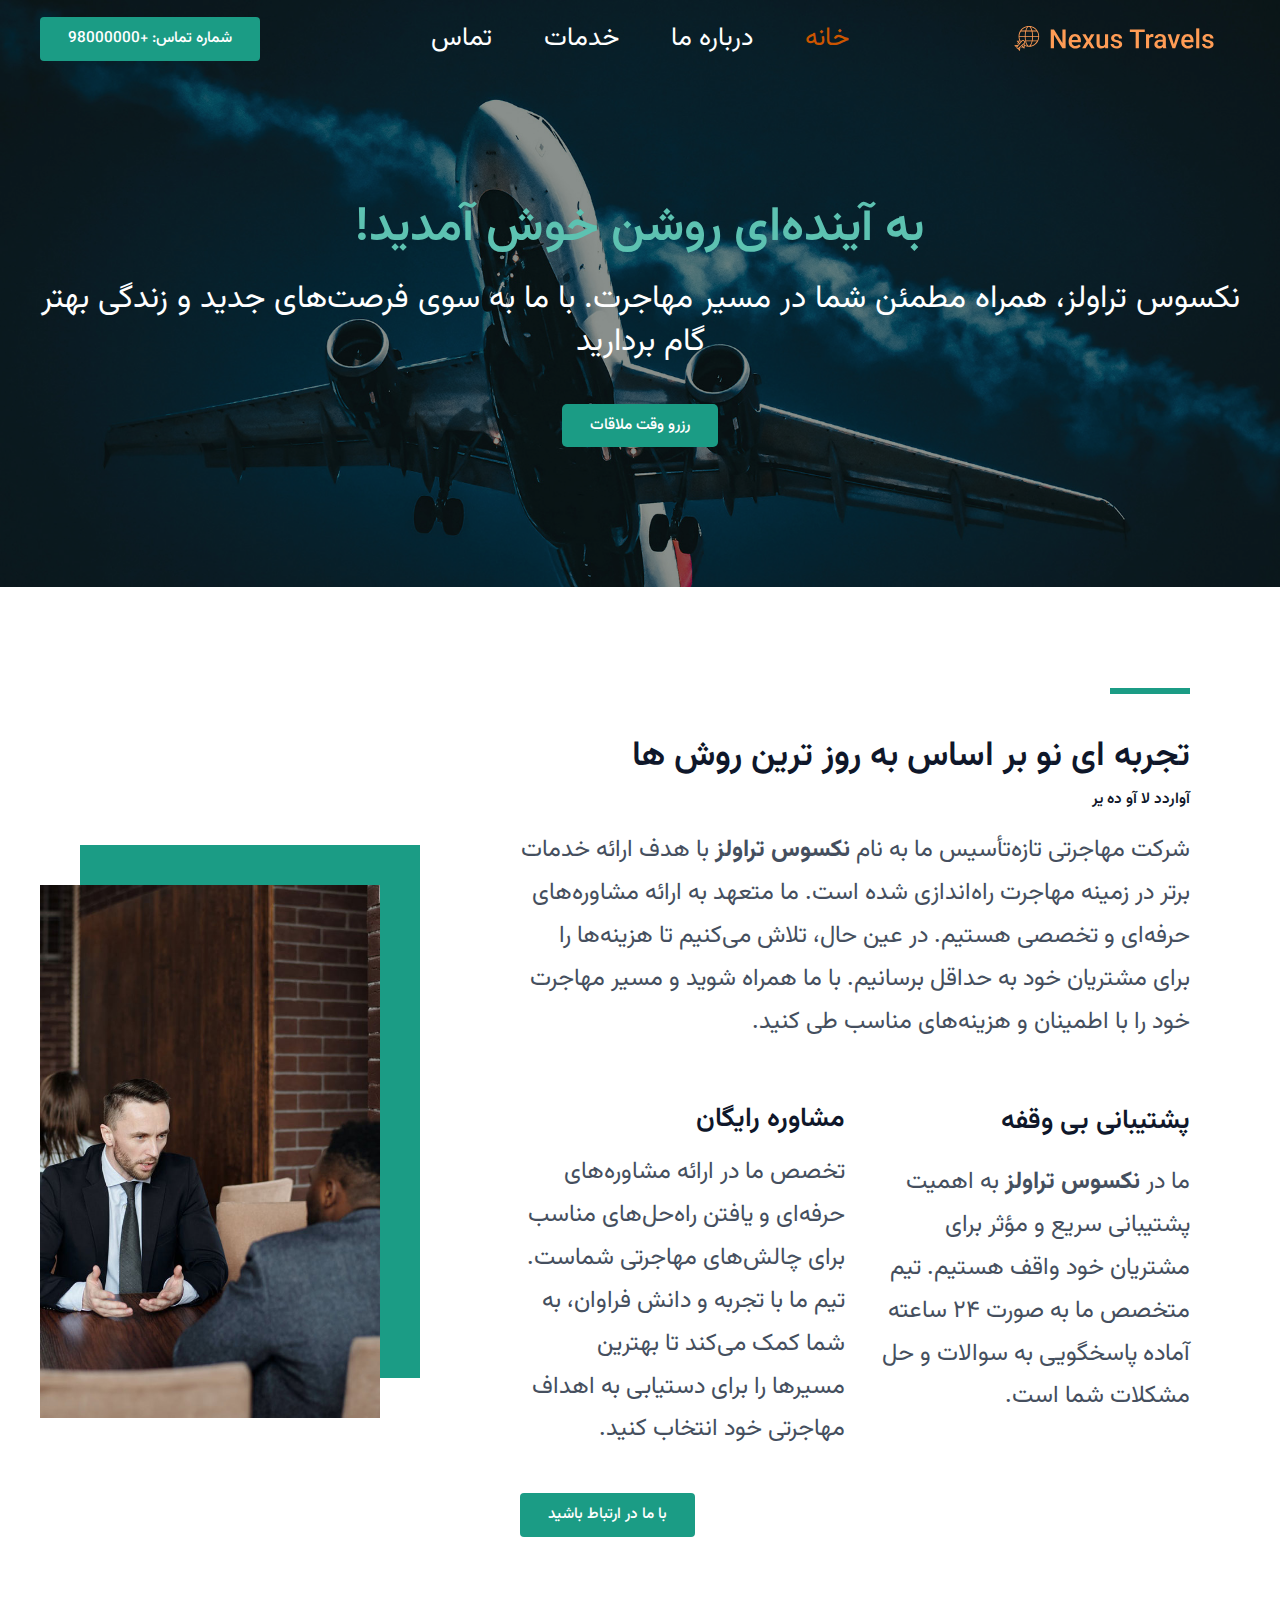
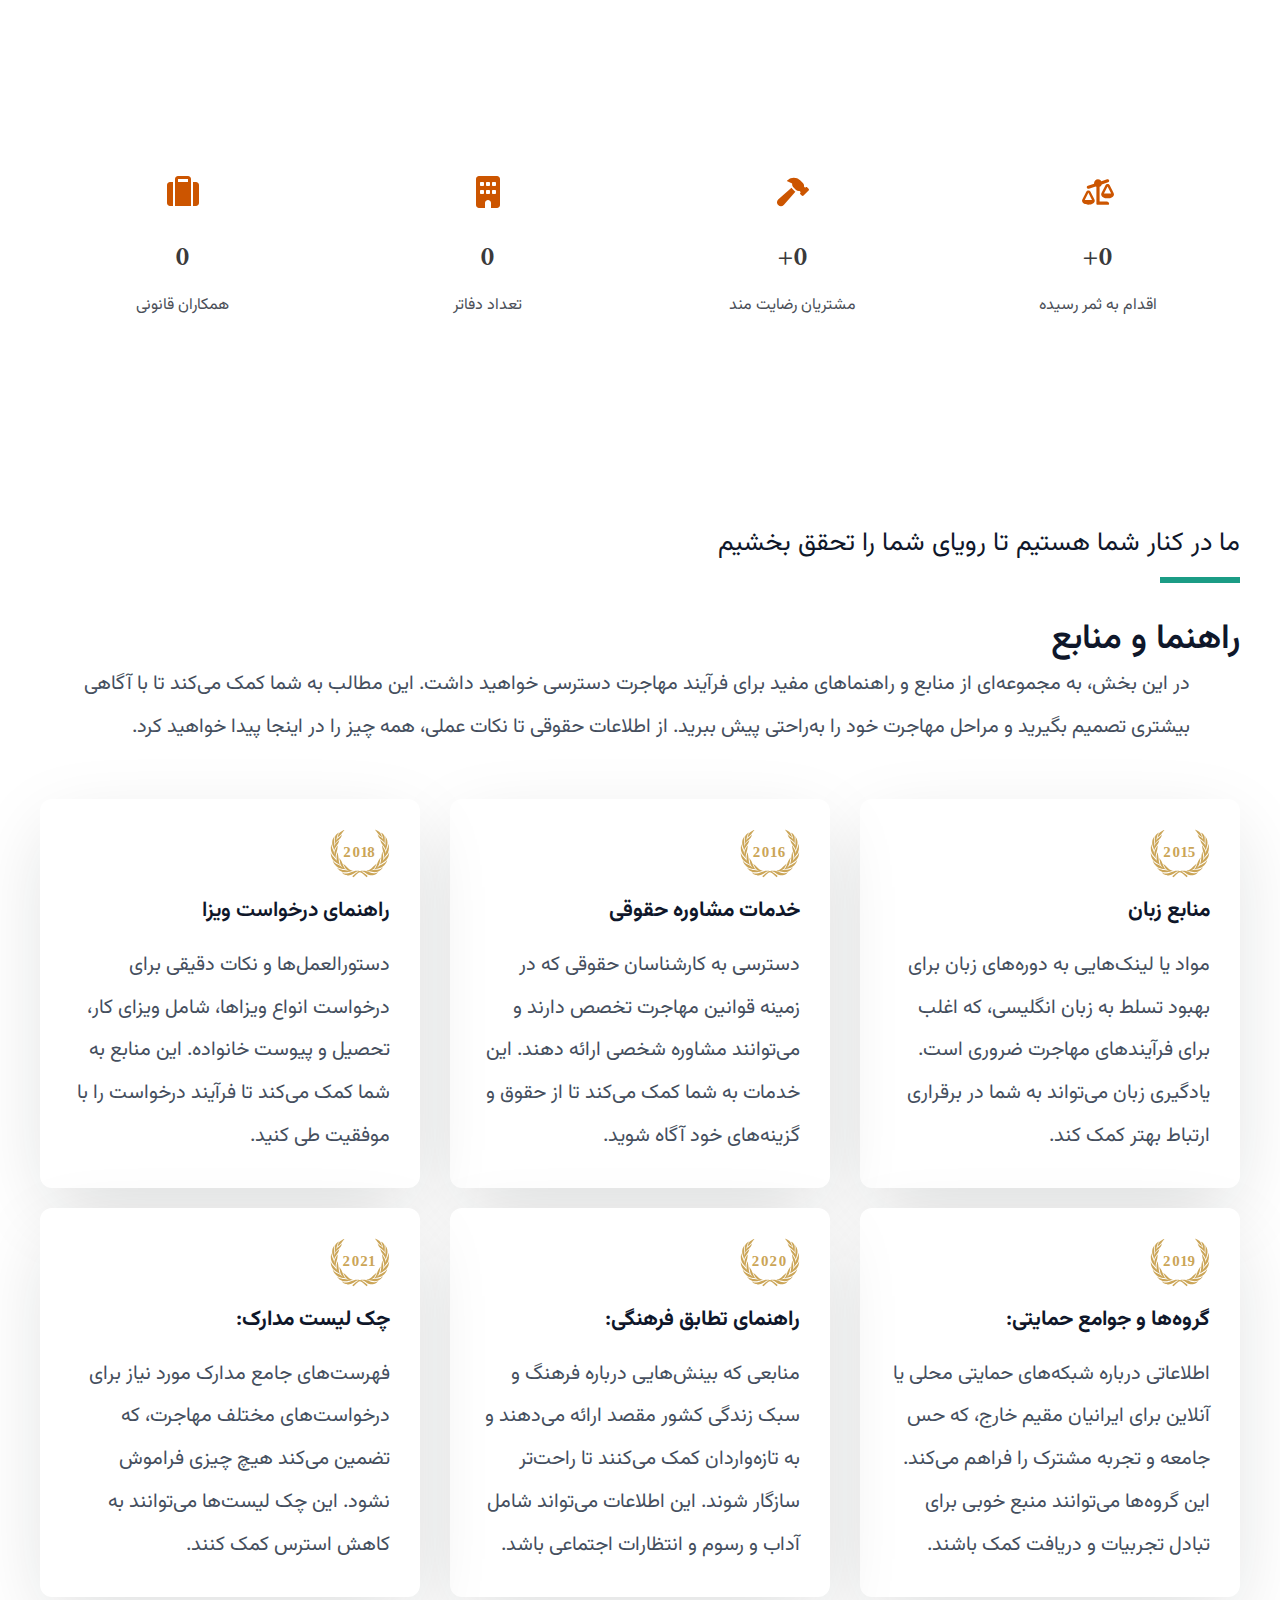
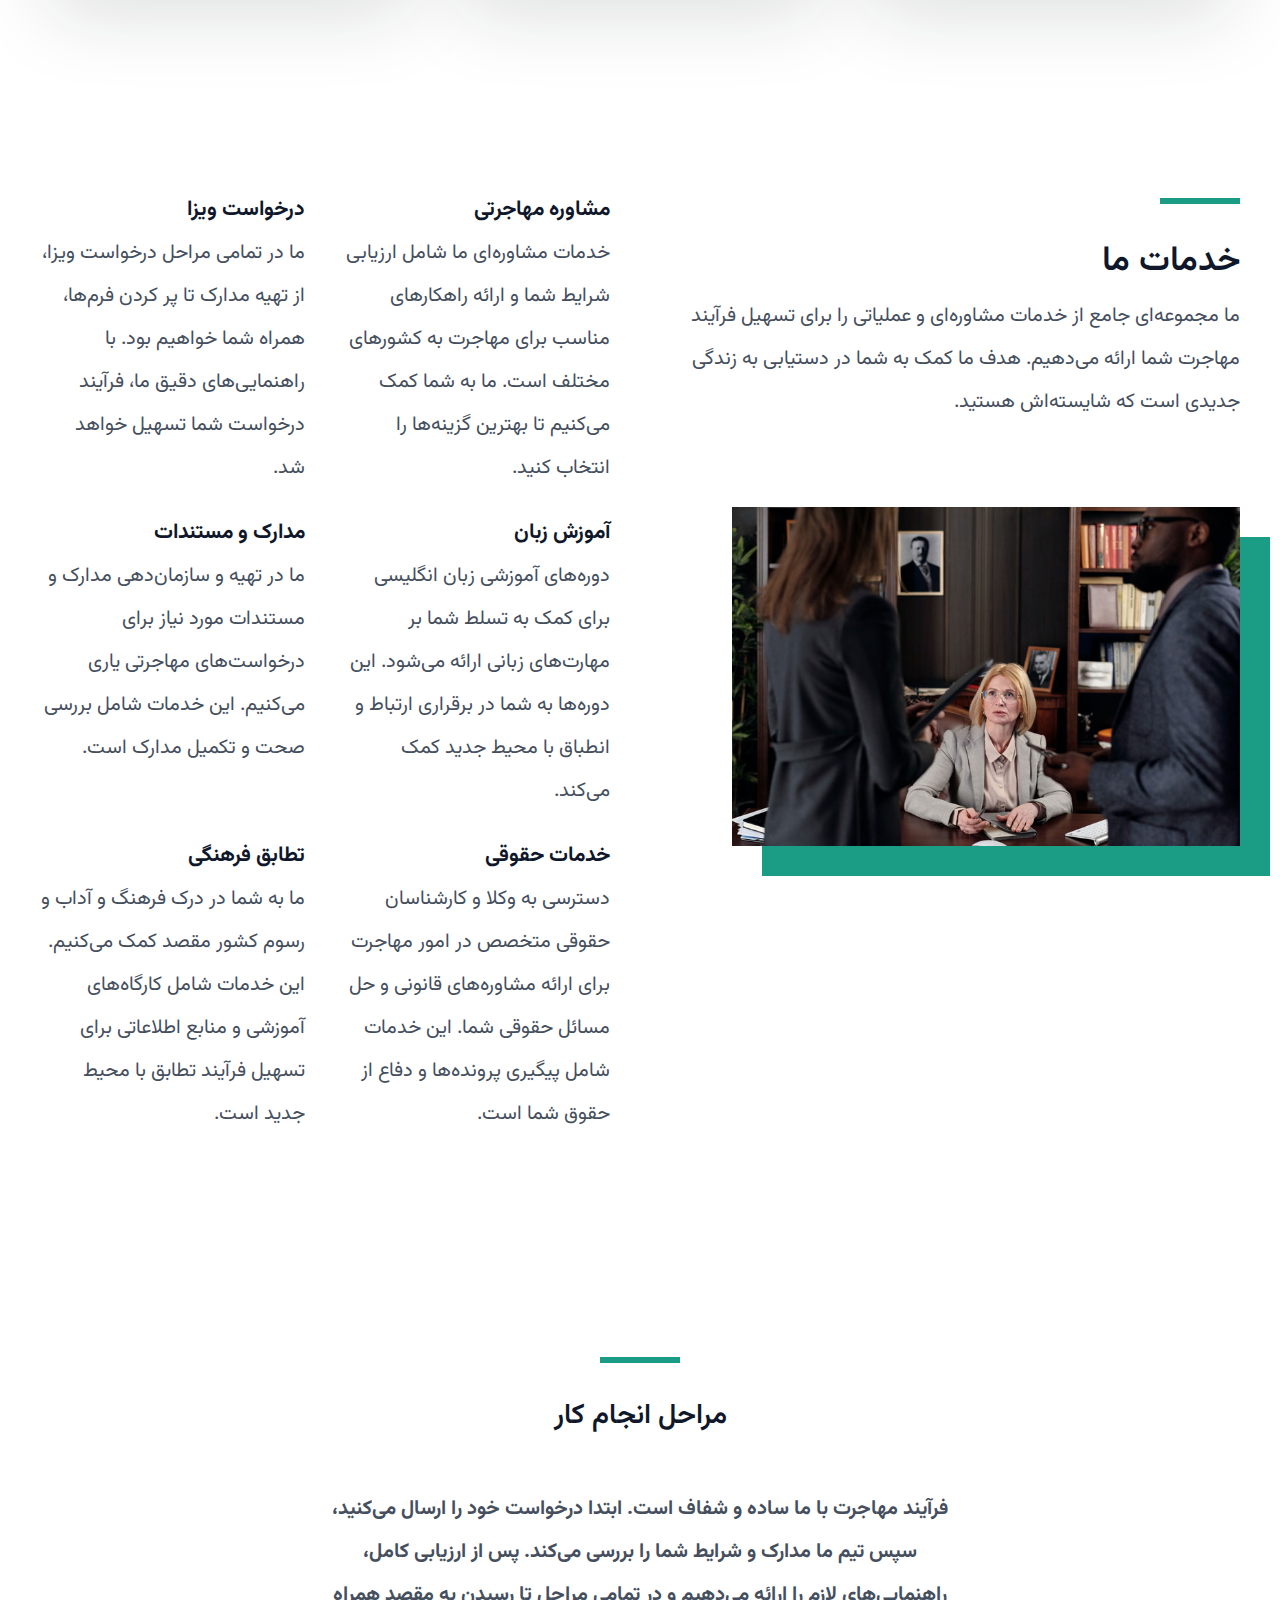
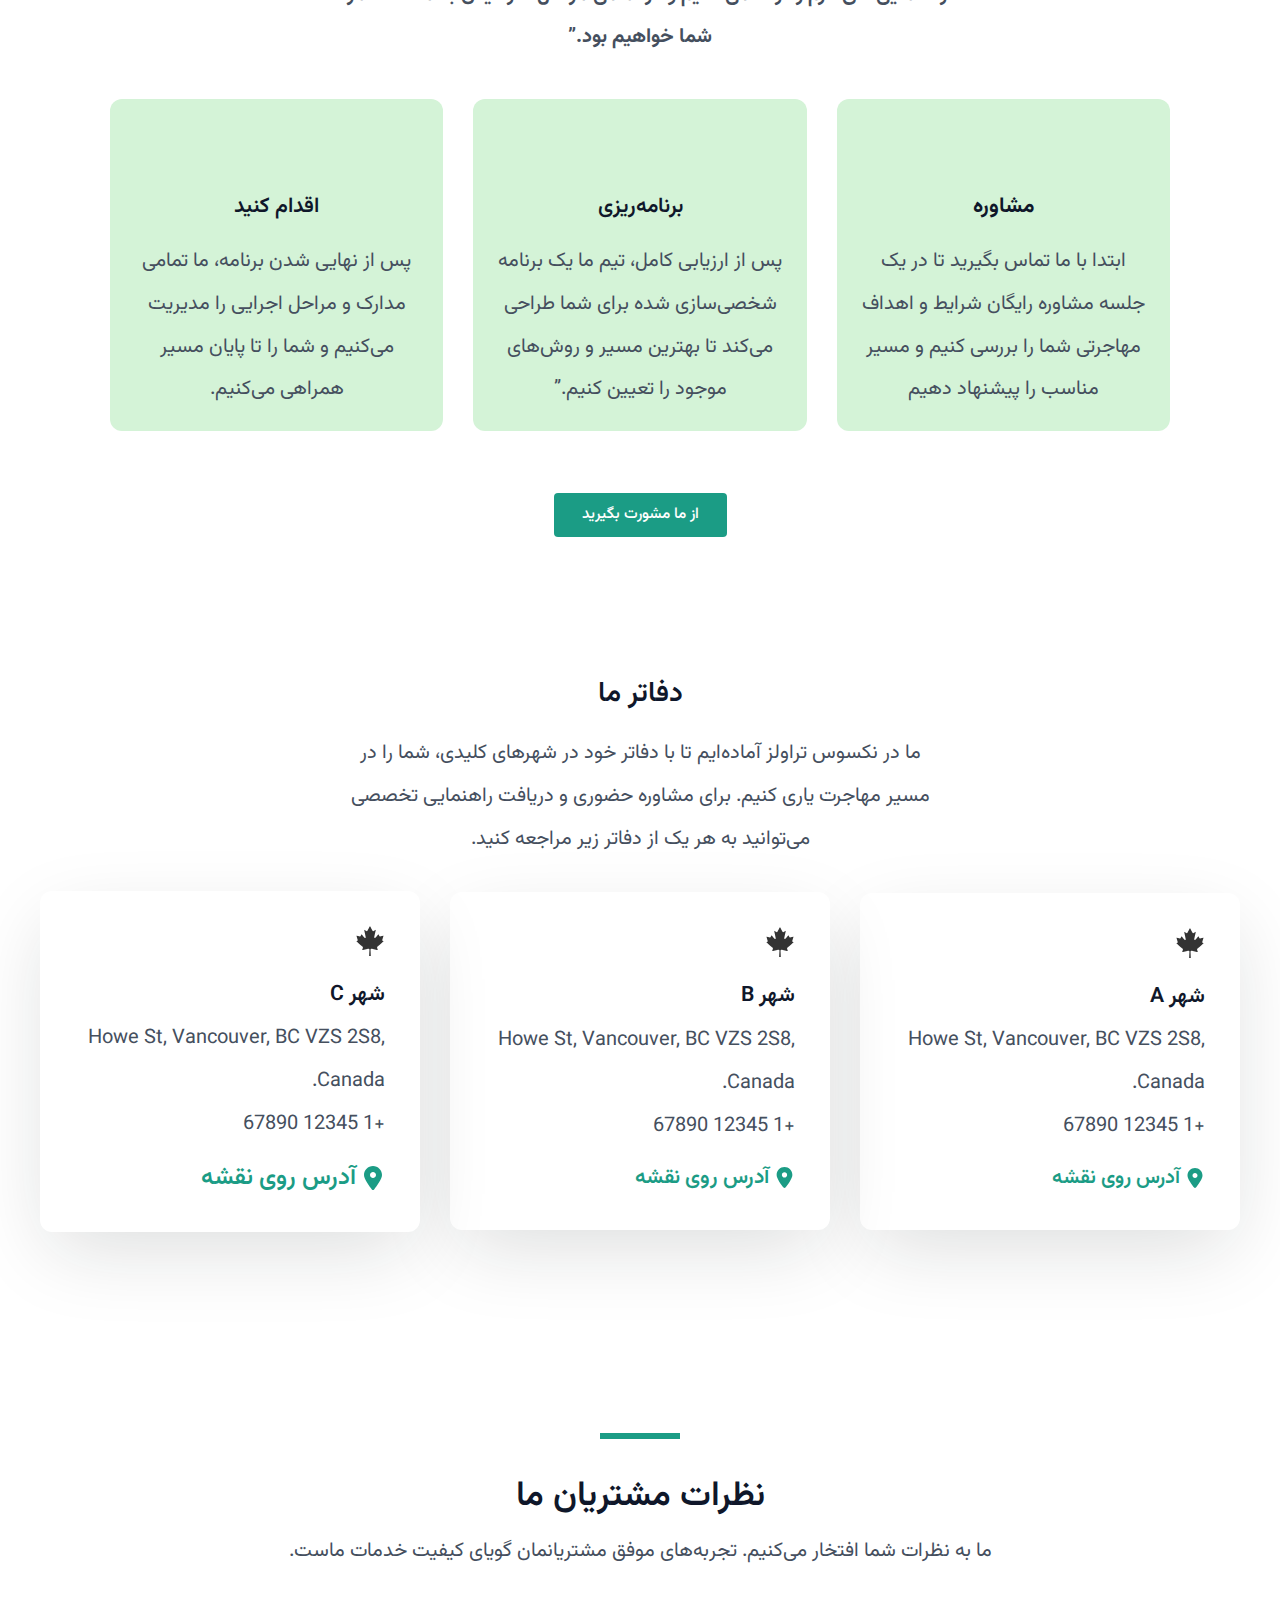
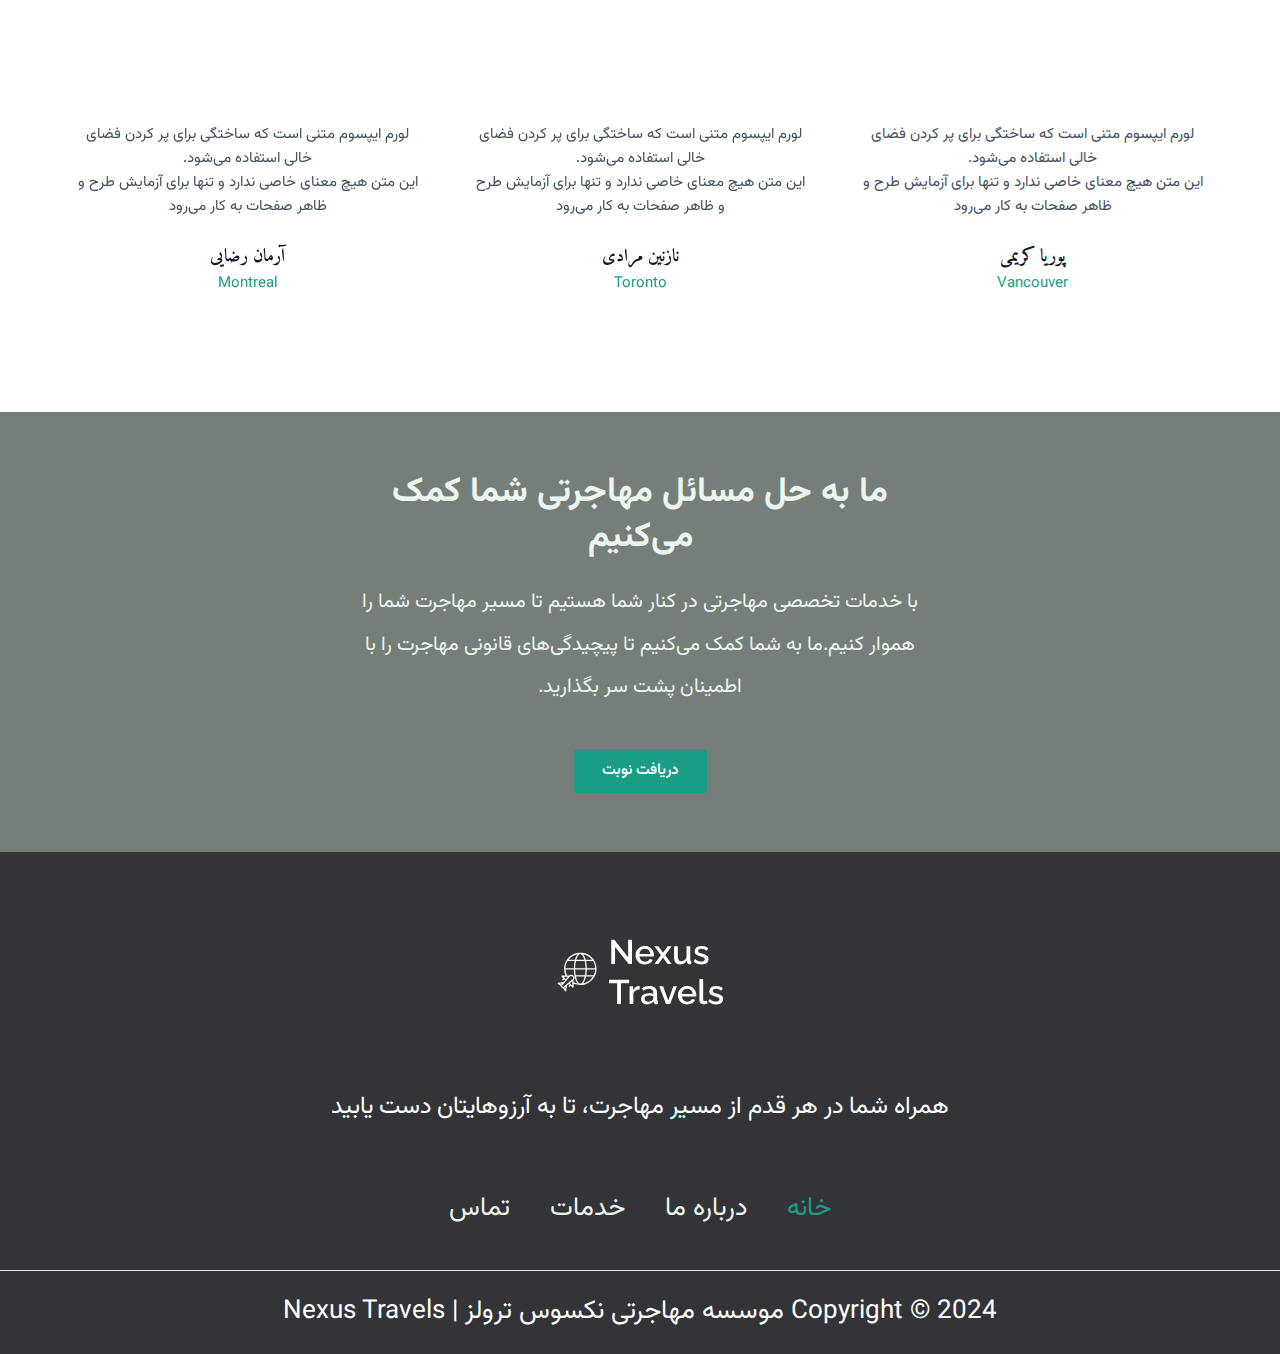
<file: index.html>
<!DOCTYPE html>
<html dir="rtl" lang="fa-IR">
<head>
<meta charset="UTF-8">
<meta name="viewport" content="width=device-width, initial-scale=1">
	 <link rel="profile" href="https://gmpg.org/xfn/11"> 
	 <title>موسسه مهاجرتی نکسوس ترولز | Nexus Travels</title>
<meta name="robots" content="max-image-preview:large">
<link rel="dns-prefetch" href="//fonts.googleapis.com">
<link rel="alternate" type="application/rss+xml" title="موسسه مهاجرتی نکسوس ترولز | Nexus Travels &raquo; خوراک" href="/feed/">
<link rel="alternate" type="application/rss+xml" title="موسسه مهاجرتی نکسوس ترولز | Nexus Travels &raquo; خوراک دیدگاه‌ها" href="/comments/feed/">
<script>
window._wpemojiSettings = {"baseUrl":"https:\/\/s.w.org\/images\/core\/emoji\/15.0.3\/72x72\/","ext":".png","svgUrl":"https:\/\/s.w.org\/images\/core\/emoji\/15.0.3\/svg\/","svgExt":".svg","source":{"concatemoji":"\/wp-includes\/js\/wp-emoji-release.min.js?ver=6.6.2"}};
/*! This file is auto-generated */
!function(i,n){var o,s,e;function c(e){try{var t={supportTests:e,timestamp:(new Date).valueOf()};sessionStorage.setItem(o,JSON.stringify(t))}catch(e){}}function p(e,t,n){e.clearRect(0,0,e.canvas.width,e.canvas.height),e.fillText(t,0,0);var t=new Uint32Array(e.getImageData(0,0,e.canvas.width,e.canvas.height).data),r=(e.clearRect(0,0,e.canvas.width,e.canvas.height),e.fillText(n,0,0),new Uint32Array(e.getImageData(0,0,e.canvas.width,e.canvas.height).data));return t.every(function(e,t){return e===r[t]})}function u(e,t,n){switch(t){case"flag":return n(e,"🏳️‍⚧️","🏳️​⚧️")?!1:!n(e,"🇺🇳","🇺​🇳")&&!n(e,"🏴󠁧󠁢󠁥󠁮󠁧󠁿","🏴​󠁧​󠁢​󠁥​󠁮​󠁧​󠁿");case"emoji":return!n(e,"🐦‍⬛","🐦​⬛")}return!1}function f(e,t,n){var r="undefined"!=typeof WorkerGlobalScope&&self instanceof WorkerGlobalScope?new OffscreenCanvas(300,150):i.createElement("canvas"),a=r.getContext("2d",{willReadFrequently:!0}),o=(a.textBaseline="top",a.font="600 32px Arial",{});return e.forEach(function(e){o[e]=t(a,e,n)}),o}function t(e){var t=i.createElement("script");t.src=e,t.defer=!0,i.head.appendChild(t)}"undefined"!=typeof Promise&&(o="wpEmojiSettingsSupports",s=["flag","emoji"],n.supports={everything:!0,everythingExceptFlag:!0},e=new Promise(function(e){i.addEventListener("DOMContentLoaded",e,{once:!0})}),new Promise(function(t){var n=function(){try{var e=JSON.parse(sessionStorage.getItem(o));if("object"==typeof e&&"number"==typeof e.timestamp&&(new Date).valueOf()<e.timestamp+604800&&"object"==typeof e.supportTests)return e.supportTests}catch(e){}return null}();if(!n){if("undefined"!=typeof Worker&&"undefined"!=typeof OffscreenCanvas&&"undefined"!=typeof URL&&URL.createObjectURL&&"undefined"!=typeof Blob)try{var e="postMessage("+f.toString()+"("+[JSON.stringify(s),u.toString(),p.toString()].join(",")+"));",r=new Blob([e],{type:"text/javascript"}),a=new Worker(URL.createObjectURL(r),{name:"wpTestEmojiSupports"});return void(a.onmessage=function(e){c(n=e.data),a.terminate(),t(n)})}catch(e){}c(n=f(s,u,p))}t(n)}).then(function(e){for(var t in e)n.supports[t]=e[t],n.supports.everything=n.supports.everything&&n.supports[t],"flag"!==t&&(n.supports.everythingExceptFlag=n.supports.everythingExceptFlag&&n.supports[t]);n.supports.everythingExceptFlag=n.supports.everythingExceptFlag&&!n.supports.flag,n.DOMReady=!1,n.readyCallback=function(){n.DOMReady=!0}}).then(function(){return e}).then(function(){var e;n.supports.everything||(n.readyCallback(),(e=n.source||{}).concatemoji?t(e.concatemoji):e.wpemoji&&e.twemoji&&(t(e.twemoji),t(e.wpemoji)))}))}((window,document),window._wpemojiSettings);
</script>
<link rel="stylesheet" id="astra-theme-css-rtl-css" href="/wp-content/themes/astra/assets/css/minified/main.min-rtl.css?ver=4.8.3" media="all">
<style id="astra-theme-css-inline-css">:root{--ast-post-nav-space:0;--ast-container-default-xlg-padding:6.67em;--ast-container-default-lg-padding:5.67em;--ast-container-default-slg-padding:4.34em;--ast-container-default-md-padding:3.34em;--ast-container-default-sm-padding:6.67em;--ast-container-default-xs-padding:2.4em;--ast-container-default-xxs-padding:1.4em;--ast-code-block-background:#EEEEEE;--ast-comment-inputs-background:#FAFAFA;--ast-normal-container-width:1200px;--ast-narrow-container-width:750px;--ast-blog-title-font-weight:normal;--ast-blog-meta-weight:inherit;}html{font-size:31.25%;}a,.page-title{color:#ffffff;}a:hover,a:focus{color:var(--ast-global-color-1);}body,button,input,select,textarea,.ast-button,.ast-custom-button{font-family:'Vazirmatn',sans-serif;font-weight:400;font-size:5.2em;line-height:var(--ast-body-line-height,1.65em);}blockquote{color:var(--ast-global-color-3);}h1,.entry-content h1,h2,.entry-content h2,h3,.entry-content h3,h4,.entry-content h4,h5,.entry-content h5,h6,.entry-content h6,.site-title,.site-title a{font-family:'Vazirmatn',sans-serif;font-weight:600;}.site-title{font-size:35px;font-size:6.7307692307692rem;display:none;}header .custom-logo-link img{max-width:115px;width:115px;}.astra-logo-svg{width:115px;}.site-header .site-description{font-size:15px;font-size:2.8846153846154rem;display:none;}.entry-title{font-size:26px;font-size:5rem;}.archive .ast-article-post .ast-article-inner,.blog .ast-article-post .ast-article-inner,.archive .ast-article-post .ast-article-inner:hover,.blog .ast-article-post .ast-article-inner:hover{overflow:hidden;}h1,.entry-content h1{font-size:50px;font-size:9.6153846153846rem;font-weight:600;font-family:'Vazirmatn',sans-serif;line-height:1.4em;}h2,.entry-content h2{font-size:36px;font-size:6.9230769230769rem;font-weight:600;font-family:'Vazirmatn',sans-serif;line-height:1.3em;}h3,.entry-content h3{font-size:28px;font-size:5.3846153846154rem;font-weight:600;font-family:'Vazirmatn',sans-serif;line-height:1.3em;}h4,.entry-content h4{font-size:22px;font-size:4.2307692307692rem;line-height:1.2em;font-weight:600;font-family:'Vazirmatn',sans-serif;}h5,.entry-content h5{font-size:20px;font-size:3.8461538461538rem;line-height:1.2em;font-weight:600;font-family:'Vazirmatn',sans-serif;}h6,.entry-content h6{font-size:16px;font-size:3.0769230769231rem;line-height:1.25em;font-weight:600;font-family:'Vazirmatn',sans-serif;}::selection{background-color:var(--ast-global-color-0);color:#ffffff;}body,h1,.entry-title a,.entry-content h1,h2,.entry-content h2,h3,.entry-content h3,h4,.entry-content h4,h5,.entry-content h5,h6,.entry-content h6{color:var(--ast-global-color-3);}.tagcloud a:hover,.tagcloud a:focus,.tagcloud a.current-item{color:#000000;border-color:#ffffff;background-color:#ffffff;}input:focus,input[type="text"]:focus,input[type="email"]:focus,input[type="url"]:focus,input[type="password"]:focus,input[type="reset"]:focus,input[type="search"]:focus,textarea:focus{border-color:#ffffff;}input[type="radio"]:checked,input[type=reset],input[type="checkbox"]:checked,input[type="checkbox"]:hover:checked,input[type="checkbox"]:focus:checked,input[type=range]::-webkit-slider-thumb{border-color:#ffffff;background-color:#ffffff;box-shadow:none;}.site-footer a:hover + .post-count,.site-footer a:focus + .post-count{background:#ffffff;border-color:#ffffff;}.single .nav-links .nav-previous,.single .nav-links .nav-next{color:#ffffff;}.entry-meta,.entry-meta *{line-height:1.45;color:#ffffff;}.entry-meta a:not(.ast-button):hover,.entry-meta a:not(.ast-button):hover *,.entry-meta a:not(.ast-button):focus,.entry-meta a:not(.ast-button):focus *,.page-links > .page-link,.page-links .page-link:hover,.post-navigation a:hover{color:var(--ast-global-color-1);}#cat option,.secondary .calendar_wrap thead a,.secondary .calendar_wrap thead a:visited{color:#ffffff;}.secondary .calendar_wrap #today,.ast-progress-val span{background:#ffffff;}.secondary a:hover + .post-count,.secondary a:focus + .post-count{background:#ffffff;border-color:#ffffff;}.calendar_wrap #today > a{color:#000000;}.page-links .page-link,.single .post-navigation a{color:#ffffff;}.ast-search-menu-icon .search-form button.search-submit{padding:0 4px;}.ast-search-menu-icon form.search-form{padding-right:0;}.ast-search-menu-icon.slide-search input.search-field{width:0;}.ast-header-search .ast-search-menu-icon.ast-dropdown-active .search-form,.ast-header-search .ast-search-menu-icon.ast-dropdown-active .search-field:focus{transition:all 0.2s;}.search-form input.search-field:focus{outline:none;}.astra-logo-svg:not(.sticky-custom-logo .astra-logo-svg,.transparent-custom-logo .astra-logo-svg,.advanced-header-logo .astra-logo-svg){height:29px;}.wp-block-latest-posts > li > a{color:var(--ast-global-color-2);}.widget-title,.widget .wp-block-heading{font-size:7px;font-size:1.3461538461538rem;color:var(--ast-global-color-3);}.ast-single-post .entry-content a,.ast-comment-content a:not(.ast-comment-edit-reply-wrap a){text-decoration:underline;}.ast-single-post .wp-block-button .wp-block-button__link,.ast-single-post .elementor-button-wrapper .elementor-button,.ast-single-post .entry-content .uagb-tab a,.ast-single-post .entry-content .uagb-ifb-cta a,.ast-single-post .entry-content .wp-block-uagb-buttons a,.ast-single-post .entry-content .uabb-module-content a,.ast-single-post .entry-content .uagb-post-grid a,.ast-single-post .entry-content .uagb-timeline a,.ast-single-post .entry-content .uagb-toc__wrap a,.ast-single-post .entry-content .uagb-taxomony-box a,.ast-single-post .entry-content .woocommerce a,.entry-content .wp-block-latest-posts > li > a,.ast-single-post .entry-content .wp-block-file__button,li.ast-post-filter-single,.ast-single-post .wp-block-buttons .wp-block-button.is-style-outline .wp-block-button__link,.ast-single-post .ast-comment-content .comment-reply-link,.ast-single-post .ast-comment-content .comment-edit-link{text-decoration:none;}.ast-search-menu-icon.slide-search a:focus-visible:focus-visible,.astra-search-icon:focus-visible,#close:focus-visible,a:focus-visible,.ast-menu-toggle:focus-visible,.site .skip-link:focus-visible,.wp-block-loginout input:focus-visible,.wp-block-search.wp-block-search__button-inside .wp-block-search__inside-wrapper,.ast-header-navigation-arrow:focus-visible,.woocommerce .wc-proceed-to-checkout > .checkout-button:focus-visible,.woocommerce .woocommerce-MyAccount-navigation ul li a:focus-visible,.ast-orders-table__row .ast-orders-table__cell:focus-visible,.woocommerce .woocommerce-order-details .order-again > .button:focus-visible,.woocommerce .woocommerce-message a.button.wc-forward:focus-visible,.woocommerce #minus_qty:focus-visible,.woocommerce #plus_qty:focus-visible,a#ast-apply-coupon:focus-visible,.woocommerce .woocommerce-info a:focus-visible,.woocommerce .astra-shop-summary-wrap a:focus-visible,.woocommerce a.wc-forward:focus-visible,#ast-apply-coupon:focus-visible,.woocommerce-js .woocommerce-mini-cart-item a.remove:focus-visible,#close:focus-visible,.button.search-submit:focus-visible,#search_submit:focus,.normal-search:focus-visible,.ast-header-account-wrap:focus-visible,.woocommerce .ast-on-card-button.ast-quick-view-trigger:focus{outline-style:dotted;outline-color:inherit;outline-width:thin;}input:focus,input[type="text"]:focus,input[type="email"]:focus,input[type="url"]:focus,input[type="password"]:focus,input[type="reset"]:focus,input[type="search"]:focus,input[type="number"]:focus,textarea:focus,.wp-block-search__input:focus,[data-section="section-header-mobile-trigger"] .ast-button-wrap .ast-mobile-menu-trigger-minimal:focus,.ast-mobile-popup-drawer.active .menu-toggle-close:focus,.woocommerce-ordering select.orderby:focus,#ast-scroll-top:focus,#coupon_code:focus,.woocommerce-page #comment:focus,.woocommerce #reviews #respond input#submit:focus,.woocommerce a.add_to_cart_button:focus,.woocommerce .button.single_add_to_cart_button:focus,.woocommerce .woocommerce-cart-form button:focus,.woocommerce .woocommerce-cart-form__cart-item .quantity .qty:focus,.woocommerce .woocommerce-billing-fields .woocommerce-billing-fields__field-wrapper .woocommerce-input-wrapper > .input-text:focus,.woocommerce #order_comments:focus,.woocommerce #place_order:focus,.woocommerce .woocommerce-address-fields .woocommerce-address-fields__field-wrapper .woocommerce-input-wrapper > .input-text:focus,.woocommerce .woocommerce-MyAccount-content form button:focus,.woocommerce .woocommerce-MyAccount-content .woocommerce-EditAccountForm .woocommerce-form-row .woocommerce-Input.input-text:focus,.woocommerce .ast-woocommerce-container .woocommerce-pagination ul.page-numbers li a:focus,body #content .woocommerce form .form-row .select2-container--default .select2-selection--single:focus,#ast-coupon-code:focus,.woocommerce.woocommerce-js .quantity input[type=number]:focus,.woocommerce-js .woocommerce-mini-cart-item .quantity input[type=number]:focus,.woocommerce p#ast-coupon-trigger:focus{border-style:dotted;border-color:inherit;border-width:thin;}input{outline:none;}.ast-logo-title-inline .site-logo-img{padding-right:1em;}.site-logo-img img{ transition:all 0.2s linear;}body .ast-oembed-container *{position:absolute;top:0;width:100%;height:100%;right:0;}body .wp-block-embed-pocket-casts .ast-oembed-container *{position:unset;}.ast-single-post-featured-section + article {margin-top: 2em;}.site-content .ast-single-post-featured-section img {width: 100%;overflow: hidden;object-fit: cover;}.site > .ast-single-related-posts-container {margin-top: 0;}@media (min-width: 922px) {.ast-desktop .ast-container--narrow {max-width: var(--ast-narrow-container-width);margin: 0 auto;}}@media (max-width:921.9px){#ast-desktop-header{display:none;}}@media (min-width:922px){#ast-mobile-header{display:none;}}.wp-block-buttons.aligncenter{justify-content:center;}@media (max-width:921px){.ast-theme-transparent-header #primary,.ast-theme-transparent-header #secondary{padding:0;}}@media (max-width:921px){.ast-plain-container.ast-no-sidebar #primary{padding:0;}}.ast-plain-container.ast-no-sidebar #primary{margin-top:0;margin-bottom:0;}.wp-block-button.is-style-outline .wp-block-button__link{border-color:var(--ast-global-color-0);}div.wp-block-button.is-style-outline > .wp-block-button__link:not(.has-text-color),div.wp-block-button.wp-block-button__link.is-style-outline:not(.has-text-color){color:var(--ast-global-color-0);}.wp-block-button.is-style-outline .wp-block-button__link:hover,.wp-block-buttons .wp-block-button.is-style-outline .wp-block-button__link:focus,.wp-block-buttons .wp-block-button.is-style-outline > .wp-block-button__link:not(.has-text-color):hover,.wp-block-buttons .wp-block-button.wp-block-button__link.is-style-outline:not(.has-text-color):hover{color:#ffffff;background-color:#cc5500;border-color:#cc5500;}.post-page-numbers.current .page-link,.ast-pagination .page-numbers.current{color:#ffffff;border-color:var(--ast-global-color-0);background-color:var(--ast-global-color-0);}.wp-block-buttons .wp-block-button.is-style-outline .wp-block-button__link.wp-element-button,.ast-outline-button,.wp-block-uagb-buttons-child .uagb-buttons-repeater.ast-outline-button{border-color:var(--ast-global-color-0);border-top-width:1px;border-right-width:1px;border-bottom-width:1px;border-left-width:1px;font-family:inherit;font-weight:500;font-size:13px;font-size:2.5rem;line-height:1em;text-transform:uppercase;padding-top:14px;padding-right:28px;padding-bottom:14px;padding-left:28px;border-top-left-radius:4px;border-top-right-radius:4px;border-bottom-right-radius:4px;border-bottom-left-radius:4px;}.wp-block-buttons .wp-block-button.is-style-outline > .wp-block-button__link:not(.has-text-color),.wp-block-buttons .wp-block-button.wp-block-button__link.is-style-outline:not(.has-text-color),.ast-outline-button{color:var(--ast-global-color-0);}.wp-block-button.is-style-outline .wp-block-button__link:hover,.wp-block-buttons .wp-block-button.is-style-outline .wp-block-button__link:focus,.wp-block-buttons .wp-block-button.is-style-outline > .wp-block-button__link:not(.has-text-color):hover,.wp-block-buttons .wp-block-button.wp-block-button__link.is-style-outline:not(.has-text-color):hover,.ast-outline-button:hover,.ast-outline-button:focus,.wp-block-uagb-buttons-child .uagb-buttons-repeater.ast-outline-button:hover,.wp-block-uagb-buttons-child .uagb-buttons-repeater.ast-outline-button:focus{color:#ffffff;background-color:#cc5500;border-color:var(--ast-global-color-0);}.wp-block-button .wp-block-button__link.wp-element-button.is-style-outline:not(.has-background),.wp-block-button.is-style-outline>.wp-block-button__link.wp-element-button:not(.has-background),.ast-outline-button{background-color:transparent;}@media (max-width:921px){.wp-block-buttons .wp-block-button.is-style-outline .wp-block-button__link.wp-element-button,.ast-outline-button,.wp-block-uagb-buttons-child .uagb-buttons-repeater.ast-outline-button{padding-top:14px;padding-right:28px;padding-bottom:14px;padding-left:28px;border-top-left-radius:4px;border-top-right-radius:4px;border-bottom-right-radius:4px;border-bottom-left-radius:4px;}}@media (max-width:544px){.wp-block-buttons .wp-block-button.is-style-outline .wp-block-button__link.wp-element-button,.ast-outline-button,.wp-block-uagb-buttons-child .uagb-buttons-repeater.ast-outline-button{font-size:13px;font-size:2.5rem;padding-top:12px;padding-right:24px;padding-bottom:12px;padding-left:22px;border-top-left-radius:4px;border-top-right-radius:4px;border-bottom-right-radius:4px;border-bottom-left-radius:4px;}}.entry-content[data-ast-blocks-layout] > figure{margin-bottom:1em;}h1.widget-title{font-weight:600;}h2.widget-title{font-weight:600;}h3.widget-title{font-weight:600;}@media (max-width:921px){.ast-separate-container #primary,.ast-separate-container #secondary{padding:1.5em 0;}#primary,#secondary{padding:1.5em 0;margin:0;}.ast-left-sidebar #content > .ast-container{display:flex;flex-direction:column-reverse;width:100%;}.ast-separate-container .ast-article-post,.ast-separate-container .ast-article-single{padding:1.5em 2.14em;}.ast-author-box img.avatar{margin:20px 0 0 0;}}@media (min-width:922px){.ast-separate-container.ast-right-sidebar #primary,.ast-separate-container.ast-left-sidebar #primary{border:0;}.search-no-results.ast-separate-container #primary{margin-bottom:4em;}}.wp-block-button .wp-block-button__link{color:#ffffff;}.wp-block-button .wp-block-button__link:hover,.wp-block-button .wp-block-button__link:focus{color:#ffffff;background-color:#cc5500;border-color:#cc5500;}.wp-block-button .wp-block-button__link,.wp-block-search .wp-block-search__button,body .wp-block-file .wp-block-file__button{border-style:solid;border-top-width:0px;border-right-width:0px;border-left-width:0px;border-bottom-width:0px;border-color:var(--ast-global-color-0);background-color:var(--ast-global-color-0);color:#ffffff;font-family:inherit;font-weight:500;line-height:1em;text-transform:uppercase;letter-spacing:1px;font-size:16px;font-size:3.0769230769231rem;border-top-left-radius:4px;border-top-right-radius:4px;border-bottom-right-radius:4px;border-bottom-left-radius:4px;padding-top:14px;padding-right:28px;padding-bottom:14px;padding-left:28px;}@media (max-width:921px){.wp-block-button .wp-block-button__link,.wp-block-search .wp-block-search__button,body .wp-block-file .wp-block-file__button{padding-top:14px;padding-right:28px;padding-bottom:14px;padding-left:28px;border-top-left-radius:4px;border-top-right-radius:4px;border-bottom-right-radius:4px;border-bottom-left-radius:4px;}}@media (max-width:544px){.wp-block-button .wp-block-button__link,.wp-block-search .wp-block-search__button,body .wp-block-file .wp-block-file__button{font-size:13px;font-size:2.5rem;padding-top:12px;padding-right:24px;padding-bottom:12px;padding-left:24px;border-top-left-radius:4px;border-top-right-radius:4px;border-bottom-right-radius:4px;border-bottom-left-radius:4px;}}.menu-toggle,button,.ast-button,.ast-custom-button,.button,input#submit,input[type="button"],input[type="submit"],input[type="reset"],form[CLASS*="wp-block-search__"].wp-block-search .wp-block-search__inside-wrapper .wp-block-search__button,body .wp-block-file .wp-block-file__button,.woocommerce-js a.button,.woocommerce button.button,.woocommerce .woocommerce-message a.button,.woocommerce #respond input#submit.alt,.woocommerce input.button.alt,.woocommerce input.button,.woocommerce input.button:disabled,.woocommerce input.button:disabled[disabled],.woocommerce input.button:disabled:hover,.woocommerce input.button:disabled[disabled]:hover,.woocommerce #respond input#submit,.woocommerce button.button.alt.disabled,.wc-block-grid__products .wc-block-grid__product .wp-block-button__link,.wc-block-grid__product-onsale,[CLASS*="wc-block"] button,.woocommerce-js .astra-cart-drawer .astra-cart-drawer-content .woocommerce-mini-cart__buttons .button:not(.checkout):not(.ast-continue-shopping),.woocommerce-js .astra-cart-drawer .astra-cart-drawer-content .woocommerce-mini-cart__buttons a.checkout,.woocommerce button.button.alt.disabled.wc-variation-selection-needed,[CLASS*="wc-block"] .wc-block-components-button{border-style:solid;border-top-width:0px;border-right-width:0px;border-left-width:0px;border-bottom-width:0px;color:#ffffff;border-color:var(--ast-global-color-0);background-color:var(--ast-global-color-0);padding-top:14px;padding-right:28px;padding-bottom:14px;padding-left:28px;font-family:inherit;font-weight:500;font-size:16px;font-size:3.0769230769231rem;line-height:1em;text-transform:uppercase;letter-spacing:1px;border-top-left-radius:4px;border-top-right-radius:4px;border-bottom-right-radius:4px;border-bottom-left-radius:4px;}button:focus,.menu-toggle:hover,button:hover,.ast-button:hover,.ast-custom-button:hover .button:hover,.ast-custom-button:hover ,input[type=reset]:hover,input[type=reset]:focus,input#submit:hover,input#submit:focus,input[type="button"]:hover,input[type="button"]:focus,input[type="submit"]:hover,input[type="submit"]:focus,form[CLASS*="wp-block-search__"].wp-block-search .wp-block-search__inside-wrapper .wp-block-search__button:hover,form[CLASS*="wp-block-search__"].wp-block-search .wp-block-search__inside-wrapper .wp-block-search__button:focus,body .wp-block-file .wp-block-file__button:hover,body .wp-block-file .wp-block-file__button:focus,.woocommerce-js a.button:hover,.woocommerce button.button:hover,.woocommerce .woocommerce-message a.button:hover,.woocommerce #respond input#submit:hover,.woocommerce #respond input#submit.alt:hover,.woocommerce input.button.alt:hover,.woocommerce input.button:hover,.woocommerce button.button.alt.disabled:hover,.wc-block-grid__products .wc-block-grid__product .wp-block-button__link:hover,[CLASS*="wc-block"] button:hover,.woocommerce-js .astra-cart-drawer .astra-cart-drawer-content .woocommerce-mini-cart__buttons .button:not(.checkout):not(.ast-continue-shopping):hover,.woocommerce-js .astra-cart-drawer .astra-cart-drawer-content .woocommerce-mini-cart__buttons a.checkout:hover,.woocommerce button.button.alt.disabled.wc-variation-selection-needed:hover,[CLASS*="wc-block"] .wc-block-components-button:hover,[CLASS*="wc-block"] .wc-block-components-button:focus{color:#ffffff;background-color:#cc5500;border-color:#cc5500;}@media (max-width:921px){.menu-toggle,button,.ast-button,.ast-custom-button,.button,input#submit,input[type="button"],input[type="submit"],input[type="reset"],form[CLASS*="wp-block-search__"].wp-block-search .wp-block-search__inside-wrapper .wp-block-search__button,body .wp-block-file .wp-block-file__button,.woocommerce-js a.button,.woocommerce button.button,.woocommerce .woocommerce-message a.button,.woocommerce #respond input#submit.alt,.woocommerce input.button.alt,.woocommerce input.button,.woocommerce input.button:disabled,.woocommerce input.button:disabled[disabled],.woocommerce input.button:disabled:hover,.woocommerce input.button:disabled[disabled]:hover,.woocommerce #respond input#submit,.woocommerce button.button.alt.disabled,.wc-block-grid__products .wc-block-grid__product .wp-block-button__link,.wc-block-grid__product-onsale,[CLASS*="wc-block"] button,.woocommerce-js .astra-cart-drawer .astra-cart-drawer-content .woocommerce-mini-cart__buttons .button:not(.checkout):not(.ast-continue-shopping),.woocommerce-js .astra-cart-drawer .astra-cart-drawer-content .woocommerce-mini-cart__buttons a.checkout,.woocommerce button.button.alt.disabled.wc-variation-selection-needed,[CLASS*="wc-block"] .wc-block-components-button{padding-top:14px;padding-right:28px;padding-bottom:14px;padding-left:28px;border-top-left-radius:4px;border-top-right-radius:4px;border-bottom-right-radius:4px;border-bottom-left-radius:4px;}}@media (max-width:544px){.menu-toggle,button,.ast-button,.ast-custom-button,.button,input#submit,input[type="button"],input[type="submit"],input[type="reset"],form[CLASS*="wp-block-search__"].wp-block-search .wp-block-search__inside-wrapper .wp-block-search__button,body .wp-block-file .wp-block-file__button,.woocommerce-js a.button,.woocommerce button.button,.woocommerce .woocommerce-message a.button,.woocommerce #respond input#submit.alt,.woocommerce input.button.alt,.woocommerce input.button,.woocommerce input.button:disabled,.woocommerce input.button:disabled[disabled],.woocommerce input.button:disabled:hover,.woocommerce input.button:disabled[disabled]:hover,.woocommerce #respond input#submit,.woocommerce button.button.alt.disabled,.wc-block-grid__products .wc-block-grid__product .wp-block-button__link,.wc-block-grid__product-onsale,[CLASS*="wc-block"] button,.woocommerce-js .astra-cart-drawer .astra-cart-drawer-content .woocommerce-mini-cart__buttons .button:not(.checkout):not(.ast-continue-shopping),.woocommerce-js .astra-cart-drawer .astra-cart-drawer-content .woocommerce-mini-cart__buttons a.checkout,.woocommerce button.button.alt.disabled.wc-variation-selection-needed,[CLASS*="wc-block"] .wc-block-components-button{padding-top:12px;padding-right:24px;padding-bottom:12px;padding-left:24px;font-size:13px;font-size:2.5rem;border-top-left-radius:4px;border-top-right-radius:4px;border-bottom-right-radius:4px;border-bottom-left-radius:4px;}}@media (max-width:921px){.ast-mobile-header-stack .main-header-bar .ast-search-menu-icon{display:inline-block;}.ast-header-break-point.ast-header-custom-item-outside .ast-mobile-header-stack .main-header-bar .ast-search-icon{margin:0;}.ast-comment-avatar-wrap img{max-width:2.5em;}.ast-comment-meta{padding:0 1.8888em 1.3333em;}.ast-separate-container .ast-comment-list li.depth-1{padding:1.5em 2.14em;}.ast-separate-container .comment-respond{padding:2em 2.14em;}}@media (min-width:544px){.ast-container{max-width:100%;}}@media (max-width:544px){.ast-separate-container .ast-article-post,.ast-separate-container .ast-article-single,.ast-separate-container .comments-title,.ast-separate-container .ast-archive-description{padding:1.5em 1em;}.ast-separate-container #content .ast-container{padding-left:0.54em;padding-right:0.54em;}.ast-separate-container .ast-comment-list .bypostauthor{padding:.5em;}.ast-search-menu-icon.ast-dropdown-active .search-field{width:170px;}.menu-toggle,button,.ast-button,.button,input#submit,input[type="button"],input[type="submit"],input[type="reset"]{font-size:13px;font-size:2.5rem;}} #ast-mobile-header .ast-site-header-cart-li a{pointer-events:none;}body,.ast-separate-container{background-color:#ffffff;background-image:none;}@media (max-width:921px){.site-title{display:none;}.site-header .site-description{display:none;}h1,.entry-content h1{font-size:30px;}h2,.entry-content h2{font-size:25px;}h3,.entry-content h3{font-size:20px;}}@media (max-width:544px){.site-title{display:none;}.site-header .site-description{display:none;}h1,.entry-content h1{font-size:30px;}h2,.entry-content h2{font-size:25px;}h3,.entry-content h3{font-size:20px;}}@media (max-width:921px){html{font-size:28.5%;}}@media (max-width:544px){html{font-size:28.5%;}}@media (min-width:922px){.ast-container{max-width:1240px;}}@media (min-width:922px){.site-content .ast-container{display:flex;}}@media (max-width:921px){.site-content .ast-container{flex-direction:column;}}@media (min-width:922px){.main-header-menu .sub-menu .menu-item.ast-left-align-sub-menu:hover > .sub-menu,.main-header-menu .sub-menu .menu-item.ast-left-align-sub-menu.focus > .sub-menu{margin-left:-0px;}}.ast-theme-transparent-header [data-section="section-header-mobile-trigger"] .ast-button-wrap .ast-mobile-menu-trigger-minimal{background:transparent;}.site .comments-area{padding-bottom:3em;}.wp-block-file {display: flex;align-items: center;flex-wrap: wrap;justify-content: space-between;}.wp-block-pullquote {border: none;}.wp-block-pullquote blockquote::before {content: "\201D";font-family: "Helvetica",sans-serif;display: flex;transform: rotate( 180deg );font-size: 6rem;font-style: normal;line-height: 1;font-weight: bold;align-items: center;justify-content: center;}.has-text-align-right > blockquote::before {justify-content: flex-start;}.has-text-align-left > blockquote::before {justify-content: flex-end;}figure.wp-block-pullquote.is-style-solid-color blockquote {max-width: 100%;text-align: inherit;}:root {--wp--custom--ast-default-block-top-padding: 3em;--wp--custom--ast-default-block-right-padding: 3em;--wp--custom--ast-default-block-bottom-padding: 3em;--wp--custom--ast-default-block-left-padding: 3em;--wp--custom--ast-container-width: 1200px;--wp--custom--ast-content-width-size: 1200px;--wp--custom--ast-wide-width-size: calc(1200px + var(--wp--custom--ast-default-block-left-padding) + var(--wp--custom--ast-default-block-right-padding));}.ast-narrow-container {--wp--custom--ast-content-width-size: 750px;--wp--custom--ast-wide-width-size: 750px;}@media(max-width: 921px) {:root {--wp--custom--ast-default-block-top-padding: 3em;--wp--custom--ast-default-block-right-padding: 2em;--wp--custom--ast-default-block-bottom-padding: 3em;--wp--custom--ast-default-block-left-padding: 2em;}}@media(max-width: 544px) {:root {--wp--custom--ast-default-block-top-padding: 3em;--wp--custom--ast-default-block-right-padding: 1.5em;--wp--custom--ast-default-block-bottom-padding: 3em;--wp--custom--ast-default-block-left-padding: 1.5em;}}.entry-content > .wp-block-group,.entry-content > .wp-block-cover,.entry-content > .wp-block-columns {padding-top: var(--wp--custom--ast-default-block-top-padding);padding-right: var(--wp--custom--ast-default-block-right-padding);padding-bottom: var(--wp--custom--ast-default-block-bottom-padding);padding-left: var(--wp--custom--ast-default-block-left-padding);}.ast-plain-container.ast-no-sidebar .entry-content > .alignfull,.ast-page-builder-template .ast-no-sidebar .entry-content > .alignfull {margin-left: calc( -50vw + 50%);margin-right: calc( -50vw + 50%);max-width: 100vw;width: 100vw;}.ast-plain-container.ast-no-sidebar .entry-content .alignfull .alignfull,.ast-page-builder-template.ast-no-sidebar .entry-content .alignfull .alignfull,.ast-plain-container.ast-no-sidebar .entry-content .alignfull .alignwide,.ast-page-builder-template.ast-no-sidebar .entry-content .alignfull .alignwide,.ast-plain-container.ast-no-sidebar .entry-content .alignwide .alignfull,.ast-page-builder-template.ast-no-sidebar .entry-content .alignwide .alignfull,.ast-plain-container.ast-no-sidebar .entry-content .alignwide .alignwide,.ast-page-builder-template.ast-no-sidebar .entry-content .alignwide .alignwide,.ast-plain-container.ast-no-sidebar .entry-content .wp-block-column .alignfull,.ast-page-builder-template.ast-no-sidebar .entry-content .wp-block-column .alignfull,.ast-plain-container.ast-no-sidebar .entry-content .wp-block-column .alignwide,.ast-page-builder-template.ast-no-sidebar .entry-content .wp-block-column .alignwide {margin-left: auto;margin-right: auto;width: 100%;}[data-ast-blocks-layout] .wp-block-separator:not(.is-style-dots) {height: 0;}[data-ast-blocks-layout] .wp-block-separator {margin: 20px auto;}[data-ast-blocks-layout] .wp-block-separator:not(.is-style-wide):not(.is-style-dots) {max-width: 100px;}[data-ast-blocks-layout] .wp-block-separator.has-background {padding: 0;}.entry-content[data-ast-blocks-layout] > * {max-width: var(--wp--custom--ast-content-width-size);margin-left: auto;margin-right: auto;}.entry-content[data-ast-blocks-layout] > .alignwide {max-width: var(--wp--custom--ast-wide-width-size);}.entry-content[data-ast-blocks-layout] .alignfull {max-width: none;}.ast-full-width-layout .entry-content[data-ast-blocks-layout] .is-layout-constrained.wp-block-cover-is-layout-constrained > *,.ast-full-width-layout .entry-content[data-ast-blocks-layout] .is-layout-constrained.wp-block-group-is-layout-constrained > * {max-width: var(--wp--custom--ast-content-width-size);margin-left: auto;margin-right: auto;}.entry-content .wp-block-columns {margin-bottom: 0;}blockquote {margin: 1.5em;border-color: rgba(0,0,0,0.05);}.wp-block-quote:not(.has-text-align-right):not(.has-text-align-center) {border-right: 5px solid rgba(0,0,0,0.05);}.has-text-align-right > blockquote,blockquote.has-text-align-right {border-left: 5px solid rgba(0,0,0,0.05);}.has-text-align-left > blockquote,blockquote.has-text-align-left {border-right: 5px solid rgba(0,0,0,0.05);}.wp-block-site-tagline,.wp-block-latest-posts .read-more {margin-top: 15px;}.wp-block-loginout p label {display: block;}.wp-block-loginout p:not(.login-remember):not(.login-submit) input {width: 100%;}.wp-block-loginout input:focus {border-color: transparent;}.wp-block-loginout input:focus {outline: thin dotted;}.entry-content .wp-block-media-text .wp-block-media-text__content {padding: 0 0 0 8%;}.entry-content .wp-block-media-text.has-media-on-the-right .wp-block-media-text__content {padding: 0 8% 0 0;}.entry-content .wp-block-media-text.has-background .wp-block-media-text__content {padding: 8%;}.entry-content .wp-block-cover:not([class*="background-color"]) .wp-block-cover__inner-container,.entry-content .wp-block-cover:not([class*="background-color"]) .wp-block-cover-image-text,.entry-content .wp-block-cover:not([class*="background-color"]) .wp-block-cover-text,.entry-content .wp-block-cover-image:not([class*="background-color"]) .wp-block-cover__inner-container,.entry-content .wp-block-cover-image:not([class*="background-color"]) .wp-block-cover-image-text,.entry-content .wp-block-cover-image:not([class*="background-color"]) .wp-block-cover-text {color: var(--ast-global-color-5);}.wp-block-loginout .login-remember input {width: 1.1rem;height: 1.1rem;margin: 0 5px 4px 0;vertical-align: middle;}.wp-block-latest-posts > li > *:first-child,.wp-block-latest-posts:not(.is-grid) > li:first-child {margin-top: 0;}.entry-content .wp-block-buttons,.entry-content .wp-block-uagb-buttons {margin-bottom: 1.5em;}.wp-block-search__inside-wrapper .wp-block-search__input {padding: 0 10px;color: var(--ast-global-color-3);background: var(--ast-global-color-5);border-color: var(--ast-border-color);}.wp-block-latest-posts .read-more {margin-bottom: 1.5em;}.wp-block-search__no-button .wp-block-search__inside-wrapper .wp-block-search__input {padding-top: 5px;padding-bottom: 5px;}.wp-block-latest-posts .wp-block-latest-posts__post-date,.wp-block-latest-posts .wp-block-latest-posts__post-author {font-size: 1rem;}.wp-block-latest-posts > li > *,.wp-block-latest-posts:not(.is-grid) > li {margin-top: 12px;margin-bottom: 12px;}.ast-page-builder-template .entry-content[data-ast-blocks-layout] > *,.ast-page-builder-template .entry-content[data-ast-blocks-layout] > .alignfull > * {max-width: none;}.ast-page-builder-template .entry-content[data-ast-blocks-layout] > .alignwide > * {max-width: var(--wp--custom--ast-wide-width-size);}.ast-page-builder-template .entry-content[data-ast-blocks-layout] > .inherit-container-width > *,.ast-page-builder-template .entry-content[data-ast-blocks-layout] > * > *,.entry-content[data-ast-blocks-layout] > .wp-block-cover .wp-block-cover__inner-container {max-width: var(--wp--custom--ast-content-width-size) ;margin-left: auto;margin-right: auto;}.entry-content[data-ast-blocks-layout] .wp-block-cover:not(.alignleft):not(.alignright) {width: auto;}@media(max-width: 1200px) {.ast-separate-container .entry-content > .alignfull,.ast-separate-container .entry-content[data-ast-blocks-layout] > .alignwide,.ast-plain-container .entry-content[data-ast-blocks-layout] > .alignwide,.ast-plain-container .entry-content .alignfull {margin-left: calc(-1 * min(var(--ast-container-default-xlg-padding),20px)) ;margin-right: calc(-1 * min(var(--ast-container-default-xlg-padding),20px));}}@media(min-width: 1201px) {.ast-separate-container .entry-content > .alignfull {margin-left: calc(-1 * var(--ast-container-default-xlg-padding) );margin-right: calc(-1 * var(--ast-container-default-xlg-padding) );}.ast-separate-container .entry-content[data-ast-blocks-layout] > .alignwide,.ast-plain-container .entry-content[data-ast-blocks-layout] > .alignwide {margin-left: calc(-1 * var(--wp--custom--ast-default-block-left-padding) );margin-right: calc(-1 * var(--wp--custom--ast-default-block-right-padding) );}}@media(min-width: 921px) {.ast-separate-container .entry-content .wp-block-group.alignwide:not(.inherit-container-width) > :where(:not(.alignleft):not(.alignright)),.ast-plain-container .entry-content .wp-block-group.alignwide:not(.inherit-container-width) > :where(:not(.alignleft):not(.alignright)) {max-width: calc( var(--wp--custom--ast-content-width-size) + 80px );}.ast-plain-container.ast-right-sidebar .entry-content[data-ast-blocks-layout] .alignfull,.ast-plain-container.ast-left-sidebar .entry-content[data-ast-blocks-layout] .alignfull {margin-left: -60px;margin-right: -60px;}}@media(min-width: 544px) {.entry-content > .alignleft {margin-left: 20px;}.entry-content > .alignright {margin-right: 20px;}}@media (max-width:544px){.wp-block-columns .wp-block-column:not(:last-child){margin-bottom:20px;}.wp-block-latest-posts{margin:0;}}@media( max-width: 600px ) {.entry-content .wp-block-media-text .wp-block-media-text__content,.entry-content .wp-block-media-text.has-media-on-the-right .wp-block-media-text__content {padding: 8% 0 0;}.entry-content .wp-block-media-text.has-background .wp-block-media-text__content {padding: 8%;}}.ast-page-builder-template .entry-header {padding-right: 0;}.ast-narrow-container .site-content .wp-block-uagb-image--align-full .wp-block-uagb-image__figure {max-width: 100%;margin-left: auto;margin-right: auto;}:root .has-ast-global-color-0-color{color:var(--ast-global-color-0);}:root .has-ast-global-color-0-background-color{background-color:var(--ast-global-color-0);}:root .wp-block-button .has-ast-global-color-0-color{color:var(--ast-global-color-0);}:root .wp-block-button .has-ast-global-color-0-background-color{background-color:var(--ast-global-color-0);}:root .has-ast-global-color-1-color{color:var(--ast-global-color-1);}:root .has-ast-global-color-1-background-color{background-color:var(--ast-global-color-1);}:root .wp-block-button .has-ast-global-color-1-color{color:var(--ast-global-color-1);}:root .wp-block-button .has-ast-global-color-1-background-color{background-color:var(--ast-global-color-1);}:root .has-ast-global-color-2-color{color:var(--ast-global-color-2);}:root .has-ast-global-color-2-background-color{background-color:var(--ast-global-color-2);}:root .wp-block-button .has-ast-global-color-2-color{color:var(--ast-global-color-2);}:root .wp-block-button .has-ast-global-color-2-background-color{background-color:var(--ast-global-color-2);}:root .has-ast-global-color-3-color{color:var(--ast-global-color-3);}:root .has-ast-global-color-3-background-color{background-color:var(--ast-global-color-3);}:root .wp-block-button .has-ast-global-color-3-color{color:var(--ast-global-color-3);}:root .wp-block-button .has-ast-global-color-3-background-color{background-color:var(--ast-global-color-3);}:root .has-ast-global-color-4-color{color:var(--ast-global-color-4);}:root .has-ast-global-color-4-background-color{background-color:var(--ast-global-color-4);}:root .wp-block-button .has-ast-global-color-4-color{color:var(--ast-global-color-4);}:root .wp-block-button .has-ast-global-color-4-background-color{background-color:var(--ast-global-color-4);}:root .has-ast-global-color-5-color{color:var(--ast-global-color-5);}:root .has-ast-global-color-5-background-color{background-color:var(--ast-global-color-5);}:root .wp-block-button .has-ast-global-color-5-color{color:var(--ast-global-color-5);}:root .wp-block-button .has-ast-global-color-5-background-color{background-color:var(--ast-global-color-5);}:root .has-ast-global-color-6-color{color:var(--ast-global-color-6);}:root .has-ast-global-color-6-background-color{background-color:var(--ast-global-color-6);}:root .wp-block-button .has-ast-global-color-6-color{color:var(--ast-global-color-6);}:root .wp-block-button .has-ast-global-color-6-background-color{background-color:var(--ast-global-color-6);}:root .has-ast-global-color-7-color{color:var(--ast-global-color-7);}:root .has-ast-global-color-7-background-color{background-color:var(--ast-global-color-7);}:root .wp-block-button .has-ast-global-color-7-color{color:var(--ast-global-color-7);}:root .wp-block-button .has-ast-global-color-7-background-color{background-color:var(--ast-global-color-7);}:root .has-ast-global-color-8-color{color:var(--ast-global-color-8);}:root .has-ast-global-color-8-background-color{background-color:var(--ast-global-color-8);}:root .wp-block-button .has-ast-global-color-8-color{color:var(--ast-global-color-8);}:root .wp-block-button .has-ast-global-color-8-background-color{background-color:var(--ast-global-color-8);}:root{--ast-global-color-0:#1B9C85;--ast-global-color-1:#178E79;--ast-global-color-2:#0F172A;--ast-global-color-3:#454F5E;--ast-global-color-4:#EDF6EE;--ast-global-color-5:#FFFFFF;--ast-global-color-6:#D4F3D7;--ast-global-color-7:#06140C;--ast-global-color-8:#222222;}:root {--ast-border-color : #dddddd;}.ast-single-entry-banner {-js-display: flex;display: flex;flex-direction: column;justify-content: center;text-align: center;position: relative;background: #eeeeee;}.ast-single-entry-banner[data-banner-layout="layout-1"] {max-width: 1200px;background: inherit;padding: 20px 0;}.ast-single-entry-banner[data-banner-width-type="custom"] {margin: 0 auto;width: 100%;}.ast-single-entry-banner + .site-content .entry-header {margin-bottom: 0;}.site .ast-author-avatar {--ast-author-avatar-size: ;}a.ast-underline-text {text-decoration: underline;}.ast-container > .ast-terms-link {position: relative;display: block;}a.ast-button.ast-badge-tax {padding: 4px 8px;border-radius: 3px;font-size: inherit;}header.entry-header > *:not(:last-child){margin-bottom:10px;}.ast-archive-entry-banner {-js-display: flex;display: flex;flex-direction: column;justify-content: center;text-align: center;position: relative;background: #eeeeee;}.ast-archive-entry-banner[data-banner-width-type="custom"] {margin: 0 auto;width: 100%;}.ast-archive-entry-banner[data-banner-layout="layout-1"] {background: inherit;padding: 20px 0;text-align: left;}body.archive .ast-archive-description{max-width:1200px;width:100%;text-align:left;padding-top:3em;padding-right:3em;padding-bottom:3em;padding-left:3em;}body.archive .ast-archive-description .ast-archive-title,body.archive .ast-archive-description .ast-archive-title *{font-size:40px;font-size:7.6923076923077rem;}body.archive .ast-archive-description > *:not(:last-child){margin-bottom:10px;}@media (max-width:921px){body.archive .ast-archive-description{text-align:left;}}@media (max-width:544px){body.archive .ast-archive-description{text-align:left;}}.ast-theme-transparent-header #masthead .site-logo-img .transparent-custom-logo .astra-logo-svg{width:200px;height:46px;}.ast-theme-transparent-header #masthead .site-logo-img .transparent-custom-logo img{ max-width:200px; width:200px;}@media (max-width:921px){.ast-theme-transparent-header #masthead .site-logo-img .transparent-custom-logo .astra-logo-svg{width:120px;}.ast-theme-transparent-header #masthead .site-logo-img .transparent-custom-logo img{ max-width:120px; width:120px;}}@media (max-width:543px){.ast-theme-transparent-header #masthead .site-logo-img .transparent-custom-logo .astra-logo-svg{width:100px;}.ast-theme-transparent-header #masthead .site-logo-img .transparent-custom-logo img{ max-width:100px; width:100px;}}@media (min-width:921px){.ast-theme-transparent-header #masthead{position:absolute;left:0;right:0;}.ast-theme-transparent-header .main-header-bar,.ast-theme-transparent-header.ast-header-break-point .main-header-bar{background:none;}body.elementor-editor-active.ast-theme-transparent-header #masthead,.fl-builder-edit .ast-theme-transparent-header #masthead,body.vc_editor.ast-theme-transparent-header #masthead,body.brz-ed.ast-theme-transparent-header #masthead{z-index:0;}.ast-header-break-point.ast-replace-site-logo-transparent.ast-theme-transparent-header .custom-mobile-logo-link{display:none;}.ast-header-break-point.ast-replace-site-logo-transparent.ast-theme-transparent-header .transparent-custom-logo{display:inline-block;}.ast-theme-transparent-header .ast-above-header,.ast-theme-transparent-header .ast-above-header.ast-above-header-bar{background-image:none;background-color:transparent;}.ast-theme-transparent-header .ast-below-header,.ast-theme-transparent-header .ast-below-header.ast-below-header-bar{background-image:none;background-color:transparent;}}.ast-theme-transparent-header .ast-builder-menu .main-header-menu,.ast-theme-transparent-header .ast-builder-menu .main-header-menu .menu-link,.ast-theme-transparent-header [CLASS*="ast-builder-menu-"] .main-header-menu .menu-item > .menu-link,.ast-theme-transparent-header .ast-masthead-custom-menu-items,.ast-theme-transparent-header .ast-masthead-custom-menu-items a,.ast-theme-transparent-header .ast-builder-menu .main-header-menu .menu-item > .ast-menu-toggle,.ast-theme-transparent-header .ast-builder-menu .main-header-menu .menu-item > .ast-menu-toggle,.ast-theme-transparent-header .ast-above-header-navigation a,.ast-header-break-point.ast-theme-transparent-header .ast-above-header-navigation a,.ast-header-break-point.ast-theme-transparent-header .ast-above-header-navigation > ul.ast-above-header-menu > .menu-item-has-children:not(.current-menu-item) > .ast-menu-toggle,.ast-theme-transparent-header .ast-below-header-menu,.ast-theme-transparent-header .ast-below-header-menu a,.ast-header-break-point.ast-theme-transparent-header .ast-below-header-menu a,.ast-header-break-point.ast-theme-transparent-header .ast-below-header-menu,.ast-theme-transparent-header .main-header-menu .menu-link{color:#ffffff;}.ast-theme-transparent-header .ast-builder-menu .main-header-menu .menu-item:hover > .menu-link,.ast-theme-transparent-header .ast-builder-menu .main-header-menu .menu-item:hover > .ast-menu-toggle,.ast-theme-transparent-header .ast-builder-menu .main-header-menu .ast-masthead-custom-menu-items a:hover,.ast-theme-transparent-header .ast-builder-menu .main-header-menu .focus > .menu-link,.ast-theme-transparent-header .ast-builder-menu .main-header-menu .focus > .ast-menu-toggle,.ast-theme-transparent-header .ast-builder-menu .main-header-menu .current-menu-item > .menu-link,.ast-theme-transparent-header .ast-builder-menu .main-header-menu .current-menu-ancestor > .menu-link,.ast-theme-transparent-header .ast-builder-menu .main-header-menu .current-menu-item > .ast-menu-toggle,.ast-theme-transparent-header .ast-builder-menu .main-header-menu .current-menu-ancestor > .ast-menu-toggle,.ast-theme-transparent-header [CLASS*="ast-builder-menu-"] .main-header-menu .current-menu-item > .menu-link,.ast-theme-transparent-header [CLASS*="ast-builder-menu-"] .main-header-menu .current-menu-ancestor > .menu-link,.ast-theme-transparent-header [CLASS*="ast-builder-menu-"] .main-header-menu .current-menu-item > .ast-menu-toggle,.ast-theme-transparent-header [CLASS*="ast-builder-menu-"] .main-header-menu .current-menu-ancestor > .ast-menu-toggle,.ast-theme-transparent-header .main-header-menu .menu-item:hover > .menu-link,.ast-theme-transparent-header .main-header-menu .current-menu-item > .menu-link,.ast-theme-transparent-header .main-header-menu .current-menu-ancestor > .menu-link{color:#cc5500;}.ast-theme-transparent-header .ast-builder-menu .main-header-menu .menu-item .sub-menu .menu-link,.ast-theme-transparent-header .main-header-menu .menu-item .sub-menu .menu-link{background-color:transparent;}@media (max-width:921px){.ast-theme-transparent-header #masthead{position:absolute;left:0;right:0;}.ast-theme-transparent-header .main-header-bar,.ast-theme-transparent-header.ast-header-break-point .main-header-bar{background:none;}body.elementor-editor-active.ast-theme-transparent-header #masthead,.fl-builder-edit .ast-theme-transparent-header #masthead,body.vc_editor.ast-theme-transparent-header #masthead,body.brz-ed.ast-theme-transparent-header #masthead{z-index:0;}.ast-header-break-point.ast-replace-site-logo-transparent.ast-theme-transparent-header .custom-mobile-logo-link{display:none;}.ast-header-break-point.ast-replace-site-logo-transparent.ast-theme-transparent-header .transparent-custom-logo{display:inline-block;}.ast-theme-transparent-header .ast-above-header,.ast-theme-transparent-header .ast-above-header.ast-above-header-bar{background-image:none;background-color:transparent;}.ast-theme-transparent-header .ast-below-header,.ast-theme-transparent-header .ast-below-header.ast-below-header-bar{background-image:none;background-color:transparent;}}@media (max-width:921px){.ast-theme-transparent-header .ast-builder-menu .main-header-menu,.ast-theme-transparent-header .ast-builder-menu .main-header-menu .menu-link,.ast-theme-transparent-header [CLASS*="ast-builder-menu-"] .main-header-menu .menu-item > .menu-link,.ast-theme-transparent-header .ast-masthead-custom-menu-items,.ast-theme-transparent-header .ast-masthead-custom-menu-items a,.ast-theme-transparent-header .ast-builder-menu .main-header-menu .menu-item > .ast-menu-toggle,.ast-theme-transparent-header .ast-builder-menu .main-header-menu .menu-item > .ast-menu-toggle,.ast-theme-transparent-header .main-header-menu .menu-link{color:#000000;}}.ast-theme-transparent-header #ast-desktop-header > .ast-above-header-wrap > .ast-above-header,.ast-theme-transparent-header.ast-header-break-point #ast-mobile-header > .ast-main-header-wrap > .main-header-bar{border-bottom-width:0px;border-bottom-style:solid;}.ast-breadcrumbs .trail-browse,.ast-breadcrumbs .trail-items,.ast-breadcrumbs .trail-items li{display:inline-block;margin:0;padding:0;border:none;background:inherit;text-indent:0;text-decoration:none;}.ast-breadcrumbs .trail-browse{font-size:inherit;font-style:inherit;font-weight:inherit;color:inherit;}.ast-breadcrumbs .trail-items{list-style:none;}.trail-items li::after{padding:0 0.3em;content:"\00bb";}.trail-items li:last-of-type::after{display:none;}h1,.entry-content h1,h2,.entry-content h2,h3,.entry-content h3,h4,.entry-content h4,h5,.entry-content h5,h6,.entry-content h6{color:var(--ast-global-color-2);}@media (max-width:921px){.ast-builder-grid-row-container.ast-builder-grid-row-tablet-3-firstrow .ast-builder-grid-row > *:first-child,.ast-builder-grid-row-container.ast-builder-grid-row-tablet-3-lastrow .ast-builder-grid-row > *:last-child{grid-column:1 / -1;}}@media (max-width:544px){.ast-builder-grid-row-container.ast-builder-grid-row-mobile-3-firstrow .ast-builder-grid-row > *:first-child,.ast-builder-grid-row-container.ast-builder-grid-row-mobile-3-lastrow .ast-builder-grid-row > *:last-child{grid-column:1 / -1;}}.ast-builder-layout-element[data-section="title_tagline"]{display:flex;}@media (max-width:921px){.ast-header-break-point .ast-builder-layout-element[data-section="title_tagline"]{display:flex;}}@media (max-width:544px){.ast-header-break-point .ast-builder-layout-element[data-section="title_tagline"]{display:flex;}}[data-section*="section-hb-button-"] .menu-link{display:none;}.ast-header-button-1 .ast-custom-button:hover{background:#cc5500;}.ast-header-button-1[data-section="section-hb-button-1"]{display:flex;}@media (max-width:921px){.ast-header-break-point .ast-header-button-1[data-section="section-hb-button-1"]{display:flex;}}@media (max-width:544px){.ast-header-break-point .ast-header-button-1[data-section="section-hb-button-1"]{display:flex;}}.ast-builder-menu-1{font-family:inherit;font-weight:inherit;}.ast-builder-menu-1 .menu-item > .menu-link{color:var(--ast-global-color-4);}.ast-builder-menu-1 .menu-item > .ast-menu-toggle{color:var(--ast-global-color-4);}.ast-builder-menu-1 .menu-item:hover > .menu-link,.ast-builder-menu-1 .inline-on-mobile .menu-item:hover > .ast-menu-toggle{color:var(--ast-global-color-0);}.ast-builder-menu-1 .menu-item:hover > .ast-menu-toggle{color:var(--ast-global-color-0);}.ast-builder-menu-1 .menu-item.current-menu-item > .menu-link,.ast-builder-menu-1 .inline-on-mobile .menu-item.current-menu-item > .ast-menu-toggle,.ast-builder-menu-1 .current-menu-ancestor > .menu-link{color:var(--ast-global-color-0);}.ast-builder-menu-1 .menu-item.current-menu-item > .ast-menu-toggle{color:var(--ast-global-color-0);}.ast-builder-menu-1 .sub-menu,.ast-builder-menu-1 .inline-on-mobile .sub-menu{border-top-width:2px;border-bottom-width:0px;border-right-width:0px;border-left-width:0px;border-color:var(--ast-global-color-0);border-style:solid;width:971px;}.ast-builder-menu-1 .sub-menu .sub-menu{top:-2px;}.ast-builder-menu-1 .main-header-menu > .menu-item > .sub-menu,.ast-builder-menu-1 .main-header-menu > .menu-item > .astra-full-megamenu-wrapper{margin-top:0px;}.ast-desktop .ast-builder-menu-1 .main-header-menu > .menu-item > .sub-menu:before,.ast-desktop .ast-builder-menu-1 .main-header-menu > .menu-item > .astra-full-megamenu-wrapper:before{height:calc( 0px + 2px + 5px );}.ast-desktop .ast-builder-menu-1 .menu-item .sub-menu .menu-link{border-style:none;}@media (max-width:921px){.ast-header-break-point .ast-builder-menu-1 .menu-item.menu-item-has-children > .ast-menu-toggle{top:0;}.ast-builder-menu-1 .inline-on-mobile .menu-item.menu-item-has-children > .ast-menu-toggle{left:-15px;}.ast-builder-menu-1 .menu-item-has-children > .menu-link:after{content:unset;}.ast-builder-menu-1 .main-header-menu > .menu-item > .sub-menu,.ast-builder-menu-1 .main-header-menu > .menu-item > .astra-full-megamenu-wrapper{margin-top:0;}}@media (max-width:544px){.ast-builder-menu-1 .main-header-menu .menu-item > .menu-link{color:#c2ad76;}.ast-builder-menu-1 .menu-item> .ast-menu-toggle{color:#c2ad76;}.ast-header-break-point .ast-builder-menu-1 .menu-item.menu-item-has-children > .ast-menu-toggle{top:0;}.ast-builder-menu-1 .main-header-menu > .menu-item > .sub-menu,.ast-builder-menu-1 .main-header-menu > .menu-item > .astra-full-megamenu-wrapper{margin-top:0;}}.ast-builder-menu-1{display:flex;}@media (max-width:921px){.ast-header-break-point .ast-builder-menu-1{display:flex;}}@media (max-width:544px){.ast-header-break-point .ast-builder-menu-1{display:flex;}}.ast-desktop .ast-menu-hover-style-underline > .menu-item > .menu-link:before,.ast-desktop .ast-menu-hover-style-overline > .menu-item > .menu-link:before {content: "";position: absolute;width: 100%;right: 50%;height: 1px;background-color: transparent;transform: scale(0,0) translate(-50%,0);transition: transform .3s ease-in-out,color .0s ease-in-out;}.ast-desktop .ast-menu-hover-style-underline > .menu-item:hover > .menu-link:before,.ast-desktop .ast-menu-hover-style-overline > .menu-item:hover > .menu-link:before {width: calc(100% - 1.2em);background-color: currentColor;transform: scale(1,1) translate(50%,0);}.ast-desktop .ast-menu-hover-style-underline > .menu-item > .menu-link:before {bottom: 0;}.ast-desktop .ast-menu-hover-style-overline > .menu-item > .menu-link:before {top: 0;}.ast-desktop .ast-menu-hover-style-zoom > .menu-item > .menu-link:hover {transition: all .3s ease;transform: scale(1.2);}.site-below-footer-wrap{padding-top:20px;padding-bottom:20px;}.site-below-footer-wrap[data-section="section-below-footer-builder"]{background-color:rgba(237,237,237,0);background-image:none;min-height:40px;border-style:solid;border-width:0px;border-top-width:1px;border-top-color:var(--ast-global-color-6);}.site-below-footer-wrap[data-section="section-below-footer-builder"] .ast-builder-grid-row{max-width:1200px;min-height:40px;margin-left:auto;margin-right:auto;}.site-below-footer-wrap[data-section="section-below-footer-builder"] .ast-builder-grid-row,.site-below-footer-wrap[data-section="section-below-footer-builder"] .site-footer-section{align-items:center;}.site-below-footer-wrap[data-section="section-below-footer-builder"].ast-footer-row-inline .site-footer-section{display:flex;margin-bottom:0;}.ast-builder-grid-row-full .ast-builder-grid-row{grid-template-columns:1fr;}@media (max-width:921px){.site-below-footer-wrap[data-section="section-below-footer-builder"].ast-footer-row-tablet-inline .site-footer-section{display:flex;margin-bottom:0;}.site-below-footer-wrap[data-section="section-below-footer-builder"].ast-footer-row-tablet-stack .site-footer-section{display:block;margin-bottom:10px;}.ast-builder-grid-row-container.ast-builder-grid-row-tablet-full .ast-builder-grid-row{grid-template-columns:1fr;}}@media (max-width:544px){.site-below-footer-wrap[data-section="section-below-footer-builder"].ast-footer-row-mobile-inline .site-footer-section{display:flex;margin-bottom:0;}.site-below-footer-wrap[data-section="section-below-footer-builder"].ast-footer-row-mobile-stack .site-footer-section{display:block;margin-bottom:10px;}.ast-builder-grid-row-container.ast-builder-grid-row-mobile-full .ast-builder-grid-row{grid-template-columns:1fr;}}.site-below-footer-wrap[data-section="section-below-footer-builder"]{padding-top:20px;padding-bottom:20px;padding-left:0px;padding-right:0px;}@media (max-width:921px){.site-below-footer-wrap[data-section="section-below-footer-builder"]{padding-top:20px;padding-bottom:20px;padding-left:0px;padding-right:0px;}}@media (max-width:544px){.site-below-footer-wrap[data-section="section-below-footer-builder"]{padding-top:0px;padding-bottom:20px;}}.site-below-footer-wrap[data-section="section-below-footer-builder"]{display:grid;}@media (max-width:921px){.ast-header-break-point .site-below-footer-wrap[data-section="section-below-footer-builder"]{display:grid;}}@media (max-width:544px){.ast-header-break-point .site-below-footer-wrap[data-section="section-below-footer-builder"]{display:grid;}}.ast-footer-copyright{text-align:center;}.ast-footer-copyright {color:#ffffff;}@media (max-width:921px){.ast-footer-copyright{text-align:center;}}@media (max-width:544px){.ast-footer-copyright{text-align:center;}.ast-footer-copyright {margin-top:5px;margin-bottom:5px;margin-left:5px;margin-right:5px;}}.ast-footer-copyright.ast-builder-layout-element{display:flex;}@media (max-width:921px){.ast-header-break-point .ast-footer-copyright.ast-builder-layout-element{display:flex;}}@media (max-width:544px){.ast-header-break-point .ast-footer-copyright.ast-builder-layout-element{display:flex;}}.site-footer{background-color:#323438;background-image:none;}.ast-hfb-header .site-footer{padding-top:80px;padding-bottom:0px;padding-left:0px;padding-right:0px;}.site-primary-footer-wrap{padding-top:45px;padding-bottom:45px;}.site-primary-footer-wrap[data-section="section-primary-footer-builder"]{background-color:rgba(250,250,250,0);background-image:none;min-height:40px;}.site-primary-footer-wrap[data-section="section-primary-footer-builder"] .ast-builder-grid-row{max-width:1200px;min-height:40px;margin-left:auto;margin-right:auto;}.site-primary-footer-wrap[data-section="section-primary-footer-builder"] .ast-builder-grid-row,.site-primary-footer-wrap[data-section="section-primary-footer-builder"] .site-footer-section{align-items:center;}.site-primary-footer-wrap[data-section="section-primary-footer-builder"].ast-footer-row-inline .site-footer-section{display:flex;margin-bottom:0;}.ast-builder-grid-row-full .ast-builder-grid-row{grid-template-columns:1fr;}@media (max-width:921px){.site-primary-footer-wrap[data-section="section-primary-footer-builder"].ast-footer-row-tablet-inline .site-footer-section{display:flex;margin-bottom:0;}.site-primary-footer-wrap[data-section="section-primary-footer-builder"].ast-footer-row-tablet-stack .site-footer-section{display:block;margin-bottom:10px;}.ast-builder-grid-row-container.ast-builder-grid-row-tablet-full .ast-builder-grid-row{grid-template-columns:1fr;}}@media (max-width:544px){.site-primary-footer-wrap[data-section="section-primary-footer-builder"].ast-footer-row-mobile-inline .site-footer-section{display:flex;margin-bottom:0;}.site-primary-footer-wrap[data-section="section-primary-footer-builder"].ast-footer-row-mobile-stack .site-footer-section{display:block;margin-bottom:10px;}.ast-builder-grid-row-container.ast-builder-grid-row-mobile-full .ast-builder-grid-row{grid-template-columns:1fr;}}.site-primary-footer-wrap[data-section="section-primary-footer-builder"]{padding-top:0%;padding-bottom:3%;padding-left:25%;padding-right:25%;}@media (max-width:921px){.site-primary-footer-wrap[data-section="section-primary-footer-builder"]{padding-top:0px;padding-bottom:0px;padding-left:50px;padding-right:50px;}}@media (max-width:544px){.site-primary-footer-wrap[data-section="section-primary-footer-builder"]{padding-top:25px;padding-bottom:0px;padding-left:25px;padding-right:25px;}}.site-primary-footer-wrap[data-section="section-primary-footer-builder"]{display:grid;}@media (max-width:921px){.ast-header-break-point .site-primary-footer-wrap[data-section="section-primary-footer-builder"]{display:grid;}}@media (max-width:544px){.ast-header-break-point .site-primary-footer-wrap[data-section="section-primary-footer-builder"]{display:grid;}}.footer-widget-area[data-section="sidebar-widgets-footer-widget-1"].footer-widget-area-inner{text-align:left;}@media (max-width:921px){.footer-widget-area[data-section="sidebar-widgets-footer-widget-1"].footer-widget-area-inner{text-align:center;}}@media (max-width:544px){.footer-widget-area[data-section="sidebar-widgets-footer-widget-1"].footer-widget-area-inner{text-align:center;}}.footer-widget-area.widget-area.site-footer-focus-item{width:auto;}.footer-widget-area[data-section="sidebar-widgets-footer-widget-1"]{display:block;}@media (max-width:921px){.ast-header-break-point .footer-widget-area[data-section="sidebar-widgets-footer-widget-1"]{display:block;}}@media (max-width:544px){.ast-header-break-point .footer-widget-area[data-section="sidebar-widgets-footer-widget-1"]{display:block;}}.ast-header-break-point .main-header-bar{border-bottom-width:1px;}@media (min-width:922px){.main-header-bar{border-bottom-width:1px;}}.main-header-menu .menu-item, #astra-footer-menu .menu-item, .main-header-bar .ast-masthead-custom-menu-items{-js-display:flex;display:flex;-webkit-box-pack:center;-webkit-justify-content:center;-moz-box-pack:center;-ms-flex-pack:center;justify-content:center;-webkit-box-orient:vertical;-webkit-box-direction:normal;-webkit-flex-direction:column;-moz-box-orient:vertical;-moz-box-direction:normal;-ms-flex-direction:column;flex-direction:column;}.main-header-menu > .menu-item > .menu-link, #astra-footer-menu > .menu-item > .menu-link{height:100%;-webkit-box-align:center;-webkit-align-items:center;-moz-box-align:center;-ms-flex-align:center;align-items:center;-js-display:flex;display:flex;}.ast-header-break-point .main-navigation ul .menu-item .menu-link .icon-arrow:first-of-type svg{top:.2em;margin-top:0px;margin-right:0px;width:.65em;transform:translate(0, -2px) rotateZ(90deg);}.ast-mobile-popup-content .ast-submenu-expanded > .ast-menu-toggle{transform:rotateX(180deg);overflow-y:auto;}@media (min-width:922px){.ast-builder-menu .main-navigation > ul > li:last-child a{margin-left:0;}}.ast-separate-container .ast-article-inner{background-color:transparent;background-image:none;}.ast-separate-container .ast-article-post{background-color:var(--ast-global-color-5);background-image:none;}@media (max-width:921px){.ast-separate-container .ast-article-post{background-color:var(--ast-global-color-5);background-image:none;}}@media (max-width:544px){.ast-separate-container .ast-article-post{background-color:var(--ast-global-color-5);background-image:none;}}.ast-separate-container .ast-article-single:not(.ast-related-post), .woocommerce.ast-separate-container .ast-woocommerce-container, .ast-separate-container .error-404, .ast-separate-container .no-results, .single.ast-separate-container  .ast-author-meta, .ast-separate-container .related-posts-title-wrapper,.ast-separate-container .comments-count-wrapper, .ast-box-layout.ast-plain-container .site-content,.ast-padded-layout.ast-plain-container .site-content, .ast-separate-container .ast-archive-description, .ast-separate-container .comments-area .comment-respond, .ast-separate-container .comments-area .ast-comment-list li, .ast-separate-container .comments-area .comments-title{background-color:var(--ast-global-color-5);background-image:none;}@media (max-width:921px){.ast-separate-container .ast-article-single:not(.ast-related-post), .woocommerce.ast-separate-container .ast-woocommerce-container, .ast-separate-container .error-404, .ast-separate-container .no-results, .single.ast-separate-container  .ast-author-meta, .ast-separate-container .related-posts-title-wrapper,.ast-separate-container .comments-count-wrapper, .ast-box-layout.ast-plain-container .site-content,.ast-padded-layout.ast-plain-container .site-content, .ast-separate-container .ast-archive-description{background-color:var(--ast-global-color-5);background-image:none;}}@media (max-width:544px){.ast-separate-container .ast-article-single:not(.ast-related-post), .woocommerce.ast-separate-container .ast-woocommerce-container, .ast-separate-container .error-404, .ast-separate-container .no-results, .single.ast-separate-container  .ast-author-meta, .ast-separate-container .related-posts-title-wrapper,.ast-separate-container .comments-count-wrapper, .ast-box-layout.ast-plain-container .site-content,.ast-padded-layout.ast-plain-container .site-content, .ast-separate-container .ast-archive-description{background-color:var(--ast-global-color-5);background-image:none;}}.ast-separate-container.ast-two-container #secondary .widget{background-color:var(--ast-global-color-5);background-image:none;}@media (max-width:921px){.ast-separate-container.ast-two-container #secondary .widget{background-color:var(--ast-global-color-5);background-image:none;}}@media (max-width:544px){.ast-separate-container.ast-two-container #secondary .widget{background-color:var(--ast-global-color-5);background-image:none;}}.ast-mobile-header-content > *,.ast-desktop-header-content > * {padding: 10px 0;height: auto;}.ast-mobile-header-content > *:first-child,.ast-desktop-header-content > *:first-child {padding-top: 10px;}.ast-mobile-header-content > .ast-builder-menu,.ast-desktop-header-content > .ast-builder-menu {padding-top: 0;}.ast-mobile-header-content > *:last-child,.ast-desktop-header-content > *:last-child {padding-bottom: 0;}.ast-mobile-header-content .ast-search-menu-icon.ast-inline-search label,.ast-desktop-header-content .ast-search-menu-icon.ast-inline-search label {width: 100%;}.ast-desktop-header-content .main-header-bar-navigation .ast-submenu-expanded > .ast-menu-toggle::before {transform: rotateX(180deg);}#ast-desktop-header .ast-desktop-header-content,.ast-mobile-header-content .ast-search-icon,.ast-desktop-header-content .ast-search-icon,.ast-mobile-header-wrap .ast-mobile-header-content,.ast-main-header-nav-open.ast-popup-nav-open .ast-mobile-header-wrap .ast-mobile-header-content,.ast-main-header-nav-open.ast-popup-nav-open .ast-desktop-header-content {display: none;}.ast-main-header-nav-open.ast-header-break-point #ast-desktop-header .ast-desktop-header-content,.ast-main-header-nav-open.ast-header-break-point .ast-mobile-header-wrap .ast-mobile-header-content {display: block;}.ast-desktop .ast-desktop-header-content .astra-menu-animation-slide-up > .menu-item > .sub-menu,.ast-desktop .ast-desktop-header-content .astra-menu-animation-slide-up > .menu-item .menu-item > .sub-menu,.ast-desktop .ast-desktop-header-content .astra-menu-animation-slide-down > .menu-item > .sub-menu,.ast-desktop .ast-desktop-header-content .astra-menu-animation-slide-down > .menu-item .menu-item > .sub-menu,.ast-desktop .ast-desktop-header-content .astra-menu-animation-fade > .menu-item > .sub-menu,.ast-desktop .ast-desktop-header-content .astra-menu-animation-fade > .menu-item .menu-item > .sub-menu {opacity: 1;visibility: visible;}.ast-hfb-header.ast-default-menu-enable.ast-header-break-point .ast-mobile-header-wrap .ast-mobile-header-content .main-header-bar-navigation {width: unset;margin: unset;}.ast-mobile-header-content.content-align-flex-end .main-header-bar-navigation .menu-item-has-children > .ast-menu-toggle,.ast-desktop-header-content.content-align-flex-end .main-header-bar-navigation .menu-item-has-children > .ast-menu-toggle {right: calc( 20px - 0.907em);left: auto;}.ast-mobile-header-content .ast-search-menu-icon,.ast-mobile-header-content .ast-search-menu-icon.slide-search,.ast-desktop-header-content .ast-search-menu-icon,.ast-desktop-header-content .ast-search-menu-icon.slide-search {width: 100%;position: relative;display: block;left: auto;transform: none;}.ast-mobile-header-content .ast-search-menu-icon.slide-search .search-form,.ast-mobile-header-content .ast-search-menu-icon .search-form,.ast-desktop-header-content .ast-search-menu-icon.slide-search .search-form,.ast-desktop-header-content .ast-search-menu-icon .search-form {left: 0;visibility: visible;opacity: 1;position: relative;top: auto;transform: none;padding: 0;display: block;overflow: hidden;}.ast-mobile-header-content .ast-search-menu-icon.ast-inline-search .search-field,.ast-mobile-header-content .ast-search-menu-icon .search-field,.ast-desktop-header-content .ast-search-menu-icon.ast-inline-search .search-field,.ast-desktop-header-content .ast-search-menu-icon .search-field {width: 100%;padding-left: 5.5em;}.ast-mobile-header-content .ast-search-menu-icon .search-submit,.ast-desktop-header-content .ast-search-menu-icon .search-submit {display: block;position: absolute;height: 100%;top: 0;left: 0;padding: 0 1em;border-radius: 0;}.ast-hfb-header.ast-default-menu-enable.ast-header-break-point .ast-mobile-header-wrap .ast-mobile-header-content .main-header-bar-navigation ul .sub-menu .menu-link {padding-right: 30px;}.ast-hfb-header.ast-default-menu-enable.ast-header-break-point .ast-mobile-header-wrap .ast-mobile-header-content .main-header-bar-navigation .sub-menu .menu-item .menu-item .menu-link {padding-right: 40px;}.ast-mobile-popup-drawer.active .ast-mobile-popup-inner{background-color:#ffffff;;}.ast-mobile-header-wrap .ast-mobile-header-content, .ast-desktop-header-content{background-color:#ffffff;;}.ast-mobile-popup-content > *, .ast-mobile-header-content > *, .ast-desktop-popup-content > *, .ast-desktop-header-content > *{padding-top:0px;padding-bottom:0px;}.content-align-flex-start .ast-builder-layout-element{justify-content:flex-start;}.content-align-flex-start .main-header-menu{text-align:right;}.rtl #ast-mobile-popup-wrapper #ast-mobile-popup{pointer-events:none;}.rtl #ast-mobile-popup-wrapper #ast-mobile-popup.active{pointer-events:unset;}.ast-mobile-popup-drawer.active .menu-toggle-close{color:#3a3a3a;}.ast-mobile-header-wrap .ast-primary-header-bar,.ast-primary-header-bar .site-primary-header-wrap{min-height:70px;}.ast-desktop .ast-primary-header-bar .main-header-menu > .menu-item{line-height:70px;}.ast-header-break-point #masthead .ast-mobile-header-wrap .ast-primary-header-bar,.ast-header-break-point #masthead .ast-mobile-header-wrap .ast-below-header-bar,.ast-header-break-point #masthead .ast-mobile-header-wrap .ast-above-header-bar{padding-left:20px;padding-right:20px;}.ast-header-break-point .ast-primary-header-bar{border-bottom-width:1px;border-bottom-color:#eaeaea;border-bottom-style:solid;}@media (min-width:922px){.ast-primary-header-bar{border-bottom-width:1px;border-bottom-color:#eaeaea;border-bottom-style:solid;}}.ast-primary-header-bar{background-color:#ffffff;}.ast-primary-header-bar{display:block;}@media (max-width:921px){.ast-header-break-point .ast-primary-header-bar{display:grid;}}@media (max-width:544px){.ast-header-break-point .ast-primary-header-bar{display:grid;}}[data-section="section-header-mobile-trigger"] .ast-button-wrap .ast-mobile-menu-trigger-minimal{color:#ffffff;border:none;background:transparent;}[data-section="section-header-mobile-trigger"] .ast-button-wrap .mobile-menu-toggle-icon .ast-mobile-svg{width:20px;height:20px;fill:#ffffff;}[data-section="section-header-mobile-trigger"] .ast-button-wrap .mobile-menu-wrap .mobile-menu{color:#ffffff;font-size:2px;}.ast-builder-menu-mobile .main-navigation .menu-item.menu-item-has-children > .ast-menu-toggle{top:0;}.ast-builder-menu-mobile .main-navigation .menu-item-has-children > .menu-link:after{content:unset;}.ast-hfb-header .ast-builder-menu-mobile .main-header-menu, .ast-hfb-header .ast-builder-menu-mobile .main-navigation .menu-item .menu-link, .ast-hfb-header .ast-builder-menu-mobile .main-navigation .menu-item .sub-menu .menu-link{border-style:none;}.ast-builder-menu-mobile .main-navigation .menu-item.menu-item-has-children > .ast-menu-toggle{top:0;}@media (max-width:921px){.ast-builder-menu-mobile .main-navigation .menu-item.menu-item-has-children > .ast-menu-toggle{top:0;}.ast-builder-menu-mobile .main-navigation .menu-item-has-children > .menu-link:after{content:unset;}}@media (max-width:544px){.ast-builder-menu-mobile .main-navigation .menu-item.menu-item-has-children > .ast-menu-toggle{top:0;}}.ast-builder-menu-mobile .main-navigation{display:block;}@media (max-width:921px){.ast-header-break-point .ast-builder-menu-mobile .main-navigation{display:block;}}@media (max-width:544px){.ast-header-break-point .ast-builder-menu-mobile .main-navigation{display:block;}}.ast-above-header .main-header-bar-navigation{height:100%;}.ast-header-break-point .ast-mobile-header-wrap .ast-above-header-wrap .main-header-bar-navigation .inline-on-mobile .menu-item .menu-link{border:none;}.ast-header-break-point .ast-mobile-header-wrap .ast-above-header-wrap .main-header-bar-navigation .inline-on-mobile .menu-item-has-children > .ast-menu-toggle::before{font-size:.6rem;}.ast-header-break-point .ast-mobile-header-wrap .ast-above-header-wrap .main-header-bar-navigation .ast-submenu-expanded > .ast-menu-toggle::before{transform:rotateX(180deg);}.ast-mobile-header-wrap .ast-above-header-bar ,.ast-above-header-bar .site-above-header-wrap{min-height:50px;}.ast-desktop .ast-above-header-bar .main-header-menu > .menu-item{line-height:50px;}.ast-desktop .ast-above-header-bar .ast-header-woo-cart,.ast-desktop .ast-above-header-bar .ast-header-edd-cart{line-height:50px;}.ast-above-header-bar{border-bottom-width:1px;border-bottom-color:#eaeaea;border-bottom-style:solid;}.ast-above-header.ast-above-header-bar{background-color:#ffffff;background-image:none;}.ast-header-break-point .ast-above-header-bar{background-color:#ffffff;}@media (max-width:921px){#masthead .ast-mobile-header-wrap .ast-above-header-bar{padding-left:20px;padding-right:20px;}}.ast-above-header-bar{display:block;}@media (max-width:921px){.ast-header-break-point .ast-above-header-bar{display:grid;}}@media (max-width:544px){.ast-header-break-point .ast-above-header-bar{display:grid;}}.footer-nav-wrap .astra-footer-vertical-menu {display: grid;}@media (min-width: 769px) {.footer-nav-wrap .astra-footer-horizontal-menu li {margin: 0;}.footer-nav-wrap .astra-footer-horizontal-menu a {padding: 0 0.5em;}}@media (min-width: 769px) {.footer-nav-wrap .astra-footer-horizontal-menu li:first-child a {padding-right: 0;}.footer-nav-wrap .astra-footer-horizontal-menu li:last-child a {padding-left: 0;}}.footer-widget-area[data-section="section-footer-menu"] .astra-footer-horizontal-menu{justify-content:center;}.footer-widget-area[data-section="section-footer-menu"] .astra-footer-vertical-menu .menu-item{align-items:center;}#astra-footer-menu .menu-item > a{color:var(--ast-global-color-4);padding-left:20px;padding-right:20px;}#astra-footer-menu .menu-item:hover > a{color:var(--ast-global-color-0);}#astra-footer-menu .menu-item.current-menu-item > a{color:var(--ast-global-color-0);}#astra-footer-menu{margin-top:60px;}@media (max-width:921px){.footer-widget-area[data-section="section-footer-menu"] .astra-footer-tablet-horizontal-menu{justify-content:center;display:flex;}.footer-widget-area[data-section="section-footer-menu"] .astra-footer-tablet-vertical-menu{display:grid;justify-content:center;}.footer-widget-area[data-section="section-footer-menu"] .astra-footer-tablet-vertical-menu .menu-item{align-items:center;}#astra-footer-menu .menu-item > a{padding-top:30px;padding-bottom:30px;padding-left:20px;padding-right:20px;}#astra-footer-menu{margin-top:0px;margin-bottom:0px;margin-left:0px;margin-right:0px;}}@media (max-width:544px){#astra-footer-menu{margin-bottom:20px;}.footer-widget-area[data-section="section-footer-menu"] .astra-footer-mobile-horizontal-menu{justify-content:center;display:flex;}.footer-widget-area[data-section="section-footer-menu"] .astra-footer-mobile-vertical-menu{display:grid;justify-content:center;}.footer-widget-area[data-section="section-footer-menu"] .astra-footer-mobile-vertical-menu .menu-item{align-items:center;}#astra-footer-menu .menu-item > a{padding-top:20px;padding-bottom:0px;padding-left:10px;padding-right:10px;}}.footer-widget-area[data-section="section-footer-menu"]{display:block;}@media (max-width:921px){.ast-header-break-point .footer-widget-area[data-section="section-footer-menu"]{display:block;}}@media (max-width:544px){.ast-header-break-point .footer-widget-area[data-section="section-footer-menu"]{display:block;}}</style>
<link rel="stylesheet" id="astra-google-fonts-css" href="https://fonts.googleapis.com/css?family=Vazirmatn%3A400%2C%2C600%7CAmiri%3A700%2C700italic&#038;display=fallback&#038;ver=4.8.3" media="all">
<style id="wp-emoji-styles-inline-css">img.wp-smiley, img.emoji {
		display: inline !important;
		border: none !important;
		box-shadow: none !important;
		height: 1em !important;
		width: 1em !important;
		margin: 0 0.07em !important;
		vertical-align: -0.1em !important;
		background: none !important;
		padding: 0 !important;
	}</style>
<link rel="stylesheet" id="wp-block-library-rtl-css" href="/wp-includes/css/dist/block-library/style-rtl.min.css?ver=6.6.2" media="all">
<style id="global-styles-inline-css">:root{--wp--preset--aspect-ratio--square: 1;--wp--preset--aspect-ratio--4-3: 4/3;--wp--preset--aspect-ratio--3-4: 3/4;--wp--preset--aspect-ratio--3-2: 3/2;--wp--preset--aspect-ratio--2-3: 2/3;--wp--preset--aspect-ratio--16-9: 16/9;--wp--preset--aspect-ratio--9-16: 9/16;--wp--preset--color--black: #000000;--wp--preset--color--cyan-bluish-gray: #abb8c3;--wp--preset--color--white: #ffffff;--wp--preset--color--pale-pink: #f78da7;--wp--preset--color--vivid-red: #cf2e2e;--wp--preset--color--luminous-vivid-orange: #ff6900;--wp--preset--color--luminous-vivid-amber: #fcb900;--wp--preset--color--light-green-cyan: #7bdcb5;--wp--preset--color--vivid-green-cyan: #00d084;--wp--preset--color--pale-cyan-blue: #8ed1fc;--wp--preset--color--vivid-cyan-blue: #0693e3;--wp--preset--color--vivid-purple: #9b51e0;--wp--preset--color--ast-global-color-0: var(--ast-global-color-0);--wp--preset--color--ast-global-color-1: var(--ast-global-color-1);--wp--preset--color--ast-global-color-2: var(--ast-global-color-2);--wp--preset--color--ast-global-color-3: var(--ast-global-color-3);--wp--preset--color--ast-global-color-4: var(--ast-global-color-4);--wp--preset--color--ast-global-color-5: var(--ast-global-color-5);--wp--preset--color--ast-global-color-6: var(--ast-global-color-6);--wp--preset--color--ast-global-color-7: var(--ast-global-color-7);--wp--preset--color--ast-global-color-8: var(--ast-global-color-8);--wp--preset--gradient--vivid-cyan-blue-to-vivid-purple: linear-gradient(135deg,rgba(6,147,227,1) 0%,rgb(155,81,224) 100%);--wp--preset--gradient--light-green-cyan-to-vivid-green-cyan: linear-gradient(135deg,rgb(122,220,180) 0%,rgb(0,208,130) 100%);--wp--preset--gradient--luminous-vivid-amber-to-luminous-vivid-orange: linear-gradient(135deg,rgba(252,185,0,1) 0%,rgba(255,105,0,1) 100%);--wp--preset--gradient--luminous-vivid-orange-to-vivid-red: linear-gradient(135deg,rgba(255,105,0,1) 0%,rgb(207,46,46) 100%);--wp--preset--gradient--very-light-gray-to-cyan-bluish-gray: linear-gradient(135deg,rgb(238,238,238) 0%,rgb(169,184,195) 100%);--wp--preset--gradient--cool-to-warm-spectrum: linear-gradient(135deg,rgb(74,234,220) 0%,rgb(151,120,209) 20%,rgb(207,42,186) 40%,rgb(238,44,130) 60%,rgb(251,105,98) 80%,rgb(254,248,76) 100%);--wp--preset--gradient--blush-light-purple: linear-gradient(135deg,rgb(255,206,236) 0%,rgb(152,150,240) 100%);--wp--preset--gradient--blush-bordeaux: linear-gradient(135deg,rgb(254,205,165) 0%,rgb(254,45,45) 50%,rgb(107,0,62) 100%);--wp--preset--gradient--luminous-dusk: linear-gradient(135deg,rgb(255,203,112) 0%,rgb(199,81,192) 50%,rgb(65,88,208) 100%);--wp--preset--gradient--pale-ocean: linear-gradient(135deg,rgb(255,245,203) 0%,rgb(182,227,212) 50%,rgb(51,167,181) 100%);--wp--preset--gradient--electric-grass: linear-gradient(135deg,rgb(202,248,128) 0%,rgb(113,206,126) 100%);--wp--preset--gradient--midnight: linear-gradient(135deg,rgb(2,3,129) 0%,rgb(40,116,252) 100%);--wp--preset--font-size--small: 13px;--wp--preset--font-size--medium: 20px;--wp--preset--font-size--large: 36px;--wp--preset--font-size--x-large: 42px;--wp--preset--spacing--20: 0.44rem;--wp--preset--spacing--30: 0.67rem;--wp--preset--spacing--40: 1rem;--wp--preset--spacing--50: 1.5rem;--wp--preset--spacing--60: 2.25rem;--wp--preset--spacing--70: 3.38rem;--wp--preset--spacing--80: 5.06rem;--wp--preset--shadow--natural: 6px 6px 9px rgba(0, 0, 0, 0.2);--wp--preset--shadow--deep: 12px 12px 50px rgba(0, 0, 0, 0.4);--wp--preset--shadow--sharp: 6px 6px 0px rgba(0, 0, 0, 0.2);--wp--preset--shadow--outlined: 6px 6px 0px -3px rgba(255, 255, 255, 1), 6px 6px rgba(0, 0, 0, 1);--wp--preset--shadow--crisp: 6px 6px 0px rgba(0, 0, 0, 1);}:root { --wp--style--global--content-size: var(--wp--custom--ast-content-width-size);--wp--style--global--wide-size: var(--wp--custom--ast-wide-width-size); }:where(body) { margin: 0; }.wp-site-blocks > .alignleft { float: left; margin-right: 2em; }.wp-site-blocks > .alignright { float: right; margin-left: 2em; }.wp-site-blocks > .aligncenter { justify-content: center; margin-left: auto; margin-right: auto; }:where(.wp-site-blocks) > * { margin-block-start: 24px; margin-block-end: 0; }:where(.wp-site-blocks) > :first-child { margin-block-start: 0; }:where(.wp-site-blocks) > :last-child { margin-block-end: 0; }:root { --wp--style--block-gap: 24px; }:root :where(.is-layout-flow) > :first-child{margin-block-start: 0;}:root :where(.is-layout-flow) > :last-child{margin-block-end: 0;}:root :where(.is-layout-flow) > *{margin-block-start: 24px;margin-block-end: 0;}:root :where(.is-layout-constrained) > :first-child{margin-block-start: 0;}:root :where(.is-layout-constrained) > :last-child{margin-block-end: 0;}:root :where(.is-layout-constrained) > *{margin-block-start: 24px;margin-block-end: 0;}:root :where(.is-layout-flex){gap: 24px;}:root :where(.is-layout-grid){gap: 24px;}.is-layout-flow > .alignleft{float: left;margin-inline-start: 0;margin-inline-end: 2em;}.is-layout-flow > .alignright{float: right;margin-inline-start: 2em;margin-inline-end: 0;}.is-layout-flow > .aligncenter{margin-left: auto !important;margin-right: auto !important;}.is-layout-constrained > .alignleft{float: left;margin-inline-start: 0;margin-inline-end: 2em;}.is-layout-constrained > .alignright{float: right;margin-inline-start: 2em;margin-inline-end: 0;}.is-layout-constrained > .aligncenter{margin-left: auto !important;margin-right: auto !important;}.is-layout-constrained > :where(:not(.alignleft):not(.alignright):not(.alignfull)){max-width: var(--wp--style--global--content-size);margin-left: auto !important;margin-right: auto !important;}.is-layout-constrained > .alignwide{max-width: var(--wp--style--global--wide-size);}body .is-layout-flex{display: flex;}.is-layout-flex{flex-wrap: wrap;align-items: center;}.is-layout-flex > :is(*, div){margin: 0;}body .is-layout-grid{display: grid;}.is-layout-grid > :is(*, div){margin: 0;}body{padding-top: 0px;padding-right: 0px;padding-bottom: 0px;padding-left: 0px;}a:where(:not(.wp-element-button)){text-decoration: none;}:root :where(.wp-element-button, .wp-block-button__link){background-color: #32373c;border-width: 0;color: #fff;font-family: inherit;font-size: inherit;line-height: inherit;padding: calc(0.667em + 2px) calc(1.333em + 2px);text-decoration: none;}.has-black-color{color: var(--wp--preset--color--black) !important;}.has-cyan-bluish-gray-color{color: var(--wp--preset--color--cyan-bluish-gray) !important;}.has-white-color{color: var(--wp--preset--color--white) !important;}.has-pale-pink-color{color: var(--wp--preset--color--pale-pink) !important;}.has-vivid-red-color{color: var(--wp--preset--color--vivid-red) !important;}.has-luminous-vivid-orange-color{color: var(--wp--preset--color--luminous-vivid-orange) !important;}.has-luminous-vivid-amber-color{color: var(--wp--preset--color--luminous-vivid-amber) !important;}.has-light-green-cyan-color{color: var(--wp--preset--color--light-green-cyan) !important;}.has-vivid-green-cyan-color{color: var(--wp--preset--color--vivid-green-cyan) !important;}.has-pale-cyan-blue-color{color: var(--wp--preset--color--pale-cyan-blue) !important;}.has-vivid-cyan-blue-color{color: var(--wp--preset--color--vivid-cyan-blue) !important;}.has-vivid-purple-color{color: var(--wp--preset--color--vivid-purple) !important;}.has-ast-global-color-0-color{color: var(--wp--preset--color--ast-global-color-0) !important;}.has-ast-global-color-1-color{color: var(--wp--preset--color--ast-global-color-1) !important;}.has-ast-global-color-2-color{color: var(--wp--preset--color--ast-global-color-2) !important;}.has-ast-global-color-3-color{color: var(--wp--preset--color--ast-global-color-3) !important;}.has-ast-global-color-4-color{color: var(--wp--preset--color--ast-global-color-4) !important;}.has-ast-global-color-5-color{color: var(--wp--preset--color--ast-global-color-5) !important;}.has-ast-global-color-6-color{color: var(--wp--preset--color--ast-global-color-6) !important;}.has-ast-global-color-7-color{color: var(--wp--preset--color--ast-global-color-7) !important;}.has-ast-global-color-8-color{color: var(--wp--preset--color--ast-global-color-8) !important;}.has-black-background-color{background-color: var(--wp--preset--color--black) !important;}.has-cyan-bluish-gray-background-color{background-color: var(--wp--preset--color--cyan-bluish-gray) !important;}.has-white-background-color{background-color: var(--wp--preset--color--white) !important;}.has-pale-pink-background-color{background-color: var(--wp--preset--color--pale-pink) !important;}.has-vivid-red-background-color{background-color: var(--wp--preset--color--vivid-red) !important;}.has-luminous-vivid-orange-background-color{background-color: var(--wp--preset--color--luminous-vivid-orange) !important;}.has-luminous-vivid-amber-background-color{background-color: var(--wp--preset--color--luminous-vivid-amber) !important;}.has-light-green-cyan-background-color{background-color: var(--wp--preset--color--light-green-cyan) !important;}.has-vivid-green-cyan-background-color{background-color: var(--wp--preset--color--vivid-green-cyan) !important;}.has-pale-cyan-blue-background-color{background-color: var(--wp--preset--color--pale-cyan-blue) !important;}.has-vivid-cyan-blue-background-color{background-color: var(--wp--preset--color--vivid-cyan-blue) !important;}.has-vivid-purple-background-color{background-color: var(--wp--preset--color--vivid-purple) !important;}.has-ast-global-color-0-background-color{background-color: var(--wp--preset--color--ast-global-color-0) !important;}.has-ast-global-color-1-background-color{background-color: var(--wp--preset--color--ast-global-color-1) !important;}.has-ast-global-color-2-background-color{background-color: var(--wp--preset--color--ast-global-color-2) !important;}.has-ast-global-color-3-background-color{background-color: var(--wp--preset--color--ast-global-color-3) !important;}.has-ast-global-color-4-background-color{background-color: var(--wp--preset--color--ast-global-color-4) !important;}.has-ast-global-color-5-background-color{background-color: var(--wp--preset--color--ast-global-color-5) !important;}.has-ast-global-color-6-background-color{background-color: var(--wp--preset--color--ast-global-color-6) !important;}.has-ast-global-color-7-background-color{background-color: var(--wp--preset--color--ast-global-color-7) !important;}.has-ast-global-color-8-background-color{background-color: var(--wp--preset--color--ast-global-color-8) !important;}.has-black-border-color{border-color: var(--wp--preset--color--black) !important;}.has-cyan-bluish-gray-border-color{border-color: var(--wp--preset--color--cyan-bluish-gray) !important;}.has-white-border-color{border-color: var(--wp--preset--color--white) !important;}.has-pale-pink-border-color{border-color: var(--wp--preset--color--pale-pink) !important;}.has-vivid-red-border-color{border-color: var(--wp--preset--color--vivid-red) !important;}.has-luminous-vivid-orange-border-color{border-color: var(--wp--preset--color--luminous-vivid-orange) !important;}.has-luminous-vivid-amber-border-color{border-color: var(--wp--preset--color--luminous-vivid-amber) !important;}.has-light-green-cyan-border-color{border-color: var(--wp--preset--color--light-green-cyan) !important;}.has-vivid-green-cyan-border-color{border-color: var(--wp--preset--color--vivid-green-cyan) !important;}.has-pale-cyan-blue-border-color{border-color: var(--wp--preset--color--pale-cyan-blue) !important;}.has-vivid-cyan-blue-border-color{border-color: var(--wp--preset--color--vivid-cyan-blue) !important;}.has-vivid-purple-border-color{border-color: var(--wp--preset--color--vivid-purple) !important;}.has-ast-global-color-0-border-color{border-color: var(--wp--preset--color--ast-global-color-0) !important;}.has-ast-global-color-1-border-color{border-color: var(--wp--preset--color--ast-global-color-1) !important;}.has-ast-global-color-2-border-color{border-color: var(--wp--preset--color--ast-global-color-2) !important;}.has-ast-global-color-3-border-color{border-color: var(--wp--preset--color--ast-global-color-3) !important;}.has-ast-global-color-4-border-color{border-color: var(--wp--preset--color--ast-global-color-4) !important;}.has-ast-global-color-5-border-color{border-color: var(--wp--preset--color--ast-global-color-5) !important;}.has-ast-global-color-6-border-color{border-color: var(--wp--preset--color--ast-global-color-6) !important;}.has-ast-global-color-7-border-color{border-color: var(--wp--preset--color--ast-global-color-7) !important;}.has-ast-global-color-8-border-color{border-color: var(--wp--preset--color--ast-global-color-8) !important;}.has-vivid-cyan-blue-to-vivid-purple-gradient-background{background: var(--wp--preset--gradient--vivid-cyan-blue-to-vivid-purple) !important;}.has-light-green-cyan-to-vivid-green-cyan-gradient-background{background: var(--wp--preset--gradient--light-green-cyan-to-vivid-green-cyan) !important;}.has-luminous-vivid-amber-to-luminous-vivid-orange-gradient-background{background: var(--wp--preset--gradient--luminous-vivid-amber-to-luminous-vivid-orange) !important;}.has-luminous-vivid-orange-to-vivid-red-gradient-background{background: var(--wp--preset--gradient--luminous-vivid-orange-to-vivid-red) !important;}.has-very-light-gray-to-cyan-bluish-gray-gradient-background{background: var(--wp--preset--gradient--very-light-gray-to-cyan-bluish-gray) !important;}.has-cool-to-warm-spectrum-gradient-background{background: var(--wp--preset--gradient--cool-to-warm-spectrum) !important;}.has-blush-light-purple-gradient-background{background: var(--wp--preset--gradient--blush-light-purple) !important;}.has-blush-bordeaux-gradient-background{background: var(--wp--preset--gradient--blush-bordeaux) !important;}.has-luminous-dusk-gradient-background{background: var(--wp--preset--gradient--luminous-dusk) !important;}.has-pale-ocean-gradient-background{background: var(--wp--preset--gradient--pale-ocean) !important;}.has-electric-grass-gradient-background{background: var(--wp--preset--gradient--electric-grass) !important;}.has-midnight-gradient-background{background: var(--wp--preset--gradient--midnight) !important;}.has-small-font-size{font-size: var(--wp--preset--font-size--small) !important;}.has-medium-font-size{font-size: var(--wp--preset--font-size--medium) !important;}.has-large-font-size{font-size: var(--wp--preset--font-size--large) !important;}.has-x-large-font-size{font-size: var(--wp--preset--font-size--x-large) !important;}
:root :where(.wp-block-pullquote){font-size: 1.5em;line-height: 1.6;}</style>
<link rel="stylesheet" id="uagb-block-positioning-css-css" href="/wp-content/plugins/ultimate-addons-for-gutenberg/assets/css/spectra-block-positioning.min.css?ver=2.16.1" media="all">
<link rel="stylesheet" id="uagb-slick-css-css" href="/wp-content/plugins/ultimate-addons-for-gutenberg/assets/css/slick.min.css?ver=2.16.1" media="all">
<link rel="stylesheet" id="uagb-style-rtl-css" href="/wp-content/plugins/ultimate-addons-for-gutenberg/assets/css/style-blocks-rtl.min.css?ver=2.16.1" media="all">
<link rel="stylesheet" id="uag-style-833-css" href="/wp-content/uploads/uag-plugin/assets/1000/uag-css-833.css?ver=1728912383" media="all">
<!--[if IE]>
<script src="/wp-content/themes/astra/assets/js/minified/flexibility.min.js?ver=4.8.3" id="astra-flexibility-js"></script>
<script id="astra-flexibility-js-after">
flexibility(document.documentElement);
</script>
<![endif]-->
<script src="/wp-includes/js/jquery/jquery.min.js?ver=3.7.1" id="jquery-core-js"></script>
<script src="/wp-includes/js/jquery/jquery-migrate.min.js?ver=3.4.1" id="jquery-migrate-js"></script>
<link rel="https://api.w.org/" href="/wp-json/">
<link rel="alternate" title="JSON" type="application/json" href="/wp-json/wp/v2/pages/833">
<link rel="EditURI" type="application/rsd+xml" title="RSD" href="/xmlrpc.php?rsd">
<meta name="generator" content="WordPress 6.6.2">
<link rel="canonical" href="/">
<link rel="shortlink" href="/">
<link rel="alternate" title="oEmbed (JSON)" type="application/json+oembed" href="/wp-json/oembed/1.0/embed?url=%2F">
<link rel="alternate" title="oEmbed (XML)" type="text/xml+oembed" href="/wp-json/oembed/1.0/embed?url=%2F#038;format=xml">
<style id="uagb-style-conditional-extension">@media (min-width: 1025px){body .uag-hide-desktop.uagb-google-map__wrap,body .uag-hide-desktop{display:none !important}}@media (min-width: 768px) and (max-width: 1024px){body .uag-hide-tab.uagb-google-map__wrap,body .uag-hide-tab{display:none !important}}@media (max-width: 767px){body .uag-hide-mob.uagb-google-map__wrap,body .uag-hide-mob{display:none !important}}</style>
</head>

<body itemtype="https://schema.org/WebPage" itemscope="itemscope" class="rtl home page-template-default page page-id-833 wp-custom-logo ast-desktop ast-plain-container ast-no-sidebar astra-4.8.3 ast-single-post ast-replace-site-logo-transparent ast-inherit-site-logo-transparent ast-theme-transparent-header ast-hfb-header">

<a class="skip-link screen-reader-text" href="#content" title="Skip to content">
		Skip to content</a>

<div class="hfeed site" id="page">
			<header class="site-header header-main-layout-1 ast-primary-menu-enabled ast-logo-title-inline ast-hide-custom-menu-mobile ast-builder-menu-toggle-icon ast-mobile-header-inline" id="masthead" itemtype="https://schema.org/WPHeader" itemscope="itemscope" itemid="#masthead">
			<div id="ast-desktop-header" data-toggle-type="dropdown">
		<div class="ast-above-header-wrap  ">
		<div class="ast-above-header-bar ast-above-header  site-header-focus-item" data-section="section-above-header-builder">
						<div class="site-above-header-wrap ast-builder-grid-row-container site-header-focus-item ast-container" data-section="section-above-header-builder">
				<div class="ast-builder-grid-row ast-builder-grid-row-has-sides ast-grid-center-col-layout">
											<div class="site-header-above-section-left site-header-section ast-flex site-header-section-left">
									<div class="ast-builder-layout-element ast-flex site-header-focus-item" data-section="title_tagline">
							<div class="site-branding ast-site-identity" itemtype="https://schema.org/Organization" itemscope="itemscope">
					<span class="site-logo-img"><a href="/" class="custom-logo-link transparent-custom-logo" rel="home" itemprop="url" aria-label="موسسه مهاجرتی نکسوس ترولز | Nexus Travels"><img src="/wp-content/uploads/2024/08/main-header-logo-1.svg" class="custom-logo" alt="" decoding="async"></a></span>				</div>
			<!-- .site-branding -->
					</div>
												<div class="site-header-above-section-left-center site-header-section ast-flex ast-grid-left-center-section">
																			</div>
															</div>
																			<div class="site-header-above-section-center site-header-section ast-flex ast-grid-section-center">
										<div class="ast-builder-menu-1 ast-builder-menu ast-flex ast-builder-menu-1-focus-item ast-builder-layout-element site-header-focus-item" data-section="section-hb-menu-1">
			<div class="ast-main-header-bar-alignment"><div class="main-header-bar-navigation"><nav class="site-navigation ast-flex-grow-1 navigation-accessibility site-header-focus-item" id="primary-site-navigation-desktop" aria-label="Site Navigation: Primary Menu" itemtype="https://schema.org/SiteNavigationElement" itemscope="itemscope"><div class="main-navigation ast-inline-flex"><ul id="ast-hf-menu-1" class="main-header-menu ast-menu-shadow ast-nav-menu ast-flex  submenu-with-border ast-menu-hover-style-underline  stack-on-mobile">
<li id="menu-item-977" class="menu-item menu-item-type-post_type menu-item-object-page menu-item-home current-menu-item page_item page-item-833 current_page_item menu-item-977"><a href="/" aria-current="page" class="menu-link">خانه</a></li>
<li id="menu-item-978" class="menu-item menu-item-type-post_type menu-item-object-page menu-item-978"><a href="/about-us/" class="menu-link">درباره ما</a></li>
<li id="menu-item-980" class="menu-item menu-item-type-post_type menu-item-object-page menu-item-980"><a href="/practice-areas/" class="menu-link">خدمات</a></li>
<li id="menu-item-979" class="menu-item menu-item-type-post_type menu-item-object-page menu-item-979"><a href="/contact/" class="menu-link">تماس</a></li>
</ul></div></nav></div></div>		</div>
									</div>
																			<div class="site-header-above-section-right site-header-section ast-flex ast-grid-right-section">
																	<div class="site-header-above-section-right-center site-header-section ast-flex ast-grid-right-center-section">
																			</div>
											<div class="ast-builder-layout-element ast-flex site-header-focus-item ast-header-button-1" data-section="section-hb-button-1">
			<div class="ast-builder-button-wrap ast-builder-button-size-">
<a class="ast-custom-button-link" href="#" target="_self"><div class="ast-custom-button">شماره تماس: +98000000</div></a><a class="menu-link" href="#" target="_self">شماره تماس: +98000000</a>
</div>		</div>
									</div>
												</div>
					</div>
								</div>
			</div>
	</div> <!-- Main Header Bar Wrap -->
<div id="ast-mobile-header" class="ast-mobile-header-wrap " data-type="dropdown">
		<div class="ast-main-header-wrap main-header-bar-wrap">
		<div class="ast-primary-header-bar ast-primary-header main-header-bar site-primary-header-wrap site-header-focus-item ast-builder-grid-row-layout-default ast-builder-grid-row-tablet-layout-default ast-builder-grid-row-mobile-layout-default" data-section="section-primary-header-builder">
									<div class="ast-builder-grid-row ast-builder-grid-row-has-sides ast-builder-grid-row-no-center">
													<div class="site-header-primary-section-left site-header-section ast-flex site-header-section-left">
										<div class="ast-builder-layout-element ast-flex site-header-focus-item" data-section="title_tagline">
							<div class="site-branding ast-site-identity" itemtype="https://schema.org/Organization" itemscope="itemscope">
					<span class="site-logo-img"><a href="/" class="custom-logo-link transparent-custom-logo" rel="home" itemprop="url" aria-label="موسسه مهاجرتی نکسوس ترولز | Nexus Travels"><img src="/wp-content/uploads/2024/08/main-header-logo-1.svg" class="custom-logo" alt="" decoding="async"></a></span>				</div>
			<!-- .site-branding -->
					</div>
									</div>
																									<div class="site-header-primary-section-right site-header-section ast-flex ast-grid-right-section">
										<div class="ast-builder-layout-element ast-flex site-header-focus-item" data-section="section-header-mobile-trigger">
						<div class="ast-button-wrap">
				<button type="button" class="menu-toggle main-header-menu-toggle ast-mobile-menu-trigger-minimal" aria-expanded="false">
					<span class="screen-reader-text">Main Menu</span>
					<span class="mobile-menu-toggle-icon">
						<span aria-hidden="true" class="ahfb-svg-iconset ast-inline-flex svg-baseline"><svg class="ast-mobile-svg ast-menu-svg" fill="currentColor" version="1.1" xmlns="http://www.w3.org/2000/svg" width="24" height="24" viewbox="0 0 24 24"><path d="M3 13h18c0.552 0 1-0.448 1-1s-0.448-1-1-1h-18c-0.552 0-1 0.448-1 1s0.448 1 1 1zM3 7h18c0.552 0 1-0.448 1-1s-0.448-1-1-1h-18c-0.552 0-1 0.448-1 1s0.448 1 1 1zM3 19h18c0.552 0 1-0.448 1-1s-0.448-1-1-1h-18c-0.552 0-1 0.448-1 1s0.448 1 1 1z"></path></svg></span><span aria-hidden="true" class="ahfb-svg-iconset ast-inline-flex svg-baseline"><svg class="ast-mobile-svg ast-close-svg" fill="currentColor" version="1.1" xmlns="http://www.w3.org/2000/svg" width="24" height="24" viewbox="0 0 24 24"><path d="M5.293 6.707l5.293 5.293-5.293 5.293c-0.391 0.391-0.391 1.024 0 1.414s1.024 0.391 1.414 0l5.293-5.293 5.293 5.293c0.391 0.391 1.024 0.391 1.414 0s0.391-1.024 0-1.414l-5.293-5.293 5.293-5.293c0.391-0.391 0.391-1.024 0-1.414s-1.024-0.391-1.414 0l-5.293 5.293-5.293-5.293c-0.391-0.391-1.024-0.391-1.414 0s-0.391 1.024 0 1.414z"></path></svg></span>					</span>
									</button>
			</div>
					</div>
									</div>
											</div>
						</div>
	</div>
				<div class="ast-mobile-header-content content-align-flex-start ">
						<div class="ast-builder-menu-mobile ast-builder-menu ast-builder-menu-mobile-focus-item ast-builder-layout-element site-header-focus-item" data-section="section-header-mobile-menu">
			<div class="ast-main-header-bar-alignment"><div class="main-header-bar-navigation"><nav class="site-navigation ast-flex-grow-1 navigation-accessibility site-header-focus-item" id="ast-mobile-site-navigation" aria-label="Site Navigation: Primary Menu" itemtype="https://schema.org/SiteNavigationElement" itemscope="itemscope"><div class="main-navigation"><ul id="ast-hf-mobile-menu" class="main-header-menu ast-nav-menu ast-flex  submenu-with-border astra-menu-animation-fade  stack-on-mobile">
<li class="menu-item menu-item-type-post_type menu-item-object-page menu-item-home current-menu-item page_item page-item-833 current_page_item menu-item-977"><a href="/" aria-current="page" class="menu-link">خانه</a></li>
<li class="menu-item menu-item-type-post_type menu-item-object-page menu-item-978"><a href="/about-us/" class="menu-link">درباره ما</a></li>
<li class="menu-item menu-item-type-post_type menu-item-object-page menu-item-980"><a href="/practice-areas/" class="menu-link">خدمات</a></li>
<li class="menu-item menu-item-type-post_type menu-item-object-page menu-item-979"><a href="/contact/" class="menu-link">تماس</a></li>
</ul></div></nav></div></div>		</div>
					</div>
			</div>
		</header><!-- #masthead -->
			<div id="content" class="site-content">
		<div class="ast-container">
		

	<div id="primary" class="content-area primary">

		
					<main id="main" class="site-main">
				<article class="post-833 page type-page status-publish ast-article-single" id="post-833" itemtype="https://schema.org/CreativeWork" itemscope="itemscope">
	
				<header class="entry-header ast-no-title ast-header-without-markup">
							</header> <!-- .entry-header -->
		
<div class="entry-content clear" data-ast-blocks-layout="true" itemprop="text">

	
	
<div class="wp-block-uagb-container uagb-block-fe83ce66 alignfull uagb-is-root-container"><div class="uagb-container-inner-blocks-wrap">
<div class="wp-block-uagb-info-box uagb-block-701661e2 uagb-infobox__content-wrap  uagb-infobox-icon-above-title uagb-infobox-image-valign-top wp-block-uagb-info-box--has-margin"><div class="uagb-infobox-margin-wrapper"><div class="uagb-ifb-content">
<div class="uagb-ifb-title-wrap"><h1 class="uagb-ifb-title">به آینده‌ای روشن خوش آمدید!</h1></div>
<p class="uagb-ifb-desc">نکسوس تراولز، همراه مطمئن شما در مسیر مهاجرت. با ما به سوی فرصت‌های جدید و زندگی بهتر گام بردارید</p>
<div class="uagb-ifb-button-wrapper wp-block-button"><a href="#" class="uagb-infobox-cta-link wp-block-button__link" target="_self" rel="noopener noreferrer" onclick="return false;"><span class="uagb-inline-editing">رزرو وقت ملاقات</span></a></div>
</div></div></div>
</div></div>



<div class="wp-block-uagb-container uagb-block-ef2d6986 alignfull uagb-is-root-container"><div class="uagb-container-inner-blocks-wrap">
<div class="wp-block-uagb-container uagb-block-18a32e49">
<div class="wp-block-uagb-info-box uagb-block-624a8694 uagb-infobox__content-wrap  uagb-infobox-icon-above-title uagb-infobox-image-valign-top wp-block-uagb-info-box--has-margin"><div class="uagb-infobox-margin-wrapper"><div class="uagb-ifb-content">
<div class="uagb-ifb-separator"></div>
<div class="uagb-ifb-title-wrap">
<h2 class="uagb-ifb-title-prefix">تجربه ای نو بر اساس به روز ترین روش ها</h2>
<h6 class="uagb-ifb-title">آواردد لا آو ده یر</h6>
</div>
<p class="uagb-ifb-desc">شرکت مهاجرتی تازه‌تأسیس ما به نام <strong>نکسوس تراولز</strong> با هدف ارائه خدمات برتر در زمینه مهاجرت راه‌اندازی شده است. ما متعهد به ارائه مشاوره‌های حرفه‌ای و تخصصی هستیم. در عین حال، تلاش می‌کنیم تا هزینه‌ها را برای مشتریان خود به حداقل برسانیم. با ما همراه شوید و مسیر مهاجرت خود را با اطمینان و هزینه‌های مناسب طی کنید.</p>
</div></div></div>



<div class="wp-block-uagb-container uagb-block-c41fdd7f">
<div class="wp-block-uagb-advanced-heading uagb-block-4296d5e8">
<h4 class="uagb-heading-text">پشتیبانی بی وقفه</h4>
<p class="uagb-desc-text">ما در <strong>نکسوس تراولز</strong> به اهمیت پشتیبانی سریع و مؤثر برای مشتریان خود واقف هستیم. تیم متخصص ما به صورت ۲۴ ساعته آماده پاسخگویی به سوالات و حل مشکلات شما است.</p>
</div>



<div class="wp-block-uagb-advanced-heading uagb-block-89ecfce8">
<h4 class="uagb-heading-text">مشاوره رایگان</h4>
<p class="uagb-desc-text">تخصص ما در ارائه مشاوره‌های حرفه‌ای و یافتن راه‌حل‌های مناسب برای چالش‌های مهاجرتی شماست. تیم ما با تجربه و دانش فراوان، به شما کمک می‌کند تا بهترین مسیرها را برای دستیابی به اهداف مهاجرتی خود انتخاب کنید.</p>
</div>
</div>



<div class="wp-block-uagb-buttons uagb-buttons__outer-wrap uagb-btn__default-btn uagb-btn-tablet__default-btn uagb-btn-mobile__default-btn uagb-block-33e45f63"><div class="uagb-buttons__wrap uagb-buttons-layout-wrap ">
<div class="wp-block-uagb-buttons-child uagb-buttons__outer-wrap uagb-block-c36cc905 wp-block-button is-style-outline"><div class="uagb-button__wrapper"><a class="uagb-buttons-repeater wp-block-button__link" aria-label="" href="#" rel="follow noopener" target="_self" role="button"><div class="uagb-button__link">با ما در ارتباط باشید</div></a></div></div>
</div></div>
</div>



<div class="wp-block-uagb-container uagb-block-fab8ac2b">
<div class="wp-block-uagb-image alignright uagb-block-1906db38 wp-block-uagb-image--layout-default wp-block-uagb-image--effect-static wp-block-uagb-image--align-right"><figure class="wp-block-uagb-image__figure"><img decoding="async" srcset="/wp-content/uploads/2021/04/law-about.jpg , /wp-content/uploads/2021/04/law-about.jpg 360w" sizes="(max-width: 480px) 150px" src="/wp-content/uploads/2021/04/law-about.jpg" alt="" class="uag-image-814" width="340" height="941" title="" loading="lazy" role="img"></figure></div>
</div>
</div></div>



<div class="wp-block-uagb-container uagb-layout-grid uagb-block-ca2e9611 alignfull uagb-is-root-container"><div class="uagb-container-inner-blocks-wrap">
<div class="wp-block-uagb-counter uagb-block-df72e80f wp-block-uagb-counter--number">
<span class="wp-block-uagb-counter__icon"><svg xmlns="https://www.w3.org/2000/svg" viewbox="0 0 640 512"><path d="M85 250.5c-87 174.2-84.1 165.9-84.1 181.5C.0035 476.1 57.25 512 128 512s128-35.88 128-79.1c0-16.12 1.375-8.752-85.12-181.5C153.3 215.3 102.8 215.1 85 250.5zM55.96 416l71.98-143.1l72.15 143.1H55.96zM554.9 122.5c-17.62-35.25-68.08-35.37-85.83 0c-87 174.2-85.04 165.9-85.04 181.5c0 44.12 57.25 79.1 128 79.1s127.1-35.87 127.1-79.1C639.1 287.9 641.4 295.3 554.9 122.5zM439.1 288l72.04-143.1l72.08 143.1H439.1zM495.1 448h-143.1V153.3c20.83-9.117 36.72-26.93 43.78-48.77l126.3-42.11c16.77-5.594 25.83-23.72 20.23-40.48c-5.578-16.73-23.62-25.86-40.48-20.23l-113.3 37.76c-13.94-23.49-39.29-39.41-68.58-39.41c-44.18 0-79.1 35.82-79.1 80c0 2.961 .5587 5.771 .8712 8.648L117.9 129.7C101.1 135.3 92.05 153.4 97.64 170.1c4.469 13.41 16.95 21.88 30.36 21.88c3.344 0 6.768-.5186 10.13-1.644L273.8 145.1C278.2 148.3 282.1 151.1 288 153.3V496C288 504.8 295.2 512 304 512h223.1c8.838 0 16-7.164 16-15.1C543.1 469.5 522.5 448 495.1 448z"></path></svg></span><div class="wp-block-uagb-counter__number">
<span class="uagb-counter-block-number" data-duration="1.5" data-to-value="120" data-from-value="0" data-delimiter=","></span><span class="uagb-counter-block-suffix">+</span>
</div>
<div class="wp-block-uagb-counter__title">اقدام به ثمر رسیده</div>
</div>



<div class="wp-block-uagb-counter uagb-block-168fc294 wp-block-uagb-counter--number">
<span class="wp-block-uagb-counter__icon"><svg xmlns="https://www.w3.org/2000/svg" viewbox="0 0 576 512"><path d="M568.1 196.3l-22.62-22.62c-4.533-4.533-10.56-7.029-16.97-7.029s-12.44 2.496-16.97 7.029l-5.654 5.656l-20.12-20.12c4.596-23.46-2.652-47.9-19.47-64.73l-45.25-45.25C390.2 17.47 347.1 0 303.1 0C258.2 0 216 17.47 184.3 49.21L176.5 57.05L272.5 105.1v13.81c0 18.95 7.688 37.5 21.09 50.91l49.16 49.14c13.44 13.45 31.39 20.86 50.54 20.86c4.758 0 9.512-.4648 14.18-1.387l20.12 20.12l-5.654 5.654c-9.357 9.357-9.357 24.58-.002 33.94l22.62 22.62c4.535 4.533 10.56 7.031 16.97 7.031s12.44-2.498 16.97-7.031l90.53-90.5C578.3 220.8 578.3 205.6 568.1 196.3zM270.9 192.4c-3.846-3.846-7.197-8.113-10.37-12.49l-239.5 209.2c-28.12 28.12-28.16 73.72-.0371 101.8C35.12 505 53.56 512 71.1 512s36.84-7.031 50.91-21.09l209.1-239.4c-4.141-3.061-8.184-6.289-11.89-9.996L270.9 192.4z"></path></svg></span><div class="wp-block-uagb-counter__number">
<span class="uagb-counter-block-number" data-duration="1.5" data-to-value="130" data-from-value="0" data-delimiter=","></span><span class="uagb-counter-block-suffix">+</span>
</div>
<div class="wp-block-uagb-counter__title">مشتریان رضایت مند</div>
</div>



<div class="wp-block-uagb-counter uagb-block-70698ffa wp-block-uagb-counter--number">
<span class="wp-block-uagb-counter__icon"><svg xmlns="https://www.w3.org/2000/svg" viewbox="0 0 384 512"><path d="M336 0C362.5 0 384 21.49 384 48V464C384 490.5 362.5 512 336 512H240V432C240 405.5 218.5 384 192 384C165.5 384 144 405.5 144 432V512H48C21.49 512 0 490.5 0 464V48C0 21.49 21.49 0 48 0H336zM64 272C64 280.8 71.16 288 80 288H112C120.8 288 128 280.8 128 272V240C128 231.2 120.8 224 112 224H80C71.16 224 64 231.2 64 240V272zM176 224C167.2 224 160 231.2 160 240V272C160 280.8 167.2 288 176 288H208C216.8 288 224 280.8 224 272V240C224 231.2 216.8 224 208 224H176zM256 272C256 280.8 263.2 288 272 288H304C312.8 288 320 280.8 320 272V240C320 231.2 312.8 224 304 224H272C263.2 224 256 231.2 256 240V272zM80 96C71.16 96 64 103.2 64 112V144C64 152.8 71.16 160 80 160H112C120.8 160 128 152.8 128 144V112C128 103.2 120.8 96 112 96H80zM160 144C160 152.8 167.2 160 176 160H208C216.8 160 224 152.8 224 144V112C224 103.2 216.8 96 208 96H176C167.2 96 160 103.2 160 112V144zM272 96C263.2 96 256 103.2 256 112V144C256 152.8 263.2 160 272 160H304C312.8 160 320 152.8 320 144V112C320 103.2 312.8 96 304 96H272z"></path></svg></span><div class="wp-block-uagb-counter__number"><span class="uagb-counter-block-number" data-duration="1.5" data-to-value="3" data-from-value="0" data-delimiter=","></span></div>
<div class="wp-block-uagb-counter__title">تعداد دفاتر</div>
</div>



<div class="wp-block-uagb-counter uagb-block-014dbdb8 wp-block-uagb-counter--number">
<span class="wp-block-uagb-counter__icon"><svg xmlns="https://www.w3.org/2000/svg" viewbox="0 0 512 512"><path d="M0 144v288C0 457.6 22.41 480 48 480H96V96H48C22.41 96 0 118.4 0 144zM336 0h-160C150.4 0 128 22.41 128 48V480h256V48C384 22.41 361.6 0 336 0zM336 96h-160V48h160V96zM464 96H416v384h48c25.59 0 48-22.41 48-48v-288C512 118.4 489.6 96 464 96z"></path></svg></span><div class="wp-block-uagb-counter__number"><span class="uagb-counter-block-number" data-duration="1.5" data-to-value="45" data-from-value="0" data-delimiter=","></span></div>
<div class="wp-block-uagb-counter__title">همکاران قانونی</div>
</div>
</div></div>



<div class="wp-block-uagb-container uagb-block-78a96351 alignfull uagb-is-root-container"><div class="uagb-container-inner-blocks-wrap">
<div class="wp-block-uagb-info-box uagb-block-921f29e6 uagb-infobox__content-wrap  uagb-infobox-icon-above-title uagb-infobox-image-valign-top wp-block-uagb-info-box--has-margin"><div class="uagb-infobox-margin-wrapper"><div class="uagb-ifb-content">
<div class="uagb-ifb-title-wrap">
<span class="uagb-ifb-title-prefix"><mark style="background-color:rgba(0, 0, 0, 0)" class="has-inline-color has-ast-global-color-2-color">ما در کنار شما هستیم تا رویای شما را تحقق بخشیم</mark></span><div class="uagb-ifb-separator"></div>
<h2 class="uagb-ifb-title">راهنما و منابع</h2>
</div>
<p class="uagb-ifb-desc">در این بخش، به مجموعه‌ای از منابع و راهنماهای مفید برای فرآیند مهاجرت دسترسی خواهید داشت. این مطالب به شما کمک می‌کند تا با آگاهی بیشتری تصمیم بگیرید و مراحل مهاجرت خود را به‌راحتی پیش ببرید. از اطلاعات حقوقی تا نکات عملی، همه چیز را در اینجا پیدا خواهید کرد.</p>
</div></div></div>



<div class="wp-block-uagb-container uagb-layout-grid uagb-block-e4b657a0">
<div class="wp-block-uagb-container uagb-block-3d87d3e6">
<div class="wp-block-uagb-info-box uagb-block-4801c2ad uagb-infobox__content-wrap  uagb-infobox-icon-above-title uagb-infobox-image-valign-top wp-block-uagb-info-box--has-margin"><div class="uagb-infobox-margin-wrapper"><div class="uagb-ifb-content">
<div class="uagb-ifb-image-content"><img decoding="async" src="/wp-content/uploads/2021/03/award1.svg" alt="" width="60" height="48" loading="lazy"></div>
<div class="uagb-ifb-title-wrap"><h4 class="uagb-ifb-title"><strong>منابع زبان</strong></h4></div>
<p class="uagb-ifb-desc">مواد یا لینک‌هایی به دوره‌های زبان برای بهبود تسلط به زبان انگلیسی، که اغلب برای فرآیندهای مهاجرت ضروری است. یادگیری زبان می‌تواند به شما در برقراری ارتباط بهتر کمک کند.</p>
</div></div></div>
</div>



<div class="wp-block-uagb-container uagb-block-c91d8419">
<div class="wp-block-uagb-info-box uagb-block-95d48fe6 uagb-infobox__content-wrap  uagb-infobox-icon-above-title uagb-infobox-image-valign-top wp-block-uagb-info-box--has-margin"><div class="uagb-infobox-margin-wrapper"><div class="uagb-ifb-content">
<div class="uagb-ifb-image-content"><img decoding="async" src="/wp-content/uploads/2021/03/award2.svg" alt="" width="60" height="48" loading="lazy"></div>
<div class="uagb-ifb-title-wrap"><h4 class="uagb-ifb-title"><strong>خدمات مشاوره حقوقی</strong></h4></div>
<p class="uagb-ifb-desc">دسترسی به کارشناسان حقوقی که در زمینه قوانین مهاجرت تخصص دارند و می‌توانند مشاوره شخصی ارائه دهند. این خدمات به شما کمک می‌کند تا از حقوق و گزینه‌های خود آگاه شوید.</p>
</div></div></div>
</div>



<div class="wp-block-uagb-container uagb-block-76e77e4f">
<div class="wp-block-uagb-info-box uagb-block-04cb2e6e uagb-infobox__content-wrap  uagb-infobox-icon-above-title uagb-infobox-image-valign-top wp-block-uagb-info-box--has-margin"><div class="uagb-infobox-margin-wrapper"><div class="uagb-ifb-content">
<div class="uagb-ifb-image-content"><img decoding="async" src="/wp-content/uploads/2021/03/award3.svg" alt="" width="60" height="48" loading="lazy"></div>
<div class="uagb-ifb-title-wrap"><h4 class="uagb-ifb-title">راهنمای درخواست ویزا</h4></div>
<p class="uagb-ifb-desc">دستورالعمل‌ها و نکات دقیقی برای درخواست انواع ویزاها، شامل ویزای کار، تحصیل و پیوست خانواده. این منابع به شما کمک می‌کند تا فرآیند درخواست را با موفقیت طی کنید.</p>
</div></div></div>
</div>



<div class="wp-block-uagb-container uagb-block-8af44440">
<div class="wp-block-uagb-info-box uagb-block-c2dac920 uagb-infobox__content-wrap  uagb-infobox-icon-above-title uagb-infobox-image-valign-top wp-block-uagb-info-box--has-margin"><div class="uagb-infobox-margin-wrapper"><div class="uagb-ifb-content">
<div class="uagb-ifb-image-content"><img decoding="async" src="/wp-content/uploads/2021/03/award4.svg" alt="" width="60" height="48" loading="lazy"></div>
<div class="uagb-ifb-title-wrap"><h4 class="uagb-ifb-title">
<strong>گروه‌ها و جوامع حمایتی</strong>:</h4></div>
<p class="uagb-ifb-desc">اطلاعاتی درباره شبکه‌های حمایتی محلی یا آنلاین برای ایرانیان مقیم خارج، که حس جامعه و تجربه مشترک را فراهم می‌کند. این گروه‌ها می‌توانند منبع خوبی برای تبادل تجربیات و دریافت کمک باشند.</p>
</div></div></div>
</div>



<div class="wp-block-uagb-container uagb-block-717543d0">
<div class="wp-block-uagb-info-box uagb-block-a7f1b025 uagb-infobox__content-wrap  uagb-infobox-icon-above-title uagb-infobox-image-valign-top wp-block-uagb-info-box--has-margin"><div class="uagb-infobox-margin-wrapper"><div class="uagb-ifb-content">
<div class="uagb-ifb-image-content"><img decoding="async" src="/wp-content/uploads/2021/03/award5.svg" alt="" width="60" height="48" loading="lazy"></div>
<div class="uagb-ifb-title-wrap"><h4 class="uagb-ifb-title">
<strong>راهنمای تطابق فرهنگی</strong>:</h4></div>
<p class="uagb-ifb-desc">منابعی که بینش‌هایی درباره فرهنگ و سبک زندگی کشور مقصد ارائه می‌دهند و به تازه‌واردان کمک می‌کنند تا راحت‌تر سازگار شوند. این اطلاعات می‌تواند شامل آداب و رسوم و انتظارات اجتماعی باشد.</p>
</div></div></div>
</div>



<div class="wp-block-uagb-container uagb-block-27acd0bf">
<div class="wp-block-uagb-info-box uagb-block-6fb4fbdb uagb-infobox__content-wrap  uagb-infobox-icon-above-title uagb-infobox-image-valign-top wp-block-uagb-info-box--has-margin"><div class="uagb-infobox-margin-wrapper"><div class="uagb-ifb-content">
<div class="uagb-ifb-image-content"><img decoding="async" src="/wp-content/uploads/2021/03/award6.svg" alt="" width="60" height="48" loading="lazy"></div>
<div class="uagb-ifb-title-wrap"><h4 class="uagb-ifb-title">
<strong>چک لیست مدارک</strong>:</h4></div>
<p class="uagb-ifb-desc">فهرست‌های جامع مدارک مورد نیاز برای درخواست‌های مختلف مهاجرت، که تضمین می‌کند هیچ چیزی فراموش نشود. این چک لیست‌ها می‌توانند به کاهش استرس کمک کنند.</p>
</div></div></div>
</div>
</div>
</div></div>



<div class="wp-block-uagb-container uagb-block-ad112c0e alignfull uagb-is-root-container"><div class="uagb-container-inner-blocks-wrap">
<div class="wp-block-uagb-container uagb-block-61589d26">
<div class="wp-block-uagb-info-box uagb-block-cdf3f942 uagb-infobox__content-wrap  uagb-infobox-icon-above-title uagb-infobox-image-valign-top wp-block-uagb-info-box--has-margin"><div class="uagb-infobox-margin-wrapper"><div class="uagb-ifb-content">
<div class="uagb-ifb-title-wrap">
<div class="uagb-ifb-separator"></div>
<h2 class="uagb-ifb-title">خدمات ما</h2>
</div>
<p class="uagb-ifb-desc">ما مجموعه‌ای جامع از خدمات مشاوره‌ای و عملیاتی را برای تسهیل فرآیند مهاجرت شما ارائه می‌دهیم. هدف ما کمک به شما در دستیابی به زندگی جدیدی است که شایسته‌اش هستید.<br><br></p>
</div></div></div>



<div class="wp-block-uagb-image alignleft uagb-block-29e0a2b9 wp-block-uagb-image--layout-default wp-block-uagb-image--effect-static wp-block-uagb-image--align-left"><figure class="wp-block-uagb-image__figure"><img decoding="async" srcset="/wp-content/uploads/2021/04/practice-areas-1.jpg ,/wp-content/uploads/2021/04/practice-areas-1.jpg 780w, /wp-content/uploads/2021/04/practice-areas-1.jpg 360w" sizes="(max-width: 480px) 150px" src="/wp-content/uploads/2021/04/practice-areas-1.jpg" alt="" class="uag-image-966" width="508" height="494" title="" loading="lazy" role="img"></figure></div>
</div>



<div class="wp-block-uagb-container uagb-layout-grid uagb-block-17f9b69b">
<div class="wp-block-uagb-info-box uagb-block-cf1a6555 uagb-infobox__content-wrap  uagb-infobox-icon-above-title uagb-infobox-image-valign-top wp-block-uagb-info-box--has-margin"><div class="uagb-infobox-margin-wrapper"><div class="uagb-ifb-content">
<div class="uagb-ifb-title-wrap"><h4 class="uagb-ifb-title"><strong>مشاوره مهاجرتی</strong></h4></div>
<p class="uagb-ifb-desc">خدمات مشاوره‌ای ما شامل ارزیابی شرایط شما و ارائه راهکارهای مناسب برای مهاجرت به کشورهای مختلف است. ما به شما کمک می‌کنیم تا بهترین گزینه‌ها را انتخاب کنید.</p>
</div></div></div>



<div class="wp-block-uagb-info-box uagb-block-c25eb4bd uagb-infobox__content-wrap  uagb-infobox-icon-above-title uagb-infobox-image-valign-top wp-block-uagb-info-box--has-margin"><div class="uagb-infobox-margin-wrapper"><div class="uagb-ifb-content">
<div class="uagb-ifb-title-wrap"><h4 class="uagb-ifb-title"><strong>درخواست ویزا</strong></h4></div>
<p class="uagb-ifb-desc">ما در تمامی مراحل درخواست ویزا، از تهیه مدارک تا پر کردن فرم‌ها، همراه شما خواهیم بود. با راهنمایی‌های دقیق ما، فرآیند درخواست شما تسهیل خواهد شد.</p>
</div></div></div>



<div class="wp-block-uagb-info-box uagb-block-4ee1f8d2 uagb-infobox__content-wrap  uagb-infobox-icon-above-title uagb-infobox-image-valign-top wp-block-uagb-info-box--has-margin"><div class="uagb-infobox-margin-wrapper"><div class="uagb-ifb-content">
<div class="uagb-ifb-title-wrap"><h4 class="uagb-ifb-title"><strong>آموزش زبان</strong></h4></div>
<p class="uagb-ifb-desc">دوره‌های آموزشی زبان انگلیسی برای کمک به تسلط شما بر مهارت‌های زبانی ارائه می‌شود. این دوره‌ها به شما در برقراری ارتباط و انطباق با محیط جدید کمک می‌کند.</p>
</div></div></div>



<div class="wp-block-uagb-info-box uagb-block-43f51a6e uagb-infobox__content-wrap  uagb-infobox-icon-above-title uagb-infobox-image-valign-top wp-block-uagb-info-box--has-margin"><div class="uagb-infobox-margin-wrapper"><div class="uagb-ifb-content">
<div class="uagb-ifb-title-wrap"><h4 class="uagb-ifb-title"><strong>مدارک و مستندات</strong></h4></div>
<p class="uagb-ifb-desc">ما در تهیه و سازمان‌دهی مدارک و مستندات مورد نیاز برای درخواست‌های مهاجرتی یاری می‌کنیم. این خدمات شامل بررسی صحت و تکمیل مدارک است.</p>
</div></div></div>



<div class="wp-block-uagb-info-box uagb-block-d9c94869 uagb-infobox__content-wrap  uagb-infobox-icon-above-title uagb-infobox-image-valign-top wp-block-uagb-info-box--has-margin"><div class="uagb-infobox-margin-wrapper"><div class="uagb-ifb-content">
<div class="uagb-ifb-title-wrap"><h4 class="uagb-ifb-title"><strong>خدمات حقوقی</strong></h4></div>
<p class="uagb-ifb-desc">دسترسی به وکلا و کارشناسان حقوقی متخصص در امور مهاجرت برای ارائه مشاوره‌های قانونی و حل مسائل حقوقی شما. این خدمات شامل پیگیری پرونده‌ها و دفاع از حقوق شما است.</p>
</div></div></div>



<div class="wp-block-uagb-info-box uagb-block-b62dbe96 uagb-infobox__content-wrap  uagb-infobox-icon-above-title uagb-infobox-image-valign-top wp-block-uagb-info-box--has-margin"><div class="uagb-infobox-margin-wrapper"><div class="uagb-ifb-content">
<div class="uagb-ifb-title-wrap"><h4 class="uagb-ifb-title"><strong>تطابق فرهنگی</strong></h4></div>
<p class="uagb-ifb-desc">ما به شما در درک فرهنگ و آداب و رسوم کشور مقصد کمک می‌کنیم. این خدمات شامل کارگاه‌های آموزشی و منابع اطلاعاتی برای تسهیل فرآیند تطابق با محیط جدید است.</p>
</div></div></div>
</div>
</div></div>



<div class="wp-block-uagb-container uagb-block-09287743 alignfull uagb-is-root-container"><div class="uagb-container-inner-blocks-wrap">
<div class="wp-block-uagb-info-box uagb-block-f265223c uagb-infobox__content-wrap  uagb-infobox-icon-above-title uagb-infobox-image-valign-top"><div class="uagb-ifb-content">
<div class="uagb-ifb-title-wrap">
<div class="uagb-ifb-separator"></div>
<h2 class="uagb-ifb-title">مراحل انجام کار</h2>
</div>
<p class="uagb-ifb-desc"><br><strong>فرآیند مهاجرت با ما ساده و شفاف است. ابتدا درخواست خود را ارسال می‌کنید، سپس تیم ما مدارک و شرایط شما را بررسی می‌کند. پس از ارزیابی کامل، راهنمایی‌های لازم را ارائه می‌دهیم و در تمامی مراحل تا رسیدن به مقصد همراه شما خواهیم بود.&#8221;</strong><br></p>
</div></div>



<div class="wp-block-uagb-container uagb-block-58eb723c">
<div class="wp-block-uagb-container uagb-block-8341e2ac">
<div class="wp-block-uagb-info-box uagb-block-38dc12e4 uagb-infobox__content-wrap  uagb-infobox-icon-above-title uagb-infobox-image-valign-top wp-block-uagb-info-box--has-margin"><div class="uagb-infobox-margin-wrapper"><div class="uagb-ifb-content">
<div class="uagb-ifb-image-content"><img decoding="async" src="/wp-content/uploads/2021/03/01.png" alt="" width="60" height="60" loading="lazy"></div>
<div class="uagb-ifb-title-wrap"><h4 class="uagb-ifb-title"><strong>مشاوره</strong></h4></div>
<p class="uagb-ifb-desc">ابتدا با ما تماس بگیرید تا در یک جلسه مشاوره رایگان شرایط و اهداف مهاجرتی شما را بررسی کنیم و مسیر مناسب را پیشنهاد دهیم</p>
</div></div></div>
</div>



<div class="wp-block-uagb-container uagb-block-9f6b5917">
<div class="wp-block-uagb-info-box uagb-block-43a2b547 uagb-infobox__content-wrap  uagb-infobox-icon-above-title uagb-infobox-image-valign-top wp-block-uagb-info-box--has-margin"><div class="uagb-infobox-margin-wrapper"><div class="uagb-ifb-content">
<div class="uagb-ifb-image-content"><img decoding="async" src="/wp-content/uploads/2021/03/02.png" alt="" width="60" height="60" loading="lazy"></div>
<div class="uagb-ifb-title-wrap"><h4 class="uagb-ifb-title">برنامه‌ریزی</h4></div>
<p class="uagb-ifb-desc">پس از ارزیابی کامل، تیم ما یک برنامه شخصی‌سازی شده برای شما طراحی می‌کند تا بهترین مسیر و روش‌های موجود را تعیین کنیم.&#8221;</p>
</div></div></div>
</div>



<div class="wp-block-uagb-container uagb-block-bca70245">
<div class="wp-block-uagb-info-box uagb-block-e2a59c14 uagb-infobox__content-wrap  uagb-infobox-icon-above-title uagb-infobox-image-valign-top wp-block-uagb-info-box--has-margin"><div class="uagb-infobox-margin-wrapper"><div class="uagb-ifb-content">
<div class="uagb-ifb-image-content"><img decoding="async" src="/wp-content/uploads/2021/03/03.png" alt="" width="60" height="60" loading="lazy"></div>
<div class="uagb-ifb-title-wrap"><h4 class="uagb-ifb-title">اقدام کنید</h4></div>
<p class="uagb-ifb-desc">پس از نهایی شدن برنامه، ما تمامی مدارک و مراحل اجرایی را مدیریت می‌کنیم و شما را تا پایان مسیر همراهی می‌کنیم.</p>
</div></div></div>
</div>
</div>



<div class="wp-block-uagb-buttons uagb-buttons__outer-wrap uagb-btn__default-btn uagb-btn-tablet__default-btn uagb-btn-mobile__default-btn uagb-block-a8451b70"><div class="uagb-buttons__wrap uagb-buttons-layout-wrap ">
<div class="wp-block-uagb-buttons-child uagb-buttons__outer-wrap uagb-block-1395e03c wp-block-button is-style-outline"><div class="uagb-button__wrapper"><a class="uagb-buttons-repeater wp-block-button__link" aria-label="" href="#" rel="follow noopener" target="_self" role="button"><div class="uagb-button__link">از ما مشورت بگیرید</div></a></div></div>
</div></div>
</div></div>



<div class="wp-block-uagb-container uagb-block-e2d244fa alignfull uagb-is-root-container"><div class="uagb-container-inner-blocks-wrap">
<div class="wp-block-uagb-advanced-heading uagb-block-8e05dc4e">
<h3 class="uagb-heading-text">دفاتر ما</h3>
<p class="uagb-desc-text">ما در نکسوس تراولز آماده‌ایم تا با دفاتر خود در شهرهای کلیدی، شما را در مسیر مهاجرت یاری کنیم. برای مشاوره حضوری و دریافت راهنمایی تخصصی می‌توانید به هر یک از دفاتر زیر مراجعه کنید.</p>
</div>



<div class="wp-block-uagb-container uagb-block-ff4527d0">
<div class="wp-block-uagb-container uagb-block-d14eb0d8">
<div class="wp-block-uagb-info-box uagb-block-12402cde uagb-infobox__content-wrap  uagb-infobox-icon-above-title uagb-infobox-image-valign-top wp-block-uagb-info-box--has-margin"><div class="uagb-infobox-margin-wrapper"><div class="uagb-ifb-content">
<div class="uagb-ifb-icon-wrap"><svg xmlns="https://www.w3.org/2000/svg" viewbox="0 0 512 512"><path d="M383.8 351.7c2.5-2.5 105.2-92.4 105.2-92.4l-17.5-7.5c-10-4.9-7.4-11.5-5-17.4 2.4-7.6 20.1-67.3 20.1-67.3s-47.7 10-57.7 12.5c-7.5 2.4-10-2.5-12.5-7.5s-15-32.4-15-32.4-52.6 59.9-55.1 62.3c-10 7.5-20.1 0-17.6-10 0-10 27.6-129.6 27.6-129.6s-30.1 17.4-40.1 22.4c-7.5 5-12.6 5-17.6-5C293.5 72.3 255.9 0 255.9 0s-37.5 72.3-42.5 79.8c-5 10-10 10-17.6 5-10-5-40.1-22.4-40.1-22.4S183.3 182 183.3 192c2.5 10-7.5 17.5-17.6 10-2.5-2.5-55.1-62.3-55.1-62.3S98.1 167 95.6 172s-5 9.9-12.5 7.5C73 177 25.4 167 25.4 167s17.6 59.7 20.1 67.3c2.4 6 5 12.5-5 17.4L23 259.3s102.6 89.9 105.2 92.4c5.1 5 10 7.5 5.1 22.5-5.1 15-10.1 35.1-10.1 35.1s95.2-20.1 105.3-22.6c8.7-.9 18.3 2.5 18.3 12.5S241 512 241 512h30s-5.8-102.7-5.8-112.8 9.5-13.4 18.4-12.5c10 2.5 105.2 22.6 105.2 22.6s-5-20.1-10-35.1 0-17.5 5-22.5z"></path></svg></div>
<div class="uagb-ifb-title-wrap"><h4 class="uagb-ifb-title">شهر A </h4></div>
<p class="uagb-ifb-desc">Howe St, Vancouver, BC VZS 2S8, Canada.<br>+1 12345 67890</p>
<div class="uagb-ifb-button-wrapper wp-block-button"><a href="/" target="_self" onclick="return true;" class="uagb-infobox-cta-link" rel="noopener noreferrer"><svg xmlns="https://www.w3.org/2000/svg" viewbox="0 0 384 512"><path d="M168.3 499.2C116.1 435 0 279.4 0 192C0 85.96 85.96 0 192 0C298 0 384 85.96 384 192C384 279.4 267 435 215.7 499.2C203.4 514.5 180.6 514.5 168.3 499.2H168.3zM192 256C227.3 256 256 227.3 256 192C256 156.7 227.3 128 192 128C156.7 128 128 156.7 128 192C128 227.3 156.7 256 192 256z"></path></svg><span class="uagb-inline-editing">آدرس روی نقشه</span></a></div>
</div></div></div>
</div>



<div class="wp-block-uagb-container uagb-block-6ab99b00">
<div class="wp-block-uagb-info-box uagb-block-107bf34c uagb-infobox__content-wrap  uagb-infobox-icon-above-title uagb-infobox-image-valign-top wp-block-uagb-info-box--has-margin"><div class="uagb-infobox-margin-wrapper"><div class="uagb-ifb-content">
<div class="uagb-ifb-icon-wrap"><svg xmlns="https://www.w3.org/2000/svg" viewbox="0 0 512 512"><path d="M383.8 351.7c2.5-2.5 105.2-92.4 105.2-92.4l-17.5-7.5c-10-4.9-7.4-11.5-5-17.4 2.4-7.6 20.1-67.3 20.1-67.3s-47.7 10-57.7 12.5c-7.5 2.4-10-2.5-12.5-7.5s-15-32.4-15-32.4-52.6 59.9-55.1 62.3c-10 7.5-20.1 0-17.6-10 0-10 27.6-129.6 27.6-129.6s-30.1 17.4-40.1 22.4c-7.5 5-12.6 5-17.6-5C293.5 72.3 255.9 0 255.9 0s-37.5 72.3-42.5 79.8c-5 10-10 10-17.6 5-10-5-40.1-22.4-40.1-22.4S183.3 182 183.3 192c2.5 10-7.5 17.5-17.6 10-2.5-2.5-55.1-62.3-55.1-62.3S98.1 167 95.6 172s-5 9.9-12.5 7.5C73 177 25.4 167 25.4 167s17.6 59.7 20.1 67.3c2.4 6 5 12.5-5 17.4L23 259.3s102.6 89.9 105.2 92.4c5.1 5 10 7.5 5.1 22.5-5.1 15-10.1 35.1-10.1 35.1s95.2-20.1 105.3-22.6c8.7-.9 18.3 2.5 18.3 12.5S241 512 241 512h30s-5.8-102.7-5.8-112.8 9.5-13.4 18.4-12.5c10 2.5 105.2 22.6 105.2 22.6s-5-20.1-10-35.1 0-17.5 5-22.5z"></path></svg></div>
<div class="uagb-ifb-title-wrap"><h4 class="uagb-ifb-title">شهر B</h4></div>
<p class="uagb-ifb-desc">Howe St, Vancouver, BC VZS 2S8, Canada.<br>+1 12345 67890</p>
<div class="uagb-ifb-button-wrapper wp-block-button"><a href="/" target="_self" onclick="return true;" class="uagb-infobox-cta-link" rel="noopener noreferrer"><svg xmlns="https://www.w3.org/2000/svg" viewbox="0 0 384 512"><path d="M168.3 499.2C116.1 435 0 279.4 0 192C0 85.96 85.96 0 192 0C298 0 384 85.96 384 192C384 279.4 267 435 215.7 499.2C203.4 514.5 180.6 514.5 168.3 499.2H168.3zM192 256C227.3 256 256 227.3 256 192C256 156.7 227.3 128 192 128C156.7 128 128 156.7 128 192C128 227.3 156.7 256 192 256z"></path></svg><span class="uagb-inline-editing">آدرس روی نقشه</span></a></div>
</div></div></div>
</div>



<div class="wp-block-uagb-container uagb-block-f77574ea">
<div class="wp-block-uagb-info-box uagb-block-a55926c6 uagb-infobox__content-wrap  uagb-infobox-icon-above-title uagb-infobox-image-valign-top wp-block-uagb-info-box--has-margin"><div class="uagb-infobox-margin-wrapper"><div class="uagb-ifb-content">
<div class="uagb-ifb-icon-wrap"><svg xmlns="https://www.w3.org/2000/svg" viewbox="0 0 512 512"><path d="M383.8 351.7c2.5-2.5 105.2-92.4 105.2-92.4l-17.5-7.5c-10-4.9-7.4-11.5-5-17.4 2.4-7.6 20.1-67.3 20.1-67.3s-47.7 10-57.7 12.5c-7.5 2.4-10-2.5-12.5-7.5s-15-32.4-15-32.4-52.6 59.9-55.1 62.3c-10 7.5-20.1 0-17.6-10 0-10 27.6-129.6 27.6-129.6s-30.1 17.4-40.1 22.4c-7.5 5-12.6 5-17.6-5C293.5 72.3 255.9 0 255.9 0s-37.5 72.3-42.5 79.8c-5 10-10 10-17.6 5-10-5-40.1-22.4-40.1-22.4S183.3 182 183.3 192c2.5 10-7.5 17.5-17.6 10-2.5-2.5-55.1-62.3-55.1-62.3S98.1 167 95.6 172s-5 9.9-12.5 7.5C73 177 25.4 167 25.4 167s17.6 59.7 20.1 67.3c2.4 6 5 12.5-5 17.4L23 259.3s102.6 89.9 105.2 92.4c5.1 5 10 7.5 5.1 22.5-5.1 15-10.1 35.1-10.1 35.1s95.2-20.1 105.3-22.6c8.7-.9 18.3 2.5 18.3 12.5S241 512 241 512h30s-5.8-102.7-5.8-112.8 9.5-13.4 18.4-12.5c10 2.5 105.2 22.6 105.2 22.6s-5-20.1-10-35.1 0-17.5 5-22.5z"></path></svg></div>
<div class="uagb-ifb-title-wrap"><h4 class="uagb-ifb-title">شهر C</h4></div>
<p class="uagb-ifb-desc">Howe St, Vancouver, BC VZS 2S8, Canada.<br>+1 12345 67890</p>
<div class="uagb-ifb-button-wrapper wp-block-button"><a href="/" target="_self" onclick="return true;" class="uagb-infobox-cta-link" rel="noopener noreferrer"><svg xmlns="https://www.w3.org/2000/svg" viewbox="0 0 384 512"><path d="M168.3 499.2C116.1 435 0 279.4 0 192C0 85.96 85.96 0 192 0C298 0 384 85.96 384 192C384 279.4 267 435 215.7 499.2C203.4 514.5 180.6 514.5 168.3 499.2H168.3zM192 256C227.3 256 256 227.3 256 192C256 156.7 227.3 128 192 128C156.7 128 128 156.7 128 192C128 227.3 156.7 256 192 256z"></path></svg><span class="uagb-inline-editing">آدرس روی نقشه</span></a></div>
</div></div></div>
</div>
</div>
</div></div>



<div class="wp-block-uagb-container uagb-block-9ac580b3 alignfull uagb-is-root-container"><div class="uagb-container-inner-blocks-wrap">
<div class="wp-block-uagb-info-box uagb-block-bc876f4e uagb-infobox__content-wrap  uagb-infobox-icon-above-title uagb-infobox-image-valign-top"><div class="uagb-ifb-content">
<div class="uagb-ifb-title-wrap">
<div class="uagb-ifb-separator"></div>
<h2 class="uagb-ifb-title">نظرات مشتریان ما</h2>
</div>
<p class="uagb-ifb-desc">ما به نظرات شما افتخار می‌کنیم. تجربه‌های موفق مشتریانمان گویای کیفیت خدمات ماست.</p>
</div></div>



<div class="wp-block-uagb-testimonial uagb-slick-carousel uagb-tm__arrow-outside uagb-block-6718545d uagb-post__carousel_notset"><div class="is-carousel uagb-tm__columns-3 uagb-tm__items">
<div class="uagb-testimonial__wrap  uagb-tm__imgicon-style-circle uagb-tm__image-position-top uagb-tm__bg-type-color "><div class="uagb-tm__content">
<div class="uagb-tm__overlay"></div>
<div class="uagb-tm__image-content"><div class="uagb-tm__image"><img decoding="async" class="uagb-tm-img-src" src="/wp-content/uploads/2021/08/testimonial-03.png" alt="" width="90" height="90" loading="lazy"></div></div>
<div class="uagb-tm__text-wrap">
<div class="uagb-tm__desc">لورم ایپسوم متنی است که ساختگی برای پر کردن فضای خالی استفاده می‌شود.<br>این متن هیچ معنای خاصی ندارد و تنها برای آزمایش طرح و ظاهر صفحات به کار می‌رود</div>
<div class="uagb-tm__meta-inner"><div class="uagb-testimonial-details">
<span class="uagb-tm__author-name">پوریا کریمی</span><span class="uagb-tm__company">Vancouver</span>
</div></div>
</div>
</div></div>
<div class="uagb-testimonial__wrap  uagb-tm__imgicon-style-circle uagb-tm__image-position-top uagb-tm__bg-type-color "><div class="uagb-tm__content">
<div class="uagb-tm__overlay"></div>
<div class="uagb-tm__image-content"><div class="uagb-tm__image"><img decoding="async" class="uagb-tm-img-src" src="/wp-content/uploads/2021/08/testimonial-02.png" alt="" width="90" height="90" loading="lazy"></div></div>
<div class="uagb-tm__text-wrap">
<div class="uagb-tm__desc">لورم ایپسوم متنی است که ساختگی برای پر کردن فضای خالی استفاده می‌شود.<br>این متن هیچ معنای خاصی ندارد و تنها برای آزمایش طرح و ظاهر صفحات به کار می‌رود</div>
<div class="uagb-tm__meta-inner"><div class="uagb-testimonial-details">
<span class="uagb-tm__author-name">نازنین مرادی</span><span class="uagb-tm__company">Toronto</span>
</div></div>
</div>
</div></div>
<div class="uagb-testimonial__wrap  uagb-tm__imgicon-style-circle uagb-tm__image-position-top uagb-tm__bg-type-color "><div class="uagb-tm__content">
<div class="uagb-tm__overlay"></div>
<div class="uagb-tm__image-content"><div class="uagb-tm__image"><img decoding="async" class="uagb-tm-img-src" src="/wp-content/uploads/2021/08/testimonial-01.png" alt="" width="90" height="90" loading="lazy"></div></div>
<div class="uagb-tm__text-wrap">
<div class="uagb-tm__desc">لورم ایپسوم متنی است که ساختگی برای پر کردن فضای خالی استفاده می‌شود.<br>این متن هیچ معنای خاصی ندارد و تنها برای آزمایش طرح و ظاهر صفحات به کار می‌رود</div>
<div class="uagb-tm__meta-inner"><div class="uagb-testimonial-details">
<span class="uagb-tm__author-name">آرمان رضایی</span><span class="uagb-tm__company">Montreal</span>
</div></div>
</div>
</div></div>
</div></div>
</div></div>



<div class="wp-block-uagb-container uagb-block-d0290fb1 alignfull uagb-is-root-container"><div class="uagb-container-inner-blocks-wrap">
<div class="wp-block-uagb-info-box uagb-block-43642cab uagb-infobox__content-wrap  uagb-infobox-icon-above-title uagb-infobox-image-valign-top wp-block-uagb-info-box--has-margin"><div class="uagb-infobox-margin-wrapper"><div class="uagb-ifb-content">
<div class="uagb-ifb-title-wrap"><h2 class="uagb-ifb-title"><strong><strong>ما به حل مسائل مهاجرتی شما کمک می‌کنیم</strong></strong></h2></div>
<p class="uagb-ifb-desc">با خدمات تخصصی مهاجرتی در کنار شما هستیم تا مسیر مهاجرت شما را هموار کنیم.ما به شما کمک می‌کنیم تا پیچیدگی‌های قانونی مهاجرت را با اطمینان پشت سر بگذارید.</p>
<div class="uagb-ifb-button-wrapper wp-block-button"><a href="/" class="uagb-infobox-cta-link wp-block-button__link" target="_self" rel="noopener noreferrer" onclick="return true;"><span class="uagb-inline-editing">دریافت نوبت</span></a></div>
</div></div></div>
</div></div>

	
	
</div>
<!-- .entry-content .clear -->

	
	
</article><!-- #post-## -->

			</main><!-- #main -->
			
		
	</div>
<!-- #primary -->


	</div> <!-- ast-container -->
	</div>
<!-- #content -->
<footer class="site-footer" id="colophon" itemtype="https://schema.org/WPFooter" itemscope="itemscope" itemid="#colophon">
			<div class="site-primary-footer-wrap ast-builder-grid-row-container site-footer-focus-item ast-builder-grid-row-full ast-builder-grid-row-tablet-full ast-builder-grid-row-mobile-full ast-footer-row-stack ast-footer-row-tablet-stack ast-footer-row-mobile-stack" data-section="section-primary-footer-builder">
	<div class="ast-builder-grid-row-container-inner">
					<div class="ast-builder-footer-grid-columns site-primary-footer-inner-wrap ast-builder-grid-row">
											<div class="site-footer-primary-section-1 site-footer-section site-footer-section-1">
							<aside class="footer-widget-area widget-area site-footer-focus-item footer-widget-area-inner" data-section="sidebar-widgets-footer-widget-1" aria-label="Footer Widget 1">
			<section id="block-9" class="widget widget_block widget_media_image">
<figure class="wp-block-image aligncenter size-full is-resized"><img decoding="async" src="/wp-content/uploads/2024/10/NT-footer-img-2.svg" alt="" class="wp-image-1668"></figure>
</section><section id="block-8" class="widget widget_block widget_text">
<p class="has-text-align-center has-text-color" style="color:#ffffff;font-size:24px">همراه شما در هر قدم از مسیر مهاجرت، تا به آرزوهایتان دست یابید</p>
</section>		</aside>
					<div class="footer-widget-area widget-area site-footer-focus-item" data-section="section-footer-menu">
				<div class="footer-bar-navigation"><nav class="site-navigation ast-flex-grow-1 navigation-accessibility footer-navigation" id="footer-site-navigation" aria-label="Site Navigation: Primary Menu" itemtype="https://schema.org/SiteNavigationElement" itemscope="itemscope"><div class="footer-nav-wrap"><ul id="astra-footer-menu" class="ast-nav-menu ast-flex astra-footer-horizontal-menu astra-footer-tablet-horizontal-menu astra-footer-mobile-vertical-menu">
<li class="menu-item menu-item-type-post_type menu-item-object-page menu-item-home current-menu-item page_item page-item-833 current_page_item menu-item-977"><a href="/" aria-current="page" class="menu-link">خانه</a></li>
<li class="menu-item menu-item-type-post_type menu-item-object-page menu-item-978"><a href="/about-us/" class="menu-link">درباره ما</a></li>
<li class="menu-item menu-item-type-post_type menu-item-object-page menu-item-980"><a href="/practice-areas/" class="menu-link">خدمات</a></li>
<li class="menu-item menu-item-type-post_type menu-item-object-page menu-item-979"><a href="/contact/" class="menu-link">تماس</a></li>
</ul></div></nav></div>			</div>
							</div>
										</div>
			</div>

</div>
<div class="site-below-footer-wrap ast-builder-grid-row-container site-footer-focus-item ast-builder-grid-row-full ast-builder-grid-row-tablet-full ast-builder-grid-row-mobile-full ast-footer-row-stack ast-footer-row-tablet-stack ast-footer-row-mobile-stack" data-section="section-below-footer-builder">
	<div class="ast-builder-grid-row-container-inner">
					<div class="ast-builder-footer-grid-columns site-below-footer-inner-wrap ast-builder-grid-row">
											<div class="site-footer-below-section-1 site-footer-section site-footer-section-1">
								<div class="ast-builder-layout-element ast-flex site-footer-focus-item ast-footer-copyright" data-section="section-footer-builder">
				<div class="ast-footer-copyright">
<p>Copyright &copy; 2024 موسسه مهاجرتی نکسوس ترولز | Nexus Travels</p>
</div>			</div>
						</div>
										</div>
			</div>

</div>
	</footer><!-- #colophon -->
	</div>
<!-- #page -->
<script id="astra-theme-js-js-extra">var astra = {"break_point":"921","isRtl":"1","is_scroll_to_id":"","is_scroll_to_top":"","is_header_footer_builder_active":"1","responsive_cart_click":"flyout"};</script>
<script src="/wp-content/themes/astra/assets/js/minified/frontend.min.js?ver=4.8.3" id="astra-theme-js-js"></script>
<script src="/wp-includes/js/dist/dom-ready.min.js?ver=f77871ff7694fffea381" id="wp-dom-ready-js"></script>
<script id="starter-templates-zip-preview-js-extra">var starter_templates_zip_preview = {"AstColorPaletteVarPrefix":"--ast-global-color-","AstEleColorPaletteVarPrefix":["ast-global-color-0","ast-global-color-1","ast-global-color-2","ast-global-color-3","ast-global-color-4","ast-global-color-5","ast-global-color-6","ast-global-color-7","ast-global-color-8"]};</script>
<script src="/wp-content/plugins/astra-sites/inc/lib/onboarding/assets/dist/template-preview/main.js?ver=06758d4d807d9d22c6ea" id="starter-templates-zip-preview-js"></script>
<script src="/wp-content/plugins/ultimate-addons-for-gutenberg/assets/js/spectra-block-positioning.min.js?ver=2.16.1" id="uagb-block-positioning-js-js"></script>
<script src="/wp-content/plugins/ultimate-addons-for-gutenberg/assets/js/uagb-button-child.min.js?ver=2.16.1" id="uagb-button-child-js-js"></script>
<script src="/wp-content/plugins/ultimate-addons-for-gutenberg/assets/js/spectra-counter.min.js?ver=2.16.1" id="uagb-counter-js-js"></script>
<script src="/wp-content/plugins/ultimate-addons-for-gutenberg/assets/js/countUp.min.js?ver=2.16.1" id="uagb-countUp-js-js"></script>
<script src="/wp-content/plugins/ultimate-addons-for-gutenberg/assets/js/testimonial.min.js?ver=2.16.1" id="uagb-testimonial-js-js"></script>
<script src="/wp-content/plugins/ultimate-addons-for-gutenberg/assets/js/imagesloaded.min.js?ver=2.16.1" id="uagb-imagesloaded-js"></script>
<script src="/wp-content/plugins/ultimate-addons-for-gutenberg/assets/js/slick.min.js?ver=2.16.1" id="uagb-slick-js-js"></script>
<script src="/wp-content/uploads/uag-plugin/assets/1000/uag-js-833.js?ver=1728912383" id="uag-script-833-js"></script>
			<script>/(trident|msie)/i.test(navigator.userAgent)&&document.getElementById&&window.addEventListener&&window.addEventListener("hashchange",function(){var t,e=location.hash.substring(1);/^[A-z0-9_-]+$/.test(e)&&(t=document.getElementById(e))&&(/^(?:a|select|input|button|textarea)$/i.test(t.tagName)||(t.tabIndex=-1),t.focus())},!1);</script>
				</body>
</html>
</file>
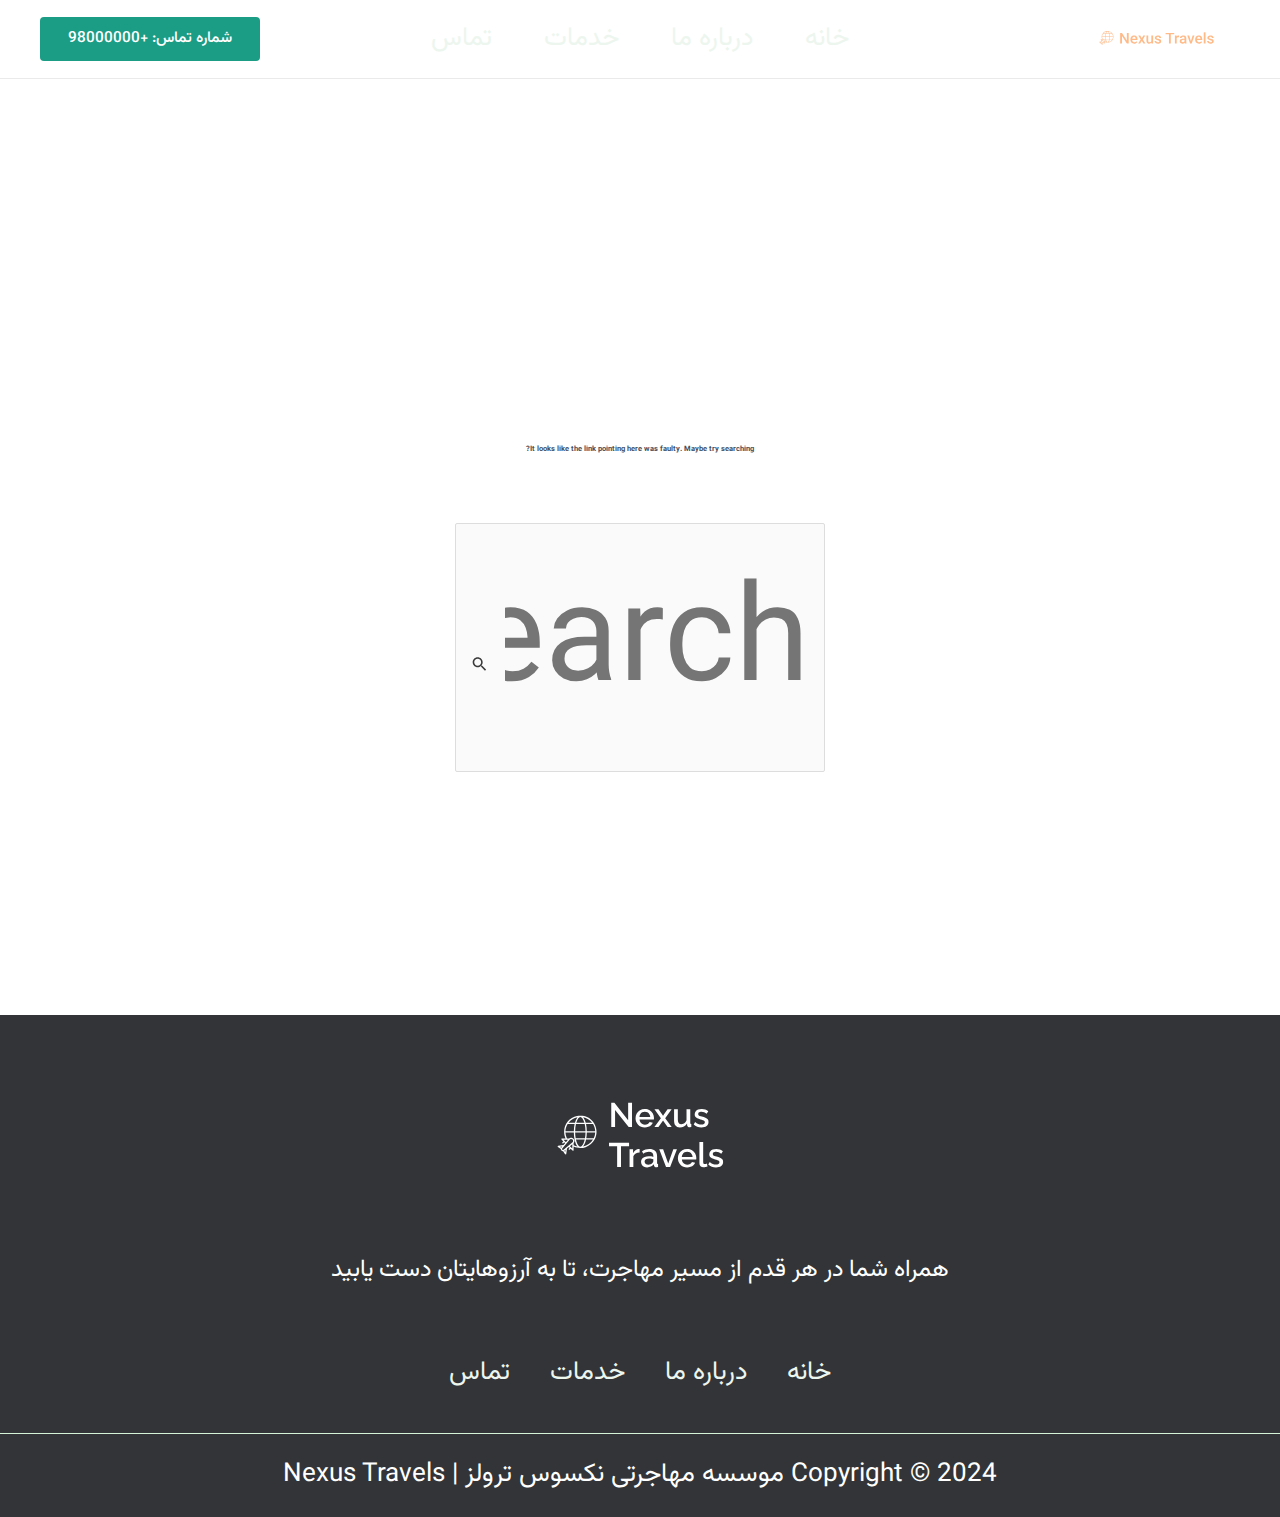
<file: 404/index.html>
<!DOCTYPE html>
<html dir="rtl" lang="fa-IR">
<head>
<meta charset="UTF-8">
<meta name="viewport" content="width=device-width, initial-scale=1">
	 <link rel="profile" href="https://gmpg.org/xfn/11"> 
	 <title>برگه پیدا نشد &#8211; موسسه مهاجرتی نکسوس ترولز | Nexus Travels</title>
<meta name="robots" content="max-image-preview:large">
<link rel="dns-prefetch" href="//fonts.googleapis.com">
<link rel="alternate" type="application/rss+xml" title="موسسه مهاجرتی نکسوس ترولز | Nexus Travels &raquo; خوراک" href="/feed/">
<link rel="alternate" type="application/rss+xml" title="موسسه مهاجرتی نکسوس ترولز | Nexus Travels &raquo; خوراک دیدگاه‌ها" href="/comments/feed/">
<script>
window._wpemojiSettings = {"baseUrl":"https:\/\/s.w.org\/images\/core\/emoji\/15.0.3\/72x72\/","ext":".png","svgUrl":"https:\/\/s.w.org\/images\/core\/emoji\/15.0.3\/svg\/","svgExt":".svg","source":{"concatemoji":"\/wp-includes\/js\/wp-emoji-release.min.js?ver=6.6.2"}};
/*! This file is auto-generated */
!function(i,n){var o,s,e;function c(e){try{var t={supportTests:e,timestamp:(new Date).valueOf()};sessionStorage.setItem(o,JSON.stringify(t))}catch(e){}}function p(e,t,n){e.clearRect(0,0,e.canvas.width,e.canvas.height),e.fillText(t,0,0);var t=new Uint32Array(e.getImageData(0,0,e.canvas.width,e.canvas.height).data),r=(e.clearRect(0,0,e.canvas.width,e.canvas.height),e.fillText(n,0,0),new Uint32Array(e.getImageData(0,0,e.canvas.width,e.canvas.height).data));return t.every(function(e,t){return e===r[t]})}function u(e,t,n){switch(t){case"flag":return n(e,"🏳️‍⚧️","🏳️​⚧️")?!1:!n(e,"🇺🇳","🇺​🇳")&&!n(e,"🏴󠁧󠁢󠁥󠁮󠁧󠁿","🏴​󠁧​󠁢​󠁥​󠁮​󠁧​󠁿");case"emoji":return!n(e,"🐦‍⬛","🐦​⬛")}return!1}function f(e,t,n){var r="undefined"!=typeof WorkerGlobalScope&&self instanceof WorkerGlobalScope?new OffscreenCanvas(300,150):i.createElement("canvas"),a=r.getContext("2d",{willReadFrequently:!0}),o=(a.textBaseline="top",a.font="600 32px Arial",{});return e.forEach(function(e){o[e]=t(a,e,n)}),o}function t(e){var t=i.createElement("script");t.src=e,t.defer=!0,i.head.appendChild(t)}"undefined"!=typeof Promise&&(o="wpEmojiSettingsSupports",s=["flag","emoji"],n.supports={everything:!0,everythingExceptFlag:!0},e=new Promise(function(e){i.addEventListener("DOMContentLoaded",e,{once:!0})}),new Promise(function(t){var n=function(){try{var e=JSON.parse(sessionStorage.getItem(o));if("object"==typeof e&&"number"==typeof e.timestamp&&(new Date).valueOf()<e.timestamp+604800&&"object"==typeof e.supportTests)return e.supportTests}catch(e){}return null}();if(!n){if("undefined"!=typeof Worker&&"undefined"!=typeof OffscreenCanvas&&"undefined"!=typeof URL&&URL.createObjectURL&&"undefined"!=typeof Blob)try{var e="postMessage("+f.toString()+"("+[JSON.stringify(s),u.toString(),p.toString()].join(",")+"));",r=new Blob([e],{type:"text/javascript"}),a=new Worker(URL.createObjectURL(r),{name:"wpTestEmojiSupports"});return void(a.onmessage=function(e){c(n=e.data),a.terminate(),t(n)})}catch(e){}c(n=f(s,u,p))}t(n)}).then(function(e){for(var t in e)n.supports[t]=e[t],n.supports.everything=n.supports.everything&&n.supports[t],"flag"!==t&&(n.supports.everythingExceptFlag=n.supports.everythingExceptFlag&&n.supports[t]);n.supports.everythingExceptFlag=n.supports.everythingExceptFlag&&!n.supports.flag,n.DOMReady=!1,n.readyCallback=function(){n.DOMReady=!0}}).then(function(){return e}).then(function(){var e;n.supports.everything||(n.readyCallback(),(e=n.source||{}).concatemoji?t(e.concatemoji):e.wpemoji&&e.twemoji&&(t(e.twemoji),t(e.wpemoji)))}))}((window,document),window._wpemojiSettings);
</script>
<link rel="stylesheet" id="astra-theme-css-rtl-css" href="/wp-content/themes/astra/assets/css/minified/main.min-rtl.css?ver=4.8.3" media="all">
<style id="astra-theme-css-inline-css">:root{--ast-post-nav-space:0;--ast-container-default-xlg-padding:6.67em;--ast-container-default-lg-padding:5.67em;--ast-container-default-slg-padding:4.34em;--ast-container-default-md-padding:3.34em;--ast-container-default-sm-padding:6.67em;--ast-container-default-xs-padding:2.4em;--ast-container-default-xxs-padding:1.4em;--ast-code-block-background:#EEEEEE;--ast-comment-inputs-background:#FAFAFA;--ast-normal-container-width:1200px;--ast-narrow-container-width:750px;--ast-blog-title-font-weight:normal;--ast-blog-meta-weight:inherit;}html{font-size:31.25%;}a,.page-title{color:#ffffff;}a:hover,a:focus{color:var(--ast-global-color-1);}body,button,input,select,textarea,.ast-button,.ast-custom-button{font-family:'Vazirmatn',sans-serif;font-weight:400;font-size:5.2em;line-height:var(--ast-body-line-height,1.65em);}blockquote{color:var(--ast-global-color-3);}h1,.entry-content h1,h2,.entry-content h2,h3,.entry-content h3,h4,.entry-content h4,h5,.entry-content h5,h6,.entry-content h6,.site-title,.site-title a{font-family:'Vazirmatn',sans-serif;font-weight:600;}.site-title{font-size:35px;font-size:6.7307692307692rem;display:none;}header .custom-logo-link img{max-width:115px;width:115px;}.astra-logo-svg{width:115px;}.site-header .site-description{font-size:15px;font-size:2.8846153846154rem;display:none;}.entry-title{font-size:26px;font-size:5rem;}.archive .ast-article-post .ast-article-inner,.blog .ast-article-post .ast-article-inner,.archive .ast-article-post .ast-article-inner:hover,.blog .ast-article-post .ast-article-inner:hover{overflow:hidden;}h1,.entry-content h1{font-size:50px;font-size:9.6153846153846rem;font-weight:600;font-family:'Vazirmatn',sans-serif;line-height:1.4em;}h2,.entry-content h2{font-size:36px;font-size:6.9230769230769rem;font-weight:600;font-family:'Vazirmatn',sans-serif;line-height:1.3em;}h3,.entry-content h3{font-size:28px;font-size:5.3846153846154rem;font-weight:600;font-family:'Vazirmatn',sans-serif;line-height:1.3em;}h4,.entry-content h4{font-size:22px;font-size:4.2307692307692rem;line-height:1.2em;font-weight:600;font-family:'Vazirmatn',sans-serif;}h5,.entry-content h5{font-size:20px;font-size:3.8461538461538rem;line-height:1.2em;font-weight:600;font-family:'Vazirmatn',sans-serif;}h6,.entry-content h6{font-size:16px;font-size:3.0769230769231rem;line-height:1.25em;font-weight:600;font-family:'Vazirmatn',sans-serif;}::selection{background-color:var(--ast-global-color-0);color:#ffffff;}body,h1,.entry-title a,.entry-content h1,h2,.entry-content h2,h3,.entry-content h3,h4,.entry-content h4,h5,.entry-content h5,h6,.entry-content h6{color:var(--ast-global-color-3);}.tagcloud a:hover,.tagcloud a:focus,.tagcloud a.current-item{color:#000000;border-color:#ffffff;background-color:#ffffff;}input:focus,input[type="text"]:focus,input[type="email"]:focus,input[type="url"]:focus,input[type="password"]:focus,input[type="reset"]:focus,input[type="search"]:focus,textarea:focus{border-color:#ffffff;}input[type="radio"]:checked,input[type=reset],input[type="checkbox"]:checked,input[type="checkbox"]:hover:checked,input[type="checkbox"]:focus:checked,input[type=range]::-webkit-slider-thumb{border-color:#ffffff;background-color:#ffffff;box-shadow:none;}.site-footer a:hover + .post-count,.site-footer a:focus + .post-count{background:#ffffff;border-color:#ffffff;}.single .nav-links .nav-previous,.single .nav-links .nav-next{color:#ffffff;}.entry-meta,.entry-meta *{line-height:1.45;color:#ffffff;}.entry-meta a:not(.ast-button):hover,.entry-meta a:not(.ast-button):hover *,.entry-meta a:not(.ast-button):focus,.entry-meta a:not(.ast-button):focus *,.page-links > .page-link,.page-links .page-link:hover,.post-navigation a:hover{color:var(--ast-global-color-1);}#cat option,.secondary .calendar_wrap thead a,.secondary .calendar_wrap thead a:visited{color:#ffffff;}.secondary .calendar_wrap #today,.ast-progress-val span{background:#ffffff;}.secondary a:hover + .post-count,.secondary a:focus + .post-count{background:#ffffff;border-color:#ffffff;}.calendar_wrap #today > a{color:#000000;}.page-links .page-link,.single .post-navigation a{color:#ffffff;}.ast-search-menu-icon .search-form button.search-submit{padding:0 4px;}.ast-search-menu-icon form.search-form{padding-right:0;}.ast-search-menu-icon.slide-search input.search-field{width:0;}.ast-header-search .ast-search-menu-icon.ast-dropdown-active .search-form,.ast-header-search .ast-search-menu-icon.ast-dropdown-active .search-field:focus{transition:all 0.2s;}.search-form input.search-field:focus{outline:none;}.astra-logo-svg:not(.sticky-custom-logo .astra-logo-svg,.transparent-custom-logo .astra-logo-svg,.advanced-header-logo .astra-logo-svg){height:29px;}.wp-block-latest-posts > li > a{color:var(--ast-global-color-2);}.widget-title,.widget .wp-block-heading{font-size:7px;font-size:1.3461538461538rem;color:var(--ast-global-color-3);}.ast-single-post .entry-content a,.ast-comment-content a:not(.ast-comment-edit-reply-wrap a){text-decoration:underline;}.ast-single-post .wp-block-button .wp-block-button__link,.ast-single-post .elementor-button-wrapper .elementor-button,.ast-single-post .entry-content .uagb-tab a,.ast-single-post .entry-content .uagb-ifb-cta a,.ast-single-post .entry-content .wp-block-uagb-buttons a,.ast-single-post .entry-content .uabb-module-content a,.ast-single-post .entry-content .uagb-post-grid a,.ast-single-post .entry-content .uagb-timeline a,.ast-single-post .entry-content .uagb-toc__wrap a,.ast-single-post .entry-content .uagb-taxomony-box a,.ast-single-post .entry-content .woocommerce a,.entry-content .wp-block-latest-posts > li > a,.ast-single-post .entry-content .wp-block-file__button,li.ast-post-filter-single,.ast-single-post .wp-block-buttons .wp-block-button.is-style-outline .wp-block-button__link,.ast-single-post .ast-comment-content .comment-reply-link,.ast-single-post .ast-comment-content .comment-edit-link{text-decoration:none;}.ast-search-menu-icon.slide-search a:focus-visible:focus-visible,.astra-search-icon:focus-visible,#close:focus-visible,a:focus-visible,.ast-menu-toggle:focus-visible,.site .skip-link:focus-visible,.wp-block-loginout input:focus-visible,.wp-block-search.wp-block-search__button-inside .wp-block-search__inside-wrapper,.ast-header-navigation-arrow:focus-visible,.woocommerce .wc-proceed-to-checkout > .checkout-button:focus-visible,.woocommerce .woocommerce-MyAccount-navigation ul li a:focus-visible,.ast-orders-table__row .ast-orders-table__cell:focus-visible,.woocommerce .woocommerce-order-details .order-again > .button:focus-visible,.woocommerce .woocommerce-message a.button.wc-forward:focus-visible,.woocommerce #minus_qty:focus-visible,.woocommerce #plus_qty:focus-visible,a#ast-apply-coupon:focus-visible,.woocommerce .woocommerce-info a:focus-visible,.woocommerce .astra-shop-summary-wrap a:focus-visible,.woocommerce a.wc-forward:focus-visible,#ast-apply-coupon:focus-visible,.woocommerce-js .woocommerce-mini-cart-item a.remove:focus-visible,#close:focus-visible,.button.search-submit:focus-visible,#search_submit:focus,.normal-search:focus-visible,.ast-header-account-wrap:focus-visible,.woocommerce .ast-on-card-button.ast-quick-view-trigger:focus{outline-style:dotted;outline-color:inherit;outline-width:thin;}input:focus,input[type="text"]:focus,input[type="email"]:focus,input[type="url"]:focus,input[type="password"]:focus,input[type="reset"]:focus,input[type="search"]:focus,input[type="number"]:focus,textarea:focus,.wp-block-search__input:focus,[data-section="section-header-mobile-trigger"] .ast-button-wrap .ast-mobile-menu-trigger-minimal:focus,.ast-mobile-popup-drawer.active .menu-toggle-close:focus,.woocommerce-ordering select.orderby:focus,#ast-scroll-top:focus,#coupon_code:focus,.woocommerce-page #comment:focus,.woocommerce #reviews #respond input#submit:focus,.woocommerce a.add_to_cart_button:focus,.woocommerce .button.single_add_to_cart_button:focus,.woocommerce .woocommerce-cart-form button:focus,.woocommerce .woocommerce-cart-form__cart-item .quantity .qty:focus,.woocommerce .woocommerce-billing-fields .woocommerce-billing-fields__field-wrapper .woocommerce-input-wrapper > .input-text:focus,.woocommerce #order_comments:focus,.woocommerce #place_order:focus,.woocommerce .woocommerce-address-fields .woocommerce-address-fields__field-wrapper .woocommerce-input-wrapper > .input-text:focus,.woocommerce .woocommerce-MyAccount-content form button:focus,.woocommerce .woocommerce-MyAccount-content .woocommerce-EditAccountForm .woocommerce-form-row .woocommerce-Input.input-text:focus,.woocommerce .ast-woocommerce-container .woocommerce-pagination ul.page-numbers li a:focus,body #content .woocommerce form .form-row .select2-container--default .select2-selection--single:focus,#ast-coupon-code:focus,.woocommerce.woocommerce-js .quantity input[type=number]:focus,.woocommerce-js .woocommerce-mini-cart-item .quantity input[type=number]:focus,.woocommerce p#ast-coupon-trigger:focus{border-style:dotted;border-color:inherit;border-width:thin;}input{outline:none;}.ast-logo-title-inline .site-logo-img{padding-right:1em;}.site-logo-img img{ transition:all 0.2s linear;}body .ast-oembed-container *{position:absolute;top:0;width:100%;height:100%;right:0;}body .wp-block-embed-pocket-casts .ast-oembed-container *{position:unset;}.ast-single-post-featured-section + article {margin-top: 2em;}.site-content .ast-single-post-featured-section img {width: 100%;overflow: hidden;object-fit: cover;}.ast-separate-container .site-content .ast-single-post-featured-section + article {margin-top: -80px;z-index: 9;position: relative;border-radius: 4px;}@media (min-width: 922px) {.ast-no-sidebar .site-content .ast-article-image-container--wide {margin-left: -120px;margin-right: -120px;max-width: unset;width: unset;}.ast-left-sidebar .site-content .ast-article-image-container--wide,.ast-right-sidebar .site-content .ast-article-image-container--wide {margin-left: -10px;margin-right: -10px;}.site-content .ast-article-image-container--full {margin-left: calc( -50vw + 50%);margin-right: calc( -50vw + 50%);max-width: 100vw;width: 100vw;}.ast-left-sidebar .site-content .ast-article-image-container--full,.ast-right-sidebar .site-content .ast-article-image-container--full {margin-left: -10px;margin-right: -10px;max-width: inherit;width: auto;}}.site > .ast-single-related-posts-container {margin-top: 0;}@media (min-width: 922px) {.ast-desktop .ast-container--narrow {max-width: var(--ast-narrow-container-width);margin: 0 auto;}}@media (max-width:921.9px){#ast-desktop-header{display:none;}}@media (min-width:922px){#ast-mobile-header{display:none;}}.wp-block-buttons.aligncenter{justify-content:center;}.wp-block-button.is-style-outline .wp-block-button__link{border-color:var(--ast-global-color-0);}div.wp-block-button.is-style-outline > .wp-block-button__link:not(.has-text-color),div.wp-block-button.wp-block-button__link.is-style-outline:not(.has-text-color){color:var(--ast-global-color-0);}.wp-block-button.is-style-outline .wp-block-button__link:hover,.wp-block-buttons .wp-block-button.is-style-outline .wp-block-button__link:focus,.wp-block-buttons .wp-block-button.is-style-outline > .wp-block-button__link:not(.has-text-color):hover,.wp-block-buttons .wp-block-button.wp-block-button__link.is-style-outline:not(.has-text-color):hover{color:#ffffff;background-color:#cc5500;border-color:#cc5500;}.post-page-numbers.current .page-link,.ast-pagination .page-numbers.current{color:#ffffff;border-color:var(--ast-global-color-0);background-color:var(--ast-global-color-0);}.wp-block-buttons .wp-block-button.is-style-outline .wp-block-button__link.wp-element-button,.ast-outline-button,.wp-block-uagb-buttons-child .uagb-buttons-repeater.ast-outline-button{border-color:var(--ast-global-color-0);border-top-width:1px;border-right-width:1px;border-bottom-width:1px;border-left-width:1px;font-family:inherit;font-weight:500;font-size:13px;font-size:2.5rem;line-height:1em;text-transform:uppercase;padding-top:14px;padding-right:28px;padding-bottom:14px;padding-left:28px;border-top-left-radius:4px;border-top-right-radius:4px;border-bottom-right-radius:4px;border-bottom-left-radius:4px;}.wp-block-buttons .wp-block-button.is-style-outline > .wp-block-button__link:not(.has-text-color),.wp-block-buttons .wp-block-button.wp-block-button__link.is-style-outline:not(.has-text-color),.ast-outline-button{color:var(--ast-global-color-0);}.wp-block-button.is-style-outline .wp-block-button__link:hover,.wp-block-buttons .wp-block-button.is-style-outline .wp-block-button__link:focus,.wp-block-buttons .wp-block-button.is-style-outline > .wp-block-button__link:not(.has-text-color):hover,.wp-block-buttons .wp-block-button.wp-block-button__link.is-style-outline:not(.has-text-color):hover,.ast-outline-button:hover,.ast-outline-button:focus,.wp-block-uagb-buttons-child .uagb-buttons-repeater.ast-outline-button:hover,.wp-block-uagb-buttons-child .uagb-buttons-repeater.ast-outline-button:focus{color:#ffffff;background-color:#cc5500;border-color:var(--ast-global-color-0);}.wp-block-button .wp-block-button__link.wp-element-button.is-style-outline:not(.has-background),.wp-block-button.is-style-outline>.wp-block-button__link.wp-element-button:not(.has-background),.ast-outline-button{background-color:transparent;}@media (max-width:921px){.wp-block-buttons .wp-block-button.is-style-outline .wp-block-button__link.wp-element-button,.ast-outline-button,.wp-block-uagb-buttons-child .uagb-buttons-repeater.ast-outline-button{padding-top:14px;padding-right:28px;padding-bottom:14px;padding-left:28px;border-top-left-radius:4px;border-top-right-radius:4px;border-bottom-right-radius:4px;border-bottom-left-radius:4px;}}@media (max-width:544px){.wp-block-buttons .wp-block-button.is-style-outline .wp-block-button__link.wp-element-button,.ast-outline-button,.wp-block-uagb-buttons-child .uagb-buttons-repeater.ast-outline-button{font-size:13px;font-size:2.5rem;padding-top:12px;padding-right:24px;padding-bottom:12px;padding-left:22px;border-top-left-radius:4px;border-top-right-radius:4px;border-bottom-right-radius:4px;border-bottom-left-radius:4px;}}.entry-content[data-ast-blocks-layout] > figure{margin-bottom:1em;}h1.widget-title{font-weight:600;}h2.widget-title{font-weight:600;}h3.widget-title{font-weight:600;}@media (max-width:921px){.ast-separate-container #primary,.ast-separate-container #secondary{padding:1.5em 0;}#primary,#secondary{padding:1.5em 0;margin:0;}.ast-left-sidebar #content > .ast-container{display:flex;flex-direction:column-reverse;width:100%;}.ast-separate-container .ast-article-post,.ast-separate-container .ast-article-single{padding:1.5em 2.14em;}.ast-author-box img.avatar{margin:20px 0 0 0;}}@media (min-width:922px){.ast-separate-container.ast-right-sidebar #primary,.ast-separate-container.ast-left-sidebar #primary{border:0;}.search-no-results.ast-separate-container #primary{margin-bottom:4em;}}.ast-404-layout-1 .ast-404-text{font-size:200px;font-size:38.461538461538rem;}@media (min-width:922px){.error404.ast-separate-container #primary{margin-bottom:4em;}}@media (max-width:920px){.ast-404-layout-1 .ast-404-text{font-size:100px;font-size:19.230769230769rem;}}.wp-block-button .wp-block-button__link{color:#ffffff;}.wp-block-button .wp-block-button__link:hover,.wp-block-button .wp-block-button__link:focus{color:#ffffff;background-color:#cc5500;border-color:#cc5500;}.wp-block-button .wp-block-button__link,.wp-block-search .wp-block-search__button,body .wp-block-file .wp-block-file__button{border-style:solid;border-top-width:0px;border-right-width:0px;border-left-width:0px;border-bottom-width:0px;border-color:var(--ast-global-color-0);background-color:var(--ast-global-color-0);color:#ffffff;font-family:inherit;font-weight:500;line-height:1em;text-transform:uppercase;letter-spacing:1px;font-size:16px;font-size:3.0769230769231rem;border-top-left-radius:4px;border-top-right-radius:4px;border-bottom-right-radius:4px;border-bottom-left-radius:4px;padding-top:14px;padding-right:28px;padding-bottom:14px;padding-left:28px;}@media (max-width:921px){.wp-block-button .wp-block-button__link,.wp-block-search .wp-block-search__button,body .wp-block-file .wp-block-file__button{padding-top:14px;padding-right:28px;padding-bottom:14px;padding-left:28px;border-top-left-radius:4px;border-top-right-radius:4px;border-bottom-right-radius:4px;border-bottom-left-radius:4px;}}@media (max-width:544px){.wp-block-button .wp-block-button__link,.wp-block-search .wp-block-search__button,body .wp-block-file .wp-block-file__button{font-size:13px;font-size:2.5rem;padding-top:12px;padding-right:24px;padding-bottom:12px;padding-left:24px;border-top-left-radius:4px;border-top-right-radius:4px;border-bottom-right-radius:4px;border-bottom-left-radius:4px;}}.menu-toggle,button,.ast-button,.ast-custom-button,.button,input#submit,input[type="button"],input[type="submit"],input[type="reset"],form[CLASS*="wp-block-search__"].wp-block-search .wp-block-search__inside-wrapper .wp-block-search__button,body .wp-block-file .wp-block-file__button,.woocommerce-js a.button,.woocommerce button.button,.woocommerce .woocommerce-message a.button,.woocommerce #respond input#submit.alt,.woocommerce input.button.alt,.woocommerce input.button,.woocommerce input.button:disabled,.woocommerce input.button:disabled[disabled],.woocommerce input.button:disabled:hover,.woocommerce input.button:disabled[disabled]:hover,.woocommerce #respond input#submit,.woocommerce button.button.alt.disabled,.wc-block-grid__products .wc-block-grid__product .wp-block-button__link,.wc-block-grid__product-onsale,[CLASS*="wc-block"] button,.woocommerce-js .astra-cart-drawer .astra-cart-drawer-content .woocommerce-mini-cart__buttons .button:not(.checkout):not(.ast-continue-shopping),.woocommerce-js .astra-cart-drawer .astra-cart-drawer-content .woocommerce-mini-cart__buttons a.checkout,.woocommerce button.button.alt.disabled.wc-variation-selection-needed,[CLASS*="wc-block"] .wc-block-components-button{border-style:solid;border-top-width:0px;border-right-width:0px;border-left-width:0px;border-bottom-width:0px;color:#ffffff;border-color:var(--ast-global-color-0);background-color:var(--ast-global-color-0);padding-top:14px;padding-right:28px;padding-bottom:14px;padding-left:28px;font-family:inherit;font-weight:500;font-size:16px;font-size:3.0769230769231rem;line-height:1em;text-transform:uppercase;letter-spacing:1px;border-top-left-radius:4px;border-top-right-radius:4px;border-bottom-right-radius:4px;border-bottom-left-radius:4px;}button:focus,.menu-toggle:hover,button:hover,.ast-button:hover,.ast-custom-button:hover .button:hover,.ast-custom-button:hover ,input[type=reset]:hover,input[type=reset]:focus,input#submit:hover,input#submit:focus,input[type="button"]:hover,input[type="button"]:focus,input[type="submit"]:hover,input[type="submit"]:focus,form[CLASS*="wp-block-search__"].wp-block-search .wp-block-search__inside-wrapper .wp-block-search__button:hover,form[CLASS*="wp-block-search__"].wp-block-search .wp-block-search__inside-wrapper .wp-block-search__button:focus,body .wp-block-file .wp-block-file__button:hover,body .wp-block-file .wp-block-file__button:focus,.woocommerce-js a.button:hover,.woocommerce button.button:hover,.woocommerce .woocommerce-message a.button:hover,.woocommerce #respond input#submit:hover,.woocommerce #respond input#submit.alt:hover,.woocommerce input.button.alt:hover,.woocommerce input.button:hover,.woocommerce button.button.alt.disabled:hover,.wc-block-grid__products .wc-block-grid__product .wp-block-button__link:hover,[CLASS*="wc-block"] button:hover,.woocommerce-js .astra-cart-drawer .astra-cart-drawer-content .woocommerce-mini-cart__buttons .button:not(.checkout):not(.ast-continue-shopping):hover,.woocommerce-js .astra-cart-drawer .astra-cart-drawer-content .woocommerce-mini-cart__buttons a.checkout:hover,.woocommerce button.button.alt.disabled.wc-variation-selection-needed:hover,[CLASS*="wc-block"] .wc-block-components-button:hover,[CLASS*="wc-block"] .wc-block-components-button:focus{color:#ffffff;background-color:#cc5500;border-color:#cc5500;}@media (max-width:921px){.menu-toggle,button,.ast-button,.ast-custom-button,.button,input#submit,input[type="button"],input[type="submit"],input[type="reset"],form[CLASS*="wp-block-search__"].wp-block-search .wp-block-search__inside-wrapper .wp-block-search__button,body .wp-block-file .wp-block-file__button,.woocommerce-js a.button,.woocommerce button.button,.woocommerce .woocommerce-message a.button,.woocommerce #respond input#submit.alt,.woocommerce input.button.alt,.woocommerce input.button,.woocommerce input.button:disabled,.woocommerce input.button:disabled[disabled],.woocommerce input.button:disabled:hover,.woocommerce input.button:disabled[disabled]:hover,.woocommerce #respond input#submit,.woocommerce button.button.alt.disabled,.wc-block-grid__products .wc-block-grid__product .wp-block-button__link,.wc-block-grid__product-onsale,[CLASS*="wc-block"] button,.woocommerce-js .astra-cart-drawer .astra-cart-drawer-content .woocommerce-mini-cart__buttons .button:not(.checkout):not(.ast-continue-shopping),.woocommerce-js .astra-cart-drawer .astra-cart-drawer-content .woocommerce-mini-cart__buttons a.checkout,.woocommerce button.button.alt.disabled.wc-variation-selection-needed,[CLASS*="wc-block"] .wc-block-components-button{padding-top:14px;padding-right:28px;padding-bottom:14px;padding-left:28px;border-top-left-radius:4px;border-top-right-radius:4px;border-bottom-right-radius:4px;border-bottom-left-radius:4px;}}@media (max-width:544px){.menu-toggle,button,.ast-button,.ast-custom-button,.button,input#submit,input[type="button"],input[type="submit"],input[type="reset"],form[CLASS*="wp-block-search__"].wp-block-search .wp-block-search__inside-wrapper .wp-block-search__button,body .wp-block-file .wp-block-file__button,.woocommerce-js a.button,.woocommerce button.button,.woocommerce .woocommerce-message a.button,.woocommerce #respond input#submit.alt,.woocommerce input.button.alt,.woocommerce input.button,.woocommerce input.button:disabled,.woocommerce input.button:disabled[disabled],.woocommerce input.button:disabled:hover,.woocommerce input.button:disabled[disabled]:hover,.woocommerce #respond input#submit,.woocommerce button.button.alt.disabled,.wc-block-grid__products .wc-block-grid__product .wp-block-button__link,.wc-block-grid__product-onsale,[CLASS*="wc-block"] button,.woocommerce-js .astra-cart-drawer .astra-cart-drawer-content .woocommerce-mini-cart__buttons .button:not(.checkout):not(.ast-continue-shopping),.woocommerce-js .astra-cart-drawer .astra-cart-drawer-content .woocommerce-mini-cart__buttons a.checkout,.woocommerce button.button.alt.disabled.wc-variation-selection-needed,[CLASS*="wc-block"] .wc-block-components-button{padding-top:12px;padding-right:24px;padding-bottom:12px;padding-left:24px;font-size:13px;font-size:2.5rem;border-top-left-radius:4px;border-top-right-radius:4px;border-bottom-right-radius:4px;border-bottom-left-radius:4px;}}@media (max-width:921px){.ast-mobile-header-stack .main-header-bar .ast-search-menu-icon{display:inline-block;}.ast-header-break-point.ast-header-custom-item-outside .ast-mobile-header-stack .main-header-bar .ast-search-icon{margin:0;}.ast-comment-avatar-wrap img{max-width:2.5em;}.ast-comment-meta{padding:0 1.8888em 1.3333em;}.ast-separate-container .ast-comment-list li.depth-1{padding:1.5em 2.14em;}.ast-separate-container .comment-respond{padding:2em 2.14em;}}@media (min-width:544px){.ast-container{max-width:100%;}}@media (max-width:544px){.ast-separate-container .ast-article-post,.ast-separate-container .ast-article-single,.ast-separate-container .comments-title,.ast-separate-container .ast-archive-description{padding:1.5em 1em;}.ast-separate-container #content .ast-container{padding-left:0.54em;padding-right:0.54em;}.ast-separate-container .ast-comment-list .bypostauthor{padding:.5em;}.ast-search-menu-icon.ast-dropdown-active .search-field{width:170px;}.menu-toggle,button,.ast-button,.button,input#submit,input[type="button"],input[type="submit"],input[type="reset"]{font-size:13px;font-size:2.5rem;}} #ast-mobile-header .ast-site-header-cart-li a{pointer-events:none;}body,.ast-separate-container{background-color:#ffffff;background-image:none;}@media (max-width:921px){.site-title{display:none;}.site-header .site-description{display:none;}h1,.entry-content h1{font-size:30px;}h2,.entry-content h2{font-size:25px;}h3,.entry-content h3{font-size:20px;}}@media (max-width:544px){.site-title{display:none;}.site-header .site-description{display:none;}h1,.entry-content h1{font-size:30px;}h2,.entry-content h2{font-size:25px;}h3,.entry-content h3{font-size:20px;}}@media (max-width:921px){html{font-size:28.5%;}}@media (max-width:544px){html{font-size:28.5%;}}@media (min-width:922px){.ast-container{max-width:1240px;}}@media (min-width:922px){.site-content .ast-container{display:flex;}}@media (max-width:921px){.site-content .ast-container{flex-direction:column;}}@media (min-width:922px){.main-header-menu .sub-menu .menu-item.ast-left-align-sub-menu:hover > .sub-menu,.main-header-menu .sub-menu .menu-item.ast-left-align-sub-menu.focus > .sub-menu{margin-left:-0px;}}.site .comments-area{padding-bottom:3em;}.wp-block-file {display: flex;align-items: center;flex-wrap: wrap;justify-content: space-between;}.wp-block-pullquote {border: none;}.wp-block-pullquote blockquote::before {content: "\201D";font-family: "Helvetica",sans-serif;display: flex;transform: rotate( 180deg );font-size: 6rem;font-style: normal;line-height: 1;font-weight: bold;align-items: center;justify-content: center;}.has-text-align-right > blockquote::before {justify-content: flex-start;}.has-text-align-left > blockquote::before {justify-content: flex-end;}figure.wp-block-pullquote.is-style-solid-color blockquote {max-width: 100%;text-align: inherit;}:root {--wp--custom--ast-default-block-top-padding: 3em;--wp--custom--ast-default-block-right-padding: 3em;--wp--custom--ast-default-block-bottom-padding: 3em;--wp--custom--ast-default-block-left-padding: 3em;--wp--custom--ast-container-width: 1200px;--wp--custom--ast-content-width-size: 1200px;--wp--custom--ast-wide-width-size: calc(1200px + var(--wp--custom--ast-default-block-left-padding) + var(--wp--custom--ast-default-block-right-padding));}.ast-narrow-container {--wp--custom--ast-content-width-size: 750px;--wp--custom--ast-wide-width-size: 750px;}@media(max-width: 921px) {:root {--wp--custom--ast-default-block-top-padding: 3em;--wp--custom--ast-default-block-right-padding: 2em;--wp--custom--ast-default-block-bottom-padding: 3em;--wp--custom--ast-default-block-left-padding: 2em;}}@media(max-width: 544px) {:root {--wp--custom--ast-default-block-top-padding: 3em;--wp--custom--ast-default-block-right-padding: 1.5em;--wp--custom--ast-default-block-bottom-padding: 3em;--wp--custom--ast-default-block-left-padding: 1.5em;}}.entry-content > .wp-block-group,.entry-content > .wp-block-cover,.entry-content > .wp-block-columns {padding-top: var(--wp--custom--ast-default-block-top-padding);padding-right: var(--wp--custom--ast-default-block-right-padding);padding-bottom: var(--wp--custom--ast-default-block-bottom-padding);padding-left: var(--wp--custom--ast-default-block-left-padding);}.ast-plain-container.ast-no-sidebar .entry-content > .alignfull,.ast-page-builder-template .ast-no-sidebar .entry-content > .alignfull {margin-left: calc( -50vw + 50%);margin-right: calc( -50vw + 50%);max-width: 100vw;width: 100vw;}.ast-plain-container.ast-no-sidebar .entry-content .alignfull .alignfull,.ast-page-builder-template.ast-no-sidebar .entry-content .alignfull .alignfull,.ast-plain-container.ast-no-sidebar .entry-content .alignfull .alignwide,.ast-page-builder-template.ast-no-sidebar .entry-content .alignfull .alignwide,.ast-plain-container.ast-no-sidebar .entry-content .alignwide .alignfull,.ast-page-builder-template.ast-no-sidebar .entry-content .alignwide .alignfull,.ast-plain-container.ast-no-sidebar .entry-content .alignwide .alignwide,.ast-page-builder-template.ast-no-sidebar .entry-content .alignwide .alignwide,.ast-plain-container.ast-no-sidebar .entry-content .wp-block-column .alignfull,.ast-page-builder-template.ast-no-sidebar .entry-content .wp-block-column .alignfull,.ast-plain-container.ast-no-sidebar .entry-content .wp-block-column .alignwide,.ast-page-builder-template.ast-no-sidebar .entry-content .wp-block-column .alignwide {margin-left: auto;margin-right: auto;width: 100%;}[data-ast-blocks-layout] .wp-block-separator:not(.is-style-dots) {height: 0;}[data-ast-blocks-layout] .wp-block-separator {margin: 20px auto;}[data-ast-blocks-layout] .wp-block-separator:not(.is-style-wide):not(.is-style-dots) {max-width: 100px;}[data-ast-blocks-layout] .wp-block-separator.has-background {padding: 0;}.entry-content[data-ast-blocks-layout] > * {max-width: var(--wp--custom--ast-content-width-size);margin-left: auto;margin-right: auto;}.entry-content[data-ast-blocks-layout] > .alignwide {max-width: var(--wp--custom--ast-wide-width-size);}.entry-content[data-ast-blocks-layout] .alignfull {max-width: none;}.ast-full-width-layout .entry-content[data-ast-blocks-layout] .is-layout-constrained.wp-block-cover-is-layout-constrained > *,.ast-full-width-layout .entry-content[data-ast-blocks-layout] .is-layout-constrained.wp-block-group-is-layout-constrained > * {max-width: var(--wp--custom--ast-content-width-size);margin-left: auto;margin-right: auto;}.entry-content .wp-block-columns {margin-bottom: 0;}blockquote {margin: 1.5em;border-color: rgba(0,0,0,0.05);}.wp-block-quote:not(.has-text-align-right):not(.has-text-align-center) {border-right: 5px solid rgba(0,0,0,0.05);}.has-text-align-right > blockquote,blockquote.has-text-align-right {border-left: 5px solid rgba(0,0,0,0.05);}.has-text-align-left > blockquote,blockquote.has-text-align-left {border-right: 5px solid rgba(0,0,0,0.05);}.wp-block-site-tagline,.wp-block-latest-posts .read-more {margin-top: 15px;}.wp-block-loginout p label {display: block;}.wp-block-loginout p:not(.login-remember):not(.login-submit) input {width: 100%;}.wp-block-loginout input:focus {border-color: transparent;}.wp-block-loginout input:focus {outline: thin dotted;}.entry-content .wp-block-media-text .wp-block-media-text__content {padding: 0 0 0 8%;}.entry-content .wp-block-media-text.has-media-on-the-right .wp-block-media-text__content {padding: 0 8% 0 0;}.entry-content .wp-block-media-text.has-background .wp-block-media-text__content {padding: 8%;}.entry-content .wp-block-cover:not([class*="background-color"]) .wp-block-cover__inner-container,.entry-content .wp-block-cover:not([class*="background-color"]) .wp-block-cover-image-text,.entry-content .wp-block-cover:not([class*="background-color"]) .wp-block-cover-text,.entry-content .wp-block-cover-image:not([class*="background-color"]) .wp-block-cover__inner-container,.entry-content .wp-block-cover-image:not([class*="background-color"]) .wp-block-cover-image-text,.entry-content .wp-block-cover-image:not([class*="background-color"]) .wp-block-cover-text {color: var(--ast-global-color-5);}.wp-block-loginout .login-remember input {width: 1.1rem;height: 1.1rem;margin: 0 5px 4px 0;vertical-align: middle;}.wp-block-latest-posts > li > *:first-child,.wp-block-latest-posts:not(.is-grid) > li:first-child {margin-top: 0;}.entry-content .wp-block-buttons,.entry-content .wp-block-uagb-buttons {margin-bottom: 1.5em;}.wp-block-search__inside-wrapper .wp-block-search__input {padding: 0 10px;color: var(--ast-global-color-3);background: var(--ast-global-color-5);border-color: var(--ast-border-color);}.wp-block-latest-posts .read-more {margin-bottom: 1.5em;}.wp-block-search__no-button .wp-block-search__inside-wrapper .wp-block-search__input {padding-top: 5px;padding-bottom: 5px;}.wp-block-latest-posts .wp-block-latest-posts__post-date,.wp-block-latest-posts .wp-block-latest-posts__post-author {font-size: 1rem;}.wp-block-latest-posts > li > *,.wp-block-latest-posts:not(.is-grid) > li {margin-top: 12px;margin-bottom: 12px;}.ast-page-builder-template .entry-content[data-ast-blocks-layout] > *,.ast-page-builder-template .entry-content[data-ast-blocks-layout] > .alignfull > * {max-width: none;}.ast-page-builder-template .entry-content[data-ast-blocks-layout] > .alignwide > * {max-width: var(--wp--custom--ast-wide-width-size);}.ast-page-builder-template .entry-content[data-ast-blocks-layout] > .inherit-container-width > *,.ast-page-builder-template .entry-content[data-ast-blocks-layout] > * > *,.entry-content[data-ast-blocks-layout] > .wp-block-cover .wp-block-cover__inner-container {max-width: var(--wp--custom--ast-content-width-size) ;margin-left: auto;margin-right: auto;}.entry-content[data-ast-blocks-layout] .wp-block-cover:not(.alignleft):not(.alignright) {width: auto;}@media(max-width: 1200px) {.ast-separate-container .entry-content > .alignfull,.ast-separate-container .entry-content[data-ast-blocks-layout] > .alignwide,.ast-plain-container .entry-content[data-ast-blocks-layout] > .alignwide,.ast-plain-container .entry-content .alignfull {margin-left: calc(-1 * min(var(--ast-container-default-xlg-padding),20px)) ;margin-right: calc(-1 * min(var(--ast-container-default-xlg-padding),20px));}}@media(min-width: 1201px) {.ast-separate-container .entry-content > .alignfull {margin-left: calc(-1 * var(--ast-container-default-xlg-padding) );margin-right: calc(-1 * var(--ast-container-default-xlg-padding) );}.ast-separate-container .entry-content[data-ast-blocks-layout] > .alignwide,.ast-plain-container .entry-content[data-ast-blocks-layout] > .alignwide {margin-left: calc(-1 * var(--wp--custom--ast-default-block-left-padding) );margin-right: calc(-1 * var(--wp--custom--ast-default-block-right-padding) );}}@media(min-width: 921px) {.ast-separate-container .entry-content .wp-block-group.alignwide:not(.inherit-container-width) > :where(:not(.alignleft):not(.alignright)),.ast-plain-container .entry-content .wp-block-group.alignwide:not(.inherit-container-width) > :where(:not(.alignleft):not(.alignright)) {max-width: calc( var(--wp--custom--ast-content-width-size) + 80px );}.ast-plain-container.ast-right-sidebar .entry-content[data-ast-blocks-layout] .alignfull,.ast-plain-container.ast-left-sidebar .entry-content[data-ast-blocks-layout] .alignfull {margin-left: -60px;margin-right: -60px;}}@media(min-width: 544px) {.entry-content > .alignleft {margin-left: 20px;}.entry-content > .alignright {margin-right: 20px;}}@media (max-width:544px){.wp-block-columns .wp-block-column:not(:last-child){margin-bottom:20px;}.wp-block-latest-posts{margin:0;}}@media( max-width: 600px ) {.entry-content .wp-block-media-text .wp-block-media-text__content,.entry-content .wp-block-media-text.has-media-on-the-right .wp-block-media-text__content {padding: 8% 0 0;}.entry-content .wp-block-media-text.has-background .wp-block-media-text__content {padding: 8%;}}.ast-page-builder-template .entry-header {padding-right: 0;}.ast-narrow-container .site-content .wp-block-uagb-image--align-full .wp-block-uagb-image__figure {max-width: 100%;margin-left: auto;margin-right: auto;}:root .has-ast-global-color-0-color{color:var(--ast-global-color-0);}:root .has-ast-global-color-0-background-color{background-color:var(--ast-global-color-0);}:root .wp-block-button .has-ast-global-color-0-color{color:var(--ast-global-color-0);}:root .wp-block-button .has-ast-global-color-0-background-color{background-color:var(--ast-global-color-0);}:root .has-ast-global-color-1-color{color:var(--ast-global-color-1);}:root .has-ast-global-color-1-background-color{background-color:var(--ast-global-color-1);}:root .wp-block-button .has-ast-global-color-1-color{color:var(--ast-global-color-1);}:root .wp-block-button .has-ast-global-color-1-background-color{background-color:var(--ast-global-color-1);}:root .has-ast-global-color-2-color{color:var(--ast-global-color-2);}:root .has-ast-global-color-2-background-color{background-color:var(--ast-global-color-2);}:root .wp-block-button .has-ast-global-color-2-color{color:var(--ast-global-color-2);}:root .wp-block-button .has-ast-global-color-2-background-color{background-color:var(--ast-global-color-2);}:root .has-ast-global-color-3-color{color:var(--ast-global-color-3);}:root .has-ast-global-color-3-background-color{background-color:var(--ast-global-color-3);}:root .wp-block-button .has-ast-global-color-3-color{color:var(--ast-global-color-3);}:root .wp-block-button .has-ast-global-color-3-background-color{background-color:var(--ast-global-color-3);}:root .has-ast-global-color-4-color{color:var(--ast-global-color-4);}:root .has-ast-global-color-4-background-color{background-color:var(--ast-global-color-4);}:root .wp-block-button .has-ast-global-color-4-color{color:var(--ast-global-color-4);}:root .wp-block-button .has-ast-global-color-4-background-color{background-color:var(--ast-global-color-4);}:root .has-ast-global-color-5-color{color:var(--ast-global-color-5);}:root .has-ast-global-color-5-background-color{background-color:var(--ast-global-color-5);}:root .wp-block-button .has-ast-global-color-5-color{color:var(--ast-global-color-5);}:root .wp-block-button .has-ast-global-color-5-background-color{background-color:var(--ast-global-color-5);}:root .has-ast-global-color-6-color{color:var(--ast-global-color-6);}:root .has-ast-global-color-6-background-color{background-color:var(--ast-global-color-6);}:root .wp-block-button .has-ast-global-color-6-color{color:var(--ast-global-color-6);}:root .wp-block-button .has-ast-global-color-6-background-color{background-color:var(--ast-global-color-6);}:root .has-ast-global-color-7-color{color:var(--ast-global-color-7);}:root .has-ast-global-color-7-background-color{background-color:var(--ast-global-color-7);}:root .wp-block-button .has-ast-global-color-7-color{color:var(--ast-global-color-7);}:root .wp-block-button .has-ast-global-color-7-background-color{background-color:var(--ast-global-color-7);}:root .has-ast-global-color-8-color{color:var(--ast-global-color-8);}:root .has-ast-global-color-8-background-color{background-color:var(--ast-global-color-8);}:root .wp-block-button .has-ast-global-color-8-color{color:var(--ast-global-color-8);}:root .wp-block-button .has-ast-global-color-8-background-color{background-color:var(--ast-global-color-8);}:root{--ast-global-color-0:#1B9C85;--ast-global-color-1:#178E79;--ast-global-color-2:#0F172A;--ast-global-color-3:#454F5E;--ast-global-color-4:#EDF6EE;--ast-global-color-5:#FFFFFF;--ast-global-color-6:#D4F3D7;--ast-global-color-7:#06140C;--ast-global-color-8:#222222;}:root {--ast-border-color : #dddddd;}.ast-breadcrumbs .trail-browse,.ast-breadcrumbs .trail-items,.ast-breadcrumbs .trail-items li{display:inline-block;margin:0;padding:0;border:none;background:inherit;text-indent:0;text-decoration:none;}.ast-breadcrumbs .trail-browse{font-size:inherit;font-style:inherit;font-weight:inherit;color:inherit;}.ast-breadcrumbs .trail-items{list-style:none;}.trail-items li::after{padding:0 0.3em;content:"\00bb";}.trail-items li:last-of-type::after{display:none;}h1,.entry-content h1,h2,.entry-content h2,h3,.entry-content h3,h4,.entry-content h4,h5,.entry-content h5,h6,.entry-content h6{color:var(--ast-global-color-2);}@media (max-width:921px){.ast-builder-grid-row-container.ast-builder-grid-row-tablet-3-firstrow .ast-builder-grid-row > *:first-child,.ast-builder-grid-row-container.ast-builder-grid-row-tablet-3-lastrow .ast-builder-grid-row > *:last-child{grid-column:1 / -1;}}@media (max-width:544px){.ast-builder-grid-row-container.ast-builder-grid-row-mobile-3-firstrow .ast-builder-grid-row > *:first-child,.ast-builder-grid-row-container.ast-builder-grid-row-mobile-3-lastrow .ast-builder-grid-row > *:last-child{grid-column:1 / -1;}}.ast-builder-layout-element[data-section="title_tagline"]{display:flex;}@media (max-width:921px){.ast-header-break-point .ast-builder-layout-element[data-section="title_tagline"]{display:flex;}}@media (max-width:544px){.ast-header-break-point .ast-builder-layout-element[data-section="title_tagline"]{display:flex;}}[data-section*="section-hb-button-"] .menu-link{display:none;}.ast-header-button-1 .ast-custom-button:hover{background:#cc5500;}.ast-header-button-1[data-section="section-hb-button-1"]{display:flex;}@media (max-width:921px){.ast-header-break-point .ast-header-button-1[data-section="section-hb-button-1"]{display:flex;}}@media (max-width:544px){.ast-header-break-point .ast-header-button-1[data-section="section-hb-button-1"]{display:flex;}}.ast-builder-menu-1{font-family:inherit;font-weight:inherit;}.ast-builder-menu-1 .menu-item > .menu-link{color:var(--ast-global-color-4);}.ast-builder-menu-1 .menu-item > .ast-menu-toggle{color:var(--ast-global-color-4);}.ast-builder-menu-1 .menu-item:hover > .menu-link,.ast-builder-menu-1 .inline-on-mobile .menu-item:hover > .ast-menu-toggle{color:var(--ast-global-color-0);}.ast-builder-menu-1 .menu-item:hover > .ast-menu-toggle{color:var(--ast-global-color-0);}.ast-builder-menu-1 .menu-item.current-menu-item > .menu-link,.ast-builder-menu-1 .inline-on-mobile .menu-item.current-menu-item > .ast-menu-toggle,.ast-builder-menu-1 .current-menu-ancestor > .menu-link{color:var(--ast-global-color-0);}.ast-builder-menu-1 .menu-item.current-menu-item > .ast-menu-toggle{color:var(--ast-global-color-0);}.ast-builder-menu-1 .sub-menu,.ast-builder-menu-1 .inline-on-mobile .sub-menu{border-top-width:2px;border-bottom-width:0px;border-right-width:0px;border-left-width:0px;border-color:var(--ast-global-color-0);border-style:solid;width:971px;}.ast-builder-menu-1 .sub-menu .sub-menu{top:-2px;}.ast-builder-menu-1 .main-header-menu > .menu-item > .sub-menu,.ast-builder-menu-1 .main-header-menu > .menu-item > .astra-full-megamenu-wrapper{margin-top:0px;}.ast-desktop .ast-builder-menu-1 .main-header-menu > .menu-item > .sub-menu:before,.ast-desktop .ast-builder-menu-1 .main-header-menu > .menu-item > .astra-full-megamenu-wrapper:before{height:calc( 0px + 2px + 5px );}.ast-desktop .ast-builder-menu-1 .menu-item .sub-menu .menu-link{border-style:none;}@media (max-width:921px){.ast-header-break-point .ast-builder-menu-1 .menu-item.menu-item-has-children > .ast-menu-toggle{top:0;}.ast-builder-menu-1 .inline-on-mobile .menu-item.menu-item-has-children > .ast-menu-toggle{left:-15px;}.ast-builder-menu-1 .menu-item-has-children > .menu-link:after{content:unset;}.ast-builder-menu-1 .main-header-menu > .menu-item > .sub-menu,.ast-builder-menu-1 .main-header-menu > .menu-item > .astra-full-megamenu-wrapper{margin-top:0;}}@media (max-width:544px){.ast-builder-menu-1 .main-header-menu .menu-item > .menu-link{color:#c2ad76;}.ast-builder-menu-1 .menu-item> .ast-menu-toggle{color:#c2ad76;}.ast-header-break-point .ast-builder-menu-1 .menu-item.menu-item-has-children > .ast-menu-toggle{top:0;}.ast-builder-menu-1 .main-header-menu > .menu-item > .sub-menu,.ast-builder-menu-1 .main-header-menu > .menu-item > .astra-full-megamenu-wrapper{margin-top:0;}}.ast-builder-menu-1{display:flex;}@media (max-width:921px){.ast-header-break-point .ast-builder-menu-1{display:flex;}}@media (max-width:544px){.ast-header-break-point .ast-builder-menu-1{display:flex;}}.ast-desktop .ast-menu-hover-style-underline > .menu-item > .menu-link:before,.ast-desktop .ast-menu-hover-style-overline > .menu-item > .menu-link:before {content: "";position: absolute;width: 100%;right: 50%;height: 1px;background-color: transparent;transform: scale(0,0) translate(-50%,0);transition: transform .3s ease-in-out,color .0s ease-in-out;}.ast-desktop .ast-menu-hover-style-underline > .menu-item:hover > .menu-link:before,.ast-desktop .ast-menu-hover-style-overline > .menu-item:hover > .menu-link:before {width: calc(100% - 1.2em);background-color: currentColor;transform: scale(1,1) translate(50%,0);}.ast-desktop .ast-menu-hover-style-underline > .menu-item > .menu-link:before {bottom: 0;}.ast-desktop .ast-menu-hover-style-overline > .menu-item > .menu-link:before {top: 0;}.ast-desktop .ast-menu-hover-style-zoom > .menu-item > .menu-link:hover {transition: all .3s ease;transform: scale(1.2);}.site-below-footer-wrap{padding-top:20px;padding-bottom:20px;}.site-below-footer-wrap[data-section="section-below-footer-builder"]{background-color:rgba(237,237,237,0);background-image:none;min-height:40px;border-style:solid;border-width:0px;border-top-width:1px;border-top-color:var(--ast-global-color-6);}.site-below-footer-wrap[data-section="section-below-footer-builder"] .ast-builder-grid-row{max-width:1200px;min-height:40px;margin-left:auto;margin-right:auto;}.site-below-footer-wrap[data-section="section-below-footer-builder"] .ast-builder-grid-row,.site-below-footer-wrap[data-section="section-below-footer-builder"] .site-footer-section{align-items:center;}.site-below-footer-wrap[data-section="section-below-footer-builder"].ast-footer-row-inline .site-footer-section{display:flex;margin-bottom:0;}.ast-builder-grid-row-full .ast-builder-grid-row{grid-template-columns:1fr;}@media (max-width:921px){.site-below-footer-wrap[data-section="section-below-footer-builder"].ast-footer-row-tablet-inline .site-footer-section{display:flex;margin-bottom:0;}.site-below-footer-wrap[data-section="section-below-footer-builder"].ast-footer-row-tablet-stack .site-footer-section{display:block;margin-bottom:10px;}.ast-builder-grid-row-container.ast-builder-grid-row-tablet-full .ast-builder-grid-row{grid-template-columns:1fr;}}@media (max-width:544px){.site-below-footer-wrap[data-section="section-below-footer-builder"].ast-footer-row-mobile-inline .site-footer-section{display:flex;margin-bottom:0;}.site-below-footer-wrap[data-section="section-below-footer-builder"].ast-footer-row-mobile-stack .site-footer-section{display:block;margin-bottom:10px;}.ast-builder-grid-row-container.ast-builder-grid-row-mobile-full .ast-builder-grid-row{grid-template-columns:1fr;}}.site-below-footer-wrap[data-section="section-below-footer-builder"]{padding-top:20px;padding-bottom:20px;padding-left:0px;padding-right:0px;}@media (max-width:921px){.site-below-footer-wrap[data-section="section-below-footer-builder"]{padding-top:20px;padding-bottom:20px;padding-left:0px;padding-right:0px;}}@media (max-width:544px){.site-below-footer-wrap[data-section="section-below-footer-builder"]{padding-top:0px;padding-bottom:20px;}}.site-below-footer-wrap[data-section="section-below-footer-builder"]{display:grid;}@media (max-width:921px){.ast-header-break-point .site-below-footer-wrap[data-section="section-below-footer-builder"]{display:grid;}}@media (max-width:544px){.ast-header-break-point .site-below-footer-wrap[data-section="section-below-footer-builder"]{display:grid;}}.ast-footer-copyright{text-align:center;}.ast-footer-copyright {color:#ffffff;}@media (max-width:921px){.ast-footer-copyright{text-align:center;}}@media (max-width:544px){.ast-footer-copyright{text-align:center;}.ast-footer-copyright {margin-top:5px;margin-bottom:5px;margin-left:5px;margin-right:5px;}}.ast-footer-copyright.ast-builder-layout-element{display:flex;}@media (max-width:921px){.ast-header-break-point .ast-footer-copyright.ast-builder-layout-element{display:flex;}}@media (max-width:544px){.ast-header-break-point .ast-footer-copyright.ast-builder-layout-element{display:flex;}}.site-footer{background-color:#323438;background-image:none;}.ast-hfb-header .site-footer{padding-top:80px;padding-bottom:0px;padding-left:0px;padding-right:0px;}.site-primary-footer-wrap{padding-top:45px;padding-bottom:45px;}.site-primary-footer-wrap[data-section="section-primary-footer-builder"]{background-color:rgba(250,250,250,0);background-image:none;min-height:40px;}.site-primary-footer-wrap[data-section="section-primary-footer-builder"] .ast-builder-grid-row{max-width:1200px;min-height:40px;margin-left:auto;margin-right:auto;}.site-primary-footer-wrap[data-section="section-primary-footer-builder"] .ast-builder-grid-row,.site-primary-footer-wrap[data-section="section-primary-footer-builder"] .site-footer-section{align-items:center;}.site-primary-footer-wrap[data-section="section-primary-footer-builder"].ast-footer-row-inline .site-footer-section{display:flex;margin-bottom:0;}.ast-builder-grid-row-full .ast-builder-grid-row{grid-template-columns:1fr;}@media (max-width:921px){.site-primary-footer-wrap[data-section="section-primary-footer-builder"].ast-footer-row-tablet-inline .site-footer-section{display:flex;margin-bottom:0;}.site-primary-footer-wrap[data-section="section-primary-footer-builder"].ast-footer-row-tablet-stack .site-footer-section{display:block;margin-bottom:10px;}.ast-builder-grid-row-container.ast-builder-grid-row-tablet-full .ast-builder-grid-row{grid-template-columns:1fr;}}@media (max-width:544px){.site-primary-footer-wrap[data-section="section-primary-footer-builder"].ast-footer-row-mobile-inline .site-footer-section{display:flex;margin-bottom:0;}.site-primary-footer-wrap[data-section="section-primary-footer-builder"].ast-footer-row-mobile-stack .site-footer-section{display:block;margin-bottom:10px;}.ast-builder-grid-row-container.ast-builder-grid-row-mobile-full .ast-builder-grid-row{grid-template-columns:1fr;}}.site-primary-footer-wrap[data-section="section-primary-footer-builder"]{padding-top:0%;padding-bottom:3%;padding-left:25%;padding-right:25%;}@media (max-width:921px){.site-primary-footer-wrap[data-section="section-primary-footer-builder"]{padding-top:0px;padding-bottom:0px;padding-left:50px;padding-right:50px;}}@media (max-width:544px){.site-primary-footer-wrap[data-section="section-primary-footer-builder"]{padding-top:25px;padding-bottom:0px;padding-left:25px;padding-right:25px;}}.site-primary-footer-wrap[data-section="section-primary-footer-builder"]{display:grid;}@media (max-width:921px){.ast-header-break-point .site-primary-footer-wrap[data-section="section-primary-footer-builder"]{display:grid;}}@media (max-width:544px){.ast-header-break-point .site-primary-footer-wrap[data-section="section-primary-footer-builder"]{display:grid;}}.footer-widget-area[data-section="sidebar-widgets-footer-widget-1"].footer-widget-area-inner{text-align:left;}@media (max-width:921px){.footer-widget-area[data-section="sidebar-widgets-footer-widget-1"].footer-widget-area-inner{text-align:center;}}@media (max-width:544px){.footer-widget-area[data-section="sidebar-widgets-footer-widget-1"].footer-widget-area-inner{text-align:center;}}.footer-widget-area.widget-area.site-footer-focus-item{width:auto;}.footer-widget-area[data-section="sidebar-widgets-footer-widget-1"]{display:block;}@media (max-width:921px){.ast-header-break-point .footer-widget-area[data-section="sidebar-widgets-footer-widget-1"]{display:block;}}@media (max-width:544px){.ast-header-break-point .footer-widget-area[data-section="sidebar-widgets-footer-widget-1"]{display:block;}}.ast-header-break-point .main-header-bar{border-bottom-width:1px;}@media (min-width:922px){.main-header-bar{border-bottom-width:1px;}}.main-header-menu .menu-item, #astra-footer-menu .menu-item, .main-header-bar .ast-masthead-custom-menu-items{-js-display:flex;display:flex;-webkit-box-pack:center;-webkit-justify-content:center;-moz-box-pack:center;-ms-flex-pack:center;justify-content:center;-webkit-box-orient:vertical;-webkit-box-direction:normal;-webkit-flex-direction:column;-moz-box-orient:vertical;-moz-box-direction:normal;-ms-flex-direction:column;flex-direction:column;}.main-header-menu > .menu-item > .menu-link, #astra-footer-menu > .menu-item > .menu-link{height:100%;-webkit-box-align:center;-webkit-align-items:center;-moz-box-align:center;-ms-flex-align:center;align-items:center;-js-display:flex;display:flex;}.ast-header-break-point .main-navigation ul .menu-item .menu-link .icon-arrow:first-of-type svg{top:.2em;margin-top:0px;margin-right:0px;width:.65em;transform:translate(0, -2px) rotateZ(90deg);}.ast-mobile-popup-content .ast-submenu-expanded > .ast-menu-toggle{transform:rotateX(180deg);overflow-y:auto;}@media (min-width:922px){.ast-builder-menu .main-navigation > ul > li:last-child a{margin-left:0;}}.ast-separate-container .ast-article-inner{background-color:transparent;background-image:none;}.ast-separate-container .ast-article-post{background-color:var(--ast-global-color-5);background-image:none;}@media (max-width:921px){.ast-separate-container .ast-article-post{background-color:var(--ast-global-color-5);background-image:none;}}@media (max-width:544px){.ast-separate-container .ast-article-post{background-color:var(--ast-global-color-5);background-image:none;}}.ast-separate-container .ast-article-single:not(.ast-related-post), .woocommerce.ast-separate-container .ast-woocommerce-container, .ast-separate-container .error-404, .ast-separate-container .no-results, .single.ast-separate-container  .ast-author-meta, .ast-separate-container .related-posts-title-wrapper,.ast-separate-container .comments-count-wrapper, .ast-box-layout.ast-plain-container .site-content,.ast-padded-layout.ast-plain-container .site-content, .ast-separate-container .ast-archive-description, .ast-separate-container .comments-area .comment-respond, .ast-separate-container .comments-area .ast-comment-list li, .ast-separate-container .comments-area .comments-title{background-color:var(--ast-global-color-5);background-image:none;}@media (max-width:921px){.ast-separate-container .ast-article-single:not(.ast-related-post), .woocommerce.ast-separate-container .ast-woocommerce-container, .ast-separate-container .error-404, .ast-separate-container .no-results, .single.ast-separate-container  .ast-author-meta, .ast-separate-container .related-posts-title-wrapper,.ast-separate-container .comments-count-wrapper, .ast-box-layout.ast-plain-container .site-content,.ast-padded-layout.ast-plain-container .site-content, .ast-separate-container .ast-archive-description{background-color:var(--ast-global-color-5);background-image:none;}}@media (max-width:544px){.ast-separate-container .ast-article-single:not(.ast-related-post), .woocommerce.ast-separate-container .ast-woocommerce-container, .ast-separate-container .error-404, .ast-separate-container .no-results, .single.ast-separate-container  .ast-author-meta, .ast-separate-container .related-posts-title-wrapper,.ast-separate-container .comments-count-wrapper, .ast-box-layout.ast-plain-container .site-content,.ast-padded-layout.ast-plain-container .site-content, .ast-separate-container .ast-archive-description{background-color:var(--ast-global-color-5);background-image:none;}}.ast-separate-container.ast-two-container #secondary .widget{background-color:var(--ast-global-color-5);background-image:none;}@media (max-width:921px){.ast-separate-container.ast-two-container #secondary .widget{background-color:var(--ast-global-color-5);background-image:none;}}@media (max-width:544px){.ast-separate-container.ast-two-container #secondary .widget{background-color:var(--ast-global-color-5);background-image:none;}}.ast-mobile-header-content > *,.ast-desktop-header-content > * {padding: 10px 0;height: auto;}.ast-mobile-header-content > *:first-child,.ast-desktop-header-content > *:first-child {padding-top: 10px;}.ast-mobile-header-content > .ast-builder-menu,.ast-desktop-header-content > .ast-builder-menu {padding-top: 0;}.ast-mobile-header-content > *:last-child,.ast-desktop-header-content > *:last-child {padding-bottom: 0;}.ast-mobile-header-content .ast-search-menu-icon.ast-inline-search label,.ast-desktop-header-content .ast-search-menu-icon.ast-inline-search label {width: 100%;}.ast-desktop-header-content .main-header-bar-navigation .ast-submenu-expanded > .ast-menu-toggle::before {transform: rotateX(180deg);}#ast-desktop-header .ast-desktop-header-content,.ast-mobile-header-content .ast-search-icon,.ast-desktop-header-content .ast-search-icon,.ast-mobile-header-wrap .ast-mobile-header-content,.ast-main-header-nav-open.ast-popup-nav-open .ast-mobile-header-wrap .ast-mobile-header-content,.ast-main-header-nav-open.ast-popup-nav-open .ast-desktop-header-content {display: none;}.ast-main-header-nav-open.ast-header-break-point #ast-desktop-header .ast-desktop-header-content,.ast-main-header-nav-open.ast-header-break-point .ast-mobile-header-wrap .ast-mobile-header-content {display: block;}.ast-desktop .ast-desktop-header-content .astra-menu-animation-slide-up > .menu-item > .sub-menu,.ast-desktop .ast-desktop-header-content .astra-menu-animation-slide-up > .menu-item .menu-item > .sub-menu,.ast-desktop .ast-desktop-header-content .astra-menu-animation-slide-down > .menu-item > .sub-menu,.ast-desktop .ast-desktop-header-content .astra-menu-animation-slide-down > .menu-item .menu-item > .sub-menu,.ast-desktop .ast-desktop-header-content .astra-menu-animation-fade > .menu-item > .sub-menu,.ast-desktop .ast-desktop-header-content .astra-menu-animation-fade > .menu-item .menu-item > .sub-menu {opacity: 1;visibility: visible;}.ast-hfb-header.ast-default-menu-enable.ast-header-break-point .ast-mobile-header-wrap .ast-mobile-header-content .main-header-bar-navigation {width: unset;margin: unset;}.ast-mobile-header-content.content-align-flex-end .main-header-bar-navigation .menu-item-has-children > .ast-menu-toggle,.ast-desktop-header-content.content-align-flex-end .main-header-bar-navigation .menu-item-has-children > .ast-menu-toggle {right: calc( 20px - 0.907em);left: auto;}.ast-mobile-header-content .ast-search-menu-icon,.ast-mobile-header-content .ast-search-menu-icon.slide-search,.ast-desktop-header-content .ast-search-menu-icon,.ast-desktop-header-content .ast-search-menu-icon.slide-search {width: 100%;position: relative;display: block;left: auto;transform: none;}.ast-mobile-header-content .ast-search-menu-icon.slide-search .search-form,.ast-mobile-header-content .ast-search-menu-icon .search-form,.ast-desktop-header-content .ast-search-menu-icon.slide-search .search-form,.ast-desktop-header-content .ast-search-menu-icon .search-form {left: 0;visibility: visible;opacity: 1;position: relative;top: auto;transform: none;padding: 0;display: block;overflow: hidden;}.ast-mobile-header-content .ast-search-menu-icon.ast-inline-search .search-field,.ast-mobile-header-content .ast-search-menu-icon .search-field,.ast-desktop-header-content .ast-search-menu-icon.ast-inline-search .search-field,.ast-desktop-header-content .ast-search-menu-icon .search-field {width: 100%;padding-left: 5.5em;}.ast-mobile-header-content .ast-search-menu-icon .search-submit,.ast-desktop-header-content .ast-search-menu-icon .search-submit {display: block;position: absolute;height: 100%;top: 0;left: 0;padding: 0 1em;border-radius: 0;}.ast-hfb-header.ast-default-menu-enable.ast-header-break-point .ast-mobile-header-wrap .ast-mobile-header-content .main-header-bar-navigation ul .sub-menu .menu-link {padding-right: 30px;}.ast-hfb-header.ast-default-menu-enable.ast-header-break-point .ast-mobile-header-wrap .ast-mobile-header-content .main-header-bar-navigation .sub-menu .menu-item .menu-item .menu-link {padding-right: 40px;}.ast-mobile-popup-drawer.active .ast-mobile-popup-inner{background-color:#ffffff;;}.ast-mobile-header-wrap .ast-mobile-header-content, .ast-desktop-header-content{background-color:#ffffff;;}.ast-mobile-popup-content > *, .ast-mobile-header-content > *, .ast-desktop-popup-content > *, .ast-desktop-header-content > *{padding-top:0px;padding-bottom:0px;}.content-align-flex-start .ast-builder-layout-element{justify-content:flex-start;}.content-align-flex-start .main-header-menu{text-align:right;}.rtl #ast-mobile-popup-wrapper #ast-mobile-popup{pointer-events:none;}.rtl #ast-mobile-popup-wrapper #ast-mobile-popup.active{pointer-events:unset;}.ast-mobile-popup-drawer.active .menu-toggle-close{color:#3a3a3a;}.ast-mobile-header-wrap .ast-primary-header-bar,.ast-primary-header-bar .site-primary-header-wrap{min-height:70px;}.ast-desktop .ast-primary-header-bar .main-header-menu > .menu-item{line-height:70px;}.ast-header-break-point #masthead .ast-mobile-header-wrap .ast-primary-header-bar,.ast-header-break-point #masthead .ast-mobile-header-wrap .ast-below-header-bar,.ast-header-break-point #masthead .ast-mobile-header-wrap .ast-above-header-bar{padding-left:20px;padding-right:20px;}.ast-header-break-point .ast-primary-header-bar{border-bottom-width:1px;border-bottom-color:#eaeaea;border-bottom-style:solid;}@media (min-width:922px){.ast-primary-header-bar{border-bottom-width:1px;border-bottom-color:#eaeaea;border-bottom-style:solid;}}.ast-primary-header-bar{background-color:#ffffff;}.ast-primary-header-bar{display:block;}@media (max-width:921px){.ast-header-break-point .ast-primary-header-bar{display:grid;}}@media (max-width:544px){.ast-header-break-point .ast-primary-header-bar{display:grid;}}[data-section="section-header-mobile-trigger"] .ast-button-wrap .ast-mobile-menu-trigger-minimal{color:#ffffff;border:none;background:transparent;}[data-section="section-header-mobile-trigger"] .ast-button-wrap .mobile-menu-toggle-icon .ast-mobile-svg{width:20px;height:20px;fill:#ffffff;}[data-section="section-header-mobile-trigger"] .ast-button-wrap .mobile-menu-wrap .mobile-menu{color:#ffffff;font-size:2px;}.ast-builder-menu-mobile .main-navigation .menu-item.menu-item-has-children > .ast-menu-toggle{top:0;}.ast-builder-menu-mobile .main-navigation .menu-item-has-children > .menu-link:after{content:unset;}.ast-hfb-header .ast-builder-menu-mobile .main-header-menu, .ast-hfb-header .ast-builder-menu-mobile .main-navigation .menu-item .menu-link, .ast-hfb-header .ast-builder-menu-mobile .main-navigation .menu-item .sub-menu .menu-link{border-style:none;}.ast-builder-menu-mobile .main-navigation .menu-item.menu-item-has-children > .ast-menu-toggle{top:0;}@media (max-width:921px){.ast-builder-menu-mobile .main-navigation .menu-item.menu-item-has-children > .ast-menu-toggle{top:0;}.ast-builder-menu-mobile .main-navigation .menu-item-has-children > .menu-link:after{content:unset;}}@media (max-width:544px){.ast-builder-menu-mobile .main-navigation .menu-item.menu-item-has-children > .ast-menu-toggle{top:0;}}.ast-builder-menu-mobile .main-navigation{display:block;}@media (max-width:921px){.ast-header-break-point .ast-builder-menu-mobile .main-navigation{display:block;}}@media (max-width:544px){.ast-header-break-point .ast-builder-menu-mobile .main-navigation{display:block;}}.ast-above-header .main-header-bar-navigation{height:100%;}.ast-header-break-point .ast-mobile-header-wrap .ast-above-header-wrap .main-header-bar-navigation .inline-on-mobile .menu-item .menu-link{border:none;}.ast-header-break-point .ast-mobile-header-wrap .ast-above-header-wrap .main-header-bar-navigation .inline-on-mobile .menu-item-has-children > .ast-menu-toggle::before{font-size:.6rem;}.ast-header-break-point .ast-mobile-header-wrap .ast-above-header-wrap .main-header-bar-navigation .ast-submenu-expanded > .ast-menu-toggle::before{transform:rotateX(180deg);}.ast-mobile-header-wrap .ast-above-header-bar ,.ast-above-header-bar .site-above-header-wrap{min-height:50px;}.ast-desktop .ast-above-header-bar .main-header-menu > .menu-item{line-height:50px;}.ast-desktop .ast-above-header-bar .ast-header-woo-cart,.ast-desktop .ast-above-header-bar .ast-header-edd-cart{line-height:50px;}.ast-above-header-bar{border-bottom-width:1px;border-bottom-color:#eaeaea;border-bottom-style:solid;}.ast-above-header.ast-above-header-bar{background-color:#ffffff;background-image:none;}.ast-header-break-point .ast-above-header-bar{background-color:#ffffff;}@media (max-width:921px){#masthead .ast-mobile-header-wrap .ast-above-header-bar{padding-left:20px;padding-right:20px;}}.ast-above-header-bar{display:block;}@media (max-width:921px){.ast-header-break-point .ast-above-header-bar{display:grid;}}@media (max-width:544px){.ast-header-break-point .ast-above-header-bar{display:grid;}}.footer-nav-wrap .astra-footer-vertical-menu {display: grid;}@media (min-width: 769px) {.footer-nav-wrap .astra-footer-horizontal-menu li {margin: 0;}.footer-nav-wrap .astra-footer-horizontal-menu a {padding: 0 0.5em;}}@media (min-width: 769px) {.footer-nav-wrap .astra-footer-horizontal-menu li:first-child a {padding-right: 0;}.footer-nav-wrap .astra-footer-horizontal-menu li:last-child a {padding-left: 0;}}.footer-widget-area[data-section="section-footer-menu"] .astra-footer-horizontal-menu{justify-content:center;}.footer-widget-area[data-section="section-footer-menu"] .astra-footer-vertical-menu .menu-item{align-items:center;}#astra-footer-menu .menu-item > a{color:var(--ast-global-color-4);padding-left:20px;padding-right:20px;}#astra-footer-menu .menu-item:hover > a{color:var(--ast-global-color-0);}#astra-footer-menu .menu-item.current-menu-item > a{color:var(--ast-global-color-0);}#astra-footer-menu{margin-top:60px;}@media (max-width:921px){.footer-widget-area[data-section="section-footer-menu"] .astra-footer-tablet-horizontal-menu{justify-content:center;display:flex;}.footer-widget-area[data-section="section-footer-menu"] .astra-footer-tablet-vertical-menu{display:grid;justify-content:center;}.footer-widget-area[data-section="section-footer-menu"] .astra-footer-tablet-vertical-menu .menu-item{align-items:center;}#astra-footer-menu .menu-item > a{padding-top:30px;padding-bottom:30px;padding-left:20px;padding-right:20px;}#astra-footer-menu{margin-top:0px;margin-bottom:0px;margin-left:0px;margin-right:0px;}}@media (max-width:544px){#astra-footer-menu{margin-bottom:20px;}.footer-widget-area[data-section="section-footer-menu"] .astra-footer-mobile-horizontal-menu{justify-content:center;display:flex;}.footer-widget-area[data-section="section-footer-menu"] .astra-footer-mobile-vertical-menu{display:grid;justify-content:center;}.footer-widget-area[data-section="section-footer-menu"] .astra-footer-mobile-vertical-menu .menu-item{align-items:center;}#astra-footer-menu .menu-item > a{padding-top:20px;padding-bottom:0px;padding-left:10px;padding-right:10px;}}.footer-widget-area[data-section="section-footer-menu"]{display:block;}@media (max-width:921px){.ast-header-break-point .footer-widget-area[data-section="section-footer-menu"]{display:block;}}@media (max-width:544px){.ast-header-break-point .footer-widget-area[data-section="section-footer-menu"]{display:block;}}</style>
<link rel="stylesheet" id="astra-google-fonts-css" href="https://fonts.googleapis.com/css?family=Vazirmatn%3A400%2C%2C600&#038;display=fallback&#038;ver=4.8.3" media="all">
<style id="wp-emoji-styles-inline-css">img.wp-smiley, img.emoji {
		display: inline !important;
		border: none !important;
		box-shadow: none !important;
		height: 1em !important;
		width: 1em !important;
		margin: 0 0.07em !important;
		vertical-align: -0.1em !important;
		background: none !important;
		padding: 0 !important;
	}</style>
<link rel="stylesheet" id="wp-block-library-rtl-css" href="/wp-includes/css/dist/block-library/style-rtl.min.css?ver=6.6.2" media="all">
<style id="global-styles-inline-css">:root{--wp--preset--aspect-ratio--square: 1;--wp--preset--aspect-ratio--4-3: 4/3;--wp--preset--aspect-ratio--3-4: 3/4;--wp--preset--aspect-ratio--3-2: 3/2;--wp--preset--aspect-ratio--2-3: 2/3;--wp--preset--aspect-ratio--16-9: 16/9;--wp--preset--aspect-ratio--9-16: 9/16;--wp--preset--color--black: #000000;--wp--preset--color--cyan-bluish-gray: #abb8c3;--wp--preset--color--white: #ffffff;--wp--preset--color--pale-pink: #f78da7;--wp--preset--color--vivid-red: #cf2e2e;--wp--preset--color--luminous-vivid-orange: #ff6900;--wp--preset--color--luminous-vivid-amber: #fcb900;--wp--preset--color--light-green-cyan: #7bdcb5;--wp--preset--color--vivid-green-cyan: #00d084;--wp--preset--color--pale-cyan-blue: #8ed1fc;--wp--preset--color--vivid-cyan-blue: #0693e3;--wp--preset--color--vivid-purple: #9b51e0;--wp--preset--color--ast-global-color-0: var(--ast-global-color-0);--wp--preset--color--ast-global-color-1: var(--ast-global-color-1);--wp--preset--color--ast-global-color-2: var(--ast-global-color-2);--wp--preset--color--ast-global-color-3: var(--ast-global-color-3);--wp--preset--color--ast-global-color-4: var(--ast-global-color-4);--wp--preset--color--ast-global-color-5: var(--ast-global-color-5);--wp--preset--color--ast-global-color-6: var(--ast-global-color-6);--wp--preset--color--ast-global-color-7: var(--ast-global-color-7);--wp--preset--color--ast-global-color-8: var(--ast-global-color-8);--wp--preset--gradient--vivid-cyan-blue-to-vivid-purple: linear-gradient(135deg,rgba(6,147,227,1) 0%,rgb(155,81,224) 100%);--wp--preset--gradient--light-green-cyan-to-vivid-green-cyan: linear-gradient(135deg,rgb(122,220,180) 0%,rgb(0,208,130) 100%);--wp--preset--gradient--luminous-vivid-amber-to-luminous-vivid-orange: linear-gradient(135deg,rgba(252,185,0,1) 0%,rgba(255,105,0,1) 100%);--wp--preset--gradient--luminous-vivid-orange-to-vivid-red: linear-gradient(135deg,rgba(255,105,0,1) 0%,rgb(207,46,46) 100%);--wp--preset--gradient--very-light-gray-to-cyan-bluish-gray: linear-gradient(135deg,rgb(238,238,238) 0%,rgb(169,184,195) 100%);--wp--preset--gradient--cool-to-warm-spectrum: linear-gradient(135deg,rgb(74,234,220) 0%,rgb(151,120,209) 20%,rgb(207,42,186) 40%,rgb(238,44,130) 60%,rgb(251,105,98) 80%,rgb(254,248,76) 100%);--wp--preset--gradient--blush-light-purple: linear-gradient(135deg,rgb(255,206,236) 0%,rgb(152,150,240) 100%);--wp--preset--gradient--blush-bordeaux: linear-gradient(135deg,rgb(254,205,165) 0%,rgb(254,45,45) 50%,rgb(107,0,62) 100%);--wp--preset--gradient--luminous-dusk: linear-gradient(135deg,rgb(255,203,112) 0%,rgb(199,81,192) 50%,rgb(65,88,208) 100%);--wp--preset--gradient--pale-ocean: linear-gradient(135deg,rgb(255,245,203) 0%,rgb(182,227,212) 50%,rgb(51,167,181) 100%);--wp--preset--gradient--electric-grass: linear-gradient(135deg,rgb(202,248,128) 0%,rgb(113,206,126) 100%);--wp--preset--gradient--midnight: linear-gradient(135deg,rgb(2,3,129) 0%,rgb(40,116,252) 100%);--wp--preset--font-size--small: 13px;--wp--preset--font-size--medium: 20px;--wp--preset--font-size--large: 36px;--wp--preset--font-size--x-large: 42px;--wp--preset--spacing--20: 0.44rem;--wp--preset--spacing--30: 0.67rem;--wp--preset--spacing--40: 1rem;--wp--preset--spacing--50: 1.5rem;--wp--preset--spacing--60: 2.25rem;--wp--preset--spacing--70: 3.38rem;--wp--preset--spacing--80: 5.06rem;--wp--preset--shadow--natural: 6px 6px 9px rgba(0, 0, 0, 0.2);--wp--preset--shadow--deep: 12px 12px 50px rgba(0, 0, 0, 0.4);--wp--preset--shadow--sharp: 6px 6px 0px rgba(0, 0, 0, 0.2);--wp--preset--shadow--outlined: 6px 6px 0px -3px rgba(255, 255, 255, 1), 6px 6px rgba(0, 0, 0, 1);--wp--preset--shadow--crisp: 6px 6px 0px rgba(0, 0, 0, 1);}:root { --wp--style--global--content-size: var(--wp--custom--ast-content-width-size);--wp--style--global--wide-size: var(--wp--custom--ast-wide-width-size); }:where(body) { margin: 0; }.wp-site-blocks > .alignleft { float: left; margin-right: 2em; }.wp-site-blocks > .alignright { float: right; margin-left: 2em; }.wp-site-blocks > .aligncenter { justify-content: center; margin-left: auto; margin-right: auto; }:where(.wp-site-blocks) > * { margin-block-start: 24px; margin-block-end: 0; }:where(.wp-site-blocks) > :first-child { margin-block-start: 0; }:where(.wp-site-blocks) > :last-child { margin-block-end: 0; }:root { --wp--style--block-gap: 24px; }:root :where(.is-layout-flow) > :first-child{margin-block-start: 0;}:root :where(.is-layout-flow) > :last-child{margin-block-end: 0;}:root :where(.is-layout-flow) > *{margin-block-start: 24px;margin-block-end: 0;}:root :where(.is-layout-constrained) > :first-child{margin-block-start: 0;}:root :where(.is-layout-constrained) > :last-child{margin-block-end: 0;}:root :where(.is-layout-constrained) > *{margin-block-start: 24px;margin-block-end: 0;}:root :where(.is-layout-flex){gap: 24px;}:root :where(.is-layout-grid){gap: 24px;}.is-layout-flow > .alignleft{float: left;margin-inline-start: 0;margin-inline-end: 2em;}.is-layout-flow > .alignright{float: right;margin-inline-start: 2em;margin-inline-end: 0;}.is-layout-flow > .aligncenter{margin-left: auto !important;margin-right: auto !important;}.is-layout-constrained > .alignleft{float: left;margin-inline-start: 0;margin-inline-end: 2em;}.is-layout-constrained > .alignright{float: right;margin-inline-start: 2em;margin-inline-end: 0;}.is-layout-constrained > .aligncenter{margin-left: auto !important;margin-right: auto !important;}.is-layout-constrained > :where(:not(.alignleft):not(.alignright):not(.alignfull)){max-width: var(--wp--style--global--content-size);margin-left: auto !important;margin-right: auto !important;}.is-layout-constrained > .alignwide{max-width: var(--wp--style--global--wide-size);}body .is-layout-flex{display: flex;}.is-layout-flex{flex-wrap: wrap;align-items: center;}.is-layout-flex > :is(*, div){margin: 0;}body .is-layout-grid{display: grid;}.is-layout-grid > :is(*, div){margin: 0;}body{padding-top: 0px;padding-right: 0px;padding-bottom: 0px;padding-left: 0px;}a:where(:not(.wp-element-button)){text-decoration: none;}:root :where(.wp-element-button, .wp-block-button__link){background-color: #32373c;border-width: 0;color: #fff;font-family: inherit;font-size: inherit;line-height: inherit;padding: calc(0.667em + 2px) calc(1.333em + 2px);text-decoration: none;}.has-black-color{color: var(--wp--preset--color--black) !important;}.has-cyan-bluish-gray-color{color: var(--wp--preset--color--cyan-bluish-gray) !important;}.has-white-color{color: var(--wp--preset--color--white) !important;}.has-pale-pink-color{color: var(--wp--preset--color--pale-pink) !important;}.has-vivid-red-color{color: var(--wp--preset--color--vivid-red) !important;}.has-luminous-vivid-orange-color{color: var(--wp--preset--color--luminous-vivid-orange) !important;}.has-luminous-vivid-amber-color{color: var(--wp--preset--color--luminous-vivid-amber) !important;}.has-light-green-cyan-color{color: var(--wp--preset--color--light-green-cyan) !important;}.has-vivid-green-cyan-color{color: var(--wp--preset--color--vivid-green-cyan) !important;}.has-pale-cyan-blue-color{color: var(--wp--preset--color--pale-cyan-blue) !important;}.has-vivid-cyan-blue-color{color: var(--wp--preset--color--vivid-cyan-blue) !important;}.has-vivid-purple-color{color: var(--wp--preset--color--vivid-purple) !important;}.has-ast-global-color-0-color{color: var(--wp--preset--color--ast-global-color-0) !important;}.has-ast-global-color-1-color{color: var(--wp--preset--color--ast-global-color-1) !important;}.has-ast-global-color-2-color{color: var(--wp--preset--color--ast-global-color-2) !important;}.has-ast-global-color-3-color{color: var(--wp--preset--color--ast-global-color-3) !important;}.has-ast-global-color-4-color{color: var(--wp--preset--color--ast-global-color-4) !important;}.has-ast-global-color-5-color{color: var(--wp--preset--color--ast-global-color-5) !important;}.has-ast-global-color-6-color{color: var(--wp--preset--color--ast-global-color-6) !important;}.has-ast-global-color-7-color{color: var(--wp--preset--color--ast-global-color-7) !important;}.has-ast-global-color-8-color{color: var(--wp--preset--color--ast-global-color-8) !important;}.has-black-background-color{background-color: var(--wp--preset--color--black) !important;}.has-cyan-bluish-gray-background-color{background-color: var(--wp--preset--color--cyan-bluish-gray) !important;}.has-white-background-color{background-color: var(--wp--preset--color--white) !important;}.has-pale-pink-background-color{background-color: var(--wp--preset--color--pale-pink) !important;}.has-vivid-red-background-color{background-color: var(--wp--preset--color--vivid-red) !important;}.has-luminous-vivid-orange-background-color{background-color: var(--wp--preset--color--luminous-vivid-orange) !important;}.has-luminous-vivid-amber-background-color{background-color: var(--wp--preset--color--luminous-vivid-amber) !important;}.has-light-green-cyan-background-color{background-color: var(--wp--preset--color--light-green-cyan) !important;}.has-vivid-green-cyan-background-color{background-color: var(--wp--preset--color--vivid-green-cyan) !important;}.has-pale-cyan-blue-background-color{background-color: var(--wp--preset--color--pale-cyan-blue) !important;}.has-vivid-cyan-blue-background-color{background-color: var(--wp--preset--color--vivid-cyan-blue) !important;}.has-vivid-purple-background-color{background-color: var(--wp--preset--color--vivid-purple) !important;}.has-ast-global-color-0-background-color{background-color: var(--wp--preset--color--ast-global-color-0) !important;}.has-ast-global-color-1-background-color{background-color: var(--wp--preset--color--ast-global-color-1) !important;}.has-ast-global-color-2-background-color{background-color: var(--wp--preset--color--ast-global-color-2) !important;}.has-ast-global-color-3-background-color{background-color: var(--wp--preset--color--ast-global-color-3) !important;}.has-ast-global-color-4-background-color{background-color: var(--wp--preset--color--ast-global-color-4) !important;}.has-ast-global-color-5-background-color{background-color: var(--wp--preset--color--ast-global-color-5) !important;}.has-ast-global-color-6-background-color{background-color: var(--wp--preset--color--ast-global-color-6) !important;}.has-ast-global-color-7-background-color{background-color: var(--wp--preset--color--ast-global-color-7) !important;}.has-ast-global-color-8-background-color{background-color: var(--wp--preset--color--ast-global-color-8) !important;}.has-black-border-color{border-color: var(--wp--preset--color--black) !important;}.has-cyan-bluish-gray-border-color{border-color: var(--wp--preset--color--cyan-bluish-gray) !important;}.has-white-border-color{border-color: var(--wp--preset--color--white) !important;}.has-pale-pink-border-color{border-color: var(--wp--preset--color--pale-pink) !important;}.has-vivid-red-border-color{border-color: var(--wp--preset--color--vivid-red) !important;}.has-luminous-vivid-orange-border-color{border-color: var(--wp--preset--color--luminous-vivid-orange) !important;}.has-luminous-vivid-amber-border-color{border-color: var(--wp--preset--color--luminous-vivid-amber) !important;}.has-light-green-cyan-border-color{border-color: var(--wp--preset--color--light-green-cyan) !important;}.has-vivid-green-cyan-border-color{border-color: var(--wp--preset--color--vivid-green-cyan) !important;}.has-pale-cyan-blue-border-color{border-color: var(--wp--preset--color--pale-cyan-blue) !important;}.has-vivid-cyan-blue-border-color{border-color: var(--wp--preset--color--vivid-cyan-blue) !important;}.has-vivid-purple-border-color{border-color: var(--wp--preset--color--vivid-purple) !important;}.has-ast-global-color-0-border-color{border-color: var(--wp--preset--color--ast-global-color-0) !important;}.has-ast-global-color-1-border-color{border-color: var(--wp--preset--color--ast-global-color-1) !important;}.has-ast-global-color-2-border-color{border-color: var(--wp--preset--color--ast-global-color-2) !important;}.has-ast-global-color-3-border-color{border-color: var(--wp--preset--color--ast-global-color-3) !important;}.has-ast-global-color-4-border-color{border-color: var(--wp--preset--color--ast-global-color-4) !important;}.has-ast-global-color-5-border-color{border-color: var(--wp--preset--color--ast-global-color-5) !important;}.has-ast-global-color-6-border-color{border-color: var(--wp--preset--color--ast-global-color-6) !important;}.has-ast-global-color-7-border-color{border-color: var(--wp--preset--color--ast-global-color-7) !important;}.has-ast-global-color-8-border-color{border-color: var(--wp--preset--color--ast-global-color-8) !important;}.has-vivid-cyan-blue-to-vivid-purple-gradient-background{background: var(--wp--preset--gradient--vivid-cyan-blue-to-vivid-purple) !important;}.has-light-green-cyan-to-vivid-green-cyan-gradient-background{background: var(--wp--preset--gradient--light-green-cyan-to-vivid-green-cyan) !important;}.has-luminous-vivid-amber-to-luminous-vivid-orange-gradient-background{background: var(--wp--preset--gradient--luminous-vivid-amber-to-luminous-vivid-orange) !important;}.has-luminous-vivid-orange-to-vivid-red-gradient-background{background: var(--wp--preset--gradient--luminous-vivid-orange-to-vivid-red) !important;}.has-very-light-gray-to-cyan-bluish-gray-gradient-background{background: var(--wp--preset--gradient--very-light-gray-to-cyan-bluish-gray) !important;}.has-cool-to-warm-spectrum-gradient-background{background: var(--wp--preset--gradient--cool-to-warm-spectrum) !important;}.has-blush-light-purple-gradient-background{background: var(--wp--preset--gradient--blush-light-purple) !important;}.has-blush-bordeaux-gradient-background{background: var(--wp--preset--gradient--blush-bordeaux) !important;}.has-luminous-dusk-gradient-background{background: var(--wp--preset--gradient--luminous-dusk) !important;}.has-pale-ocean-gradient-background{background: var(--wp--preset--gradient--pale-ocean) !important;}.has-electric-grass-gradient-background{background: var(--wp--preset--gradient--electric-grass) !important;}.has-midnight-gradient-background{background: var(--wp--preset--gradient--midnight) !important;}.has-small-font-size{font-size: var(--wp--preset--font-size--small) !important;}.has-medium-font-size{font-size: var(--wp--preset--font-size--medium) !important;}.has-large-font-size{font-size: var(--wp--preset--font-size--large) !important;}.has-x-large-font-size{font-size: var(--wp--preset--font-size--x-large) !important;}
:root :where(.wp-block-pullquote){font-size: 1.5em;line-height: 1.6;}</style>
<!--[if IE]>
<script src="/wp-content/themes/astra/assets/js/minified/flexibility.min.js?ver=4.8.3" id="astra-flexibility-js"></script>
<script id="astra-flexibility-js-after">
flexibility(document.documentElement);
</script>
<![endif]-->
<link rel="https://api.w.org/" href="/wp-json/">
<link rel="EditURI" type="application/rsd+xml" title="RSD" href="/xmlrpc.php?rsd">
<meta name="generator" content="WordPress 6.6.2">
</head>

<body itemtype="https://schema.org/WebPage" itemscope="itemscope" class="rtl error404 wp-custom-logo ast-desktop ast-separate-container ast-two-container ast-no-sidebar astra-4.8.3 ast-replace-site-logo-transparent ast-inherit-site-logo-transparent ast-hfb-header">

<a class="skip-link screen-reader-text" href="#content" title="Skip to content">
		Skip to content</a>

<div class="hfeed site" id="page">
			<header class="site-header header-main-layout-1 ast-primary-menu-enabled ast-logo-title-inline ast-hide-custom-menu-mobile ast-builder-menu-toggle-icon ast-mobile-header-inline" id="masthead" itemtype="https://schema.org/WPHeader" itemscope="itemscope" itemid="#masthead">
			<div id="ast-desktop-header" data-toggle-type="dropdown">
		<div class="ast-above-header-wrap  ">
		<div class="ast-above-header-bar ast-above-header  site-header-focus-item" data-section="section-above-header-builder">
						<div class="site-above-header-wrap ast-builder-grid-row-container site-header-focus-item ast-container" data-section="section-above-header-builder">
				<div class="ast-builder-grid-row ast-builder-grid-row-has-sides ast-grid-center-col-layout">
											<div class="site-header-above-section-left site-header-section ast-flex site-header-section-left">
									<div class="ast-builder-layout-element ast-flex site-header-focus-item" data-section="title_tagline">
							<div class="site-branding ast-site-identity" itemtype="https://schema.org/Organization" itemscope="itemscope">
					<span class="site-logo-img"><a href="/" class="custom-logo-link" rel="home"><img src="/wp-content/uploads/2024/08/main-header-logo.svg" class="custom-logo" alt="موسسه مهاجرتی نکسوس ترولز | Nexus Travels" decoding="async" srcset="/wp-content/uploads/2024/08/main-header-logo.svg 1x, /wp-content/uploads/2021/04/site-logo-1.svg 2x"></a></span>				</div>
			<!-- .site-branding -->
					</div>
												<div class="site-header-above-section-left-center site-header-section ast-flex ast-grid-left-center-section">
																			</div>
															</div>
																			<div class="site-header-above-section-center site-header-section ast-flex ast-grid-section-center">
										<div class="ast-builder-menu-1 ast-builder-menu ast-flex ast-builder-menu-1-focus-item ast-builder-layout-element site-header-focus-item" data-section="section-hb-menu-1">
			<div class="ast-main-header-bar-alignment"><div class="main-header-bar-navigation"><nav class="site-navigation ast-flex-grow-1 navigation-accessibility site-header-focus-item" id="primary-site-navigation-desktop" aria-label="Site Navigation: Primary Menu" itemtype="https://schema.org/SiteNavigationElement" itemscope="itemscope"><div class="main-navigation ast-inline-flex"><ul id="ast-hf-menu-1" class="main-header-menu ast-menu-shadow ast-nav-menu ast-flex  submenu-with-border ast-menu-hover-style-underline  stack-on-mobile">
<li id="menu-item-977" class="menu-item menu-item-type-post_type menu-item-object-page menu-item-home menu-item-977"><a href="/" class="menu-link">خانه</a></li>
<li id="menu-item-978" class="menu-item menu-item-type-post_type menu-item-object-page menu-item-978"><a href="/about-us/" class="menu-link">درباره ما</a></li>
<li id="menu-item-980" class="menu-item menu-item-type-post_type menu-item-object-page menu-item-980"><a href="/practice-areas/" class="menu-link">خدمات</a></li>
<li id="menu-item-979" class="menu-item menu-item-type-post_type menu-item-object-page menu-item-979"><a href="/contact/" class="menu-link">تماس</a></li>
</ul></div></nav></div></div>		</div>
									</div>
																			<div class="site-header-above-section-right site-header-section ast-flex ast-grid-right-section">
																	<div class="site-header-above-section-right-center site-header-section ast-flex ast-grid-right-center-section">
																			</div>
											<div class="ast-builder-layout-element ast-flex site-header-focus-item ast-header-button-1" data-section="section-hb-button-1">
			<div class="ast-builder-button-wrap ast-builder-button-size-">
<a class="ast-custom-button-link" href="#" target="_self"><div class="ast-custom-button">شماره تماس: +98000000</div></a><a class="menu-link" href="#" target="_self">شماره تماس: +98000000</a>
</div>		</div>
									</div>
												</div>
					</div>
								</div>
			</div>
	</div> <!-- Main Header Bar Wrap -->
<div id="ast-mobile-header" class="ast-mobile-header-wrap " data-type="dropdown">
		<div class="ast-main-header-wrap main-header-bar-wrap">
		<div class="ast-primary-header-bar ast-primary-header main-header-bar site-primary-header-wrap site-header-focus-item ast-builder-grid-row-layout-default ast-builder-grid-row-tablet-layout-default ast-builder-grid-row-mobile-layout-default" data-section="section-primary-header-builder">
									<div class="ast-builder-grid-row ast-builder-grid-row-has-sides ast-builder-grid-row-no-center">
													<div class="site-header-primary-section-left site-header-section ast-flex site-header-section-left">
										<div class="ast-builder-layout-element ast-flex site-header-focus-item" data-section="title_tagline">
							<div class="site-branding ast-site-identity" itemtype="https://schema.org/Organization" itemscope="itemscope">
					<span class="site-logo-img"><a href="/" class="custom-logo-link" rel="home"><img src="/wp-content/uploads/2024/08/main-header-logo.svg" class="custom-logo" alt="موسسه مهاجرتی نکسوس ترولز | Nexus Travels" decoding="async" srcset="/wp-content/uploads/2024/08/main-header-logo.svg 1x, /wp-content/uploads/2021/04/site-logo-1.svg 2x"></a></span>				</div>
			<!-- .site-branding -->
					</div>
									</div>
																									<div class="site-header-primary-section-right site-header-section ast-flex ast-grid-right-section">
										<div class="ast-builder-layout-element ast-flex site-header-focus-item" data-section="section-header-mobile-trigger">
						<div class="ast-button-wrap">
				<button type="button" class="menu-toggle main-header-menu-toggle ast-mobile-menu-trigger-minimal" aria-expanded="false">
					<span class="screen-reader-text">Main Menu</span>
					<span class="mobile-menu-toggle-icon">
						<span aria-hidden="true" class="ahfb-svg-iconset ast-inline-flex svg-baseline"><svg class="ast-mobile-svg ast-menu-svg" fill="currentColor" version="1.1" xmlns="http://www.w3.org/2000/svg" width="24" height="24" viewbox="0 0 24 24"><path d="M3 13h18c0.552 0 1-0.448 1-1s-0.448-1-1-1h-18c-0.552 0-1 0.448-1 1s0.448 1 1 1zM3 7h18c0.552 0 1-0.448 1-1s-0.448-1-1-1h-18c-0.552 0-1 0.448-1 1s0.448 1 1 1zM3 19h18c0.552 0 1-0.448 1-1s-0.448-1-1-1h-18c-0.552 0-1 0.448-1 1s0.448 1 1 1z"></path></svg></span><span aria-hidden="true" class="ahfb-svg-iconset ast-inline-flex svg-baseline"><svg class="ast-mobile-svg ast-close-svg" fill="currentColor" version="1.1" xmlns="http://www.w3.org/2000/svg" width="24" height="24" viewbox="0 0 24 24"><path d="M5.293 6.707l5.293 5.293-5.293 5.293c-0.391 0.391-0.391 1.024 0 1.414s1.024 0.391 1.414 0l5.293-5.293 5.293 5.293c0.391 0.391 1.024 0.391 1.414 0s0.391-1.024 0-1.414l-5.293-5.293 5.293-5.293c0.391-0.391 0.391-1.024 0-1.414s-1.024-0.391-1.414 0l-5.293 5.293-5.293-5.293c-0.391-0.391-1.024-0.391-1.414 0s-0.391 1.024 0 1.414z"></path></svg></span>					</span>
									</button>
			</div>
					</div>
									</div>
											</div>
						</div>
	</div>
				<div class="ast-mobile-header-content content-align-flex-start ">
						<div class="ast-builder-menu-mobile ast-builder-menu ast-builder-menu-mobile-focus-item ast-builder-layout-element site-header-focus-item" data-section="section-header-mobile-menu">
			<div class="ast-main-header-bar-alignment"><div class="main-header-bar-navigation"><nav class="site-navigation ast-flex-grow-1 navigation-accessibility site-header-focus-item" id="ast-mobile-site-navigation" aria-label="Site Navigation: Primary Menu" itemtype="https://schema.org/SiteNavigationElement" itemscope="itemscope"><div class="main-navigation"><ul id="ast-hf-mobile-menu" class="main-header-menu ast-nav-menu ast-flex  submenu-with-border astra-menu-animation-fade  stack-on-mobile">
<li class="menu-item menu-item-type-post_type menu-item-object-page menu-item-home menu-item-977"><a href="/" class="menu-link">خانه</a></li>
<li class="menu-item menu-item-type-post_type menu-item-object-page menu-item-978"><a href="/about-us/" class="menu-link">درباره ما</a></li>
<li class="menu-item menu-item-type-post_type menu-item-object-page menu-item-980"><a href="/practice-areas/" class="menu-link">خدمات</a></li>
<li class="menu-item menu-item-type-post_type menu-item-object-page menu-item-979"><a href="/contact/" class="menu-link">تماس</a></li>
</ul></div></nav></div></div>		</div>
					</div>
			</div>
		</header><!-- #masthead -->
			<div id="content" class="site-content">
		<div class="ast-container">
		

	<div id="primary" class="content-area primary">

		
		

<section class="error-404 not-found">

	
	<div class="ast-404-layout-1">

	<header class="page-header"><h1 class="page-title">This page doesn&#039;t seem to exist.</h1></header><!-- .page-header -->
	<div class="page-content">

		<div class="page-sub-title">
			It looks like the link pointing here was faulty. Maybe try searching?		</div>

		<div class="ast-404-search">
			<div class="widget widget_search">
<form role="search" method="get" class="search-form" action="/">
	<label for="search-field">
		<span class="screen-reader-text">Search for:</span>
		<input type="search" id="search-field" class="search-field" placeholder="Search..." value="" name="s" tabindex="-1">
					<button class="search-submit ast-search-submit" aria-label="Search Submit">
				<span hidden>Search</span>
				<i><span class="ast-icon icon-search"><svg xmlns="http://www.w3.org/2000/svg" xmlns:xlink="http://www.w3.org/1999/xlink" version="1.1" x="0px" y="0px" viewbox="-893 477 142 142" enable-background="new -888 480 142 142" xml:space="preserve">
						  <path d="M-787.4,568.7h-6.3l-2.4-2.4c7.9-8.7,12.6-20.5,12.6-33.1c0-28.4-22.9-51.3-51.3-51.3  c-28.4,0-51.3,22.9-51.3,51.3c0,28.4,22.9,51.3,51.3,51.3c12.6,0,24.4-4.7,33.1-12.6l2.4,2.4v6.3l39.4,39.4l11.8-11.8L-787.4,568.7  L-787.4,568.7z M-834.7,568.7c-19.7,0-35.5-15.8-35.5-35.5c0-19.7,15.8-35.5,35.5-35.5c19.7,0,35.5,15.8,35.5,35.5  C-799.3,553-815,568.7-834.7,568.7L-834.7,568.7z"></path>
						  </svg></span></i>
			</button>
			</label>
			<input type="submit" class="search-submit" value="Search">
	</form>
</div>		</div>

	</div>
<!-- .page-content -->
</div>

	
</section><!-- .error-404 -->

		

		
	</div>
<!-- #primary -->


	</div> <!-- ast-container -->
	</div>
<!-- #content -->
<footer class="site-footer" id="colophon" itemtype="https://schema.org/WPFooter" itemscope="itemscope" itemid="#colophon">
			<div class="site-primary-footer-wrap ast-builder-grid-row-container site-footer-focus-item ast-builder-grid-row-full ast-builder-grid-row-tablet-full ast-builder-grid-row-mobile-full ast-footer-row-stack ast-footer-row-tablet-stack ast-footer-row-mobile-stack" data-section="section-primary-footer-builder">
	<div class="ast-builder-grid-row-container-inner">
					<div class="ast-builder-footer-grid-columns site-primary-footer-inner-wrap ast-builder-grid-row">
											<div class="site-footer-primary-section-1 site-footer-section site-footer-section-1">
							<aside class="footer-widget-area widget-area site-footer-focus-item footer-widget-area-inner" data-section="sidebar-widgets-footer-widget-1" aria-label="Footer Widget 1">
			<section id="block-9" class="widget widget_block widget_media_image">
<figure class="wp-block-image aligncenter size-full is-resized"><img decoding="async" src="/wp-content/uploads/2024/10/NT-footer-img-2.svg" alt="" class="wp-image-1668"></figure>
</section><section id="block-8" class="widget widget_block widget_text">
<p class="has-text-align-center has-text-color" style="color:#ffffff;font-size:24px">همراه شما در هر قدم از مسیر مهاجرت، تا به آرزوهایتان دست یابید</p>
</section>		</aside>
					<div class="footer-widget-area widget-area site-footer-focus-item" data-section="section-footer-menu">
				<div class="footer-bar-navigation"><nav class="site-navigation ast-flex-grow-1 navigation-accessibility footer-navigation" id="footer-site-navigation" aria-label="Site Navigation: Primary Menu" itemtype="https://schema.org/SiteNavigationElement" itemscope="itemscope"><div class="footer-nav-wrap"><ul id="astra-footer-menu" class="ast-nav-menu ast-flex astra-footer-horizontal-menu astra-footer-tablet-horizontal-menu astra-footer-mobile-vertical-menu">
<li class="menu-item menu-item-type-post_type menu-item-object-page menu-item-home menu-item-977"><a href="/" class="menu-link">خانه</a></li>
<li class="menu-item menu-item-type-post_type menu-item-object-page menu-item-978"><a href="/about-us/" class="menu-link">درباره ما</a></li>
<li class="menu-item menu-item-type-post_type menu-item-object-page menu-item-980"><a href="/practice-areas/" class="menu-link">خدمات</a></li>
<li class="menu-item menu-item-type-post_type menu-item-object-page menu-item-979"><a href="/contact/" class="menu-link">تماس</a></li>
</ul></div></nav></div>			</div>
							</div>
										</div>
			</div>

</div>
<div class="site-below-footer-wrap ast-builder-grid-row-container site-footer-focus-item ast-builder-grid-row-full ast-builder-grid-row-tablet-full ast-builder-grid-row-mobile-full ast-footer-row-stack ast-footer-row-tablet-stack ast-footer-row-mobile-stack" data-section="section-below-footer-builder">
	<div class="ast-builder-grid-row-container-inner">
					<div class="ast-builder-footer-grid-columns site-below-footer-inner-wrap ast-builder-grid-row">
											<div class="site-footer-below-section-1 site-footer-section site-footer-section-1">
								<div class="ast-builder-layout-element ast-flex site-footer-focus-item ast-footer-copyright" data-section="section-footer-builder">
				<div class="ast-footer-copyright">
<p>Copyright &copy; 2024 موسسه مهاجرتی نکسوس ترولز | Nexus Travels</p>
</div>			</div>
						</div>
										</div>
			</div>

</div>
	</footer><!-- #colophon -->
	</div>
<!-- #page -->
<script id="astra-theme-js-js-extra">var astra = {"break_point":"921","isRtl":"1","is_scroll_to_id":"","is_scroll_to_top":"","is_header_footer_builder_active":"1","responsive_cart_click":"flyout"};</script>
<script src="/wp-content/themes/astra/assets/js/minified/frontend.min.js?ver=4.8.3" id="astra-theme-js-js"></script>
<script src="/wp-includes/js/dist/dom-ready.min.js?ver=f77871ff7694fffea381" id="wp-dom-ready-js"></script>
<script id="starter-templates-zip-preview-js-extra">var starter_templates_zip_preview = {"AstColorPaletteVarPrefix":"--ast-global-color-","AstEleColorPaletteVarPrefix":["ast-global-color-0","ast-global-color-1","ast-global-color-2","ast-global-color-3","ast-global-color-4","ast-global-color-5","ast-global-color-6","ast-global-color-7","ast-global-color-8"]};</script>
<script src="/wp-content/plugins/astra-sites/inc/lib/onboarding/assets/dist/template-preview/main.js?ver=06758d4d807d9d22c6ea" id="starter-templates-zip-preview-js"></script>
			<script>/(trident|msie)/i.test(navigator.userAgent)&&document.getElementById&&window.addEventListener&&window.addEventListener("hashchange",function(){var t,e=location.hash.substring(1);/^[A-z0-9_-]+$/.test(e)&&(t=document.getElementById(e))&&(/^(?:a|select|input|button|textarea)$/i.test(t.tagName)||(t.tabIndex=-1),t.focus())},!1);</script>
				</body>
</html>
</file>
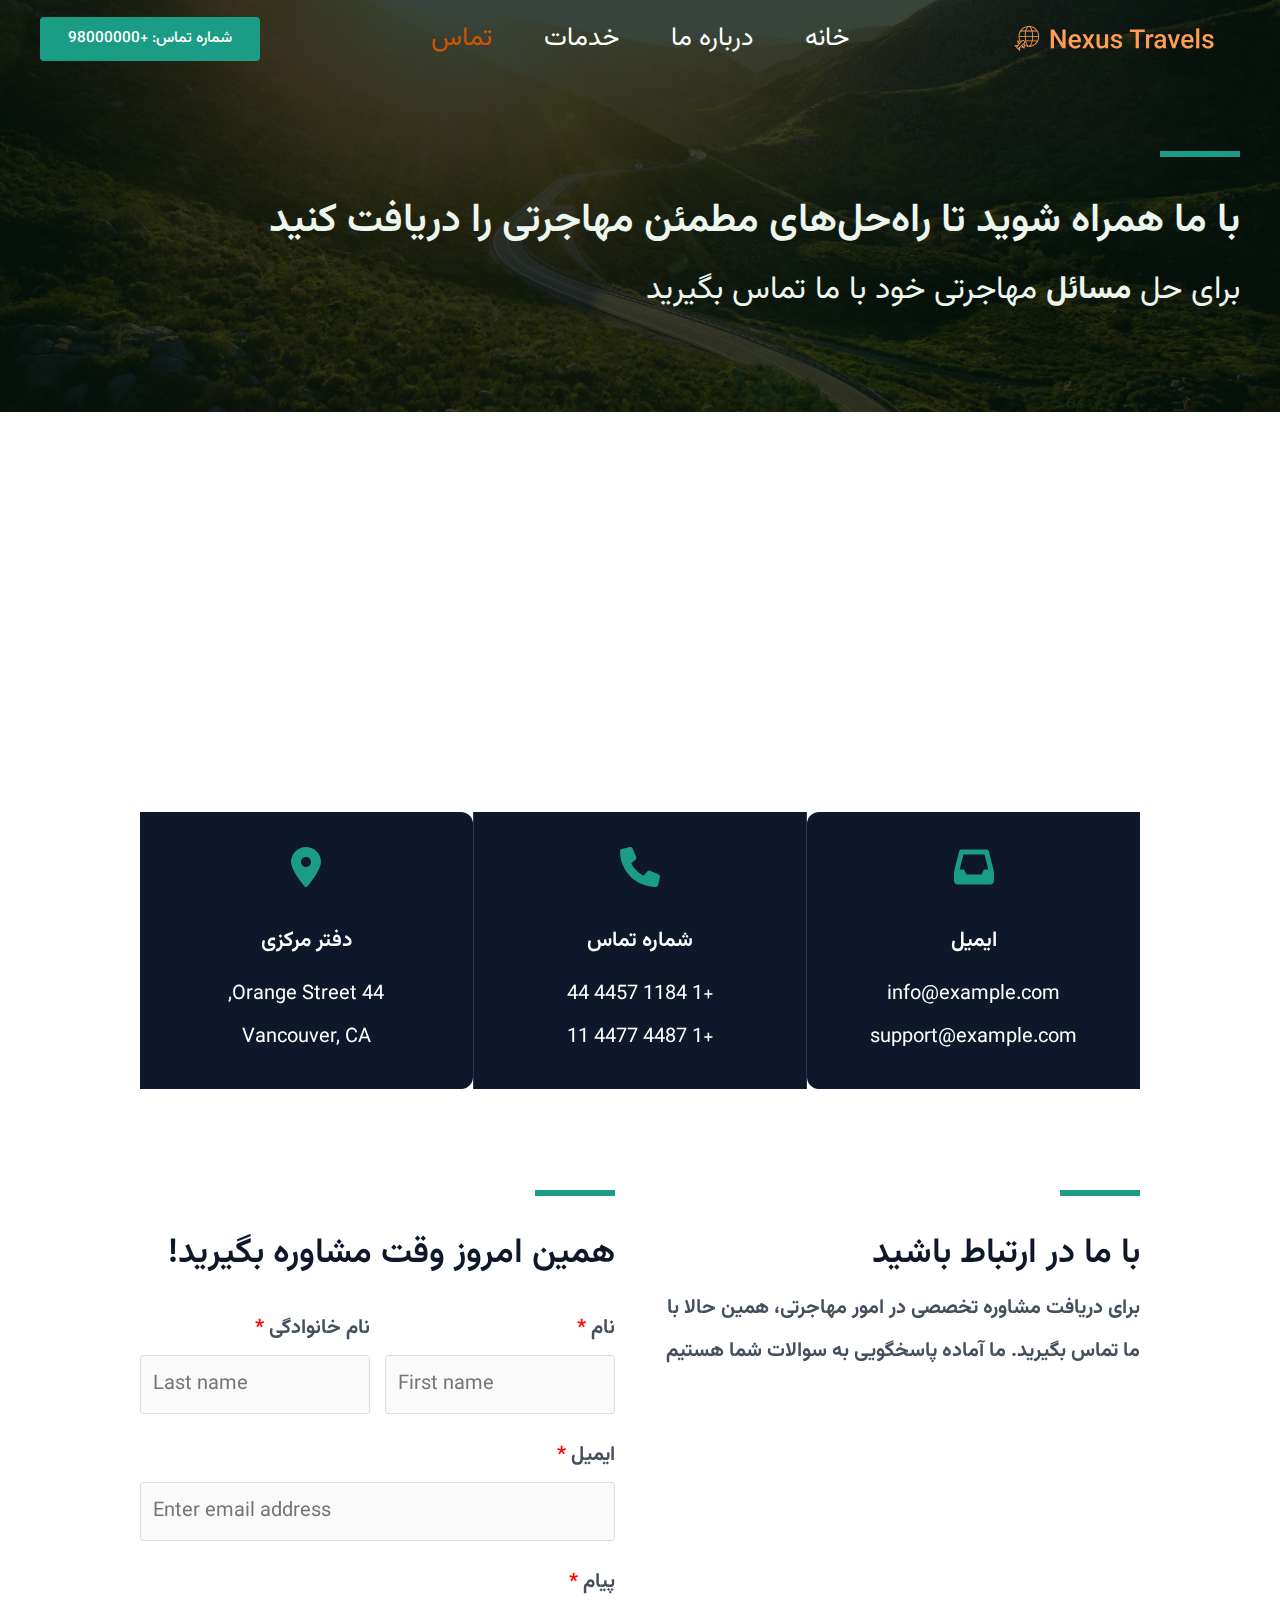
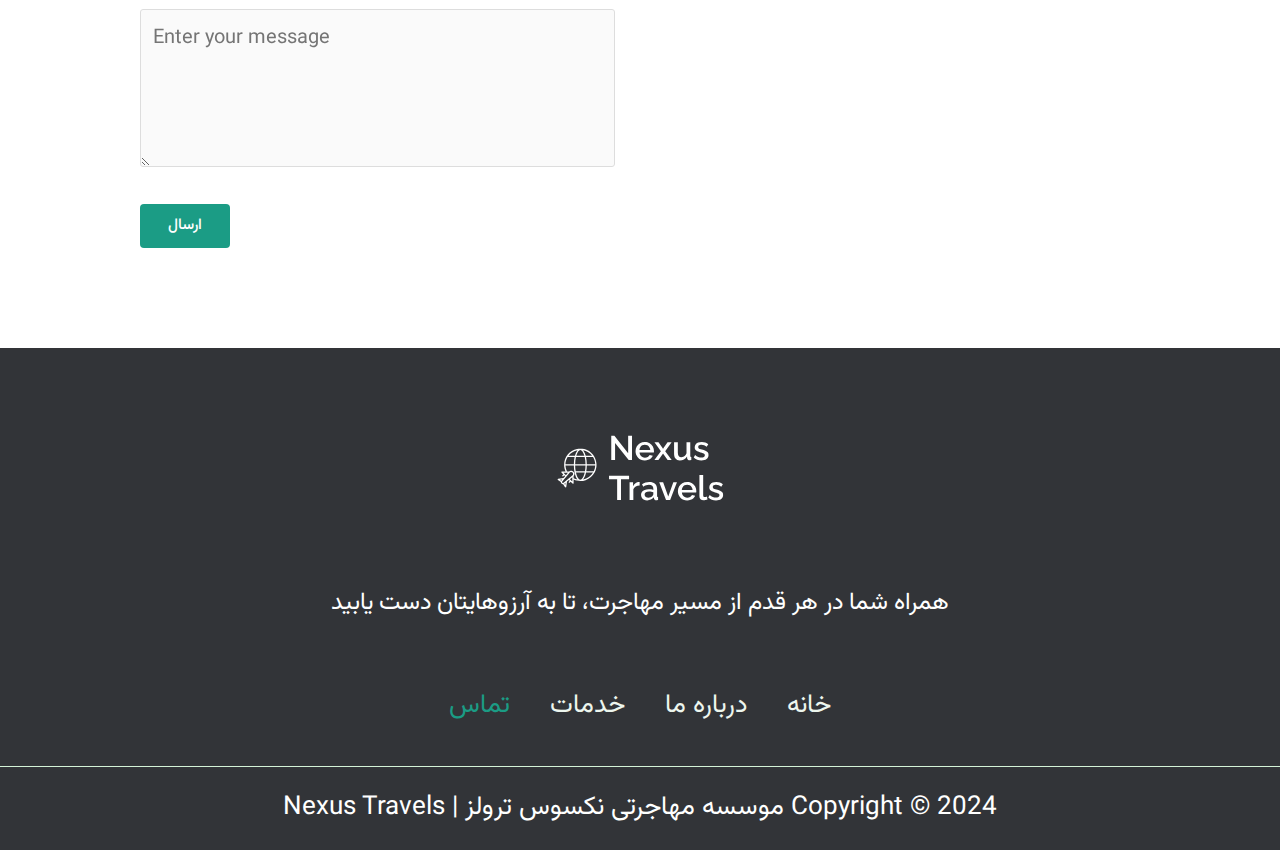
<file: contact/index.html>
<!DOCTYPE html>
<html dir="rtl" lang="fa-IR">
<head>
<meta charset="UTF-8">
<meta name="viewport" content="width=device-width, initial-scale=1">
	 <link rel="profile" href="https://gmpg.org/xfn/11"> 
	 <title>Contact &#8211; موسسه مهاجرتی نکسوس ترولز | Nexus Travels</title>
<meta name="robots" content="max-image-preview:large">
<link rel="dns-prefetch" href="//fonts.googleapis.com">
<link rel="alternate" type="application/rss+xml" title="موسسه مهاجرتی نکسوس ترولز | Nexus Travels &raquo; خوراک" href="/feed/">
<link rel="alternate" type="application/rss+xml" title="موسسه مهاجرتی نکسوس ترولز | Nexus Travels &raquo; خوراک دیدگاه‌ها" href="/comments/feed/">
<script>
window._wpemojiSettings = {"baseUrl":"https:\/\/s.w.org\/images\/core\/emoji\/15.0.3\/72x72\/","ext":".png","svgUrl":"https:\/\/s.w.org\/images\/core\/emoji\/15.0.3\/svg\/","svgExt":".svg","source":{"concatemoji":"\/wp-includes\/js\/wp-emoji-release.min.js?ver=6.6.2"}};
/*! This file is auto-generated */
!function(i,n){var o,s,e;function c(e){try{var t={supportTests:e,timestamp:(new Date).valueOf()};sessionStorage.setItem(o,JSON.stringify(t))}catch(e){}}function p(e,t,n){e.clearRect(0,0,e.canvas.width,e.canvas.height),e.fillText(t,0,0);var t=new Uint32Array(e.getImageData(0,0,e.canvas.width,e.canvas.height).data),r=(e.clearRect(0,0,e.canvas.width,e.canvas.height),e.fillText(n,0,0),new Uint32Array(e.getImageData(0,0,e.canvas.width,e.canvas.height).data));return t.every(function(e,t){return e===r[t]})}function u(e,t,n){switch(t){case"flag":return n(e,"🏳️‍⚧️","🏳️​⚧️")?!1:!n(e,"🇺🇳","🇺​🇳")&&!n(e,"🏴󠁧󠁢󠁥󠁮󠁧󠁿","🏴​󠁧​󠁢​󠁥​󠁮​󠁧​󠁿");case"emoji":return!n(e,"🐦‍⬛","🐦​⬛")}return!1}function f(e,t,n){var r="undefined"!=typeof WorkerGlobalScope&&self instanceof WorkerGlobalScope?new OffscreenCanvas(300,150):i.createElement("canvas"),a=r.getContext("2d",{willReadFrequently:!0}),o=(a.textBaseline="top",a.font="600 32px Arial",{});return e.forEach(function(e){o[e]=t(a,e,n)}),o}function t(e){var t=i.createElement("script");t.src=e,t.defer=!0,i.head.appendChild(t)}"undefined"!=typeof Promise&&(o="wpEmojiSettingsSupports",s=["flag","emoji"],n.supports={everything:!0,everythingExceptFlag:!0},e=new Promise(function(e){i.addEventListener("DOMContentLoaded",e,{once:!0})}),new Promise(function(t){var n=function(){try{var e=JSON.parse(sessionStorage.getItem(o));if("object"==typeof e&&"number"==typeof e.timestamp&&(new Date).valueOf()<e.timestamp+604800&&"object"==typeof e.supportTests)return e.supportTests}catch(e){}return null}();if(!n){if("undefined"!=typeof Worker&&"undefined"!=typeof OffscreenCanvas&&"undefined"!=typeof URL&&URL.createObjectURL&&"undefined"!=typeof Blob)try{var e="postMessage("+f.toString()+"("+[JSON.stringify(s),u.toString(),p.toString()].join(",")+"));",r=new Blob([e],{type:"text/javascript"}),a=new Worker(URL.createObjectURL(r),{name:"wpTestEmojiSupports"});return void(a.onmessage=function(e){c(n=e.data),a.terminate(),t(n)})}catch(e){}c(n=f(s,u,p))}t(n)}).then(function(e){for(var t in e)n.supports[t]=e[t],n.supports.everything=n.supports.everything&&n.supports[t],"flag"!==t&&(n.supports.everythingExceptFlag=n.supports.everythingExceptFlag&&n.supports[t]);n.supports.everythingExceptFlag=n.supports.everythingExceptFlag&&!n.supports.flag,n.DOMReady=!1,n.readyCallback=function(){n.DOMReady=!0}}).then(function(){return e}).then(function(){var e;n.supports.everything||(n.readyCallback(),(e=n.source||{}).concatemoji?t(e.concatemoji):e.wpemoji&&e.twemoji&&(t(e.twemoji),t(e.wpemoji)))}))}((window,document),window._wpemojiSettings);
</script>
<link rel="stylesheet" id="astra-theme-css-rtl-css" href="/wp-content/themes/astra/assets/css/minified/main.min-rtl.css?ver=4.8.3" media="all">
<style id="astra-theme-css-inline-css">:root{--ast-post-nav-space:0;--ast-container-default-xlg-padding:6.67em;--ast-container-default-lg-padding:5.67em;--ast-container-default-slg-padding:4.34em;--ast-container-default-md-padding:3.34em;--ast-container-default-sm-padding:6.67em;--ast-container-default-xs-padding:2.4em;--ast-container-default-xxs-padding:1.4em;--ast-code-block-background:#EEEEEE;--ast-comment-inputs-background:#FAFAFA;--ast-normal-container-width:1200px;--ast-narrow-container-width:750px;--ast-blog-title-font-weight:normal;--ast-blog-meta-weight:inherit;}html{font-size:31.25%;}a,.page-title{color:#ffffff;}a:hover,a:focus{color:var(--ast-global-color-1);}body,button,input,select,textarea,.ast-button,.ast-custom-button{font-family:'Vazirmatn',sans-serif;font-weight:400;font-size:5.2em;line-height:var(--ast-body-line-height,1.65em);}blockquote{color:var(--ast-global-color-3);}h1,.entry-content h1,h2,.entry-content h2,h3,.entry-content h3,h4,.entry-content h4,h5,.entry-content h5,h6,.entry-content h6,.site-title,.site-title a{font-family:'Vazirmatn',sans-serif;font-weight:600;}.site-title{font-size:35px;font-size:6.7307692307692rem;display:none;}header .custom-logo-link img{max-width:115px;width:115px;}.astra-logo-svg{width:115px;}.site-header .site-description{font-size:15px;font-size:2.8846153846154rem;display:none;}.entry-title{font-size:26px;font-size:5rem;}.archive .ast-article-post .ast-article-inner,.blog .ast-article-post .ast-article-inner,.archive .ast-article-post .ast-article-inner:hover,.blog .ast-article-post .ast-article-inner:hover{overflow:hidden;}h1,.entry-content h1{font-size:50px;font-size:9.6153846153846rem;font-weight:600;font-family:'Vazirmatn',sans-serif;line-height:1.4em;}h2,.entry-content h2{font-size:36px;font-size:6.9230769230769rem;font-weight:600;font-family:'Vazirmatn',sans-serif;line-height:1.3em;}h3,.entry-content h3{font-size:28px;font-size:5.3846153846154rem;font-weight:600;font-family:'Vazirmatn',sans-serif;line-height:1.3em;}h4,.entry-content h4{font-size:22px;font-size:4.2307692307692rem;line-height:1.2em;font-weight:600;font-family:'Vazirmatn',sans-serif;}h5,.entry-content h5{font-size:20px;font-size:3.8461538461538rem;line-height:1.2em;font-weight:600;font-family:'Vazirmatn',sans-serif;}h6,.entry-content h6{font-size:16px;font-size:3.0769230769231rem;line-height:1.25em;font-weight:600;font-family:'Vazirmatn',sans-serif;}::selection{background-color:var(--ast-global-color-0);color:#ffffff;}body,h1,.entry-title a,.entry-content h1,h2,.entry-content h2,h3,.entry-content h3,h4,.entry-content h4,h5,.entry-content h5,h6,.entry-content h6{color:var(--ast-global-color-3);}.tagcloud a:hover,.tagcloud a:focus,.tagcloud a.current-item{color:#000000;border-color:#ffffff;background-color:#ffffff;}input:focus,input[type="text"]:focus,input[type="email"]:focus,input[type="url"]:focus,input[type="password"]:focus,input[type="reset"]:focus,input[type="search"]:focus,textarea:focus{border-color:#ffffff;}input[type="radio"]:checked,input[type=reset],input[type="checkbox"]:checked,input[type="checkbox"]:hover:checked,input[type="checkbox"]:focus:checked,input[type=range]::-webkit-slider-thumb{border-color:#ffffff;background-color:#ffffff;box-shadow:none;}.site-footer a:hover + .post-count,.site-footer a:focus + .post-count{background:#ffffff;border-color:#ffffff;}.single .nav-links .nav-previous,.single .nav-links .nav-next{color:#ffffff;}.entry-meta,.entry-meta *{line-height:1.45;color:#ffffff;}.entry-meta a:not(.ast-button):hover,.entry-meta a:not(.ast-button):hover *,.entry-meta a:not(.ast-button):focus,.entry-meta a:not(.ast-button):focus *,.page-links > .page-link,.page-links .page-link:hover,.post-navigation a:hover{color:var(--ast-global-color-1);}#cat option,.secondary .calendar_wrap thead a,.secondary .calendar_wrap thead a:visited{color:#ffffff;}.secondary .calendar_wrap #today,.ast-progress-val span{background:#ffffff;}.secondary a:hover + .post-count,.secondary a:focus + .post-count{background:#ffffff;border-color:#ffffff;}.calendar_wrap #today > a{color:#000000;}.page-links .page-link,.single .post-navigation a{color:#ffffff;}.ast-search-menu-icon .search-form button.search-submit{padding:0 4px;}.ast-search-menu-icon form.search-form{padding-right:0;}.ast-search-menu-icon.slide-search input.search-field{width:0;}.ast-header-search .ast-search-menu-icon.ast-dropdown-active .search-form,.ast-header-search .ast-search-menu-icon.ast-dropdown-active .search-field:focus{transition:all 0.2s;}.search-form input.search-field:focus{outline:none;}.astra-logo-svg:not(.sticky-custom-logo .astra-logo-svg,.transparent-custom-logo .astra-logo-svg,.advanced-header-logo .astra-logo-svg){height:29px;}.wp-block-latest-posts > li > a{color:var(--ast-global-color-2);}.widget-title,.widget .wp-block-heading{font-size:7px;font-size:1.3461538461538rem;color:var(--ast-global-color-3);}.ast-single-post .entry-content a,.ast-comment-content a:not(.ast-comment-edit-reply-wrap a){text-decoration:underline;}.ast-single-post .wp-block-button .wp-block-button__link,.ast-single-post .elementor-button-wrapper .elementor-button,.ast-single-post .entry-content .uagb-tab a,.ast-single-post .entry-content .uagb-ifb-cta a,.ast-single-post .entry-content .wp-block-uagb-buttons a,.ast-single-post .entry-content .uabb-module-content a,.ast-single-post .entry-content .uagb-post-grid a,.ast-single-post .entry-content .uagb-timeline a,.ast-single-post .entry-content .uagb-toc__wrap a,.ast-single-post .entry-content .uagb-taxomony-box a,.ast-single-post .entry-content .woocommerce a,.entry-content .wp-block-latest-posts > li > a,.ast-single-post .entry-content .wp-block-file__button,li.ast-post-filter-single,.ast-single-post .wp-block-buttons .wp-block-button.is-style-outline .wp-block-button__link,.ast-single-post .ast-comment-content .comment-reply-link,.ast-single-post .ast-comment-content .comment-edit-link{text-decoration:none;}.ast-search-menu-icon.slide-search a:focus-visible:focus-visible,.astra-search-icon:focus-visible,#close:focus-visible,a:focus-visible,.ast-menu-toggle:focus-visible,.site .skip-link:focus-visible,.wp-block-loginout input:focus-visible,.wp-block-search.wp-block-search__button-inside .wp-block-search__inside-wrapper,.ast-header-navigation-arrow:focus-visible,.woocommerce .wc-proceed-to-checkout > .checkout-button:focus-visible,.woocommerce .woocommerce-MyAccount-navigation ul li a:focus-visible,.ast-orders-table__row .ast-orders-table__cell:focus-visible,.woocommerce .woocommerce-order-details .order-again > .button:focus-visible,.woocommerce .woocommerce-message a.button.wc-forward:focus-visible,.woocommerce #minus_qty:focus-visible,.woocommerce #plus_qty:focus-visible,a#ast-apply-coupon:focus-visible,.woocommerce .woocommerce-info a:focus-visible,.woocommerce .astra-shop-summary-wrap a:focus-visible,.woocommerce a.wc-forward:focus-visible,#ast-apply-coupon:focus-visible,.woocommerce-js .woocommerce-mini-cart-item a.remove:focus-visible,#close:focus-visible,.button.search-submit:focus-visible,#search_submit:focus,.normal-search:focus-visible,.ast-header-account-wrap:focus-visible,.woocommerce .ast-on-card-button.ast-quick-view-trigger:focus{outline-style:dotted;outline-color:inherit;outline-width:thin;}input:focus,input[type="text"]:focus,input[type="email"]:focus,input[type="url"]:focus,input[type="password"]:focus,input[type="reset"]:focus,input[type="search"]:focus,input[type="number"]:focus,textarea:focus,.wp-block-search__input:focus,[data-section="section-header-mobile-trigger"] .ast-button-wrap .ast-mobile-menu-trigger-minimal:focus,.ast-mobile-popup-drawer.active .menu-toggle-close:focus,.woocommerce-ordering select.orderby:focus,#ast-scroll-top:focus,#coupon_code:focus,.woocommerce-page #comment:focus,.woocommerce #reviews #respond input#submit:focus,.woocommerce a.add_to_cart_button:focus,.woocommerce .button.single_add_to_cart_button:focus,.woocommerce .woocommerce-cart-form button:focus,.woocommerce .woocommerce-cart-form__cart-item .quantity .qty:focus,.woocommerce .woocommerce-billing-fields .woocommerce-billing-fields__field-wrapper .woocommerce-input-wrapper > .input-text:focus,.woocommerce #order_comments:focus,.woocommerce #place_order:focus,.woocommerce .woocommerce-address-fields .woocommerce-address-fields__field-wrapper .woocommerce-input-wrapper > .input-text:focus,.woocommerce .woocommerce-MyAccount-content form button:focus,.woocommerce .woocommerce-MyAccount-content .woocommerce-EditAccountForm .woocommerce-form-row .woocommerce-Input.input-text:focus,.woocommerce .ast-woocommerce-container .woocommerce-pagination ul.page-numbers li a:focus,body #content .woocommerce form .form-row .select2-container--default .select2-selection--single:focus,#ast-coupon-code:focus,.woocommerce.woocommerce-js .quantity input[type=number]:focus,.woocommerce-js .woocommerce-mini-cart-item .quantity input[type=number]:focus,.woocommerce p#ast-coupon-trigger:focus{border-style:dotted;border-color:inherit;border-width:thin;}input{outline:none;}.ast-logo-title-inline .site-logo-img{padding-right:1em;}.site-logo-img img{ transition:all 0.2s linear;}body .ast-oembed-container *{position:absolute;top:0;width:100%;height:100%;right:0;}body .wp-block-embed-pocket-casts .ast-oembed-container *{position:unset;}.ast-single-post-featured-section + article {margin-top: 2em;}.site-content .ast-single-post-featured-section img {width: 100%;overflow: hidden;object-fit: cover;}.site > .ast-single-related-posts-container {margin-top: 0;}@media (min-width: 922px) {.ast-desktop .ast-container--narrow {max-width: var(--ast-narrow-container-width);margin: 0 auto;}}@media (max-width:921.9px){#ast-desktop-header{display:none;}}@media (min-width:922px){#ast-mobile-header{display:none;}}.wp-block-buttons.aligncenter{justify-content:center;}@media (max-width:921px){.ast-theme-transparent-header #primary,.ast-theme-transparent-header #secondary{padding:0;}}@media (max-width:921px){.ast-plain-container.ast-no-sidebar #primary{padding:0;}}.ast-plain-container.ast-no-sidebar #primary{margin-top:0;margin-bottom:0;}.wp-block-button.is-style-outline .wp-block-button__link{border-color:var(--ast-global-color-0);}div.wp-block-button.is-style-outline > .wp-block-button__link:not(.has-text-color),div.wp-block-button.wp-block-button__link.is-style-outline:not(.has-text-color){color:var(--ast-global-color-0);}.wp-block-button.is-style-outline .wp-block-button__link:hover,.wp-block-buttons .wp-block-button.is-style-outline .wp-block-button__link:focus,.wp-block-buttons .wp-block-button.is-style-outline > .wp-block-button__link:not(.has-text-color):hover,.wp-block-buttons .wp-block-button.wp-block-button__link.is-style-outline:not(.has-text-color):hover{color:#ffffff;background-color:#cc5500;border-color:#cc5500;}.post-page-numbers.current .page-link,.ast-pagination .page-numbers.current{color:#ffffff;border-color:var(--ast-global-color-0);background-color:var(--ast-global-color-0);}.wp-block-buttons .wp-block-button.is-style-outline .wp-block-button__link.wp-element-button,.ast-outline-button,.wp-block-uagb-buttons-child .uagb-buttons-repeater.ast-outline-button{border-color:var(--ast-global-color-0);border-top-width:1px;border-right-width:1px;border-bottom-width:1px;border-left-width:1px;font-family:inherit;font-weight:500;font-size:13px;font-size:2.5rem;line-height:1em;text-transform:uppercase;padding-top:14px;padding-right:28px;padding-bottom:14px;padding-left:28px;border-top-left-radius:4px;border-top-right-radius:4px;border-bottom-right-radius:4px;border-bottom-left-radius:4px;}.wp-block-buttons .wp-block-button.is-style-outline > .wp-block-button__link:not(.has-text-color),.wp-block-buttons .wp-block-button.wp-block-button__link.is-style-outline:not(.has-text-color),.ast-outline-button{color:var(--ast-global-color-0);}.wp-block-button.is-style-outline .wp-block-button__link:hover,.wp-block-buttons .wp-block-button.is-style-outline .wp-block-button__link:focus,.wp-block-buttons .wp-block-button.is-style-outline > .wp-block-button__link:not(.has-text-color):hover,.wp-block-buttons .wp-block-button.wp-block-button__link.is-style-outline:not(.has-text-color):hover,.ast-outline-button:hover,.ast-outline-button:focus,.wp-block-uagb-buttons-child .uagb-buttons-repeater.ast-outline-button:hover,.wp-block-uagb-buttons-child .uagb-buttons-repeater.ast-outline-button:focus{color:#ffffff;background-color:#cc5500;border-color:var(--ast-global-color-0);}.wp-block-button .wp-block-button__link.wp-element-button.is-style-outline:not(.has-background),.wp-block-button.is-style-outline>.wp-block-button__link.wp-element-button:not(.has-background),.ast-outline-button{background-color:transparent;}@media (max-width:921px){.wp-block-buttons .wp-block-button.is-style-outline .wp-block-button__link.wp-element-button,.ast-outline-button,.wp-block-uagb-buttons-child .uagb-buttons-repeater.ast-outline-button{padding-top:14px;padding-right:28px;padding-bottom:14px;padding-left:28px;border-top-left-radius:4px;border-top-right-radius:4px;border-bottom-right-radius:4px;border-bottom-left-radius:4px;}}@media (max-width:544px){.wp-block-buttons .wp-block-button.is-style-outline .wp-block-button__link.wp-element-button,.ast-outline-button,.wp-block-uagb-buttons-child .uagb-buttons-repeater.ast-outline-button{font-size:13px;font-size:2.5rem;padding-top:12px;padding-right:24px;padding-bottom:12px;padding-left:22px;border-top-left-radius:4px;border-top-right-radius:4px;border-bottom-right-radius:4px;border-bottom-left-radius:4px;}}.entry-content[data-ast-blocks-layout] > figure{margin-bottom:1em;}h1.widget-title{font-weight:600;}h2.widget-title{font-weight:600;}h3.widget-title{font-weight:600;}@media (max-width:921px){.ast-separate-container #primary,.ast-separate-container #secondary{padding:1.5em 0;}#primary,#secondary{padding:1.5em 0;margin:0;}.ast-left-sidebar #content > .ast-container{display:flex;flex-direction:column-reverse;width:100%;}.ast-separate-container .ast-article-post,.ast-separate-container .ast-article-single{padding:1.5em 2.14em;}.ast-author-box img.avatar{margin:20px 0 0 0;}}@media (min-width:922px){.ast-separate-container.ast-right-sidebar #primary,.ast-separate-container.ast-left-sidebar #primary{border:0;}.search-no-results.ast-separate-container #primary{margin-bottom:4em;}}.wp-block-button .wp-block-button__link{color:#ffffff;}.wp-block-button .wp-block-button__link:hover,.wp-block-button .wp-block-button__link:focus{color:#ffffff;background-color:#cc5500;border-color:#cc5500;}.wp-block-button .wp-block-button__link,.wp-block-search .wp-block-search__button,body .wp-block-file .wp-block-file__button{border-style:solid;border-top-width:0px;border-right-width:0px;border-left-width:0px;border-bottom-width:0px;border-color:var(--ast-global-color-0);background-color:var(--ast-global-color-0);color:#ffffff;font-family:inherit;font-weight:500;line-height:1em;text-transform:uppercase;letter-spacing:1px;font-size:16px;font-size:3.0769230769231rem;border-top-left-radius:4px;border-top-right-radius:4px;border-bottom-right-radius:4px;border-bottom-left-radius:4px;padding-top:14px;padding-right:28px;padding-bottom:14px;padding-left:28px;}@media (max-width:921px){.wp-block-button .wp-block-button__link,.wp-block-search .wp-block-search__button,body .wp-block-file .wp-block-file__button{padding-top:14px;padding-right:28px;padding-bottom:14px;padding-left:28px;border-top-left-radius:4px;border-top-right-radius:4px;border-bottom-right-radius:4px;border-bottom-left-radius:4px;}}@media (max-width:544px){.wp-block-button .wp-block-button__link,.wp-block-search .wp-block-search__button,body .wp-block-file .wp-block-file__button{font-size:13px;font-size:2.5rem;padding-top:12px;padding-right:24px;padding-bottom:12px;padding-left:24px;border-top-left-radius:4px;border-top-right-radius:4px;border-bottom-right-radius:4px;border-bottom-left-radius:4px;}}.menu-toggle,button,.ast-button,.ast-custom-button,.button,input#submit,input[type="button"],input[type="submit"],input[type="reset"],form[CLASS*="wp-block-search__"].wp-block-search .wp-block-search__inside-wrapper .wp-block-search__button,body .wp-block-file .wp-block-file__button,.woocommerce-js a.button,.woocommerce button.button,.woocommerce .woocommerce-message a.button,.woocommerce #respond input#submit.alt,.woocommerce input.button.alt,.woocommerce input.button,.woocommerce input.button:disabled,.woocommerce input.button:disabled[disabled],.woocommerce input.button:disabled:hover,.woocommerce input.button:disabled[disabled]:hover,.woocommerce #respond input#submit,.woocommerce button.button.alt.disabled,.wc-block-grid__products .wc-block-grid__product .wp-block-button__link,.wc-block-grid__product-onsale,[CLASS*="wc-block"] button,.woocommerce-js .astra-cart-drawer .astra-cart-drawer-content .woocommerce-mini-cart__buttons .button:not(.checkout):not(.ast-continue-shopping),.woocommerce-js .astra-cart-drawer .astra-cart-drawer-content .woocommerce-mini-cart__buttons a.checkout,.woocommerce button.button.alt.disabled.wc-variation-selection-needed,[CLASS*="wc-block"] .wc-block-components-button{border-style:solid;border-top-width:0px;border-right-width:0px;border-left-width:0px;border-bottom-width:0px;color:#ffffff;border-color:var(--ast-global-color-0);background-color:var(--ast-global-color-0);padding-top:14px;padding-right:28px;padding-bottom:14px;padding-left:28px;font-family:inherit;font-weight:500;font-size:16px;font-size:3.0769230769231rem;line-height:1em;text-transform:uppercase;letter-spacing:1px;border-top-left-radius:4px;border-top-right-radius:4px;border-bottom-right-radius:4px;border-bottom-left-radius:4px;}button:focus,.menu-toggle:hover,button:hover,.ast-button:hover,.ast-custom-button:hover .button:hover,.ast-custom-button:hover ,input[type=reset]:hover,input[type=reset]:focus,input#submit:hover,input#submit:focus,input[type="button"]:hover,input[type="button"]:focus,input[type="submit"]:hover,input[type="submit"]:focus,form[CLASS*="wp-block-search__"].wp-block-search .wp-block-search__inside-wrapper .wp-block-search__button:hover,form[CLASS*="wp-block-search__"].wp-block-search .wp-block-search__inside-wrapper .wp-block-search__button:focus,body .wp-block-file .wp-block-file__button:hover,body .wp-block-file .wp-block-file__button:focus,.woocommerce-js a.button:hover,.woocommerce button.button:hover,.woocommerce .woocommerce-message a.button:hover,.woocommerce #respond input#submit:hover,.woocommerce #respond input#submit.alt:hover,.woocommerce input.button.alt:hover,.woocommerce input.button:hover,.woocommerce button.button.alt.disabled:hover,.wc-block-grid__products .wc-block-grid__product .wp-block-button__link:hover,[CLASS*="wc-block"] button:hover,.woocommerce-js .astra-cart-drawer .astra-cart-drawer-content .woocommerce-mini-cart__buttons .button:not(.checkout):not(.ast-continue-shopping):hover,.woocommerce-js .astra-cart-drawer .astra-cart-drawer-content .woocommerce-mini-cart__buttons a.checkout:hover,.woocommerce button.button.alt.disabled.wc-variation-selection-needed:hover,[CLASS*="wc-block"] .wc-block-components-button:hover,[CLASS*="wc-block"] .wc-block-components-button:focus{color:#ffffff;background-color:#cc5500;border-color:#cc5500;}@media (max-width:921px){.menu-toggle,button,.ast-button,.ast-custom-button,.button,input#submit,input[type="button"],input[type="submit"],input[type="reset"],form[CLASS*="wp-block-search__"].wp-block-search .wp-block-search__inside-wrapper .wp-block-search__button,body .wp-block-file .wp-block-file__button,.woocommerce-js a.button,.woocommerce button.button,.woocommerce .woocommerce-message a.button,.woocommerce #respond input#submit.alt,.woocommerce input.button.alt,.woocommerce input.button,.woocommerce input.button:disabled,.woocommerce input.button:disabled[disabled],.woocommerce input.button:disabled:hover,.woocommerce input.button:disabled[disabled]:hover,.woocommerce #respond input#submit,.woocommerce button.button.alt.disabled,.wc-block-grid__products .wc-block-grid__product .wp-block-button__link,.wc-block-grid__product-onsale,[CLASS*="wc-block"] button,.woocommerce-js .astra-cart-drawer .astra-cart-drawer-content .woocommerce-mini-cart__buttons .button:not(.checkout):not(.ast-continue-shopping),.woocommerce-js .astra-cart-drawer .astra-cart-drawer-content .woocommerce-mini-cart__buttons a.checkout,.woocommerce button.button.alt.disabled.wc-variation-selection-needed,[CLASS*="wc-block"] .wc-block-components-button{padding-top:14px;padding-right:28px;padding-bottom:14px;padding-left:28px;border-top-left-radius:4px;border-top-right-radius:4px;border-bottom-right-radius:4px;border-bottom-left-radius:4px;}}@media (max-width:544px){.menu-toggle,button,.ast-button,.ast-custom-button,.button,input#submit,input[type="button"],input[type="submit"],input[type="reset"],form[CLASS*="wp-block-search__"].wp-block-search .wp-block-search__inside-wrapper .wp-block-search__button,body .wp-block-file .wp-block-file__button,.woocommerce-js a.button,.woocommerce button.button,.woocommerce .woocommerce-message a.button,.woocommerce #respond input#submit.alt,.woocommerce input.button.alt,.woocommerce input.button,.woocommerce input.button:disabled,.woocommerce input.button:disabled[disabled],.woocommerce input.button:disabled:hover,.woocommerce input.button:disabled[disabled]:hover,.woocommerce #respond input#submit,.woocommerce button.button.alt.disabled,.wc-block-grid__products .wc-block-grid__product .wp-block-button__link,.wc-block-grid__product-onsale,[CLASS*="wc-block"] button,.woocommerce-js .astra-cart-drawer .astra-cart-drawer-content .woocommerce-mini-cart__buttons .button:not(.checkout):not(.ast-continue-shopping),.woocommerce-js .astra-cart-drawer .astra-cart-drawer-content .woocommerce-mini-cart__buttons a.checkout,.woocommerce button.button.alt.disabled.wc-variation-selection-needed,[CLASS*="wc-block"] .wc-block-components-button{padding-top:12px;padding-right:24px;padding-bottom:12px;padding-left:24px;font-size:13px;font-size:2.5rem;border-top-left-radius:4px;border-top-right-radius:4px;border-bottom-right-radius:4px;border-bottom-left-radius:4px;}}@media (max-width:921px){.ast-mobile-header-stack .main-header-bar .ast-search-menu-icon{display:inline-block;}.ast-header-break-point.ast-header-custom-item-outside .ast-mobile-header-stack .main-header-bar .ast-search-icon{margin:0;}.ast-comment-avatar-wrap img{max-width:2.5em;}.ast-comment-meta{padding:0 1.8888em 1.3333em;}.ast-separate-container .ast-comment-list li.depth-1{padding:1.5em 2.14em;}.ast-separate-container .comment-respond{padding:2em 2.14em;}}@media (min-width:544px){.ast-container{max-width:100%;}}@media (max-width:544px){.ast-separate-container .ast-article-post,.ast-separate-container .ast-article-single,.ast-separate-container .comments-title,.ast-separate-container .ast-archive-description{padding:1.5em 1em;}.ast-separate-container #content .ast-container{padding-left:0.54em;padding-right:0.54em;}.ast-separate-container .ast-comment-list .bypostauthor{padding:.5em;}.ast-search-menu-icon.ast-dropdown-active .search-field{width:170px;}.menu-toggle,button,.ast-button,.button,input#submit,input[type="button"],input[type="submit"],input[type="reset"]{font-size:13px;font-size:2.5rem;}} #ast-mobile-header .ast-site-header-cart-li a{pointer-events:none;}body,.ast-separate-container{background-color:#ffffff;background-image:none;}@media (max-width:921px){.site-title{display:none;}.site-header .site-description{display:none;}h1,.entry-content h1{font-size:30px;}h2,.entry-content h2{font-size:25px;}h3,.entry-content h3{font-size:20px;}}@media (max-width:544px){.site-title{display:none;}.site-header .site-description{display:none;}h1,.entry-content h1{font-size:30px;}h2,.entry-content h2{font-size:25px;}h3,.entry-content h3{font-size:20px;}}@media (max-width:921px){html{font-size:28.5%;}}@media (max-width:544px){html{font-size:28.5%;}}@media (min-width:922px){.ast-container{max-width:1240px;}}@media (min-width:922px){.site-content .ast-container{display:flex;}}@media (max-width:921px){.site-content .ast-container{flex-direction:column;}}@media (min-width:922px){.main-header-menu .sub-menu .menu-item.ast-left-align-sub-menu:hover > .sub-menu,.main-header-menu .sub-menu .menu-item.ast-left-align-sub-menu.focus > .sub-menu{margin-left:-0px;}}.ast-theme-transparent-header [data-section="section-header-mobile-trigger"] .ast-button-wrap .ast-mobile-menu-trigger-minimal{background:transparent;}.site .comments-area{padding-bottom:3em;}.wp-block-file {display: flex;align-items: center;flex-wrap: wrap;justify-content: space-between;}.wp-block-pullquote {border: none;}.wp-block-pullquote blockquote::before {content: "\201D";font-family: "Helvetica",sans-serif;display: flex;transform: rotate( 180deg );font-size: 6rem;font-style: normal;line-height: 1;font-weight: bold;align-items: center;justify-content: center;}.has-text-align-right > blockquote::before {justify-content: flex-start;}.has-text-align-left > blockquote::before {justify-content: flex-end;}figure.wp-block-pullquote.is-style-solid-color blockquote {max-width: 100%;text-align: inherit;}:root {--wp--custom--ast-default-block-top-padding: 3em;--wp--custom--ast-default-block-right-padding: 3em;--wp--custom--ast-default-block-bottom-padding: 3em;--wp--custom--ast-default-block-left-padding: 3em;--wp--custom--ast-container-width: 1200px;--wp--custom--ast-content-width-size: 1200px;--wp--custom--ast-wide-width-size: calc(1200px + var(--wp--custom--ast-default-block-left-padding) + var(--wp--custom--ast-default-block-right-padding));}.ast-narrow-container {--wp--custom--ast-content-width-size: 750px;--wp--custom--ast-wide-width-size: 750px;}@media(max-width: 921px) {:root {--wp--custom--ast-default-block-top-padding: 3em;--wp--custom--ast-default-block-right-padding: 2em;--wp--custom--ast-default-block-bottom-padding: 3em;--wp--custom--ast-default-block-left-padding: 2em;}}@media(max-width: 544px) {:root {--wp--custom--ast-default-block-top-padding: 3em;--wp--custom--ast-default-block-right-padding: 1.5em;--wp--custom--ast-default-block-bottom-padding: 3em;--wp--custom--ast-default-block-left-padding: 1.5em;}}.entry-content > .wp-block-group,.entry-content > .wp-block-cover,.entry-content > .wp-block-columns {padding-top: var(--wp--custom--ast-default-block-top-padding);padding-right: var(--wp--custom--ast-default-block-right-padding);padding-bottom: var(--wp--custom--ast-default-block-bottom-padding);padding-left: var(--wp--custom--ast-default-block-left-padding);}.ast-plain-container.ast-no-sidebar .entry-content > .alignfull,.ast-page-builder-template .ast-no-sidebar .entry-content > .alignfull {margin-left: calc( -50vw + 50%);margin-right: calc( -50vw + 50%);max-width: 100vw;width: 100vw;}.ast-plain-container.ast-no-sidebar .entry-content .alignfull .alignfull,.ast-page-builder-template.ast-no-sidebar .entry-content .alignfull .alignfull,.ast-plain-container.ast-no-sidebar .entry-content .alignfull .alignwide,.ast-page-builder-template.ast-no-sidebar .entry-content .alignfull .alignwide,.ast-plain-container.ast-no-sidebar .entry-content .alignwide .alignfull,.ast-page-builder-template.ast-no-sidebar .entry-content .alignwide .alignfull,.ast-plain-container.ast-no-sidebar .entry-content .alignwide .alignwide,.ast-page-builder-template.ast-no-sidebar .entry-content .alignwide .alignwide,.ast-plain-container.ast-no-sidebar .entry-content .wp-block-column .alignfull,.ast-page-builder-template.ast-no-sidebar .entry-content .wp-block-column .alignfull,.ast-plain-container.ast-no-sidebar .entry-content .wp-block-column .alignwide,.ast-page-builder-template.ast-no-sidebar .entry-content .wp-block-column .alignwide {margin-left: auto;margin-right: auto;width: 100%;}[data-ast-blocks-layout] .wp-block-separator:not(.is-style-dots) {height: 0;}[data-ast-blocks-layout] .wp-block-separator {margin: 20px auto;}[data-ast-blocks-layout] .wp-block-separator:not(.is-style-wide):not(.is-style-dots) {max-width: 100px;}[data-ast-blocks-layout] .wp-block-separator.has-background {padding: 0;}.entry-content[data-ast-blocks-layout] > * {max-width: var(--wp--custom--ast-content-width-size);margin-left: auto;margin-right: auto;}.entry-content[data-ast-blocks-layout] > .alignwide {max-width: var(--wp--custom--ast-wide-width-size);}.entry-content[data-ast-blocks-layout] .alignfull {max-width: none;}.ast-full-width-layout .entry-content[data-ast-blocks-layout] .is-layout-constrained.wp-block-cover-is-layout-constrained > *,.ast-full-width-layout .entry-content[data-ast-blocks-layout] .is-layout-constrained.wp-block-group-is-layout-constrained > * {max-width: var(--wp--custom--ast-content-width-size);margin-left: auto;margin-right: auto;}.entry-content .wp-block-columns {margin-bottom: 0;}blockquote {margin: 1.5em;border-color: rgba(0,0,0,0.05);}.wp-block-quote:not(.has-text-align-right):not(.has-text-align-center) {border-right: 5px solid rgba(0,0,0,0.05);}.has-text-align-right > blockquote,blockquote.has-text-align-right {border-left: 5px solid rgba(0,0,0,0.05);}.has-text-align-left > blockquote,blockquote.has-text-align-left {border-right: 5px solid rgba(0,0,0,0.05);}.wp-block-site-tagline,.wp-block-latest-posts .read-more {margin-top: 15px;}.wp-block-loginout p label {display: block;}.wp-block-loginout p:not(.login-remember):not(.login-submit) input {width: 100%;}.wp-block-loginout input:focus {border-color: transparent;}.wp-block-loginout input:focus {outline: thin dotted;}.entry-content .wp-block-media-text .wp-block-media-text__content {padding: 0 0 0 8%;}.entry-content .wp-block-media-text.has-media-on-the-right .wp-block-media-text__content {padding: 0 8% 0 0;}.entry-content .wp-block-media-text.has-background .wp-block-media-text__content {padding: 8%;}.entry-content .wp-block-cover:not([class*="background-color"]) .wp-block-cover__inner-container,.entry-content .wp-block-cover:not([class*="background-color"]) .wp-block-cover-image-text,.entry-content .wp-block-cover:not([class*="background-color"]) .wp-block-cover-text,.entry-content .wp-block-cover-image:not([class*="background-color"]) .wp-block-cover__inner-container,.entry-content .wp-block-cover-image:not([class*="background-color"]) .wp-block-cover-image-text,.entry-content .wp-block-cover-image:not([class*="background-color"]) .wp-block-cover-text {color: var(--ast-global-color-5);}.wp-block-loginout .login-remember input {width: 1.1rem;height: 1.1rem;margin: 0 5px 4px 0;vertical-align: middle;}.wp-block-latest-posts > li > *:first-child,.wp-block-latest-posts:not(.is-grid) > li:first-child {margin-top: 0;}.entry-content .wp-block-buttons,.entry-content .wp-block-uagb-buttons {margin-bottom: 1.5em;}.wp-block-search__inside-wrapper .wp-block-search__input {padding: 0 10px;color: var(--ast-global-color-3);background: var(--ast-global-color-5);border-color: var(--ast-border-color);}.wp-block-latest-posts .read-more {margin-bottom: 1.5em;}.wp-block-search__no-button .wp-block-search__inside-wrapper .wp-block-search__input {padding-top: 5px;padding-bottom: 5px;}.wp-block-latest-posts .wp-block-latest-posts__post-date,.wp-block-latest-posts .wp-block-latest-posts__post-author {font-size: 1rem;}.wp-block-latest-posts > li > *,.wp-block-latest-posts:not(.is-grid) > li {margin-top: 12px;margin-bottom: 12px;}.ast-page-builder-template .entry-content[data-ast-blocks-layout] > *,.ast-page-builder-template .entry-content[data-ast-blocks-layout] > .alignfull > * {max-width: none;}.ast-page-builder-template .entry-content[data-ast-blocks-layout] > .alignwide > * {max-width: var(--wp--custom--ast-wide-width-size);}.ast-page-builder-template .entry-content[data-ast-blocks-layout] > .inherit-container-width > *,.ast-page-builder-template .entry-content[data-ast-blocks-layout] > * > *,.entry-content[data-ast-blocks-layout] > .wp-block-cover .wp-block-cover__inner-container {max-width: var(--wp--custom--ast-content-width-size) ;margin-left: auto;margin-right: auto;}.entry-content[data-ast-blocks-layout] .wp-block-cover:not(.alignleft):not(.alignright) {width: auto;}@media(max-width: 1200px) {.ast-separate-container .entry-content > .alignfull,.ast-separate-container .entry-content[data-ast-blocks-layout] > .alignwide,.ast-plain-container .entry-content[data-ast-blocks-layout] > .alignwide,.ast-plain-container .entry-content .alignfull {margin-left: calc(-1 * min(var(--ast-container-default-xlg-padding),20px)) ;margin-right: calc(-1 * min(var(--ast-container-default-xlg-padding),20px));}}@media(min-width: 1201px) {.ast-separate-container .entry-content > .alignfull {margin-left: calc(-1 * var(--ast-container-default-xlg-padding) );margin-right: calc(-1 * var(--ast-container-default-xlg-padding) );}.ast-separate-container .entry-content[data-ast-blocks-layout] > .alignwide,.ast-plain-container .entry-content[data-ast-blocks-layout] > .alignwide {margin-left: calc(-1 * var(--wp--custom--ast-default-block-left-padding) );margin-right: calc(-1 * var(--wp--custom--ast-default-block-right-padding) );}}@media(min-width: 921px) {.ast-separate-container .entry-content .wp-block-group.alignwide:not(.inherit-container-width) > :where(:not(.alignleft):not(.alignright)),.ast-plain-container .entry-content .wp-block-group.alignwide:not(.inherit-container-width) > :where(:not(.alignleft):not(.alignright)) {max-width: calc( var(--wp--custom--ast-content-width-size) + 80px );}.ast-plain-container.ast-right-sidebar .entry-content[data-ast-blocks-layout] .alignfull,.ast-plain-container.ast-left-sidebar .entry-content[data-ast-blocks-layout] .alignfull {margin-left: -60px;margin-right: -60px;}}@media(min-width: 544px) {.entry-content > .alignleft {margin-left: 20px;}.entry-content > .alignright {margin-right: 20px;}}@media (max-width:544px){.wp-block-columns .wp-block-column:not(:last-child){margin-bottom:20px;}.wp-block-latest-posts{margin:0;}}@media( max-width: 600px ) {.entry-content .wp-block-media-text .wp-block-media-text__content,.entry-content .wp-block-media-text.has-media-on-the-right .wp-block-media-text__content {padding: 8% 0 0;}.entry-content .wp-block-media-text.has-background .wp-block-media-text__content {padding: 8%;}}.ast-page-builder-template .entry-header {padding-right: 0;}.ast-narrow-container .site-content .wp-block-uagb-image--align-full .wp-block-uagb-image__figure {max-width: 100%;margin-left: auto;margin-right: auto;}:root .has-ast-global-color-0-color{color:var(--ast-global-color-0);}:root .has-ast-global-color-0-background-color{background-color:var(--ast-global-color-0);}:root .wp-block-button .has-ast-global-color-0-color{color:var(--ast-global-color-0);}:root .wp-block-button .has-ast-global-color-0-background-color{background-color:var(--ast-global-color-0);}:root .has-ast-global-color-1-color{color:var(--ast-global-color-1);}:root .has-ast-global-color-1-background-color{background-color:var(--ast-global-color-1);}:root .wp-block-button .has-ast-global-color-1-color{color:var(--ast-global-color-1);}:root .wp-block-button .has-ast-global-color-1-background-color{background-color:var(--ast-global-color-1);}:root .has-ast-global-color-2-color{color:var(--ast-global-color-2);}:root .has-ast-global-color-2-background-color{background-color:var(--ast-global-color-2);}:root .wp-block-button .has-ast-global-color-2-color{color:var(--ast-global-color-2);}:root .wp-block-button .has-ast-global-color-2-background-color{background-color:var(--ast-global-color-2);}:root .has-ast-global-color-3-color{color:var(--ast-global-color-3);}:root .has-ast-global-color-3-background-color{background-color:var(--ast-global-color-3);}:root .wp-block-button .has-ast-global-color-3-color{color:var(--ast-global-color-3);}:root .wp-block-button .has-ast-global-color-3-background-color{background-color:var(--ast-global-color-3);}:root .has-ast-global-color-4-color{color:var(--ast-global-color-4);}:root .has-ast-global-color-4-background-color{background-color:var(--ast-global-color-4);}:root .wp-block-button .has-ast-global-color-4-color{color:var(--ast-global-color-4);}:root .wp-block-button .has-ast-global-color-4-background-color{background-color:var(--ast-global-color-4);}:root .has-ast-global-color-5-color{color:var(--ast-global-color-5);}:root .has-ast-global-color-5-background-color{background-color:var(--ast-global-color-5);}:root .wp-block-button .has-ast-global-color-5-color{color:var(--ast-global-color-5);}:root .wp-block-button .has-ast-global-color-5-background-color{background-color:var(--ast-global-color-5);}:root .has-ast-global-color-6-color{color:var(--ast-global-color-6);}:root .has-ast-global-color-6-background-color{background-color:var(--ast-global-color-6);}:root .wp-block-button .has-ast-global-color-6-color{color:var(--ast-global-color-6);}:root .wp-block-button .has-ast-global-color-6-background-color{background-color:var(--ast-global-color-6);}:root .has-ast-global-color-7-color{color:var(--ast-global-color-7);}:root .has-ast-global-color-7-background-color{background-color:var(--ast-global-color-7);}:root .wp-block-button .has-ast-global-color-7-color{color:var(--ast-global-color-7);}:root .wp-block-button .has-ast-global-color-7-background-color{background-color:var(--ast-global-color-7);}:root .has-ast-global-color-8-color{color:var(--ast-global-color-8);}:root .has-ast-global-color-8-background-color{background-color:var(--ast-global-color-8);}:root .wp-block-button .has-ast-global-color-8-color{color:var(--ast-global-color-8);}:root .wp-block-button .has-ast-global-color-8-background-color{background-color:var(--ast-global-color-8);}:root{--ast-global-color-0:#1B9C85;--ast-global-color-1:#178E79;--ast-global-color-2:#0F172A;--ast-global-color-3:#454F5E;--ast-global-color-4:#EDF6EE;--ast-global-color-5:#FFFFFF;--ast-global-color-6:#D4F3D7;--ast-global-color-7:#06140C;--ast-global-color-8:#222222;}:root {--ast-border-color : #dddddd;}.ast-single-entry-banner {-js-display: flex;display: flex;flex-direction: column;justify-content: center;text-align: center;position: relative;background: #eeeeee;}.ast-single-entry-banner[data-banner-layout="layout-1"] {max-width: 1200px;background: inherit;padding: 20px 0;}.ast-single-entry-banner[data-banner-width-type="custom"] {margin: 0 auto;width: 100%;}.ast-single-entry-banner + .site-content .entry-header {margin-bottom: 0;}.site .ast-author-avatar {--ast-author-avatar-size: ;}a.ast-underline-text {text-decoration: underline;}.ast-container > .ast-terms-link {position: relative;display: block;}a.ast-button.ast-badge-tax {padding: 4px 8px;border-radius: 3px;font-size: inherit;}header.entry-header > *:not(:last-child){margin-bottom:10px;}.ast-archive-entry-banner {-js-display: flex;display: flex;flex-direction: column;justify-content: center;text-align: center;position: relative;background: #eeeeee;}.ast-archive-entry-banner[data-banner-width-type="custom"] {margin: 0 auto;width: 100%;}.ast-archive-entry-banner[data-banner-layout="layout-1"] {background: inherit;padding: 20px 0;text-align: left;}body.archive .ast-archive-description{max-width:1200px;width:100%;text-align:left;padding-top:3em;padding-right:3em;padding-bottom:3em;padding-left:3em;}body.archive .ast-archive-description .ast-archive-title,body.archive .ast-archive-description .ast-archive-title *{font-size:40px;font-size:7.6923076923077rem;}body.archive .ast-archive-description > *:not(:last-child){margin-bottom:10px;}@media (max-width:921px){body.archive .ast-archive-description{text-align:left;}}@media (max-width:544px){body.archive .ast-archive-description{text-align:left;}}.ast-theme-transparent-header #masthead .site-logo-img .transparent-custom-logo .astra-logo-svg{width:200px;height:46px;}.ast-theme-transparent-header #masthead .site-logo-img .transparent-custom-logo img{ max-width:200px; width:200px;}@media (max-width:921px){.ast-theme-transparent-header #masthead .site-logo-img .transparent-custom-logo .astra-logo-svg{width:120px;}.ast-theme-transparent-header #masthead .site-logo-img .transparent-custom-logo img{ max-width:120px; width:120px;}}@media (max-width:543px){.ast-theme-transparent-header #masthead .site-logo-img .transparent-custom-logo .astra-logo-svg{width:100px;}.ast-theme-transparent-header #masthead .site-logo-img .transparent-custom-logo img{ max-width:100px; width:100px;}}@media (min-width:921px){.ast-theme-transparent-header #masthead{position:absolute;left:0;right:0;}.ast-theme-transparent-header .main-header-bar,.ast-theme-transparent-header.ast-header-break-point .main-header-bar{background:none;}body.elementor-editor-active.ast-theme-transparent-header #masthead,.fl-builder-edit .ast-theme-transparent-header #masthead,body.vc_editor.ast-theme-transparent-header #masthead,body.brz-ed.ast-theme-transparent-header #masthead{z-index:0;}.ast-header-break-point.ast-replace-site-logo-transparent.ast-theme-transparent-header .custom-mobile-logo-link{display:none;}.ast-header-break-point.ast-replace-site-logo-transparent.ast-theme-transparent-header .transparent-custom-logo{display:inline-block;}.ast-theme-transparent-header .ast-above-header,.ast-theme-transparent-header .ast-above-header.ast-above-header-bar{background-image:none;background-color:transparent;}.ast-theme-transparent-header .ast-below-header,.ast-theme-transparent-header .ast-below-header.ast-below-header-bar{background-image:none;background-color:transparent;}}.ast-theme-transparent-header .ast-builder-menu .main-header-menu,.ast-theme-transparent-header .ast-builder-menu .main-header-menu .menu-link,.ast-theme-transparent-header [CLASS*="ast-builder-menu-"] .main-header-menu .menu-item > .menu-link,.ast-theme-transparent-header .ast-masthead-custom-menu-items,.ast-theme-transparent-header .ast-masthead-custom-menu-items a,.ast-theme-transparent-header .ast-builder-menu .main-header-menu .menu-item > .ast-menu-toggle,.ast-theme-transparent-header .ast-builder-menu .main-header-menu .menu-item > .ast-menu-toggle,.ast-theme-transparent-header .ast-above-header-navigation a,.ast-header-break-point.ast-theme-transparent-header .ast-above-header-navigation a,.ast-header-break-point.ast-theme-transparent-header .ast-above-header-navigation > ul.ast-above-header-menu > .menu-item-has-children:not(.current-menu-item) > .ast-menu-toggle,.ast-theme-transparent-header .ast-below-header-menu,.ast-theme-transparent-header .ast-below-header-menu a,.ast-header-break-point.ast-theme-transparent-header .ast-below-header-menu a,.ast-header-break-point.ast-theme-transparent-header .ast-below-header-menu,.ast-theme-transparent-header .main-header-menu .menu-link{color:#ffffff;}.ast-theme-transparent-header .ast-builder-menu .main-header-menu .menu-item:hover > .menu-link,.ast-theme-transparent-header .ast-builder-menu .main-header-menu .menu-item:hover > .ast-menu-toggle,.ast-theme-transparent-header .ast-builder-menu .main-header-menu .ast-masthead-custom-menu-items a:hover,.ast-theme-transparent-header .ast-builder-menu .main-header-menu .focus > .menu-link,.ast-theme-transparent-header .ast-builder-menu .main-header-menu .focus > .ast-menu-toggle,.ast-theme-transparent-header .ast-builder-menu .main-header-menu .current-menu-item > .menu-link,.ast-theme-transparent-header .ast-builder-menu .main-header-menu .current-menu-ancestor > .menu-link,.ast-theme-transparent-header .ast-builder-menu .main-header-menu .current-menu-item > .ast-menu-toggle,.ast-theme-transparent-header .ast-builder-menu .main-header-menu .current-menu-ancestor > .ast-menu-toggle,.ast-theme-transparent-header [CLASS*="ast-builder-menu-"] .main-header-menu .current-menu-item > .menu-link,.ast-theme-transparent-header [CLASS*="ast-builder-menu-"] .main-header-menu .current-menu-ancestor > .menu-link,.ast-theme-transparent-header [CLASS*="ast-builder-menu-"] .main-header-menu .current-menu-item > .ast-menu-toggle,.ast-theme-transparent-header [CLASS*="ast-builder-menu-"] .main-header-menu .current-menu-ancestor > .ast-menu-toggle,.ast-theme-transparent-header .main-header-menu .menu-item:hover > .menu-link,.ast-theme-transparent-header .main-header-menu .current-menu-item > .menu-link,.ast-theme-transparent-header .main-header-menu .current-menu-ancestor > .menu-link{color:#cc5500;}.ast-theme-transparent-header .ast-builder-menu .main-header-menu .menu-item .sub-menu .menu-link,.ast-theme-transparent-header .main-header-menu .menu-item .sub-menu .menu-link{background-color:transparent;}@media (max-width:921px){.ast-theme-transparent-header #masthead{position:absolute;left:0;right:0;}.ast-theme-transparent-header .main-header-bar,.ast-theme-transparent-header.ast-header-break-point .main-header-bar{background:none;}body.elementor-editor-active.ast-theme-transparent-header #masthead,.fl-builder-edit .ast-theme-transparent-header #masthead,body.vc_editor.ast-theme-transparent-header #masthead,body.brz-ed.ast-theme-transparent-header #masthead{z-index:0;}.ast-header-break-point.ast-replace-site-logo-transparent.ast-theme-transparent-header .custom-mobile-logo-link{display:none;}.ast-header-break-point.ast-replace-site-logo-transparent.ast-theme-transparent-header .transparent-custom-logo{display:inline-block;}.ast-theme-transparent-header .ast-above-header,.ast-theme-transparent-header .ast-above-header.ast-above-header-bar{background-image:none;background-color:transparent;}.ast-theme-transparent-header .ast-below-header,.ast-theme-transparent-header .ast-below-header.ast-below-header-bar{background-image:none;background-color:transparent;}}@media (max-width:921px){.ast-theme-transparent-header .ast-builder-menu .main-header-menu,.ast-theme-transparent-header .ast-builder-menu .main-header-menu .menu-link,.ast-theme-transparent-header [CLASS*="ast-builder-menu-"] .main-header-menu .menu-item > .menu-link,.ast-theme-transparent-header .ast-masthead-custom-menu-items,.ast-theme-transparent-header .ast-masthead-custom-menu-items a,.ast-theme-transparent-header .ast-builder-menu .main-header-menu .menu-item > .ast-menu-toggle,.ast-theme-transparent-header .ast-builder-menu .main-header-menu .menu-item > .ast-menu-toggle,.ast-theme-transparent-header .main-header-menu .menu-link{color:#000000;}}.ast-theme-transparent-header #ast-desktop-header > .ast-above-header-wrap > .ast-above-header,.ast-theme-transparent-header.ast-header-break-point #ast-mobile-header > .ast-main-header-wrap > .main-header-bar{border-bottom-width:0px;border-bottom-style:solid;}.ast-breadcrumbs .trail-browse,.ast-breadcrumbs .trail-items,.ast-breadcrumbs .trail-items li{display:inline-block;margin:0;padding:0;border:none;background:inherit;text-indent:0;text-decoration:none;}.ast-breadcrumbs .trail-browse{font-size:inherit;font-style:inherit;font-weight:inherit;color:inherit;}.ast-breadcrumbs .trail-items{list-style:none;}.trail-items li::after{padding:0 0.3em;content:"\00bb";}.trail-items li:last-of-type::after{display:none;}h1,.entry-content h1,h2,.entry-content h2,h3,.entry-content h3,h4,.entry-content h4,h5,.entry-content h5,h6,.entry-content h6{color:var(--ast-global-color-2);}@media (max-width:921px){.ast-builder-grid-row-container.ast-builder-grid-row-tablet-3-firstrow .ast-builder-grid-row > *:first-child,.ast-builder-grid-row-container.ast-builder-grid-row-tablet-3-lastrow .ast-builder-grid-row > *:last-child{grid-column:1 / -1;}}@media (max-width:544px){.ast-builder-grid-row-container.ast-builder-grid-row-mobile-3-firstrow .ast-builder-grid-row > *:first-child,.ast-builder-grid-row-container.ast-builder-grid-row-mobile-3-lastrow .ast-builder-grid-row > *:last-child{grid-column:1 / -1;}}.ast-builder-layout-element[data-section="title_tagline"]{display:flex;}@media (max-width:921px){.ast-header-break-point .ast-builder-layout-element[data-section="title_tagline"]{display:flex;}}@media (max-width:544px){.ast-header-break-point .ast-builder-layout-element[data-section="title_tagline"]{display:flex;}}[data-section*="section-hb-button-"] .menu-link{display:none;}.ast-header-button-1 .ast-custom-button:hover{background:#cc5500;}.ast-header-button-1[data-section="section-hb-button-1"]{display:flex;}@media (max-width:921px){.ast-header-break-point .ast-header-button-1[data-section="section-hb-button-1"]{display:flex;}}@media (max-width:544px){.ast-header-break-point .ast-header-button-1[data-section="section-hb-button-1"]{display:flex;}}.ast-builder-menu-1{font-family:inherit;font-weight:inherit;}.ast-builder-menu-1 .menu-item > .menu-link{color:var(--ast-global-color-4);}.ast-builder-menu-1 .menu-item > .ast-menu-toggle{color:var(--ast-global-color-4);}.ast-builder-menu-1 .menu-item:hover > .menu-link,.ast-builder-menu-1 .inline-on-mobile .menu-item:hover > .ast-menu-toggle{color:var(--ast-global-color-0);}.ast-builder-menu-1 .menu-item:hover > .ast-menu-toggle{color:var(--ast-global-color-0);}.ast-builder-menu-1 .menu-item.current-menu-item > .menu-link,.ast-builder-menu-1 .inline-on-mobile .menu-item.current-menu-item > .ast-menu-toggle,.ast-builder-menu-1 .current-menu-ancestor > .menu-link{color:var(--ast-global-color-0);}.ast-builder-menu-1 .menu-item.current-menu-item > .ast-menu-toggle{color:var(--ast-global-color-0);}.ast-builder-menu-1 .sub-menu,.ast-builder-menu-1 .inline-on-mobile .sub-menu{border-top-width:2px;border-bottom-width:0px;border-right-width:0px;border-left-width:0px;border-color:var(--ast-global-color-0);border-style:solid;width:971px;}.ast-builder-menu-1 .sub-menu .sub-menu{top:-2px;}.ast-builder-menu-1 .main-header-menu > .menu-item > .sub-menu,.ast-builder-menu-1 .main-header-menu > .menu-item > .astra-full-megamenu-wrapper{margin-top:0px;}.ast-desktop .ast-builder-menu-1 .main-header-menu > .menu-item > .sub-menu:before,.ast-desktop .ast-builder-menu-1 .main-header-menu > .menu-item > .astra-full-megamenu-wrapper:before{height:calc( 0px + 2px + 5px );}.ast-desktop .ast-builder-menu-1 .menu-item .sub-menu .menu-link{border-style:none;}@media (max-width:921px){.ast-header-break-point .ast-builder-menu-1 .menu-item.menu-item-has-children > .ast-menu-toggle{top:0;}.ast-builder-menu-1 .inline-on-mobile .menu-item.menu-item-has-children > .ast-menu-toggle{left:-15px;}.ast-builder-menu-1 .menu-item-has-children > .menu-link:after{content:unset;}.ast-builder-menu-1 .main-header-menu > .menu-item > .sub-menu,.ast-builder-menu-1 .main-header-menu > .menu-item > .astra-full-megamenu-wrapper{margin-top:0;}}@media (max-width:544px){.ast-builder-menu-1 .main-header-menu .menu-item > .menu-link{color:#c2ad76;}.ast-builder-menu-1 .menu-item> .ast-menu-toggle{color:#c2ad76;}.ast-header-break-point .ast-builder-menu-1 .menu-item.menu-item-has-children > .ast-menu-toggle{top:0;}.ast-builder-menu-1 .main-header-menu > .menu-item > .sub-menu,.ast-builder-menu-1 .main-header-menu > .menu-item > .astra-full-megamenu-wrapper{margin-top:0;}}.ast-builder-menu-1{display:flex;}@media (max-width:921px){.ast-header-break-point .ast-builder-menu-1{display:flex;}}@media (max-width:544px){.ast-header-break-point .ast-builder-menu-1{display:flex;}}.ast-desktop .ast-menu-hover-style-underline > .menu-item > .menu-link:before,.ast-desktop .ast-menu-hover-style-overline > .menu-item > .menu-link:before {content: "";position: absolute;width: 100%;right: 50%;height: 1px;background-color: transparent;transform: scale(0,0) translate(-50%,0);transition: transform .3s ease-in-out,color .0s ease-in-out;}.ast-desktop .ast-menu-hover-style-underline > .menu-item:hover > .menu-link:before,.ast-desktop .ast-menu-hover-style-overline > .menu-item:hover > .menu-link:before {width: calc(100% - 1.2em);background-color: currentColor;transform: scale(1,1) translate(50%,0);}.ast-desktop .ast-menu-hover-style-underline > .menu-item > .menu-link:before {bottom: 0;}.ast-desktop .ast-menu-hover-style-overline > .menu-item > .menu-link:before {top: 0;}.ast-desktop .ast-menu-hover-style-zoom > .menu-item > .menu-link:hover {transition: all .3s ease;transform: scale(1.2);}.site-below-footer-wrap{padding-top:20px;padding-bottom:20px;}.site-below-footer-wrap[data-section="section-below-footer-builder"]{background-color:rgba(237,237,237,0);background-image:none;min-height:40px;border-style:solid;border-width:0px;border-top-width:1px;border-top-color:var(--ast-global-color-6);}.site-below-footer-wrap[data-section="section-below-footer-builder"] .ast-builder-grid-row{max-width:1200px;min-height:40px;margin-left:auto;margin-right:auto;}.site-below-footer-wrap[data-section="section-below-footer-builder"] .ast-builder-grid-row,.site-below-footer-wrap[data-section="section-below-footer-builder"] .site-footer-section{align-items:center;}.site-below-footer-wrap[data-section="section-below-footer-builder"].ast-footer-row-inline .site-footer-section{display:flex;margin-bottom:0;}.ast-builder-grid-row-full .ast-builder-grid-row{grid-template-columns:1fr;}@media (max-width:921px){.site-below-footer-wrap[data-section="section-below-footer-builder"].ast-footer-row-tablet-inline .site-footer-section{display:flex;margin-bottom:0;}.site-below-footer-wrap[data-section="section-below-footer-builder"].ast-footer-row-tablet-stack .site-footer-section{display:block;margin-bottom:10px;}.ast-builder-grid-row-container.ast-builder-grid-row-tablet-full .ast-builder-grid-row{grid-template-columns:1fr;}}@media (max-width:544px){.site-below-footer-wrap[data-section="section-below-footer-builder"].ast-footer-row-mobile-inline .site-footer-section{display:flex;margin-bottom:0;}.site-below-footer-wrap[data-section="section-below-footer-builder"].ast-footer-row-mobile-stack .site-footer-section{display:block;margin-bottom:10px;}.ast-builder-grid-row-container.ast-builder-grid-row-mobile-full .ast-builder-grid-row{grid-template-columns:1fr;}}.site-below-footer-wrap[data-section="section-below-footer-builder"]{padding-top:20px;padding-bottom:20px;padding-left:0px;padding-right:0px;}@media (max-width:921px){.site-below-footer-wrap[data-section="section-below-footer-builder"]{padding-top:20px;padding-bottom:20px;padding-left:0px;padding-right:0px;}}@media (max-width:544px){.site-below-footer-wrap[data-section="section-below-footer-builder"]{padding-top:0px;padding-bottom:20px;}}.site-below-footer-wrap[data-section="section-below-footer-builder"]{display:grid;}@media (max-width:921px){.ast-header-break-point .site-below-footer-wrap[data-section="section-below-footer-builder"]{display:grid;}}@media (max-width:544px){.ast-header-break-point .site-below-footer-wrap[data-section="section-below-footer-builder"]{display:grid;}}.ast-footer-copyright{text-align:center;}.ast-footer-copyright {color:#ffffff;}@media (max-width:921px){.ast-footer-copyright{text-align:center;}}@media (max-width:544px){.ast-footer-copyright{text-align:center;}.ast-footer-copyright {margin-top:5px;margin-bottom:5px;margin-left:5px;margin-right:5px;}}.ast-footer-copyright.ast-builder-layout-element{display:flex;}@media (max-width:921px){.ast-header-break-point .ast-footer-copyright.ast-builder-layout-element{display:flex;}}@media (max-width:544px){.ast-header-break-point .ast-footer-copyright.ast-builder-layout-element{display:flex;}}.site-footer{background-color:#323438;background-image:none;}.ast-hfb-header .site-footer{padding-top:80px;padding-bottom:0px;padding-left:0px;padding-right:0px;}.site-primary-footer-wrap{padding-top:45px;padding-bottom:45px;}.site-primary-footer-wrap[data-section="section-primary-footer-builder"]{background-color:rgba(250,250,250,0);background-image:none;min-height:40px;}.site-primary-footer-wrap[data-section="section-primary-footer-builder"] .ast-builder-grid-row{max-width:1200px;min-height:40px;margin-left:auto;margin-right:auto;}.site-primary-footer-wrap[data-section="section-primary-footer-builder"] .ast-builder-grid-row,.site-primary-footer-wrap[data-section="section-primary-footer-builder"] .site-footer-section{align-items:center;}.site-primary-footer-wrap[data-section="section-primary-footer-builder"].ast-footer-row-inline .site-footer-section{display:flex;margin-bottom:0;}.ast-builder-grid-row-full .ast-builder-grid-row{grid-template-columns:1fr;}@media (max-width:921px){.site-primary-footer-wrap[data-section="section-primary-footer-builder"].ast-footer-row-tablet-inline .site-footer-section{display:flex;margin-bottom:0;}.site-primary-footer-wrap[data-section="section-primary-footer-builder"].ast-footer-row-tablet-stack .site-footer-section{display:block;margin-bottom:10px;}.ast-builder-grid-row-container.ast-builder-grid-row-tablet-full .ast-builder-grid-row{grid-template-columns:1fr;}}@media (max-width:544px){.site-primary-footer-wrap[data-section="section-primary-footer-builder"].ast-footer-row-mobile-inline .site-footer-section{display:flex;margin-bottom:0;}.site-primary-footer-wrap[data-section="section-primary-footer-builder"].ast-footer-row-mobile-stack .site-footer-section{display:block;margin-bottom:10px;}.ast-builder-grid-row-container.ast-builder-grid-row-mobile-full .ast-builder-grid-row{grid-template-columns:1fr;}}.site-primary-footer-wrap[data-section="section-primary-footer-builder"]{padding-top:0%;padding-bottom:3%;padding-left:25%;padding-right:25%;}@media (max-width:921px){.site-primary-footer-wrap[data-section="section-primary-footer-builder"]{padding-top:0px;padding-bottom:0px;padding-left:50px;padding-right:50px;}}@media (max-width:544px){.site-primary-footer-wrap[data-section="section-primary-footer-builder"]{padding-top:25px;padding-bottom:0px;padding-left:25px;padding-right:25px;}}.site-primary-footer-wrap[data-section="section-primary-footer-builder"]{display:grid;}@media (max-width:921px){.ast-header-break-point .site-primary-footer-wrap[data-section="section-primary-footer-builder"]{display:grid;}}@media (max-width:544px){.ast-header-break-point .site-primary-footer-wrap[data-section="section-primary-footer-builder"]{display:grid;}}.footer-widget-area[data-section="sidebar-widgets-footer-widget-1"].footer-widget-area-inner{text-align:left;}@media (max-width:921px){.footer-widget-area[data-section="sidebar-widgets-footer-widget-1"].footer-widget-area-inner{text-align:center;}}@media (max-width:544px){.footer-widget-area[data-section="sidebar-widgets-footer-widget-1"].footer-widget-area-inner{text-align:center;}}.footer-widget-area.widget-area.site-footer-focus-item{width:auto;}.footer-widget-area[data-section="sidebar-widgets-footer-widget-1"]{display:block;}@media (max-width:921px){.ast-header-break-point .footer-widget-area[data-section="sidebar-widgets-footer-widget-1"]{display:block;}}@media (max-width:544px){.ast-header-break-point .footer-widget-area[data-section="sidebar-widgets-footer-widget-1"]{display:block;}}.ast-header-break-point .main-header-bar{border-bottom-width:1px;}@media (min-width:922px){.main-header-bar{border-bottom-width:1px;}}.main-header-menu .menu-item, #astra-footer-menu .menu-item, .main-header-bar .ast-masthead-custom-menu-items{-js-display:flex;display:flex;-webkit-box-pack:center;-webkit-justify-content:center;-moz-box-pack:center;-ms-flex-pack:center;justify-content:center;-webkit-box-orient:vertical;-webkit-box-direction:normal;-webkit-flex-direction:column;-moz-box-orient:vertical;-moz-box-direction:normal;-ms-flex-direction:column;flex-direction:column;}.main-header-menu > .menu-item > .menu-link, #astra-footer-menu > .menu-item > .menu-link{height:100%;-webkit-box-align:center;-webkit-align-items:center;-moz-box-align:center;-ms-flex-align:center;align-items:center;-js-display:flex;display:flex;}.ast-header-break-point .main-navigation ul .menu-item .menu-link .icon-arrow:first-of-type svg{top:.2em;margin-top:0px;margin-right:0px;width:.65em;transform:translate(0, -2px) rotateZ(90deg);}.ast-mobile-popup-content .ast-submenu-expanded > .ast-menu-toggle{transform:rotateX(180deg);overflow-y:auto;}@media (min-width:922px){.ast-builder-menu .main-navigation > ul > li:last-child a{margin-left:0;}}.ast-separate-container .ast-article-inner{background-color:transparent;background-image:none;}.ast-separate-container .ast-article-post{background-color:var(--ast-global-color-5);background-image:none;}@media (max-width:921px){.ast-separate-container .ast-article-post{background-color:var(--ast-global-color-5);background-image:none;}}@media (max-width:544px){.ast-separate-container .ast-article-post{background-color:var(--ast-global-color-5);background-image:none;}}.ast-separate-container .ast-article-single:not(.ast-related-post), .woocommerce.ast-separate-container .ast-woocommerce-container, .ast-separate-container .error-404, .ast-separate-container .no-results, .single.ast-separate-container  .ast-author-meta, .ast-separate-container .related-posts-title-wrapper,.ast-separate-container .comments-count-wrapper, .ast-box-layout.ast-plain-container .site-content,.ast-padded-layout.ast-plain-container .site-content, .ast-separate-container .ast-archive-description, .ast-separate-container .comments-area .comment-respond, .ast-separate-container .comments-area .ast-comment-list li, .ast-separate-container .comments-area .comments-title{background-color:var(--ast-global-color-5);background-image:none;}@media (max-width:921px){.ast-separate-container .ast-article-single:not(.ast-related-post), .woocommerce.ast-separate-container .ast-woocommerce-container, .ast-separate-container .error-404, .ast-separate-container .no-results, .single.ast-separate-container  .ast-author-meta, .ast-separate-container .related-posts-title-wrapper,.ast-separate-container .comments-count-wrapper, .ast-box-layout.ast-plain-container .site-content,.ast-padded-layout.ast-plain-container .site-content, .ast-separate-container .ast-archive-description{background-color:var(--ast-global-color-5);background-image:none;}}@media (max-width:544px){.ast-separate-container .ast-article-single:not(.ast-related-post), .woocommerce.ast-separate-container .ast-woocommerce-container, .ast-separate-container .error-404, .ast-separate-container .no-results, .single.ast-separate-container  .ast-author-meta, .ast-separate-container .related-posts-title-wrapper,.ast-separate-container .comments-count-wrapper, .ast-box-layout.ast-plain-container .site-content,.ast-padded-layout.ast-plain-container .site-content, .ast-separate-container .ast-archive-description{background-color:var(--ast-global-color-5);background-image:none;}}.ast-separate-container.ast-two-container #secondary .widget{background-color:var(--ast-global-color-5);background-image:none;}@media (max-width:921px){.ast-separate-container.ast-two-container #secondary .widget{background-color:var(--ast-global-color-5);background-image:none;}}@media (max-width:544px){.ast-separate-container.ast-two-container #secondary .widget{background-color:var(--ast-global-color-5);background-image:none;}}.ast-mobile-header-content > *,.ast-desktop-header-content > * {padding: 10px 0;height: auto;}.ast-mobile-header-content > *:first-child,.ast-desktop-header-content > *:first-child {padding-top: 10px;}.ast-mobile-header-content > .ast-builder-menu,.ast-desktop-header-content > .ast-builder-menu {padding-top: 0;}.ast-mobile-header-content > *:last-child,.ast-desktop-header-content > *:last-child {padding-bottom: 0;}.ast-mobile-header-content .ast-search-menu-icon.ast-inline-search label,.ast-desktop-header-content .ast-search-menu-icon.ast-inline-search label {width: 100%;}.ast-desktop-header-content .main-header-bar-navigation .ast-submenu-expanded > .ast-menu-toggle::before {transform: rotateX(180deg);}#ast-desktop-header .ast-desktop-header-content,.ast-mobile-header-content .ast-search-icon,.ast-desktop-header-content .ast-search-icon,.ast-mobile-header-wrap .ast-mobile-header-content,.ast-main-header-nav-open.ast-popup-nav-open .ast-mobile-header-wrap .ast-mobile-header-content,.ast-main-header-nav-open.ast-popup-nav-open .ast-desktop-header-content {display: none;}.ast-main-header-nav-open.ast-header-break-point #ast-desktop-header .ast-desktop-header-content,.ast-main-header-nav-open.ast-header-break-point .ast-mobile-header-wrap .ast-mobile-header-content {display: block;}.ast-desktop .ast-desktop-header-content .astra-menu-animation-slide-up > .menu-item > .sub-menu,.ast-desktop .ast-desktop-header-content .astra-menu-animation-slide-up > .menu-item .menu-item > .sub-menu,.ast-desktop .ast-desktop-header-content .astra-menu-animation-slide-down > .menu-item > .sub-menu,.ast-desktop .ast-desktop-header-content .astra-menu-animation-slide-down > .menu-item .menu-item > .sub-menu,.ast-desktop .ast-desktop-header-content .astra-menu-animation-fade > .menu-item > .sub-menu,.ast-desktop .ast-desktop-header-content .astra-menu-animation-fade > .menu-item .menu-item > .sub-menu {opacity: 1;visibility: visible;}.ast-hfb-header.ast-default-menu-enable.ast-header-break-point .ast-mobile-header-wrap .ast-mobile-header-content .main-header-bar-navigation {width: unset;margin: unset;}.ast-mobile-header-content.content-align-flex-end .main-header-bar-navigation .menu-item-has-children > .ast-menu-toggle,.ast-desktop-header-content.content-align-flex-end .main-header-bar-navigation .menu-item-has-children > .ast-menu-toggle {right: calc( 20px - 0.907em);left: auto;}.ast-mobile-header-content .ast-search-menu-icon,.ast-mobile-header-content .ast-search-menu-icon.slide-search,.ast-desktop-header-content .ast-search-menu-icon,.ast-desktop-header-content .ast-search-menu-icon.slide-search {width: 100%;position: relative;display: block;left: auto;transform: none;}.ast-mobile-header-content .ast-search-menu-icon.slide-search .search-form,.ast-mobile-header-content .ast-search-menu-icon .search-form,.ast-desktop-header-content .ast-search-menu-icon.slide-search .search-form,.ast-desktop-header-content .ast-search-menu-icon .search-form {left: 0;visibility: visible;opacity: 1;position: relative;top: auto;transform: none;padding: 0;display: block;overflow: hidden;}.ast-mobile-header-content .ast-search-menu-icon.ast-inline-search .search-field,.ast-mobile-header-content .ast-search-menu-icon .search-field,.ast-desktop-header-content .ast-search-menu-icon.ast-inline-search .search-field,.ast-desktop-header-content .ast-search-menu-icon .search-field {width: 100%;padding-left: 5.5em;}.ast-mobile-header-content .ast-search-menu-icon .search-submit,.ast-desktop-header-content .ast-search-menu-icon .search-submit {display: block;position: absolute;height: 100%;top: 0;left: 0;padding: 0 1em;border-radius: 0;}.ast-hfb-header.ast-default-menu-enable.ast-header-break-point .ast-mobile-header-wrap .ast-mobile-header-content .main-header-bar-navigation ul .sub-menu .menu-link {padding-right: 30px;}.ast-hfb-header.ast-default-menu-enable.ast-header-break-point .ast-mobile-header-wrap .ast-mobile-header-content .main-header-bar-navigation .sub-menu .menu-item .menu-item .menu-link {padding-right: 40px;}.ast-mobile-popup-drawer.active .ast-mobile-popup-inner{background-color:#ffffff;;}.ast-mobile-header-wrap .ast-mobile-header-content, .ast-desktop-header-content{background-color:#ffffff;;}.ast-mobile-popup-content > *, .ast-mobile-header-content > *, .ast-desktop-popup-content > *, .ast-desktop-header-content > *{padding-top:0px;padding-bottom:0px;}.content-align-flex-start .ast-builder-layout-element{justify-content:flex-start;}.content-align-flex-start .main-header-menu{text-align:right;}.rtl #ast-mobile-popup-wrapper #ast-mobile-popup{pointer-events:none;}.rtl #ast-mobile-popup-wrapper #ast-mobile-popup.active{pointer-events:unset;}.ast-mobile-popup-drawer.active .menu-toggle-close{color:#3a3a3a;}.ast-mobile-header-wrap .ast-primary-header-bar,.ast-primary-header-bar .site-primary-header-wrap{min-height:70px;}.ast-desktop .ast-primary-header-bar .main-header-menu > .menu-item{line-height:70px;}.ast-header-break-point #masthead .ast-mobile-header-wrap .ast-primary-header-bar,.ast-header-break-point #masthead .ast-mobile-header-wrap .ast-below-header-bar,.ast-header-break-point #masthead .ast-mobile-header-wrap .ast-above-header-bar{padding-left:20px;padding-right:20px;}.ast-header-break-point .ast-primary-header-bar{border-bottom-width:1px;border-bottom-color:#eaeaea;border-bottom-style:solid;}@media (min-width:922px){.ast-primary-header-bar{border-bottom-width:1px;border-bottom-color:#eaeaea;border-bottom-style:solid;}}.ast-primary-header-bar{background-color:#ffffff;}.ast-primary-header-bar{display:block;}@media (max-width:921px){.ast-header-break-point .ast-primary-header-bar{display:grid;}}@media (max-width:544px){.ast-header-break-point .ast-primary-header-bar{display:grid;}}[data-section="section-header-mobile-trigger"] .ast-button-wrap .ast-mobile-menu-trigger-minimal{color:#ffffff;border:none;background:transparent;}[data-section="section-header-mobile-trigger"] .ast-button-wrap .mobile-menu-toggle-icon .ast-mobile-svg{width:20px;height:20px;fill:#ffffff;}[data-section="section-header-mobile-trigger"] .ast-button-wrap .mobile-menu-wrap .mobile-menu{color:#ffffff;font-size:2px;}.ast-builder-menu-mobile .main-navigation .menu-item.menu-item-has-children > .ast-menu-toggle{top:0;}.ast-builder-menu-mobile .main-navigation .menu-item-has-children > .menu-link:after{content:unset;}.ast-hfb-header .ast-builder-menu-mobile .main-header-menu, .ast-hfb-header .ast-builder-menu-mobile .main-navigation .menu-item .menu-link, .ast-hfb-header .ast-builder-menu-mobile .main-navigation .menu-item .sub-menu .menu-link{border-style:none;}.ast-builder-menu-mobile .main-navigation .menu-item.menu-item-has-children > .ast-menu-toggle{top:0;}@media (max-width:921px){.ast-builder-menu-mobile .main-navigation .menu-item.menu-item-has-children > .ast-menu-toggle{top:0;}.ast-builder-menu-mobile .main-navigation .menu-item-has-children > .menu-link:after{content:unset;}}@media (max-width:544px){.ast-builder-menu-mobile .main-navigation .menu-item.menu-item-has-children > .ast-menu-toggle{top:0;}}.ast-builder-menu-mobile .main-navigation{display:block;}@media (max-width:921px){.ast-header-break-point .ast-builder-menu-mobile .main-navigation{display:block;}}@media (max-width:544px){.ast-header-break-point .ast-builder-menu-mobile .main-navigation{display:block;}}.ast-above-header .main-header-bar-navigation{height:100%;}.ast-header-break-point .ast-mobile-header-wrap .ast-above-header-wrap .main-header-bar-navigation .inline-on-mobile .menu-item .menu-link{border:none;}.ast-header-break-point .ast-mobile-header-wrap .ast-above-header-wrap .main-header-bar-navigation .inline-on-mobile .menu-item-has-children > .ast-menu-toggle::before{font-size:.6rem;}.ast-header-break-point .ast-mobile-header-wrap .ast-above-header-wrap .main-header-bar-navigation .ast-submenu-expanded > .ast-menu-toggle::before{transform:rotateX(180deg);}.ast-mobile-header-wrap .ast-above-header-bar ,.ast-above-header-bar .site-above-header-wrap{min-height:50px;}.ast-desktop .ast-above-header-bar .main-header-menu > .menu-item{line-height:50px;}.ast-desktop .ast-above-header-bar .ast-header-woo-cart,.ast-desktop .ast-above-header-bar .ast-header-edd-cart{line-height:50px;}.ast-above-header-bar{border-bottom-width:1px;border-bottom-color:#eaeaea;border-bottom-style:solid;}.ast-above-header.ast-above-header-bar{background-color:#ffffff;background-image:none;}.ast-header-break-point .ast-above-header-bar{background-color:#ffffff;}@media (max-width:921px){#masthead .ast-mobile-header-wrap .ast-above-header-bar{padding-left:20px;padding-right:20px;}}.ast-above-header-bar{display:block;}@media (max-width:921px){.ast-header-break-point .ast-above-header-bar{display:grid;}}@media (max-width:544px){.ast-header-break-point .ast-above-header-bar{display:grid;}}.footer-nav-wrap .astra-footer-vertical-menu {display: grid;}@media (min-width: 769px) {.footer-nav-wrap .astra-footer-horizontal-menu li {margin: 0;}.footer-nav-wrap .astra-footer-horizontal-menu a {padding: 0 0.5em;}}@media (min-width: 769px) {.footer-nav-wrap .astra-footer-horizontal-menu li:first-child a {padding-right: 0;}.footer-nav-wrap .astra-footer-horizontal-menu li:last-child a {padding-left: 0;}}.footer-widget-area[data-section="section-footer-menu"] .astra-footer-horizontal-menu{justify-content:center;}.footer-widget-area[data-section="section-footer-menu"] .astra-footer-vertical-menu .menu-item{align-items:center;}#astra-footer-menu .menu-item > a{color:var(--ast-global-color-4);padding-left:20px;padding-right:20px;}#astra-footer-menu .menu-item:hover > a{color:var(--ast-global-color-0);}#astra-footer-menu .menu-item.current-menu-item > a{color:var(--ast-global-color-0);}#astra-footer-menu{margin-top:60px;}@media (max-width:921px){.footer-widget-area[data-section="section-footer-menu"] .astra-footer-tablet-horizontal-menu{justify-content:center;display:flex;}.footer-widget-area[data-section="section-footer-menu"] .astra-footer-tablet-vertical-menu{display:grid;justify-content:center;}.footer-widget-area[data-section="section-footer-menu"] .astra-footer-tablet-vertical-menu .menu-item{align-items:center;}#astra-footer-menu .menu-item > a{padding-top:30px;padding-bottom:30px;padding-left:20px;padding-right:20px;}#astra-footer-menu{margin-top:0px;margin-bottom:0px;margin-left:0px;margin-right:0px;}}@media (max-width:544px){#astra-footer-menu{margin-bottom:20px;}.footer-widget-area[data-section="section-footer-menu"] .astra-footer-mobile-horizontal-menu{justify-content:center;display:flex;}.footer-widget-area[data-section="section-footer-menu"] .astra-footer-mobile-vertical-menu{display:grid;justify-content:center;}.footer-widget-area[data-section="section-footer-menu"] .astra-footer-mobile-vertical-menu .menu-item{align-items:center;}#astra-footer-menu .menu-item > a{padding-top:20px;padding-bottom:0px;padding-left:10px;padding-right:10px;}}.footer-widget-area[data-section="section-footer-menu"]{display:block;}@media (max-width:921px){.ast-header-break-point .footer-widget-area[data-section="section-footer-menu"]{display:block;}}@media (max-width:544px){.ast-header-break-point .footer-widget-area[data-section="section-footer-menu"]{display:block;}}</style>
<link rel="stylesheet" id="astra-google-fonts-css" href="https://fonts.googleapis.com/css?family=Vazirmatn%3A400%2C%2C600&#038;display=fallback&#038;ver=4.8.3" media="all">
<style id="wp-emoji-styles-inline-css">img.wp-smiley, img.emoji {
		display: inline !important;
		border: none !important;
		box-shadow: none !important;
		height: 1em !important;
		width: 1em !important;
		margin: 0 0.07em !important;
		vertical-align: -0.1em !important;
		background: none !important;
		padding: 0 !important;
	}</style>
<link rel="stylesheet" id="wp-block-library-rtl-css" href="/wp-includes/css/dist/block-library/style-rtl.min.css?ver=6.6.2" media="all">
<style id="global-styles-inline-css">:root{--wp--preset--aspect-ratio--square: 1;--wp--preset--aspect-ratio--4-3: 4/3;--wp--preset--aspect-ratio--3-4: 3/4;--wp--preset--aspect-ratio--3-2: 3/2;--wp--preset--aspect-ratio--2-3: 2/3;--wp--preset--aspect-ratio--16-9: 16/9;--wp--preset--aspect-ratio--9-16: 9/16;--wp--preset--color--black: #000000;--wp--preset--color--cyan-bluish-gray: #abb8c3;--wp--preset--color--white: #ffffff;--wp--preset--color--pale-pink: #f78da7;--wp--preset--color--vivid-red: #cf2e2e;--wp--preset--color--luminous-vivid-orange: #ff6900;--wp--preset--color--luminous-vivid-amber: #fcb900;--wp--preset--color--light-green-cyan: #7bdcb5;--wp--preset--color--vivid-green-cyan: #00d084;--wp--preset--color--pale-cyan-blue: #8ed1fc;--wp--preset--color--vivid-cyan-blue: #0693e3;--wp--preset--color--vivid-purple: #9b51e0;--wp--preset--color--ast-global-color-0: var(--ast-global-color-0);--wp--preset--color--ast-global-color-1: var(--ast-global-color-1);--wp--preset--color--ast-global-color-2: var(--ast-global-color-2);--wp--preset--color--ast-global-color-3: var(--ast-global-color-3);--wp--preset--color--ast-global-color-4: var(--ast-global-color-4);--wp--preset--color--ast-global-color-5: var(--ast-global-color-5);--wp--preset--color--ast-global-color-6: var(--ast-global-color-6);--wp--preset--color--ast-global-color-7: var(--ast-global-color-7);--wp--preset--color--ast-global-color-8: var(--ast-global-color-8);--wp--preset--gradient--vivid-cyan-blue-to-vivid-purple: linear-gradient(135deg,rgba(6,147,227,1) 0%,rgb(155,81,224) 100%);--wp--preset--gradient--light-green-cyan-to-vivid-green-cyan: linear-gradient(135deg,rgb(122,220,180) 0%,rgb(0,208,130) 100%);--wp--preset--gradient--luminous-vivid-amber-to-luminous-vivid-orange: linear-gradient(135deg,rgba(252,185,0,1) 0%,rgba(255,105,0,1) 100%);--wp--preset--gradient--luminous-vivid-orange-to-vivid-red: linear-gradient(135deg,rgba(255,105,0,1) 0%,rgb(207,46,46) 100%);--wp--preset--gradient--very-light-gray-to-cyan-bluish-gray: linear-gradient(135deg,rgb(238,238,238) 0%,rgb(169,184,195) 100%);--wp--preset--gradient--cool-to-warm-spectrum: linear-gradient(135deg,rgb(74,234,220) 0%,rgb(151,120,209) 20%,rgb(207,42,186) 40%,rgb(238,44,130) 60%,rgb(251,105,98) 80%,rgb(254,248,76) 100%);--wp--preset--gradient--blush-light-purple: linear-gradient(135deg,rgb(255,206,236) 0%,rgb(152,150,240) 100%);--wp--preset--gradient--blush-bordeaux: linear-gradient(135deg,rgb(254,205,165) 0%,rgb(254,45,45) 50%,rgb(107,0,62) 100%);--wp--preset--gradient--luminous-dusk: linear-gradient(135deg,rgb(255,203,112) 0%,rgb(199,81,192) 50%,rgb(65,88,208) 100%);--wp--preset--gradient--pale-ocean: linear-gradient(135deg,rgb(255,245,203) 0%,rgb(182,227,212) 50%,rgb(51,167,181) 100%);--wp--preset--gradient--electric-grass: linear-gradient(135deg,rgb(202,248,128) 0%,rgb(113,206,126) 100%);--wp--preset--gradient--midnight: linear-gradient(135deg,rgb(2,3,129) 0%,rgb(40,116,252) 100%);--wp--preset--font-size--small: 13px;--wp--preset--font-size--medium: 20px;--wp--preset--font-size--large: 36px;--wp--preset--font-size--x-large: 42px;--wp--preset--spacing--20: 0.44rem;--wp--preset--spacing--30: 0.67rem;--wp--preset--spacing--40: 1rem;--wp--preset--spacing--50: 1.5rem;--wp--preset--spacing--60: 2.25rem;--wp--preset--spacing--70: 3.38rem;--wp--preset--spacing--80: 5.06rem;--wp--preset--shadow--natural: 6px 6px 9px rgba(0, 0, 0, 0.2);--wp--preset--shadow--deep: 12px 12px 50px rgba(0, 0, 0, 0.4);--wp--preset--shadow--sharp: 6px 6px 0px rgba(0, 0, 0, 0.2);--wp--preset--shadow--outlined: 6px 6px 0px -3px rgba(255, 255, 255, 1), 6px 6px rgba(0, 0, 0, 1);--wp--preset--shadow--crisp: 6px 6px 0px rgba(0, 0, 0, 1);}:root { --wp--style--global--content-size: var(--wp--custom--ast-content-width-size);--wp--style--global--wide-size: var(--wp--custom--ast-wide-width-size); }:where(body) { margin: 0; }.wp-site-blocks > .alignleft { float: left; margin-right: 2em; }.wp-site-blocks > .alignright { float: right; margin-left: 2em; }.wp-site-blocks > .aligncenter { justify-content: center; margin-left: auto; margin-right: auto; }:where(.wp-site-blocks) > * { margin-block-start: 24px; margin-block-end: 0; }:where(.wp-site-blocks) > :first-child { margin-block-start: 0; }:where(.wp-site-blocks) > :last-child { margin-block-end: 0; }:root { --wp--style--block-gap: 24px; }:root :where(.is-layout-flow) > :first-child{margin-block-start: 0;}:root :where(.is-layout-flow) > :last-child{margin-block-end: 0;}:root :where(.is-layout-flow) > *{margin-block-start: 24px;margin-block-end: 0;}:root :where(.is-layout-constrained) > :first-child{margin-block-start: 0;}:root :where(.is-layout-constrained) > :last-child{margin-block-end: 0;}:root :where(.is-layout-constrained) > *{margin-block-start: 24px;margin-block-end: 0;}:root :where(.is-layout-flex){gap: 24px;}:root :where(.is-layout-grid){gap: 24px;}.is-layout-flow > .alignleft{float: left;margin-inline-start: 0;margin-inline-end: 2em;}.is-layout-flow > .alignright{float: right;margin-inline-start: 2em;margin-inline-end: 0;}.is-layout-flow > .aligncenter{margin-left: auto !important;margin-right: auto !important;}.is-layout-constrained > .alignleft{float: left;margin-inline-start: 0;margin-inline-end: 2em;}.is-layout-constrained > .alignright{float: right;margin-inline-start: 2em;margin-inline-end: 0;}.is-layout-constrained > .aligncenter{margin-left: auto !important;margin-right: auto !important;}.is-layout-constrained > :where(:not(.alignleft):not(.alignright):not(.alignfull)){max-width: var(--wp--style--global--content-size);margin-left: auto !important;margin-right: auto !important;}.is-layout-constrained > .alignwide{max-width: var(--wp--style--global--wide-size);}body .is-layout-flex{display: flex;}.is-layout-flex{flex-wrap: wrap;align-items: center;}.is-layout-flex > :is(*, div){margin: 0;}body .is-layout-grid{display: grid;}.is-layout-grid > :is(*, div){margin: 0;}body{padding-top: 0px;padding-right: 0px;padding-bottom: 0px;padding-left: 0px;}a:where(:not(.wp-element-button)){text-decoration: none;}:root :where(.wp-element-button, .wp-block-button__link){background-color: #32373c;border-width: 0;color: #fff;font-family: inherit;font-size: inherit;line-height: inherit;padding: calc(0.667em + 2px) calc(1.333em + 2px);text-decoration: none;}.has-black-color{color: var(--wp--preset--color--black) !important;}.has-cyan-bluish-gray-color{color: var(--wp--preset--color--cyan-bluish-gray) !important;}.has-white-color{color: var(--wp--preset--color--white) !important;}.has-pale-pink-color{color: var(--wp--preset--color--pale-pink) !important;}.has-vivid-red-color{color: var(--wp--preset--color--vivid-red) !important;}.has-luminous-vivid-orange-color{color: var(--wp--preset--color--luminous-vivid-orange) !important;}.has-luminous-vivid-amber-color{color: var(--wp--preset--color--luminous-vivid-amber) !important;}.has-light-green-cyan-color{color: var(--wp--preset--color--light-green-cyan) !important;}.has-vivid-green-cyan-color{color: var(--wp--preset--color--vivid-green-cyan) !important;}.has-pale-cyan-blue-color{color: var(--wp--preset--color--pale-cyan-blue) !important;}.has-vivid-cyan-blue-color{color: var(--wp--preset--color--vivid-cyan-blue) !important;}.has-vivid-purple-color{color: var(--wp--preset--color--vivid-purple) !important;}.has-ast-global-color-0-color{color: var(--wp--preset--color--ast-global-color-0) !important;}.has-ast-global-color-1-color{color: var(--wp--preset--color--ast-global-color-1) !important;}.has-ast-global-color-2-color{color: var(--wp--preset--color--ast-global-color-2) !important;}.has-ast-global-color-3-color{color: var(--wp--preset--color--ast-global-color-3) !important;}.has-ast-global-color-4-color{color: var(--wp--preset--color--ast-global-color-4) !important;}.has-ast-global-color-5-color{color: var(--wp--preset--color--ast-global-color-5) !important;}.has-ast-global-color-6-color{color: var(--wp--preset--color--ast-global-color-6) !important;}.has-ast-global-color-7-color{color: var(--wp--preset--color--ast-global-color-7) !important;}.has-ast-global-color-8-color{color: var(--wp--preset--color--ast-global-color-8) !important;}.has-black-background-color{background-color: var(--wp--preset--color--black) !important;}.has-cyan-bluish-gray-background-color{background-color: var(--wp--preset--color--cyan-bluish-gray) !important;}.has-white-background-color{background-color: var(--wp--preset--color--white) !important;}.has-pale-pink-background-color{background-color: var(--wp--preset--color--pale-pink) !important;}.has-vivid-red-background-color{background-color: var(--wp--preset--color--vivid-red) !important;}.has-luminous-vivid-orange-background-color{background-color: var(--wp--preset--color--luminous-vivid-orange) !important;}.has-luminous-vivid-amber-background-color{background-color: var(--wp--preset--color--luminous-vivid-amber) !important;}.has-light-green-cyan-background-color{background-color: var(--wp--preset--color--light-green-cyan) !important;}.has-vivid-green-cyan-background-color{background-color: var(--wp--preset--color--vivid-green-cyan) !important;}.has-pale-cyan-blue-background-color{background-color: var(--wp--preset--color--pale-cyan-blue) !important;}.has-vivid-cyan-blue-background-color{background-color: var(--wp--preset--color--vivid-cyan-blue) !important;}.has-vivid-purple-background-color{background-color: var(--wp--preset--color--vivid-purple) !important;}.has-ast-global-color-0-background-color{background-color: var(--wp--preset--color--ast-global-color-0) !important;}.has-ast-global-color-1-background-color{background-color: var(--wp--preset--color--ast-global-color-1) !important;}.has-ast-global-color-2-background-color{background-color: var(--wp--preset--color--ast-global-color-2) !important;}.has-ast-global-color-3-background-color{background-color: var(--wp--preset--color--ast-global-color-3) !important;}.has-ast-global-color-4-background-color{background-color: var(--wp--preset--color--ast-global-color-4) !important;}.has-ast-global-color-5-background-color{background-color: var(--wp--preset--color--ast-global-color-5) !important;}.has-ast-global-color-6-background-color{background-color: var(--wp--preset--color--ast-global-color-6) !important;}.has-ast-global-color-7-background-color{background-color: var(--wp--preset--color--ast-global-color-7) !important;}.has-ast-global-color-8-background-color{background-color: var(--wp--preset--color--ast-global-color-8) !important;}.has-black-border-color{border-color: var(--wp--preset--color--black) !important;}.has-cyan-bluish-gray-border-color{border-color: var(--wp--preset--color--cyan-bluish-gray) !important;}.has-white-border-color{border-color: var(--wp--preset--color--white) !important;}.has-pale-pink-border-color{border-color: var(--wp--preset--color--pale-pink) !important;}.has-vivid-red-border-color{border-color: var(--wp--preset--color--vivid-red) !important;}.has-luminous-vivid-orange-border-color{border-color: var(--wp--preset--color--luminous-vivid-orange) !important;}.has-luminous-vivid-amber-border-color{border-color: var(--wp--preset--color--luminous-vivid-amber) !important;}.has-light-green-cyan-border-color{border-color: var(--wp--preset--color--light-green-cyan) !important;}.has-vivid-green-cyan-border-color{border-color: var(--wp--preset--color--vivid-green-cyan) !important;}.has-pale-cyan-blue-border-color{border-color: var(--wp--preset--color--pale-cyan-blue) !important;}.has-vivid-cyan-blue-border-color{border-color: var(--wp--preset--color--vivid-cyan-blue) !important;}.has-vivid-purple-border-color{border-color: var(--wp--preset--color--vivid-purple) !important;}.has-ast-global-color-0-border-color{border-color: var(--wp--preset--color--ast-global-color-0) !important;}.has-ast-global-color-1-border-color{border-color: var(--wp--preset--color--ast-global-color-1) !important;}.has-ast-global-color-2-border-color{border-color: var(--wp--preset--color--ast-global-color-2) !important;}.has-ast-global-color-3-border-color{border-color: var(--wp--preset--color--ast-global-color-3) !important;}.has-ast-global-color-4-border-color{border-color: var(--wp--preset--color--ast-global-color-4) !important;}.has-ast-global-color-5-border-color{border-color: var(--wp--preset--color--ast-global-color-5) !important;}.has-ast-global-color-6-border-color{border-color: var(--wp--preset--color--ast-global-color-6) !important;}.has-ast-global-color-7-border-color{border-color: var(--wp--preset--color--ast-global-color-7) !important;}.has-ast-global-color-8-border-color{border-color: var(--wp--preset--color--ast-global-color-8) !important;}.has-vivid-cyan-blue-to-vivid-purple-gradient-background{background: var(--wp--preset--gradient--vivid-cyan-blue-to-vivid-purple) !important;}.has-light-green-cyan-to-vivid-green-cyan-gradient-background{background: var(--wp--preset--gradient--light-green-cyan-to-vivid-green-cyan) !important;}.has-luminous-vivid-amber-to-luminous-vivid-orange-gradient-background{background: var(--wp--preset--gradient--luminous-vivid-amber-to-luminous-vivid-orange) !important;}.has-luminous-vivid-orange-to-vivid-red-gradient-background{background: var(--wp--preset--gradient--luminous-vivid-orange-to-vivid-red) !important;}.has-very-light-gray-to-cyan-bluish-gray-gradient-background{background: var(--wp--preset--gradient--very-light-gray-to-cyan-bluish-gray) !important;}.has-cool-to-warm-spectrum-gradient-background{background: var(--wp--preset--gradient--cool-to-warm-spectrum) !important;}.has-blush-light-purple-gradient-background{background: var(--wp--preset--gradient--blush-light-purple) !important;}.has-blush-bordeaux-gradient-background{background: var(--wp--preset--gradient--blush-bordeaux) !important;}.has-luminous-dusk-gradient-background{background: var(--wp--preset--gradient--luminous-dusk) !important;}.has-pale-ocean-gradient-background{background: var(--wp--preset--gradient--pale-ocean) !important;}.has-electric-grass-gradient-background{background: var(--wp--preset--gradient--electric-grass) !important;}.has-midnight-gradient-background{background: var(--wp--preset--gradient--midnight) !important;}.has-small-font-size{font-size: var(--wp--preset--font-size--small) !important;}.has-medium-font-size{font-size: var(--wp--preset--font-size--medium) !important;}.has-large-font-size{font-size: var(--wp--preset--font-size--large) !important;}.has-x-large-font-size{font-size: var(--wp--preset--font-size--x-large) !important;}
:root :where(.wp-block-pullquote){font-size: 1.5em;line-height: 1.6;}</style>
<link rel="stylesheet" id="uagb-block-positioning-css-css" href="/wp-content/plugins/ultimate-addons-for-gutenberg/assets/css/spectra-block-positioning.min.css?ver=2.16.1" media="all">
<link rel="stylesheet" id="uagb-style-rtl-css" href="/wp-content/plugins/ultimate-addons-for-gutenberg/assets/css/style-blocks-rtl.min.css?ver=2.16.1" media="all">
<link rel="stylesheet" id="uag-style-10-css" href="/wp-content/uploads/uag-plugin/assets/0/uag-css-10.css?ver=1728912383" media="all">
<!--[if IE]>
<script src="/wp-content/themes/astra/assets/js/minified/flexibility.min.js?ver=4.8.3" id="astra-flexibility-js"></script>
<script id="astra-flexibility-js-after">
flexibility(document.documentElement);
</script>
<![endif]-->
<link rel="https://api.w.org/" href="/wp-json/">
<link rel="alternate" title="JSON" type="application/json" href="/wp-json/wp/v2/pages/10">
<link rel="EditURI" type="application/rsd+xml" title="RSD" href="/xmlrpc.php?rsd">
<meta name="generator" content="WordPress 6.6.2">
<link rel="canonical" href="/contact/">
<link rel="shortlink" href="/?p=10">
<link rel="alternate" title="oEmbed (JSON)" type="application/json+oembed" href="/wp-json/oembed/1.0/embed?url=%2Fcontact%2F">
<link rel="alternate" title="oEmbed (XML)" type="text/xml+oembed" href="/wp-json/oembed/1.0/embed?url=%2Fcontact%2F#038;format=xml">
<style id="uagb-style-conditional-extension">@media (min-width: 1025px){body .uag-hide-desktop.uagb-google-map__wrap,body .uag-hide-desktop{display:none !important}}@media (min-width: 768px) and (max-width: 1024px){body .uag-hide-tab.uagb-google-map__wrap,body .uag-hide-tab{display:none !important}}@media (max-width: 767px){body .uag-hide-mob.uagb-google-map__wrap,body .uag-hide-mob{display:none !important}}</style>
</head>

<body itemtype="https://schema.org/WebPage" itemscope="itemscope" class="rtl page-template-default page page-id-10 wp-custom-logo ast-desktop ast-plain-container ast-no-sidebar astra-4.8.3 ast-single-post ast-replace-site-logo-transparent ast-inherit-site-logo-transparent ast-theme-transparent-header ast-hfb-header">

<a class="skip-link screen-reader-text" href="#content" title="Skip to content">
		Skip to content</a>

<div class="hfeed site" id="page">
			<header class="site-header header-main-layout-1 ast-primary-menu-enabled ast-logo-title-inline ast-hide-custom-menu-mobile ast-builder-menu-toggle-icon ast-mobile-header-inline" id="masthead" itemtype="https://schema.org/WPHeader" itemscope="itemscope" itemid="#masthead">
			<div id="ast-desktop-header" data-toggle-type="dropdown">
		<div class="ast-above-header-wrap  ">
		<div class="ast-above-header-bar ast-above-header  site-header-focus-item" data-section="section-above-header-builder">
						<div class="site-above-header-wrap ast-builder-grid-row-container site-header-focus-item ast-container" data-section="section-above-header-builder">
				<div class="ast-builder-grid-row ast-builder-grid-row-has-sides ast-grid-center-col-layout">
											<div class="site-header-above-section-left site-header-section ast-flex site-header-section-left">
									<div class="ast-builder-layout-element ast-flex site-header-focus-item" data-section="title_tagline">
							<div class="site-branding ast-site-identity" itemtype="https://schema.org/Organization" itemscope="itemscope">
					<span class="site-logo-img"><a href="/" class="custom-logo-link transparent-custom-logo" rel="home" itemprop="url" aria-label="موسسه مهاجرتی نکسوس ترولز | Nexus Travels"><img src="/wp-content/uploads/2024/08/main-header-logo-1.svg" class="custom-logo" alt="" decoding="async"></a></span>				</div>
			<!-- .site-branding -->
					</div>
												<div class="site-header-above-section-left-center site-header-section ast-flex ast-grid-left-center-section">
																			</div>
															</div>
																			<div class="site-header-above-section-center site-header-section ast-flex ast-grid-section-center">
										<div class="ast-builder-menu-1 ast-builder-menu ast-flex ast-builder-menu-1-focus-item ast-builder-layout-element site-header-focus-item" data-section="section-hb-menu-1">
			<div class="ast-main-header-bar-alignment"><div class="main-header-bar-navigation"><nav class="site-navigation ast-flex-grow-1 navigation-accessibility site-header-focus-item" id="primary-site-navigation-desktop" aria-label="Site Navigation: Primary Menu" itemtype="https://schema.org/SiteNavigationElement" itemscope="itemscope"><div class="main-navigation ast-inline-flex"><ul id="ast-hf-menu-1" class="main-header-menu ast-menu-shadow ast-nav-menu ast-flex  submenu-with-border ast-menu-hover-style-underline  stack-on-mobile">
<li id="menu-item-977" class="menu-item menu-item-type-post_type menu-item-object-page menu-item-home menu-item-977"><a href="/" class="menu-link">خانه</a></li>
<li id="menu-item-978" class="menu-item menu-item-type-post_type menu-item-object-page menu-item-978"><a href="/about-us/" class="menu-link">درباره ما</a></li>
<li id="menu-item-980" class="menu-item menu-item-type-post_type menu-item-object-page menu-item-980"><a href="/practice-areas/" class="menu-link">خدمات</a></li>
<li id="menu-item-979" class="menu-item menu-item-type-post_type menu-item-object-page current-menu-item page_item page-item-10 current_page_item menu-item-979"><a href="/contact/" aria-current="page" class="menu-link">تماس</a></li>
</ul></div></nav></div></div>		</div>
									</div>
																			<div class="site-header-above-section-right site-header-section ast-flex ast-grid-right-section">
																	<div class="site-header-above-section-right-center site-header-section ast-flex ast-grid-right-center-section">
																			</div>
											<div class="ast-builder-layout-element ast-flex site-header-focus-item ast-header-button-1" data-section="section-hb-button-1">
			<div class="ast-builder-button-wrap ast-builder-button-size-">
<a class="ast-custom-button-link" href="#" target="_self"><div class="ast-custom-button">شماره تماس: +98000000</div></a><a class="menu-link" href="#" target="_self">شماره تماس: +98000000</a>
</div>		</div>
									</div>
												</div>
					</div>
								</div>
			</div>
	</div> <!-- Main Header Bar Wrap -->
<div id="ast-mobile-header" class="ast-mobile-header-wrap " data-type="dropdown">
		<div class="ast-main-header-wrap main-header-bar-wrap">
		<div class="ast-primary-header-bar ast-primary-header main-header-bar site-primary-header-wrap site-header-focus-item ast-builder-grid-row-layout-default ast-builder-grid-row-tablet-layout-default ast-builder-grid-row-mobile-layout-default" data-section="section-primary-header-builder">
									<div class="ast-builder-grid-row ast-builder-grid-row-has-sides ast-builder-grid-row-no-center">
													<div class="site-header-primary-section-left site-header-section ast-flex site-header-section-left">
										<div class="ast-builder-layout-element ast-flex site-header-focus-item" data-section="title_tagline">
							<div class="site-branding ast-site-identity" itemtype="https://schema.org/Organization" itemscope="itemscope">
					<span class="site-logo-img"><a href="/" class="custom-logo-link transparent-custom-logo" rel="home" itemprop="url" aria-label="موسسه مهاجرتی نکسوس ترولز | Nexus Travels"><img src="/wp-content/uploads/2024/08/main-header-logo-1.svg" class="custom-logo" alt="" decoding="async"></a></span>				</div>
			<!-- .site-branding -->
					</div>
									</div>
																									<div class="site-header-primary-section-right site-header-section ast-flex ast-grid-right-section">
										<div class="ast-builder-layout-element ast-flex site-header-focus-item" data-section="section-header-mobile-trigger">
						<div class="ast-button-wrap">
				<button type="button" class="menu-toggle main-header-menu-toggle ast-mobile-menu-trigger-minimal" aria-expanded="false">
					<span class="screen-reader-text">Main Menu</span>
					<span class="mobile-menu-toggle-icon">
						<span aria-hidden="true" class="ahfb-svg-iconset ast-inline-flex svg-baseline"><svg class="ast-mobile-svg ast-menu-svg" fill="currentColor" version="1.1" xmlns="http://www.w3.org/2000/svg" width="24" height="24" viewbox="0 0 24 24"><path d="M3 13h18c0.552 0 1-0.448 1-1s-0.448-1-1-1h-18c-0.552 0-1 0.448-1 1s0.448 1 1 1zM3 7h18c0.552 0 1-0.448 1-1s-0.448-1-1-1h-18c-0.552 0-1 0.448-1 1s0.448 1 1 1zM3 19h18c0.552 0 1-0.448 1-1s-0.448-1-1-1h-18c-0.552 0-1 0.448-1 1s0.448 1 1 1z"></path></svg></span><span aria-hidden="true" class="ahfb-svg-iconset ast-inline-flex svg-baseline"><svg class="ast-mobile-svg ast-close-svg" fill="currentColor" version="1.1" xmlns="http://www.w3.org/2000/svg" width="24" height="24" viewbox="0 0 24 24"><path d="M5.293 6.707l5.293 5.293-5.293 5.293c-0.391 0.391-0.391 1.024 0 1.414s1.024 0.391 1.414 0l5.293-5.293 5.293 5.293c0.391 0.391 1.024 0.391 1.414 0s0.391-1.024 0-1.414l-5.293-5.293 5.293-5.293c0.391-0.391 0.391-1.024 0-1.414s-1.024-0.391-1.414 0l-5.293 5.293-5.293-5.293c-0.391-0.391-1.024-0.391-1.414 0s-0.391 1.024 0 1.414z"></path></svg></span>					</span>
									</button>
			</div>
					</div>
									</div>
											</div>
						</div>
	</div>
				<div class="ast-mobile-header-content content-align-flex-start ">
						<div class="ast-builder-menu-mobile ast-builder-menu ast-builder-menu-mobile-focus-item ast-builder-layout-element site-header-focus-item" data-section="section-header-mobile-menu">
			<div class="ast-main-header-bar-alignment"><div class="main-header-bar-navigation"><nav class="site-navigation ast-flex-grow-1 navigation-accessibility site-header-focus-item" id="ast-mobile-site-navigation" aria-label="Site Navigation: Primary Menu" itemtype="https://schema.org/SiteNavigationElement" itemscope="itemscope"><div class="main-navigation"><ul id="ast-hf-mobile-menu" class="main-header-menu ast-nav-menu ast-flex  submenu-with-border astra-menu-animation-fade  stack-on-mobile">
<li class="menu-item menu-item-type-post_type menu-item-object-page menu-item-home menu-item-977"><a href="/" class="menu-link">خانه</a></li>
<li class="menu-item menu-item-type-post_type menu-item-object-page menu-item-978"><a href="/about-us/" class="menu-link">درباره ما</a></li>
<li class="menu-item menu-item-type-post_type menu-item-object-page menu-item-980"><a href="/practice-areas/" class="menu-link">خدمات</a></li>
<li class="menu-item menu-item-type-post_type menu-item-object-page current-menu-item page_item page-item-10 current_page_item menu-item-979"><a href="/contact/" aria-current="page" class="menu-link">تماس</a></li>
</ul></div></nav></div></div>		</div>
					</div>
			</div>
		</header><!-- #masthead -->
			<div id="content" class="site-content">
		<div class="ast-container">
		

	<div id="primary" class="content-area primary">

		
					<main id="main" class="site-main">
				<article class="post-10 page type-page status-publish ast-article-single" id="post-10" itemtype="https://schema.org/CreativeWork" itemscope="itemscope">
	
				<header class="entry-header ast-no-title ast-header-without-markup">
							</header> <!-- .entry-header -->
		
<div class="entry-content clear" data-ast-blocks-layout="true" itemprop="text">

	
	
<div class="wp-block-uagb-container uagb-block-6c7acc9c alignfull uagb-is-root-container"><div class="uagb-container-inner-blocks-wrap">
<div class="wp-block-uagb-info-box uagb-block-2bfeb886 uagb-infobox__content-wrap  uagb-infobox-icon-above-title uagb-infobox-image-valign-top wp-block-uagb-info-box--has-margin"><div class="uagb-infobox-margin-wrapper"><div class="uagb-ifb-content">
<div class="uagb-ifb-title-wrap">
<div class="uagb-ifb-separator"></div>
<h1 class="uagb-ifb-title">با ما همراه شوید تا راه‌حل‌های مطمئن مهاجرتی را دریافت کنید</h1>
</div>
<p class="uagb-ifb-desc">برای حل <strong>مسائل</strong> مهاجرتی خود با ما تماس بگیرید</p>
</div></div></div>
</div></div>



<div class="wp-block-uagb-container uagb-block-055500cb alignfull uagb-is-root-container">			<div class="wp-block-uagb-google-map uagb-google-map__wrap uagb-block-9d62ef5c     ">
				<embed class="uagb-google-map__iframe" title="Google Map for " src="https://maps.google.com/maps?q=Naser%20Khan%20Dizi&#038;z=16&#038;hl=en&#038;t=m&#038;output=embed&#038;iwloc=near" width="640" height="520" loading="lazy">
			</div>
			</div>



<div class="wp-block-uagb-container uagb-block-7cd91a23 alignfull uagb-is-root-container"><div class="uagb-container-inner-blocks-wrap">
<div class="wp-block-uagb-container uagb-block-5ec73ccd">
<div class="wp-block-uagb-info-box uagb-block-5a67b573 uagb-infobox__content-wrap  uagb-infobox-icon-above-title uagb-infobox-image-valign-top"><div class="uagb-ifb-content">
<div class="uagb-ifb-icon-wrap"><svg xmlns="https://www.w3.org/2000/svg" viewbox="0 0 512 512"><path d="M447 56.25C443.5 42 430.7 31.1 416 31.1H96c-14.69 0-27.47 10-31.03 24.25L3.715 304.9C1.247 314.9 0 325.2 0 335.5v96.47c0 26.51 21.49 48 48 48h416c26.51 0 48-21.49 48-48v-96.47c0-10.32-1.247-20.6-3.715-30.61L447 56.25zM352 352H160L128 288H72.97L121 96h270l48.03 192H384L352 352z"></path></svg></div>
<div class="uagb-ifb-title-wrap"><h4 class="uagb-ifb-title">ایمیل</h4></div>
<p class="uagb-ifb-desc">info@example.com<br>support@example.com</p>
</div></div>
</div>



<div class="wp-block-uagb-container uagb-block-3ca63887">
<div class="wp-block-uagb-info-box uagb-block-485cdca9 uagb-infobox__content-wrap  uagb-infobox-icon-above-title uagb-infobox-image-valign-top"><div class="uagb-ifb-content">
<div class="uagb-ifb-icon-wrap"><svg xmlns="https://www.w3.org/2000/svg" viewbox="0 0 512 512"><path d="M511.2 387l-23.25 100.8c-3.266 14.25-15.79 24.22-30.46 24.22C205.2 512 0 306.8 0 54.5c0-14.66 9.969-27.2 24.22-30.45l100.8-23.25C139.7-2.602 154.7 5.018 160.8 18.92l46.52 108.5c5.438 12.78 1.77 27.67-8.98 36.45L144.5 207.1c33.98 69.22 90.26 125.5 159.5 159.5l44.08-53.8c8.688-10.78 23.69-14.51 36.47-8.975l108.5 46.51C506.1 357.2 514.6 372.4 511.2 387z"></path></svg></div>
<div class="uagb-ifb-title-wrap"><h4 class="uagb-ifb-title">شماره تماس</h4></div>
<p class="uagb-ifb-desc">+1 1184 4457 44<br>+1 4487 4477 11</p>
</div></div>
</div>



<div class="wp-block-uagb-container uagb-block-1c80430d">
<div class="wp-block-uagb-info-box uagb-block-90b10fec uagb-infobox__content-wrap  uagb-infobox-icon-above-title uagb-infobox-image-valign-top"><div class="uagb-ifb-content">
<div class="uagb-ifb-icon-wrap"><svg xmlns="https://www.w3.org/2000/svg" viewbox="0 0 384 512"><path d="M168.3 499.2C116.1 435 0 279.4 0 192C0 85.96 85.96 0 192 0C298 0 384 85.96 384 192C384 279.4 267 435 215.7 499.2C203.4 514.5 180.6 514.5 168.3 499.2H168.3zM192 256C227.3 256 256 227.3 256 192C256 156.7 227.3 128 192 128C156.7 128 128 156.7 128 192C128 227.3 156.7 256 192 256z"></path></svg></div>
<div class="uagb-ifb-title-wrap"><h4 class="uagb-ifb-title">دفتر مرکزی</h4></div>
<p class="uagb-ifb-desc">44 Orange Street,<br>Vancouver, CA</p>
</div></div>
</div>
</div></div>



<div class="wp-block-uagb-container uagb-block-ea618dc0 alignfull uagb-is-root-container"><div class="uagb-container-inner-blocks-wrap">
<div class="wp-block-uagb-info-box uagb-block-176ea31a uagb-infobox__content-wrap  uagb-infobox-icon-above-title uagb-infobox-image-valign-top wp-block-uagb-info-box--has-margin"><div class="uagb-infobox-margin-wrapper"><div class="uagb-ifb-content">
<div class="uagb-ifb-title-wrap">
<div class="uagb-ifb-separator"></div>
<h2 class="uagb-ifb-title">با ما در ارتباط باشید</h2>
</div>
<p class="uagb-ifb-desc"><strong>برای دریافت مشاوره تخصصی در امور مهاجرتی، همین حالا با ما تماس بگیرید. ما آماده پاسخگویی به سوالات شما هستیم</strong></p>
</div></div></div>



<div class="wp-block-uagb-container uagb-block-9e488954">
<div class="wp-block-uagb-info-box uagb-block-32252f1d uagb-infobox__content-wrap  uagb-infobox-icon-above-title uagb-infobox-image-valign-top wp-block-uagb-info-box--has-margin"><div class="uagb-infobox-margin-wrapper"><div class="uagb-ifb-content"><div class="uagb-ifb-title-wrap">
<div class="uagb-ifb-separator"></div>
<h2 class="uagb-ifb-title">همین امروز وقت مشاوره بگیرید!</h2>
</div></div></div></div>



<div class="wp-block-uagb-forms uagb-forms__outer-wrap uagb-block-8599dc1c uagb-forms__default-btn">
<form class="uagb-forms-main-form" method="post" autocomplete="on" name="uagb-form-8599dc1c">
<div class="wp-block-uagb-forms-name uagb-forms-name-wrap uagb-forms-field-set uagb-block-24c56da7 uag-col-2">
<div class="uagb-forms-name-label required uagb-forms-input-label" id="24c56da7">نام</div>
<input type="text" placeholder="First name" required class="uagb-forms-name-input uagb-forms-input" name="24c56da7" autocomplete="given-name">
</div>



<div class="wp-block-uagb-forms-name uagb-forms-name-wrap uagb-forms-field-set uagb-block-15c2a20b uag-col-2">
<div class="uagb-forms-name-label required uagb-forms-input-label" id="15c2a20b">نام خانوادگی</div>
<input type="text" placeholder="Last name" required class="uagb-forms-name-input uagb-forms-input" name="15c2a20b" autocomplete="family-name">
</div>



<div class="wp-block-uagb-forms-email uagb-forms-email-wrap uagb-forms-field-set uagb-block-f6c8ca4a">
<div class="uagb-forms-email-label required uagb-forms-input-label" id="f6c8ca4a">ایمیل</div>
<input type="email" class="uagb-forms-email-input uagb-forms-input" placeholder="Enter email address" required name="f6c8ca4a" autocomplete="email">
</div>



<div class="wp-block-uagb-forms-textarea uagb-forms-textarea-wrap uagb-forms-field-set uagb-block-eb8d55c7">
<div class="uagb-forms-textarea-label required uagb-forms-input-label" id="eb8d55c7">پیام</div>
<textarea required class="uagb-forms-textarea-input uagb-forms-input" rows="4" placeholder="Enter your message" name="eb8d55c7" autocomplete="off"></textarea>
</div>
<div class="uagb-forms-form-hidden-data">
<input type="hidden" class="uagb_forms_form_label" value="Spectra Form"><input type="hidden" class="uagb_forms_form_id" value="uagb-form-8599dc1c">
</div>
<div class="uagb-form-reacaptcha-error-8599dc1c"></div>
<div class="uagb-forms-main-submit-button-wrap wp-block-button"><button class="uagb-forms-main-submit-button wp-block-button__link"><div class="uagb-forms-main-submit-button-text">ارسال</div></button></div>
</form>
<div class="uagb-forms-success-message-8599dc1c uagb-forms-submit-message-hide"><span>The form has been submitted successfully!</span></div>
<div class="uagb-forms-failed-message-8599dc1c uagb-forms-submit-message-hide"><span>There has been some error while submitting the form. Please verify all form fields again.</span></div>
</div>
</div>
</div></div>

	
	
</div>
<!-- .entry-content .clear -->

	
	
</article><!-- #post-## -->

			</main><!-- #main -->
			
		
	</div>
<!-- #primary -->


	</div> <!-- ast-container -->
	</div>
<!-- #content -->
<footer class="site-footer" id="colophon" itemtype="https://schema.org/WPFooter" itemscope="itemscope" itemid="#colophon">
			<div class="site-primary-footer-wrap ast-builder-grid-row-container site-footer-focus-item ast-builder-grid-row-full ast-builder-grid-row-tablet-full ast-builder-grid-row-mobile-full ast-footer-row-stack ast-footer-row-tablet-stack ast-footer-row-mobile-stack" data-section="section-primary-footer-builder">
	<div class="ast-builder-grid-row-container-inner">
					<div class="ast-builder-footer-grid-columns site-primary-footer-inner-wrap ast-builder-grid-row">
											<div class="site-footer-primary-section-1 site-footer-section site-footer-section-1">
							<aside class="footer-widget-area widget-area site-footer-focus-item footer-widget-area-inner" data-section="sidebar-widgets-footer-widget-1" aria-label="Footer Widget 1">
			<section id="block-9" class="widget widget_block widget_media_image">
<figure class="wp-block-image aligncenter size-full is-resized"><img decoding="async" src="/wp-content/uploads/2024/10/NT-footer-img-2.svg" alt="" class="wp-image-1668"></figure>
</section><section id="block-8" class="widget widget_block widget_text">
<p class="has-text-align-center has-text-color" style="color:#ffffff;font-size:24px">همراه شما در هر قدم از مسیر مهاجرت، تا به آرزوهایتان دست یابید</p>
</section>		</aside>
					<div class="footer-widget-area widget-area site-footer-focus-item" data-section="section-footer-menu">
				<div class="footer-bar-navigation"><nav class="site-navigation ast-flex-grow-1 navigation-accessibility footer-navigation" id="footer-site-navigation" aria-label="Site Navigation: Primary Menu" itemtype="https://schema.org/SiteNavigationElement" itemscope="itemscope"><div class="footer-nav-wrap"><ul id="astra-footer-menu" class="ast-nav-menu ast-flex astra-footer-horizontal-menu astra-footer-tablet-horizontal-menu astra-footer-mobile-vertical-menu">
<li class="menu-item menu-item-type-post_type menu-item-object-page menu-item-home menu-item-977"><a href="/" class="menu-link">خانه</a></li>
<li class="menu-item menu-item-type-post_type menu-item-object-page menu-item-978"><a href="/about-us/" class="menu-link">درباره ما</a></li>
<li class="menu-item menu-item-type-post_type menu-item-object-page menu-item-980"><a href="/practice-areas/" class="menu-link">خدمات</a></li>
<li class="menu-item menu-item-type-post_type menu-item-object-page current-menu-item page_item page-item-10 current_page_item menu-item-979"><a href="/contact/" aria-current="page" class="menu-link">تماس</a></li>
</ul></div></nav></div>			</div>
							</div>
										</div>
			</div>

</div>
<div class="site-below-footer-wrap ast-builder-grid-row-container site-footer-focus-item ast-builder-grid-row-full ast-builder-grid-row-tablet-full ast-builder-grid-row-mobile-full ast-footer-row-stack ast-footer-row-tablet-stack ast-footer-row-mobile-stack" data-section="section-below-footer-builder">
	<div class="ast-builder-grid-row-container-inner">
					<div class="ast-builder-footer-grid-columns site-below-footer-inner-wrap ast-builder-grid-row">
											<div class="site-footer-below-section-1 site-footer-section site-footer-section-1">
								<div class="ast-builder-layout-element ast-flex site-footer-focus-item ast-footer-copyright" data-section="section-footer-builder">
				<div class="ast-footer-copyright">
<p>Copyright &copy; 2024 موسسه مهاجرتی نکسوس ترولز | Nexus Travels</p>
</div>			</div>
						</div>
										</div>
			</div>

</div>
	</footer><!-- #colophon -->
	</div>
<!-- #page -->
<script id="astra-theme-js-js-extra">var astra = {"break_point":"921","isRtl":"1","is_scroll_to_id":"","is_scroll_to_top":"","is_header_footer_builder_active":"1","responsive_cart_click":"flyout"};</script>
<script src="/wp-content/themes/astra/assets/js/minified/frontend.min.js?ver=4.8.3" id="astra-theme-js-js"></script>
<script src="/wp-includes/js/dist/dom-ready.min.js?ver=f77871ff7694fffea381" id="wp-dom-ready-js"></script>
<script id="starter-templates-zip-preview-js-extra">var starter_templates_zip_preview = {"AstColorPaletteVarPrefix":"--ast-global-color-","AstEleColorPaletteVarPrefix":["ast-global-color-0","ast-global-color-1","ast-global-color-2","ast-global-color-3","ast-global-color-4","ast-global-color-5","ast-global-color-6","ast-global-color-7","ast-global-color-8"]};</script>
<script src="/wp-content/plugins/astra-sites/inc/lib/onboarding/assets/dist/template-preview/main.js?ver=06758d4d807d9d22c6ea" id="starter-templates-zip-preview-js"></script>
<script src="/wp-content/plugins/ultimate-addons-for-gutenberg/assets/js/spectra-block-positioning.min.js?ver=2.16.1" id="uagb-block-positioning-js-js"></script>
<script id="uagb-forms-js-js-extra">var uagb_forms_data = {"ajax_url":"\/wp-admin\/admin-ajax.php","uagb_forms_ajax_nonce":"fc9dbe7897"};
var uagb_forms_data = {"ajax_url":"\/wp-admin\/admin-ajax.php","uagb_forms_ajax_nonce":"fc9dbe7897","recaptcha_site_key_v2":"","recaptcha_site_key_v3":""};</script>
<script src="/wp-content/plugins/ultimate-addons-for-gutenberg/assets/js/forms.min.js?ver=2.16.1" id="uagb-forms-js-js"></script>
<script src="/wp-content/uploads/uag-plugin/assets/0/uag-js-10.js?ver=1728912383" id="uag-script-10-js"></script>
			<script>/(trident|msie)/i.test(navigator.userAgent)&&document.getElementById&&window.addEventListener&&window.addEventListener("hashchange",function(){var t,e=location.hash.substring(1);/^[A-z0-9_-]+$/.test(e)&&(t=document.getElementById(e))&&(/^(?:a|select|input|button|textarea)$/i.test(t.tagName)||(t.tabIndex=-1),t.focus())},!1);</script>
				</body>
</html>
</file>
<file: wp-content/themes/astra/assets/css/minified/main.min-rtl.css>
@charset "UTF-8";address,blockquote,body,dd,dl,dt,fieldset,figure,h1,h2,h3,h4,h5,h6,hr,html,iframe,legend,li,ol,p,pre,textarea,ul{border:0;font-size:100%;font-style:inherit;font-weight:inherit;margin:0;outline:0;padding:0;vertical-align:baseline}html{-webkit-text-size-adjust:100%;-ms-text-size-adjust:100%}body{margin:0}main,nav{display:block}progress{display:inline-block;vertical-align:baseline}a{background-color:transparent}a:active{outline:0}a,a:focus,a:hover,a:visited{text-decoration:none}abbr[title]{border-bottom:1px dotted}b,strong{font-weight:700}dfn{font-style:italic}mark{background:#ff0;color:#000}small{font-size:80%}sub,sup{font-size:75%;line-height:0;position:relative;vertical-align:baseline}sup{top:-.5em}sub{bottom:-.25em}img{border:0}svg:not(:root){overflow:hidden}figure{margin:0}hr{box-sizing:content-box;height:0}pre{overflow:auto}code,kbd,pre,samp{font-size:1em}button,input,optgroup,select,textarea{color:inherit;font:inherit;margin:0}button{overflow:visible}button,select{text-transform:none}button,html input[type=button],input[type=reset],input[type=submit]{-webkit-appearance:button;cursor:pointer}button[disabled],html input[disabled]{cursor:default}button::-moz-focus-inner,input::-moz-focus-inner{border:0;padding:0}input{line-height:normal}input[type=checkbox],input[type=radio]{box-sizing:border-box;padding:0}input[type=number]::-webkit-inner-spin-button,input[type=number]::-webkit-outer-spin-button{height:auto}input[type=search]{-webkit-appearance:textfield;box-sizing:content-box}#comments .submit,.search .search-submit{padding:10px 15px;border-radius:2px;line-height:1.85714285714286;border:0}.archive .no-results .ast-search-submit,.search .site-main .ast-search-submit{display:none}input[type=search]::-webkit-search-cancel-button,input[type=search]::-webkit-search-decoration{-webkit-appearance:none}fieldset{border:1px solid var(--ast-border-color);margin:0 0;padding:.35em .625em .75em}legend{border:0;padding:0}fieldset legend{margin-bottom:1.5em;padding:0 .5em}textarea{overflow:auto}optgroup{font-weight:700}table{border-collapse:collapse;border-spacing:0}td,th{padding:0}/*!
 * Bootstrap v4.0.0-alpha.2 (https://getbootstrap.com)
 */.ast-container{max-width:100%}.ast-container,.ast-container-fluid{margin-right:auto;margin-left:auto;padding-right:20px;padding-left:20px}.ast-row{margin-right:-20px;margin-left:-20px}@media (min-width:768px) and (max-width:921px){.blog-layout-2 .ast-width-md-6,.blog-layout-3 .ast-width-md-6{float:none;width:100%}}@media (min-width:769px) and (max-width:921px){.blog-layout-2,.blog-layout-3{flex-direction:unset}}@media (max-width:768px){.blog-layout-3{flex-direction:column}}.ast-grid-common-col{position:relative;min-height:1px;padding-right:20px;padding-left:20px}.ast-float{float:right}@media (max-width:992px){.ast-width-sm-25{width:25%}.ast-width-md-50{width:50%}}@media (max-width:768px){.ast-width-md-25{width:25%}}.ast-full-width{width:100%}.ast-width-50{width:50%}@media (min-width:768px){.ast-width-md-4{width:33.3333333333%}.ast-width-md-16{width:16.6666666667%}.ast-width-md-6{width:50%;float:right}.ast-width-md-3{width:25%}.ast-width-md-66{width:66.6666666667%}}@media (min-width:769px){.ast-width-md-20{width:20%}}@media (min-width:992px){.ast-width-lg-33{width:33.3333333333%}.ast-width-lg-16{width:16.6666666667%}.ast-width-lg-50{width:50%}.ast-width-lg-66{width:66.6666666667%}}h1,h2,h3,h4,h5,h6{clear:both}.entry-content h1,h1{color:#808285;font-size:2em;line-height:1.2}.entry-content h2,h2{color:#808285;font-size:1.7em;line-height:1.3}.entry-content h3,h3{color:#808285;font-size:1.5em;line-height:1.4}.entry-content h4,h4{color:#808285;line-height:1.5;font-size:1.3em}.entry-content h5,h5{color:#808285;line-height:1.6;font-size:1.2em}.entry-content h6,h6{color:#808285;line-height:1.7;font-size:1.1em}html{box-sizing:border-box}*,:after,:before{box-sizing:inherit}body{color:#808285;background:#fff;font-style:normal}ol,ul{margin:0 3em 1.5em 0}ul{list-style:disc}ol{list-style:decimal}li>ol,li>ul{margin-bottom:0;margin-right:1.5em}dt{font-weight:600}dd{margin:0 1.5em 1em}b,strong{font-weight:700}cite,dfn,em,i{font-style:italic}blockquote,q{quotes:"" ""}blockquote:after,blockquote:before,q:after,q:before{content:""}blockquote{border-right:5px solid var(--ast-border-color);padding:20px;font-size:1.2em;font-style:italic;margin:0 0 1.5em;position:relative}address{margin:0 0 1.5em}address,cite{font-style:italic}abbr,acronym{border-bottom:1px dotted #666;cursor:help}pre{background:var(--ast-code-block-background);font-family:"Courier 10 Pitch",Courier,monospace;margin-bottom:1.6em;overflow:auto;max-width:100%;padding:1.6em}code,kbd,tt,var{font:15px Monaco,Consolas,"Andale Mono","DejaVu Sans Mono",monospace}img{height:auto;max-width:100%}hr{background-color:#ccc;border:0;height:1px;margin-bottom:1.5em}.ast-button,.button,button,input,select,textarea{color:#808285;font-weight:400;font-size:100%;margin:0;vertical-align:baseline}button,input{line-height:normal}.normal-search{margin-left:-5px}big{font-size:125%}ins,mark{background:0 0;text-decoration:none}table,td,th{border:1px solid var(--ast-border-color)}table{border-collapse:separate;border-spacing:0;border-width:1px 1px 0 0;margin:0 0 1.5em;width:100%}th{font-weight:600}td,th{padding:.7em 1em;border-width:0 0 1px 1px}.ast-button,.button,button,input[type=button],input[type=reset],input[type=submit]{border:1px solid;border-color:var(--ast-border-color);border-radius:2px;background:#e6e6e6;padding:.6em 1em .4em;color:#fff}.ast-button:focus,.ast-button:hover,.button:focus,.button:hover,button:focus,button:hover,input[type=button]:focus,input[type=button]:hover,input[type=reset]:focus,input[type=reset]:hover,input[type=submit]:focus,input[type=submit]:hover{color:#fff;border-color:var(--ast-border-color)}.ast-button:active,.ast-button:focus,.button:active,.button:focus,button:active,button:focus,input[type=button]:active,input[type=button]:focus,input[type=reset]:active,input[type=reset]:focus,input[type=submit]:active,input[type=submit]:focus{border-color:var(--ast-border-color);outline:0}input[type=email],input[type=password],input[type=search],input[type=tel],input[type=text],input[type=url],textarea{color:#666;border:1px solid var(--ast-border-color);border-radius:2px;-webkit-appearance:none}input[type=email]:focus,input[type=password]:focus,input[type=search]:focus,input[type=tel]:focus,input[type=text]:focus,input[type=url]:focus,textarea:focus{color:#111}textarea{padding-right:3px;width:100%}a{color:#4169e1}a:focus,a:hover{color:#191970}a:focus{outline:thin dotted}a:hover{outline:0}.screen-reader-text{border:0;clip:rect(1px,1px,1px,1px);height:1px;margin:-1px;overflow:hidden;padding:0;position:absolute;width:1px;word-wrap:normal!important}.screen-reader-text:focus{background-color:#f1f1f1;border-radius:2px;box-shadow:0 0 2px 2px rgba(0,0,0,.6);clip:auto!important;color:#21759b;display:block;font-size:12.25px;font-size:.875rem;height:auto;right:5px;line-height:normal;padding:15px 23px 14px;text-decoration:none;top:5px;width:auto;z-index:100000}.alignleft{display:inline;float:right;margin-left:1.5em}.alignright{display:inline;float:left;margin-right:1.5em}.aligncenter{clear:both;text-align:center;display:block;margin-right:auto;margin-left:auto}.entry-content[data-ast-blocks-layout]>embed,.entry-content[data-ast-blocks-layout]>iframe,.entry-content[data-ast-blocks-layout]>object,embed,iframe,object{max-width:100%}.wp-caption{margin-bottom:1.5em;max-width:100%}.wp-caption img[class*=wp-image-]{display:block;margin-right:auto;margin-left:auto}.wp-caption .wp-caption-text{margin:.8075em 0}.wp-caption-text{text-align:center}::selection{color:#fff;background:#0274be}body{-webkit-font-smoothing:antialiased;-moz-osx-font-smoothing:grayscale}body:not(.logged-in){position:relative}#page{position:relative}a,a:focus{text-decoration:none}.secondary a *,.site-footer a *,.site-header a *,a{transition:all .2s linear}.capitalize{text-transform:uppercase}img{vertical-align:middle}.entry-content h1,.entry-content h2,.entry-content h3,.entry-content h4,.entry-content h5,.entry-content h6{margin-bottom:20px}p{margin-bottom:1.75em}blockquote{margin:1.5em 3em 1.5em 1em;font-size:1.1em;line-height:inherit;position:relative}.ast-button,.button,input[type=button],input[type=submit]{border-radius:0;padding:18px 30px;border:0;box-shadow:none;text-shadow:none}.ast-button:hover,.button:hover,input[type=button]:hover,input[type=submit]:hover{box-shadow:none}.ast-button:active,.ast-button:focus,.button:active,.button:focus,input[type=button]:active,input[type=button]:focus,input[type=submit]:active,input[type=submit]:focus{box-shadow:none}.site-title{font-weight:400}.site-description,.site-title{margin-bottom:0}.site-description a,.site-description:focus a,.site-description:hover a,.site-title a,.site-title:focus a,.site-title:hover a{transition:all .2s linear}.site-title a,.site-title a:focus,.site-title a:hover,.site-title a:visited{color:#222}.site-description a,.site-description a:focus,.site-description a:hover,.site-description a:visited{color:#999}.search-form .search-field{outline:0}.ast-search-menu-icon{position:relative;z-index:3}.site .skip-link{background-color:#f1f1f1;box-shadow:0 0 1px 1px rgba(0,0,0,.2);color:#21759b;display:block;font-family:Montserrat,"Helvetica Neue",sans-serif;font-size:14px;font-weight:700;right:-9999em;outline:0;padding:15px 23px 14px;text-decoration:none;text-transform:none;top:-9999em}.site .skip-link:focus{clip:auto;height:auto;right:6px;top:7px;width:auto;z-index:100000;outline:thin dotted}.logged-in .site .skip-link{box-shadow:0 0 2px 2px rgba(0,0,0,.2);font-family:"Open Sans",sans-serif}input,select{line-height:1}.ast-button,.ast-custom-button,body,button,input[type=button],input[type=submit],textarea{line-height:1.85714285714286}.site-title a{line-height:1.2}.site-header .site-description{line-height:1.5}.ast-single-post .entry-title,.ast-single-post .entry-title a{line-height:1.2}.entry-title,.entry-title a{font-weight:var(--ast-blog-title-font-weight,normal)}.ast-oembed-container{position:relative;padding-top:56.25%;height:0;overflow:hidden;max-width:100%;height:auto}.ast-oembed-container embed,.ast-oembed-container iframe,.ast-oembed-container object{position:absolute;top:0;right:0;width:100%;height:100%}.ast-hidden{display:none!important}body{background-color:#fff}#page{display:block}#primary,#secondary{width:100%}#primary{margin:4em 0}.ast-separate-container{background-color:#f5f5f5}.ast-separate-container #primary{padding:4em 0;margin:0;border:0}.ast-separate-container .site-main>.ast-row{margin-right:0;margin-left:0}.ast-separate-container .ast-article-post,.ast-separate-container .ast-article-single:not(.ast-related-post){background-color:#fff}.ast-separate-container .ast-article-post,.ast-separate-container .ast-article-single{border-bottom:1px solid var(--ast-border-color);margin:0;padding:5.34em 6.67em}.ast-separate-container .blog-layout-1{padding:0;border-bottom:0}.ast-separate-container .ast-article-single{border-bottom:0}@media (max-width:1200px){.ast-separate-container .ast-article-post,.ast-separate-container .ast-article-single{margin:0;padding:3.34em 2.4em}}@media (min-width:993px){.ast-separate-container #primary,.ast-separate-container.ast-left-sidebar #primary,.ast-separate-container.ast-right-sidebar #primary{margin:4em 0;padding:0}.ast-right-sidebar #primary{padding-left:60px}.ast-left-sidebar #primary{padding-right:60px}}@media (max-width:992px){.ast-separate-container #primary,.ast-separate-container.ast-left-sidebar #primary,.ast-separate-container.ast-right-sidebar #primary{padding-right:0;padding-left:0}.ast-right-sidebar #primary{padding-left:30px}.ast-left-sidebar #primary{padding-right:30px}}.ast-search-icon .astra-search-icon{font-size:1.3em}.main-navigation{height:100%;-js-display:inline-flex;display:inline-flex}.main-navigation ul{list-style:none;margin:0;padding-right:0;position:relative}.main-header-menu .menu-link,.main-header-menu>a{text-decoration:none;padding:0 1em;display:inline-block;transition:all .2s linear}.main-header-menu .menu-item{position:relative}.main-header-menu .menu-item.focus>.sub-menu,.main-header-menu .menu-item:hover>.sub-menu,.main-header-menu .menu-item>.sub-menu.toggled-on{left:auto;right:0;visibility:visible}.main-header-menu .menu-item.focus>.sub-menu .sub-menu.toggled-on,.main-header-menu .menu-item:hover>.sub-menu .sub-menu.toggled-on,.main-header-menu .menu-item>.sub-menu.toggled-on .sub-menu.toggled-on{right:100%;left:auto;visibility:visible}.main-header-menu .ast-left-align-sub-menu.focus>.sub-menu,.main-header-menu .ast-left-align-sub-menu:hover>.sub-menu{left:0;right:auto}@media (min-width:769px){.main-header-menu .ast-sub-menu-goes-outside.focus>.sub-menu,.main-header-menu .ast-sub-menu-goes-outside:hover>.sub-menu{right:-100%}.main-header-menu .ast-left-align-sub-menu .sub-menu .menu-item.focus>.sub-menu,.main-header-menu .ast-left-align-sub-menu .sub-menu .menu-item:hover>.sub-menu{right:-100%}}.main-header-menu .sub-menu{width:240px;background:#fff;right:-999em;position:absolute;top:100%;z-index:99999;visibility:hidden}@media (min-width:769px){.main-header-menu .sub-menu .menu-item.focus>.sub-menu,.main-header-menu .sub-menu .menu-item:hover>.sub-menu{right:100%;left:auto}.main-header-menu .sub-menu .ast-left-align-sub-menu.focus>.sub-menu,.main-header-menu .sub-menu .ast-left-align-sub-menu:focus * .sub-menu,.main-header-menu .sub-menu .ast-left-align-sub-menu:hover * .sub-menu,.main-header-menu .sub-menu .ast-left-align-sub-menu:hover>.sub-menu{right:-100%}.main-header-menu .sub-menu .main-header-menu .ast-sub-menu-goes-outside.focus>.sub-menu,.main-header-menu .sub-menu .main-header-menu .ast-sub-menu-goes-outside:hover>.sub-menu{right:-100%}}.main-header-menu .sub-menu .menu-link{padding:.9em 1em;display:block;word-wrap:break-word}.main-header-menu .sub-menu .menu-item:not(.menu-item-has-children) .menu-link .icon-arrow:first-of-type{display:none}#ast-desktop-header .main-header-menu .sub-menu .menu-item.menu-item-has-children>.menu-link .icon-arrow{display:none}#ast-desktop-header .main-header-menu .sub-menu .menu-item.menu-item-has-children>.menu-link .ast-header-navigation-arrow{position:absolute;left:.6em;top:50%;transform:translate(0,-50%) rotate(-270deg)}#ast-desktop-header .main-header-menu .sub-menu .menu-item.menu-item-has-children>.menu-link .ast-header-navigation-arrow .icon-arrow{display:block}#ast-desktop-header .main-header-menu .sub-menu .menu-item.menu-item-has-children>.menu-link .ast-header-navigation-arrow .icon-arrow svg{margin:0}#ast-desktop-header .account-main-navigation .sub-menu .menu-item.menu-item-has-children>.menu-link .ast-header-navigation-arrow{transform:translate(0,-50%) rotate(-360deg)}.main-header-menu .sub-menu .sub-menu{top:0}.submenu-with-border .sub-menu{border-width:1px;border-style:solid}.submenu-with-border .sub-menu .menu-link{border-width:0 0 1px;border-style:solid}.submenu-with-border .sub-menu .sub-menu{top:-2px}.ast-desktop .submenu-with-border .sub-menu>.menu-item:last-child>.menu-link{border-bottom-style:none}.ast-header-break-point .main-navigation{padding-right:0}.ast-header-break-point .main-navigation ul .menu-item .menu-link{padding:0 20px;display:inline-block;width:100%;border:0;border-bottom-width:1px;border-style:solid;border-color:var(--ast-border-color)}.ast-header-break-point .main-navigation ul .menu-item .menu-link .icon-arrow:first-of-type{margin-left:5px}.ast-header-break-point .main-navigation ul .sub-menu .menu-item:not(.menu-item-has-children) .menu-link .icon-arrow:first-of-type{display:inline}.ast-header-break-point .main-navigation .sub-menu .menu-item .menu-link{padding-right:30px}.ast-header-break-point .main-navigation .sub-menu .menu-item .menu-item .menu-link{padding-right:40px}.ast-header-break-point .main-navigation .sub-menu .menu-item .menu-item .menu-item .menu-link{padding-right:50px}.ast-header-break-point .main-navigation .sub-menu .menu-item .menu-item .menu-item .menu-item .menu-link{padding-right:60px}.ast-header-break-point .main-header-menu{background-color:#f9f9f9;border-top-width:0}.ast-header-break-point .main-header-menu .sub-menu{background-color:#f9f9f9;position:static;opacity:1;visibility:visible;border:0;width:auto}.ast-header-break-point .main-header-menu .sub-menu .ast-left-align-sub-menu.focus>.sub-menu,.ast-header-break-point .main-header-menu .sub-menu .ast-left-align-sub-menu:hover>.sub-menu{right:0}.ast-header-break-point .main-header-menu .ast-sub-menu-goes-outside.focus>.sub-menu,.ast-header-break-point .main-header-menu .ast-sub-menu-goes-outside:hover>.sub-menu{right:0}.ast-header-break-point .submenu-with-border .sub-menu{border:0}.ast-header-break-point .dropdown-menu-toggle{display:none}.ast-mobile-menu-buttons{display:none}.ast-button-wrap{display:inline-block}.ast-button-wrap button{box-shadow:none;border:none}.ast-button-wrap .menu-toggle{padding:0;width:2.2em;height:2.1em;font-size:1.5em;font-weight:400;border-radius:2px;-webkit-font-smoothing:antialiased;-moz-osx-font-smoothing:grayscale;border-radius:2px;vertical-align:middle;line-height:1.85714285714286}.ast-button-wrap .menu-toggle.main-header-menu-toggle{padding:0 .5em;width:auto;text-align:center}.ast-button-wrap .menu-toggle.main-header-menu-toggle .mobile-menu{font-size:15px;font-size:1rem;font-weight:600}.ast-button-wrap .menu-toggle .menu-toggle-icon{font-style:normal;display:inline-block;vertical-align:middle;line-height:2.05}.ast-button-wrap .menu-toggle .menu-toggle-icon:before{content:"\e5d2";font-family:Astra;text-decoration:inherit}.ast-button-wrap .menu-toggle .icon-menu-bars svg:nth-child(2){display:none}.ast-button-wrap .menu-toggle.toggled .menu-toggle-icon:before{content:"\e5cd"}.ast-button-wrap .menu-toggle.toggled .icon-menu-bars svg:first-child{display:none}.ast-button-wrap .menu-toggle.toggled .icon-menu-bars svg:nth-child(2){display:block}.ast-button-wrap .menu-toggle .mobile-menu-wrap{display:inline-block}.ast-button-wrap .menu-toggle:focus{outline:thin dotted}.header-main-layout-1 .ast-main-header-bar-alignment{margin-right:auto}.site-navigation{height:100%}.site-header .menu-link *{transition:none}.ast-icon.icon-arrow svg{height:.6em;width:.6em;position:relative;margin-right:10px}.ast-icon.icon-search svg{height:1em;width:.9em;margin-top:3px;margin-left:2px}.ast-header-break-point .user-select{clear:both}.ast-header-break-point .ast-mobile-menu-buttons{display:block;align-self:center}.ast-header-break-point .main-header-bar-navigation{flex:auto}.ast-header-break-point .ast-main-header-bar-alignment{display:block;width:100%;flex:auto;order:4}.ast-header-break-point .ast-icon.icon-arrow svg{height:.85em;width:.95em;position:relative;margin-right:10px}.site-main .comment-navigation,.site-main .post-navigation,.site-main .posts-navigation{margin:0 0 1.5em;overflow:hidden}.comment-navigation .nav-previous,.post-navigation .nav-previous,.posts-navigation .nav-previous{position:relative;text-align:right}.comment-navigation .nav-next,.post-navigation .nav-next,.posts-navigation .nav-next{grid-column-start:2;text-align:left}.ast-icon svg{fill:currentColor}.post-navigation a{background:0 0;font-size:1.06666rem;font-size:1rem;padding:0 var(--ast-post-nav-space,1.5em);height:2.33333em;line-height:calc(2.33333em - 3px)}.sticky{display:block}.hentry{margin:0 0 1.5em}.byline{display:none}.group-blog .byline,.single .byline{display:inline}.page-links{clear:both;margin-top:1em}.page-links a{display:inline-block}.page-links a .page-link{border-color:var(--ast-border-color);background:0 0}.page-links .page-link{padding:0;margin:0 .3em .3em 0;border:2px solid var(--ast-border-color);color:#000;background:0 0;font-size:.8em;width:2.5em;height:2.5em;line-height:calc( 2.5em - 4px);display:inline-block;text-align:center;transition:all .2s linear}.page-links .page-link:focus,.page-links .page-link:hover{color:#000}@media (max-width:768px){.page-links .page-link{margin-bottom:6px}}.entry-content>:last-child,.entry-summary>:last-child,.page-content>:last-child{margin-bottom:0}.wp-block-separator:not(.is-style-wide):not(.is-style-dots){margin:20px auto}.bypostauthor{display:block}body{overflow-x:hidden}.widget-title{font-weight:400;margin-bottom:1em;line-height:1.5}.widget{margin:0 0 2.8em 0}.widget:last-child{margin-bottom:0}.widget select{max-width:100%}.widget ul{margin:0;list-style-type:none}.no-widget-text{margin-bottom:0}.widget_nav_menu ul ul.sub-menu{margin-top:.25em}.widget_nav_menu ul ul.sub-menu li{padding-right:20px}.widget_nav_menu ul ul.sub-menu a:after{right:-20px}.widget_nav_menu ul ul.sub-menu ul a:after{right:-40px}.widget_nav_menu ul ul.sub-menu ul ul a:after{right:-60px}.widget_nav_menu li{transition:all .2s linear}#secondary .wp-block-search__input{line-height:1}#secondary .wp-block-search__button{padding:.7em 1em}.widget_search .search-form{position:relative;padding:0;background:initial;color:inherit}.widget_search .search-form>label{position:relative}.widget_search .search-form i{color:#3a3a3a}.widget_search .search-form button{position:absolute;top:0;left:15px;border:none;padding:0;cursor:pointer;background:0 0}.widget_search .search-form input[type=submit],.widget_search .search-form input[type=submit]:focus,.widget_search .search-form input[type=submit]:hover{padding:13px 20px;border-radius:2px;border:none;top:0;left:0;position:absolute;color:transparent;background:0 0;max-width:45px;z-index:2}.widget_search .search-form .search-field{background:#fafafa;border-width:1px;border-color:var(--ast-border-color);border-radius:2px}.widget_search .search-field,.widget_search .search-field:focus{width:100%;padding:12px 15px 12px 45px}.widget_archive ul.children,.widget_categories ul.children,.widget_pages ul.children{position:relative;margin-top:5px;width:100%}.widget_archive ul.children li,.widget_categories ul.children li,.widget_pages ul.children li{padding-right:20px}.widget_archive li ul.children a:after,.widget_categories li ul.children a:after,.widget_pages li ul.children a:after{right:-20px}.widget_archive li ul.children ul a:after,.widget_categories li ul.children ul a:after,.widget_pages li ul.children ul a:after{right:-40px}.widget_tag_cloud .tagcloud{margin-top:10px;display:inline-block}.widget_tag_cloud .tagcloud a{border:1px solid var(--ast-border-color);padding:.5em .9em;display:inline-block;margin-bottom:4px;font-size:14px;margin-left:4px;line-height:1.5;transition:all .2s linear}.widget_calendar table,.widget_calendar td,.widget_calendar th{padding:0;text-align:center}.widget_calendar table,.widget_calendar th{border:none}.widget_calendar td{border-left:none;border-right:none}.widget_calendar caption{line-height:2.7em}.widget_calendar thead{line-height:2.5em}.widget_calendar thead a{color:#0274be;font-size:1rem;vertical-align:middle}.widget_calendar thead td{vertical-align:middle;font-weight:700}.widget_calendar thead>tr>th{line-height:2.5em;border-bottom:2px solid var(--ast-border-color);border-top:2px solid var(--ast-border-color)}.widget_calendar tbody{line-height:2.1em;text-align:center}.widget_calendar tbody>tr>td{width:14.2857%}.widget_calendar tbody>tr:first-child>td{padding-top:3px}.widget_calendar #today{color:#0274be;font-weight:700;border-bottom:2px solid #0274be}.ast-builder-grid-row{display:grid;grid-template-columns:auto auto;align-items:center;grid-column-gap:20px;overflow-wrap:anywhere}.ast-builder-grid-row>.site-header-section{flex-wrap:nowrap}.ast-builder-footer-grid-columns{grid-column-gap:50px}.ast-builder-grid-row.ast-grid-center-col-layout{grid-template-columns:1fr auto 1fr}.ast-builder-layout-element{align-items:center}.ast-builder-grid-row.ast-grid-center-col-layout-only{-js-display:flex;display:flex;height:100%;justify-content:center}.ast-builder-grid-row.ast-grid-center-col-layout-only .ast-grid-section-center{flex-grow:1}.site-header-section{height:100%;min-height:0;align-items:center}.site-header-section>*{padding:0 10px}.site-header-section>div:first-child{padding-right:0}.site-header-section>div:last-child{padding-left:0}.site-header-section .ast-builder-menu{align-items:center}.ast-builder-layout-element.ast-header-search{height:auto}.ast-grid-right-center-section{justify-content:flex-start;flex-grow:1}.ast-grid-right-section{justify-content:flex-end}.ast-grid-right-section .ast-site-identity>:first-child{text-align:left}.ast-grid-right-section .ast-grid-right-center-section .ast-site-identity>:first-child{text-align:right}.ast-grid-left-center-section{justify-content:flex-end;flex-grow:1}.elementor-nav-menu .ast-icon,.et_pb_menu__wrap .ast-icon,.fl-widget .menu-item .ast-icon{display:none}.ast-logo-title-inline .ast-site-identity{padding:1em 0;-js-display:inline-flex;display:inline-flex;vertical-align:middle;align-items:center;transition:all .2s linear}.ast-grid-section-center{justify-content:center}.ast-grid-section-center .ast-site-identity>:first-child{text-align:center}.ast-builder-social-element{line-height:1;color:#3a3a3a;background:0 0;vertical-align:middle;transition:all 10ms;margin-right:6px;margin-left:6px;justify-content:center;align-items:center}.ast-builder-social-element:hover{color:#0274be}.ast-builder-social-element .social-item-label{padding-right:6px}.ast-social-stack-desktop .ast-builder-social-element,.ast-social-stack-mobile .ast-builder-social-element,.ast-social-stack-tablet .ast-builder-social-element{margin-top:6px;margin-bottom:6px}.ahfb-svg-iconset{-js-display:inline-flex;display:inline-flex;align-self:center}.ahfb-svg-iconset svg{width:17px;height:17px;transition:none}.ahfb-svg-iconset svg>*{transition:none}.ast-footer-copyright p{margin-bottom:0}.ast-builder-grid-row-container{display:grid;align-content:center}.main-header-bar .main-header-bar-navigation{height:100%}.ast-nav-menu .sub-menu{line-height:1.45}.ast-builder-menu .main-navigation{padding:0}.ast-builder-menu .main-navigation>ul{align-self:center}.ast-footer-copyright,.ast-footer-social-wrap,.site-footer-focus-item{width:100%}#astra-footer-menu{margin:0;list-style:none;background:inherit}#astra-footer-menu>ul{margin:0;list-style:none;background:inherit}.ast-header-break-point #ast-mobile-header{display:block}.ast-header-break-point .main-header-bar-navigation{line-height:3}.ast-header-break-point .main-header-bar-navigation .menu-item-has-children>.ast-menu-toggle{display:inline-block;position:absolute;font-size:inherit;top:0;left:20px;cursor:pointer;-webkit-font-smoothing:antialiased;-moz-osx-font-smoothing:grayscale;padding:0 .907em;font-weight:400;line-height:inherit}.ast-header-break-point .main-header-bar-navigation .menu-item-has-children>.ast-menu-toggle>.ast-icon.icon-arrow{pointer-events:none}.ast-header-break-point .main-header-bar-navigation .menu-item-has-children .sub-menu{display:none}.ast-header-break-point .ast-mobile-header-wrap .ast-above-header-wrap .main-header-bar-navigation .ast-submenu-expanded>.ast-menu-toggle::before,.ast-header-break-point .ast-mobile-header-wrap .ast-main-header-wrap .main-header-bar-navigation .ast-submenu-expanded>.ast-menu-toggle::before{transform:rotateX(180deg)}.ast-header-break-point .ast-nav-menu .sub-menu{line-height:3}.site-footer-section{justify-content:center}.site-footer-section>*{margin-bottom:10px}.site-footer-section>:last-child{margin-bottom:0}.site-primary-footer-wrap{padding-top:45px;padding-bottom:45px}.site-above-footer-wrap,.site-below-footer-wrap{padding-top:20px;padding-bottom:20px}.ast-hfb-header.ast-header-break-point .main-header-bar-navigation{width:100%;margin:0}.ast-hfb-header .menu-toggle.toggled .ast-mobile-svg{display:none}.ast-hfb-header .menu-toggle.toggled .ast-close-svg{display:block}.menu-toggle .ast-close-svg{display:none}.ast-mobile-header-wrap .menu-toggle .mobile-menu-toggle-icon{-js-display:inline-flex;display:inline-flex;align-self:center}.ast-mobile-header-wrap .menu-toggle .mobile-menu-wrap{-js-display:inline-flex;display:inline-flex;align-self:center;margin-right:.4em}.ast-mobile-header-wrap .ast-button-wrap .menu-toggle.main-header-menu-toggle{-js-display:flex;display:flex;align-items:center;width:auto;height:auto}.menu-toggle .mobile-menu-toggle-icon{-js-display:inline-flex;display:inline-flex;align-self:center}.menu-toggle .mobile-menu-wrap{-js-display:inline-flex;display:inline-flex;align-self:center;margin-right:.4em}.ast-hfb-header .ast-button-wrap .menu-toggle .mobile-menu-wrap{align-items:center;-js-display:flex;display:flex}.ast-button-wrap .menu-toggle.main-header-menu-toggle{padding:.5em;align-items:center;-js-display:flex;display:flex}.ast-search-menu-icon.ast-inline-search .search-field{width:100%;padding:.6em;padding-left:5.5em}.ast-header-account-type-extend-text-profile-type{-js-display:flex;display:flex;gap:10px;align-items:center}@media (min-width:769px){.footer-nav-wrap .astra-footer-horizontal-menu li{margin:0}.footer-nav-wrap .astra-footer-horizontal-menu li:first-child a{padding-right:0}.footer-nav-wrap .astra-footer-horizontal-menu li:last-child a{padding-left:0}.footer-nav-wrap .astra-footer-horizontal-menu a{padding:0 .5em}}.site-header{z-index:99;position:relative}.main-header-container{position:relative}.main-header-bar-wrap{position:relative}.main-header-bar{background-color:#fff;border-bottom-color:var(--ast-border-color);border-bottom-style:solid}.ast-header-break-point .main-header-bar{border:0}.ast-header-break-point .main-header-bar{border-bottom-color:var(--ast-border-color);border-bottom-style:solid}.main-header-bar{margin-right:auto;margin-left:auto}.ast-desktop .main-header-menu.ast-menu-shadow .sub-menu{box-shadow:0 4px 10px -2px rgba(0,0,0,.1)}.ast-header-custom-item-inside .button-custom-menu-item .menu-link{display:none}.ast-header-custom-item-inside.ast-header-break-point .button-custom-menu-item{padding-right:0;padding-left:0;margin-top:0;margin-bottom:0}.ast-header-custom-item-inside.ast-header-break-point .button-custom-menu-item .ast-custom-button-link{display:none}.ast-header-custom-item-inside.ast-header-break-point .button-custom-menu-item .menu-link{display:block}.ast-theme-transparent-header .post-password-form{margin-top:100px}.site-branding{line-height:1;align-self:center}.ast-menu-toggle{display:none;background:0 0;color:inherit;border-style:dotted;border-color:transparent}.ast-menu-toggle:focus,.ast-menu-toggle:hover{background:0 0;border-color:inherit;color:inherit}.ast-menu-toggle:focus{outline:thin dotted}.ast-main-header-nav-open .main-header-bar{padding-bottom:0}.main-header-bar{z-index:4;position:relative}.main-header-bar .main-header-bar-navigation:empty{padding:0}.main-header-bar .main-header-bar-navigation .sub-menu{line-height:1.45}.main-header-bar .main-header-bar-navigation .menu-item-has-children>.menu-link:after{line-height:normal}.custom-mobile-logo-link{display:none}.ast-site-identity{padding:1em 0}.ast-header-break-point .site-header .main-header-bar-wrap .site-branding{flex:1;align-self:center}.ast-header-break-point .ast-site-identity{width:100%}.ast-header-break-point .main-header-bar{display:block;line-height:3}.ast-header-break-point .main-header-bar .main-header-bar-navigation{line-height:3}.ast-header-break-point .main-header-bar .main-header-bar-navigation .sub-menu{line-height:3}.ast-header-break-point .main-header-bar .main-header-bar-navigation .menu-item-has-children .sub-menu{display:none}.ast-header-break-point .main-header-bar .main-header-bar-navigation .menu-item-has-children>.ast-menu-toggle{display:inline-block;position:absolute;font-size:inherit;top:-1px;left:20px;cursor:pointer;-webkit-font-smoothing:antialiased;-moz-osx-font-smoothing:grayscale;padding:0 .907em;font-weight:400;line-height:inherit;transition:all .2s}.ast-header-break-point .main-header-bar .main-header-bar-navigation .ast-submenu-expanded>.ast-menu-toggle::before{transform:rotateX(180deg)}.ast-header-break-point .main-header-bar .main-header-bar-navigation .main-header-menu{border-top-width:0}.ast-header-break-point .main-navigation{display:block;width:100%}.ast-header-break-point .main-navigation ul ul{right:auto;left:auto}.ast-header-break-point .main-navigation .stack-on-mobile li{width:100%}.ast-header-break-point .main-navigation .widget{margin-bottom:1em}.ast-header-break-point .main-navigation .widget li{width:auto}.ast-header-break-point .main-navigation .widget:last-child{margin-bottom:0}.ast-header-break-point .main-header-bar-navigation{width:calc(100% + 40px);margin:0 -20px}.ast-header-break-point .main-header-menu ul ul{top:0}.ast-header-break-point .ast-builder-menu{width:100%}.ast-header-break-point .ast-mobile-header-wrap .ast-flex.stack-on-mobile{flex-wrap:wrap}.ast-desktop .main-header-menu>.menu-item .sub-menu:before{position:absolute;content:'';top:0;right:0;width:100%;transform:translateY(-100%)}input[type=email],input[type=number],input[type=password],input[type=reset],input[type=search],input[type=tel],input[type=text],input[type=url],select,textarea{color:#666;padding:.75em;height:auto;border-width:1px;border-style:solid;border-color:var(--ast-border-color);border-radius:2px;background:var(--ast-comment-inputs-background);box-shadow:none;box-sizing:border-box;transition:all .2s linear}input[type=email]:focus,input[type=password]:focus,input[type=reset]:focus,input[type=search]:focus,input[type=tel]:focus,input[type=text]:focus,input[type=url]:focus,select:focus,textarea:focus{background-color:#fff;border-color:var(--ast-border-color);box-shadow:none}input[type=button],input[type=button]:focus,input[type=button]:hover,input[type=reset],input[type=reset]:focus,input[type=reset]:hover,input[type=submit],input[type=submit]:focus,input[type=submit]:hover{box-shadow:none}textarea{width:100%}input[type=search]:focus{outline:thin dotted}input[type=range]{-webkit-appearance:none;width:100%;margin:5.7px 0;padding:0;border:none}input[type=range]:focus{outline:0}input[type=range]::-webkit-slider-runnable-track{width:100%;height:8.6px;cursor:pointer;box-shadow:-2.6px 2.6px .4px #ccc,0 0 2.6px #d9d9d9;background:rgba(255,255,255,.2);border-radius:13.6px;border:0 solid #fff}input[type=range]::-webkit-slider-thumb{box-shadow:0 0 0 rgba(255,221,0,.37),0 0 0 rgba(255,224,26,.37);border:7.9px solid #0274be;height:20px;width:20px;border-radius:50px;background:#0274be;cursor:pointer;-webkit-appearance:none;margin-top:-5.7px}input[type=range]:focus::-webkit-slider-runnable-track{background:rgba(255,255,255,.2)}input[type=range]::-moz-range-track{width:100%;height:8.6px;cursor:pointer;box-shadow:-2.6px 2.6px .4px #ccc,0 0 2.6px #d9d9d9;background:rgba(255,255,255,.2);border-radius:13.6px;border:0 solid #fff}input[type=range]::-moz-range-thumb{box-shadow:0 0 0 rgba(255,221,0,.37),0 0 0 rgba(255,224,26,.37);border:7.9px solid #0274be;height:20px;width:20px;border-radius:50px;background:#0274be;cursor:pointer}input[type=range]::-ms-track{width:100%;height:8.6px;cursor:pointer;background:0 0;border-color:transparent;color:transparent}input[type=range]::-ms-fill-lower{background:rgba(199,199,199,.2);border:0 solid #fff;border-radius:27.2px;box-shadow:-2.6px 2.6px .4px #ccc,0 0 2.6px #d9d9d9}input[type=range]::-ms-fill-upper{background:rgba(255,255,255,.2);border:0 solid #fff;border-radius:27.2px;box-shadow:-2.6px 2.6px .4px #ccc,0 0 2.6px #d9d9d9}input[type=range]::-ms-thumb{box-shadow:0 0 0 rgba(255,221,0,.37),0 0 0 rgba(255,224,26,.37);border:7.9px solid #0274be;height:20px;width:20px;border-radius:50px;background:#0274be;cursor:pointer;height:8.6px}input[type=range]:focus::-ms-fill-lower{background:rgba(255,255,255,.2)}input[type=range]:focus::-ms-fill-upper{background:rgba(255,255,255,.2)}input[type=color]{border:none;width:100px;padding:0;height:30px;cursor:pointer}input[type=color]::-webkit-color-swatch-wrapper{padding:0;border:none}input[type=color]::-webkit-color-swatch{border:none}.page .entry-header{margin-bottom:1.5em}.search .entry-header{margin-bottom:1em}.ast-single-post .entry-header.ast-header-without-markup,.ast-single-post .entry-header.ast-no-title.ast-no-thumbnail{margin-bottom:0}.entry-header{margin-bottom:1.2em;word-wrap:break-word}.entry-header+.ast-blog-featured-section{margin-top:.5em}.blog-layout-6 .entry-header+.ast-blog-featured-section{margin-top:0}.entry-content{word-wrap:break-word}.entry-content .wp-audio-shortcode,.entry-content .wp-embedded-audio,.entry-content .wp-embedded-video,.entry-content .wp-video,.entry-content p{margin-bottom:1.6em}.entry-content .wp-embedded-audio,.entry-content .wp-embedded-video{display:inline-block}.entry-content::after{display:table;clear:both;content:''}.post-content>.cat-links,.post-content>.read-more,.post-content>.tags-links{display:block;margin-bottom:.8em;font-weight:var(--ast-blog-meta-weight, "")}.ast-excerpt-container>p:last-child{margin-bottom:0}.post-content>.read-more{margin-top:1.5em}.ast-article-inner{width:100%;overflow-wrap:break-word}.read-more{margin-bottom:0}.read-more a{display:inline-block}.read-more .ast-right-arrow{font-size:1em}.ast-no-thumb .ast-blog-featured-section{margin-bottom:0}.ast-no-thumb .entry-header+.ast-blog-featured-section{margin-top:0}.ast-blog-featured-section{margin-bottom:1.5em}.blog-layout-2 .ast-blog-featured-section,.blog-layout-3 .ast-blog-featured-section{margin-bottom:0}.error404 .page-header{margin-bottom:1.5em}.error404 .page-header .page-title{margin-bottom:0}.archive .entry-title,.blog .entry-title,.search .entry-title{line-height:1.3}.archive .format-aside .entry-title,.archive .format-status .entry-title,.blog .format-aside .entry-title,.blog .format-status .entry-title{display:none}.page-title{margin-bottom:1em;font-weight:400}.entry-title{margin-bottom:.2em}.ast-article-post{margin-bottom:2.5em}.ast-article-post:last-child{margin-bottom:0;border-bottom:0}.search .site-content .content-area .search-form{margin-bottom:3em}.blog-layout-1 .post-thumb{padding-right:0;padding-left:0;position:relative}.blog .posted-on{z-index:1}.ast-blog-featured-section .posted-on{width:5.714285714em;height:5.714285714em;padding:.7em}.ast-blog-featured-section .posted-on .date-month,.ast-blog-featured-section .posted-on .date-year{font-size:.8571428571em;line-height:1em}.ast-blog-featured-section .posted-on .date-day{font-size:2.5em;line-height:.9em;font-weight:900;margin:.1em 0}.ast-author-box img.avatar{border-radius:50%;margin:0 20px 0 0}.ast-archive-description{margin-bottom:2.5em;padding-bottom:1.3333em;border-bottom:1px solid var(--ast-border-color)}.ast-archive-description .ast-archive-title{margin-bottom:4px;font-size:40px;font-size:2.85714rem;font-weight:300}.ast-archive-description p{margin-bottom:0;font-size:20px;font-size:1.42857rem;line-height:1.65;font-weight:300}.ast-separate-container .ast-archive-description,.ast-separate-container .ast-author-box{background-color:#eee;padding-bottom:0;border-bottom:0}@media (max-width:1200px){.ast-separate-container .ast-archive-description{margin:0;padding:3.34em 2.4em}}@media (max-width:992px){.ast-separate-container .ast-archive-description{padding:2.14em}}@media (min-width:1201px){.ast-separate-container .ast-archive-description,.ast-separate-container .ast-author-box{margin:0;padding:5em 6.67em 3.33333em}}.single .entry-header{margin-bottom:2em}.single .post-navigation{margin:0;padding:2em 0 0;border-top:1px solid var(--ast-single-post-border,var(--ast-border-color))}@media (max-width:768px){.single .post-navigation{padding-top:1.5em}}.single .post-navigation a{margin:2px;display:inline-block;color:#000}.single .post-navigation a p{white-space:nowrap;text-overflow:ellipsis;overflow:hidden}@media (min-width:421px){.single .post-navigation .nav-links{-js-display:flex;display:flex;width:100%}.single .post-navigation .nav-links:not(:has(.nav-previous)){justify-content:flex-end}.single .post-navigation .nav-links .nav-previous+.nav-next{width:50%}.single .post-navigation .nav-next,.single .post-navigation .nav-previous{width:50%}}@media (max-width:420px){.single .post-navigation .ast-left-arrow,.single .post-navigation .ast-right-arrow{display:none}.single .post-navigation .nav-links:not(:has(.nav-previous)){justify-content:flex-end}.single .post-navigation .nav-next,.single .post-navigation .nav-previous{width:50%}.single .post-navigation .nav-next a,.single .post-navigation .nav-previous a{max-width:95%;width:100%}.single .post-navigation .nav-previous{margin-bottom:1em}}.single .entry-header .post-thumb{margin-bottom:2em}.single .entry-header .post-thumb img{margin-top:0;margin-bottom:0}.page .has-post-thumbnail .post-thumb img{margin-bottom:1.5em}.post-password-form{text-align:center}@media (max-width:420px){.post-password-form input[type=password]{display:block;margin:10px auto}}.post-password-form input[type=submit]{padding:10px 20px;border-radius:2px}.ast-author-avatar{margin:0 5px}.ast-author-avatar img{border-radius:100%;width:var(--ast-author-avatar-size,30px);height:var(--ast-author-avatar-size,30px)}.ast-separate-container .post-navigation{border-top:0;padding-right:var(--ast-post-nav-space,3.33333em);padding-left:var(--ast-post-nav-space,3.33333em)}@media (max-width:420px){.ast-separate-container .post-navigation{padding-right:0;padding-left:0}}@media (max-width:768px){.ast-separate-container .entry-header{margin-bottom:1em}}.ast-404-layout-1{text-align:center;margin:4em auto}.ast-404-layout-1 .page-sub-title{font-size:1.5rem;font-weight:700}.ast-404-layout-1 .widget_search{padding-top:.5em}.ast-404-search{margin-top:1.5em}.ast-404-search .widget_search{max-width:370px;margin:0 auto}.ast-separate-container .error-404,.ast-separate-container .no-results{background-color:#fff}@media (max-width:1200px){.ast-separate-container .ast-404-layout-1,.ast-separate-container .no-results{margin:0;padding:3.34em 2.4em}}@media (max-width:768px){.ast-separate-container .ast-404-layout-1,.ast-separate-container .no-results{padding:1.5em 2.14em}}@media (max-width:544px){.ast-separate-container .ast-404-layout-1,.ast-separate-container .no-results{padding:1.5em 1em}}@media (min-width:1201px){.ast-separate-container .ast-404-layout-1,.ast-separate-container .no-results{margin:0;padding:5.34em 6.67em}}.blog-layout-1{width:100%;display:inline-block;padding-bottom:2em;vertical-align:middle;border-bottom:1px solid var(--ast-border-color)}.blog-layout-1 .posted-on{right:0}.blog-layout-1 .post-content,.blog-layout-1 .post-thumb{padding-right:0;padding-left:0}.ast-flex{-js-display:flex;display:flex;flex-wrap:wrap}.ast-flex-1{flex:1}.ast-inline-flex{-js-display:inline-flex;display:inline-flex;align-items:center;flex-wrap:wrap;align-content:center}.ast-justify-content-flex-start{justify-content:flex-start}.ast-justify-content-flex-end{justify-content:flex-end}.ast-justify-content-center{justify-content:center}.ast-justify-content-space-between{justify-content:space-between}.ast-justify-content-space-around{justify-content:space-around}.ast-align-content-flex-start{align-content:flex-start}.ast-align-content-flex-end{align-content:flex-end}.ast-align-content-center{align-content:center}.ast-align-content-space-between{align-content:space-between}.ast-align-content-space-around{align-content:space-around}.ast-align-content-stretch{align-content:stretch}.ast-flex-grow-1{flex-grow:1}
</file>
<file: wp-content/uploads/uag-plugin/assets/1000/uag-css-833.css>
.wp-block-uagb-container{display:flex;position:relative;box-sizing:border-box;transition-property:box-shadow;transition-duration:0.2s;transition-timing-function:ease}.wp-block-uagb-container .spectra-container-link-overlay{bottom:0;left:0;position:absolute;right:0;top:0;z-index:10}.wp-block-uagb-container.uagb-is-root-container{margin-left:auto;margin-right:auto}.wp-block-uagb-container.alignfull.uagb-is-root-container .uagb-container-inner-blocks-wrap{display:flex;position:relative;box-sizing:border-box;margin-left:auto !important;margin-right:auto !important}.wp-block-uagb-container .wp-block-uagb-blockquote,.wp-block-uagb-container .wp-block-spectra-pro-login,.wp-block-uagb-container .wp-block-spectra-pro-register{margin:unset}.wp-block-uagb-container .uagb-container__video-wrap{height:100%;width:100%;top:0;left:0;position:absolute;overflow:hidden;-webkit-transition:opacity 1s;-o-transition:opacity 1s;transition:opacity 1s}.wp-block-uagb-container .uagb-container__video-wrap video{max-width:100%;width:100%;height:100%;margin:0;line-height:1;border:none;display:inline-block;vertical-align:baseline;-o-object-fit:cover;object-fit:cover;background-size:cover}.wp-block-uagb-container.uagb-layout-grid{display:grid;width:100%}.wp-block-uagb-container.uagb-layout-grid>.uagb-container-inner-blocks-wrap{display:inherit;width:inherit}.wp-block-uagb-container.uagb-layout-grid>.uagb-container-inner-blocks-wrap>.wp-block-uagb-container{max-width:unset !important;width:unset !important}.wp-block-uagb-container.uagb-layout-grid>.wp-block-uagb-container{max-width:unset !important;width:unset !important}.wp-block-uagb-container.uagb-layout-grid.uagb-is-root-container{margin-left:auto;margin-right:auto}.wp-block-uagb-container.uagb-layout-grid.uagb-is-root-container>.wp-block-uagb-container{max-width:unset !important;width:unset !important}.wp-block-uagb-container.uagb-layout-grid.alignwide.uagb-is-root-container{margin-left:auto;margin-right:auto}.wp-block-uagb-container.uagb-layout-grid.alignfull.uagb-is-root-container .uagb-container-inner-blocks-wrap{display:inherit;position:relative;box-sizing:border-box;margin-left:auto !important;margin-right:auto !important}body .wp-block-uagb-container>.uagb-container-inner-blocks-wrap>*:not(.wp-block-uagb-container):not(.wp-block-uagb-column):not(.wp-block-uagb-container):not(.wp-block-uagb-section):not(.uagb-container__shape):not(.uagb-container__video-wrap):not(.wp-block-spectra-pro-register):not(.wp-block-spectra-pro-login):not(.uagb-slider-container):not(.spectra-image-gallery__control-lightbox):not(.wp-block-uagb-info-box),body .wp-block-uagb-container>.uagb-container-inner-blocks-wrap,body .wp-block-uagb-container>*:not(.wp-block-uagb-container):not(.wp-block-uagb-column):not(.wp-block-uagb-container):not(.wp-block-uagb-section):not(.uagb-container__shape):not(.uagb-container__video-wrap):not(.wp-block-spectra-pro-register):not(.wp-block-spectra-pro-login):not(.uagb-slider-container):not(.spectra-container-link-overlay):not(.spectra-image-gallery__control-lightbox):not(.wp-block-uagb-lottie):not(.uagb-faq__outer-wrap){min-width:unset !important;width:100%;position:relative}body .ast-container .wp-block-uagb-container>.uagb-container-inner-blocks-wrap>.wp-block-uagb-container>ul,body .ast-container .wp-block-uagb-container>.uagb-container-inner-blocks-wrap>.wp-block-uagb-container ol,body .ast-container .wp-block-uagb-container>.uagb-container-inner-blocks-wrap>ul,body .ast-container .wp-block-uagb-container>.uagb-container-inner-blocks-wrap ol{max-width:-webkit-fill-available;margin-block-start:0;margin-block-end:0;margin-left:20px}.ast-plain-container .editor-styles-wrapper .block-editor-block-list__layout.is-root-container .uagb-is-root-container.wp-block-uagb-container.alignwide{margin-left:auto;margin-right:auto}.uagb-container__shape{overflow:hidden;position:absolute;left:0;width:100%;line-height:0;direction:ltr}.uagb-container__shape-top{top:-3px}.uagb-container__shape-bottom{bottom:-3px}.uagb-container__shape.uagb-container__invert.uagb-container__shape-bottom,.uagb-container__shape.uagb-container__invert.uagb-container__shape-top{-webkit-transform:rotate(180deg);-ms-transform:rotate(180deg);transform:rotate(180deg)}.uagb-container__shape.uagb-container__shape-flip svg{transform:translateX(-50%) rotateY(180deg)}.uagb-container__shape svg{display:block;width:-webkit-calc(100% + 1.3px);width:calc(100% + 1.3px);position:relative;left:50%;-webkit-transform:translateX(-50%);-ms-transform:translateX(-50%);transform:translateX(-50%)}.uagb-container__shape .uagb-container__shape-fill{-webkit-transform-origin:center;-ms-transform-origin:center;transform-origin:center;-webkit-transform:rotateY(0deg);transform:rotateY(0deg)}.uagb-container__shape.uagb-container__shape-above-content{z-index:9;pointer-events:none}.nv-single-page-wrap .nv-content-wrap.entry-content .wp-block-uagb-container.alignfull{margin-left:calc(50% - 50vw);margin-right:calc(50% - 50vw)}@media only screen and (max-width: 767px){.wp-block-uagb-container .wp-block-uagb-advanced-heading{width:-webkit-fill-available}}.wp-block-uagb-image--align-none{justify-content:center}
.uagb-ifb-content>svg *{-webkit-transition:all 0.2s;-o-transition:all 0.2s;transition:all 0.2s}.uagb-ifb-content>svg,.uagb-ifb-content{display:inline-block}.uagb-ifb-content>svg{vertical-align:middle;width:inherit;height:inherit;font-style:initial}.uagb-ifb-content .uagb-ifb-icon-wrap svg{box-sizing:content-box;width:inherit;height:inherit}.uagb-ifb-button-wrapper:empty{display:none}div.uagb-ifb-button-wrapper a.uagb-infobox-cta-link,div.uagb-ifb-cta a.uagb-infobox-cta-link,.entry .entry-content a.uagb-infobox-cta-link,a.uagb-infobox-link-wrap,.entry .entry-content a.uagb-infobox-link-wrap{text-decoration:none;align-items:center}.uagb-infobox-icon-left-title.uagb-infobox-image-valign-middle .uagb-ifb-title-wrap,.uagb-infobox-icon-right-title.uagb-infobox-image-valign-middle .uagb-ifb-title-wrap,.uagb-infobox-image-valign-middle .uagb-ifb-icon-wrap,.uagb-infobox-image-valign-middle .uagb-ifb-image-content,.uagb-infobox-icon-left.uagb-infobox-image-valign-middle .uagb-ifb-content,.uagb-infobox-icon-right.uagb-infobox-image-valign-middle .uagb-ifb-content{-ms-flex-item-align:center;-webkit-align-self:center;align-self:center}.uagb-infobox-icon-left-title.uagb-infobox-image-valign-top .uagb-ifb-title-wrap,.uagb-infobox-icon-right-title.uagb-infobox-image-valign-top .uagb-ifb-title-wrap,.uagb-infobox-image-valign-top .uagb-ifb-icon-wrap,.uagb-infobox-image-valign-top .uagb-ifb-image-content,.uagb-infobox-icon-left.uagb-infobox-image-valign-top .uagb-ifb-content,.uagb-infobox-icon-right.uagb-infobox-image-valign-top .uagb-ifb-content{-webkit-align-self:self-start;align-self:self-start}.uagb-infobox-left{justify-content:flex-start;text-align:left;-webkit-box-pack:start;-ms-flex-pack:start;-webkit-justify-content:flex-start;-moz-box-pack:start}.uagb-infobox-center{justify-content:center;text-align:center;-webkit-box-pack:center;-ms-flex-pack:center;-webkit-justify-content:center;-moz-box-pack:center}.uagb-infobox-right{justify-content:flex-end;text-align:right;-webkit-box-pack:end;-ms-flex-pack:end;-webkit-justify-content:flex-end;-moz-box-pack:end}.uagb-infobox-icon-above-title.uagb-infobox__content-wrap,.uagb-infobox-icon-below-title.uagb-infobox__content-wrap{display:block;width:100%}.uagb-infobox-icon-left-title .uagb-ifb-content>svg,.uagb-infobox-icon-left .uagb-ifb-content>svg{margin-right:10px}.uagb-infobox-icon-right-title .uagb-ifb-content>svg,.uagb-infobox-icon-right .uagb-ifb-content>svg{margin-left:10px}.uagb-infobox-icon-left.uagb-infobox__content-wrap,.uagb-infobox-icon-right.uagb-infobox__content-wrap,.uagb-infobox-icon-left-title .uagb-ifb-left-title-image,.uagb-infobox-icon-right-title .uagb-ifb-right-title-image{display:-webkit-box;display:-ms-flexbox;display:-webkit-flex;display:-moz-box;display:flex;-js-display:flex}.uagb-infobox-icon-left-title .uagb-ifb-left-title-image .uagb-ifb-image-content,.uagb-infobox-icon-right-title .uagb-ifb-right-title-image .uagb-ifb-image-content,.uagb-infobox-icon-left .uagb-ifb-image-content,.uagb-infobox-icon-right .uagb-ifb-image-content{flex-shrink:0;line-height:0}.uagb-infobox-icon-left-title .uagb-ifb-left-title-image .uagb-ifb-title-wrap,.uagb-infobox-icon-right-title .uagb-ifb-right-title-image .uagb-ifb-title-wrap,.uagb-infobox-icon-left .uagb-ifb-content,.uagb-infobox-icon-right .uagb-ifb-content{flex-grow:1}.uagb-infobox-icon-right.uagb-infobox__content-wrap,.uagb-infobox-icon-right-title .uagb-ifb-right-title-image{-webkit-box-pack:end;-ms-flex-pack:end;-webkit-justify-content:flex-end;-moz-box-pack:end;justify-content:flex-end}.uagb-ifb-content img{position:relative;display:inline-block;line-height:0;width:auto;height:auto !important;max-width:100%;border-radius:inherit;-webkit-box-sizing:content-box;-moz-box-sizing:content-box;-webkit-border-radius:inherit}.uagb-infobox-module-link{position:absolute;top:0;right:0;bottom:0;left:0;z-index:4;width:100%;height:100%}.uagb-edit-mode .uagb-infobox-module-link{z-index:2}.uagb-infobox-link-icon-after{margin-right:0;margin-left:5px}.uagb-infobox-link-icon-before{margin-right:5px;margin-left:0}.uagb-infobox-link-icon{-webkit-transition:all 200ms linear;transition:all 200ms linear}.uagb-infobox__content-wrap{box-sizing:border-box;position:relative;width:100%;word-break:break-word;z-index:1}.uagb-ifb-separator{display:inline-block;margin:0;border-top-color:#333;border-top-style:solid;border-top-width:2px;line-height:0}.uagb-ifb-button-wrapper{line-height:1}.uagb-ifb-button-wrapper.uagb-ifb-button-type-text .uagb-infobox-cta-link.wp-block-button__link{background-color:unset;border:none}.uagb-ifb-button-wrapper.uagb-ifb-button-type-text .uagb-infobox-cta-link.wp-block-button__link:hover{background-color:unset;border-color:unset}.uagb-ifb-button-wrapper .uagb-infobox-cta-link{cursor:pointer}.uagb-ifb-button-wrapper .wp-block-button__link svg,.uagb-ifb-button-wrapper .ast-outline-button svg{fill:currentColor}.uagb-infobox__content-wrap a{-webkit-box-shadow:none;box-shadow:none;text-decoration:none}.uagb-ifb-title-wrap{width:100%}.uagb-ifb-title{margin-block-start:0}.uagb-ifb-title-wrap .uagb-ifb-title-prefix{display:block;padding:0;margin:0}.uagb-infobox__content-wrap.uagb-infobox__content-wrap{position:relative}.uagb-ifb-content{width:100%}.uagb-infobox__content-wrap.uagb-infobox,.uagb-ifb-content,.uagb-ifb-title-wrap,.uagb-ifb-title-prefix *,svg.dashicon.dashicons-upload{z-index:1}a.uagb-infobox-link-wrap{color:inherit}.uagb-ifb-content p:empty{display:none}.uagb-infobox__content-wrap .uagb-ifb-content img{display:inline-block;max-width:100%}.uagb-infobox__content-wrap .uagb-ifb-content svg{display:inline-block}.uagb-infobox__content-wrap .uagb-ifb-icon-wrap,.uagb-infobox-icon-left .uagb-ifb-image-content,.uagb-infobox-icon-right .uagb-ifb-image-content{box-sizing:content-box}.uagb-infobox-cta-link>svg{vertical-align:middle;width:15px;height:15px;font-size:15px}.uagb-infobox-cta-link{display:inline-flex}.block-editor-page #wpwrap .uagb-infobox-cta-link svg,.uagb-infobox-cta-link svg{font-style:normal}.uagb-infobox-icon-left-title .uagb-ifb-icon-wrap,.uagb-infobox-icon-left .uagb-ifb-icon-wrap{margin-right:10px;line-height:0}.uagb-infobox-icon-right-title .uagb-ifb-icon-wrap,.uagb-infobox-icon-right .uagb-ifb-icon-wrap{margin-left:10px;line-height:0}.uagb-infobox-icon-left .uagb-ifb-left-right-wrap,.uagb-infobox-icon-right .uagb-ifb-left-right-wrap,.uagb-infobox-icon-left-title .uagb-ifb-left-title-image,.uagb-infobox-icon-right-title .uagb-ifb-right-title-image{display:-webkit-box;display:-ms-flexbox;display:flex}.uagb-infobox-icon-right .uagb-ifb-left-right-wrap,.uagb-infobox-icon-right-title .uagb-ifb-right-title-image{-webkit-box-pack:end;-ms-flex-pack:end;-webkit-justify-content:flex-end;-moz-box-pack:end;justify-content:flex-end}a.uagb-infbox__link-to-all{position:absolute;top:0;left:0;z-index:3;width:100%;height:100%;box-shadow:none;text-decoration:none;-webkit-box-shadow:none}@media only screen and (max-width: 976px){.uagb-infobox-stacked-tablet.uagb-infobox__content-wrap .uagb-ifb-image-content{padding:0;margin-bottom:20px}.uagb-infobox-stacked-tablet.uagb-reverse-order-tablet.uagb-infobox__content-wrap{display:-webkit-inline-box;display:-ms-inline-flexbox;display:-webkit-inline-flex;display:-moz-inline-box;display:inline-flex;flex-direction:column-reverse;-js-display:inline-flex;-webkit-box-orient:vertical;-webkit-box-direction:reverse;-ms-flex-direction:column-reverse;-webkit-flex-direction:column-reverse;-moz-box-orient:vertical;-moz-box-direction:reverse}.uagb-infobox-stacked-tablet.uagb-infobox__content-wrap .uagb-ifb-content,.uagb-infobox-stacked-tablet.uagb-infobox__content-wrap .uagb-ifb-icon-wrap,.uagb-infobox-stacked-tablet.uagb-infobox__content-wrap .uagb-ifb-image-content{display:block;width:100%;text-align:center}.uagb-infobox-stacked-tablet.uagb-infobox__content-wrap .uagb-ifb-icon-wrap,.uagb-infobox-stacked-tablet.uagb-infobox__content-wrap .uagb-ifb-image-content{margin-right:0;margin-left:0}.uagb-infobox-stacked-tablet.uagb-infobox__content-wrap{display:inline-block}.uagb-infobox-icon-left-title.uagb-infobox-stacked-tablet .uagb-ifb-image-content,.uagb-infobox-icon-left-title.uagb-infobox-stacked-tablet .uagb-ifb-icon-wrap,.uagb-infobox-icon-left.uagb-infobox-stacked-tablet .uagb-ifb-image-content,.uagb-infobox-icon-left.uagb-infobox-stacked-tablet .uagb-ifb-icon-wrap{margin-right:0}.uagb-infobox-icon-right-title.uagb-infobox-stacked-tablet .uagb-ifb-image-content,.uagb-infobox-icon-right-title.uagb-infobox-stacked-tablet .uagb-ifb-icon-wrap,.uagb-infobox-icon-right.uagb-infobox-stacked-tablet .uagb-ifb-image-content,.uagb-infobox-icon-right.uagb-infobox-stacked-tablet .uagb-ifb-icon-wrap{margin-left:0}.uagb-infobox-icon-left-title .uagb-ifb-separator{margin:10px 0}}@media screen and (max-width: 767px){.uagb-infobox-stacked-mobile.uagb-infobox__content-wrap{display:inline-block}.uagb-infobox-stacked-mobile.uagb-infobox__content-wrap .uagb-ifb-image-content,.uagb-infobox-stacked-mobile.uagb-infobox__content-wrap .uagb-ifb-icon-wrap{padding:0;margin-bottom:20px;margin-right:0;margin-left:0}.uagb-infobox-stacked-mobile.uagb-infobox__content-wrap.uagb-reverse-order-mobile{display:-webkit-inline-box;display:-ms-inline-flexbox;display:-webkit-inline-flex;display:-moz-inline-box;display:inline-flex;flex-direction:column-reverse;-js-display:inline-flex;-webkit-box-orient:vertical;-webkit-box-direction:reverse;-ms-flex-direction:column-reverse;-webkit-flex-direction:column-reverse;-moz-box-orient:vertical;-moz-box-direction:reverse}.uagb-infobox-stacked-mobile.uagb-infobox__content-wrap .uagb-ifb-image-content,.uagb-infobox-stacked-mobile.uagb-infobox__content-wrap .uagb-ifb-icon-wrap,.uagb-infobox-stacked-mobile.uagb-infobox__content-wrap .uagb-ifb-content{display:block;width:100%;text-align:center}.uagb-infobox-icon-left-title.uagb-infobox-stacked-mobile .uagb-ifb-image-content,.uagb-infobox-icon-left-title.uagb-infobox-stacked-mobile .uagb-ifb-icon-wrap,.uagb-infobox-icon-left.uagb-infobox-stacked-mobile .uagb-ifb-image-content,.uagb-infobox-icon-left.uagb-infobox-stacked-mobile .uagb-ifb-icon-wrap{margin-right:0}.uagb-infobox-icon-right-title.uagb-infobox-stacked-mobile .uagb-ifb-image-content,.uagb-infobox-icon-right-title.uagb-infobox-stacked-mobile .uagb-ifb-icon-wrap,.uagb-infobox-icon-right.uagb-infobox-stacked-mobile .uagb-ifb-image-content,.uagb-infobox-icon-right.uagb-infobox-stacked-mobile .uagb-ifb-icon-wrap{margin-left:0}.uagb-infobox-icon-left-title .uagb-ifb-separator{margin:10px 0}}.uagb-ifb-icon svg{width:inherit;height:inherit;vertical-align:middle}.uagb-ifb-button-icon{height:15px;width:15px;font-size:15px;vertical-align:middle}.uagb-ifb-button-icon svg{height:inherit;width:inherit;display:inline-block}.uagb-ifb-button-icon.uagb-ifb-align-icon-after{float:right}.uagb-ifb-cta-button{display:inline-block}.uagb-disable-link{pointer-events:none}@media only screen and (min-width: 977px){.uagb-infobox-margin-wrapper{display:flex}}.uagb-ifb-content .uagb-ifb-desc p:last-child{margin-bottom:0}
.wp-block-uagb-advanced-heading h1,.wp-block-uagb-advanced-heading h2,.wp-block-uagb-advanced-heading h3,.wp-block-uagb-advanced-heading h4,.wp-block-uagb-advanced-heading h5,.wp-block-uagb-advanced-heading h6,.wp-block-uagb-advanced-heading p,.wp-block-uagb-advanced-heading div{word-break:break-word}.wp-block-uagb-advanced-heading .uagb-heading-text{margin:0}.wp-block-uagb-advanced-heading .uagb-desc-text{margin:0}.wp-block-uagb-advanced-heading .uagb-separator{font-size:0;border-top-style:solid;display:inline-block;margin:0 0 10px 0}.wp-block-uagb-advanced-heading .uagb-highlight{color:#f78a0c;border:0;transition:all 0.3s ease}.uag-highlight-toolbar{border-left:0;border-top:0;border-bottom:0;border-radius:0;border-right-color:#1e1e1e}.uag-highlight-toolbar .components-button{border-radius:0;outline:none}.uag-highlight-toolbar .components-button.is-primary{color:#fff}
.uagb-buttons__outer-wrap .uagb-buttons__wrap{display:inline-flex;width:100%}.uagb-buttons__outer-wrap.uagb-btn__small-btn .uagb-buttons-repeater.wp-block-button__link:not(.is-style-outline),.uagb-buttons__outer-wrap.uagb-btn__small-btn .uagb-buttons-repeater.ast-outline-button{padding:5px 10px}.uagb-buttons__outer-wrap.uagb-btn__medium-btn .uagb-buttons-repeater.wp-block-button__link:not(.is-style-outline),.uagb-buttons__outer-wrap.uagb-btn__medium-btn .uagb-buttons-repeater.ast-outline-button{padding:12px 24px}.uagb-buttons__outer-wrap.uagb-btn__large-btn .uagb-buttons-repeater.wp-block-button__link:not(.is-style-outline),.uagb-buttons__outer-wrap.uagb-btn__large-btn .uagb-buttons-repeater.ast-outline-button{padding:20px 30px}.uagb-buttons__outer-wrap.uagb-btn__extralarge-btn .uagb-buttons-repeater.wp-block-button__link:not(.is-style-outline),.uagb-buttons__outer-wrap.uagb-btn__extralarge-btn .uagb-buttons-repeater.ast-outline-button{padding:30px 65px}@media (max-width: 976px){.uagb-buttons__outer-wrap.uagb-btn-tablet__small-btn .uagb-buttons-repeater.wp-block-button__link:not(.is-style-outline),.uagb-buttons__outer-wrap.uagb-btn-tablet__small-btn .uagb-buttons-repeater.ast-outline-button{padding:5px 10px}.uagb-buttons__outer-wrap.uagb-btn-tablet__medium-btn .uagb-buttons-repeater.wp-block-button__link:not(.is-style-outline),.uagb-buttons__outer-wrap.uagb-btn-tablet__medium-btn .uagb-buttons-repeater.ast-outline-button{padding:12px 24px}.uagb-buttons__outer-wrap.uagb-btn-tablet__large-btn .uagb-buttons-repeater.wp-block-button__link:not(.is-style-outline),.uagb-buttons__outer-wrap.uagb-btn-tablet__large-btn .uagb-buttons-repeater.ast-outline-button{padding:20px 30px}.uagb-buttons__outer-wrap.uagb-btn-tablet__extralarge-btn .uagb-buttons-repeater.wp-block-button__link:not(.is-style-outline),.uagb-buttons__outer-wrap.uagb-btn-tablet__extralarge-btn .uagb-buttons-repeater.ast-outline-button{padding:30px 65px}}@media (max-width: 767px){.uagb-buttons__outer-wrap.uagb-btn-mobile__small-btn .uagb-buttons-repeater.wp-block-button__link:not(.is-style-outline),.uagb-buttons__outer-wrap.uagb-btn-mobile__small-btn .uagb-buttons-repeater.ast-outline-button{padding:5px 10px}.uagb-buttons__outer-wrap.uagb-btn-mobile__medium-btn .uagb-buttons-repeater.wp-block-button__link:not(.is-style-outline),.uagb-buttons__outer-wrap.uagb-btn-mobile__medium-btn .uagb-buttons-repeater.ast-outline-button{padding:12px 24px}.uagb-buttons__outer-wrap.uagb-btn-mobile__large-btn .uagb-buttons-repeater.wp-block-button__link:not(.is-style-outline),.uagb-buttons__outer-wrap.uagb-btn-mobile__large-btn .uagb-buttons-repeater.ast-outline-button{padding:20px 30px}.uagb-buttons__outer-wrap.uagb-btn-mobile__extralarge-btn .uagb-buttons-repeater.wp-block-button__link:not(.is-style-outline),.uagb-buttons__outer-wrap.uagb-btn-mobile__extralarge-btn .uagb-buttons-repeater.ast-outline-button{padding:30px 65px}}
.uagb-buttons__outer-wrap .uagb-buttons-repeater{display:flex;justify-content:center;align-items:center;transition:box-shadow 0.2s ease}.uagb-buttons__outer-wrap .uagb-buttons-repeater a.uagb-button__link{display:flex;justify-content:center}.uagb-buttons__outer-wrap .uagb-buttons-repeater .uagb-button__icon{font-size:inherit;display:flex;align-items:center}.uagb-buttons__outer-wrap .uagb-buttons-repeater .uagb-button__icon svg{fill:currentColor;width:inherit;height:inherit}
.wp-block-uagb-image{display:flex}.wp-block-uagb-image__figure{position:relative;display:flex;flex-direction:column;max-width:100%;height:auto;margin:0}.wp-block-uagb-image__figure img{height:auto;display:flex;max-width:100%;transition:box-shadow 0.2s ease}.wp-block-uagb-image__figure>a{display:inline-block}.wp-block-uagb-image__figure figcaption{text-align:center;margin-top:0.5em;margin-bottom:1em}.wp-block-uagb-image .components-placeholder.block-editor-media-placeholder .components-placeholder__instructions{align-self:center}.wp-block-uagb-image--align-left{text-align:left}.wp-block-uagb-image--align-right{text-align:right}.wp-block-uagb-image--align-center{text-align:center}.wp-block-uagb-image--align-full .wp-block-uagb-image__figure{margin-left:calc(50% - 50vw);margin-right:calc(50% - 50vw);max-width:100vw;width:100vw;height:auto}.wp-block-uagb-image--align-full .wp-block-uagb-image__figure img{height:auto;width:100% !important}.wp-block-uagb-image--align-wide .wp-block-uagb-image__figure img{height:auto;width:100%}.wp-block-uagb-image--layout-overlay__color-wrapper{position:absolute;left:0;top:0;right:0;bottom:0;opacity:0.2;background:rgba(0,0,0,0.5);transition:opacity 0.35s ease-in-out}.wp-block-uagb-image--layout-overlay-link{position:absolute;left:0;right:0;bottom:0;top:0}.wp-block-uagb-image--layout-overlay .wp-block-uagb-image__figure:hover .wp-block-uagb-image--layout-overlay__color-wrapper{opacity:1}.wp-block-uagb-image--layout-overlay__inner{position:absolute;left:15px;right:15px;bottom:15px;top:15px;display:flex;align-items:center;justify-content:center;flex-direction:column;border-color:#fff;transition:0.35s ease-in-out}.wp-block-uagb-image--layout-overlay__inner.top-left,.wp-block-uagb-image--layout-overlay__inner.top-center,.wp-block-uagb-image--layout-overlay__inner.top-right{justify-content:flex-start}.wp-block-uagb-image--layout-overlay__inner.bottom-left,.wp-block-uagb-image--layout-overlay__inner.bottom-center,.wp-block-uagb-image--layout-overlay__inner.bottom-right{justify-content:flex-end}.wp-block-uagb-image--layout-overlay__inner.top-left,.wp-block-uagb-image--layout-overlay__inner.center-left,.wp-block-uagb-image--layout-overlay__inner.bottom-left{align-items:flex-start}.wp-block-uagb-image--layout-overlay__inner.top-right,.wp-block-uagb-image--layout-overlay__inner.center-right,.wp-block-uagb-image--layout-overlay__inner.bottom-right{align-items:flex-end}.wp-block-uagb-image--layout-overlay__inner .uagb-image-heading{color:#fff;transition:transform 0.35s, opacity 0.35s ease-in-out;transform:translate3d(0, 24px, 0);margin:0;line-height:1em}.wp-block-uagb-image--layout-overlay__inner .uagb-image-separator{width:30%;border-top-width:2px;border-top-color:#fff;border-top-style:solid;margin-bottom:10px;opacity:0;transition:transform 0.4s, opacity 0.4s ease-in-out;transform:translate3d(0, 30px, 0)}.wp-block-uagb-image--layout-overlay__inner .uagb-image-caption{opacity:0;overflow:visible;color:#fff;transition:transform 0.45s, opacity 0.45s ease-in-out;transform:translate3d(0, 35px, 0)}.wp-block-uagb-image--layout-overlay__inner:hover .uagb-image-heading,.wp-block-uagb-image--layout-overlay__inner:hover .uagb-image-separator,.wp-block-uagb-image--layout-overlay__inner:hover .uagb-image-caption{opacity:1;transform:translate3d(0, 0, 0)}.wp-block-uagb-image--effect-zoomin .wp-block-uagb-image__figure img,.wp-block-uagb-image--effect-zoomin .wp-block-uagb-image__figure .wp-block-uagb-image--layout-overlay__color-wrapper{transform:scale(1);transition:transform 0.35s ease-in-out}.wp-block-uagb-image--effect-zoomin .wp-block-uagb-image__figure:hover img,.wp-block-uagb-image--effect-zoomin .wp-block-uagb-image__figure:hover .wp-block-uagb-image--layout-overlay__color-wrapper{transform:scale(1.05)}.wp-block-uagb-image--effect-slide .wp-block-uagb-image__figure img,.wp-block-uagb-image--effect-slide .wp-block-uagb-image__figure .wp-block-uagb-image--layout-overlay__color-wrapper{width:calc(100% + 40px) !important;max-width:none !important;transform:translate3d(-40px, 0, 0);transition:transform 0.35s ease-in-out}.wp-block-uagb-image--effect-slide .wp-block-uagb-image__figure:hover img,.wp-block-uagb-image--effect-slide .wp-block-uagb-image__figure:hover .wp-block-uagb-image--layout-overlay__color-wrapper{transform:translate3d(0, 0, 0)}.wp-block-uagb-image--effect-grayscale img{filter:grayscale(0%);transition:0.35s ease-in-out}.wp-block-uagb-image--effect-grayscale:hover img{filter:grayscale(100%)}.wp-block-uagb-image--effect-blur img{filter:blur(0);transition:0.35s ease-in-out}.wp-block-uagb-image--effect-blur:hover img{filter:blur(3px)}
.wp-block-uagb-counter .wp-block-uagb-counter__icon,.wp-block-uagb-counter .wp-block-uagb-counter__image-wrap{display:inline-block;line-height:0}.wp-block-uagb-counter--number .wp-block-uagb-counter__number{font-size:52px;color:#3a3a3a}.wp-block-uagb-counter--number .wp-block-uagb-counter__icon{margin-bottom:10px}.wp-block-uagb-counter--bars{display:flex;flex-direction:column}.wp-block-uagb-counter--bars .wp-block-uagb-counter-bars-container{width:100%;background-color:#eaeaea}.wp-block-uagb-counter--bars .wp-block-uagb-counter-bars-container .wp-block-uagb-counter__number{width:0%;min-height:5px;text-align:right;line-height:1;white-space:nowrap;overflow:hidden;background:#007cba;display:flex;justify-content:flex-end;align-items:center}.rtl .wp-block-uagb-counter--bars .wp-block-uagb-counter-bars-container .wp-block-uagb-counter__number{flex-direction:row-reverse;justify-content:flex-start}.wp-block-uagb-counter--bars .wp-block-uagb-counter-bars-container .wp-block-uagb-counter__number>:last-child{margin-right:5px}.wp-block-uagb-counter--bars .wp-block-uagb-counter__title{margin-top:15px}.wp-block-uagb-counter--bars .wp-block-uagb-counter__number{color:#fff;padding-top:5px;padding-bottom:5px}.wp-block-uagb-counter--circle .wp-block-uagb-counter-circle-container{position:relative;display:inline-block;width:100%}.wp-block-uagb-counter--circle .wp-block-uagb-counter-circle-container .wp-block-uagb-counter__icon svg{width:30px}.wp-block-uagb-counter--circle .wp-block-uagb-counter-circle-container svg{pointer-events:none}.wp-block-uagb-counter--circle .wp-block-uagb-counter-circle-container>svg{transform:rotate(-90deg);width:100%;height:100%}.wp-block-uagb-counter--circle .wp-block-uagb-counter-circle-container>svg circle{stroke:#eaeaea;stroke-width:1em;fill:transparent}.wp-block-uagb-counter--circle .wp-block-uagb-counter-circle-container>svg .uagb-counter-circle__progress{stroke:#007cba}.wp-block-uagb-counter--circle .wp-block-uagb-counter-circle-container__content{position:absolute;left:0;right:0;top:0;bottom:0;display:flex;justify-content:center;align-items:center;flex-direction:column;z-index:1}.wp-block-uagb-counter--circle .wp-block-uagb-counter__number{margin-top:5px;font-size:52px;color:#3a3a3a}.wp-block-uagb-counter--circle .wp-block-uagb-counter__title{margin-top:5px}.wp-block-uagb-counter__icon svg{width:30px}.wp-block-uagb-counter__title{margin-top:10px;margin-bottom:17px;font-size:16px}body[class*="astra"] .wp-block-uagb-counter__title,body[class*="astra"] .wp-block-uagb-counter__number{line-height:normal}
.wp-block-uagb-testimonial.uagb-slick-carousel ul.slick-dots{margin-bottom:20px}.uagb-testimonial__wrap{box-sizing:border-box}.uagb-testimonial__wrap,.uagb-testimonial__wrap *{transition:all 0.2s}.uagb-icon-wrap .uagb-icon{display:inline-block}.uagb-tm__image-content img{height:auto !important}.uagb-tm__image,.uagb-testimonial__wrap,.uagb-tm__content,.uagb-tm__text-wrap{position:relative}.uagb-tm__imgicon-style-circle .uagb-tm__image img{border-radius:100%}.uagb-tm__imgicon-style-square .uagb-tm__image img{border-radius:0%}.uagb-tm__image img,.slick-slide .uagb-tm__image img{display:inline-block;box-sizing:content-box}.uagb-tm__content{overflow:hidden;text-align:center;word-break:break-word;border-radius:inherit;display:grid}.uagb-tm__image-position-left .uagb-tm__content,.uagb-tm__image-position-right .uagb-tm__content{display:flex}.uagb-tm__meta-inner{display:inline;width:100%;line-height:1}.uagb-tm__image-position-bottom .uagb-tm__image-content,.uagb-tm__image-position-bottom .uagb-testimonial-details{display:table-cell;vertical-align:middle}.uagb-tm__image-position-bottom .uagb-tm__image-content{padding-right:10px}.uagb-tm__author-name,.uagb-tm__company{display:block}.uagb-tm__image-aligned-middle .uagb-tm__image-content{align-self:center}.uagb-tm__author-name{font-size:30px;line-height:16px}.uagb-tm__company{font-size:15px;font-style:normal;line-height:16px;color:#888}.uagb-tm__overlay{height:100%;width:100%;top:0;left:0;position:absolute;background:transparent}.uagb-tm__items{visibility:hidden}.uagb-tm__items.slick-initialized{visibility:visible}.uagb-tm__image-position-top .uagb-tm__image-content{display:flex;justify-content:center}.uagb-slick-carousel.uagb-tm__arrow-outside .slick-next{right:-45px}.uagb-slick-carousel.uagb-tm__arrow-inside .slick-prev{left:25px;z-index:1}.uagb-slick-carousel.uagb-tm__arrow-inside .slick-next{right:25px}[dir="rtl"] .uagb-tm__arrow-inside.uagb-slick-carousel .slick-prev{left:auto;right:25px}[dir="rtl"] .uagb-tm__arrow-inside.uagb-slick-carousel .slick-next{left:25px;right:auto}[dir="rtl"] .uagb-tm__arrow-outside.uagb-slick-carousel .slick-prev{right:auto;left:-45px}[dir="rtl"] .uagb-tm__arrow-outside.uagb-slick-carousel .slick-next{left:auto;right:-45px}@media (min-width: 1025px){.wp-block-uagb-testimonial.uagb-post__carousel_notset .slick-slide:last-child .uagb-testimonial__wrap{padding-right:0}.wp-block-uagb-testimonial.uagb-post__carousel_notset .slick-slide:first-child .uagb-testimonial__wrap{padding-left:0}.wp-block-uagb-testimonial.uagb-post__carousel_notset .uagb-testimonial__wrap{margin-bottom:0}}@media (max-width: 976px){.wp-block-uagb-testimonial.uagb-post__carousel_notset-tablet .uagb-testimonial__wrap{margin-bottom:0}.wp-block-uagb-testimonial.uagb-post__carousel_notset-tablet .slick-slide:last-child .uagb-testimonial__wrap{padding-right:0}.wp-block-uagb-testimonial.uagb-post__carousel_notset-tablet .slick-slide:first-child .uagb-testimonial__wrap{padding-left:0}.uagb-tm-stacked-tablet.uagb-tm__image-position-bottom .uagb-tm__image-content,.uagb-tm-stacked-tablet.uagb-tm__image-position-bottom .uagb-testimonial-details{display:block;vertical-align:middle}.uagb-tm-stacked-tablet.uagb-tm__image-position-left .uagb-tm__content,.uagb-tm-stacked-tablet.uagb-tm__image-position-right .uagb-tm__content{display:block}.uagb-tm-stacked-tablet.uagb-tm__image-position-right.uagb-tm-reverse-order-tablet .uagb-tm__content{display:inline-flex;flex-direction:column-reverse}.uagb-tm-stacked-tablet.uagb-tm__image-aligned-top .uagb-tm__image-content{display:inline-flex;align-self:center}.uagb-slick-carousel.uagb-tm__arrow-outside .slick-prev{left:-10px;z-index:1}.uagb-slick-carousel.uagb-tm__arrow-outside .slick-next{right:-10px}[dir="rtl"] .uagb-slick-carousel.uagb-tm__arrow-outside .slick-prev{left:auto;right:15px}[dir="rtl"] .uagb-slick-carousel.uagb-tm__arrow-outside .slick-next{left:15px;right:auto}}@media (max-width: 768px){.wp-block-uagb-testimonial.uagb-post__carousel_notset-mobile .uagb-testimonial__wrap{margin-bottom:0}.wp-block-uagb-testimonial.uagb-post__carousel_notset-mobile .slick-slide:last-child .uagb-testimonial__wrap{padding-right:0}.wp-block-uagb-testimonial.uagb-post__carousel_notset-mobile .slick-slide:first-child .uagb-testimonial__wrap{padding-left:0}.uagb-tm-stacked-mobile.uagb-tm__image-position-bottom .uagb-tm__image-content,.uagb-tm-stacked-mobile.uagb-tm__image-position-bottom .uagb-testimonial-details{display:block;vertical-align:middle}.uagb-tm-stacked-mobile.uagb-tm__image-position-left .uagb-tm__content,.uagb-tm-stacked-mobile.uagb-tm__image-position-right .uagb-tm__content{display:block}.uagb-tm-stacked-mobile.uagb-tm__image-position-right.uagb-tm-reverse-order-mobile .uagb-tm__content{display:inline-flex;flex-direction:column-reverse}.uagb-tm-stacked-mobile.uagb-tm__image-aligned-top .uagb-tm__image-content{display:inline-flex;align-self:center}}.entry-content .wp-block-uagb-testimonial .is-carousel ul.slick-dots{padding:unset}
.wp-block-uagb-container.uagb-block-fe83ce66 .uagb-container__shape-top svg{width: calc( 100% + 1.3px );}.wp-block-uagb-container.uagb-block-fe83ce66 .uagb-container__shape.uagb-container__shape-top .uagb-container__shape-fill{fill: rgba(51,51,51,1);}.wp-block-uagb-container.uagb-block-fe83ce66 .uagb-container__shape-bottom svg{width: calc( 100% + 1.3px );}.wp-block-uagb-container.uagb-block-fe83ce66 .uagb-container__shape.uagb-container__shape-bottom .uagb-container__shape-fill{fill: rgba(51,51,51,1);}.wp-block-uagb-container.uagb-block-fe83ce66 .uagb-container__video-wrap video{opacity: 0.25;}.wp-block-uagb-container.uagb-is-root-container .uagb-block-fe83ce66{max-width: 100%;width: 100%;}.wp-block-uagb-container.uagb-is-root-container.alignfull.uagb-block-fe83ce66 > .uagb-container-inner-blocks-wrap{--inner-content-custom-width: min( 100%, 1220px);max-width: var(--inner-content-custom-width);width: 100%;flex-direction: column;align-items: center;justify-content: center;flex-wrap: nowrap;row-gap: 0px;column-gap: 0px;}.wp-block-uagb-container.uagb-block-fe83ce66{min-height: 400px;box-shadow: 0px 0px   #00000070 ;padding-top: 200px;padding-bottom: 140px;padding-left: 0px;padding-right: 0px;margin-top:  !important;margin-bottom:  !important;overflow: visible;order: initial;border-color: inherit;background-repeat: no-repeat;background-position: 40% 44%;background-size: cover;background-attachment: scroll;background-image: url(/wp-content/uploads/2024/08/hero-image-final.jpg);;background-clip: padding-box;row-gap: 0px;column-gap: 0px;}.wp-block-uagb-container.uagb-block-fe83ce66::before{content: "";position: absolute;pointer-events: none;top: -0px;left: -0px;width: calc(100% + 0px + 0px);height: calc(100% + 0px + 0px);border-color: inherit;background: rgba(6,20,12,0.63);opacity: 0.75;}.uagb-block-701661e2 .uagb-ifb-icon{width: 30px;line-height: 30px;}.uagb-block-701661e2 .uagb-ifb-icon > span{font-size: 30px;width: 30px;line-height: 30px;color: #333;}.uagb-block-701661e2 .uagb-ifb-icon svg{fill: #333;}.uagb-block-701661e2.uagb-infobox__content-wrap .uagb-ifb-icon-wrap svg{width: 30px;height: 30px;line-height: 30px;font-size: 30px;color: #333;fill: #333;}.uagb-block-701661e2 .uagb-ifb-content .uagb-ifb-icon-wrap svg{line-height: 30px;font-size: 30px;color: #333;fill: #333;}.uagb-block-701661e2 .uagb-iconbox-icon-wrap{margin: auto;display: inline-flex;align-items: center;justify-content: center;box-sizing: content-box;width: 30px;height: 30px;line-height: 30px;padding-left: 0px;padding-right: 0px;padding-top: 0px;padding-bottom: 0px;}.uagb-block-701661e2.uagb-infobox__content-wrap .uagb-ifb-icon-wrap > svg{padding-left: 0px;padding-right: 0px;padding-top: 0px;padding-bottom: 0px;}.uagb-block-701661e2.uagb-infobox__content-wrap .uagb-ifb-content .uagb-ifb-icon-wrap > svg{padding-left: 0px;padding-right: 0px;padding-top: 0px;padding-bottom: 0px;}.uagb-block-701661e2 .uagb-ifb-content .uagb-ifb-left-title-image svg{width: 30px;line-height: 30px;font-size: 30px;color: #333;fill: #333;}.uagb-block-701661e2 .uagb-ifb-content .uagb-ifb-right-title-image svg{width: 30px;line-height: 30px;font-size: 30px;color: #333;fill: #333;}.uagb-block-701661e2 .uagb-infobox__content-wrap .uagb-ifb-imgicon-wrap{padding-left: 0px;padding-right: 0px;padding-top: 0px;padding-bottom: 0px;}.uagb-block-701661e2 .uagb-infobox .uagb-ifb-image-content img{border-radius: 0px;}.uagb-block-701661e2.uagb-infobox__content-wrap img{padding-left: 0px;padding-right: 0px;padding-top: 0px;padding-bottom: 0px;border-radius: 0px;}.uagb-block-701661e2.uagb-infobox__content-wrap .uagb-ifb-content .uagb-ifb-right-title-image > img{padding-left: 0px;padding-right: 0px;padding-top: 0px;padding-bottom: 0px;border-radius: 0px;}.uagb-block-701661e2.uagb-infobox__content-wrap .uagb-ifb-content .uagb-ifb-left-title-image > img{padding-left: 0px;padding-right: 0px;padding-top: 0px;padding-bottom: 0px;border-radius: 0px;}.uagb-block-701661e2.uagb-infobox__content-wrap .uagb-ifb-content > img{padding-left: 0px;padding-right: 0px;padding-top: 0px;padding-bottom: 0px;border-radius: 0px;}.uagb-block-701661e2 .uagb-ifb-title-wrap .uagb-ifb-title-prefix{color: #f7f7f7;margin-bottom: 20px;margin-top: 5px;margin-left: 0px;margin-right: 0px;}.uagb-block-701661e2.wp-block-uagb-info-box .uagb-ifb-title{color: #5dc2b1;margin-bottom: 20px;margin-top: 0px;margin-left: 0px;margin-right: 0px;}.uagb-block-701661e2.wp-block-uagb-info-box .uagb-ifb-desc{color: var(--ast-global-color-5);margin-bottom: 40px;margin-top: 0px;margin-left: 0px;margin-right: 0px;}.uagb-block-701661e2 .uagb-ifb-separator{width: 30%;border-top-width: 2px;border-top-color: #333;border-top-style: solid;margin-bottom: 0px;}.uagb-block-701661e2 .uagb-infobox__content-wrap .uagb-ifb-separator{width: 30%;border-top-width: 2px;border-top-color: #333;border-top-style: solid;}.uagb-block-701661e2 .uagb-ifb-align-icon-after{margin-left: 12px;}.uagb-block-701661e2 .uagb-ifb-align-icon-before{margin-right: 12px;}.uagb-block-701661e2.uagb-infobox__content-wrap .uagb-ifb-content svg{box-sizing: content-box;}.uagb-block-701661e2.uagb-infobox__content-wrap .uagb-ifb-content img{box-sizing: content-box;}.uagb-block-701661e2 .uagb-infobox__content-wrap{text-align: center;}.uagb-block-701661e2.uagb-infobox-icon-above-title{text-align: center;}.uagb-block-701661e2.uagb-infobox__content-wrap:not(.wp-block-uagb-info-box--has-margin){padding-top: 0%;padding-right: 0%;padding-bottom: 0%;padding-left: 0%;}.uagb-block-701661e2.uagb-infobox__content-wrap.wp-block-uagb-info-box--has-margin .uagb-infobox-margin-wrapper{padding-top: 0%;padding-right: 0%;padding-bottom: 0%;padding-left: 0%;margin-top: 0px;margin-right: 0px;margin-bottom: 0px;margin-left: 0px;}.uagb-block-701661e2.uagb-infobox__content-wrap .uagb-infobox-cta-link > svg {margin-right: 12px;}.uagb-block-701661e2.wp-block-uagb-info-box.uagb-infobox__content-wrap .wp-block-button.uagb-ifb-button-wrapper .uagb-infobox-cta-link.wp-block-button__link{border-top-width: 1px;border-left-width: 1px;border-right-width: 1px;border-bottom-width: 1px;border-top-left-radius: 5px;border-top-right-radius: 5px;border-bottom-left-radius: 5px;border-bottom-right-radius: 5px;border-color: #333;border-style: none;}.uagb-block-701661e2 .uagb-infobox-cta-link{border-top-width: 1px;border-left-width: 1px;border-right-width: 1px;border-bottom-width: 1px;border-top-left-radius: 5px;border-top-right-radius: 5px;border-bottom-left-radius: 5px;border-bottom-right-radius: 5px;border-color: #333;border-style: none;}.uagb-block-701661e2 .uagb-ifb-title{line-height: 1.2em;}.uagb-block-701661e2 .uagb-ifb-desc{font-size: 32px;}.uagb-block-701661e2 .uagb-ifb-title-prefix{font-family: "Amiri";font-weight: 700;font-size: 24px;}.wp-block-uagb-container.uagb-block-ef2d6986 .uagb-container__shape-top svg{width: calc( 100% + 1.3px );}.wp-block-uagb-container.uagb-block-ef2d6986 .uagb-container__shape.uagb-container__shape-top .uagb-container__shape-fill{fill: rgba(51,51,51,1);}.wp-block-uagb-container.uagb-block-ef2d6986 .uagb-container__shape-bottom svg{width: calc( 100% + 1.3px );}.wp-block-uagb-container.uagb-block-ef2d6986 .uagb-container__shape.uagb-container__shape-bottom .uagb-container__shape-fill{fill: rgba(51,51,51,1);}.wp-block-uagb-container.uagb-block-ef2d6986 .uagb-container__video-wrap video{opacity: 1;}.wp-block-uagb-container.uagb-is-root-container .uagb-block-ef2d6986{max-width: 100%;width: 100%;}.wp-block-uagb-container.uagb-is-root-container.alignfull.uagb-block-ef2d6986 > .uagb-container-inner-blocks-wrap{--inner-content-custom-width: min( 100%, 1200px);max-width: var(--inner-content-custom-width);width: 100%;flex-direction: row;align-items: center;justify-content: center;flex-wrap: nowrap;row-gap: 20px;column-gap: 0px;}.wp-block-uagb-container.uagb-block-ef2d6986{box-shadow: 0px 0px   #00000070 ;padding-top: 100px;padding-bottom: 100px;padding-left: 0px;padding-right: 0px;margin-top:  !important;margin-bottom:  !important;overflow: visible;order: initial;border-color: inherit;row-gap: 20px;column-gap: 0px;}.wp-block-uagb-container.uagb-block-18a32e49 .uagb-container__shape-top svg{width: calc( 100% + 1.3px );}.wp-block-uagb-container.uagb-block-18a32e49 .uagb-container__shape.uagb-container__shape-top .uagb-container__shape-fill{fill: rgba(51,51,51,1);}.wp-block-uagb-container.uagb-block-18a32e49 .uagb-container__shape-bottom svg{width: calc( 100% + 1.3px );}.wp-block-uagb-container.uagb-block-18a32e49 .uagb-container__shape.uagb-container__shape-bottom .uagb-container__shape-fill{fill: rgba(51,51,51,1);}.wp-block-uagb-container.uagb-block-18a32e49 .uagb-container__video-wrap video{opacity: 1;}.wp-block-uagb-container.uagb-is-root-container .uagb-block-18a32e49{max-width: 60%;width: 100%;}.wp-block-uagb-container.uagb-is-root-container.alignfull.uagb-block-18a32e49 > .uagb-container-inner-blocks-wrap{--inner-content-custom-width: min( 100%, 1200px);max-width: var(--inner-content-custom-width);width: 100%;flex-direction: column;align-items: stretch;justify-content: center;flex-wrap: nowrap;row-gap: 40px;column-gap: 20px;}.wp-block-uagb-container.uagb-block-18a32e49{box-shadow: 0px 0px   #00000070 ;padding-top: 0px;padding-bottom: 0px;padding-left: 0px;padding-right: 50px;margin-top: 0px !important;margin-bottom: 0px !important;margin-left: 0px;margin-right: 0px;overflow: visible;order: initial;border-color: inherit;flex-direction: column;align-items: stretch;justify-content: center;flex-wrap: nowrap;row-gap: 40px;column-gap: 20px;}.uagb-block-624a8694 .uagb-ifb-icon{width: 30px;line-height: 30px;}.uagb-block-624a8694 .uagb-ifb-icon > span{font-size: 30px;width: 30px;line-height: 30px;color: #333;}.uagb-block-624a8694 .uagb-ifb-icon svg{fill: #333;}.uagb-block-624a8694.uagb-infobox__content-wrap .uagb-ifb-icon-wrap svg{width: 30px;height: 30px;line-height: 30px;font-size: 30px;color: #333;fill: #333;}.uagb-block-624a8694 .uagb-ifb-content .uagb-ifb-icon-wrap svg{line-height: 30px;font-size: 30px;color: #333;fill: #333;}.uagb-block-624a8694 .uagb-iconbox-icon-wrap{margin: auto;display: inline-flex;align-items: center;justify-content: center;box-sizing: content-box;width: 30px;height: 30px;line-height: 30px;padding-left: 0px;padding-right: 0px;padding-top: 0px;padding-bottom: 0px;}.uagb-block-624a8694.uagb-infobox__content-wrap .uagb-ifb-icon-wrap > svg{padding-left: 0px;padding-right: 0px;padding-top: 0px;padding-bottom: 0px;}.uagb-block-624a8694.uagb-infobox__content-wrap .uagb-ifb-content .uagb-ifb-icon-wrap > svg{padding-left: 0px;padding-right: 0px;padding-top: 0px;padding-bottom: 0px;}.uagb-block-624a8694 .uagb-ifb-content .uagb-ifb-left-title-image svg{width: 30px;line-height: 30px;font-size: 30px;color: #333;fill: #333;}.uagb-block-624a8694 .uagb-ifb-content .uagb-ifb-right-title-image svg{width: 30px;line-height: 30px;font-size: 30px;color: #333;fill: #333;}.uagb-block-624a8694 .uagb-infobox__content-wrap .uagb-ifb-imgicon-wrap{padding-left: 0px;padding-right: 0px;padding-top: 0px;padding-bottom: 0px;}.uagb-block-624a8694 .uagb-infobox .uagb-ifb-image-content img{border-radius: 0px;}.uagb-block-624a8694.uagb-infobox__content-wrap img{padding-left: 0px;padding-right: 0px;padding-top: 0px;padding-bottom: 0px;border-radius: 0px;}.uagb-block-624a8694.uagb-infobox__content-wrap .uagb-ifb-content .uagb-ifb-right-title-image > img{padding-left: 0px;padding-right: 0px;padding-top: 0px;padding-bottom: 0px;border-radius: 0px;}.uagb-block-624a8694.uagb-infobox__content-wrap .uagb-ifb-content .uagb-ifb-left-title-image > img{padding-left: 0px;padding-right: 0px;padding-top: 0px;padding-bottom: 0px;border-radius: 0px;}.uagb-block-624a8694.uagb-infobox__content-wrap .uagb-ifb-content > img{padding-left: 0px;padding-right: 0px;padding-top: 0px;padding-bottom: 0px;border-radius: 0px;}.uagb-block-624a8694 .uagb-ifb-title-wrap .uagb-ifb-title-prefix{margin-bottom: 10px;margin-top: 5px;}.uagb-block-624a8694.wp-block-uagb-info-box .uagb-ifb-title{margin-bottom: 20px;margin-top: 0px;margin-left: 0px;margin-right: 0px;}.uagb-block-624a8694.wp-block-uagb-info-box .uagb-ifb-desc{margin-bottom: 20px;margin-top: 0px;margin-left: 0px;margin-right: 0px;}.uagb-block-624a8694 .uagb-ifb-separator{width: 80px;border-top-width: 6px;border-top-color: var(--ast-global-color-0);border-top-style: solid;margin-bottom: 20px;margin-top: 0px;margin-left: 0px;margin-right: 0px;}.uagb-block-624a8694 .uagb-infobox__content-wrap .uagb-ifb-separator{width: 80px;border-top-width: 6px;border-top-color: var(--ast-global-color-0);border-top-style: solid;}.uagb-block-624a8694 .uagb-ifb-align-icon-after{margin-left: 5px;}.uagb-block-624a8694 .uagb-ifb-align-icon-before{margin-right: 5px;}.uagb-block-624a8694.uagb-infobox__content-wrap .uagb-ifb-content svg{box-sizing: content-box;}.uagb-block-624a8694.uagb-infobox__content-wrap .uagb-ifb-content img{box-sizing: content-box;}.uagb-block-624a8694 .uagb-infobox__content-wrap{text-align: right;}.uagb-block-624a8694.uagb-infobox-icon-above-title{text-align: right;}.uagb-block-624a8694.uagb-infobox__content-wrap:not(.wp-block-uagb-info-box--has-margin){padding-top: 0px;padding-right: 0px;padding-bottom: 0px;padding-left: 0px;}.uagb-block-624a8694.uagb-infobox__content-wrap.wp-block-uagb-info-box--has-margin .uagb-infobox-margin-wrapper{padding-top: 0px;padding-right: 0px;padding-bottom: 0px;padding-left: 0px;margin-top: 0px;margin-right: 0px;margin-bottom: 0px;margin-left: 0px;}.uagb-block-624a8694.uagb-infobox__content-wrap .uagb-infobox-cta-link > svg {margin-right: 5px;}.uagb-block-624a8694 .uagb-ifb-desc{font-size: 24px;}.wp-block-uagb-container.uagb-block-c41fdd7f .uagb-container__shape-top svg{width: calc( 100% + 1.3px );}.wp-block-uagb-container.uagb-block-c41fdd7f .uagb-container__shape.uagb-container__shape-top .uagb-container__shape-fill{fill: rgba(51,51,51,1);}.wp-block-uagb-container.uagb-block-c41fdd7f .uagb-container__shape-bottom svg{width: calc( 100% + 1.3px );}.wp-block-uagb-container.uagb-block-c41fdd7f .uagb-container__shape.uagb-container__shape-bottom .uagb-container__shape-fill{fill: rgba(51,51,51,1);}.wp-block-uagb-container.uagb-block-c41fdd7f .uagb-container__video-wrap video{opacity: 1;}.wp-block-uagb-container.uagb-is-root-container .uagb-block-c41fdd7f{max-width: 100%;width: 100%;}.wp-block-uagb-container.uagb-is-root-container.alignfull.uagb-block-c41fdd7f > .uagb-container-inner-blocks-wrap{--inner-content-custom-width: min( 100%, 1200px);max-width: var(--inner-content-custom-width);width: 100%;flex-direction: row;align-items: center;justify-content: center;flex-wrap: nowrap;row-gap: 20px;column-gap: 20px;}.wp-block-uagb-container.uagb-block-c41fdd7f{box-shadow: 0px 0px   #00000070 ;padding-top: 0px;padding-bottom: 0px;padding-left: 0px;padding-right: 0px;margin-top: 0px !important;margin-bottom: 0px !important;margin-left: 0px;margin-right: 0px;overflow: visible;order: initial;border-color: inherit;flex-direction: row;align-items: center;justify-content: center;flex-wrap: nowrap;row-gap: 20px;column-gap: 20px;}.wp-block-uagb-advanced-heading.uagb-block-4296d5e8.wp-block-uagb-advanced-heading {text-align: right;margin-top: 0px;margin-right: 0px;margin-bottom: 0px;margin-left: 0px;padding-top: 0px;padding-right: 0px;padding-bottom: 31px;padding-left: 0px;}.wp-block-uagb-advanced-heading.uagb-block-4296d5e8.wp-block-uagb-advanced-heading .uagb-desc-text{margin-bottom: 0px;}.wp-block-uagb-advanced-heading.uagb-block-4296d5e8.wp-block-uagb-advanced-heading .uagb-highlight{font-style: normal;font-weight: Default;background: #007cba;color: #fff;-webkit-text-fill-color: #fff;}.wp-block-uagb-advanced-heading.uagb-block-4296d5e8.wp-block-uagb-advanced-heading .uagb-highlight::-moz-selection{color: #fff;background: #007cba;-webkit-text-fill-color: #fff;}.wp-block-uagb-advanced-heading.uagb-block-4296d5e8.wp-block-uagb-advanced-heading .uagb-highlight::selection{color: #fff;background: #007cba;-webkit-text-fill-color: #fff;}.wp-block-uagb-advanced-heading.uagb-block-4296d5e8 .uagb-heading-text{font-size: 27px;margin-bottom: 23px;}.wp-block-uagb-advanced-heading.uagb-block-4296d5e8 .uagb-desc-text{font-size: 24px;}.wp-block-uagb-advanced-heading.uagb-block-89ecfce8.wp-block-uagb-advanced-heading {text-align: right;margin-top: 0px;margin-right: 0px;margin-bottom: 0px;margin-left: 0px;padding-top: 0px;padding-right: 0px;padding-bottom: 0px;padding-left: 0px;}.wp-block-uagb-advanced-heading.uagb-block-89ecfce8.wp-block-uagb-advanced-heading .uagb-desc-text{margin-bottom: 0px;}.wp-block-uagb-advanced-heading.uagb-block-89ecfce8.wp-block-uagb-advanced-heading .uagb-highlight{font-style: normal;font-weight: Default;background: #007cba;color: #fff;-webkit-text-fill-color: #fff;}.wp-block-uagb-advanced-heading.uagb-block-89ecfce8.wp-block-uagb-advanced-heading .uagb-highlight::-moz-selection{color: #fff;background: #007cba;-webkit-text-fill-color: #fff;}.wp-block-uagb-advanced-heading.uagb-block-89ecfce8.wp-block-uagb-advanced-heading .uagb-highlight::selection{color: #fff;background: #007cba;-webkit-text-fill-color: #fff;}.wp-block-uagb-advanced-heading.uagb-block-89ecfce8 .uagb-heading-text{font-size: 27px;margin-bottom: 15px;}.wp-block-uagb-advanced-heading.uagb-block-89ecfce8 .uagb-desc-text{font-size: 24px;}.uagb-block-33e45f63.wp-block-uagb-buttons.uagb-buttons__outer-wrap .uagb-buttons__wrap {gap: 10px;}.uagb-block-33e45f63.uagb-buttons__outer-wrap .uagb-buttons__wrap {justify-content: left;align-items: center;}.wp-block-uagb-buttons .uagb-block-c36cc905 .uagb-button__wrapper  .uagb-buttons-repeater.wp-block-button__link{box-shadow: 0px 0px 0 #000;}.wp-block-uagb-buttons .uagb-block-c36cc905 .uagb-buttons-repeater .uagb-button__icon > svg{width: 15px;height: 15px;}.wp-block-uagb-buttons .uagb-block-c36cc905 .uagb-buttons-repeater .uagb-button__icon-position-after{margin-right: 8px;}.wp-block-uagb-buttons .uagb-block-c36cc905 .uagb-buttons-repeater .uagb-button__icon-position-before{margin-left: 8px;}.wp-block-uagb-container.uagb-block-fab8ac2b .uagb-container__shape-top svg{width: calc( 100% + 1.3px );}.wp-block-uagb-container.uagb-block-fab8ac2b .uagb-container__shape.uagb-container__shape-top .uagb-container__shape-fill{fill: rgba(51,51,51,1);}.wp-block-uagb-container.uagb-block-fab8ac2b .uagb-container__shape-bottom svg{width: calc( 100% + 1.3px );}.wp-block-uagb-container.uagb-block-fab8ac2b .uagb-container__shape.uagb-container__shape-bottom .uagb-container__shape-fill{fill: rgba(51,51,51,1);}.wp-block-uagb-container.uagb-block-fab8ac2b .uagb-container__video-wrap video{opacity: 1;}.wp-block-uagb-container.uagb-is-root-container .uagb-block-fab8ac2b{max-width: 40%;width: 100%;}.wp-block-uagb-container.uagb-is-root-container.alignfull.uagb-block-fab8ac2b > .uagb-container-inner-blocks-wrap{--inner-content-custom-width: min( 100%, 1200px);max-width: var(--inner-content-custom-width);width: 100%;flex-direction: column;align-items: center;justify-content: center;flex-wrap: nowrap;row-gap: 20px;column-gap: 20px;}.wp-block-uagb-container.uagb-block-fab8ac2b{box-shadow: 0px 0px   #00000070 ;padding-top: 40px;padding-bottom: 0px;padding-left: 0px;padding-right: 40px;margin-top:  !important;margin-bottom:  !important;overflow: visible;order: initial;border-color: inherit;flex-direction: column;align-items: center;justify-content: center;flex-wrap: nowrap;row-gap: 20px;column-gap: 20px;}.uagb-block-1906db38.wp-block-uagb-image{text-align: right;justify-content: flex-end;align-self: flex-end;}.uagb-block-1906db38 .wp-block-uagb-image__figure{align-items: flex-end;}.uagb-block-1906db38.wp-block-uagb-image--layout-default figure img{box-shadow: 40px -40px 0px 0px var(--ast-global-color-0);}.uagb-block-1906db38.wp-block-uagb-image .wp-block-uagb-image__figure figcaption{font-style: normal;align-self: center;}.uagb-block-1906db38.wp-block-uagb-image--layout-overlay figure img{box-shadow: 40px -40px 0px 0px var(--ast-global-color-0);}.uagb-block-1906db38.wp-block-uagb-image--layout-overlay .wp-block-uagb-image--layout-overlay__color-wrapper{opacity: 0.2;}.uagb-block-1906db38.wp-block-uagb-image--layout-overlay .wp-block-uagb-image--layout-overlay__inner{left: 15px;right: 15px;top: 15px;bottom: 15px;}.uagb-block-1906db38.wp-block-uagb-image--layout-overlay .wp-block-uagb-image--layout-overlay__inner .uagb-image-heading{font-style: normal;color: #fff;opacity: 1;}.uagb-block-1906db38.wp-block-uagb-image--layout-overlay .wp-block-uagb-image--layout-overlay__inner .uagb-image-heading a{color: #fff;}.uagb-block-1906db38.wp-block-uagb-image--layout-overlay .wp-block-uagb-image--layout-overlay__inner .uagb-image-caption{opacity: 0;}.uagb-block-1906db38.wp-block-uagb-image--layout-overlay .wp-block-uagb-image__figure:hover .wp-block-uagb-image--layout-overlay__color-wrapper{opacity: 1;}.uagb-block-1906db38.wp-block-uagb-image .wp-block-uagb-image--layout-overlay__inner .uagb-image-separator{width: 30%;border-top-width: 2px;border-top-color: #fff;opacity: 0;}.uagb-block-1906db38.wp-block-uagb-image .wp-block-uagb-image__figure img{object-fit: cover;width: 340px;height: auto;}.uagb-block-1906db38.wp-block-uagb-image .wp-block-uagb-image__figure:hover .wp-block-uagb-image--layout-overlay__inner .uagb-image-caption{opacity: 1;}.uagb-block-1906db38.wp-block-uagb-image .wp-block-uagb-image__figure:hover .wp-block-uagb-image--layout-overlay__inner .uagb-image-separator{opacity: 1;}.wp-block-uagb-container.uagb-block-ca2e9611 .uagb-container__shape-top svg{width: calc( 100% + 1.3px );}.wp-block-uagb-container.uagb-block-ca2e9611 .uagb-container__shape.uagb-container__shape-top .uagb-container__shape-fill{fill: rgba(51,51,51,1);}.wp-block-uagb-container.uagb-block-ca2e9611 .uagb-container__shape-bottom svg{width: calc( 100% + 1.3px );}.wp-block-uagb-container.uagb-block-ca2e9611 .uagb-container__shape.uagb-container__shape-bottom .uagb-container__shape-fill{fill: rgba(51,51,51,1);}.wp-block-uagb-container.uagb-block-ca2e9611 .uagb-container__video-wrap video{opacity: 1;}.wp-block-uagb-container.uagb-is-root-container .uagb-block-ca2e9611{max-width: 100%;width: 100%;}.wp-block-uagb-container.uagb-is-root-container.alignfull.uagb-block-ca2e9611 > .uagb-container-inner-blocks-wrap{--inner-content-custom-width: min( 100%, 1200px);max-width: var(--inner-content-custom-width);width: 100%;}.wp-block-uagb-container.uagb-block-ca2e9611.uagb-layout-grid > .uagb-container-inner-blocks-wrap{row-gap: 20px;column-gap: 20px;grid-template-columns: minmax( 1px, 1fr)  minmax( 1px, 1fr)  minmax( 1px, 1fr)  minmax( 1px, 1fr) ;grid-template-rows: minmax( 1px, 1fr) ;align-items: stretch;justify-items: center;align-content: stretch;justify-content: stretch;}.wp-block-uagb-container.uagb-block-ca2e9611{box-shadow: 0px 0px   #00000070 ;padding-top: 100px;padding-bottom: 100px;padding-left: 40px;padding-right: 40px;margin-top: 0px !important;margin-bottom: 0px !important;margin-left: 0px;margin-right: 0px;overflow: visible;order: initial;border-color: inherit;background-color: var(--ast-global-color-5);;}.uagb-block-df72e80f.wp-block-uagb-counter{text-align: center;}.uagb-block-df72e80f.wp-block-uagb-counter .wp-block-uagb-counter__icon svg{fill: #cc5500;width: 32px;height: 32px;}.uagb-block-df72e80f.wp-block-uagb-counter .wp-block-uagb-counter__title{font-style: normal;color: #4B4F58;margin-top: 0px;margin-right: 0px;margin-bottom: 0px;margin-left: 0px;}.uagb-block-df72e80f.wp-block-uagb-counter .wp-block-uagb-counter__number{font-family: "Amiri";font-style: normal;font-weight: 700;font-size: 28px;margin-top: 10px;margin-right: 0px;margin-bottom: 10px;margin-left: 0px;}.uagb-block-df72e80f.wp-block-uagb-counter .wp-block-uagb-counter__number .uagb-counter-block-prefix{margin-right: 0px;}.uagb-block-df72e80f.wp-block-uagb-counter .wp-block-uagb-counter__number .uagb-counter-block-suffix{margin-left: 0px;}.uagb-block-df72e80f.wp-block-uagb-counter--circle .wp-block-uagb-counter-circle-container{max-width: 230px;}.uagb-block-df72e80f.wp-block-uagb-counter--circle .wp-block-uagb-counter-circle-container svg circle{stroke-width: 8px;stroke: #eaeaea;r: 111px;cx: 115px;cy: 115px;}.uagb-block-df72e80f.wp-block-uagb-counter--circle .wp-block-uagb-counter-circle-container svg .uagb-counter-circle__progress{stroke: #007cba;stroke-dasharray: 697.43px;stroke-dashoffset: 697.43px;}.uagb-block-df72e80f.wp-block-uagb-counter--bars{flex-direction: column;}.uagb-block-df72e80f.wp-block-uagb-counter--bars .wp-block-uagb-counter-bars-container{background: #eaeaea;}.uagb-block-df72e80f.wp-block-uagb-counter--bars .wp-block-uagb-counter-bars-container .wp-block-uagb-counter__number{background: #007cba;padding-top: 10px;padding-right: 0px;padding-bottom: 10px;padding-left: 0px;}.uagb-block-168fc294.wp-block-uagb-counter{text-align: center;}.uagb-block-168fc294.wp-block-uagb-counter .wp-block-uagb-counter__icon svg{fill: #cc5500;width: 32px;height: 32px;}.uagb-block-168fc294.wp-block-uagb-counter .wp-block-uagb-counter__title{font-style: normal;color: #4B4F58;margin-top: 0px;margin-right: 0px;margin-bottom: 0px;margin-left: 0px;}.uagb-block-168fc294.wp-block-uagb-counter .wp-block-uagb-counter__number{font-family: "Amiri";font-style: normal;font-weight: 700;font-size: 28px;margin-top: 10px;margin-right: 0px;margin-bottom: 10px;margin-left: 0px;}.uagb-block-168fc294.wp-block-uagb-counter .wp-block-uagb-counter__number .uagb-counter-block-prefix{margin-right: 0px;}.uagb-block-168fc294.wp-block-uagb-counter .wp-block-uagb-counter__number .uagb-counter-block-suffix{margin-left: 0px;}.uagb-block-168fc294.wp-block-uagb-counter--circle .wp-block-uagb-counter-circle-container{max-width: 230px;}.uagb-block-168fc294.wp-block-uagb-counter--circle .wp-block-uagb-counter-circle-container svg circle{stroke-width: 8px;stroke: #eaeaea;r: 111px;cx: 115px;cy: 115px;}.uagb-block-168fc294.wp-block-uagb-counter--circle .wp-block-uagb-counter-circle-container svg .uagb-counter-circle__progress{stroke: #007cba;stroke-dasharray: 697.43px;stroke-dashoffset: 697.43px;}.uagb-block-168fc294.wp-block-uagb-counter--bars{flex-direction: column;}.uagb-block-168fc294.wp-block-uagb-counter--bars .wp-block-uagb-counter-bars-container{background: #eaeaea;}.uagb-block-168fc294.wp-block-uagb-counter--bars .wp-block-uagb-counter-bars-container .wp-block-uagb-counter__number{background: #007cba;padding-top: 10px;padding-right: 0px;padding-bottom: 10px;padding-left: 0px;}.uagb-block-70698ffa.wp-block-uagb-counter{text-align: center;}.uagb-block-70698ffa.wp-block-uagb-counter .wp-block-uagb-counter__icon svg{fill: #cc5500;width: 32px;height: 32px;}.uagb-block-70698ffa.wp-block-uagb-counter .wp-block-uagb-counter__title{font-style: normal;color: #4B4F58;margin-top: 0px;margin-right: 0px;margin-bottom: 0px;margin-left: 0px;}.uagb-block-70698ffa.wp-block-uagb-counter .wp-block-uagb-counter__number{font-family: "Amiri";font-style: normal;font-weight: 700;font-size: 28px;margin-top: 10px;margin-right: 0px;margin-bottom: 10px;margin-left: 0px;}.uagb-block-70698ffa.wp-block-uagb-counter .wp-block-uagb-counter__number .uagb-counter-block-prefix{margin-right: 0px;}.uagb-block-70698ffa.wp-block-uagb-counter .wp-block-uagb-counter__number .uagb-counter-block-suffix{margin-left: 0px;}.uagb-block-70698ffa.wp-block-uagb-counter--circle .wp-block-uagb-counter-circle-container{max-width: 230px;}.uagb-block-70698ffa.wp-block-uagb-counter--circle .wp-block-uagb-counter-circle-container svg circle{stroke-width: 8px;stroke: #eaeaea;r: 111px;cx: 115px;cy: 115px;}.uagb-block-70698ffa.wp-block-uagb-counter--circle .wp-block-uagb-counter-circle-container svg .uagb-counter-circle__progress{stroke: #007cba;stroke-dasharray: 697.43px;stroke-dashoffset: 697.43px;}.uagb-block-70698ffa.wp-block-uagb-counter--bars{flex-direction: column;}.uagb-block-70698ffa.wp-block-uagb-counter--bars .wp-block-uagb-counter-bars-container{background: #eaeaea;}.uagb-block-70698ffa.wp-block-uagb-counter--bars .wp-block-uagb-counter-bars-container .wp-block-uagb-counter__number{background: #007cba;padding-top: 10px;padding-right: 0px;padding-bottom: 10px;padding-left: 0px;}.uagb-block-014dbdb8.wp-block-uagb-counter{text-align: center;}.uagb-block-014dbdb8.wp-block-uagb-counter .wp-block-uagb-counter__icon svg{fill: #cc5500;width: 32px;height: 32px;}.uagb-block-014dbdb8.wp-block-uagb-counter .wp-block-uagb-counter__title{font-style: normal;color: #4B4F58;margin-top: 0px;margin-right: 0px;margin-bottom: 0px;margin-left: 0px;}.uagb-block-014dbdb8.wp-block-uagb-counter .wp-block-uagb-counter__number{font-family: "Amiri";font-style: normal;font-weight: 700;font-size: 28px;margin-top: 10px;margin-right: 0px;margin-bottom: 10px;margin-left: 0px;}.uagb-block-014dbdb8.wp-block-uagb-counter .wp-block-uagb-counter__number .uagb-counter-block-prefix{margin-right: 0px;}.uagb-block-014dbdb8.wp-block-uagb-counter .wp-block-uagb-counter__number .uagb-counter-block-suffix{margin-left: 0px;}.uagb-block-014dbdb8.wp-block-uagb-counter--circle .wp-block-uagb-counter-circle-container{max-width: 230px;}.uagb-block-014dbdb8.wp-block-uagb-counter--circle .wp-block-uagb-counter-circle-container svg circle{stroke-width: 8px;stroke: #eaeaea;r: 111px;cx: 115px;cy: 115px;}.uagb-block-014dbdb8.wp-block-uagb-counter--circle .wp-block-uagb-counter-circle-container svg .uagb-counter-circle__progress{stroke: #007cba;stroke-dasharray: 697.43px;stroke-dashoffset: 697.43px;}.uagb-block-014dbdb8.wp-block-uagb-counter--bars{flex-direction: column;}.uagb-block-014dbdb8.wp-block-uagb-counter--bars .wp-block-uagb-counter-bars-container{background: #eaeaea;}.uagb-block-014dbdb8.wp-block-uagb-counter--bars .wp-block-uagb-counter-bars-container .wp-block-uagb-counter__number{background: #007cba;padding-top: 10px;padding-right: 0px;padding-bottom: 10px;padding-left: 0px;}.wp-block-uagb-container.uagb-block-78a96351 .uagb-container__shape-top svg{width: calc( 100% + 1.3px );}.wp-block-uagb-container.uagb-block-78a96351 .uagb-container__shape.uagb-container__shape-top .uagb-container__shape-fill{fill: rgba(51,51,51,1);}.wp-block-uagb-container.uagb-block-78a96351 .uagb-container__shape-bottom svg{width: calc( 100% + 1.3px );}.wp-block-uagb-container.uagb-block-78a96351 .uagb-container__shape.uagb-container__shape-bottom .uagb-container__shape-fill{fill: rgba(51,51,51,1);}.wp-block-uagb-container.uagb-block-78a96351 .uagb-container__video-wrap video{opacity: 1;}.wp-block-uagb-container.uagb-is-root-container .uagb-block-78a96351{max-width: 100%;width: 100%;}.wp-block-uagb-container.uagb-is-root-container.alignfull.uagb-block-78a96351 > .uagb-container-inner-blocks-wrap{--inner-content-custom-width: min( 100%, 1200px);max-width: var(--inner-content-custom-width);width: 100%;flex-direction: column;align-items: center;justify-content: center;flex-wrap: nowrap;row-gap: 30px;column-gap: 20px;}.wp-block-uagb-container.uagb-block-78a96351{box-shadow: 0px 0px   #00000070 ;padding-top: 100px;padding-bottom: 100px;padding-left: 0px;padding-right: 0px;margin-top:  !important;margin-bottom:  !important;overflow: visible;order: initial;border-color: inherit;row-gap: 30px;column-gap: 20px;}.uagb-block-921f29e6 .uagb-ifb-icon{width: 30px;line-height: 30px;}.uagb-block-921f29e6 .uagb-ifb-icon > span{font-size: 30px;width: 30px;line-height: 30px;color: #333;}.uagb-block-921f29e6 .uagb-ifb-icon svg{fill: #333;}.uagb-block-921f29e6.uagb-infobox__content-wrap .uagb-ifb-icon-wrap svg{width: 30px;height: 30px;line-height: 30px;font-size: 30px;color: #333;fill: #333;}.uagb-block-921f29e6 .uagb-ifb-content .uagb-ifb-icon-wrap svg{line-height: 30px;font-size: 30px;color: #333;fill: #333;}.uagb-block-921f29e6 .uagb-iconbox-icon-wrap{margin: auto;display: inline-flex;align-items: center;justify-content: center;box-sizing: content-box;width: 30px;height: 30px;line-height: 30px;padding-left: 0px;padding-right: 0px;padding-top: 0px;padding-bottom: 0px;}.uagb-block-921f29e6.uagb-infobox__content-wrap .uagb-ifb-icon-wrap > svg{padding-left: 0px;padding-right: 0px;padding-top: 0px;padding-bottom: 0px;}.uagb-block-921f29e6.uagb-infobox__content-wrap .uagb-ifb-content .uagb-ifb-icon-wrap > svg{padding-left: 0px;padding-right: 0px;padding-top: 0px;padding-bottom: 0px;}.uagb-block-921f29e6 .uagb-ifb-content .uagb-ifb-left-title-image svg{width: 30px;line-height: 30px;font-size: 30px;color: #333;fill: #333;}.uagb-block-921f29e6 .uagb-ifb-content .uagb-ifb-right-title-image svg{width: 30px;line-height: 30px;font-size: 30px;color: #333;fill: #333;}.uagb-block-921f29e6 .uagb-infobox__content-wrap .uagb-ifb-imgicon-wrap{padding-left: 0px;padding-right: 0px;padding-top: 0px;padding-bottom: 0px;}.uagb-block-921f29e6 .uagb-infobox .uagb-ifb-image-content img{border-radius: 0px;}.uagb-block-921f29e6.uagb-infobox__content-wrap img{padding-left: 0px;padding-right: 0px;padding-top: 0px;padding-bottom: 0px;border-radius: 0px;}.uagb-block-921f29e6.uagb-infobox__content-wrap .uagb-ifb-content .uagb-ifb-right-title-image > img{padding-left: 0px;padding-right: 0px;padding-top: 0px;padding-bottom: 0px;border-radius: 0px;}.uagb-block-921f29e6.uagb-infobox__content-wrap .uagb-ifb-content .uagb-ifb-left-title-image > img{padding-left: 0px;padding-right: 0px;padding-top: 0px;padding-bottom: 0px;border-radius: 0px;}.uagb-block-921f29e6.uagb-infobox__content-wrap .uagb-ifb-content > img{padding-left: 0px;padding-right: 0px;padding-top: 0px;padding-bottom: 0px;border-radius: 0px;}.uagb-block-921f29e6 .uagb-ifb-title-wrap .uagb-ifb-title-prefix{color: #c23737;margin-bottom: 10px;margin-top: 5px;}.uagb-block-921f29e6.wp-block-uagb-info-box .uagb-ifb-title{margin-bottom: 0px;}.uagb-block-921f29e6.wp-block-uagb-info-box .uagb-ifb-desc{margin-bottom: 0px;margin-top: 0px;margin-left: 0px;margin-right: 50px;}.uagb-block-921f29e6 .uagb-ifb-separator{width: 80px;border-top-width: 6px;border-top-color: var(--ast-global-color-0);border-top-style: solid;margin-bottom: 20px;}.uagb-block-921f29e6 .uagb-infobox__content-wrap .uagb-ifb-separator{width: 80px;border-top-width: 6px;border-top-color: var(--ast-global-color-0);border-top-style: solid;}.uagb-block-921f29e6 .uagb-ifb-align-icon-after{margin-left: 5px;}.uagb-block-921f29e6 .uagb-ifb-align-icon-before{margin-right: 5px;}.uagb-block-921f29e6.uagb-infobox__content-wrap .uagb-ifb-content svg{box-sizing: content-box;}.uagb-block-921f29e6.uagb-infobox__content-wrap .uagb-ifb-content img{box-sizing: content-box;}.uagb-block-921f29e6 .uagb-infobox__content-wrap{text-align: right;}.uagb-block-921f29e6.uagb-infobox-icon-above-title{text-align: right;}.uagb-block-921f29e6.uagb-infobox__content-wrap .uagb-infobox-cta-link > svg {margin-right: 5px;}.uagb-block-921f29e6 .uagb-ifb-desc{font-size: 20px;}.wp-block-uagb-container.uagb-block-e4b657a0 .uagb-container__shape-top svg{width: calc( 100% + 1.3px );}.wp-block-uagb-container.uagb-block-e4b657a0 .uagb-container__shape.uagb-container__shape-top .uagb-container__shape-fill{fill: rgba(51,51,51,1);}.wp-block-uagb-container.uagb-block-e4b657a0 .uagb-container__shape-bottom svg{width: calc( 100% + 1.3px );}.wp-block-uagb-container.uagb-block-e4b657a0 .uagb-container__shape.uagb-container__shape-bottom .uagb-container__shape-fill{fill: rgba(51,51,51,1);}.wp-block-uagb-container.uagb-block-e4b657a0 .uagb-container__video-wrap video{opacity: 1;}.wp-block-uagb-container.uagb-is-root-container .uagb-block-e4b657a0{max-width: 100%;width: 100%;}.wp-block-uagb-container.uagb-is-root-container.alignfull.uagb-block-e4b657a0 > .uagb-container-inner-blocks-wrap{--inner-content-custom-width: min( 100%, 1200px);max-width: var(--inner-content-custom-width);width: 100%;}.wp-block-uagb-container.uagb-block-e4b657a0.uagb-layout-grid{row-gap: 20px;column-gap: 30px;grid-template-columns: minmax( 1px, 1fr)  minmax( 1px, 1fr)  minmax( 1px, 1fr) ;grid-template-rows: minmax( 1px, 1fr) ;align-items: stretch;justify-items: stretch;align-content: stretch;justify-content: stretch;}.wp-block-uagb-container.uagb-block-e4b657a0{box-shadow: 0px 0px   #00000070 ;padding-top: 20px;padding-bottom: 0px;padding-left: 0px;padding-right: 0px;margin-top:  !important;margin-bottom:  !important;overflow: visible;order: initial;border-color: inherit;}.wp-block-uagb-container.uagb-block-3d87d3e6 .uagb-container__shape-top svg{width: calc( 100% + 1.3px );}.wp-block-uagb-container.uagb-block-3d87d3e6 .uagb-container__shape.uagb-container__shape-top .uagb-container__shape-fill{fill: rgba(51,51,51,1);}.wp-block-uagb-container.uagb-block-3d87d3e6 .uagb-container__shape-bottom svg{width: calc( 100% + 1.3px );}.wp-block-uagb-container.uagb-block-3d87d3e6 .uagb-container__shape.uagb-container__shape-bottom .uagb-container__shape-fill{fill: rgba(51,51,51,1);}.wp-block-uagb-container.uagb-block-3d87d3e6 .uagb-container__video-wrap video{opacity: 1;}.wp-block-uagb-container.uagb-is-root-container .uagb-block-3d87d3e6{max-width: 33%;width: 100%;}.wp-block-uagb-container.uagb-is-root-container.alignfull.uagb-block-3d87d3e6 > .uagb-container-inner-blocks-wrap{--inner-content-custom-width: min( 100%, 1200px);max-width: var(--inner-content-custom-width);width: 100%;flex-direction: column;align-items: center;justify-content: center;flex-wrap: nowrap;row-gap: 20px;column-gap: 20px;}.wp-block-uagb-container.uagb-block-3d87d3e6{box-shadow: 0px 25px 80px -10px rgba(23,24,26,0.15) ;padding-top: 30px;padding-bottom: 10px;padding-left: 30px;padding-right: 30px;margin-top:  !important;margin-bottom:  !important;overflow: visible;order: initial;border-top-left-radius: 12px;border-top-right-radius: 12px;border-bottom-left-radius: 12px;border-bottom-right-radius: 12px;border-color: inherit;background-color: var(--ast-global-color-5);;flex-direction: column;align-items: center;justify-content: center;flex-wrap: nowrap;row-gap: 20px;column-gap: 20px;}.uagb-block-4801c2ad .uagb-ifb-icon{width: 30px;line-height: 30px;}.uagb-block-4801c2ad .uagb-ifb-icon > span{font-size: 30px;width: 30px;line-height: 30px;color: #333;}.uagb-block-4801c2ad .uagb-ifb-icon svg{fill: #333;}.uagb-block-4801c2ad.uagb-infobox__content-wrap .uagb-ifb-icon-wrap svg{width: 30px;height: 30px;line-height: 30px;font-size: 30px;color: #333;fill: #333;}.uagb-block-4801c2ad .uagb-ifb-content .uagb-ifb-icon-wrap svg{line-height: 30px;font-size: 30px;color: #333;fill: #333;}.uagb-block-4801c2ad .uagb-iconbox-icon-wrap{margin: auto;display: inline-flex;align-items: center;justify-content: center;box-sizing: content-box;width: 30px;height: 30px;line-height: 30px;padding-left: 0px;padding-right: 0px;padding-top: 0px;padding-bottom: 0px;}.uagb-block-4801c2ad.uagb-infobox__content-wrap .uagb-ifb-icon-wrap > svg{padding-left: 0px;padding-right: 0px;padding-top: 0px;padding-bottom: 0px;}.uagb-block-4801c2ad.uagb-infobox__content-wrap .uagb-ifb-content .uagb-ifb-icon-wrap > svg{padding-left: 0px;padding-right: 0px;padding-top: 0px;padding-bottom: 0px;}.uagb-block-4801c2ad .uagb-ifb-content .uagb-ifb-left-title-image svg{width: 30px;line-height: 30px;font-size: 30px;color: #333;fill: #333;}.uagb-block-4801c2ad .uagb-ifb-content .uagb-ifb-right-title-image svg{width: 30px;line-height: 30px;font-size: 30px;color: #333;fill: #333;}.uagb-block-4801c2ad .uagb-infobox__content-wrap .uagb-ifb-imgicon-wrap{padding-left: 0px;padding-right: 0px;padding-top: 0px;padding-bottom: 0px;}.uagb-block-4801c2ad .uagb-infobox .uagb-ifb-image-content img{border-radius: 0px;}.uagb-block-4801c2ad.uagb-infobox__content-wrap img{padding-left: 0px;padding-right: 0px;padding-top: 0px;padding-bottom: 0px;border-radius: 0px;}.uagb-block-4801c2ad.uagb-infobox__content-wrap .uagb-ifb-content .uagb-ifb-right-title-image > img{padding-left: 0px;padding-right: 0px;padding-top: 0px;padding-bottom: 0px;border-radius: 0px;}.uagb-block-4801c2ad.uagb-infobox__content-wrap .uagb-ifb-content .uagb-ifb-left-title-image > img{padding-left: 0px;padding-right: 0px;padding-top: 0px;padding-bottom: 0px;border-radius: 0px;}.uagb-block-4801c2ad.uagb-infobox__content-wrap .uagb-ifb-content > img{padding-left: 0px;padding-right: 0px;padding-top: 0px;padding-bottom: 0px;border-radius: 0px;}.uagb-block-4801c2ad .uagb-ifb-title-wrap .uagb-ifb-title-prefix{margin-bottom: 10px;margin-top: 5px;}.uagb-block-4801c2ad.wp-block-uagb-info-box .uagb-ifb-title{margin-bottom: 20px;margin-top: 20px;}.uagb-block-4801c2ad.wp-block-uagb-info-box .uagb-ifb-desc{margin-bottom: 20px;}.uagb-block-4801c2ad .uagb-ifb-separator{width: 30%;border-top-width: 2px;border-top-color: #333;border-top-style: solid;margin-bottom: 0px;}.uagb-block-4801c2ad .uagb-infobox__content-wrap .uagb-ifb-separator{width: 30%;border-top-width: 2px;border-top-color: #333;border-top-style: solid;}.uagb-block-4801c2ad .uagb-ifb-align-icon-after{margin-left: 5px;}.uagb-block-4801c2ad .uagb-ifb-align-icon-before{margin-right: 5px;}.uagb-block-4801c2ad.uagb-infobox__content-wrap .uagb-ifb-content svg{box-sizing: content-box;}.uagb-block-4801c2ad.uagb-infobox__content-wrap .uagb-ifb-content img{box-sizing: content-box;}.uagb-block-4801c2ad .uagb-infobox__content-wrap{text-align: right;}.uagb-block-4801c2ad.uagb-infobox-icon-above-title{text-align: right;}.uagb-block-4801c2ad .uagb-ifb-content .uagb-ifb-image-content > img{width: 60px;}.uagb-block-4801c2ad.uagb-infobox__content-wrap .uagb-ifb-image-content > img{width: 60px;}.uagb-block-4801c2ad .uagb-ifb-content .uagb-ifb-left-title-image > img{width: 60px;}.uagb-block-4801c2ad .uagb-ifb-content .uagb-ifb-right-title-image > img{width: 60px;}.uagb-block-4801c2ad.uagb-infobox__content-wrap .uagb-infobox-cta-link > svg {margin-right: 5px;}.uagb-block-4801c2ad .uagb-ifb-desc{font-size: 20px;}.wp-block-uagb-container.uagb-block-c91d8419 .uagb-container__shape-top svg{width: calc( 100% + 1.3px );}.wp-block-uagb-container.uagb-block-c91d8419 .uagb-container__shape.uagb-container__shape-top .uagb-container__shape-fill{fill: rgba(51,51,51,1);}.wp-block-uagb-container.uagb-block-c91d8419 .uagb-container__shape-bottom svg{width: calc( 100% + 1.3px );}.wp-block-uagb-container.uagb-block-c91d8419 .uagb-container__shape.uagb-container__shape-bottom .uagb-container__shape-fill{fill: rgba(51,51,51,1);}.wp-block-uagb-container.uagb-block-c91d8419 .uagb-container__video-wrap video{opacity: 1;}.wp-block-uagb-container.uagb-is-root-container .uagb-block-c91d8419{max-width: 33%;width: 100%;}.wp-block-uagb-container.uagb-is-root-container.alignfull.uagb-block-c91d8419 > .uagb-container-inner-blocks-wrap{--inner-content-custom-width: min( 100%, 1200px);max-width: var(--inner-content-custom-width);width: 100%;flex-direction: column;align-items: center;justify-content: center;flex-wrap: nowrap;row-gap: 20px;column-gap: 20px;}.wp-block-uagb-container.uagb-block-c91d8419{box-shadow: 0px 25px 80px -10px rgba(23,24,26,0.15) ;padding-top: 30px;padding-bottom: 10px;padding-left: 30px;padding-right: 30px;margin-top:  !important;margin-bottom:  !important;overflow: visible;order: initial;border-top-left-radius: 12px;border-top-right-radius: 12px;border-bottom-left-radius: 12px;border-bottom-right-radius: 12px;border-color: inherit;background-color: var(--ast-global-color-5);;flex-direction: column;align-items: center;justify-content: center;flex-wrap: nowrap;row-gap: 20px;column-gap: 20px;}.uagb-block-95d48fe6 .uagb-ifb-icon{width: 30px;line-height: 30px;}.uagb-block-95d48fe6 .uagb-ifb-icon > span{font-size: 30px;width: 30px;line-height: 30px;color: #333;}.uagb-block-95d48fe6 .uagb-ifb-icon svg{fill: #333;}.uagb-block-95d48fe6.uagb-infobox__content-wrap .uagb-ifb-icon-wrap svg{width: 30px;height: 30px;line-height: 30px;font-size: 30px;color: #333;fill: #333;}.uagb-block-95d48fe6 .uagb-ifb-content .uagb-ifb-icon-wrap svg{line-height: 30px;font-size: 30px;color: #333;fill: #333;}.uagb-block-95d48fe6 .uagb-iconbox-icon-wrap{margin: auto;display: inline-flex;align-items: center;justify-content: center;box-sizing: content-box;width: 30px;height: 30px;line-height: 30px;padding-left: 0px;padding-right: 0px;padding-top: 0px;padding-bottom: 0px;}.uagb-block-95d48fe6.uagb-infobox__content-wrap .uagb-ifb-icon-wrap > svg{padding-left: 0px;padding-right: 0px;padding-top: 0px;padding-bottom: 0px;}.uagb-block-95d48fe6.uagb-infobox__content-wrap .uagb-ifb-content .uagb-ifb-icon-wrap > svg{padding-left: 0px;padding-right: 0px;padding-top: 0px;padding-bottom: 0px;}.uagb-block-95d48fe6 .uagb-ifb-content .uagb-ifb-left-title-image svg{width: 30px;line-height: 30px;font-size: 30px;color: #333;fill: #333;}.uagb-block-95d48fe6 .uagb-ifb-content .uagb-ifb-right-title-image svg{width: 30px;line-height: 30px;font-size: 30px;color: #333;fill: #333;}.uagb-block-95d48fe6 .uagb-infobox__content-wrap .uagb-ifb-imgicon-wrap{padding-left: 0px;padding-right: 0px;padding-top: 0px;padding-bottom: 0px;}.uagb-block-95d48fe6 .uagb-infobox .uagb-ifb-image-content img{border-radius: 0px;}.uagb-block-95d48fe6.uagb-infobox__content-wrap img{padding-left: 0px;padding-right: 0px;padding-top: 0px;padding-bottom: 0px;border-radius: 0px;}.uagb-block-95d48fe6.uagb-infobox__content-wrap .uagb-ifb-content .uagb-ifb-right-title-image > img{padding-left: 0px;padding-right: 0px;padding-top: 0px;padding-bottom: 0px;border-radius: 0px;}.uagb-block-95d48fe6.uagb-infobox__content-wrap .uagb-ifb-content .uagb-ifb-left-title-image > img{padding-left: 0px;padding-right: 0px;padding-top: 0px;padding-bottom: 0px;border-radius: 0px;}.uagb-block-95d48fe6.uagb-infobox__content-wrap .uagb-ifb-content > img{padding-left: 0px;padding-right: 0px;padding-top: 0px;padding-bottom: 0px;border-radius: 0px;}.uagb-block-95d48fe6 .uagb-ifb-title-wrap .uagb-ifb-title-prefix{margin-bottom: 10px;margin-top: 5px;}.uagb-block-95d48fe6.wp-block-uagb-info-box .uagb-ifb-title{margin-bottom: 20px;margin-top: 20px;}.uagb-block-95d48fe6.wp-block-uagb-info-box .uagb-ifb-desc{margin-bottom: 20px;}.uagb-block-95d48fe6 .uagb-ifb-separator{width: 30%;border-top-width: 2px;border-top-color: #333;border-top-style: solid;margin-bottom: 0px;}.uagb-block-95d48fe6 .uagb-infobox__content-wrap .uagb-ifb-separator{width: 30%;border-top-width: 2px;border-top-color: #333;border-top-style: solid;}.uagb-block-95d48fe6 .uagb-ifb-align-icon-after{margin-left: 5px;}.uagb-block-95d48fe6 .uagb-ifb-align-icon-before{margin-right: 5px;}.uagb-block-95d48fe6.uagb-infobox__content-wrap .uagb-ifb-content svg{box-sizing: content-box;}.uagb-block-95d48fe6.uagb-infobox__content-wrap .uagb-ifb-content img{box-sizing: content-box;}.uagb-block-95d48fe6 .uagb-infobox__content-wrap{text-align: right;}.uagb-block-95d48fe6.uagb-infobox-icon-above-title{text-align: right;}.uagb-block-95d48fe6 .uagb-ifb-content .uagb-ifb-image-content > img{width: 60px;}.uagb-block-95d48fe6.uagb-infobox__content-wrap .uagb-ifb-image-content > img{width: 60px;}.uagb-block-95d48fe6 .uagb-ifb-content .uagb-ifb-left-title-image > img{width: 60px;}.uagb-block-95d48fe6 .uagb-ifb-content .uagb-ifb-right-title-image > img{width: 60px;}.uagb-block-95d48fe6.uagb-infobox__content-wrap .uagb-infobox-cta-link > svg {margin-right: 5px;}.uagb-block-95d48fe6 .uagb-ifb-desc{font-size: 20px;}.wp-block-uagb-container.uagb-block-76e77e4f .uagb-container__shape-top svg{width: calc( 100% + 1.3px );}.wp-block-uagb-container.uagb-block-76e77e4f .uagb-container__shape.uagb-container__shape-top .uagb-container__shape-fill{fill: rgba(51,51,51,1);}.wp-block-uagb-container.uagb-block-76e77e4f .uagb-container__shape-bottom svg{width: calc( 100% + 1.3px );}.wp-block-uagb-container.uagb-block-76e77e4f .uagb-container__shape.uagb-container__shape-bottom .uagb-container__shape-fill{fill: rgba(51,51,51,1);}.wp-block-uagb-container.uagb-block-76e77e4f .uagb-container__video-wrap video{opacity: 1;}.wp-block-uagb-container.uagb-is-root-container .uagb-block-76e77e4f{max-width: 33%;width: 100%;}.wp-block-uagb-container.uagb-is-root-container.alignfull.uagb-block-76e77e4f > .uagb-container-inner-blocks-wrap{--inner-content-custom-width: min( 100%, 1200px);max-width: var(--inner-content-custom-width);width: 100%;flex-direction: column;align-items: center;justify-content: center;flex-wrap: nowrap;row-gap: 20px;column-gap: 20px;}.wp-block-uagb-container.uagb-block-76e77e4f{box-shadow: 0px 25px 80px -10px rgba(23,24,26,0.15) ;padding-top: 30px;padding-bottom: 10px;padding-left: 30px;padding-right: 30px;margin-top:  !important;margin-bottom:  !important;overflow: visible;order: initial;border-top-left-radius: 12px;border-top-right-radius: 12px;border-bottom-left-radius: 12px;border-bottom-right-radius: 12px;border-color: inherit;background-color: var(--ast-global-color-5);;flex-direction: column;align-items: center;justify-content: center;flex-wrap: nowrap;row-gap: 20px;column-gap: 20px;}.uagb-block-04cb2e6e .uagb-ifb-icon{width: 30px;line-height: 30px;}.uagb-block-04cb2e6e .uagb-ifb-icon > span{font-size: 30px;width: 30px;line-height: 30px;color: #333;}.uagb-block-04cb2e6e .uagb-ifb-icon svg{fill: #333;}.uagb-block-04cb2e6e.uagb-infobox__content-wrap .uagb-ifb-icon-wrap svg{width: 30px;height: 30px;line-height: 30px;font-size: 30px;color: #333;fill: #333;}.uagb-block-04cb2e6e .uagb-ifb-content .uagb-ifb-icon-wrap svg{line-height: 30px;font-size: 30px;color: #333;fill: #333;}.uagb-block-04cb2e6e .uagb-iconbox-icon-wrap{margin: auto;display: inline-flex;align-items: center;justify-content: center;box-sizing: content-box;width: 30px;height: 30px;line-height: 30px;padding-left: 0px;padding-right: 0px;padding-top: 0px;padding-bottom: 0px;}.uagb-block-04cb2e6e.uagb-infobox__content-wrap .uagb-ifb-icon-wrap > svg{padding-left: 0px;padding-right: 0px;padding-top: 0px;padding-bottom: 0px;}.uagb-block-04cb2e6e.uagb-infobox__content-wrap .uagb-ifb-content .uagb-ifb-icon-wrap > svg{padding-left: 0px;padding-right: 0px;padding-top: 0px;padding-bottom: 0px;}.uagb-block-04cb2e6e .uagb-ifb-content .uagb-ifb-left-title-image svg{width: 30px;line-height: 30px;font-size: 30px;color: #333;fill: #333;}.uagb-block-04cb2e6e .uagb-ifb-content .uagb-ifb-right-title-image svg{width: 30px;line-height: 30px;font-size: 30px;color: #333;fill: #333;}.uagb-block-04cb2e6e .uagb-infobox__content-wrap .uagb-ifb-imgicon-wrap{padding-left: 0px;padding-right: 0px;padding-top: 0px;padding-bottom: 0px;}.uagb-block-04cb2e6e .uagb-infobox .uagb-ifb-image-content img{border-radius: 0px;}.uagb-block-04cb2e6e.uagb-infobox__content-wrap img{padding-left: 0px;padding-right: 0px;padding-top: 0px;padding-bottom: 0px;border-radius: 0px;}.uagb-block-04cb2e6e.uagb-infobox__content-wrap .uagb-ifb-content .uagb-ifb-right-title-image > img{padding-left: 0px;padding-right: 0px;padding-top: 0px;padding-bottom: 0px;border-radius: 0px;}.uagb-block-04cb2e6e.uagb-infobox__content-wrap .uagb-ifb-content .uagb-ifb-left-title-image > img{padding-left: 0px;padding-right: 0px;padding-top: 0px;padding-bottom: 0px;border-radius: 0px;}.uagb-block-04cb2e6e.uagb-infobox__content-wrap .uagb-ifb-content > img{padding-left: 0px;padding-right: 0px;padding-top: 0px;padding-bottom: 0px;border-radius: 0px;}.uagb-block-04cb2e6e .uagb-ifb-title-wrap .uagb-ifb-title-prefix{margin-bottom: 10px;margin-top: 5px;}.uagb-block-04cb2e6e.wp-block-uagb-info-box .uagb-ifb-title{margin-bottom: 20px;margin-top: 20px;}.uagb-block-04cb2e6e.wp-block-uagb-info-box .uagb-ifb-desc{margin-bottom: 20px;}.uagb-block-04cb2e6e .uagb-ifb-separator{width: 30%;border-top-width: 2px;border-top-color: #333;border-top-style: solid;margin-bottom: 0px;}.uagb-block-04cb2e6e .uagb-infobox__content-wrap .uagb-ifb-separator{width: 30%;border-top-width: 2px;border-top-color: #333;border-top-style: solid;}.uagb-block-04cb2e6e .uagb-ifb-align-icon-after{margin-left: 5px;}.uagb-block-04cb2e6e .uagb-ifb-align-icon-before{margin-right: 5px;}.uagb-block-04cb2e6e.uagb-infobox__content-wrap .uagb-ifb-content svg{box-sizing: content-box;}.uagb-block-04cb2e6e.uagb-infobox__content-wrap .uagb-ifb-content img{box-sizing: content-box;}.uagb-block-04cb2e6e .uagb-infobox__content-wrap{text-align: right;}.uagb-block-04cb2e6e.uagb-infobox-icon-above-title{text-align: right;}.uagb-block-04cb2e6e .uagb-ifb-content .uagb-ifb-image-content > img{width: 60px;}.uagb-block-04cb2e6e.uagb-infobox__content-wrap .uagb-ifb-image-content > img{width: 60px;}.uagb-block-04cb2e6e .uagb-ifb-content .uagb-ifb-left-title-image > img{width: 60px;}.uagb-block-04cb2e6e .uagb-ifb-content .uagb-ifb-right-title-image > img{width: 60px;}.uagb-block-04cb2e6e.uagb-infobox__content-wrap .uagb-infobox-cta-link > svg {margin-right: 5px;}.uagb-block-04cb2e6e .uagb-ifb-desc{font-size: 20px;}.wp-block-uagb-container.uagb-block-8af44440 .uagb-container__shape-top svg{width: calc( 100% + 1.3px );}.wp-block-uagb-container.uagb-block-8af44440 .uagb-container__shape.uagb-container__shape-top .uagb-container__shape-fill{fill: rgba(51,51,51,1);}.wp-block-uagb-container.uagb-block-8af44440 .uagb-container__shape-bottom svg{width: calc( 100% + 1.3px );}.wp-block-uagb-container.uagb-block-8af44440 .uagb-container__shape.uagb-container__shape-bottom .uagb-container__shape-fill{fill: rgba(51,51,51,1);}.wp-block-uagb-container.uagb-block-8af44440 .uagb-container__video-wrap video{opacity: 1;}.wp-block-uagb-container.uagb-is-root-container .uagb-block-8af44440{max-width: 33%;width: 100%;}.wp-block-uagb-container.uagb-is-root-container.alignfull.uagb-block-8af44440 > .uagb-container-inner-blocks-wrap{--inner-content-custom-width: min( 100%, 1200px);max-width: var(--inner-content-custom-width);width: 100%;flex-direction: column;align-items: center;justify-content: center;flex-wrap: nowrap;row-gap: 20px;column-gap: 20px;}.wp-block-uagb-container.uagb-block-8af44440{box-shadow: 0px 25px 80px -10px rgba(23,24,26,0.15) ;padding-top: 30px;padding-bottom: 10px;padding-left: 30px;padding-right: 30px;margin-top:  !important;margin-bottom:  !important;overflow: visible;order: initial;border-top-left-radius: 12px;border-top-right-radius: 12px;border-bottom-left-radius: 12px;border-bottom-right-radius: 12px;border-color: inherit;background-color: var(--ast-global-color-5);;flex-direction: column;align-items: center;justify-content: center;flex-wrap: nowrap;row-gap: 20px;column-gap: 20px;}.uagb-block-c2dac920 .uagb-ifb-icon{width: 30px;line-height: 30px;}.uagb-block-c2dac920 .uagb-ifb-icon > span{font-size: 30px;width: 30px;line-height: 30px;color: #333;}.uagb-block-c2dac920 .uagb-ifb-icon svg{fill: #333;}.uagb-block-c2dac920.uagb-infobox__content-wrap .uagb-ifb-icon-wrap svg{width: 30px;height: 30px;line-height: 30px;font-size: 30px;color: #333;fill: #333;}.uagb-block-c2dac920 .uagb-ifb-content .uagb-ifb-icon-wrap svg{line-height: 30px;font-size: 30px;color: #333;fill: #333;}.uagb-block-c2dac920 .uagb-iconbox-icon-wrap{margin: auto;display: inline-flex;align-items: center;justify-content: center;box-sizing: content-box;width: 30px;height: 30px;line-height: 30px;padding-left: 0px;padding-right: 0px;padding-top: 0px;padding-bottom: 0px;}.uagb-block-c2dac920.uagb-infobox__content-wrap .uagb-ifb-icon-wrap > svg{padding-left: 0px;padding-right: 0px;padding-top: 0px;padding-bottom: 0px;}.uagb-block-c2dac920.uagb-infobox__content-wrap .uagb-ifb-content .uagb-ifb-icon-wrap > svg{padding-left: 0px;padding-right: 0px;padding-top: 0px;padding-bottom: 0px;}.uagb-block-c2dac920 .uagb-ifb-content .uagb-ifb-left-title-image svg{width: 30px;line-height: 30px;font-size: 30px;color: #333;fill: #333;}.uagb-block-c2dac920 .uagb-ifb-content .uagb-ifb-right-title-image svg{width: 30px;line-height: 30px;font-size: 30px;color: #333;fill: #333;}.uagb-block-c2dac920 .uagb-infobox__content-wrap .uagb-ifb-imgicon-wrap{padding-left: 0px;padding-right: 0px;padding-top: 0px;padding-bottom: 0px;}.uagb-block-c2dac920 .uagb-infobox .uagb-ifb-image-content img{border-radius: 0px;}.uagb-block-c2dac920.uagb-infobox__content-wrap img{padding-left: 0px;padding-right: 0px;padding-top: 0px;padding-bottom: 0px;border-radius: 0px;}.uagb-block-c2dac920.uagb-infobox__content-wrap .uagb-ifb-content .uagb-ifb-right-title-image > img{padding-left: 0px;padding-right: 0px;padding-top: 0px;padding-bottom: 0px;border-radius: 0px;}.uagb-block-c2dac920.uagb-infobox__content-wrap .uagb-ifb-content .uagb-ifb-left-title-image > img{padding-left: 0px;padding-right: 0px;padding-top: 0px;padding-bottom: 0px;border-radius: 0px;}.uagb-block-c2dac920.uagb-infobox__content-wrap .uagb-ifb-content > img{padding-left: 0px;padding-right: 0px;padding-top: 0px;padding-bottom: 0px;border-radius: 0px;}.uagb-block-c2dac920 .uagb-ifb-title-wrap .uagb-ifb-title-prefix{margin-bottom: 10px;margin-top: 5px;}.uagb-block-c2dac920.wp-block-uagb-info-box .uagb-ifb-title{margin-bottom: 20px;margin-top: 20px;}.uagb-block-c2dac920.wp-block-uagb-info-box .uagb-ifb-desc{margin-bottom: 20px;}.uagb-block-c2dac920 .uagb-ifb-separator{width: 30%;border-top-width: 2px;border-top-color: #333;border-top-style: solid;margin-bottom: 0px;}.uagb-block-c2dac920 .uagb-infobox__content-wrap .uagb-ifb-separator{width: 30%;border-top-width: 2px;border-top-color: #333;border-top-style: solid;}.uagb-block-c2dac920 .uagb-ifb-align-icon-after{margin-left: 5px;}.uagb-block-c2dac920 .uagb-ifb-align-icon-before{margin-right: 5px;}.uagb-block-c2dac920.uagb-infobox__content-wrap .uagb-ifb-content svg{box-sizing: content-box;}.uagb-block-c2dac920.uagb-infobox__content-wrap .uagb-ifb-content img{box-sizing: content-box;}.uagb-block-c2dac920 .uagb-infobox__content-wrap{text-align: right;}.uagb-block-c2dac920.uagb-infobox-icon-above-title{text-align: right;}.uagb-block-c2dac920 .uagb-ifb-content .uagb-ifb-image-content > img{width: 60px;}.uagb-block-c2dac920.uagb-infobox__content-wrap .uagb-ifb-image-content > img{width: 60px;}.uagb-block-c2dac920 .uagb-ifb-content .uagb-ifb-left-title-image > img{width: 60px;}.uagb-block-c2dac920 .uagb-ifb-content .uagb-ifb-right-title-image > img{width: 60px;}.uagb-block-c2dac920.uagb-infobox__content-wrap .uagb-infobox-cta-link > svg {margin-right: 5px;}.uagb-block-c2dac920 .uagb-ifb-desc{font-size: 20px;}.wp-block-uagb-container.uagb-block-717543d0 .uagb-container__shape-top svg{width: calc( 100% + 1.3px );}.wp-block-uagb-container.uagb-block-717543d0 .uagb-container__shape.uagb-container__shape-top .uagb-container__shape-fill{fill: rgba(51,51,51,1);}.wp-block-uagb-container.uagb-block-717543d0 .uagb-container__shape-bottom svg{width: calc( 100% + 1.3px );}.wp-block-uagb-container.uagb-block-717543d0 .uagb-container__shape.uagb-container__shape-bottom .uagb-container__shape-fill{fill: rgba(51,51,51,1);}.wp-block-uagb-container.uagb-block-717543d0 .uagb-container__video-wrap video{opacity: 1;}.wp-block-uagb-container.uagb-is-root-container .uagb-block-717543d0{max-width: 33%;width: 100%;}.wp-block-uagb-container.uagb-is-root-container.alignfull.uagb-block-717543d0 > .uagb-container-inner-blocks-wrap{--inner-content-custom-width: min( 100%, 1200px);max-width: var(--inner-content-custom-width);width: 100%;flex-direction: column;align-items: center;justify-content: center;flex-wrap: nowrap;row-gap: 20px;column-gap: 20px;}.wp-block-uagb-container.uagb-block-717543d0{box-shadow: 0px 25px 80px -10px rgba(23,24,26,0.15) ;padding-top: 30px;padding-bottom: 10px;padding-left: 30px;padding-right: 30px;margin-top:  !important;margin-bottom:  !important;overflow: visible;order: initial;border-top-left-radius: 12px;border-top-right-radius: 12px;border-bottom-left-radius: 12px;border-bottom-right-radius: 12px;border-color: inherit;background-color: var(--ast-global-color-5);;flex-direction: column;align-items: center;justify-content: center;flex-wrap: nowrap;row-gap: 20px;column-gap: 20px;}.uagb-block-a7f1b025 .uagb-ifb-icon{width: 30px;line-height: 30px;}.uagb-block-a7f1b025 .uagb-ifb-icon > span{font-size: 30px;width: 30px;line-height: 30px;color: #333;}.uagb-block-a7f1b025 .uagb-ifb-icon svg{fill: #333;}.uagb-block-a7f1b025.uagb-infobox__content-wrap .uagb-ifb-icon-wrap svg{width: 30px;height: 30px;line-height: 30px;font-size: 30px;color: #333;fill: #333;}.uagb-block-a7f1b025 .uagb-ifb-content .uagb-ifb-icon-wrap svg{line-height: 30px;font-size: 30px;color: #333;fill: #333;}.uagb-block-a7f1b025 .uagb-iconbox-icon-wrap{margin: auto;display: inline-flex;align-items: center;justify-content: center;box-sizing: content-box;width: 30px;height: 30px;line-height: 30px;padding-left: 0px;padding-right: 0px;padding-top: 0px;padding-bottom: 0px;}.uagb-block-a7f1b025.uagb-infobox__content-wrap .uagb-ifb-icon-wrap > svg{padding-left: 0px;padding-right: 0px;padding-top: 0px;padding-bottom: 0px;}.uagb-block-a7f1b025.uagb-infobox__content-wrap .uagb-ifb-content .uagb-ifb-icon-wrap > svg{padding-left: 0px;padding-right: 0px;padding-top: 0px;padding-bottom: 0px;}.uagb-block-a7f1b025 .uagb-ifb-content .uagb-ifb-left-title-image svg{width: 30px;line-height: 30px;font-size: 30px;color: #333;fill: #333;}.uagb-block-a7f1b025 .uagb-ifb-content .uagb-ifb-right-title-image svg{width: 30px;line-height: 30px;font-size: 30px;color: #333;fill: #333;}.uagb-block-a7f1b025 .uagb-infobox__content-wrap .uagb-ifb-imgicon-wrap{padding-left: 0px;padding-right: 0px;padding-top: 0px;padding-bottom: 0px;}.uagb-block-a7f1b025 .uagb-infobox .uagb-ifb-image-content img{border-radius: 0px;}.uagb-block-a7f1b025.uagb-infobox__content-wrap img{padding-left: 0px;padding-right: 0px;padding-top: 0px;padding-bottom: 0px;border-radius: 0px;}.uagb-block-a7f1b025.uagb-infobox__content-wrap .uagb-ifb-content .uagb-ifb-right-title-image > img{padding-left: 0px;padding-right: 0px;padding-top: 0px;padding-bottom: 0px;border-radius: 0px;}.uagb-block-a7f1b025.uagb-infobox__content-wrap .uagb-ifb-content .uagb-ifb-left-title-image > img{padding-left: 0px;padding-right: 0px;padding-top: 0px;padding-bottom: 0px;border-radius: 0px;}.uagb-block-a7f1b025.uagb-infobox__content-wrap .uagb-ifb-content > img{padding-left: 0px;padding-right: 0px;padding-top: 0px;padding-bottom: 0px;border-radius: 0px;}.uagb-block-a7f1b025 .uagb-ifb-title-wrap .uagb-ifb-title-prefix{margin-bottom: 10px;margin-top: 5px;}.uagb-block-a7f1b025.wp-block-uagb-info-box .uagb-ifb-title{margin-bottom: 20px;margin-top: 20px;}.uagb-block-a7f1b025.wp-block-uagb-info-box .uagb-ifb-desc{margin-bottom: 20px;}.uagb-block-a7f1b025 .uagb-ifb-separator{width: 30%;border-top-width: 2px;border-top-color: #333;border-top-style: solid;margin-bottom: 0px;}.uagb-block-a7f1b025 .uagb-infobox__content-wrap .uagb-ifb-separator{width: 30%;border-top-width: 2px;border-top-color: #333;border-top-style: solid;}.uagb-block-a7f1b025 .uagb-ifb-align-icon-after{margin-left: 5px;}.uagb-block-a7f1b025 .uagb-ifb-align-icon-before{margin-right: 5px;}.uagb-block-a7f1b025.uagb-infobox__content-wrap .uagb-ifb-content svg{box-sizing: content-box;}.uagb-block-a7f1b025.uagb-infobox__content-wrap .uagb-ifb-content img{box-sizing: content-box;}.uagb-block-a7f1b025 .uagb-infobox__content-wrap{text-align: right;}.uagb-block-a7f1b025.uagb-infobox-icon-above-title{text-align: right;}.uagb-block-a7f1b025 .uagb-ifb-content .uagb-ifb-image-content > img{width: 60px;}.uagb-block-a7f1b025.uagb-infobox__content-wrap .uagb-ifb-image-content > img{width: 60px;}.uagb-block-a7f1b025 .uagb-ifb-content .uagb-ifb-left-title-image > img{width: 60px;}.uagb-block-a7f1b025 .uagb-ifb-content .uagb-ifb-right-title-image > img{width: 60px;}.uagb-block-a7f1b025.uagb-infobox__content-wrap .uagb-infobox-cta-link > svg {margin-right: 5px;}.uagb-block-a7f1b025 .uagb-ifb-desc{font-size: 20px;}.wp-block-uagb-container.uagb-block-27acd0bf .uagb-container__shape-top svg{width: calc( 100% + 1.3px );}.wp-block-uagb-container.uagb-block-27acd0bf .uagb-container__shape.uagb-container__shape-top .uagb-container__shape-fill{fill: rgba(51,51,51,1);}.wp-block-uagb-container.uagb-block-27acd0bf .uagb-container__shape-bottom svg{width: calc( 100% + 1.3px );}.wp-block-uagb-container.uagb-block-27acd0bf .uagb-container__shape.uagb-container__shape-bottom .uagb-container__shape-fill{fill: rgba(51,51,51,1);}.wp-block-uagb-container.uagb-block-27acd0bf .uagb-container__video-wrap video{opacity: 1;}.wp-block-uagb-container.uagb-is-root-container .uagb-block-27acd0bf{max-width: 33%;width: 100%;}.wp-block-uagb-container.uagb-is-root-container.alignfull.uagb-block-27acd0bf > .uagb-container-inner-blocks-wrap{--inner-content-custom-width: min( 100%, 1200px);max-width: var(--inner-content-custom-width);width: 100%;flex-direction: column;align-items: center;justify-content: center;flex-wrap: nowrap;row-gap: 20px;column-gap: 20px;}.wp-block-uagb-container.uagb-block-27acd0bf{box-shadow: 0px 25px 80px -10px rgba(23,24,26,0.15) ;padding-top: 30px;padding-bottom: 10px;padding-left: 30px;padding-right: 30px;margin-top:  !important;margin-bottom:  !important;overflow: visible;order: initial;border-top-left-radius: 12px;border-top-right-radius: 12px;border-bottom-left-radius: 12px;border-bottom-right-radius: 12px;border-color: inherit;background-color: var(--ast-global-color-5);;flex-direction: column;align-items: center;justify-content: center;flex-wrap: nowrap;row-gap: 20px;column-gap: 20px;}.uagb-block-6fb4fbdb .uagb-ifb-icon{width: 30px;line-height: 30px;}.uagb-block-6fb4fbdb .uagb-ifb-icon > span{font-size: 30px;width: 30px;line-height: 30px;color: #333;}.uagb-block-6fb4fbdb .uagb-ifb-icon svg{fill: #333;}.uagb-block-6fb4fbdb.uagb-infobox__content-wrap .uagb-ifb-icon-wrap svg{width: 30px;height: 30px;line-height: 30px;font-size: 30px;color: #333;fill: #333;}.uagb-block-6fb4fbdb .uagb-ifb-content .uagb-ifb-icon-wrap svg{line-height: 30px;font-size: 30px;color: #333;fill: #333;}.uagb-block-6fb4fbdb .uagb-iconbox-icon-wrap{margin: auto;display: inline-flex;align-items: center;justify-content: center;box-sizing: content-box;width: 30px;height: 30px;line-height: 30px;padding-left: 0px;padding-right: 0px;padding-top: 0px;padding-bottom: 0px;}.uagb-block-6fb4fbdb.uagb-infobox__content-wrap .uagb-ifb-icon-wrap > svg{padding-left: 0px;padding-right: 0px;padding-top: 0px;padding-bottom: 0px;}.uagb-block-6fb4fbdb.uagb-infobox__content-wrap .uagb-ifb-content .uagb-ifb-icon-wrap > svg{padding-left: 0px;padding-right: 0px;padding-top: 0px;padding-bottom: 0px;}.uagb-block-6fb4fbdb .uagb-ifb-content .uagb-ifb-left-title-image svg{width: 30px;line-height: 30px;font-size: 30px;color: #333;fill: #333;}.uagb-block-6fb4fbdb .uagb-ifb-content .uagb-ifb-right-title-image svg{width: 30px;line-height: 30px;font-size: 30px;color: #333;fill: #333;}.uagb-block-6fb4fbdb .uagb-infobox__content-wrap .uagb-ifb-imgicon-wrap{padding-left: 0px;padding-right: 0px;padding-top: 0px;padding-bottom: 0px;}.uagb-block-6fb4fbdb .uagb-infobox .uagb-ifb-image-content img{border-radius: 0px;}.uagb-block-6fb4fbdb.uagb-infobox__content-wrap img{padding-left: 0px;padding-right: 0px;padding-top: 0px;padding-bottom: 0px;border-radius: 0px;}.uagb-block-6fb4fbdb.uagb-infobox__content-wrap .uagb-ifb-content .uagb-ifb-right-title-image > img{padding-left: 0px;padding-right: 0px;padding-top: 0px;padding-bottom: 0px;border-radius: 0px;}.uagb-block-6fb4fbdb.uagb-infobox__content-wrap .uagb-ifb-content .uagb-ifb-left-title-image > img{padding-left: 0px;padding-right: 0px;padding-top: 0px;padding-bottom: 0px;border-radius: 0px;}.uagb-block-6fb4fbdb.uagb-infobox__content-wrap .uagb-ifb-content > img{padding-left: 0px;padding-right: 0px;padding-top: 0px;padding-bottom: 0px;border-radius: 0px;}.uagb-block-6fb4fbdb .uagb-ifb-title-wrap .uagb-ifb-title-prefix{margin-bottom: 10px;margin-top: 5px;}.uagb-block-6fb4fbdb.wp-block-uagb-info-box .uagb-ifb-title{margin-bottom: 20px;margin-top: 20px;}.uagb-block-6fb4fbdb.wp-block-uagb-info-box .uagb-ifb-desc{margin-bottom: 20px;}.uagb-block-6fb4fbdb .uagb-ifb-separator{width: 30%;border-top-width: 2px;border-top-color: #333;border-top-style: solid;margin-bottom: 0px;}.uagb-block-6fb4fbdb .uagb-infobox__content-wrap .uagb-ifb-separator{width: 30%;border-top-width: 2px;border-top-color: #333;border-top-style: solid;}.uagb-block-6fb4fbdb .uagb-ifb-align-icon-after{margin-left: 5px;}.uagb-block-6fb4fbdb .uagb-ifb-align-icon-before{margin-right: 5px;}.uagb-block-6fb4fbdb.uagb-infobox__content-wrap .uagb-ifb-content svg{box-sizing: content-box;}.uagb-block-6fb4fbdb.uagb-infobox__content-wrap .uagb-ifb-content img{box-sizing: content-box;}.uagb-block-6fb4fbdb .uagb-infobox__content-wrap{text-align: right;}.uagb-block-6fb4fbdb.uagb-infobox-icon-above-title{text-align: right;}.uagb-block-6fb4fbdb .uagb-ifb-content .uagb-ifb-image-content > img{width: 60px;}.uagb-block-6fb4fbdb.uagb-infobox__content-wrap .uagb-ifb-image-content > img{width: 60px;}.uagb-block-6fb4fbdb .uagb-ifb-content .uagb-ifb-left-title-image > img{width: 60px;}.uagb-block-6fb4fbdb .uagb-ifb-content .uagb-ifb-right-title-image > img{width: 60px;}.uagb-block-6fb4fbdb.uagb-infobox__content-wrap .uagb-infobox-cta-link > svg {margin-right: 5px;}.uagb-block-6fb4fbdb .uagb-ifb-desc{font-size: 20px;}.wp-block-uagb-container.uagb-block-ad112c0e .uagb-container__shape-top svg{width: calc( 100% + 1.3px );}.wp-block-uagb-container.uagb-block-ad112c0e .uagb-container__shape.uagb-container__shape-top .uagb-container__shape-fill{fill: rgba(51,51,51,1);}.wp-block-uagb-container.uagb-block-ad112c0e .uagb-container__shape-bottom svg{width: calc( 100% + 1.3px );}.wp-block-uagb-container.uagb-block-ad112c0e .uagb-container__shape.uagb-container__shape-bottom .uagb-container__shape-fill{fill: rgba(51,51,51,1);}.wp-block-uagb-container.uagb-block-ad112c0e .uagb-container__video-wrap video{opacity: 1;}.wp-block-uagb-container.uagb-is-root-container .uagb-block-ad112c0e{max-width: 100%;width: 100%;}.wp-block-uagb-container.uagb-is-root-container.alignfull.uagb-block-ad112c0e > .uagb-container-inner-blocks-wrap{--inner-content-custom-width: min( 100%, 1200px);max-width: var(--inner-content-custom-width);width: 100%;flex-direction: row;align-items: flex-start;justify-content: center;flex-wrap: nowrap;row-gap: 20px;column-gap: 60px;}.wp-block-uagb-container.uagb-block-ad112c0e{box-shadow: 0px 0px   #00000070 ;padding-top: 100px;padding-bottom: 100px;padding-left: 0px;padding-right: 0px;margin-top:  !important;margin-bottom:  !important;overflow: visible;order: initial;border-color: inherit;background-color: var(--ast-global-color-5);;row-gap: 20px;column-gap: 60px;}.wp-block-uagb-container.uagb-block-61589d26 .uagb-container__shape-top svg{width: calc( 100% + 1.3px );}.wp-block-uagb-container.uagb-block-61589d26 .uagb-container__shape.uagb-container__shape-top .uagb-container__shape-fill{fill: rgba(51,51,51,1);}.wp-block-uagb-container.uagb-block-61589d26 .uagb-container__shape-bottom svg{width: calc( 100% + 1.3px );}.wp-block-uagb-container.uagb-block-61589d26 .uagb-container__shape.uagb-container__shape-bottom .uagb-container__shape-fill{fill: rgba(51,51,51,1);}.wp-block-uagb-container.uagb-block-61589d26 .uagb-container__video-wrap video{opacity: 1;}.wp-block-uagb-container.uagb-is-root-container .uagb-block-61589d26{max-width: 50%;width: 100%;}.wp-block-uagb-container.uagb-is-root-container.alignfull.uagb-block-61589d26 > .uagb-container-inner-blocks-wrap{--inner-content-custom-width: min( 100%, 1200px);max-width: var(--inner-content-custom-width);width: 100%;flex-direction: column;align-items: stretch;justify-content: center;flex-wrap: nowrap;row-gap: 30px;column-gap: 20px;}.wp-block-uagb-container.uagb-block-61589d26{box-shadow: 0px 0px   #00000070 ;padding-top: 0px;padding-bottom: 0px;padding-left: 0px;padding-right: 0px;margin-top:  !important;margin-bottom:  !important;overflow: visible;order: initial;border-color: inherit;flex-direction: column;align-items: stretch;justify-content: center;flex-wrap: nowrap;row-gap: 30px;column-gap: 20px;}.uagb-block-cdf3f942 .uagb-ifb-icon{width: 30px;line-height: 30px;}.uagb-block-cdf3f942 .uagb-ifb-icon > span{font-size: 30px;width: 30px;line-height: 30px;color: #333;}.uagb-block-cdf3f942 .uagb-ifb-icon svg{fill: #333;}.uagb-block-cdf3f942.uagb-infobox__content-wrap .uagb-ifb-icon-wrap svg{width: 30px;height: 30px;line-height: 30px;font-size: 30px;color: #333;fill: #333;}.uagb-block-cdf3f942 .uagb-ifb-content .uagb-ifb-icon-wrap svg{line-height: 30px;font-size: 30px;color: #333;fill: #333;}.uagb-block-cdf3f942 .uagb-iconbox-icon-wrap{margin: auto;display: inline-flex;align-items: center;justify-content: center;box-sizing: content-box;width: 30px;height: 30px;line-height: 30px;padding-left: 0px;padding-right: 0px;padding-top: 0px;padding-bottom: 0px;}.uagb-block-cdf3f942.uagb-infobox__content-wrap .uagb-ifb-icon-wrap > svg{padding-left: 0px;padding-right: 0px;padding-top: 0px;padding-bottom: 0px;}.uagb-block-cdf3f942.uagb-infobox__content-wrap .uagb-ifb-content .uagb-ifb-icon-wrap > svg{padding-left: 0px;padding-right: 0px;padding-top: 0px;padding-bottom: 0px;}.uagb-block-cdf3f942 .uagb-ifb-content .uagb-ifb-left-title-image svg{width: 30px;line-height: 30px;font-size: 30px;color: #333;fill: #333;}.uagb-block-cdf3f942 .uagb-ifb-content .uagb-ifb-right-title-image svg{width: 30px;line-height: 30px;font-size: 30px;color: #333;fill: #333;}.uagb-block-cdf3f942 .uagb-infobox__content-wrap .uagb-ifb-imgicon-wrap{padding-left: 0px;padding-right: 0px;padding-top: 0px;padding-bottom: 0px;}.uagb-block-cdf3f942 .uagb-infobox .uagb-ifb-image-content img{border-radius: 0px;}.uagb-block-cdf3f942.uagb-infobox__content-wrap img{padding-left: 0px;padding-right: 0px;padding-top: 0px;padding-bottom: 0px;border-radius: 0px;}.uagb-block-cdf3f942.uagb-infobox__content-wrap .uagb-ifb-content .uagb-ifb-right-title-image > img{padding-left: 0px;padding-right: 0px;padding-top: 0px;padding-bottom: 0px;border-radius: 0px;}.uagb-block-cdf3f942.uagb-infobox__content-wrap .uagb-ifb-content .uagb-ifb-left-title-image > img{padding-left: 0px;padding-right: 0px;padding-top: 0px;padding-bottom: 0px;border-radius: 0px;}.uagb-block-cdf3f942.uagb-infobox__content-wrap .uagb-ifb-content > img{padding-left: 0px;padding-right: 0px;padding-top: 0px;padding-bottom: 0px;border-radius: 0px;}.uagb-block-cdf3f942 .uagb-ifb-title-wrap .uagb-ifb-title-prefix{margin-bottom: 10px;margin-top: 5px;}.uagb-block-cdf3f942.wp-block-uagb-info-box .uagb-ifb-title{margin-bottom: 10px;}.uagb-block-cdf3f942.wp-block-uagb-info-box .uagb-ifb-desc{margin-bottom: 0px;margin-top: 0px;margin-left: 0px;margin-right: 0px;}.uagb-block-cdf3f942 .uagb-ifb-separator{width: 80px;border-top-width: 6px;border-top-color: var(--ast-global-color-0);border-top-style: solid;margin-bottom: 20px;}.uagb-block-cdf3f942 .uagb-infobox__content-wrap .uagb-ifb-separator{width: 80px;border-top-width: 6px;border-top-color: var(--ast-global-color-0);border-top-style: solid;}.uagb-block-cdf3f942 .uagb-ifb-align-icon-after{margin-left: 5px;}.uagb-block-cdf3f942 .uagb-ifb-align-icon-before{margin-right: 5px;}.uagb-block-cdf3f942.uagb-infobox__content-wrap .uagb-ifb-content svg{box-sizing: content-box;}.uagb-block-cdf3f942.uagb-infobox__content-wrap .uagb-ifb-content img{box-sizing: content-box;}.uagb-block-cdf3f942 .uagb-infobox__content-wrap{text-align: right;}.uagb-block-cdf3f942.uagb-infobox-icon-above-title{text-align: right;}.uagb-block-cdf3f942.uagb-infobox__content-wrap .uagb-infobox-cta-link > svg {margin-right: 5px;}.uagb-block-cdf3f942 .uagb-ifb-desc{font-size: 20px;}.uagb-block-29e0a2b9.wp-block-uagb-image{margin-top: 10px;margin-right: 0px;margin-bottom: 0px;margin-left: 0px;text-align: left;justify-content: flex-start;align-self: flex-start;}.uagb-block-29e0a2b9 .wp-block-uagb-image__figure{align-items: flex-start;}.uagb-block-29e0a2b9.wp-block-uagb-image--layout-default figure img{box-shadow: 30px 30px 0px 0px var(--ast-global-color-0);}.uagb-block-29e0a2b9.wp-block-uagb-image .wp-block-uagb-image__figure figcaption{font-style: normal;align-self: center;}.uagb-block-29e0a2b9.wp-block-uagb-image--layout-overlay figure img{box-shadow: 30px 30px 0px 0px var(--ast-global-color-0);}.uagb-block-29e0a2b9.wp-block-uagb-image--layout-overlay .wp-block-uagb-image--layout-overlay__color-wrapper{opacity: 0.2;}.uagb-block-29e0a2b9.wp-block-uagb-image--layout-overlay .wp-block-uagb-image--layout-overlay__inner{left: 15px;right: 15px;top: 15px;bottom: 15px;}.uagb-block-29e0a2b9.wp-block-uagb-image--layout-overlay .wp-block-uagb-image--layout-overlay__inner .uagb-image-heading{font-style: normal;color: #fff;opacity: 1;}.uagb-block-29e0a2b9.wp-block-uagb-image--layout-overlay .wp-block-uagb-image--layout-overlay__inner .uagb-image-heading a{color: #fff;}.uagb-block-29e0a2b9.wp-block-uagb-image--layout-overlay .wp-block-uagb-image--layout-overlay__inner .uagb-image-caption{opacity: 0;}.uagb-block-29e0a2b9.wp-block-uagb-image--layout-overlay .wp-block-uagb-image__figure:hover .wp-block-uagb-image--layout-overlay__color-wrapper{opacity: 1;}.uagb-block-29e0a2b9.wp-block-uagb-image .wp-block-uagb-image--layout-overlay__inner .uagb-image-separator{width: 30%;border-top-width: 2px;border-top-color: #fff;opacity: 0;}.uagb-block-29e0a2b9.wp-block-uagb-image .wp-block-uagb-image__figure img{width: 508px;height: auto;}.uagb-block-29e0a2b9.wp-block-uagb-image .wp-block-uagb-image__figure:hover .wp-block-uagb-image--layout-overlay__inner .uagb-image-caption{opacity: 1;}.uagb-block-29e0a2b9.wp-block-uagb-image .wp-block-uagb-image__figure:hover .wp-block-uagb-image--layout-overlay__inner .uagb-image-separator{opacity: 1;}.wp-block-uagb-container.uagb-block-17f9b69b .uagb-container__shape-top svg{width: calc( 100% + 1.3px );}.wp-block-uagb-container.uagb-block-17f9b69b .uagb-container__shape.uagb-container__shape-top .uagb-container__shape-fill{fill: rgba(51,51,51,1);}.wp-block-uagb-container.uagb-block-17f9b69b .uagb-container__shape-bottom svg{width: calc( 100% + 1.3px );}.wp-block-uagb-container.uagb-block-17f9b69b .uagb-container__shape.uagb-container__shape-bottom .uagb-container__shape-fill{fill: rgba(51,51,51,1);}.wp-block-uagb-container.uagb-block-17f9b69b .uagb-container__video-wrap video{opacity: 1;}.wp-block-uagb-container.uagb-is-root-container .uagb-block-17f9b69b{max-width: 50%;width: 100%;}.wp-block-uagb-container.uagb-is-root-container.alignfull.uagb-block-17f9b69b > .uagb-container-inner-blocks-wrap{--inner-content-custom-width: min( 100%, 1200px);max-width: var(--inner-content-custom-width);width: 100%;}.wp-block-uagb-container.uagb-block-17f9b69b.uagb-layout-grid{row-gap: 30px;column-gap: 40px;grid-template-columns: minmax( 1px, 1fr)  minmax( 1px, 1fr) ;grid-template-rows: minmax( 1px, 1fr) ;align-items: stretch;justify-items: stretch;align-content: stretch;justify-content: stretch;}.wp-block-uagb-container.uagb-block-17f9b69b{box-shadow: 0px 0px   #00000070 ;padding-top: 0px;padding-bottom: 0px;padding-left: 0px;padding-right: 0px;margin-top: 0px !important;margin-bottom: 0px !important;margin-left: 0px;margin-right: 0px;overflow: visible;order: initial;border-color: inherit;}.uagb-block-cf1a6555 .uagb-ifb-icon{width: 30px;line-height: 30px;}.uagb-block-cf1a6555 .uagb-ifb-icon > span{font-size: 30px;width: 30px;line-height: 30px;color: #333;}.uagb-block-cf1a6555 .uagb-ifb-icon svg{fill: #333;}.uagb-block-cf1a6555.uagb-infobox__content-wrap .uagb-ifb-icon-wrap svg{width: 30px;height: 30px;line-height: 30px;font-size: 30px;color: #333;fill: #333;}.uagb-block-cf1a6555 .uagb-ifb-content .uagb-ifb-icon-wrap svg{line-height: 30px;font-size: 30px;color: #333;fill: #333;}.uagb-block-cf1a6555 .uagb-iconbox-icon-wrap{margin: auto;display: inline-flex;align-items: center;justify-content: center;box-sizing: content-box;width: 30px;height: 30px;line-height: 30px;padding-left: 0px;padding-right: 0px;padding-top: 0px;padding-bottom: 0px;}.uagb-block-cf1a6555.uagb-infobox__content-wrap .uagb-ifb-icon-wrap > svg{padding-left: 0px;padding-right: 0px;padding-top: 0px;padding-bottom: 0px;}.uagb-block-cf1a6555.uagb-infobox__content-wrap .uagb-ifb-content .uagb-ifb-icon-wrap > svg{padding-left: 0px;padding-right: 0px;padding-top: 0px;padding-bottom: 0px;}.uagb-block-cf1a6555 .uagb-ifb-content .uagb-ifb-left-title-image svg{width: 30px;line-height: 30px;font-size: 30px;color: #333;fill: #333;}.uagb-block-cf1a6555 .uagb-ifb-content .uagb-ifb-right-title-image svg{width: 30px;line-height: 30px;font-size: 30px;color: #333;fill: #333;}.uagb-block-cf1a6555 .uagb-infobox__content-wrap .uagb-ifb-imgicon-wrap{padding-left: 0px;padding-right: 0px;padding-top: 0px;padding-bottom: 0px;}.uagb-block-cf1a6555 .uagb-infobox .uagb-ifb-image-content img{border-radius: 0px;}.uagb-block-cf1a6555.uagb-infobox__content-wrap img{padding-left: 0px;padding-right: 0px;padding-top: 0px;padding-bottom: 0px;border-radius: 0px;}.uagb-block-cf1a6555.uagb-infobox__content-wrap .uagb-ifb-content .uagb-ifb-right-title-image > img{padding-left: 0px;padding-right: 0px;padding-top: 0px;padding-bottom: 0px;border-radius: 0px;}.uagb-block-cf1a6555.uagb-infobox__content-wrap .uagb-ifb-content .uagb-ifb-left-title-image > img{padding-left: 0px;padding-right: 0px;padding-top: 0px;padding-bottom: 0px;border-radius: 0px;}.uagb-block-cf1a6555.uagb-infobox__content-wrap .uagb-ifb-content > img{padding-left: 0px;padding-right: 0px;padding-top: 0px;padding-bottom: 0px;border-radius: 0px;}.uagb-block-cf1a6555 .uagb-ifb-title-wrap .uagb-ifb-title-prefix{margin-bottom: 10px;margin-top: 5px;}.uagb-block-cf1a6555.wp-block-uagb-info-box .uagb-ifb-title{margin-bottom: 10px;margin-top: 0px;margin-left: 0px;margin-right: 0px;}.uagb-block-cf1a6555.wp-block-uagb-info-box .uagb-ifb-desc{margin-bottom: 0px;margin-top: 0px;margin-left: 0px;margin-right: 0px;}.uagb-block-cf1a6555 .uagb-ifb-separator{width: 30%;border-top-width: 2px;border-top-color: #333;border-top-style: solid;margin-bottom: 0px;}.uagb-block-cf1a6555 .uagb-infobox__content-wrap .uagb-ifb-separator{width: 30%;border-top-width: 2px;border-top-color: #333;border-top-style: solid;}.uagb-block-cf1a6555 .uagb-ifb-align-icon-after{margin-left: 5px;}.uagb-block-cf1a6555 .uagb-ifb-align-icon-before{margin-right: 5px;}.uagb-block-cf1a6555.uagb-infobox__content-wrap .uagb-ifb-content svg{box-sizing: content-box;}.uagb-block-cf1a6555.uagb-infobox__content-wrap .uagb-ifb-content img{box-sizing: content-box;}.uagb-block-cf1a6555 .uagb-infobox__content-wrap{text-align: right;}.uagb-block-cf1a6555.uagb-infobox-icon-above-title{text-align: right;}.uagb-block-cf1a6555.uagb-infobox__content-wrap:not(.wp-block-uagb-info-box--has-margin){padding-top: 0px;padding-right: 0px;padding-bottom: 0px;padding-left: 0px;}.uagb-block-cf1a6555.uagb-infobox__content-wrap.wp-block-uagb-info-box--has-margin .uagb-infobox-margin-wrapper{padding-top: 0px;padding-right: 0px;padding-bottom: 0px;padding-left: 0px;margin-top: 0px;margin-right: 0px;margin-bottom: 0px;margin-left: 0px;}.uagb-block-cf1a6555.uagb-infobox__content-wrap .uagb-infobox-cta-link > svg {margin-right: 5px;}.uagb-block-cf1a6555 .uagb-ifb-desc{font-size: 20px;}.uagb-block-c25eb4bd .uagb-ifb-icon{width: 30px;line-height: 30px;}.uagb-block-c25eb4bd .uagb-ifb-icon > span{font-size: 30px;width: 30px;line-height: 30px;color: #333;}.uagb-block-c25eb4bd .uagb-ifb-icon svg{fill: #333;}.uagb-block-c25eb4bd.uagb-infobox__content-wrap .uagb-ifb-icon-wrap svg{width: 30px;height: 30px;line-height: 30px;font-size: 30px;color: #333;fill: #333;}.uagb-block-c25eb4bd .uagb-ifb-content .uagb-ifb-icon-wrap svg{line-height: 30px;font-size: 30px;color: #333;fill: #333;}.uagb-block-c25eb4bd .uagb-iconbox-icon-wrap{margin: auto;display: inline-flex;align-items: center;justify-content: center;box-sizing: content-box;width: 30px;height: 30px;line-height: 30px;padding-left: 0px;padding-right: 0px;padding-top: 0px;padding-bottom: 0px;}.uagb-block-c25eb4bd.uagb-infobox__content-wrap .uagb-ifb-icon-wrap > svg{padding-left: 0px;padding-right: 0px;padding-top: 0px;padding-bottom: 0px;}.uagb-block-c25eb4bd.uagb-infobox__content-wrap .uagb-ifb-content .uagb-ifb-icon-wrap > svg{padding-left: 0px;padding-right: 0px;padding-top: 0px;padding-bottom: 0px;}.uagb-block-c25eb4bd .uagb-ifb-content .uagb-ifb-left-title-image svg{width: 30px;line-height: 30px;font-size: 30px;color: #333;fill: #333;}.uagb-block-c25eb4bd .uagb-ifb-content .uagb-ifb-right-title-image svg{width: 30px;line-height: 30px;font-size: 30px;color: #333;fill: #333;}.uagb-block-c25eb4bd .uagb-infobox__content-wrap .uagb-ifb-imgicon-wrap{padding-left: 0px;padding-right: 0px;padding-top: 0px;padding-bottom: 0px;}.uagb-block-c25eb4bd .uagb-infobox .uagb-ifb-image-content img{border-radius: 0px;}.uagb-block-c25eb4bd.uagb-infobox__content-wrap img{padding-left: 0px;padding-right: 0px;padding-top: 0px;padding-bottom: 0px;border-radius: 0px;}.uagb-block-c25eb4bd.uagb-infobox__content-wrap .uagb-ifb-content .uagb-ifb-right-title-image > img{padding-left: 0px;padding-right: 0px;padding-top: 0px;padding-bottom: 0px;border-radius: 0px;}.uagb-block-c25eb4bd.uagb-infobox__content-wrap .uagb-ifb-content .uagb-ifb-left-title-image > img{padding-left: 0px;padding-right: 0px;padding-top: 0px;padding-bottom: 0px;border-radius: 0px;}.uagb-block-c25eb4bd.uagb-infobox__content-wrap .uagb-ifb-content > img{padding-left: 0px;padding-right: 0px;padding-top: 0px;padding-bottom: 0px;border-radius: 0px;}.uagb-block-c25eb4bd .uagb-ifb-title-wrap .uagb-ifb-title-prefix{margin-bottom: 10px;margin-top: 5px;}.uagb-block-c25eb4bd.wp-block-uagb-info-box .uagb-ifb-title{margin-bottom: 10px;margin-top: 0px;margin-left: 0px;margin-right: 0px;}.uagb-block-c25eb4bd.wp-block-uagb-info-box .uagb-ifb-desc{margin-bottom: 0px;margin-top: 0px;margin-left: 0px;margin-right: 0px;}.uagb-block-c25eb4bd .uagb-ifb-separator{width: 30%;border-top-width: 2px;border-top-color: #333;border-top-style: solid;margin-bottom: 0px;}.uagb-block-c25eb4bd .uagb-infobox__content-wrap .uagb-ifb-separator{width: 30%;border-top-width: 2px;border-top-color: #333;border-top-style: solid;}.uagb-block-c25eb4bd .uagb-ifb-align-icon-after{margin-left: 5px;}.uagb-block-c25eb4bd .uagb-ifb-align-icon-before{margin-right: 5px;}.uagb-block-c25eb4bd.uagb-infobox__content-wrap .uagb-ifb-content svg{box-sizing: content-box;}.uagb-block-c25eb4bd.uagb-infobox__content-wrap .uagb-ifb-content img{box-sizing: content-box;}.uagb-block-c25eb4bd .uagb-infobox__content-wrap{text-align: right;}.uagb-block-c25eb4bd.uagb-infobox-icon-above-title{text-align: right;}.uagb-block-c25eb4bd.uagb-infobox__content-wrap .uagb-infobox-cta-link > svg {margin-right: 5px;}.uagb-block-c25eb4bd .uagb-ifb-desc{font-size: 20px;}.uagb-block-4ee1f8d2 .uagb-ifb-icon{width: 30px;line-height: 30px;}.uagb-block-4ee1f8d2 .uagb-ifb-icon > span{font-size: 30px;width: 30px;line-height: 30px;color: #333;}.uagb-block-4ee1f8d2 .uagb-ifb-icon svg{fill: #333;}.uagb-block-4ee1f8d2.uagb-infobox__content-wrap .uagb-ifb-icon-wrap svg{width: 30px;height: 30px;line-height: 30px;font-size: 30px;color: #333;fill: #333;}.uagb-block-4ee1f8d2 .uagb-ifb-content .uagb-ifb-icon-wrap svg{line-height: 30px;font-size: 30px;color: #333;fill: #333;}.uagb-block-4ee1f8d2 .uagb-iconbox-icon-wrap{margin: auto;display: inline-flex;align-items: center;justify-content: center;box-sizing: content-box;width: 30px;height: 30px;line-height: 30px;padding-left: 0px;padding-right: 0px;padding-top: 0px;padding-bottom: 0px;}.uagb-block-4ee1f8d2.uagb-infobox__content-wrap .uagb-ifb-icon-wrap > svg{padding-left: 0px;padding-right: 0px;padding-top: 0px;padding-bottom: 0px;}.uagb-block-4ee1f8d2.uagb-infobox__content-wrap .uagb-ifb-content .uagb-ifb-icon-wrap > svg{padding-left: 0px;padding-right: 0px;padding-top: 0px;padding-bottom: 0px;}.uagb-block-4ee1f8d2 .uagb-ifb-content .uagb-ifb-left-title-image svg{width: 30px;line-height: 30px;font-size: 30px;color: #333;fill: #333;}.uagb-block-4ee1f8d2 .uagb-ifb-content .uagb-ifb-right-title-image svg{width: 30px;line-height: 30px;font-size: 30px;color: #333;fill: #333;}.uagb-block-4ee1f8d2 .uagb-infobox__content-wrap .uagb-ifb-imgicon-wrap{padding-left: 0px;padding-right: 0px;padding-top: 0px;padding-bottom: 0px;}.uagb-block-4ee1f8d2 .uagb-infobox .uagb-ifb-image-content img{border-radius: 0px;}.uagb-block-4ee1f8d2.uagb-infobox__content-wrap img{padding-left: 0px;padding-right: 0px;padding-top: 0px;padding-bottom: 0px;border-radius: 0px;}.uagb-block-4ee1f8d2.uagb-infobox__content-wrap .uagb-ifb-content .uagb-ifb-right-title-image > img{padding-left: 0px;padding-right: 0px;padding-top: 0px;padding-bottom: 0px;border-radius: 0px;}.uagb-block-4ee1f8d2.uagb-infobox__content-wrap .uagb-ifb-content .uagb-ifb-left-title-image > img{padding-left: 0px;padding-right: 0px;padding-top: 0px;padding-bottom: 0px;border-radius: 0px;}.uagb-block-4ee1f8d2.uagb-infobox__content-wrap .uagb-ifb-content > img{padding-left: 0px;padding-right: 0px;padding-top: 0px;padding-bottom: 0px;border-radius: 0px;}.uagb-block-4ee1f8d2 .uagb-ifb-title-wrap .uagb-ifb-title-prefix{margin-bottom: 10px;margin-top: 5px;}.uagb-block-4ee1f8d2.wp-block-uagb-info-box .uagb-ifb-title{margin-bottom: 10px;margin-top: 0px;margin-left: 0px;margin-right: 0px;}.uagb-block-4ee1f8d2.wp-block-uagb-info-box .uagb-ifb-desc{margin-bottom: 0px;margin-top: 0px;margin-left: 0px;margin-right: 0px;}.uagb-block-4ee1f8d2 .uagb-ifb-separator{width: 30%;border-top-width: 2px;border-top-color: #333;border-top-style: solid;margin-bottom: 0px;}.uagb-block-4ee1f8d2 .uagb-infobox__content-wrap .uagb-ifb-separator{width: 30%;border-top-width: 2px;border-top-color: #333;border-top-style: solid;}.uagb-block-4ee1f8d2 .uagb-ifb-align-icon-after{margin-left: 5px;}.uagb-block-4ee1f8d2 .uagb-ifb-align-icon-before{margin-right: 5px;}.uagb-block-4ee1f8d2.uagb-infobox__content-wrap .uagb-ifb-content svg{box-sizing: content-box;}.uagb-block-4ee1f8d2.uagb-infobox__content-wrap .uagb-ifb-content img{box-sizing: content-box;}.uagb-block-4ee1f8d2 .uagb-infobox__content-wrap{text-align: right;}.uagb-block-4ee1f8d2.uagb-infobox-icon-above-title{text-align: right;}.uagb-block-4ee1f8d2.uagb-infobox__content-wrap:not(.wp-block-uagb-info-box--has-margin){padding-top: 0px;padding-right: 0px;padding-bottom: 0px;padding-left: 0px;}.uagb-block-4ee1f8d2.uagb-infobox__content-wrap.wp-block-uagb-info-box--has-margin .uagb-infobox-margin-wrapper{padding-top: 0px;padding-right: 0px;padding-bottom: 0px;padding-left: 0px;margin-top: 0px;margin-right: 0px;margin-bottom: 0px;margin-left: 0px;}.uagb-block-4ee1f8d2.uagb-infobox__content-wrap .uagb-infobox-cta-link > svg {margin-right: 5px;}.uagb-block-4ee1f8d2 .uagb-ifb-desc{font-size: 20px;}.uagb-block-43f51a6e .uagb-ifb-icon{width: 30px;line-height: 30px;}.uagb-block-43f51a6e .uagb-ifb-icon > span{font-size: 30px;width: 30px;line-height: 30px;color: #333;}.uagb-block-43f51a6e .uagb-ifb-icon svg{fill: #333;}.uagb-block-43f51a6e.uagb-infobox__content-wrap .uagb-ifb-icon-wrap svg{width: 30px;height: 30px;line-height: 30px;font-size: 30px;color: #333;fill: #333;}.uagb-block-43f51a6e .uagb-ifb-content .uagb-ifb-icon-wrap svg{line-height: 30px;font-size: 30px;color: #333;fill: #333;}.uagb-block-43f51a6e .uagb-iconbox-icon-wrap{margin: auto;display: inline-flex;align-items: center;justify-content: center;box-sizing: content-box;width: 30px;height: 30px;line-height: 30px;padding-left: 0px;padding-right: 0px;padding-top: 0px;padding-bottom: 0px;}.uagb-block-43f51a6e.uagb-infobox__content-wrap .uagb-ifb-icon-wrap > svg{padding-left: 0px;padding-right: 0px;padding-top: 0px;padding-bottom: 0px;}.uagb-block-43f51a6e.uagb-infobox__content-wrap .uagb-ifb-content .uagb-ifb-icon-wrap > svg{padding-left: 0px;padding-right: 0px;padding-top: 0px;padding-bottom: 0px;}.uagb-block-43f51a6e .uagb-ifb-content .uagb-ifb-left-title-image svg{width: 30px;line-height: 30px;font-size: 30px;color: #333;fill: #333;}.uagb-block-43f51a6e .uagb-ifb-content .uagb-ifb-right-title-image svg{width: 30px;line-height: 30px;font-size: 30px;color: #333;fill: #333;}.uagb-block-43f51a6e .uagb-infobox__content-wrap .uagb-ifb-imgicon-wrap{padding-left: 0px;padding-right: 0px;padding-top: 0px;padding-bottom: 0px;}.uagb-block-43f51a6e .uagb-infobox .uagb-ifb-image-content img{border-radius: 0px;}.uagb-block-43f51a6e.uagb-infobox__content-wrap img{padding-left: 0px;padding-right: 0px;padding-top: 0px;padding-bottom: 0px;border-radius: 0px;}.uagb-block-43f51a6e.uagb-infobox__content-wrap .uagb-ifb-content .uagb-ifb-right-title-image > img{padding-left: 0px;padding-right: 0px;padding-top: 0px;padding-bottom: 0px;border-radius: 0px;}.uagb-block-43f51a6e.uagb-infobox__content-wrap .uagb-ifb-content .uagb-ifb-left-title-image > img{padding-left: 0px;padding-right: 0px;padding-top: 0px;padding-bottom: 0px;border-radius: 0px;}.uagb-block-43f51a6e.uagb-infobox__content-wrap .uagb-ifb-content > img{padding-left: 0px;padding-right: 0px;padding-top: 0px;padding-bottom: 0px;border-radius: 0px;}.uagb-block-43f51a6e .uagb-ifb-title-wrap .uagb-ifb-title-prefix{margin-bottom: 10px;margin-top: 5px;}.uagb-block-43f51a6e.wp-block-uagb-info-box .uagb-ifb-title{margin-bottom: 10px;margin-top: 0px;margin-left: 0px;margin-right: 0px;}.uagb-block-43f51a6e.wp-block-uagb-info-box .uagb-ifb-desc{margin-bottom: 0px;margin-top: 0px;margin-left: 0px;margin-right: 0px;}.uagb-block-43f51a6e .uagb-ifb-separator{width: 30%;border-top-width: 2px;border-top-color: #333;border-top-style: solid;margin-bottom: 0px;}.uagb-block-43f51a6e .uagb-infobox__content-wrap .uagb-ifb-separator{width: 30%;border-top-width: 2px;border-top-color: #333;border-top-style: solid;}.uagb-block-43f51a6e .uagb-ifb-align-icon-after{margin-left: 5px;}.uagb-block-43f51a6e .uagb-ifb-align-icon-before{margin-right: 5px;}.uagb-block-43f51a6e.uagb-infobox__content-wrap .uagb-ifb-content svg{box-sizing: content-box;}.uagb-block-43f51a6e.uagb-infobox__content-wrap .uagb-ifb-content img{box-sizing: content-box;}.uagb-block-43f51a6e .uagb-infobox__content-wrap{text-align: right;}.uagb-block-43f51a6e.uagb-infobox-icon-above-title{text-align: right;}.uagb-block-43f51a6e.uagb-infobox__content-wrap:not(.wp-block-uagb-info-box--has-margin){padding-top: 0px;padding-right: 0px;padding-bottom: 0px;padding-left: 0px;}.uagb-block-43f51a6e.uagb-infobox__content-wrap.wp-block-uagb-info-box--has-margin .uagb-infobox-margin-wrapper{padding-top: 0px;padding-right: 0px;padding-bottom: 0px;padding-left: 0px;margin-top: 0px;margin-right: 0px;margin-bottom: 0px;margin-left: 0px;}.uagb-block-43f51a6e.uagb-infobox__content-wrap .uagb-infobox-cta-link > svg {margin-right: 5px;}.uagb-block-43f51a6e .uagb-ifb-desc{font-size: 20px;}.uagb-block-d9c94869 .uagb-ifb-icon{width: 30px;line-height: 30px;}.uagb-block-d9c94869 .uagb-ifb-icon > span{font-size: 30px;width: 30px;line-height: 30px;color: #333;}.uagb-block-d9c94869 .uagb-ifb-icon svg{fill: #333;}.uagb-block-d9c94869.uagb-infobox__content-wrap .uagb-ifb-icon-wrap svg{width: 30px;height: 30px;line-height: 30px;font-size: 30px;color: #333;fill: #333;}.uagb-block-d9c94869 .uagb-ifb-content .uagb-ifb-icon-wrap svg{line-height: 30px;font-size: 30px;color: #333;fill: #333;}.uagb-block-d9c94869 .uagb-iconbox-icon-wrap{margin: auto;display: inline-flex;align-items: center;justify-content: center;box-sizing: content-box;width: 30px;height: 30px;line-height: 30px;padding-left: 0px;padding-right: 0px;padding-top: 0px;padding-bottom: 0px;}.uagb-block-d9c94869.uagb-infobox__content-wrap .uagb-ifb-icon-wrap > svg{padding-left: 0px;padding-right: 0px;padding-top: 0px;padding-bottom: 0px;}.uagb-block-d9c94869.uagb-infobox__content-wrap .uagb-ifb-content .uagb-ifb-icon-wrap > svg{padding-left: 0px;padding-right: 0px;padding-top: 0px;padding-bottom: 0px;}.uagb-block-d9c94869 .uagb-ifb-content .uagb-ifb-left-title-image svg{width: 30px;line-height: 30px;font-size: 30px;color: #333;fill: #333;}.uagb-block-d9c94869 .uagb-ifb-content .uagb-ifb-right-title-image svg{width: 30px;line-height: 30px;font-size: 30px;color: #333;fill: #333;}.uagb-block-d9c94869 .uagb-infobox__content-wrap .uagb-ifb-imgicon-wrap{padding-left: 0px;padding-right: 0px;padding-top: 0px;padding-bottom: 0px;}.uagb-block-d9c94869 .uagb-infobox .uagb-ifb-image-content img{border-radius: 0px;}.uagb-block-d9c94869.uagb-infobox__content-wrap img{padding-left: 0px;padding-right: 0px;padding-top: 0px;padding-bottom: 0px;border-radius: 0px;}.uagb-block-d9c94869.uagb-infobox__content-wrap .uagb-ifb-content .uagb-ifb-right-title-image > img{padding-left: 0px;padding-right: 0px;padding-top: 0px;padding-bottom: 0px;border-radius: 0px;}.uagb-block-d9c94869.uagb-infobox__content-wrap .uagb-ifb-content .uagb-ifb-left-title-image > img{padding-left: 0px;padding-right: 0px;padding-top: 0px;padding-bottom: 0px;border-radius: 0px;}.uagb-block-d9c94869.uagb-infobox__content-wrap .uagb-ifb-content > img{padding-left: 0px;padding-right: 0px;padding-top: 0px;padding-bottom: 0px;border-radius: 0px;}.uagb-block-d9c94869 .uagb-ifb-title-wrap .uagb-ifb-title-prefix{margin-bottom: 10px;margin-top: 5px;}.uagb-block-d9c94869.wp-block-uagb-info-box .uagb-ifb-title{margin-bottom: 10px;margin-top: 0px;margin-left: 0px;margin-right: 0px;}.uagb-block-d9c94869.wp-block-uagb-info-box .uagb-ifb-desc{margin-bottom: 0px;margin-top: 0px;margin-left: 0px;margin-right: 0px;}.uagb-block-d9c94869 .uagb-ifb-separator{width: 30%;border-top-width: 2px;border-top-color: #333;border-top-style: solid;margin-bottom: 0px;}.uagb-block-d9c94869 .uagb-infobox__content-wrap .uagb-ifb-separator{width: 30%;border-top-width: 2px;border-top-color: #333;border-top-style: solid;}.uagb-block-d9c94869 .uagb-ifb-align-icon-after{margin-left: 5px;}.uagb-block-d9c94869 .uagb-ifb-align-icon-before{margin-right: 5px;}.uagb-block-d9c94869.uagb-infobox__content-wrap .uagb-ifb-content svg{box-sizing: content-box;}.uagb-block-d9c94869.uagb-infobox__content-wrap .uagb-ifb-content img{box-sizing: content-box;}.uagb-block-d9c94869 .uagb-infobox__content-wrap{text-align: right;}.uagb-block-d9c94869.uagb-infobox-icon-above-title{text-align: right;}.uagb-block-d9c94869.uagb-infobox__content-wrap:not(.wp-block-uagb-info-box--has-margin){padding-top: 0px;padding-right: 0px;padding-bottom: 0px;padding-left: 0px;}.uagb-block-d9c94869.uagb-infobox__content-wrap.wp-block-uagb-info-box--has-margin .uagb-infobox-margin-wrapper{padding-top: 0px;padding-right: 0px;padding-bottom: 0px;padding-left: 0px;margin-top: 0px;margin-right: 0px;margin-bottom: 0px;margin-left: 0px;}.uagb-block-d9c94869.uagb-infobox__content-wrap .uagb-infobox-cta-link > svg {margin-right: 5px;}.uagb-block-d9c94869 .uagb-ifb-desc{font-size: 20px;}.uagb-block-b62dbe96 .uagb-ifb-icon{width: 30px;line-height: 30px;}.uagb-block-b62dbe96 .uagb-ifb-icon > span{font-size: 30px;width: 30px;line-height: 30px;color: #333;}.uagb-block-b62dbe96 .uagb-ifb-icon svg{fill: #333;}.uagb-block-b62dbe96.uagb-infobox__content-wrap .uagb-ifb-icon-wrap svg{width: 30px;height: 30px;line-height: 30px;font-size: 30px;color: #333;fill: #333;}.uagb-block-b62dbe96 .uagb-ifb-content .uagb-ifb-icon-wrap svg{line-height: 30px;font-size: 30px;color: #333;fill: #333;}.uagb-block-b62dbe96 .uagb-iconbox-icon-wrap{margin: auto;display: inline-flex;align-items: center;justify-content: center;box-sizing: content-box;width: 30px;height: 30px;line-height: 30px;padding-left: 0px;padding-right: 0px;padding-top: 0px;padding-bottom: 0px;}.uagb-block-b62dbe96.uagb-infobox__content-wrap .uagb-ifb-icon-wrap > svg{padding-left: 0px;padding-right: 0px;padding-top: 0px;padding-bottom: 0px;}.uagb-block-b62dbe96.uagb-infobox__content-wrap .uagb-ifb-content .uagb-ifb-icon-wrap > svg{padding-left: 0px;padding-right: 0px;padding-top: 0px;padding-bottom: 0px;}.uagb-block-b62dbe96 .uagb-ifb-content .uagb-ifb-left-title-image svg{width: 30px;line-height: 30px;font-size: 30px;color: #333;fill: #333;}.uagb-block-b62dbe96 .uagb-ifb-content .uagb-ifb-right-title-image svg{width: 30px;line-height: 30px;font-size: 30px;color: #333;fill: #333;}.uagb-block-b62dbe96 .uagb-infobox__content-wrap .uagb-ifb-imgicon-wrap{padding-left: 0px;padding-right: 0px;padding-top: 0px;padding-bottom: 0px;}.uagb-block-b62dbe96 .uagb-infobox .uagb-ifb-image-content img{border-radius: 0px;}.uagb-block-b62dbe96.uagb-infobox__content-wrap img{padding-left: 0px;padding-right: 0px;padding-top: 0px;padding-bottom: 0px;border-radius: 0px;}.uagb-block-b62dbe96.uagb-infobox__content-wrap .uagb-ifb-content .uagb-ifb-right-title-image > img{padding-left: 0px;padding-right: 0px;padding-top: 0px;padding-bottom: 0px;border-radius: 0px;}.uagb-block-b62dbe96.uagb-infobox__content-wrap .uagb-ifb-content .uagb-ifb-left-title-image > img{padding-left: 0px;padding-right: 0px;padding-top: 0px;padding-bottom: 0px;border-radius: 0px;}.uagb-block-b62dbe96.uagb-infobox__content-wrap .uagb-ifb-content > img{padding-left: 0px;padding-right: 0px;padding-top: 0px;padding-bottom: 0px;border-radius: 0px;}.uagb-block-b62dbe96 .uagb-ifb-title-wrap .uagb-ifb-title-prefix{margin-bottom: 10px;margin-top: 5px;}.uagb-block-b62dbe96.wp-block-uagb-info-box .uagb-ifb-title{margin-bottom: 10px;margin-top: 0px;margin-left: 0px;margin-right: 0px;}.uagb-block-b62dbe96.wp-block-uagb-info-box .uagb-ifb-desc{margin-bottom: 20px;margin-top: 0px;margin-left: 0px;margin-right: 0px;}.uagb-block-b62dbe96 .uagb-ifb-separator{width: 30%;border-top-width: 2px;border-top-color: #333;border-top-style: solid;margin-bottom: 0px;}.uagb-block-b62dbe96 .uagb-infobox__content-wrap .uagb-ifb-separator{width: 30%;border-top-width: 2px;border-top-color: #333;border-top-style: solid;}.uagb-block-b62dbe96 .uagb-ifb-align-icon-after{margin-left: 5px;}.uagb-block-b62dbe96 .uagb-ifb-align-icon-before{margin-right: 5px;}.uagb-block-b62dbe96.uagb-infobox__content-wrap .uagb-ifb-content svg{box-sizing: content-box;}.uagb-block-b62dbe96.uagb-infobox__content-wrap .uagb-ifb-content img{box-sizing: content-box;}.uagb-block-b62dbe96 .uagb-infobox__content-wrap{text-align: right;}.uagb-block-b62dbe96.uagb-infobox-icon-above-title{text-align: right;}.uagb-block-b62dbe96.uagb-infobox__content-wrap:not(.wp-block-uagb-info-box--has-margin){padding-top: 0px;padding-right: 0px;padding-bottom: 0px;padding-left: 0px;}.uagb-block-b62dbe96.uagb-infobox__content-wrap.wp-block-uagb-info-box--has-margin .uagb-infobox-margin-wrapper{padding-top: 0px;padding-right: 0px;padding-bottom: 0px;padding-left: 0px;margin-top: 0px;margin-right: 0px;margin-bottom: 0px;margin-left: 0px;}.uagb-block-b62dbe96.uagb-infobox__content-wrap .uagb-infobox-cta-link > svg {margin-right: 5px;}.uagb-block-b62dbe96 .uagb-ifb-desc{font-size: 20px;}.wp-block-uagb-container.uagb-block-09287743 .uagb-container__shape-top svg{width: calc( 100% + 1.3px );}.wp-block-uagb-container.uagb-block-09287743 .uagb-container__shape.uagb-container__shape-top .uagb-container__shape-fill{fill: rgba(51,51,51,1);}.wp-block-uagb-container.uagb-block-09287743 .uagb-container__shape-bottom svg{width: calc( 100% + 1.3px );}.wp-block-uagb-container.uagb-block-09287743 .uagb-container__shape.uagb-container__shape-bottom .uagb-container__shape-fill{fill: rgba(51,51,51,1);}.wp-block-uagb-container.uagb-block-09287743 .uagb-container__video-wrap video{opacity: 1;}.wp-block-uagb-container.uagb-is-root-container .uagb-block-09287743{max-width: 100%;width: 100%;}.wp-block-uagb-container.uagb-is-root-container.alignfull.uagb-block-09287743 > .uagb-container-inner-blocks-wrap{--inner-content-custom-width: min( 100%, 1060px);max-width: var(--inner-content-custom-width);width: 100%;flex-direction: column;align-items: center;justify-content: center;flex-wrap: nowrap;row-gap: 40px;column-gap: 20px;}.wp-block-uagb-container.uagb-block-09287743{box-shadow: 0px 0px   #00000070 ;padding-top: 100px;padding-bottom: 100px;padding-left: 0px;padding-right: 0px;margin-top:  !important;margin-bottom:  !important;overflow: visible;order: initial;border-color: inherit;row-gap: 40px;column-gap: 20px;}.uagb-block-f265223c .uagb-ifb-icon{width: 30px;line-height: 30px;}.uagb-block-f265223c .uagb-ifb-icon > span{font-size: 30px;width: 30px;line-height: 30px;color: #333;}.uagb-block-f265223c .uagb-ifb-icon svg{fill: #333;}.uagb-block-f265223c.uagb-infobox__content-wrap .uagb-ifb-icon-wrap svg{width: 30px;height: 30px;line-height: 30px;font-size: 30px;color: #333;fill: #333;}.uagb-block-f265223c .uagb-ifb-content .uagb-ifb-icon-wrap svg{line-height: 30px;font-size: 30px;color: #333;fill: #333;}.uagb-block-f265223c .uagb-iconbox-icon-wrap{margin: auto;display: inline-flex;align-items: center;justify-content: center;box-sizing: content-box;width: 30px;height: 30px;line-height: 30px;padding-left: 0px;padding-right: 0px;padding-top: 0px;padding-bottom: 0px;}.uagb-block-f265223c.uagb-infobox__content-wrap .uagb-ifb-icon-wrap > svg{padding-left: 0px;padding-right: 0px;padding-top: 0px;padding-bottom: 0px;}.uagb-block-f265223c.uagb-infobox__content-wrap .uagb-ifb-content .uagb-ifb-icon-wrap > svg{padding-left: 0px;padding-right: 0px;padding-top: 0px;padding-bottom: 0px;}.uagb-block-f265223c .uagb-ifb-content .uagb-ifb-left-title-image svg{width: 30px;line-height: 30px;font-size: 30px;color: #333;fill: #333;}.uagb-block-f265223c .uagb-ifb-content .uagb-ifb-right-title-image svg{width: 30px;line-height: 30px;font-size: 30px;color: #333;fill: #333;}.uagb-block-f265223c .uagb-infobox__content-wrap .uagb-ifb-imgicon-wrap{padding-left: 0px;padding-right: 0px;padding-top: 0px;padding-bottom: 0px;}.uagb-block-f265223c .uagb-infobox .uagb-ifb-image-content img{border-radius: 0px;}.uagb-block-f265223c.uagb-infobox__content-wrap img{padding-left: 0px;padding-right: 0px;padding-top: 0px;padding-bottom: 0px;border-radius: 0px;}.uagb-block-f265223c.uagb-infobox__content-wrap .uagb-ifb-content .uagb-ifb-right-title-image > img{padding-left: 0px;padding-right: 0px;padding-top: 0px;padding-bottom: 0px;border-radius: 0px;}.uagb-block-f265223c.uagb-infobox__content-wrap .uagb-ifb-content .uagb-ifb-left-title-image > img{padding-left: 0px;padding-right: 0px;padding-top: 0px;padding-bottom: 0px;border-radius: 0px;}.uagb-block-f265223c.uagb-infobox__content-wrap .uagb-ifb-content > img{padding-left: 0px;padding-right: 0px;padding-top: 0px;padding-bottom: 0px;border-radius: 0px;}.uagb-block-f265223c .uagb-ifb-title-wrap .uagb-ifb-title-prefix{margin-bottom: 10px;margin-top: 5px;}.uagb-block-f265223c.wp-block-uagb-info-box .uagb-ifb-title{margin-bottom: 10px;}.uagb-block-f265223c.wp-block-uagb-info-box .uagb-ifb-desc{margin-bottom: 0px;margin-top: 0px;margin-left: 0px;margin-right: 0px;}.uagb-block-f265223c .uagb-ifb-separator{width: 80px;border-top-width: 6px;border-top-color: var(--ast-global-color-0);border-top-style: solid;margin-bottom: 20px;}.uagb-block-f265223c .uagb-infobox__content-wrap .uagb-ifb-separator{width: 80px;border-top-width: 6px;border-top-color: var(--ast-global-color-0);border-top-style: solid;}.uagb-block-f265223c .uagb-ifb-align-icon-after{margin-left: 5px;}.uagb-block-f265223c .uagb-ifb-align-icon-before{margin-right: 5px;}.uagb-block-f265223c.uagb-infobox__content-wrap .uagb-ifb-content svg{box-sizing: content-box;}.uagb-block-f265223c.uagb-infobox__content-wrap .uagb-ifb-content img{box-sizing: content-box;}.uagb-block-f265223c .uagb-infobox__content-wrap{text-align: center;}.uagb-block-f265223c.uagb-infobox-icon-above-title{text-align: center;}.uagb-block-f265223c.uagb-infobox__content-wrap:not(.wp-block-uagb-info-box--has-margin){padding-top: 0%;padding-right: 20%;padding-bottom: 0%;padding-left: 20%;}.uagb-block-f265223c.uagb-infobox__content-wrap.wp-block-uagb-info-box--has-margin .uagb-infobox-margin-wrapper{padding-top: 0%;padding-right: 20%;padding-bottom: 0%;padding-left: 20%;}.uagb-block-f265223c.uagb-infobox__content-wrap .uagb-infobox-cta-link > svg {margin-right: 5px;}.uagb-block-f265223c .uagb-ifb-title{font-size: 28px;}.uagb-block-f265223c .uagb-ifb-desc{font-size: 20px;}.wp-block-uagb-container.uagb-block-58eb723c .uagb-container__shape-top svg{width: calc( 100% + 1.3px );}.wp-block-uagb-container.uagb-block-58eb723c .uagb-container__shape.uagb-container__shape-top .uagb-container__shape-fill{fill: rgba(51,51,51,1);}.wp-block-uagb-container.uagb-block-58eb723c .uagb-container__shape-bottom svg{width: calc( 100% + 1.3px );}.wp-block-uagb-container.uagb-block-58eb723c .uagb-container__shape.uagb-container__shape-bottom .uagb-container__shape-fill{fill: rgba(51,51,51,1);}.wp-block-uagb-container.uagb-block-58eb723c .uagb-container__video-wrap video{opacity: 1;}.wp-block-uagb-container.uagb-is-root-container .uagb-block-58eb723c{max-width: 100%;width: 100%;}.wp-block-uagb-container.uagb-is-root-container.alignfull.uagb-block-58eb723c > .uagb-container-inner-blocks-wrap{--inner-content-custom-width: min( 100%, 1200px);max-width: var(--inner-content-custom-width);width: 100%;flex-direction: row;align-items: center;justify-content: center;flex-wrap: nowrap;row-gap: 20px;column-gap: 30px;}.wp-block-uagb-container.uagb-block-58eb723c{box-shadow: 0px 0px   #00000070 ;padding-top: 0px;padding-bottom: 20px;padding-left: 0px;padding-right: 0px;margin-top: 0px !important;margin-bottom: 0px !important;margin-left: 0px;margin-right: 0px;overflow: visible;order: initial;border-color: inherit;flex-direction: row;align-items: center;justify-content: center;flex-wrap: nowrap;row-gap: 20px;column-gap: 30px;}.wp-block-uagb-container.uagb-block-8341e2ac .uagb-container__shape-top svg{width: calc( 100% + 1.3px );}.wp-block-uagb-container.uagb-block-8341e2ac .uagb-container__shape.uagb-container__shape-top .uagb-container__shape-fill{fill: rgba(51,51,51,1);}.wp-block-uagb-container.uagb-block-8341e2ac .uagb-container__shape-bottom svg{width: calc( 100% + 1.3px );}.wp-block-uagb-container.uagb-block-8341e2ac .uagb-container__shape.uagb-container__shape-bottom .uagb-container__shape-fill{fill: rgba(51,51,51,1);}.wp-block-uagb-container.uagb-block-8341e2ac .uagb-container__video-wrap video{opacity: 1;}.wp-block-uagb-container.uagb-is-root-container .uagb-block-8341e2ac{max-width: 100%;width: 100%;}.wp-block-uagb-container.uagb-is-root-container.alignfull.uagb-block-8341e2ac > .uagb-container-inner-blocks-wrap{--inner-content-custom-width: min( 100%, 1200px);max-width: var(--inner-content-custom-width);width: 100%;flex-direction: column;align-items: center;justify-content: center;flex-wrap: nowrap;row-gap: 20px;column-gap: 20px;}.wp-block-uagb-container.uagb-block-8341e2ac{box-shadow: 0px 0px   #00000070 ;padding-top: 20px;padding-bottom: 20px;padding-left: 20px;padding-right: 20px;margin-top: 0px !important;margin-bottom: 0px !important;margin-left: 0px;margin-right: 0px;overflow: visible;order: initial;border-top-left-radius: 12px;border-top-right-radius: 12px;border-bottom-left-radius: 12px;border-bottom-right-radius: 12px;border-color: inherit;background-color: var(--ast-global-color-6);;flex-direction: column;align-items: center;justify-content: center;flex-wrap: nowrap;row-gap: 20px;column-gap: 20px;}.uagb-block-38dc12e4 .uagb-ifb-icon{width: 30px;line-height: 30px;}.uagb-block-38dc12e4 .uagb-ifb-icon > span{font-size: 30px;width: 30px;line-height: 30px;color: #333;}.uagb-block-38dc12e4 .uagb-ifb-icon svg{fill: #333;}.uagb-block-38dc12e4.uagb-infobox__content-wrap .uagb-ifb-icon-wrap svg{width: 30px;height: 30px;line-height: 30px;font-size: 30px;color: #333;fill: #333;}.uagb-block-38dc12e4 .uagb-ifb-content .uagb-ifb-icon-wrap svg{line-height: 30px;font-size: 30px;color: #333;fill: #333;}.uagb-block-38dc12e4 .uagb-iconbox-icon-wrap{margin: auto;display: inline-flex;align-items: center;justify-content: center;box-sizing: content-box;width: 30px;height: 30px;line-height: 30px;padding-left: 0px;padding-right: 0px;padding-top: 0px;padding-bottom: 15px;}.uagb-block-38dc12e4.uagb-infobox__content-wrap .uagb-ifb-icon-wrap > svg{padding-left: 0px;padding-right: 0px;padding-top: 0px;padding-bottom: 15px;}.uagb-block-38dc12e4.uagb-infobox__content-wrap .uagb-ifb-content .uagb-ifb-icon-wrap > svg{padding-left: 0px;padding-right: 0px;padding-top: 0px;padding-bottom: 15px;}.uagb-block-38dc12e4 .uagb-ifb-content .uagb-ifb-left-title-image svg{width: 30px;line-height: 30px;font-size: 30px;color: #333;fill: #333;}.uagb-block-38dc12e4 .uagb-ifb-content .uagb-ifb-right-title-image svg{width: 30px;line-height: 30px;font-size: 30px;color: #333;fill: #333;}.uagb-block-38dc12e4 .uagb-infobox__content-wrap .uagb-ifb-imgicon-wrap{padding-left: 0px;padding-right: 0px;padding-top: 0px;padding-bottom: 15px;}.uagb-block-38dc12e4 .uagb-infobox .uagb-ifb-image-content img{border-radius: 0px;}.uagb-block-38dc12e4.uagb-infobox__content-wrap img{padding-left: 0px;padding-right: 0px;padding-top: 0px;padding-bottom: 15px;border-radius: 0px;}.uagb-block-38dc12e4.uagb-infobox__content-wrap .uagb-ifb-content .uagb-ifb-right-title-image > img{padding-left: 0px;padding-right: 0px;padding-top: 0px;padding-bottom: 15px;border-radius: 0px;}.uagb-block-38dc12e4.uagb-infobox__content-wrap .uagb-ifb-content .uagb-ifb-left-title-image > img{padding-left: 0px;padding-right: 0px;padding-top: 0px;padding-bottom: 15px;border-radius: 0px;}.uagb-block-38dc12e4.uagb-infobox__content-wrap .uagb-ifb-content > img{padding-left: 0px;padding-right: 0px;padding-top: 0px;padding-bottom: 15px;border-radius: 0px;}.uagb-block-38dc12e4 .uagb-ifb-title-wrap .uagb-ifb-title-prefix{margin-bottom: 10px;margin-top: 5px;}.uagb-block-38dc12e4.wp-block-uagb-info-box .uagb-ifb-title{margin-bottom: 20px;margin-top: 0px;margin-left: 0px;margin-right: 0px;}.uagb-block-38dc12e4.wp-block-uagb-info-box .uagb-ifb-desc{margin-bottom: 0px;margin-top: 0px;margin-left: 0px;margin-right: 0px;}.uagb-block-38dc12e4 .uagb-ifb-separator{width: 30%;border-top-width: 2px;border-top-color: #333;border-top-style: solid;margin-bottom: 0px;}.uagb-block-38dc12e4 .uagb-infobox__content-wrap .uagb-ifb-separator{width: 30%;border-top-width: 2px;border-top-color: #333;border-top-style: solid;}.uagb-block-38dc12e4 .uagb-ifb-align-icon-after{margin-left: 5px;}.uagb-block-38dc12e4 .uagb-ifb-align-icon-before{margin-right: 5px;}.uagb-block-38dc12e4.uagb-infobox__content-wrap .uagb-ifb-content svg{box-sizing: content-box;}.uagb-block-38dc12e4.uagb-infobox__content-wrap .uagb-ifb-content img{box-sizing: content-box;}.uagb-block-38dc12e4 .uagb-infobox__content-wrap{text-align: center;}.uagb-block-38dc12e4.uagb-infobox-icon-above-title{text-align: center;}.uagb-block-38dc12e4 .uagb-ifb-content .uagb-ifb-image-content > img{width: 60px;}.uagb-block-38dc12e4.uagb-infobox__content-wrap .uagb-ifb-image-content > img{width: 60px;}.uagb-block-38dc12e4 .uagb-ifb-content .uagb-ifb-left-title-image > img{width: 60px;}.uagb-block-38dc12e4 .uagb-ifb-content .uagb-ifb-right-title-image > img{width: 60px;}.uagb-block-38dc12e4.uagb-infobox__content-wrap .uagb-infobox-cta-link > svg {margin-right: 5px;}.uagb-block-38dc12e4 .uagb-ifb-desc{font-size: 20px;}.wp-block-uagb-container.uagb-block-9f6b5917 .uagb-container__shape-top svg{width: calc( 100% + 1.3px );}.wp-block-uagb-container.uagb-block-9f6b5917 .uagb-container__shape.uagb-container__shape-top .uagb-container__shape-fill{fill: rgba(51,51,51,1);}.wp-block-uagb-container.uagb-block-9f6b5917 .uagb-container__shape-bottom svg{width: calc( 100% + 1.3px );}.wp-block-uagb-container.uagb-block-9f6b5917 .uagb-container__shape.uagb-container__shape-bottom .uagb-container__shape-fill{fill: rgba(51,51,51,1);}.wp-block-uagb-container.uagb-block-9f6b5917 .uagb-container__video-wrap video{opacity: 1;}.wp-block-uagb-container.uagb-is-root-container .uagb-block-9f6b5917{max-width: 100%;width: 100%;}.wp-block-uagb-container.uagb-is-root-container.alignfull.uagb-block-9f6b5917 > .uagb-container-inner-blocks-wrap{--inner-content-custom-width: min( 100%, 1200px);max-width: var(--inner-content-custom-width);width: 100%;flex-direction: column;align-items: center;justify-content: center;flex-wrap: nowrap;row-gap: 20px;column-gap: 20px;}.wp-block-uagb-container.uagb-block-9f6b5917{box-shadow: 0px 0px   #00000070 ;padding-top: 20px;padding-bottom: 20px;padding-left: 20px;padding-right: 20px;margin-top:  !important;margin-bottom:  !important;overflow: visible;order: initial;border-top-left-radius: 12px;border-top-right-radius: 12px;border-bottom-left-radius: 12px;border-bottom-right-radius: 12px;border-color: inherit;background-color: var(--ast-global-color-6);;flex-direction: column;align-items: center;justify-content: center;flex-wrap: nowrap;row-gap: 20px;column-gap: 20px;}.uagb-block-43a2b547 .uagb-ifb-icon{width: 30px;line-height: 30px;}.uagb-block-43a2b547 .uagb-ifb-icon > span{font-size: 30px;width: 30px;line-height: 30px;color: #333;}.uagb-block-43a2b547 .uagb-ifb-icon svg{fill: #333;}.uagb-block-43a2b547.uagb-infobox__content-wrap .uagb-ifb-icon-wrap svg{width: 30px;height: 30px;line-height: 30px;font-size: 30px;color: #333;fill: #333;}.uagb-block-43a2b547 .uagb-ifb-content .uagb-ifb-icon-wrap svg{line-height: 30px;font-size: 30px;color: #333;fill: #333;}.uagb-block-43a2b547 .uagb-iconbox-icon-wrap{margin: auto;display: inline-flex;align-items: center;justify-content: center;box-sizing: content-box;width: 30px;height: 30px;line-height: 30px;padding-left: 0px;padding-right: 0px;padding-top: 0px;padding-bottom: 15px;}.uagb-block-43a2b547.uagb-infobox__content-wrap .uagb-ifb-icon-wrap > svg{padding-left: 0px;padding-right: 0px;padding-top: 0px;padding-bottom: 15px;}.uagb-block-43a2b547.uagb-infobox__content-wrap .uagb-ifb-content .uagb-ifb-icon-wrap > svg{padding-left: 0px;padding-right: 0px;padding-top: 0px;padding-bottom: 15px;}.uagb-block-43a2b547 .uagb-ifb-content .uagb-ifb-left-title-image svg{width: 30px;line-height: 30px;font-size: 30px;color: #333;fill: #333;}.uagb-block-43a2b547 .uagb-ifb-content .uagb-ifb-right-title-image svg{width: 30px;line-height: 30px;font-size: 30px;color: #333;fill: #333;}.uagb-block-43a2b547 .uagb-infobox__content-wrap .uagb-ifb-imgicon-wrap{padding-left: 0px;padding-right: 0px;padding-top: 0px;padding-bottom: 15px;}.uagb-block-43a2b547 .uagb-infobox .uagb-ifb-image-content img{border-radius: 0px;}.uagb-block-43a2b547.uagb-infobox__content-wrap img{padding-left: 0px;padding-right: 0px;padding-top: 0px;padding-bottom: 15px;border-radius: 0px;}.uagb-block-43a2b547.uagb-infobox__content-wrap .uagb-ifb-content .uagb-ifb-right-title-image > img{padding-left: 0px;padding-right: 0px;padding-top: 0px;padding-bottom: 15px;border-radius: 0px;}.uagb-block-43a2b547.uagb-infobox__content-wrap .uagb-ifb-content .uagb-ifb-left-title-image > img{padding-left: 0px;padding-right: 0px;padding-top: 0px;padding-bottom: 15px;border-radius: 0px;}.uagb-block-43a2b547.uagb-infobox__content-wrap .uagb-ifb-content > img{padding-left: 0px;padding-right: 0px;padding-top: 0px;padding-bottom: 15px;border-radius: 0px;}.uagb-block-43a2b547 .uagb-ifb-title-wrap .uagb-ifb-title-prefix{margin-bottom: 10px;margin-top: 5px;}.uagb-block-43a2b547.wp-block-uagb-info-box .uagb-ifb-title{margin-bottom: 20px;margin-top: 0px;margin-left: 0px;margin-right: 0px;}.uagb-block-43a2b547.wp-block-uagb-info-box .uagb-ifb-desc{margin-bottom: 0px;margin-top: 0px;margin-left: 0px;margin-right: 0px;}.uagb-block-43a2b547 .uagb-ifb-separator{width: 30%;border-top-width: 2px;border-top-color: #333;border-top-style: solid;margin-bottom: 0px;}.uagb-block-43a2b547 .uagb-infobox__content-wrap .uagb-ifb-separator{width: 30%;border-top-width: 2px;border-top-color: #333;border-top-style: solid;}.uagb-block-43a2b547 .uagb-ifb-align-icon-after{margin-left: 5px;}.uagb-block-43a2b547 .uagb-ifb-align-icon-before{margin-right: 5px;}.uagb-block-43a2b547.uagb-infobox__content-wrap .uagb-ifb-content svg{box-sizing: content-box;}.uagb-block-43a2b547.uagb-infobox__content-wrap .uagb-ifb-content img{box-sizing: content-box;}.uagb-block-43a2b547 .uagb-infobox__content-wrap{text-align: center;}.uagb-block-43a2b547.uagb-infobox-icon-above-title{text-align: center;}.uagb-block-43a2b547 .uagb-ifb-content .uagb-ifb-image-content > img{width: 60px;}.uagb-block-43a2b547.uagb-infobox__content-wrap .uagb-ifb-image-content > img{width: 60px;}.uagb-block-43a2b547 .uagb-ifb-content .uagb-ifb-left-title-image > img{width: 60px;}.uagb-block-43a2b547 .uagb-ifb-content .uagb-ifb-right-title-image > img{width: 60px;}.uagb-block-43a2b547.uagb-infobox__content-wrap .uagb-infobox-cta-link > svg {margin-right: 5px;}.uagb-block-43a2b547 .uagb-ifb-desc{font-size: 20px;}.wp-block-uagb-container.uagb-block-bca70245 .uagb-container__shape-top svg{width: calc( 100% + 1.3px );}.wp-block-uagb-container.uagb-block-bca70245 .uagb-container__shape.uagb-container__shape-top .uagb-container__shape-fill{fill: rgba(51,51,51,1);}.wp-block-uagb-container.uagb-block-bca70245 .uagb-container__shape-bottom svg{width: calc( 100% + 1.3px );}.wp-block-uagb-container.uagb-block-bca70245 .uagb-container__shape.uagb-container__shape-bottom .uagb-container__shape-fill{fill: rgba(51,51,51,1);}.wp-block-uagb-container.uagb-block-bca70245 .uagb-container__video-wrap video{opacity: 1;}.wp-block-uagb-container.uagb-is-root-container .uagb-block-bca70245{max-width: 100%;width: 100%;}.wp-block-uagb-container.uagb-is-root-container.alignfull.uagb-block-bca70245 > .uagb-container-inner-blocks-wrap{--inner-content-custom-width: min( 100%, 1200px);max-width: var(--inner-content-custom-width);width: 100%;flex-direction: column;align-items: center;justify-content: center;flex-wrap: nowrap;row-gap: 20px;column-gap: 20px;}.wp-block-uagb-container.uagb-block-bca70245{box-shadow: 0px 0px   #00000070 ;padding-top: 20px;padding-bottom: 20px;padding-left: 20px;padding-right: 20px;margin-top:  !important;margin-bottom:  !important;overflow: visible;order: initial;border-top-left-radius: 12px;border-top-right-radius: 12px;border-bottom-left-radius: 12px;border-bottom-right-radius: 12px;border-color: inherit;background-color: var(--ast-global-color-6);;flex-direction: column;align-items: center;justify-content: center;flex-wrap: nowrap;row-gap: 20px;column-gap: 20px;}.uagb-block-e2a59c14 .uagb-ifb-icon{width: 30px;line-height: 30px;}.uagb-block-e2a59c14 .uagb-ifb-icon > span{font-size: 30px;width: 30px;line-height: 30px;color: #333;}.uagb-block-e2a59c14 .uagb-ifb-icon svg{fill: #333;}.uagb-block-e2a59c14.uagb-infobox__content-wrap .uagb-ifb-icon-wrap svg{width: 30px;height: 30px;line-height: 30px;font-size: 30px;color: #333;fill: #333;}.uagb-block-e2a59c14 .uagb-ifb-content .uagb-ifb-icon-wrap svg{line-height: 30px;font-size: 30px;color: #333;fill: #333;}.uagb-block-e2a59c14 .uagb-iconbox-icon-wrap{margin: auto;display: inline-flex;align-items: center;justify-content: center;box-sizing: content-box;width: 30px;height: 30px;line-height: 30px;padding-left: 0px;padding-right: 0px;padding-top: 0px;padding-bottom: 15px;}.uagb-block-e2a59c14.uagb-infobox__content-wrap .uagb-ifb-icon-wrap > svg{padding-left: 0px;padding-right: 0px;padding-top: 0px;padding-bottom: 15px;}.uagb-block-e2a59c14.uagb-infobox__content-wrap .uagb-ifb-content .uagb-ifb-icon-wrap > svg{padding-left: 0px;padding-right: 0px;padding-top: 0px;padding-bottom: 15px;}.uagb-block-e2a59c14 .uagb-ifb-content .uagb-ifb-left-title-image svg{width: 30px;line-height: 30px;font-size: 30px;color: #333;fill: #333;}.uagb-block-e2a59c14 .uagb-ifb-content .uagb-ifb-right-title-image svg{width: 30px;line-height: 30px;font-size: 30px;color: #333;fill: #333;}.uagb-block-e2a59c14 .uagb-infobox__content-wrap .uagb-ifb-imgicon-wrap{padding-left: 0px;padding-right: 0px;padding-top: 0px;padding-bottom: 15px;}.uagb-block-e2a59c14 .uagb-infobox .uagb-ifb-image-content img{border-radius: 0px;}.uagb-block-e2a59c14.uagb-infobox__content-wrap img{padding-left: 0px;padding-right: 0px;padding-top: 0px;padding-bottom: 15px;border-radius: 0px;}.uagb-block-e2a59c14.uagb-infobox__content-wrap .uagb-ifb-content .uagb-ifb-right-title-image > img{padding-left: 0px;padding-right: 0px;padding-top: 0px;padding-bottom: 15px;border-radius: 0px;}.uagb-block-e2a59c14.uagb-infobox__content-wrap .uagb-ifb-content .uagb-ifb-left-title-image > img{padding-left: 0px;padding-right: 0px;padding-top: 0px;padding-bottom: 15px;border-radius: 0px;}.uagb-block-e2a59c14.uagb-infobox__content-wrap .uagb-ifb-content > img{padding-left: 0px;padding-right: 0px;padding-top: 0px;padding-bottom: 15px;border-radius: 0px;}.uagb-block-e2a59c14 .uagb-ifb-title-wrap .uagb-ifb-title-prefix{margin-bottom: 10px;margin-top: 5px;}.uagb-block-e2a59c14.wp-block-uagb-info-box .uagb-ifb-title{margin-bottom: 20px;margin-top: 0px;margin-left: 0px;margin-right: 0px;}.uagb-block-e2a59c14.wp-block-uagb-info-box .uagb-ifb-desc{margin-bottom: 0px;margin-top: 0px;margin-left: 0px;margin-right: 0px;}.uagb-block-e2a59c14 .uagb-ifb-separator{width: 30%;border-top-width: 2px;border-top-color: #333;border-top-style: solid;margin-bottom: 0px;}.uagb-block-e2a59c14 .uagb-infobox__content-wrap .uagb-ifb-separator{width: 30%;border-top-width: 2px;border-top-color: #333;border-top-style: solid;}.uagb-block-e2a59c14 .uagb-ifb-align-icon-after{margin-left: 5px;}.uagb-block-e2a59c14 .uagb-ifb-align-icon-before{margin-right: 5px;}.uagb-block-e2a59c14.uagb-infobox__content-wrap .uagb-ifb-content svg{box-sizing: content-box;}.uagb-block-e2a59c14.uagb-infobox__content-wrap .uagb-ifb-content img{box-sizing: content-box;}.uagb-block-e2a59c14 .uagb-infobox__content-wrap{text-align: center;}.uagb-block-e2a59c14.uagb-infobox-icon-above-title{text-align: center;}.uagb-block-e2a59c14 .uagb-ifb-content .uagb-ifb-image-content > img{width: 60px;}.uagb-block-e2a59c14.uagb-infobox__content-wrap .uagb-ifb-image-content > img{width: 60px;}.uagb-block-e2a59c14 .uagb-ifb-content .uagb-ifb-left-title-image > img{width: 60px;}.uagb-block-e2a59c14 .uagb-ifb-content .uagb-ifb-right-title-image > img{width: 60px;}.uagb-block-e2a59c14.uagb-infobox__content-wrap .uagb-infobox-cta-link > svg {margin-right: 5px;}.uagb-block-e2a59c14 .uagb-ifb-desc{font-size: 20px;}.uagb-block-a8451b70.wp-block-uagb-buttons.uagb-buttons__outer-wrap .uagb-buttons__wrap {gap: 10px;}.uagb-block-a8451b70.uagb-buttons__outer-wrap .uagb-buttons__wrap {justify-content: center;align-items: center;}.wp-block-uagb-buttons .uagb-block-1395e03c .uagb-button__wrapper  .uagb-buttons-repeater.wp-block-button__link{box-shadow: 0px 0px 0 #000;}.wp-block-uagb-buttons .uagb-block-1395e03c .uagb-buttons-repeater .uagb-button__icon > svg{width: 15px;height: 15px;}.wp-block-uagb-buttons .uagb-block-1395e03c .uagb-buttons-repeater .uagb-button__icon-position-after{margin-right: 8px;}.wp-block-uagb-buttons .uagb-block-1395e03c .uagb-buttons-repeater .uagb-button__icon-position-before{margin-left: 8px;}.wp-block-uagb-container.uagb-block-e2d244fa .uagb-container__shape-top svg{width: calc( 100% + 1.3px );}.wp-block-uagb-container.uagb-block-e2d244fa .uagb-container__shape.uagb-container__shape-top .uagb-container__shape-fill{fill: rgba(51,51,51,1);}.wp-block-uagb-container.uagb-block-e2d244fa .uagb-container__shape-bottom svg{width: calc( 100% + 1.3px );}.wp-block-uagb-container.uagb-block-e2d244fa .uagb-container__shape.uagb-container__shape-bottom .uagb-container__shape-fill{fill: rgba(51,51,51,1);}.wp-block-uagb-container.uagb-block-e2d244fa .uagb-container__video-wrap video{opacity: 1;}.wp-block-uagb-container.uagb-is-root-container .uagb-block-e2d244fa{max-width: 100%;width: 100%;}.wp-block-uagb-container.uagb-is-root-container.alignfull.uagb-block-e2d244fa > .uagb-container-inner-blocks-wrap{--inner-content-custom-width: min( 100%, 1200px);max-width: var(--inner-content-custom-width);width: 100%;flex-direction: column;align-items: center;justify-content: center;flex-wrap: nowrap;row-gap: 30px;column-gap: 20px;}.wp-block-uagb-container.uagb-block-e2d244fa{box-shadow: 0px 0px   #00000070 ;padding-top: 0px;padding-bottom: 100px;padding-left: 0px;padding-right: 0px;margin-top:  !important;margin-bottom:  !important;overflow: visible;order: initial;border-color: inherit;row-gap: 30px;column-gap: 20px;}.wp-block-uagb-advanced-heading.uagb-block-8e05dc4e.wp-block-uagb-advanced-heading {text-align: center;margin-left: 0px;padding-top: 0%;padding-right: 25%;padding-bottom: 0%;padding-left: 25%;}.wp-block-uagb-advanced-heading.uagb-block-8e05dc4e.wp-block-uagb-advanced-heading .uagb-desc-text{margin-bottom: 0px;}.wp-block-uagb-advanced-heading.uagb-block-8e05dc4e.wp-block-uagb-advanced-heading .uagb-highlight{font-style: normal;font-weight: Default;background: #007cba;color: #fff;-webkit-text-fill-color: #fff;}.wp-block-uagb-advanced-heading.uagb-block-8e05dc4e.wp-block-uagb-advanced-heading .uagb-highlight::-moz-selection{color: #fff;background: #007cba;-webkit-text-fill-color: #fff;}.wp-block-uagb-advanced-heading.uagb-block-8e05dc4e.wp-block-uagb-advanced-heading .uagb-highlight::selection{color: #fff;background: #007cba;-webkit-text-fill-color: #fff;}.wp-block-uagb-advanced-heading.uagb-block-8e05dc4e .uagb-heading-text{font-size: 28px;margin-bottom: 20px;}.wp-block-uagb-advanced-heading.uagb-block-8e05dc4e .uagb-desc-text{font-size: 20px;}.wp-block-uagb-container.uagb-block-ff4527d0 .uagb-container__shape-top svg{width: calc( 100% + 1.3px );}.wp-block-uagb-container.uagb-block-ff4527d0 .uagb-container__shape.uagb-container__shape-top .uagb-container__shape-fill{fill: rgba(51,51,51,1);}.wp-block-uagb-container.uagb-block-ff4527d0 .uagb-container__shape-bottom svg{width: calc( 100% + 1.3px );}.wp-block-uagb-container.uagb-block-ff4527d0 .uagb-container__shape.uagb-container__shape-bottom .uagb-container__shape-fill{fill: rgba(51,51,51,1);}.wp-block-uagb-container.uagb-block-ff4527d0 .uagb-container__video-wrap video{opacity: 1;}.wp-block-uagb-container.uagb-is-root-container .uagb-block-ff4527d0{max-width: 100%;width: 100%;}.wp-block-uagb-container.uagb-is-root-container.alignfull.uagb-block-ff4527d0 > .uagb-container-inner-blocks-wrap{--inner-content-custom-width: min( 100%, 1200px);max-width: var(--inner-content-custom-width);width: 100%;flex-direction: row;align-items: center;justify-content: center;flex-wrap: nowrap;row-gap: 20px;column-gap: 30px;}.wp-block-uagb-container.uagb-block-ff4527d0{box-shadow: 0px 0px   #00000070 ;padding-top: 0px;padding-bottom: 0px;padding-left: 0px;padding-right: 0px;margin-top:  !important;margin-bottom:  !important;overflow: visible;order: initial;border-color: inherit;flex-direction: row;align-items: center;justify-content: center;flex-wrap: nowrap;row-gap: 20px;column-gap: 30px;}.wp-block-uagb-container.uagb-block-d14eb0d8 .uagb-container__shape-top svg{width: calc( 100% + 1.3px );}.wp-block-uagb-container.uagb-block-d14eb0d8 .uagb-container__shape.uagb-container__shape-top .uagb-container__shape-fill{fill: rgba(51,51,51,1);}.wp-block-uagb-container.uagb-block-d14eb0d8 .uagb-container__shape-bottom svg{width: calc( 100% + 1.3px );}.wp-block-uagb-container.uagb-block-d14eb0d8 .uagb-container__shape.uagb-container__shape-bottom .uagb-container__shape-fill{fill: rgba(51,51,51,1);}.wp-block-uagb-container.uagb-block-d14eb0d8 .uagb-container__video-wrap video{opacity: 1;}.wp-block-uagb-container.uagb-is-root-container .uagb-block-d14eb0d8{max-width: 100%;width: 100%;}.wp-block-uagb-container.uagb-is-root-container.alignfull.uagb-block-d14eb0d8 > .uagb-container-inner-blocks-wrap{--inner-content-custom-width: min( 100%, 1200px);max-width: var(--inner-content-custom-width);width: 100%;flex-direction: column;align-items: center;justify-content: center;flex-wrap: nowrap;row-gap: 20px;column-gap: 20px;}.wp-block-uagb-container.uagb-block-d14eb0d8{box-shadow: 0px 25px 80px -10px rgba(23,24,26,0.15) ;padding-top: 35px;padding-bottom: 35px;padding-left: 35px;padding-right: 35px;margin-top: 0px !important;margin-bottom: 0px !important;margin-left: 0px;margin-right: 0px;overflow: visible;order: initial;border-top-left-radius: 12px;border-top-right-radius: 12px;border-bottom-left-radius: 12px;border-bottom-right-radius: 12px;border-color: inherit;background-color: var(--ast-global-color-5);;flex-direction: column;align-items: center;justify-content: center;flex-wrap: nowrap;row-gap: 20px;column-gap: 20px;}.uagb-block-12402cde .uagb-ifb-icon{width: 30px;line-height: 30px;}.uagb-block-12402cde .uagb-ifb-icon > span{font-size: 30px;width: 30px;line-height: 30px;color: #333;}.uagb-block-12402cde .uagb-ifb-icon svg{fill: #333;}.uagb-block-12402cde.uagb-infobox__content-wrap .uagb-ifb-icon-wrap svg{width: 30px;height: 30px;line-height: 30px;font-size: 30px;color: #333;fill: #333;}.uagb-block-12402cde .uagb-ifb-content .uagb-ifb-icon-wrap svg{line-height: 30px;font-size: 30px;color: #333;fill: #333;}.uagb-block-12402cde .uagb-iconbox-icon-wrap{margin: auto;display: inline-flex;align-items: center;justify-content: center;box-sizing: content-box;width: 30px;height: 30px;line-height: 30px;padding-left: 0px;padding-right: 0px;padding-top: 0px;padding-bottom: 0px;}.uagb-block-12402cde.uagb-infobox__content-wrap .uagb-ifb-icon-wrap > svg{padding-left: 0px;padding-right: 0px;padding-top: 0px;padding-bottom: 0px;}.uagb-block-12402cde.uagb-infobox__content-wrap .uagb-ifb-content .uagb-ifb-icon-wrap > svg{padding-left: 0px;padding-right: 0px;padding-top: 0px;padding-bottom: 0px;}.uagb-block-12402cde .uagb-ifb-content .uagb-ifb-left-title-image svg{width: 30px;line-height: 30px;font-size: 30px;color: #333;fill: #333;}.uagb-block-12402cde .uagb-ifb-content .uagb-ifb-right-title-image svg{width: 30px;line-height: 30px;font-size: 30px;color: #333;fill: #333;}.uagb-block-12402cde .uagb-infobox__content-wrap .uagb-ifb-imgicon-wrap{padding-left: 0px;padding-right: 0px;padding-top: 0px;padding-bottom: 0px;}.uagb-block-12402cde .uagb-infobox .uagb-ifb-image-content img{border-radius: 0px;}.uagb-block-12402cde.uagb-infobox__content-wrap img{padding-left: 0px;padding-right: 0px;padding-top: 0px;padding-bottom: 0px;border-radius: 0px;}.uagb-block-12402cde.uagb-infobox__content-wrap .uagb-ifb-content .uagb-ifb-right-title-image > img{padding-left: 0px;padding-right: 0px;padding-top: 0px;padding-bottom: 0px;border-radius: 0px;}.uagb-block-12402cde.uagb-infobox__content-wrap .uagb-ifb-content .uagb-ifb-left-title-image > img{padding-left: 0px;padding-right: 0px;padding-top: 0px;padding-bottom: 0px;border-radius: 0px;}.uagb-block-12402cde.uagb-infobox__content-wrap .uagb-ifb-content > img{padding-left: 0px;padding-right: 0px;padding-top: 0px;padding-bottom: 0px;border-radius: 0px;}.uagb-block-12402cde .uagb-ifb-title-wrap .uagb-ifb-title-prefix{margin-bottom: 10px;margin-top: 5px;}.uagb-block-12402cde.wp-block-uagb-info-box .uagb-ifb-title{margin-bottom: 10px;margin-top: 10px;margin-left: 0px;margin-right: 0px;}.uagb-block-12402cde.wp-block-uagb-info-box .uagb-ifb-desc{margin-bottom: 20px;margin-top: 0px;margin-left: 0px;margin-right: 0px;}.uagb-block-12402cde .uagb-ifb-separator{width: 30%;border-top-width: 2px;border-top-color: #333;border-top-style: solid;margin-bottom: 0px;}.uagb-block-12402cde .uagb-infobox__content-wrap .uagb-ifb-separator{width: 30%;border-top-width: 2px;border-top-color: #333;border-top-style: solid;}.uagb-block-12402cde .uagb-ifb-align-icon-after{margin-left: 5px;}.uagb-block-12402cde .uagb-ifb-align-icon-before{margin-right: 5px;}.uagb-block-12402cde.uagb-infobox__content-wrap .uagb-ifb-content svg{box-sizing: content-box;}.uagb-block-12402cde.uagb-infobox__content-wrap .uagb-ifb-content img{box-sizing: content-box;}.uagb-block-12402cde div.uagb-ifb-button-wrapper a.uagb-infobox-cta-link{color: var(--ast-global-color-0);}.uagb-block-12402cde div.uagb-ifb-button-wrapper a.uagb-infobox-cta-link:hover{color: var(--ast-global-color-1);}.uagb-block-12402cde div.uagb-ifb-button-wrapper a.uagb-infobox-cta-link:focus{color: var(--ast-global-color-1);}.uagb-block-12402cde .uagb-infobox-cta-link:hover svg{fill: var(--ast-global-color-1);}.uagb-block-12402cde .uagb-infobox-cta-link:focus svg{fill: var(--ast-global-color-1);}.uagb-block-12402cde .uagb-infobox-cta-link svg{font-size: 20px;height: 20px;width: 20px;line-height: 20px;fill: var(--ast-global-color-0);}.uagb-block-12402cde .uagb-infobox__content-wrap{text-align: right;}.uagb-block-12402cde.uagb-infobox-icon-above-title{text-align: right;}.uagb-block-12402cde .uagb-ifb-content .uagb-ifb-image-content > img{width: 60px;}.uagb-block-12402cde.uagb-infobox__content-wrap .uagb-ifb-image-content > img{width: 60px;}.uagb-block-12402cde .uagb-ifb-content .uagb-ifb-left-title-image > img{width: 60px;}.uagb-block-12402cde .uagb-ifb-content .uagb-ifb-right-title-image > img{width: 60px;}.uagb-block-12402cde.uagb-infobox__content-wrap .uagb-infobox-cta-link > svg{margin-left: 5px;}.uagb-block-12402cde .uagb-ifb-desc{font-size: 20px;}.uagb-block-12402cde .uagb-infobox-cta-link{font-weight: 600;font-size: 20px;letter-spacing: 1px;}.wp-block-uagb-container.uagb-block-6ab99b00 .uagb-container__shape-top svg{width: calc( 100% + 1.3px );}.wp-block-uagb-container.uagb-block-6ab99b00 .uagb-container__shape.uagb-container__shape-top .uagb-container__shape-fill{fill: rgba(51,51,51,1);}.wp-block-uagb-container.uagb-block-6ab99b00 .uagb-container__shape-bottom svg{width: calc( 100% + 1.3px );}.wp-block-uagb-container.uagb-block-6ab99b00 .uagb-container__shape.uagb-container__shape-bottom .uagb-container__shape-fill{fill: rgba(51,51,51,1);}.wp-block-uagb-container.uagb-block-6ab99b00 .uagb-container__video-wrap video{opacity: 1;}.wp-block-uagb-container.uagb-is-root-container .uagb-block-6ab99b00{max-width: 100%;width: 100%;}.wp-block-uagb-container.uagb-is-root-container.alignfull.uagb-block-6ab99b00 > .uagb-container-inner-blocks-wrap{--inner-content-custom-width: min( 100%, 1200px);max-width: var(--inner-content-custom-width);width: 100%;flex-direction: column;align-items: center;justify-content: center;flex-wrap: nowrap;row-gap: 20px;column-gap: 20px;}.wp-block-uagb-container.uagb-block-6ab99b00{box-shadow: 0px 25px 80px -10px rgba(23,24,26,0.15) ;padding-top: 35px;padding-bottom: 35px;padding-left: 35px;padding-right: 35px;margin-top: 0px !important;margin-bottom: 0px !important;margin-left: 0px;margin-right: 0px;overflow: visible;order: initial;border-top-left-radius: 12px;border-top-right-radius: 12px;border-bottom-left-radius: 12px;border-bottom-right-radius: 12px;border-color: inherit;background-color: var(--ast-global-color-5);;flex-direction: column;align-items: center;justify-content: center;flex-wrap: nowrap;row-gap: 20px;column-gap: 20px;}.uagb-block-107bf34c .uagb-ifb-icon{width: 30px;line-height: 30px;}.uagb-block-107bf34c .uagb-ifb-icon > span{font-size: 30px;width: 30px;line-height: 30px;color: #333;}.uagb-block-107bf34c .uagb-ifb-icon svg{fill: #333;}.uagb-block-107bf34c.uagb-infobox__content-wrap .uagb-ifb-icon-wrap svg{width: 30px;height: 30px;line-height: 30px;font-size: 30px;color: #333;fill: #333;}.uagb-block-107bf34c .uagb-ifb-content .uagb-ifb-icon-wrap svg{line-height: 30px;font-size: 30px;color: #333;fill: #333;}.uagb-block-107bf34c .uagb-iconbox-icon-wrap{margin: auto;display: inline-flex;align-items: center;justify-content: center;box-sizing: content-box;width: 30px;height: 30px;line-height: 30px;padding-left: 0px;padding-right: 0px;padding-top: 0px;padding-bottom: 0px;}.uagb-block-107bf34c.uagb-infobox__content-wrap .uagb-ifb-icon-wrap > svg{padding-left: 0px;padding-right: 0px;padding-top: 0px;padding-bottom: 0px;}.uagb-block-107bf34c.uagb-infobox__content-wrap .uagb-ifb-content .uagb-ifb-icon-wrap > svg{padding-left: 0px;padding-right: 0px;padding-top: 0px;padding-bottom: 0px;}.uagb-block-107bf34c .uagb-ifb-content .uagb-ifb-left-title-image svg{width: 30px;line-height: 30px;font-size: 30px;color: #333;fill: #333;}.uagb-block-107bf34c .uagb-ifb-content .uagb-ifb-right-title-image svg{width: 30px;line-height: 30px;font-size: 30px;color: #333;fill: #333;}.uagb-block-107bf34c .uagb-infobox__content-wrap .uagb-ifb-imgicon-wrap{padding-left: 0px;padding-right: 0px;padding-top: 0px;padding-bottom: 0px;}.uagb-block-107bf34c .uagb-infobox .uagb-ifb-image-content img{border-radius: 0px;}.uagb-block-107bf34c.uagb-infobox__content-wrap img{padding-left: 0px;padding-right: 0px;padding-top: 0px;padding-bottom: 0px;border-radius: 0px;}.uagb-block-107bf34c.uagb-infobox__content-wrap .uagb-ifb-content .uagb-ifb-right-title-image > img{padding-left: 0px;padding-right: 0px;padding-top: 0px;padding-bottom: 0px;border-radius: 0px;}.uagb-block-107bf34c.uagb-infobox__content-wrap .uagb-ifb-content .uagb-ifb-left-title-image > img{padding-left: 0px;padding-right: 0px;padding-top: 0px;padding-bottom: 0px;border-radius: 0px;}.uagb-block-107bf34c.uagb-infobox__content-wrap .uagb-ifb-content > img{padding-left: 0px;padding-right: 0px;padding-top: 0px;padding-bottom: 0px;border-radius: 0px;}.uagb-block-107bf34c .uagb-ifb-title-wrap .uagb-ifb-title-prefix{margin-bottom: 10px;margin-top: 5px;}.uagb-block-107bf34c.wp-block-uagb-info-box .uagb-ifb-title{margin-bottom: 10px;margin-top: 10px;margin-left: 0px;margin-right: 0px;}.uagb-block-107bf34c.wp-block-uagb-info-box .uagb-ifb-desc{margin-bottom: 20px;margin-top: 0px;margin-left: 0px;margin-right: 0px;}.uagb-block-107bf34c .uagb-ifb-separator{width: 30%;border-top-width: 2px;border-top-color: #333;border-top-style: solid;margin-bottom: 0px;}.uagb-block-107bf34c .uagb-infobox__content-wrap .uagb-ifb-separator{width: 30%;border-top-width: 2px;border-top-color: #333;border-top-style: solid;}.uagb-block-107bf34c .uagb-ifb-align-icon-after{margin-left: 5px;}.uagb-block-107bf34c .uagb-ifb-align-icon-before{margin-right: 5px;}.uagb-block-107bf34c.uagb-infobox__content-wrap .uagb-ifb-content svg{box-sizing: content-box;}.uagb-block-107bf34c.uagb-infobox__content-wrap .uagb-ifb-content img{box-sizing: content-box;}.uagb-block-107bf34c div.uagb-ifb-button-wrapper a.uagb-infobox-cta-link{color: var(--ast-global-color-0);}.uagb-block-107bf34c div.uagb-ifb-button-wrapper a.uagb-infobox-cta-link:hover{color: var(--ast-global-color-1);}.uagb-block-107bf34c div.uagb-ifb-button-wrapper a.uagb-infobox-cta-link:focus{color: var(--ast-global-color-1);}.uagb-block-107bf34c .uagb-infobox-cta-link:hover svg{fill: var(--ast-global-color-1);}.uagb-block-107bf34c .uagb-infobox-cta-link:focus svg{fill: var(--ast-global-color-1);}.uagb-block-107bf34c .uagb-infobox-cta-link svg{font-size: 21px;height: 21px;width: 21px;line-height: 21px;fill: var(--ast-global-color-0);}.uagb-block-107bf34c .uagb-infobox__content-wrap{text-align: right;}.uagb-block-107bf34c.uagb-infobox-icon-above-title{text-align: right;}.uagb-block-107bf34c .uagb-ifb-content .uagb-ifb-image-content > img{width: 60px;}.uagb-block-107bf34c.uagb-infobox__content-wrap .uagb-ifb-image-content > img{width: 60px;}.uagb-block-107bf34c .uagb-ifb-content .uagb-ifb-left-title-image > img{width: 60px;}.uagb-block-107bf34c .uagb-ifb-content .uagb-ifb-right-title-image > img{width: 60px;}.uagb-block-107bf34c.uagb-infobox__content-wrap .uagb-infobox-cta-link > svg{margin-left: 5px;}.uagb-block-107bf34c .uagb-ifb-desc{font-size: 20px;}.uagb-block-107bf34c .uagb-infobox-cta-link{font-weight: 600;font-size: 21px;letter-spacing: 1px;}.wp-block-uagb-container.uagb-block-f77574ea .uagb-container__shape-top svg{width: calc( 100% + 1.3px );}.wp-block-uagb-container.uagb-block-f77574ea .uagb-container__shape.uagb-container__shape-top .uagb-container__shape-fill{fill: rgba(51,51,51,1);}.wp-block-uagb-container.uagb-block-f77574ea .uagb-container__shape-bottom svg{width: calc( 100% + 1.3px );}.wp-block-uagb-container.uagb-block-f77574ea .uagb-container__shape.uagb-container__shape-bottom .uagb-container__shape-fill{fill: rgba(51,51,51,1);}.wp-block-uagb-container.uagb-block-f77574ea .uagb-container__video-wrap video{opacity: 1;}.wp-block-uagb-container.uagb-is-root-container .uagb-block-f77574ea{max-width: 100%;width: 100%;}.wp-block-uagb-container.uagb-is-root-container.alignfull.uagb-block-f77574ea > .uagb-container-inner-blocks-wrap{--inner-content-custom-width: min( 100%, 1200px);max-width: var(--inner-content-custom-width);width: 100%;flex-direction: column;align-items: center;justify-content: center;flex-wrap: nowrap;row-gap: 20px;column-gap: 20px;}.wp-block-uagb-container.uagb-block-f77574ea{box-shadow: 0px 25px 80px -10px rgba(23,24,26,0.15) ;padding-top: 35px;padding-bottom: 35px;padding-left: 35px;padding-right: 35px;margin-top: 0px !important;margin-bottom: 0px !important;margin-left: 0px;margin-right: 0px;overflow: visible;order: initial;border-top-left-radius: 12px;border-top-right-radius: 12px;border-bottom-left-radius: 12px;border-bottom-right-radius: 12px;border-color: inherit;background-color: var(--ast-global-color-5);;flex-direction: column;align-items: center;justify-content: center;flex-wrap: nowrap;row-gap: 20px;column-gap: 20px;}.uagb-block-a55926c6 .uagb-ifb-icon{width: 30px;line-height: 30px;}.uagb-block-a55926c6 .uagb-ifb-icon > span{font-size: 30px;width: 30px;line-height: 30px;color: #333;}.uagb-block-a55926c6 .uagb-ifb-icon svg{fill: #333;}.uagb-block-a55926c6.uagb-infobox__content-wrap .uagb-ifb-icon-wrap svg{width: 30px;height: 30px;line-height: 30px;font-size: 30px;color: #333;fill: #333;}.uagb-block-a55926c6 .uagb-ifb-content .uagb-ifb-icon-wrap svg{line-height: 30px;font-size: 30px;color: #333;fill: #333;}.uagb-block-a55926c6 .uagb-iconbox-icon-wrap{margin: auto;display: inline-flex;align-items: center;justify-content: center;box-sizing: content-box;width: 30px;height: 30px;line-height: 30px;padding-left: 0px;padding-right: 0px;padding-top: 0px;padding-bottom: 0px;}.uagb-block-a55926c6.uagb-infobox__content-wrap .uagb-ifb-icon-wrap > svg{padding-left: 0px;padding-right: 0px;padding-top: 0px;padding-bottom: 0px;}.uagb-block-a55926c6.uagb-infobox__content-wrap .uagb-ifb-content .uagb-ifb-icon-wrap > svg{padding-left: 0px;padding-right: 0px;padding-top: 0px;padding-bottom: 0px;}.uagb-block-a55926c6 .uagb-ifb-content .uagb-ifb-left-title-image svg{width: 30px;line-height: 30px;font-size: 30px;color: #333;fill: #333;}.uagb-block-a55926c6 .uagb-ifb-content .uagb-ifb-right-title-image svg{width: 30px;line-height: 30px;font-size: 30px;color: #333;fill: #333;}.uagb-block-a55926c6 .uagb-infobox__content-wrap .uagb-ifb-imgicon-wrap{padding-left: 0px;padding-right: 0px;padding-top: 0px;padding-bottom: 0px;}.uagb-block-a55926c6 .uagb-infobox .uagb-ifb-image-content img{border-radius: 0px;}.uagb-block-a55926c6.uagb-infobox__content-wrap img{padding-left: 0px;padding-right: 0px;padding-top: 0px;padding-bottom: 0px;border-radius: 0px;}.uagb-block-a55926c6.uagb-infobox__content-wrap .uagb-ifb-content .uagb-ifb-right-title-image > img{padding-left: 0px;padding-right: 0px;padding-top: 0px;padding-bottom: 0px;border-radius: 0px;}.uagb-block-a55926c6.uagb-infobox__content-wrap .uagb-ifb-content .uagb-ifb-left-title-image > img{padding-left: 0px;padding-right: 0px;padding-top: 0px;padding-bottom: 0px;border-radius: 0px;}.uagb-block-a55926c6.uagb-infobox__content-wrap .uagb-ifb-content > img{padding-left: 0px;padding-right: 0px;padding-top: 0px;padding-bottom: 0px;border-radius: 0px;}.uagb-block-a55926c6 .uagb-ifb-title-wrap .uagb-ifb-title-prefix{margin-bottom: 10px;margin-top: 5px;}.uagb-block-a55926c6.wp-block-uagb-info-box .uagb-ifb-title{margin-bottom: 10px;margin-top: 10px;margin-left: 0px;margin-right: 0px;}.uagb-block-a55926c6.wp-block-uagb-info-box .uagb-ifb-desc{margin-bottom: 20px;margin-top: 0px;margin-left: 0px;margin-right: 0px;}.uagb-block-a55926c6 .uagb-ifb-separator{width: 30%;border-top-width: 2px;border-top-color: #333;border-top-style: solid;margin-bottom: 0px;}.uagb-block-a55926c6 .uagb-infobox__content-wrap .uagb-ifb-separator{width: 30%;border-top-width: 2px;border-top-color: #333;border-top-style: solid;}.uagb-block-a55926c6 .uagb-ifb-align-icon-after{margin-left: 5px;}.uagb-block-a55926c6 .uagb-ifb-align-icon-before{margin-right: 5px;}.uagb-block-a55926c6.uagb-infobox__content-wrap .uagb-ifb-content svg{box-sizing: content-box;}.uagb-block-a55926c6.uagb-infobox__content-wrap .uagb-ifb-content img{box-sizing: content-box;}.uagb-block-a55926c6 div.uagb-ifb-button-wrapper a.uagb-infobox-cta-link{color: var(--ast-global-color-0);}.uagb-block-a55926c6 div.uagb-ifb-button-wrapper a.uagb-infobox-cta-link:hover{color: var(--ast-global-color-1);}.uagb-block-a55926c6 div.uagb-ifb-button-wrapper a.uagb-infobox-cta-link:focus{color: var(--ast-global-color-1);}.uagb-block-a55926c6 .uagb-infobox-cta-link:hover svg{fill: var(--ast-global-color-1);}.uagb-block-a55926c6 .uagb-infobox-cta-link:focus svg{fill: var(--ast-global-color-1);}.uagb-block-a55926c6 .uagb-infobox-cta-link svg{font-size: 24px;height: 24px;width: 24px;line-height: 24px;fill: var(--ast-global-color-0);}.uagb-block-a55926c6 .uagb-infobox__content-wrap{text-align: right;}.uagb-block-a55926c6.uagb-infobox-icon-above-title{text-align: right;}.uagb-block-a55926c6 .uagb-ifb-content .uagb-ifb-image-content > img{width: 60px;}.uagb-block-a55926c6.uagb-infobox__content-wrap .uagb-ifb-image-content > img{width: 60px;}.uagb-block-a55926c6 .uagb-ifb-content .uagb-ifb-left-title-image > img{width: 60px;}.uagb-block-a55926c6 .uagb-ifb-content .uagb-ifb-right-title-image > img{width: 60px;}.uagb-block-a55926c6.uagb-infobox__content-wrap .uagb-infobox-cta-link > svg{margin-left: 5px;}.uagb-block-a55926c6 .uagb-ifb-desc{font-size: 20px;}.uagb-block-a55926c6 .uagb-infobox-cta-link{font-weight: 600;font-size: 24px;letter-spacing: 1px;}.wp-block-uagb-container.uagb-block-9ac580b3 .uagb-container__shape-top svg{width: calc( 100% + 1.3px );}.wp-block-uagb-container.uagb-block-9ac580b3 .uagb-container__shape.uagb-container__shape-top .uagb-container__shape-fill{fill: rgba(51,51,51,1);}.wp-block-uagb-container.uagb-block-9ac580b3 .uagb-container__shape-bottom svg{width: calc( 100% + 1.3px );}.wp-block-uagb-container.uagb-block-9ac580b3 .uagb-container__shape.uagb-container__shape-bottom .uagb-container__shape-fill{fill: rgba(51,51,51,1);}.wp-block-uagb-container.uagb-block-9ac580b3 .uagb-container__video-wrap video{opacity: 1;}.wp-block-uagb-container.uagb-is-root-container .uagb-block-9ac580b3{max-width: 100%;width: 100%;}.wp-block-uagb-container.uagb-is-root-container.alignfull.uagb-block-9ac580b3 > .uagb-container-inner-blocks-wrap{--inner-content-custom-width: min( 100%, 1200px);max-width: var(--inner-content-custom-width);width: 100%;flex-direction: column;align-items: center;justify-content: center;flex-wrap: nowrap;row-gap: 20px;column-gap: 20px;}.wp-block-uagb-container.uagb-block-9ac580b3{box-shadow: 0px 0px   #00000070 ;padding-top: 100px;padding-bottom: 100px;padding-left: 0px;padding-right: 0px;margin-top: 0px !important;margin-bottom: 0px !important;margin-left: 0px;margin-right: 0px;overflow: visible;order: initial;border-color: inherit;row-gap: 20px;column-gap: 20px;}.uagb-block-bc876f4e .uagb-ifb-icon{width: 30px;line-height: 30px;}.uagb-block-bc876f4e .uagb-ifb-icon > span{font-size: 30px;width: 30px;line-height: 30px;color: #333;}.uagb-block-bc876f4e .uagb-ifb-icon svg{fill: #333;}.uagb-block-bc876f4e.uagb-infobox__content-wrap .uagb-ifb-icon-wrap svg{width: 30px;height: 30px;line-height: 30px;font-size: 30px;color: #333;fill: #333;}.uagb-block-bc876f4e .uagb-ifb-content .uagb-ifb-icon-wrap svg{line-height: 30px;font-size: 30px;color: #333;fill: #333;}.uagb-block-bc876f4e .uagb-iconbox-icon-wrap{margin: auto;display: inline-flex;align-items: center;justify-content: center;box-sizing: content-box;width: 30px;height: 30px;line-height: 30px;padding-left: 0px;padding-right: 0px;padding-top: 0px;padding-bottom: 0px;}.uagb-block-bc876f4e.uagb-infobox__content-wrap .uagb-ifb-icon-wrap > svg{padding-left: 0px;padding-right: 0px;padding-top: 0px;padding-bottom: 0px;}.uagb-block-bc876f4e.uagb-infobox__content-wrap .uagb-ifb-content .uagb-ifb-icon-wrap > svg{padding-left: 0px;padding-right: 0px;padding-top: 0px;padding-bottom: 0px;}.uagb-block-bc876f4e .uagb-ifb-content .uagb-ifb-left-title-image svg{width: 30px;line-height: 30px;font-size: 30px;color: #333;fill: #333;}.uagb-block-bc876f4e .uagb-ifb-content .uagb-ifb-right-title-image svg{width: 30px;line-height: 30px;font-size: 30px;color: #333;fill: #333;}.uagb-block-bc876f4e .uagb-infobox__content-wrap .uagb-ifb-imgicon-wrap{padding-left: 0px;padding-right: 0px;padding-top: 0px;padding-bottom: 0px;}.uagb-block-bc876f4e .uagb-infobox .uagb-ifb-image-content img{border-radius: 0px;}.uagb-block-bc876f4e.uagb-infobox__content-wrap img{padding-left: 0px;padding-right: 0px;padding-top: 0px;padding-bottom: 0px;border-radius: 0px;}.uagb-block-bc876f4e.uagb-infobox__content-wrap .uagb-ifb-content .uagb-ifb-right-title-image > img{padding-left: 0px;padding-right: 0px;padding-top: 0px;padding-bottom: 0px;border-radius: 0px;}.uagb-block-bc876f4e.uagb-infobox__content-wrap .uagb-ifb-content .uagb-ifb-left-title-image > img{padding-left: 0px;padding-right: 0px;padding-top: 0px;padding-bottom: 0px;border-radius: 0px;}.uagb-block-bc876f4e.uagb-infobox__content-wrap .uagb-ifb-content > img{padding-left: 0px;padding-right: 0px;padding-top: 0px;padding-bottom: 0px;border-radius: 0px;}.uagb-block-bc876f4e .uagb-ifb-title-wrap .uagb-ifb-title-prefix{margin-bottom: 10px;margin-top: 5px;}.uagb-block-bc876f4e.wp-block-uagb-info-box .uagb-ifb-title{margin-bottom: 10px;}.uagb-block-bc876f4e.wp-block-uagb-info-box .uagb-ifb-desc{margin-bottom: 0px;margin-top: 0px;margin-left: 0px;margin-right: 0px;}.uagb-block-bc876f4e .uagb-ifb-separator{width: 80px;border-top-width: 6px;border-top-color: var(--ast-global-color-0);border-top-style: solid;margin-bottom: 20px;margin-top: 0px;margin-left: 0px;margin-right: 0px;}.uagb-block-bc876f4e .uagb-infobox__content-wrap .uagb-ifb-separator{width: 80px;border-top-width: 6px;border-top-color: var(--ast-global-color-0);border-top-style: solid;}.uagb-block-bc876f4e .uagb-ifb-align-icon-after{margin-left: 5px;}.uagb-block-bc876f4e .uagb-ifb-align-icon-before{margin-right: 5px;}.uagb-block-bc876f4e.uagb-infobox__content-wrap .uagb-ifb-content svg{box-sizing: content-box;}.uagb-block-bc876f4e.uagb-infobox__content-wrap .uagb-ifb-content img{box-sizing: content-box;}.uagb-block-bc876f4e .uagb-infobox__content-wrap{text-align: center;}.uagb-block-bc876f4e.uagb-infobox-icon-above-title{text-align: center;}.uagb-block-bc876f4e.uagb-infobox__content-wrap:not(.wp-block-uagb-info-box--has-margin){padding-top: 0%;padding-right: 20%;padding-bottom: 0%;padding-left: 20%;}.uagb-block-bc876f4e.uagb-infobox__content-wrap.wp-block-uagb-info-box--has-margin .uagb-infobox-margin-wrapper{padding-top: 0%;padding-right: 20%;padding-bottom: 0%;padding-left: 20%;}.uagb-block-bc876f4e.uagb-infobox__content-wrap .uagb-infobox-cta-link > svg {margin-right: 5px;}.uagb-block-bc876f4e .uagb-ifb-desc{font-size: 20px;}.uagb-block-6718545d .uagb-testimonial__wrap{margin-bottom: 10px;padding-left: 15px;padding-right: 15px;}.uagb-block-6718545d .uagb-tm__content{text-align: center;padding-top: 20px;padding-bottom: 20px;padding-left: 20px;padding-right: 20px;align-content: flex-start;}.uagb-block-6718545d .uagb-testimonial__wrap .uagb-tm__image-content{text-align: center;padding-top: 10px;padding-bottom: 10px;padding-left: 10px;padding-right: 10px;}.uagb-block-6718545d .uagb-tm__image img{width: 90px;max-width: 90px;}.uagb-block-6718545d .uagb-tm__author-name{color: var(--ast-global-color-2);margin-bottom: 1px;}.uagb-block-6718545d .uagb-tm__company{font-style: normal;font-size: 15px;color: var(--ast-global-color-0);}.uagb-block-6718545d .uagb-tm__desc{font-weight: 400;font-size: 15px;line-height: 1.6em;color: var(--ast-global-color-3);margin-bottom: 20px;}.uagb-block-6718545d .uagb-testimonial__wrap .uagb-tm__content{border-top-width: 1px;border-left-width: 1px;border-right-width: 1px;border-bottom-width: 1px;border-top-left-radius: 12px;border-top-right-radius: 12px;border-bottom-left-radius: 12px;border-bottom-right-radius: 12px;}.uagb-block-6718545d ul.slick-dots li button:before{color: var(--ast-global-color-0);}.uagb-block-6718545d ul.slick-dots li.slick-active button:before{color: var(--ast-global-color-0);}.uagb-block-6718545d .uagb-tm__image-position-top .uagb-tm__image-content{justify-content: center;}.uagb-block-6718545d  .uagb-testimonial__wrap.uagb-tm__bg-type-color .uagb-tm__content{background-color: var(--ast-global-color-5);}.uagb-block-6718545d  .uagb-testimonial__wrap.uagb-tm__bg-type-image .uagb-tm__content{background-position: center center;background-repeat: no-repeat;background-size: cover;}.uagb-block-6718545d.uagb-slick-carousel{padding: 0;}.uagb-block-6718545d  .uagb-tm__author-name{font-family: "Amiri";font-weight: 700;font-size: 18px;line-height: 2em;}.wp-block-uagb-container.uagb-block-d0290fb1 .uagb-container__shape-top svg{width: calc( 100% + 1.3px );}.wp-block-uagb-container.uagb-block-d0290fb1 .uagb-container__shape.uagb-container__shape-top .uagb-container__shape-fill{fill: rgba(51,51,51,1);}.wp-block-uagb-container.uagb-block-d0290fb1 .uagb-container__shape-bottom svg{width: calc( 100% + 1.3px );}.wp-block-uagb-container.uagb-block-d0290fb1 .uagb-container__shape.uagb-container__shape-bottom .uagb-container__shape-fill{fill: rgba(51,51,51,1);}.wp-block-uagb-container.uagb-block-d0290fb1 .uagb-container__video-wrap video{opacity: 0.45;}.wp-block-uagb-container.uagb-is-root-container .uagb-block-d0290fb1{max-width: 100%;width: 100%;}.wp-block-uagb-container.uagb-is-root-container.alignfull.uagb-block-d0290fb1 > .uagb-container-inner-blocks-wrap{--inner-content-custom-width: min( 100%, 1200px);max-width: var(--inner-content-custom-width);width: 100%;flex-direction: column;align-items: center;justify-content: center;flex-wrap: nowrap;row-gap: 20px;column-gap: 20px;}.wp-block-uagb-container.uagb-block-d0290fb1{min-height: 440px;box-shadow: 0px 0px   #00000070 ;padding-top: 0px;padding-bottom: 0px;padding-left: 0px;padding-right: 0px;margin-top: 0px !important;margin-bottom: 0px !important;margin-left: 0px;margin-right: 0px;overflow: visible;order: initial;border-color: inherit;background-repeat: no-repeat;background-position: 50% 50%;background-size: cover;background-attachment: fixed;background-image: url(/wp-content/uploads/2024/10/appointment-bg-test.jpg);;background-clip: padding-box;row-gap: 20px;column-gap: 20px;}.wp-block-uagb-container.uagb-block-d0290fb1::before{content: "";position: absolute;pointer-events: none;top: -0px;left: -0px;width: calc(100% + 0px + 0px);height: calc(100% + 0px + 0px);border-color: inherit;background: var(--ast-global-color-7);opacity: 0.55;}.uagb-block-43642cab .uagb-ifb-icon{width: 30px;line-height: 30px;}.uagb-block-43642cab .uagb-ifb-icon > span{font-size: 30px;width: 30px;line-height: 30px;color: #333;}.uagb-block-43642cab .uagb-ifb-icon svg{fill: #333;}.uagb-block-43642cab.uagb-infobox__content-wrap .uagb-ifb-icon-wrap svg{width: 30px;height: 30px;line-height: 30px;font-size: 30px;color: #333;fill: #333;}.uagb-block-43642cab .uagb-ifb-content .uagb-ifb-icon-wrap svg{line-height: 30px;font-size: 30px;color: #333;fill: #333;}.uagb-block-43642cab .uagb-iconbox-icon-wrap{margin: auto;display: inline-flex;align-items: center;justify-content: center;box-sizing: content-box;width: 30px;height: 30px;line-height: 30px;padding-left: 0px;padding-right: 0px;padding-top: 0px;padding-bottom: 0px;}.uagb-block-43642cab.uagb-infobox__content-wrap .uagb-ifb-icon-wrap > svg{padding-left: 0px;padding-right: 0px;padding-top: 0px;padding-bottom: 0px;}.uagb-block-43642cab.uagb-infobox__content-wrap .uagb-ifb-content .uagb-ifb-icon-wrap > svg{padding-left: 0px;padding-right: 0px;padding-top: 0px;padding-bottom: 0px;}.uagb-block-43642cab .uagb-ifb-content .uagb-ifb-left-title-image svg{width: 30px;line-height: 30px;font-size: 30px;color: #333;fill: #333;}.uagb-block-43642cab .uagb-ifb-content .uagb-ifb-right-title-image svg{width: 30px;line-height: 30px;font-size: 30px;color: #333;fill: #333;}.uagb-block-43642cab .uagb-infobox__content-wrap .uagb-ifb-imgicon-wrap{padding-left: 0px;padding-right: 0px;padding-top: 0px;padding-bottom: 0px;}.uagb-block-43642cab .uagb-infobox .uagb-ifb-image-content img{border-radius: 0px;}.uagb-block-43642cab.uagb-infobox__content-wrap img{padding-left: 0px;padding-right: 0px;padding-top: 0px;padding-bottom: 0px;border-radius: 0px;}.uagb-block-43642cab.uagb-infobox__content-wrap .uagb-ifb-content .uagb-ifb-right-title-image > img{padding-left: 0px;padding-right: 0px;padding-top: 0px;padding-bottom: 0px;border-radius: 0px;}.uagb-block-43642cab.uagb-infobox__content-wrap .uagb-ifb-content .uagb-ifb-left-title-image > img{padding-left: 0px;padding-right: 0px;padding-top: 0px;padding-bottom: 0px;border-radius: 0px;}.uagb-block-43642cab.uagb-infobox__content-wrap .uagb-ifb-content > img{padding-left: 0px;padding-right: 0px;padding-top: 0px;padding-bottom: 0px;border-radius: 0px;}.uagb-block-43642cab .uagb-ifb-title-wrap .uagb-ifb-title-prefix{margin-bottom: 10px;margin-top: 5px;}.uagb-block-43642cab.wp-block-uagb-info-box .uagb-ifb-title{color: var(--ast-global-color-4);margin-bottom: 20px;margin-top: 0px;margin-left: 0px;margin-right: 0px;}.uagb-block-43642cab.wp-block-uagb-info-box .uagb-ifb-desc{color: var(--ast-global-color-4);margin-bottom: 40px;margin-top: 0px;margin-left: 0px;margin-right: 0px;}.uagb-block-43642cab .uagb-ifb-separator{width: 30%;border-top-width: 2px;border-top-color: #333;border-top-style: solid;margin-bottom: 0px;}.uagb-block-43642cab .uagb-infobox__content-wrap .uagb-ifb-separator{width: 30%;border-top-width: 2px;border-top-color: #333;border-top-style: solid;}.uagb-block-43642cab .uagb-ifb-align-icon-after{margin-left: 5px;}.uagb-block-43642cab .uagb-ifb-align-icon-before{margin-right: 5px;}.uagb-block-43642cab.uagb-infobox__content-wrap .uagb-ifb-content svg{box-sizing: content-box;}.uagb-block-43642cab.uagb-infobox__content-wrap .uagb-ifb-content img{box-sizing: content-box;}.uagb-block-43642cab .uagb-infobox__content-wrap{text-align: center;}.uagb-block-43642cab.uagb-infobox-icon-above-title{text-align: center;}.uagb-block-43642cab.uagb-infobox__content-wrap:not(.wp-block-uagb-info-box--has-margin){padding-top: 0%;padding-right: 25%;padding-bottom: 0%;padding-left: 25%;}.uagb-block-43642cab.uagb-infobox__content-wrap.wp-block-uagb-info-box--has-margin .uagb-infobox-margin-wrapper{padding-top: 0%;padding-right: 25%;padding-bottom: 0%;padding-left: 25%;margin-top: 0px;margin-right: 0px;margin-bottom: 0px;margin-left: 0px;}.uagb-block-43642cab.uagb-infobox__content-wrap .uagb-infobox-cta-link > svg {margin-right: 5px;}.uagb-block-43642cab .uagb-ifb-desc{font-size: 20px;}@media only screen and (max-width: 976px) {.wp-block-uagb-container.uagb-is-root-container .uagb-block-fe83ce66{width: 100%;}.wp-block-uagb-container.uagb-is-root-container.alignfull.uagb-block-fe83ce66 > .uagb-container-inner-blocks-wrap{--inner-content-custom-width: min( 100%, 1024px);max-width: var(--inner-content-custom-width);width: 100%;align-items: flex-start;}.wp-block-uagb-container.uagb-block-fe83ce66{padding-top: 140px;padding-bottom: 80px;padding-left: 40px;padding-right: 40px;margin-top:  !important;margin-bottom:  !important;order: initial;background-clip: padding-box;}.wp-block-uagb-container.uagb-block-fe83ce66::before{top: -0px;left: -0px;width: calc(100% + 0px + 0px);height: calc(100% + 0px + 0px);}.uagb-block-701661e2.uagb-infobox__content-wrap .uagb-ifb-icon-wrap > svg{width: 30px;height: 30px;line-height: 30px;font-size: 30px;}.uagb-block-701661e2.uagb-infobox__content-wrap .uagb-ifb-content .uagb-ifb-icon-wrap > svg{line-height: 30px;font-size: 30px;}.uagb-block-701661e2.uagb-infobox__content-wrap .uagb-ifb-content img{box-sizing: content-box;}.uagb-block-701661e2 .uagb-ifb-icon{width: 30px;line-height: 30px;}.uagb-block-701661e2 .uagb-ifb-icon > span{font-size: 30px;width: 30px;line-height: 30px;}.uagb-block-701661e2 .uagb-iconbox-icon-wrap{width: 30px;height: 30px;line-height: 30px;}.uagb-block-701661e2 .uagb-ifb-content .uagb-ifb-left-title-image > svg{width: 30px;line-height: 30px;font-size: 30px;}.uagb-block-701661e2 .uagb-ifb-content .uagb-ifb-right-title-image > svg{width: 30px;line-height: 30px;font-size: 30px;}.uagb-block-701661e2.uagb-infobox-icon-above-title{text-align: left;}.uagb-block-701661e2.uagb-infobox__content-wrap:not(.wp-block-uagb-info-box--has-margin){padding-top: 0%;padding-right: 40%;padding-bottom: 0%;padding-left: 0%;}.uagb-block-701661e2.uagb-infobox__content-wrap.wp-block-uagb-info-box--has-margin .uagb-infobox-margin-wrapper{padding-top: 0%;padding-right: 40%;padding-bottom: 0%;padding-left: 0%;margin-top: 0px;margin-right: 0px;margin-bottom: 0px;margin-left: 0px;}.uagb-block-701661e2.uagb-infobox__content-wrap .uagb-infobox-cta-link > svg {margin-right: 12px;}.uagb-block-701661e2 .uagb-infobox-cta-link{border-style: none;border-color: #333;}.wp-block-uagb-container.uagb-is-root-container .uagb-block-ef2d6986{width: 100%;}.wp-block-uagb-container.uagb-is-root-container.alignfull.uagb-block-ef2d6986 > .uagb-container-inner-blocks-wrap{--inner-content-custom-width: min( 100%, 1024px);max-width: var(--inner-content-custom-width);width: 100%;align-items: flex-start;row-gap: 0px;column-gap: 0px;}.wp-block-uagb-container.uagb-block-ef2d6986{padding-top: 80px;padding-bottom: 80px;padding-left: 40px;padding-right: 40px;margin-top: 0px !important;margin-bottom: 0px !important;margin-left: 0px;margin-right: 0px;order: initial;row-gap: 0px;column-gap: 0px;}.wp-block-uagb-container.uagb-is-root-container .uagb-block-18a32e49{max-width: 55%;width: 100%;}.wp-block-uagb-container.uagb-is-root-container.alignfull.uagb-block-18a32e49 > .uagb-container-inner-blocks-wrap{--inner-content-custom-width: min( 100%, 1024px);max-width: var(--inner-content-custom-width);width: 100%;row-gap: 20px;column-gap: 20px;}.wp-block-uagb-container.uagb-block-18a32e49{padding-top: 0px;padding-bottom: 0px;padding-left: 0px;padding-right: 50px;margin-top: 0px !important;margin-bottom: 0px !important;margin-left: 0px;margin-right: 0px;order: initial;row-gap: 20px;column-gap: 20px;}.uagb-block-624a8694.uagb-infobox__content-wrap .uagb-ifb-icon-wrap > svg{width: 30px;height: 30px;line-height: 30px;font-size: 30px;}.uagb-block-624a8694.uagb-infobox__content-wrap .uagb-ifb-content .uagb-ifb-icon-wrap > svg{line-height: 30px;font-size: 30px;}.uagb-block-624a8694.uagb-infobox__content-wrap .uagb-ifb-content img{box-sizing: content-box;}.uagb-block-624a8694 .uagb-ifb-icon{width: 30px;line-height: 30px;}.uagb-block-624a8694 .uagb-ifb-icon > span{font-size: 30px;width: 30px;line-height: 30px;}.uagb-block-624a8694 .uagb-iconbox-icon-wrap{width: 30px;height: 30px;line-height: 30px;}.uagb-block-624a8694 .uagb-ifb-content .uagb-ifb-left-title-image > svg{width: 30px;line-height: 30px;font-size: 30px;}.uagb-block-624a8694 .uagb-ifb-content .uagb-ifb-right-title-image > svg{width: 30px;line-height: 30px;font-size: 30px;}.uagb-block-624a8694.uagb-infobox-icon-above-title{text-align: left;}.uagb-block-624a8694.uagb-infobox__content-wrap .uagb-infobox-cta-link > svg {margin-right: 5px;}.wp-block-uagb-container.uagb-is-root-container .uagb-block-c41fdd7f{width: 100%;}.wp-block-uagb-container.uagb-is-root-container.alignfull.uagb-block-c41fdd7f > .uagb-container-inner-blocks-wrap{--inner-content-custom-width: min( 100%, 1024px);max-width: var(--inner-content-custom-width);width: 100%;flex-wrap: wrap;row-gap: 30px;}.wp-block-uagb-container.uagb-block-c41fdd7f{padding-top: 0px;padding-bottom: 0px;padding-left: 0px;padding-right: 0px;margin-top: 0px !important;margin-bottom: 0px !important;margin-left: 0px;margin-right: 0px;order: initial;flex-wrap: wrap;row-gap: 30px;}.uagb-block-33e45f63.uagb-buttons__outer-wrap .uagb-buttons__wrap {justify-content: left;align-items: center;}.uagb-block-33e45f63.uagb-buttons__outer-wrap .uagb-buttons__wrap .wp-block-button{width: auto;}.wp-block-uagb-container.uagb-is-root-container .uagb-block-fab8ac2b{max-width: 45%;width: 100%;}.wp-block-uagb-container.uagb-is-root-container.alignfull.uagb-block-fab8ac2b > .uagb-container-inner-blocks-wrap{--inner-content-custom-width: min( 100%, 1024px);max-width: var(--inner-content-custom-width);width: 100%;}.wp-block-uagb-container.uagb-block-fab8ac2b{padding-top: 40px;padding-bottom: 0px;padding-left: 0px;padding-right: 40px;margin-top:  !important;margin-bottom:  !important;order: initial;}.uagb-block-1906db38.wp-block-uagb-image .wp-block-uagb-image__figure img{object-fit: cover;width: 340px;height: 430px;}.uagb-block-1906db38.wp-block-uagb-image{margin-top: 0px;margin-right: 0px;margin-bottom: 0px;margin-left: 0px;text-align: right;justify-content: flex-end;align-self: flex-end;}.uagb-block-1906db38 .wp-block-uagb-image__figure{align-items: flex-end;}.wp-block-uagb-container.uagb-is-root-container .uagb-block-ca2e9611{width: 100%;}.wp-block-uagb-container.uagb-is-root-container.alignfull.uagb-block-ca2e9611 > .uagb-container-inner-blocks-wrap{--inner-content-custom-width: min( 100%, 1024px);max-width: var(--inner-content-custom-width);width: 100%;}.wp-block-uagb-container.uagb-block-ca2e9611.uagb-layout-grid > .uagb-container-inner-blocks-wrap{row-gap: 0px;column-gap: 0px;grid-template-columns: minmax( 1px, 25%)  minmax( 1px, 25%)  minmax( 1px, 10fr)  minmax( 1px, 25%) ;grid-template-rows: minmax( 1px, 1fr) ;align-items: start;justify-items: center;align-content: stretch;justify-content: stretch;}.wp-block-uagb-container.uagb-block-ca2e9611{padding-top: 80px;padding-bottom: 80px;padding-left: 32px;padding-right: 32px;margin-top: 0px !important;margin-bottom: 0px !important;margin-left: 0px;margin-right: 0px;order: initial;background-color: var(--ast-global-color-5);;}.uagb-block-df72e80f.wp-block-uagb-counter .wp-block-uagb-counter__icon svg{width: 32px;height: 32px;}.uagb-block-df72e80f.wp-block-uagb-counter .wp-block-uagb-counter__number .uagb-counter-block-prefix{margin-right: 0px;}.uagb-block-df72e80f.wp-block-uagb-counter .wp-block-uagb-counter__number .uagb-counter-block-suffix{margin-left: 0px;}.uagb-block-168fc294.wp-block-uagb-counter .wp-block-uagb-counter__icon svg{width: 32px;height: 32px;}.uagb-block-168fc294.wp-block-uagb-counter .wp-block-uagb-counter__number .uagb-counter-block-prefix{margin-right: 0px;}.uagb-block-168fc294.wp-block-uagb-counter .wp-block-uagb-counter__number .uagb-counter-block-suffix{margin-left: 0px;}.uagb-block-70698ffa.wp-block-uagb-counter .wp-block-uagb-counter__icon svg{width: 32px;height: 32px;}.uagb-block-70698ffa.wp-block-uagb-counter .wp-block-uagb-counter__number .uagb-counter-block-prefix{margin-right: 0px;}.uagb-block-70698ffa.wp-block-uagb-counter .wp-block-uagb-counter__number .uagb-counter-block-suffix{margin-left: 0px;}.uagb-block-014dbdb8.wp-block-uagb-counter .wp-block-uagb-counter__icon svg{width: 32px;height: 32px;}.uagb-block-014dbdb8.wp-block-uagb-counter .wp-block-uagb-counter__number .uagb-counter-block-prefix{margin-right: 0px;}.uagb-block-014dbdb8.wp-block-uagb-counter .wp-block-uagb-counter__number .uagb-counter-block-suffix{margin-left: 0px;}.wp-block-uagb-container.uagb-is-root-container .uagb-block-78a96351{width: 100%;}.wp-block-uagb-container.uagb-is-root-container.alignfull.uagb-block-78a96351 > .uagb-container-inner-blocks-wrap{--inner-content-custom-width: min( 100%, 1024px);max-width: var(--inner-content-custom-width);width: 100%;row-gap: 30px;}.wp-block-uagb-container.uagb-block-78a96351{padding-top: 80px;padding-bottom: 80px;padding-left: 40px;padding-right: 40px;margin-top:  !important;margin-bottom:  !important;order: initial;row-gap: 30px;}.uagb-block-921f29e6.wp-block-uagb-info-box .uagb-ifb-title{margin-bottom: 10px;}.uagb-block-921f29e6.wp-block-uagb-info-box .uagb-ifb-desc{margin-bottom: 0px;margin-top: 0px;margin-left: 0px;margin-right: 20px;}.uagb-block-921f29e6.uagb-infobox__content-wrap .uagb-ifb-icon-wrap > svg{width: 30px;height: 30px;line-height: 30px;font-size: 30px;}.uagb-block-921f29e6.uagb-infobox__content-wrap .uagb-ifb-content .uagb-ifb-icon-wrap > svg{line-height: 30px;font-size: 30px;}.uagb-block-921f29e6.uagb-infobox__content-wrap .uagb-ifb-content img{box-sizing: content-box;}.uagb-block-921f29e6 .uagb-ifb-icon{width: 30px;line-height: 30px;}.uagb-block-921f29e6 .uagb-ifb-icon > span{font-size: 30px;width: 30px;line-height: 30px;}.uagb-block-921f29e6 .uagb-iconbox-icon-wrap{width: 30px;height: 30px;line-height: 30px;}.uagb-block-921f29e6 .uagb-ifb-content .uagb-ifb-left-title-image > svg{width: 30px;line-height: 30px;font-size: 30px;}.uagb-block-921f29e6 .uagb-ifb-content .uagb-ifb-right-title-image > svg{width: 30px;line-height: 30px;font-size: 30px;}.uagb-block-921f29e6.uagb-infobox__content-wrap:not(.wp-block-uagb-info-box--has-margin){padding-top: 0%;padding-right: 30%;padding-bottom: 0%;padding-left: 0%;}.uagb-block-921f29e6.uagb-infobox__content-wrap.wp-block-uagb-info-box--has-margin .uagb-infobox-margin-wrapper{padding-top: 0%;padding-right: 30%;padding-bottom: 0%;padding-left: 0%;margin-top: 0px;margin-right: 0px;margin-bottom: 0px;margin-left: 0px;}.uagb-block-921f29e6.uagb-infobox__content-wrap .uagb-infobox-cta-link > svg {margin-right: 5px;}.wp-block-uagb-container.uagb-is-root-container .uagb-block-e4b657a0{width: 100%;}.wp-block-uagb-container.uagb-is-root-container.alignfull.uagb-block-e4b657a0 > .uagb-container-inner-blocks-wrap{--inner-content-custom-width: min( 100%, 1024px);max-width: var(--inner-content-custom-width);width: 100%;}.wp-block-uagb-container.uagb-block-e4b657a0.uagb-layout-grid{column-gap: 20px;grid-template-columns: minmax( 1px, 1fr)  minmax( 1px, 1fr)  minmax( 1px, 1fr) ;grid-template-rows: minmax( 1px, 1fr) ;align-items: stretch;justify-items: stretch;align-content: stretch;justify-content: stretch;}.wp-block-uagb-container.uagb-block-e4b657a0{padding-top: 20px;padding-bottom: 0px;padding-left: 0px;padding-right: 0px;margin-top:  !important;margin-bottom:  !important;order: initial;}.wp-block-uagb-container.uagb-is-root-container .uagb-block-3d87d3e6{max-width: 33%;width: 100%;}.wp-block-uagb-container.uagb-is-root-container.alignfull.uagb-block-3d87d3e6 > .uagb-container-inner-blocks-wrap{--inner-content-custom-width: min( 100%, 1024px);max-width: var(--inner-content-custom-width);width: 100%;}.wp-block-uagb-container.uagb-block-3d87d3e6{padding-top: 20px;padding-bottom: 10px;padding-left: 20px;padding-right: 20px;margin-top:  !important;margin-bottom:  !important;order: initial;background-color: var(--ast-global-color-5);;grid-column: span 1;grid-row: span 1;align-self: stretch;justify-self: stretch;}.uagb-block-4801c2ad.uagb-infobox__content-wrap .uagb-ifb-icon-wrap > svg{width: 30px;height: 30px;line-height: 30px;font-size: 30px;}.uagb-block-4801c2ad.uagb-infobox__content-wrap .uagb-ifb-content .uagb-ifb-icon-wrap > svg{line-height: 30px;font-size: 30px;}.uagb-block-4801c2ad.uagb-infobox__content-wrap .uagb-ifb-content img{box-sizing: content-box;}.uagb-block-4801c2ad .uagb-ifb-icon{width: 30px;line-height: 30px;}.uagb-block-4801c2ad .uagb-ifb-icon > span{font-size: 30px;width: 30px;line-height: 30px;}.uagb-block-4801c2ad .uagb-iconbox-icon-wrap{width: 30px;height: 30px;line-height: 30px;}.uagb-block-4801c2ad .uagb-ifb-content .uagb-ifb-left-title-image > svg{width: 30px;line-height: 30px;font-size: 30px;}.uagb-block-4801c2ad .uagb-ifb-content .uagb-ifb-right-title-image > svg{width: 30px;line-height: 30px;font-size: 30px;}.uagb-block-4801c2ad .uagb-ifb-content .uagb-ifb-image-content img{width: 60px;}.uagb-block-4801c2ad.uagb-infobox__content-wrap .uagb-ifb-image-content img{width: 60px;}.uagb-block-4801c2ad .uagb-ifb-content .uagb-ifb-left-title-image img{width: 60px;}.uagb-block-4801c2ad .uagb-ifb-content .uagb-ifb-right-title-image img{width: 60px;}.uagb-block-4801c2ad.uagb-infobox__content-wrap .uagb-infobox-cta-link > svg {margin-right: 5px;}.wp-block-uagb-container.uagb-is-root-container .uagb-block-c91d8419{max-width: 33%;width: 100%;}.wp-block-uagb-container.uagb-is-root-container.alignfull.uagb-block-c91d8419 > .uagb-container-inner-blocks-wrap{--inner-content-custom-width: min( 100%, 1024px);max-width: var(--inner-content-custom-width);width: 100%;}.wp-block-uagb-container.uagb-block-c91d8419{padding-top: 20px;padding-bottom: 10px;padding-left: 20px;padding-right: 20px;margin-top:  !important;margin-bottom:  !important;order: initial;background-color: var(--ast-global-color-5);;grid-column: span 1;grid-row: span 1;align-self: stretch;justify-self: stretch;}.uagb-block-95d48fe6.uagb-infobox__content-wrap .uagb-ifb-icon-wrap > svg{width: 30px;height: 30px;line-height: 30px;font-size: 30px;}.uagb-block-95d48fe6.uagb-infobox__content-wrap .uagb-ifb-content .uagb-ifb-icon-wrap > svg{line-height: 30px;font-size: 30px;}.uagb-block-95d48fe6.uagb-infobox__content-wrap .uagb-ifb-content img{box-sizing: content-box;}.uagb-block-95d48fe6 .uagb-ifb-icon{width: 30px;line-height: 30px;}.uagb-block-95d48fe6 .uagb-ifb-icon > span{font-size: 30px;width: 30px;line-height: 30px;}.uagb-block-95d48fe6 .uagb-iconbox-icon-wrap{width: 30px;height: 30px;line-height: 30px;}.uagb-block-95d48fe6 .uagb-ifb-content .uagb-ifb-left-title-image > svg{width: 30px;line-height: 30px;font-size: 30px;}.uagb-block-95d48fe6 .uagb-ifb-content .uagb-ifb-right-title-image > svg{width: 30px;line-height: 30px;font-size: 30px;}.uagb-block-95d48fe6 .uagb-ifb-content .uagb-ifb-image-content img{width: 60px;}.uagb-block-95d48fe6.uagb-infobox__content-wrap .uagb-ifb-image-content img{width: 60px;}.uagb-block-95d48fe6 .uagb-ifb-content .uagb-ifb-left-title-image img{width: 60px;}.uagb-block-95d48fe6 .uagb-ifb-content .uagb-ifb-right-title-image img{width: 60px;}.uagb-block-95d48fe6.uagb-infobox__content-wrap .uagb-infobox-cta-link > svg {margin-right: 5px;}.wp-block-uagb-container.uagb-is-root-container .uagb-block-76e77e4f{max-width: 33%;width: 100%;}.wp-block-uagb-container.uagb-is-root-container.alignfull.uagb-block-76e77e4f > .uagb-container-inner-blocks-wrap{--inner-content-custom-width: min( 100%, 1024px);max-width: var(--inner-content-custom-width);width: 100%;}.wp-block-uagb-container.uagb-block-76e77e4f{padding-top: 20px;padding-bottom: 10px;padding-left: 20px;padding-right: 20px;margin-top:  !important;margin-bottom:  !important;order: initial;background-color: var(--ast-global-color-5);;grid-column: span 1;grid-row: span 1;align-self: stretch;justify-self: stretch;}.uagb-block-04cb2e6e.uagb-infobox__content-wrap .uagb-ifb-icon-wrap > svg{width: 30px;height: 30px;line-height: 30px;font-size: 30px;}.uagb-block-04cb2e6e.uagb-infobox__content-wrap .uagb-ifb-content .uagb-ifb-icon-wrap > svg{line-height: 30px;font-size: 30px;}.uagb-block-04cb2e6e.uagb-infobox__content-wrap .uagb-ifb-content img{box-sizing: content-box;}.uagb-block-04cb2e6e .uagb-ifb-icon{width: 30px;line-height: 30px;}.uagb-block-04cb2e6e .uagb-ifb-icon > span{font-size: 30px;width: 30px;line-height: 30px;}.uagb-block-04cb2e6e .uagb-iconbox-icon-wrap{width: 30px;height: 30px;line-height: 30px;}.uagb-block-04cb2e6e .uagb-ifb-content .uagb-ifb-left-title-image > svg{width: 30px;line-height: 30px;font-size: 30px;}.uagb-block-04cb2e6e .uagb-ifb-content .uagb-ifb-right-title-image > svg{width: 30px;line-height: 30px;font-size: 30px;}.uagb-block-04cb2e6e .uagb-ifb-content .uagb-ifb-image-content img{width: 60px;}.uagb-block-04cb2e6e.uagb-infobox__content-wrap .uagb-ifb-image-content img{width: 60px;}.uagb-block-04cb2e6e .uagb-ifb-content .uagb-ifb-left-title-image img{width: 60px;}.uagb-block-04cb2e6e .uagb-ifb-content .uagb-ifb-right-title-image img{width: 60px;}.uagb-block-04cb2e6e.uagb-infobox__content-wrap .uagb-infobox-cta-link > svg {margin-right: 5px;}.wp-block-uagb-container.uagb-is-root-container .uagb-block-8af44440{max-width: 33%;width: 100%;}.wp-block-uagb-container.uagb-is-root-container.alignfull.uagb-block-8af44440 > .uagb-container-inner-blocks-wrap{--inner-content-custom-width: min( 100%, 1024px);max-width: var(--inner-content-custom-width);width: 100%;}.wp-block-uagb-container.uagb-block-8af44440{padding-top: 20px;padding-bottom: 10px;padding-left: 20px;padding-right: 20px;margin-top:  !important;margin-bottom:  !important;order: initial;background-color: var(--ast-global-color-5);;grid-column: span 1;grid-row: span 1;align-self: stretch;justify-self: stretch;}.uagb-block-c2dac920.uagb-infobox__content-wrap .uagb-ifb-icon-wrap > svg{width: 30px;height: 30px;line-height: 30px;font-size: 30px;}.uagb-block-c2dac920.uagb-infobox__content-wrap .uagb-ifb-content .uagb-ifb-icon-wrap > svg{line-height: 30px;font-size: 30px;}.uagb-block-c2dac920.uagb-infobox__content-wrap .uagb-ifb-content img{box-sizing: content-box;}.uagb-block-c2dac920 .uagb-ifb-icon{width: 30px;line-height: 30px;}.uagb-block-c2dac920 .uagb-ifb-icon > span{font-size: 30px;width: 30px;line-height: 30px;}.uagb-block-c2dac920 .uagb-iconbox-icon-wrap{width: 30px;height: 30px;line-height: 30px;}.uagb-block-c2dac920 .uagb-ifb-content .uagb-ifb-left-title-image > svg{width: 30px;line-height: 30px;font-size: 30px;}.uagb-block-c2dac920 .uagb-ifb-content .uagb-ifb-right-title-image > svg{width: 30px;line-height: 30px;font-size: 30px;}.uagb-block-c2dac920 .uagb-ifb-content .uagb-ifb-image-content img{width: 60px;}.uagb-block-c2dac920.uagb-infobox__content-wrap .uagb-ifb-image-content img{width: 60px;}.uagb-block-c2dac920 .uagb-ifb-content .uagb-ifb-left-title-image img{width: 60px;}.uagb-block-c2dac920 .uagb-ifb-content .uagb-ifb-right-title-image img{width: 60px;}.uagb-block-c2dac920.uagb-infobox__content-wrap .uagb-infobox-cta-link > svg {margin-right: 5px;}.wp-block-uagb-container.uagb-is-root-container .uagb-block-717543d0{max-width: 33%;width: 100%;}.wp-block-uagb-container.uagb-is-root-container.alignfull.uagb-block-717543d0 > .uagb-container-inner-blocks-wrap{--inner-content-custom-width: min( 100%, 1024px);max-width: var(--inner-content-custom-width);width: 100%;}.wp-block-uagb-container.uagb-block-717543d0{padding-top: 20px;padding-bottom: 10px;padding-left: 20px;padding-right: 20px;margin-top:  !important;margin-bottom:  !important;order: initial;background-color: var(--ast-global-color-5);;grid-column: span 1;grid-row: span 1;align-self: stretch;justify-self: stretch;}.uagb-block-a7f1b025.uagb-infobox__content-wrap .uagb-ifb-icon-wrap > svg{width: 30px;height: 30px;line-height: 30px;font-size: 30px;}.uagb-block-a7f1b025.uagb-infobox__content-wrap .uagb-ifb-content .uagb-ifb-icon-wrap > svg{line-height: 30px;font-size: 30px;}.uagb-block-a7f1b025.uagb-infobox__content-wrap .uagb-ifb-content img{box-sizing: content-box;}.uagb-block-a7f1b025 .uagb-ifb-icon{width: 30px;line-height: 30px;}.uagb-block-a7f1b025 .uagb-ifb-icon > span{font-size: 30px;width: 30px;line-height: 30px;}.uagb-block-a7f1b025 .uagb-iconbox-icon-wrap{width: 30px;height: 30px;line-height: 30px;}.uagb-block-a7f1b025 .uagb-ifb-content .uagb-ifb-left-title-image > svg{width: 30px;line-height: 30px;font-size: 30px;}.uagb-block-a7f1b025 .uagb-ifb-content .uagb-ifb-right-title-image > svg{width: 30px;line-height: 30px;font-size: 30px;}.uagb-block-a7f1b025 .uagb-ifb-content .uagb-ifb-image-content img{width: 60px;}.uagb-block-a7f1b025.uagb-infobox__content-wrap .uagb-ifb-image-content img{width: 60px;}.uagb-block-a7f1b025 .uagb-ifb-content .uagb-ifb-left-title-image img{width: 60px;}.uagb-block-a7f1b025 .uagb-ifb-content .uagb-ifb-right-title-image img{width: 60px;}.uagb-block-a7f1b025.uagb-infobox__content-wrap .uagb-infobox-cta-link > svg {margin-right: 5px;}.wp-block-uagb-container.uagb-is-root-container .uagb-block-27acd0bf{max-width: 33%;width: 100%;}.wp-block-uagb-container.uagb-is-root-container.alignfull.uagb-block-27acd0bf > .uagb-container-inner-blocks-wrap{--inner-content-custom-width: min( 100%, 1024px);max-width: var(--inner-content-custom-width);width: 100%;}.wp-block-uagb-container.uagb-block-27acd0bf{padding-top: 20px;padding-bottom: 10px;padding-left: 20px;padding-right: 20px;margin-top:  !important;margin-bottom:  !important;order: initial;background-color: var(--ast-global-color-5);;grid-column: span 1;grid-row: span 1;align-self: stretch;justify-self: stretch;}.uagb-block-6fb4fbdb.uagb-infobox__content-wrap .uagb-ifb-icon-wrap > svg{width: 30px;height: 30px;line-height: 30px;font-size: 30px;}.uagb-block-6fb4fbdb.uagb-infobox__content-wrap .uagb-ifb-content .uagb-ifb-icon-wrap > svg{line-height: 30px;font-size: 30px;}.uagb-block-6fb4fbdb.uagb-infobox__content-wrap .uagb-ifb-content img{box-sizing: content-box;}.uagb-block-6fb4fbdb .uagb-ifb-icon{width: 30px;line-height: 30px;}.uagb-block-6fb4fbdb .uagb-ifb-icon > span{font-size: 30px;width: 30px;line-height: 30px;}.uagb-block-6fb4fbdb .uagb-iconbox-icon-wrap{width: 30px;height: 30px;line-height: 30px;}.uagb-block-6fb4fbdb .uagb-ifb-content .uagb-ifb-left-title-image > svg{width: 30px;line-height: 30px;font-size: 30px;}.uagb-block-6fb4fbdb .uagb-ifb-content .uagb-ifb-right-title-image > svg{width: 30px;line-height: 30px;font-size: 30px;}.uagb-block-6fb4fbdb .uagb-ifb-content .uagb-ifb-image-content img{width: 60px;}.uagb-block-6fb4fbdb.uagb-infobox__content-wrap .uagb-ifb-image-content img{width: 60px;}.uagb-block-6fb4fbdb .uagb-ifb-content .uagb-ifb-left-title-image img{width: 60px;}.uagb-block-6fb4fbdb .uagb-ifb-content .uagb-ifb-right-title-image img{width: 60px;}.uagb-block-6fb4fbdb.uagb-infobox__content-wrap .uagb-infobox-cta-link > svg {margin-right: 5px;}.wp-block-uagb-container.uagb-is-root-container .uagb-block-ad112c0e{width: 100%;}.wp-block-uagb-container.uagb-is-root-container.alignfull.uagb-block-ad112c0e > .uagb-container-inner-blocks-wrap{--inner-content-custom-width: min( 100%, 1024px);max-width: var(--inner-content-custom-width);width: 100%;flex-wrap: wrap;row-gap: 40px;}.wp-block-uagb-container.uagb-block-ad112c0e{padding-top: 80px;padding-bottom: 80px;padding-left: 40px;padding-right: 40px;margin-top:  !important;margin-bottom:  !important;order: initial;background-color: var(--ast-global-color-5);;row-gap: 40px;}.wp-block-uagb-container.uagb-is-root-container .uagb-block-61589d26{max-width: 100%;width: 100%;}.wp-block-uagb-container.uagb-is-root-container.alignfull.uagb-block-61589d26 > .uagb-container-inner-blocks-wrap{--inner-content-custom-width: min( 100%, 1024px);max-width: var(--inner-content-custom-width);width: 100%;}.wp-block-uagb-container.uagb-block-61589d26{padding-top: 0px;padding-bottom: 0px;padding-left: 0px;padding-right: 0px;margin-top:  !important;margin-bottom:  !important;order: initial;}.uagb-block-cdf3f942.wp-block-uagb-info-box .uagb-ifb-title{margin-bottom: 10px;}.uagb-block-cdf3f942.uagb-infobox__content-wrap .uagb-ifb-icon-wrap > svg{width: 30px;height: 30px;line-height: 30px;font-size: 30px;}.uagb-block-cdf3f942.uagb-infobox__content-wrap .uagb-ifb-content .uagb-ifb-icon-wrap > svg{line-height: 30px;font-size: 30px;}.uagb-block-cdf3f942.uagb-infobox__content-wrap .uagb-ifb-content img{box-sizing: content-box;}.uagb-block-cdf3f942 .uagb-ifb-icon{width: 30px;line-height: 30px;}.uagb-block-cdf3f942 .uagb-ifb-icon > span{font-size: 30px;width: 30px;line-height: 30px;}.uagb-block-cdf3f942 .uagb-iconbox-icon-wrap{width: 30px;height: 30px;line-height: 30px;}.uagb-block-cdf3f942 .uagb-ifb-content .uagb-ifb-left-title-image > svg{width: 30px;line-height: 30px;font-size: 30px;}.uagb-block-cdf3f942 .uagb-ifb-content .uagb-ifb-right-title-image > svg{width: 30px;line-height: 30px;font-size: 30px;}.uagb-block-cdf3f942.uagb-infobox__content-wrap:not(.wp-block-uagb-info-box--has-margin){padding-top: 0%;padding-right: 30%;padding-bottom: 0%;padding-left: 0%;}.uagb-block-cdf3f942.uagb-infobox__content-wrap.wp-block-uagb-info-box--has-margin .uagb-infobox-margin-wrapper{padding-top: 0%;padding-right: 30%;padding-bottom: 0%;padding-left: 0%;margin-top: 0px;margin-right: 0px;margin-bottom: 0px;margin-left: 0px;}.uagb-block-cdf3f942.uagb-infobox__content-wrap .uagb-infobox-cta-link > svg {margin-right: 5px;}.uagb-block-29e0a2b9.wp-block-uagb-image .wp-block-uagb-image__figure img{width: 740px;height: auto;}.wp-block-uagb-container.uagb-is-root-container .uagb-block-17f9b69b{max-width: 100%;width: 100%;}.wp-block-uagb-container.uagb-is-root-container.alignfull.uagb-block-17f9b69b > .uagb-container-inner-blocks-wrap{--inner-content-custom-width: min( 100%, 1024px);max-width: var(--inner-content-custom-width);width: 100%;}.wp-block-uagb-container.uagb-block-17f9b69b.uagb-layout-grid{grid-template-columns: minmax( 1px, 1fr)  minmax( 1px, 1fr) ;grid-template-rows: minmax( 1px, 1fr) ;align-items: stretch;justify-items: stretch;align-content: stretch;justify-content: stretch;}.wp-block-uagb-container.uagb-block-17f9b69b{padding-top: 30px;padding-bottom: 0px;padding-left: 0px;padding-right: 0px;margin-top: 0px !important;margin-bottom: 0px !important;margin-left: 0px;margin-right: 0px;order: initial;}.uagb-block-cf1a6555.wp-block-uagb-info-box .uagb-ifb-title{margin-bottom: 10px;margin-top: 0px;margin-left: 0px;margin-right: 0px;}.uagb-block-cf1a6555.wp-block-uagb-info-box .uagb-ifb-desc{margin-bottom: 0px;margin-top: 0px;margin-left: 0px;margin-right: 0px;}.uagb-block-cf1a6555.uagb-infobox__content-wrap .uagb-ifb-icon-wrap > svg{width: 30px;height: 30px;line-height: 30px;font-size: 30px;}.uagb-block-cf1a6555.uagb-infobox__content-wrap .uagb-ifb-content .uagb-ifb-icon-wrap > svg{line-height: 30px;font-size: 30px;}.uagb-block-cf1a6555.uagb-infobox__content-wrap .uagb-ifb-content img{box-sizing: content-box;}.uagb-block-cf1a6555 .uagb-ifb-icon{width: 30px;line-height: 30px;}.uagb-block-cf1a6555 .uagb-ifb-icon > span{font-size: 30px;width: 30px;line-height: 30px;}.uagb-block-cf1a6555 .uagb-iconbox-icon-wrap{width: 30px;height: 30px;line-height: 30px;}.uagb-block-cf1a6555 .uagb-ifb-content .uagb-ifb-left-title-image > svg{width: 30px;line-height: 30px;font-size: 30px;}.uagb-block-cf1a6555 .uagb-ifb-content .uagb-ifb-right-title-image > svg{width: 30px;line-height: 30px;font-size: 30px;}.uagb-block-cf1a6555.uagb-infobox__content-wrap:not(.wp-block-uagb-info-box--has-margin){padding-top: 0px;padding-right: 0px;padding-bottom: 0px;padding-left: 0px;}.uagb-block-cf1a6555.uagb-infobox__content-wrap.wp-block-uagb-info-box--has-margin .uagb-infobox-margin-wrapper{padding-top: 0px;padding-right: 0px;padding-bottom: 0px;padding-left: 0px;margin-top: 0px;margin-right: 0px;margin-bottom: 0px;margin-left: 0px;}.uagb-block-cf1a6555.uagb-infobox__content-wrap .uagb-infobox-cta-link > svg {margin-right: 5px;}.uagb-block-c25eb4bd.wp-block-uagb-info-box .uagb-ifb-title{margin-bottom: 10px;margin-top: 0px;margin-left: 0px;margin-right: 0px;}.uagb-block-c25eb4bd.wp-block-uagb-info-box .uagb-ifb-desc{margin-bottom: 0px;margin-top: 0px;margin-left: 0px;margin-right: 0px;}.uagb-block-c25eb4bd.uagb-infobox__content-wrap .uagb-ifb-icon-wrap > svg{width: 30px;height: 30px;line-height: 30px;font-size: 30px;}.uagb-block-c25eb4bd.uagb-infobox__content-wrap .uagb-ifb-content .uagb-ifb-icon-wrap > svg{line-height: 30px;font-size: 30px;}.uagb-block-c25eb4bd.uagb-infobox__content-wrap .uagb-ifb-content img{box-sizing: content-box;}.uagb-block-c25eb4bd .uagb-ifb-icon{width: 30px;line-height: 30px;}.uagb-block-c25eb4bd .uagb-ifb-icon > span{font-size: 30px;width: 30px;line-height: 30px;}.uagb-block-c25eb4bd .uagb-iconbox-icon-wrap{width: 30px;height: 30px;line-height: 30px;}.uagb-block-c25eb4bd .uagb-ifb-content .uagb-ifb-left-title-image > svg{width: 30px;line-height: 30px;font-size: 30px;}.uagb-block-c25eb4bd .uagb-ifb-content .uagb-ifb-right-title-image > svg{width: 30px;line-height: 30px;font-size: 30px;}.uagb-block-c25eb4bd.uagb-infobox__content-wrap:not(.wp-block-uagb-info-box--has-margin){padding-top: 0px;padding-right: 0px;padding-bottom: 0px;padding-left: 0px;}.uagb-block-c25eb4bd.uagb-infobox__content-wrap.wp-block-uagb-info-box--has-margin .uagb-infobox-margin-wrapper{padding-top: 0px;padding-right: 0px;padding-bottom: 0px;padding-left: 0px;margin-top: 0px;margin-right: 0px;margin-bottom: 0px;margin-left: 0px;}.uagb-block-c25eb4bd.uagb-infobox__content-wrap .uagb-infobox-cta-link > svg {margin-right: 5px;}.uagb-block-4ee1f8d2.wp-block-uagb-info-box .uagb-ifb-title{margin-bottom: 10px;margin-top: 0px;margin-left: 0px;margin-right: 0px;}.uagb-block-4ee1f8d2.wp-block-uagb-info-box .uagb-ifb-desc{margin-bottom: 0px;margin-top: 0px;margin-left: 0px;margin-right: 0px;}.uagb-block-4ee1f8d2.uagb-infobox__content-wrap .uagb-ifb-icon-wrap > svg{width: 30px;height: 30px;line-height: 30px;font-size: 30px;}.uagb-block-4ee1f8d2.uagb-infobox__content-wrap .uagb-ifb-content .uagb-ifb-icon-wrap > svg{line-height: 30px;font-size: 30px;}.uagb-block-4ee1f8d2.uagb-infobox__content-wrap .uagb-ifb-content img{box-sizing: content-box;}.uagb-block-4ee1f8d2 .uagb-ifb-icon{width: 30px;line-height: 30px;}.uagb-block-4ee1f8d2 .uagb-ifb-icon > span{font-size: 30px;width: 30px;line-height: 30px;}.uagb-block-4ee1f8d2 .uagb-iconbox-icon-wrap{width: 30px;height: 30px;line-height: 30px;}.uagb-block-4ee1f8d2 .uagb-ifb-content .uagb-ifb-left-title-image > svg{width: 30px;line-height: 30px;font-size: 30px;}.uagb-block-4ee1f8d2 .uagb-ifb-content .uagb-ifb-right-title-image > svg{width: 30px;line-height: 30px;font-size: 30px;}.uagb-block-4ee1f8d2.uagb-infobox__content-wrap:not(.wp-block-uagb-info-box--has-margin){padding-top: 0px;padding-right: 0px;padding-bottom: 0px;padding-left: 0px;}.uagb-block-4ee1f8d2.uagb-infobox__content-wrap.wp-block-uagb-info-box--has-margin .uagb-infobox-margin-wrapper{padding-top: 0px;padding-right: 0px;padding-bottom: 0px;padding-left: 0px;margin-top: 0px;margin-right: 0px;margin-bottom: 0px;margin-left: 0px;}.uagb-block-4ee1f8d2.uagb-infobox__content-wrap .uagb-infobox-cta-link > svg {margin-right: 5px;}.uagb-block-43f51a6e.wp-block-uagb-info-box .uagb-ifb-title{margin-bottom: 10px;margin-top: 0px;margin-left: 0px;margin-right: 0px;}.uagb-block-43f51a6e.wp-block-uagb-info-box .uagb-ifb-desc{margin-bottom: 0px;margin-top: 0px;margin-left: 0px;margin-right: 0px;}.uagb-block-43f51a6e.uagb-infobox__content-wrap .uagb-ifb-icon-wrap > svg{width: 30px;height: 30px;line-height: 30px;font-size: 30px;}.uagb-block-43f51a6e.uagb-infobox__content-wrap .uagb-ifb-content .uagb-ifb-icon-wrap > svg{line-height: 30px;font-size: 30px;}.uagb-block-43f51a6e.uagb-infobox__content-wrap .uagb-ifb-content img{box-sizing: content-box;}.uagb-block-43f51a6e .uagb-ifb-icon{width: 30px;line-height: 30px;}.uagb-block-43f51a6e .uagb-ifb-icon > span{font-size: 30px;width: 30px;line-height: 30px;}.uagb-block-43f51a6e .uagb-iconbox-icon-wrap{width: 30px;height: 30px;line-height: 30px;}.uagb-block-43f51a6e .uagb-ifb-content .uagb-ifb-left-title-image > svg{width: 30px;line-height: 30px;font-size: 30px;}.uagb-block-43f51a6e .uagb-ifb-content .uagb-ifb-right-title-image > svg{width: 30px;line-height: 30px;font-size: 30px;}.uagb-block-43f51a6e.uagb-infobox__content-wrap:not(.wp-block-uagb-info-box--has-margin){padding-top: 0px;padding-right: 0px;padding-bottom: 0px;padding-left: 0px;}.uagb-block-43f51a6e.uagb-infobox__content-wrap.wp-block-uagb-info-box--has-margin .uagb-infobox-margin-wrapper{padding-top: 0px;padding-right: 0px;padding-bottom: 0px;padding-left: 0px;margin-top: 0px;margin-right: 0px;margin-bottom: 0px;margin-left: 0px;}.uagb-block-43f51a6e.uagb-infobox__content-wrap .uagb-infobox-cta-link > svg {margin-right: 5px;}.uagb-block-d9c94869.wp-block-uagb-info-box .uagb-ifb-title{margin-bottom: 10px;margin-top: 0px;margin-left: 0px;margin-right: 0px;}.uagb-block-d9c94869.wp-block-uagb-info-box .uagb-ifb-desc{margin-bottom: 0px;margin-top: 0px;margin-left: 0px;margin-right: 0px;}.uagb-block-d9c94869.uagb-infobox__content-wrap .uagb-ifb-icon-wrap > svg{width: 30px;height: 30px;line-height: 30px;font-size: 30px;}.uagb-block-d9c94869.uagb-infobox__content-wrap .uagb-ifb-content .uagb-ifb-icon-wrap > svg{line-height: 30px;font-size: 30px;}.uagb-block-d9c94869.uagb-infobox__content-wrap .uagb-ifb-content img{box-sizing: content-box;}.uagb-block-d9c94869 .uagb-ifb-icon{width: 30px;line-height: 30px;}.uagb-block-d9c94869 .uagb-ifb-icon > span{font-size: 30px;width: 30px;line-height: 30px;}.uagb-block-d9c94869 .uagb-iconbox-icon-wrap{width: 30px;height: 30px;line-height: 30px;}.uagb-block-d9c94869 .uagb-ifb-content .uagb-ifb-left-title-image > svg{width: 30px;line-height: 30px;font-size: 30px;}.uagb-block-d9c94869 .uagb-ifb-content .uagb-ifb-right-title-image > svg{width: 30px;line-height: 30px;font-size: 30px;}.uagb-block-d9c94869.uagb-infobox__content-wrap:not(.wp-block-uagb-info-box--has-margin){padding-top: 0px;padding-right: 0px;padding-bottom: 0px;padding-left: 0px;}.uagb-block-d9c94869.uagb-infobox__content-wrap.wp-block-uagb-info-box--has-margin .uagb-infobox-margin-wrapper{padding-top: 0px;padding-right: 0px;padding-bottom: 0px;padding-left: 0px;margin-top: 0px;margin-right: 0px;margin-bottom: 0px;margin-left: 0px;}.uagb-block-d9c94869.uagb-infobox__content-wrap .uagb-infobox-cta-link > svg {margin-right: 5px;}.uagb-block-b62dbe96.wp-block-uagb-info-box .uagb-ifb-title{margin-bottom: 10px;margin-top: 0px;margin-left: 0px;margin-right: 0px;}.uagb-block-b62dbe96.wp-block-uagb-info-box .uagb-ifb-desc{margin-bottom: 0px;margin-top: 0px;margin-left: 0px;margin-right: 0px;}.uagb-block-b62dbe96.uagb-infobox__content-wrap .uagb-ifb-icon-wrap > svg{width: 30px;height: 30px;line-height: 30px;font-size: 30px;}.uagb-block-b62dbe96.uagb-infobox__content-wrap .uagb-ifb-content .uagb-ifb-icon-wrap > svg{line-height: 30px;font-size: 30px;}.uagb-block-b62dbe96.uagb-infobox__content-wrap .uagb-ifb-content img{box-sizing: content-box;}.uagb-block-b62dbe96 .uagb-ifb-icon{width: 30px;line-height: 30px;}.uagb-block-b62dbe96 .uagb-ifb-icon > span{font-size: 30px;width: 30px;line-height: 30px;}.uagb-block-b62dbe96 .uagb-iconbox-icon-wrap{width: 30px;height: 30px;line-height: 30px;}.uagb-block-b62dbe96 .uagb-ifb-content .uagb-ifb-left-title-image > svg{width: 30px;line-height: 30px;font-size: 30px;}.uagb-block-b62dbe96 .uagb-ifb-content .uagb-ifb-right-title-image > svg{width: 30px;line-height: 30px;font-size: 30px;}.uagb-block-b62dbe96.uagb-infobox__content-wrap:not(.wp-block-uagb-info-box--has-margin){padding-top: 0px;padding-right: 0px;padding-bottom: 0px;padding-left: 0px;}.uagb-block-b62dbe96.uagb-infobox__content-wrap.wp-block-uagb-info-box--has-margin .uagb-infobox-margin-wrapper{padding-top: 0px;padding-right: 0px;padding-bottom: 0px;padding-left: 0px;margin-top: 0px;margin-right: 0px;margin-bottom: 0px;margin-left: 0px;}.uagb-block-b62dbe96.uagb-infobox__content-wrap .uagb-infobox-cta-link > svg {margin-right: 5px;}.wp-block-uagb-container.uagb-is-root-container .uagb-block-09287743{width: 100%;}.wp-block-uagb-container.uagb-is-root-container.alignfull.uagb-block-09287743 > .uagb-container-inner-blocks-wrap{--inner-content-custom-width: min( 100%, 1024px);max-width: var(--inner-content-custom-width);width: 100%;row-gap: 40px;column-gap: 0px;}.wp-block-uagb-container.uagb-block-09287743{padding-top: 80px;padding-bottom: 80px;padding-left: 40px;padding-right: 40px;margin-top: 0px !important;margin-bottom: 0px !important;margin-left: 0px;margin-right: 0px;order: initial;row-gap: 40px;column-gap: 0px;}.uagb-block-f265223c.wp-block-uagb-info-box .uagb-ifb-title{margin-bottom: 10px;}.uagb-block-f265223c.wp-block-uagb-info-box .uagb-ifb-desc{margin-bottom: 0px;margin-top: 0px;margin-left: 20px;margin-right: 20px;}.uagb-block-f265223c.uagb-infobox__content-wrap .uagb-ifb-icon-wrap > svg{width: 30px;height: 30px;line-height: 30px;font-size: 30px;}.uagb-block-f265223c.uagb-infobox__content-wrap .uagb-ifb-content .uagb-ifb-icon-wrap > svg{line-height: 30px;font-size: 30px;}.uagb-block-f265223c.uagb-infobox__content-wrap .uagb-ifb-content img{box-sizing: content-box;}.uagb-block-f265223c .uagb-ifb-icon{width: 30px;line-height: 30px;}.uagb-block-f265223c .uagb-ifb-icon > span{font-size: 30px;width: 30px;line-height: 30px;}.uagb-block-f265223c .uagb-iconbox-icon-wrap{width: 30px;height: 30px;line-height: 30px;}.uagb-block-f265223c .uagb-ifb-content .uagb-ifb-left-title-image > svg{width: 30px;line-height: 30px;font-size: 30px;}.uagb-block-f265223c .uagb-ifb-content .uagb-ifb-right-title-image > svg{width: 30px;line-height: 30px;font-size: 30px;}.uagb-block-f265223c.uagb-infobox__content-wrap:not(.wp-block-uagb-info-box--has-margin){padding-top: 0px;padding-right: 0px;padding-bottom: 0px;padding-left: 0px;}.uagb-block-f265223c.uagb-infobox__content-wrap.wp-block-uagb-info-box--has-margin .uagb-infobox-margin-wrapper{padding-top: 0px;padding-right: 0px;padding-bottom: 0px;padding-left: 0px;}.uagb-block-f265223c.uagb-infobox__content-wrap .uagb-infobox-cta-link > svg {margin-right: 5px;}.wp-block-uagb-container.uagb-is-root-container .uagb-block-58eb723c{width: 100%;}.wp-block-uagb-container.uagb-is-root-container.alignfull.uagb-block-58eb723c > .uagb-container-inner-blocks-wrap{--inner-content-custom-width: min( 100%, 1024px);max-width: var(--inner-content-custom-width);width: 100%;column-gap: 20px;}.wp-block-uagb-container.uagb-block-58eb723c{padding-top: 0px;padding-bottom: 20px;padding-left: 0px;padding-right: 0px;margin-top: 0px !important;margin-bottom: 0px !important;margin-left: 0px;margin-right: 0px;order: initial;column-gap: 20px;}.wp-block-uagb-container.uagb-is-root-container .uagb-block-8341e2ac{width: 100%;}.wp-block-uagb-container.uagb-is-root-container.alignfull.uagb-block-8341e2ac > .uagb-container-inner-blocks-wrap{--inner-content-custom-width: min( 100%, 1024px);max-width: var(--inner-content-custom-width);width: 100%;}.wp-block-uagb-container.uagb-block-8341e2ac{padding-top: 15px;padding-bottom: 15px;padding-left: 15px;padding-right: 15px;margin-top: 0px !important;margin-bottom: 0px !important;margin-left: 0px;margin-right: 0px;order: initial;border-top-left-radius: 12px;border-top-right-radius: 12px;border-bottom-left-radius: 12px;border-bottom-right-radius: 12px;background-color: var(--ast-global-color-6);;}.uagb-block-38dc12e4.wp-block-uagb-info-box .uagb-ifb-title{margin-bottom: 15px;margin-top: 0px;margin-left: 0px;margin-right: 0px;}.uagb-block-38dc12e4.wp-block-uagb-info-box .uagb-ifb-desc{margin-bottom: 0px;margin-top: 0px;margin-left: 0px;margin-right: 0px;}.uagb-block-38dc12e4.uagb-infobox__content-wrap .uagb-ifb-icon-wrap > svg{width: 30px;height: 30px;line-height: 30px;font-size: 30px;padding-left: 0px;padding-right: 0px;padding-top: 0px;padding-bottom: 10px;}.uagb-block-38dc12e4.uagb-infobox__content-wrap .uagb-ifb-content .uagb-ifb-icon-wrap > svg{line-height: 30px;font-size: 30px;padding-left: 0px;padding-right: 0px;padding-top: 0px;padding-bottom: 10px;}.uagb-block-38dc12e4.uagb-infobox__content-wrap .uagb-ifb-content .uagb-ifb-right-title-image img{padding-left: 0px;padding-right: 0px;padding-top: 0px;padding-bottom: 10px;}.uagb-block-38dc12e4.uagb-infobox__content-wrap .uagb-ifb-content .uagb-ifb-left-title-image img{padding-left: 0px;padding-right: 0px;padding-top: 0px;padding-bottom: 10px;}.uagb-block-38dc12e4.uagb-infobox__content-wrap > svg{padding-left: 0px;padding-right: 0px;padding-top: 0px;padding-bottom: 10px;}.uagb-block-38dc12e4 .uagb-ifb-content > svg{padding-left: 0px;padding-right: 0px;padding-top: 0px;padding-bottom: 10px;}.uagb-block-38dc12e4 .uagb-infobox-icon-right:hover > svg{padding-left: 0px;padding-right: 0px;padding-top: 0px;padding-bottom: 10px;}.uagb-block-38dc12e4 .uagb-infobox-icon-left:hover > svg{padding-left: 0px;padding-right: 0px;padding-top: 0px;padding-bottom: 10px;}.uagb-block-38dc12e4.uagb-infobox__content-wrap img{padding-left: 0px;padding-right: 0px;padding-top: 0px;padding-bottom: 10px;}.uagb-block-38dc12e4.uagb-infobox__content-wrap .uagb-ifb-content img{box-sizing: content-box;}.uagb-block-38dc12e4 .uagb-ifb-icon{width: 30px;line-height: 30px;}.uagb-block-38dc12e4 .uagb-ifb-icon > span{font-size: 30px;width: 30px;line-height: 30px;}.uagb-block-38dc12e4 .uagb-iconbox-icon-wrap{width: 30px;height: 30px;line-height: 30px;}.uagb-block-38dc12e4 .uagb-ifb-content .uagb-ifb-left-title-image > svg{width: 30px;line-height: 30px;font-size: 30px;}.uagb-block-38dc12e4 .uagb-ifb-content .uagb-ifb-right-title-image > svg{width: 30px;line-height: 30px;font-size: 30px;}.uagb-block-38dc12e4.uagb-infobox__content-wrap:not(.wp-block-uagb-info-box--has-margin){padding-top: 0px;padding-right: 0px;padding-bottom: 0px;padding-left: 0px;}.uagb-block-38dc12e4.uagb-infobox__content-wrap.wp-block-uagb-info-box--has-margin .uagb-infobox-margin-wrapper{padding-top: 0px;padding-right: 0px;padding-bottom: 0px;padding-left: 0px;margin-top: 0px;margin-right: 0px;margin-bottom: 0px;margin-left: 0px;}.uagb-block-38dc12e4 .uagb-ifb-content .uagb-ifb-image-content img{width: 40px;}.uagb-block-38dc12e4.uagb-infobox__content-wrap .uagb-ifb-image-content img{width: 40px;}.uagb-block-38dc12e4 .uagb-ifb-content .uagb-ifb-left-title-image img{width: 40px;}.uagb-block-38dc12e4 .uagb-ifb-content .uagb-ifb-right-title-image img{width: 40px;}.uagb-block-38dc12e4.uagb-infobox__content-wrap .uagb-infobox-cta-link > svg {margin-right: 5px;}.wp-block-uagb-container.uagb-is-root-container .uagb-block-9f6b5917{width: 100%;}.wp-block-uagb-container.uagb-is-root-container.alignfull.uagb-block-9f6b5917 > .uagb-container-inner-blocks-wrap{--inner-content-custom-width: min( 100%, 1024px);max-width: var(--inner-content-custom-width);width: 100%;row-gap: 0px;column-gap: 0px;}.wp-block-uagb-container.uagb-block-9f6b5917{padding-top: 15px;padding-bottom: 15px;padding-left: 15px;padding-right: 15px;margin-top:  !important;margin-bottom:  !important;order: initial;border-top-left-radius: 12px;border-top-right-radius: 12px;border-bottom-left-radius: 12px;border-bottom-right-radius: 12px;background-color: var(--ast-global-color-6);;row-gap: 0px;column-gap: 0px;}.uagb-block-43a2b547.wp-block-uagb-info-box .uagb-ifb-title{margin-bottom: 15px;margin-top: 0px;margin-left: 0px;margin-right: 0px;}.uagb-block-43a2b547.wp-block-uagb-info-box .uagb-ifb-desc{margin-bottom: 0px;margin-top: 0px;margin-left: 0px;margin-right: 0px;}.uagb-block-43a2b547.uagb-infobox__content-wrap .uagb-ifb-icon-wrap > svg{width: 30px;height: 30px;line-height: 30px;font-size: 30px;padding-left: 0px;padding-right: 0px;padding-top: 0px;padding-bottom: 10px;}.uagb-block-43a2b547.uagb-infobox__content-wrap .uagb-ifb-content .uagb-ifb-icon-wrap > svg{line-height: 30px;font-size: 30px;padding-left: 0px;padding-right: 0px;padding-top: 0px;padding-bottom: 10px;}.uagb-block-43a2b547.uagb-infobox__content-wrap .uagb-ifb-content .uagb-ifb-right-title-image img{padding-left: 0px;padding-right: 0px;padding-top: 0px;padding-bottom: 10px;}.uagb-block-43a2b547.uagb-infobox__content-wrap .uagb-ifb-content .uagb-ifb-left-title-image img{padding-left: 0px;padding-right: 0px;padding-top: 0px;padding-bottom: 10px;}.uagb-block-43a2b547.uagb-infobox__content-wrap > svg{padding-left: 0px;padding-right: 0px;padding-top: 0px;padding-bottom: 10px;}.uagb-block-43a2b547 .uagb-ifb-content > svg{padding-left: 0px;padding-right: 0px;padding-top: 0px;padding-bottom: 10px;}.uagb-block-43a2b547 .uagb-infobox-icon-right:hover > svg{padding-left: 0px;padding-right: 0px;padding-top: 0px;padding-bottom: 10px;}.uagb-block-43a2b547 .uagb-infobox-icon-left:hover > svg{padding-left: 0px;padding-right: 0px;padding-top: 0px;padding-bottom: 10px;}.uagb-block-43a2b547.uagb-infobox__content-wrap img{padding-left: 0px;padding-right: 0px;padding-top: 0px;padding-bottom: 10px;}.uagb-block-43a2b547.uagb-infobox__content-wrap .uagb-ifb-content img{box-sizing: content-box;}.uagb-block-43a2b547 .uagb-ifb-icon{width: 30px;line-height: 30px;}.uagb-block-43a2b547 .uagb-ifb-icon > span{font-size: 30px;width: 30px;line-height: 30px;}.uagb-block-43a2b547 .uagb-iconbox-icon-wrap{width: 30px;height: 30px;line-height: 30px;}.uagb-block-43a2b547 .uagb-ifb-content .uagb-ifb-left-title-image > svg{width: 30px;line-height: 30px;font-size: 30px;}.uagb-block-43a2b547 .uagb-ifb-content .uagb-ifb-right-title-image > svg{width: 30px;line-height: 30px;font-size: 30px;}.uagb-block-43a2b547 .uagb-ifb-content .uagb-ifb-image-content img{width: 40px;}.uagb-block-43a2b547.uagb-infobox__content-wrap .uagb-ifb-image-content img{width: 40px;}.uagb-block-43a2b547 .uagb-ifb-content .uagb-ifb-left-title-image img{width: 40px;}.uagb-block-43a2b547 .uagb-ifb-content .uagb-ifb-right-title-image img{width: 40px;}.uagb-block-43a2b547.uagb-infobox__content-wrap .uagb-infobox-cta-link > svg {margin-right: 5px;}.wp-block-uagb-container.uagb-is-root-container .uagb-block-bca70245{width: 100%;}.wp-block-uagb-container.uagb-is-root-container.alignfull.uagb-block-bca70245 > .uagb-container-inner-blocks-wrap{--inner-content-custom-width: min( 100%, 1024px);max-width: var(--inner-content-custom-width);width: 100%;row-gap: 0px;column-gap: 0px;}.wp-block-uagb-container.uagb-block-bca70245{padding-top: 15px;padding-bottom: 15px;padding-left: 15px;padding-right: 15px;margin-top: 0px !important;margin-bottom: 0px !important;margin-left: 0px;margin-right: 0px;order: initial;border-top-left-radius: 12px;border-top-right-radius: 12px;border-bottom-left-radius: 12px;border-bottom-right-radius: 12px;background-color: var(--ast-global-color-6);;row-gap: 0px;column-gap: 0px;}.uagb-block-e2a59c14.wp-block-uagb-info-box .uagb-ifb-title{margin-bottom: 15px;margin-top: 0px;margin-left: 0px;margin-right: 0px;}.uagb-block-e2a59c14.wp-block-uagb-info-box .uagb-ifb-desc{margin-bottom: 0px;margin-top: 0px;margin-left: 0px;margin-right: 0px;}.uagb-block-e2a59c14.uagb-infobox__content-wrap .uagb-ifb-icon-wrap > svg{width: 30px;height: 30px;line-height: 30px;font-size: 30px;padding-left: 0px;padding-right: 0px;padding-top: 0px;padding-bottom: 10px;}.uagb-block-e2a59c14.uagb-infobox__content-wrap .uagb-ifb-content .uagb-ifb-icon-wrap > svg{line-height: 30px;font-size: 30px;padding-left: 0px;padding-right: 0px;padding-top: 0px;padding-bottom: 10px;}.uagb-block-e2a59c14.uagb-infobox__content-wrap .uagb-ifb-content .uagb-ifb-right-title-image img{padding-left: 0px;padding-right: 0px;padding-top: 0px;padding-bottom: 10px;}.uagb-block-e2a59c14.uagb-infobox__content-wrap .uagb-ifb-content .uagb-ifb-left-title-image img{padding-left: 0px;padding-right: 0px;padding-top: 0px;padding-bottom: 10px;}.uagb-block-e2a59c14.uagb-infobox__content-wrap > svg{padding-left: 0px;padding-right: 0px;padding-top: 0px;padding-bottom: 10px;}.uagb-block-e2a59c14 .uagb-ifb-content > svg{padding-left: 0px;padding-right: 0px;padding-top: 0px;padding-bottom: 10px;}.uagb-block-e2a59c14 .uagb-infobox-icon-right:hover > svg{padding-left: 0px;padding-right: 0px;padding-top: 0px;padding-bottom: 10px;}.uagb-block-e2a59c14 .uagb-infobox-icon-left:hover > svg{padding-left: 0px;padding-right: 0px;padding-top: 0px;padding-bottom: 10px;}.uagb-block-e2a59c14.uagb-infobox__content-wrap img{padding-left: 0px;padding-right: 0px;padding-top: 0px;padding-bottom: 10px;}.uagb-block-e2a59c14.uagb-infobox__content-wrap .uagb-ifb-content img{box-sizing: content-box;}.uagb-block-e2a59c14 .uagb-ifb-icon{width: 30px;line-height: 30px;}.uagb-block-e2a59c14 .uagb-ifb-icon > span{font-size: 30px;width: 30px;line-height: 30px;}.uagb-block-e2a59c14 .uagb-iconbox-icon-wrap{width: 30px;height: 30px;line-height: 30px;}.uagb-block-e2a59c14 .uagb-ifb-content .uagb-ifb-left-title-image > svg{width: 30px;line-height: 30px;font-size: 30px;}.uagb-block-e2a59c14 .uagb-ifb-content .uagb-ifb-right-title-image > svg{width: 30px;line-height: 30px;font-size: 30px;}.uagb-block-e2a59c14 .uagb-ifb-content .uagb-ifb-image-content img{width: 40px;}.uagb-block-e2a59c14.uagb-infobox__content-wrap .uagb-ifb-image-content img{width: 40px;}.uagb-block-e2a59c14 .uagb-ifb-content .uagb-ifb-left-title-image img{width: 40px;}.uagb-block-e2a59c14 .uagb-ifb-content .uagb-ifb-right-title-image img{width: 40px;}.uagb-block-e2a59c14.uagb-infobox__content-wrap .uagb-infobox-cta-link > svg {margin-right: 5px;}.uagb-block-a8451b70.uagb-buttons__outer-wrap .uagb-buttons__wrap {justify-content: center;align-items: center;}.uagb-block-a8451b70.uagb-buttons__outer-wrap .uagb-buttons__wrap .wp-block-button{width: auto;}.wp-block-uagb-container.uagb-is-root-container .uagb-block-e2d244fa{width: 100%;}.wp-block-uagb-container.uagb-is-root-container.alignfull.uagb-block-e2d244fa > .uagb-container-inner-blocks-wrap{--inner-content-custom-width: min( 100%, 1024px);max-width: var(--inner-content-custom-width);width: 100%;row-gap: 30px;column-gap: 0px;}.wp-block-uagb-container.uagb-block-e2d244fa{padding-top: 0px;padding-bottom: 80px;padding-left: 40px;padding-right: 40px;margin-top:  !important;margin-bottom:  !important;order: initial;row-gap: 30px;column-gap: 0px;}.wp-block-uagb-container.uagb-is-root-container .uagb-block-ff4527d0{width: 100%;}.wp-block-uagb-container.uagb-is-root-container.alignfull.uagb-block-ff4527d0 > .uagb-container-inner-blocks-wrap{--inner-content-custom-width: min( 100%, 1024px);max-width: var(--inner-content-custom-width);width: 100%;column-gap: 20px;}.wp-block-uagb-container.uagb-block-ff4527d0{padding-top: 0px;padding-bottom: 0px;padding-left: 0px;padding-right: 0px;margin-top:  !important;margin-bottom:  !important;order: initial;column-gap: 20px;}.wp-block-uagb-container.uagb-is-root-container .uagb-block-d14eb0d8{width: 100%;}.wp-block-uagb-container.uagb-is-root-container.alignfull.uagb-block-d14eb0d8 > .uagb-container-inner-blocks-wrap{--inner-content-custom-width: min( 100%, 1024px);max-width: var(--inner-content-custom-width);width: 100%;}.wp-block-uagb-container.uagb-block-d14eb0d8{padding-top: 25px;padding-bottom: 25px;padding-left: 25px;padding-right: 25px;margin-top: 0px !important;margin-bottom: 0px !important;margin-left: 0px;margin-right: 0px;order: initial;background-color: var(--ast-global-color-5);;}.uagb-block-12402cde.wp-block-uagb-info-box .uagb-ifb-title{margin-bottom: 10px;margin-top: 10px;margin-left: 0px;margin-right: 0px;}.uagb-block-12402cde .uagb-infobox-cta-link svg{font-size: 20px;height: 20px;width: 20px;line-height: 20px;}.uagb-block-12402cde.uagb-infobox__content-wrap .uagb-ifb-icon-wrap > svg{width: 30px;height: 30px;line-height: 30px;font-size: 30px;}.uagb-block-12402cde.uagb-infobox__content-wrap .uagb-ifb-content .uagb-ifb-icon-wrap > svg{line-height: 30px;font-size: 30px;}.uagb-block-12402cde.uagb-infobox__content-wrap .uagb-ifb-content img{box-sizing: content-box;}.uagb-block-12402cde .uagb-ifb-icon{width: 30px;line-height: 30px;}.uagb-block-12402cde .uagb-ifb-icon > span{font-size: 30px;width: 30px;line-height: 30px;}.uagb-block-12402cde .uagb-iconbox-icon-wrap{width: 30px;height: 30px;line-height: 30px;}.uagb-block-12402cde .uagb-ifb-content .uagb-ifb-left-title-image > svg{width: 30px;line-height: 30px;font-size: 30px;}.uagb-block-12402cde .uagb-ifb-content .uagb-ifb-right-title-image > svg{width: 30px;line-height: 30px;font-size: 30px;}.uagb-block-12402cde.uagb-infobox__content-wrap:not(.wp-block-uagb-info-box--has-margin){padding-top: 0px;padding-right: 0px;padding-bottom: 0px;padding-left: 0px;}.uagb-block-12402cde.uagb-infobox__content-wrap.wp-block-uagb-info-box--has-margin .uagb-infobox-margin-wrapper{padding-top: 0px;padding-right: 0px;padding-bottom: 0px;padding-left: 0px;margin-top: 0px;margin-right: 0px;margin-bottom: 0px;margin-left: 0px;}.uagb-block-12402cde .uagb-ifb-content .uagb-ifb-image-content img{width: 60px;}.uagb-block-12402cde.uagb-infobox__content-wrap .uagb-ifb-image-content img{width: 60px;}.uagb-block-12402cde .uagb-ifb-content .uagb-ifb-left-title-image img{width: 60px;}.uagb-block-12402cde .uagb-ifb-content .uagb-ifb-right-title-image img{width: 60px;}.uagb-block-12402cde.uagb-infobox__content-wrap .uagb-infobox-cta-link > svg{margin-left: 5px;}.uagb-block-12402cde .uagb-infobox-cta-link{font-size: 13px;}.wp-block-uagb-container.uagb-is-root-container .uagb-block-6ab99b00{width: 100%;}.wp-block-uagb-container.uagb-is-root-container.alignfull.uagb-block-6ab99b00 > .uagb-container-inner-blocks-wrap{--inner-content-custom-width: min( 100%, 1024px);max-width: var(--inner-content-custom-width);width: 100%;row-gap: 0px;column-gap: 0px;}.wp-block-uagb-container.uagb-block-6ab99b00{padding-top: 25px;padding-bottom: 25px;padding-left: 25px;padding-right: 25px;margin-top: 0px !important;margin-bottom: 0px !important;margin-left: 0px;margin-right: 0px;order: initial;background-color: var(--ast-global-color-5);;row-gap: 0px;column-gap: 0px;}.uagb-block-107bf34c.wp-block-uagb-info-box .uagb-ifb-title{margin-bottom: 10px;margin-top: 10px;margin-left: 0px;margin-right: 0px;}.uagb-block-107bf34c .uagb-infobox-cta-link svg{font-size: 21px;height: 21px;width: 21px;line-height: 21px;}.uagb-block-107bf34c.uagb-infobox__content-wrap .uagb-ifb-icon-wrap > svg{width: 30px;height: 30px;line-height: 30px;font-size: 30px;}.uagb-block-107bf34c.uagb-infobox__content-wrap .uagb-ifb-content .uagb-ifb-icon-wrap > svg{line-height: 30px;font-size: 30px;}.uagb-block-107bf34c.uagb-infobox__content-wrap .uagb-ifb-content img{box-sizing: content-box;}.uagb-block-107bf34c .uagb-ifb-icon{width: 30px;line-height: 30px;}.uagb-block-107bf34c .uagb-ifb-icon > span{font-size: 30px;width: 30px;line-height: 30px;}.uagb-block-107bf34c .uagb-iconbox-icon-wrap{width: 30px;height: 30px;line-height: 30px;}.uagb-block-107bf34c .uagb-ifb-content .uagb-ifb-left-title-image > svg{width: 30px;line-height: 30px;font-size: 30px;}.uagb-block-107bf34c .uagb-ifb-content .uagb-ifb-right-title-image > svg{width: 30px;line-height: 30px;font-size: 30px;}.uagb-block-107bf34c.uagb-infobox__content-wrap:not(.wp-block-uagb-info-box--has-margin){padding-top: 0px;padding-right: 0px;padding-bottom: 0px;padding-left: 0px;}.uagb-block-107bf34c.uagb-infobox__content-wrap.wp-block-uagb-info-box--has-margin .uagb-infobox-margin-wrapper{padding-top: 0px;padding-right: 0px;padding-bottom: 0px;padding-left: 0px;margin-top: 0px;margin-right: 0px;margin-bottom: 0px;margin-left: 0px;}.uagb-block-107bf34c .uagb-ifb-content .uagb-ifb-image-content img{width: 60px;}.uagb-block-107bf34c.uagb-infobox__content-wrap .uagb-ifb-image-content img{width: 60px;}.uagb-block-107bf34c .uagb-ifb-content .uagb-ifb-left-title-image img{width: 60px;}.uagb-block-107bf34c .uagb-ifb-content .uagb-ifb-right-title-image img{width: 60px;}.uagb-block-107bf34c.uagb-infobox__content-wrap .uagb-infobox-cta-link > svg{margin-left: 5px;}.uagb-block-107bf34c .uagb-infobox-cta-link{font-size: 13px;}.wp-block-uagb-container.uagb-is-root-container .uagb-block-f77574ea{width: 100%;}.wp-block-uagb-container.uagb-is-root-container.alignfull.uagb-block-f77574ea > .uagb-container-inner-blocks-wrap{--inner-content-custom-width: min( 100%, 1024px);max-width: var(--inner-content-custom-width);width: 100%;row-gap: 0px;column-gap: 0px;}.wp-block-uagb-container.uagb-block-f77574ea{padding-top: 25px;padding-bottom: 25px;padding-left: 25px;padding-right: 25px;margin-top: 0px !important;margin-bottom: 0px !important;margin-left: 0px;margin-right: 0px;order: initial;background-color: var(--ast-global-color-5);;row-gap: 0px;column-gap: 0px;}.uagb-block-a55926c6.wp-block-uagb-info-box .uagb-ifb-title{margin-bottom: 10px;margin-top: 10px;margin-left: 0px;margin-right: 0px;}.uagb-block-a55926c6 .uagb-infobox-cta-link svg{font-size: 24px;height: 24px;width: 24px;line-height: 24px;}.uagb-block-a55926c6.uagb-infobox__content-wrap .uagb-ifb-icon-wrap > svg{width: 30px;height: 30px;line-height: 30px;font-size: 30px;}.uagb-block-a55926c6.uagb-infobox__content-wrap .uagb-ifb-content .uagb-ifb-icon-wrap > svg{line-height: 30px;font-size: 30px;}.uagb-block-a55926c6.uagb-infobox__content-wrap .uagb-ifb-content img{box-sizing: content-box;}.uagb-block-a55926c6 .uagb-ifb-icon{width: 30px;line-height: 30px;}.uagb-block-a55926c6 .uagb-ifb-icon > span{font-size: 30px;width: 30px;line-height: 30px;}.uagb-block-a55926c6 .uagb-iconbox-icon-wrap{width: 30px;height: 30px;line-height: 30px;}.uagb-block-a55926c6 .uagb-ifb-content .uagb-ifb-left-title-image > svg{width: 30px;line-height: 30px;font-size: 30px;}.uagb-block-a55926c6 .uagb-ifb-content .uagb-ifb-right-title-image > svg{width: 30px;line-height: 30px;font-size: 30px;}.uagb-block-a55926c6.uagb-infobox__content-wrap:not(.wp-block-uagb-info-box--has-margin){padding-top: 0px;padding-right: 0px;padding-bottom: 0px;padding-left: 0px;}.uagb-block-a55926c6.uagb-infobox__content-wrap.wp-block-uagb-info-box--has-margin .uagb-infobox-margin-wrapper{padding-top: 0px;padding-right: 0px;padding-bottom: 0px;padding-left: 0px;margin-top: 0px;margin-right: 0px;margin-bottom: 0px;margin-left: 0px;}.uagb-block-a55926c6 .uagb-ifb-content .uagb-ifb-image-content img{width: 60px;}.uagb-block-a55926c6.uagb-infobox__content-wrap .uagb-ifb-image-content img{width: 60px;}.uagb-block-a55926c6 .uagb-ifb-content .uagb-ifb-left-title-image img{width: 60px;}.uagb-block-a55926c6 .uagb-ifb-content .uagb-ifb-right-title-image img{width: 60px;}.uagb-block-a55926c6.uagb-infobox__content-wrap .uagb-infobox-cta-link > svg{margin-left: 5px;}.uagb-block-a55926c6 .uagb-infobox-cta-link{font-size: 13px;}.wp-block-uagb-container.uagb-is-root-container .uagb-block-9ac580b3{width: 100%;}.wp-block-uagb-container.uagb-is-root-container.alignfull.uagb-block-9ac580b3 > .uagb-container-inner-blocks-wrap{--inner-content-custom-width: min( 100%, 1024px);max-width: var(--inner-content-custom-width);width: 100%;row-gap: 20px;column-gap: 0px;}.wp-block-uagb-container.uagb-block-9ac580b3{padding-top: 80px;padding-bottom: 80px;padding-left: 40px;padding-right: 40px;margin-top: 0px !important;margin-bottom: 0px !important;margin-left: 0px;margin-right: 0px;order: initial;row-gap: 20px;column-gap: 0px;}.uagb-block-bc876f4e.wp-block-uagb-info-box .uagb-ifb-title{margin-bottom: 10px;}.uagb-block-bc876f4e.wp-block-uagb-info-box .uagb-ifb-desc{margin-bottom: 0px;margin-top: 0px;margin-left: 20px;margin-right: 20px;}.uagb-block-bc876f4e.uagb-infobox__content-wrap .uagb-ifb-icon-wrap > svg{width: 30px;height: 30px;line-height: 30px;font-size: 30px;}.uagb-block-bc876f4e.uagb-infobox__content-wrap .uagb-ifb-content .uagb-ifb-icon-wrap > svg{line-height: 30px;font-size: 30px;}.uagb-block-bc876f4e.uagb-infobox__content-wrap .uagb-ifb-content img{box-sizing: content-box;}.uagb-block-bc876f4e .uagb-ifb-icon{width: 30px;line-height: 30px;}.uagb-block-bc876f4e .uagb-ifb-icon > span{font-size: 30px;width: 30px;line-height: 30px;}.uagb-block-bc876f4e .uagb-iconbox-icon-wrap{width: 30px;height: 30px;line-height: 30px;}.uagb-block-bc876f4e .uagb-ifb-content .uagb-ifb-left-title-image > svg{width: 30px;line-height: 30px;font-size: 30px;}.uagb-block-bc876f4e .uagb-ifb-content .uagb-ifb-right-title-image > svg{width: 30px;line-height: 30px;font-size: 30px;}.uagb-block-bc876f4e.uagb-infobox__content-wrap:not(.wp-block-uagb-info-box--has-margin){padding-top: 0px;padding-right: 0px;padding-bottom: 0px;padding-left: 0px;}.uagb-block-bc876f4e.uagb-infobox__content-wrap.wp-block-uagb-info-box--has-margin .uagb-infobox-margin-wrapper{padding-top: 0px;padding-right: 0px;padding-bottom: 0px;padding-left: 0px;}.uagb-block-bc876f4e.uagb-infobox__content-wrap .uagb-infobox-cta-link > svg {margin-right: 5px;}.uagb-block-6718545d .uagb-testimonial__wrap{padding-left: 5px;padding-right: 5px;margin-bottom: 10px;}.uagb-block-6718545d .uagb-tm__author-name{margin-bottom: px;}.uagb-block-6718545d .uagb-tm__content{text-align: center;padding-top: 20px;padding-bottom: 20px;padding-left: 20px;padding-right: 20px;align-content: flex-start;}.uagb-block-6718545d  .uagb-testimonial__wrap .uagb-tm__image-content{text-align: center;}.wp-block-uagb-container.uagb-is-root-container .uagb-block-d0290fb1{width: 100%;}.wp-block-uagb-container.uagb-is-root-container.alignfull.uagb-block-d0290fb1 > .uagb-container-inner-blocks-wrap{--inner-content-custom-width: min( 100%, 1024px);max-width: var(--inner-content-custom-width);width: 100%;row-gap: 0px;column-gap: 0px;}.wp-block-uagb-container.uagb-block-d0290fb1{padding-top: 0px;padding-bottom: 0px;padding-left: 48px;padding-right: 48px;margin-top: 0px !important;margin-bottom: 0px !important;margin-left: 0px;margin-right: 0px;order: initial;background-clip: padding-box;row-gap: 0px;column-gap: 0px;}.wp-block-uagb-container.uagb-block-d0290fb1::before{top: -0px;left: -0px;width: calc(100% + 0px + 0px);height: calc(100% + 0px + 0px);}.uagb-block-43642cab.uagb-infobox__content-wrap .uagb-ifb-icon-wrap > svg{width: 30px;height: 30px;line-height: 30px;font-size: 30px;}.uagb-block-43642cab.uagb-infobox__content-wrap .uagb-ifb-content .uagb-ifb-icon-wrap > svg{line-height: 30px;font-size: 30px;}.uagb-block-43642cab.uagb-infobox__content-wrap .uagb-ifb-content img{box-sizing: content-box;}.uagb-block-43642cab .uagb-ifb-icon{width: 30px;line-height: 30px;}.uagb-block-43642cab .uagb-ifb-icon > span{font-size: 30px;width: 30px;line-height: 30px;}.uagb-block-43642cab .uagb-iconbox-icon-wrap{width: 30px;height: 30px;line-height: 30px;}.uagb-block-43642cab .uagb-ifb-content .uagb-ifb-left-title-image > svg{width: 30px;line-height: 30px;font-size: 30px;}.uagb-block-43642cab .uagb-ifb-content .uagb-ifb-right-title-image > svg{width: 30px;line-height: 30px;font-size: 30px;}.uagb-block-43642cab.uagb-infobox__content-wrap:not(.wp-block-uagb-info-box--has-margin){padding-top: 0px;padding-right: 0px;padding-bottom: 0px;padding-left: 0px;}.uagb-block-43642cab.uagb-infobox__content-wrap.wp-block-uagb-info-box--has-margin .uagb-infobox-margin-wrapper{padding-top: 0px;padding-right: 0px;padding-bottom: 0px;padding-left: 0px;margin-top: 0px;margin-right: 0px;margin-bottom: 0px;margin-left: 0px;}.uagb-block-43642cab.uagb-infobox__content-wrap .uagb-infobox-cta-link > svg {margin-right: 5px;}}@media only screen and (max-width: 767px) {.wp-block-uagb-container.uagb-is-root-container .uagb-block-fe83ce66{max-width: 100%;width: 100%;}.wp-block-uagb-container.uagb-is-root-container.alignfull.uagb-block-fe83ce66 > .uagb-container-inner-blocks-wrap{--inner-content-custom-width: min( 100%, 426px);max-width: var(--inner-content-custom-width);width: 100%;flex-wrap: wrap;}.wp-block-uagb-container.uagb-block-fe83ce66{padding-top: 140px;padding-bottom: 80px;padding-left: 24px;padding-right: 24px;margin-top:  !important;margin-bottom:  !important;order: initial;background-clip: padding-box;}.wp-block-uagb-container.uagb-block-fe83ce66::before{top: -0px;left: -0px;width: calc(100% + 0px + 0px);height: calc(100% + 0px + 0px);}.uagb-block-701661e2 .uagb-ifb-title-wrap .uagb-ifb-title-prefix{margin-bottom: 20px;margin-top: 0px;margin-left: 0px;margin-right: 0px;}.uagb-block-701661e2.wp-block-uagb-info-box .uagb-ifb-title{margin-bottom: 10px;margin-top: 0px;margin-left: 0px;margin-right: 0px;}.uagb-block-701661e2.wp-block-uagb-info-box .uagb-ifb-desc{margin-bottom: 30px;margin-top: 0px;margin-left: 0px;margin-right: 0px;}.uagb-block-701661e2.uagb-infobox__content-wrap .uagb-ifb-icon-wrap > svg{width: 30px;height: 30px;line-height: 30px;font-size: 30px;}.uagb-block-701661e2.uagb-infobox__content-wrap .uagb-ifb-content .uagb-ifb-icon-wrap > svg{line-height: 30px;font-size: 30px;}.uagb-block-701661e2 .uagb-ifb-content .uagb-ifb-left-title-image > svg{width: 30px;line-height: 30px;font-size: 30px;}.uagb-block-701661e2 .uagb-ifb-content .uagb-ifb-right-title-image > svg{width: 30px;line-height: 30px;font-size: 30px;}.uagb-block-701661e2.uagb-infobox__content-wrap .uagb-ifb-content img{box-sizing: content-box;}.uagb-block-701661e2 .uagb-ifb-icon{width: 30px;line-height: 30px;}.uagb-block-701661e2 .uagb-ifb-icon > span{font-size: 30px;width: 30px;line-height: 30px;}.uagb-block-701661e2 .uagb-iconbox-icon-wrap{width: 30px;height: 30px;line-height: 30px;}.uagb-block-701661e2.uagb-infobox-icon-above-title{text-align: left;}.uagb-block-701661e2.uagb-infobox__content-wrap:not(.wp-block-uagb-info-box--has-margin){padding-top: 0px;padding-right: 0px;padding-bottom: 0px;padding-left: 0px;}.uagb-block-701661e2.uagb-infobox__content-wrap.wp-block-uagb-info-box--has-margin .uagb-infobox-margin-wrapper{padding-top: 0px;padding-right: 0px;padding-bottom: 0px;padding-left: 0px;margin-top: 0px;margin-right: 0px;margin-bottom: 0px;margin-left: 0px;}.uagb-block-701661e2.uagb-infobox__content-wrap .uagb-infobox-cta-link > svg {margin-right: 12px;}.uagb-block-701661e2 .uagb-infobox-cta-link{border-style: none;border-color: #333;}.wp-block-uagb-container.uagb-is-root-container .uagb-block-ef2d6986{max-width: 100%;width: 100%;}.wp-block-uagb-container.uagb-is-root-container.alignfull.uagb-block-ef2d6986 > .uagb-container-inner-blocks-wrap{--inner-content-custom-width: min( 100%, 426px);max-width: var(--inner-content-custom-width);width: 100%;flex-wrap: wrap;row-gap: 30px;column-gap: 0px;}.wp-block-uagb-container.uagb-block-ef2d6986{padding-top: 64px;padding-bottom: 64px;padding-left: 24px;padding-right: 24px;margin-top: 0px !important;margin-bottom: 0px !important;margin-left: 0px;margin-right: 0px;row-gap: 30px;column-gap: 0px;order: initial;}.wp-block-uagb-container.uagb-is-root-container .uagb-block-18a32e49{max-width: 100%;width: 100%;}.wp-block-uagb-container.uagb-is-root-container.alignfull.uagb-block-18a32e49 > .uagb-container-inner-blocks-wrap{--inner-content-custom-width: min( 100%, 767px);max-width: var(--inner-content-custom-width);width: 100%;flex-wrap: wrap;}.wp-block-uagb-container.uagb-block-18a32e49{padding-top: 0px;padding-bottom: 0px;padding-left: 0px;padding-right: 0px;margin-top: 0px !important;margin-bottom: 0px !important;margin-left: 0px;margin-right: 0px;order: initial;flex-wrap: wrap;}.uagb-block-624a8694 .uagb-ifb-title-wrap .uagb-ifb-title-prefix{margin-bottom: 10px;margin-top: 0px;margin-left: 0px;margin-right: 0px;}.uagb-block-624a8694.wp-block-uagb-info-box .uagb-ifb-title{margin-bottom: 20px;margin-top: 0px;margin-left: 0px;margin-right: 0px;}.uagb-block-624a8694.wp-block-uagb-info-box .uagb-ifb-desc{margin-bottom: 20px;margin-top: 0px;margin-left: 0px;margin-right: 0px;}.uagb-block-624a8694.uagb-infobox__content-wrap .uagb-ifb-separator{margin-bottom: 10px;margin-top: 0px;margin-left: 0px;margin-right: 0px;}.uagb-block-624a8694.uagb-infobox__content-wrap .uagb-ifb-icon-wrap > svg{width: 30px;height: 30px;line-height: 30px;font-size: 30px;}.uagb-block-624a8694.uagb-infobox__content-wrap .uagb-ifb-content .uagb-ifb-icon-wrap > svg{line-height: 30px;font-size: 30px;}.uagb-block-624a8694 .uagb-ifb-content .uagb-ifb-left-title-image > svg{width: 30px;line-height: 30px;font-size: 30px;}.uagb-block-624a8694 .uagb-ifb-content .uagb-ifb-right-title-image > svg{width: 30px;line-height: 30px;font-size: 30px;}.uagb-block-624a8694.uagb-infobox__content-wrap .uagb-ifb-content img{box-sizing: content-box;}.uagb-block-624a8694 .uagb-ifb-icon{width: 30px;line-height: 30px;}.uagb-block-624a8694 .uagb-ifb-icon > span{font-size: 30px;width: 30px;line-height: 30px;}.uagb-block-624a8694 .uagb-iconbox-icon-wrap{width: 30px;height: 30px;line-height: 30px;}.uagb-block-624a8694.uagb-infobox-icon-above-title{text-align: left;}.uagb-block-624a8694.uagb-infobox__content-wrap:not(.wp-block-uagb-info-box--has-margin){padding-top: 0px;padding-right: 0px;padding-bottom: 0px;padding-left: 0px;}.uagb-block-624a8694.uagb-infobox__content-wrap.wp-block-uagb-info-box--has-margin .uagb-infobox-margin-wrapper{padding-top: 0px;padding-right: 0px;padding-bottom: 0px;padding-left: 0px;margin-top: 0px;margin-right: 0px;margin-bottom: 0px;margin-left: 0px;}.uagb-block-624a8694.uagb-infobox__content-wrap .uagb-infobox-cta-link > svg {margin-right: 5px;}.wp-block-uagb-container.uagb-is-root-container .uagb-block-c41fdd7f{max-width: 100%;width: 100%;}.wp-block-uagb-container.uagb-is-root-container.alignfull.uagb-block-c41fdd7f > .uagb-container-inner-blocks-wrap{--inner-content-custom-width: min( 100%, 767px);max-width: var(--inner-content-custom-width);width: 100%;flex-wrap: wrap;}.wp-block-uagb-container.uagb-block-c41fdd7f{padding-top: 0px;padding-bottom: 0px;padding-left: 0px;padding-right: 0px;margin-top: 0px !important;margin-bottom: 0px !important;margin-left: 0px;margin-right: 0px;order: initial;flex-wrap: wrap;}.uagb-block-33e45f63.uagb-buttons__outer-wrap .uagb-buttons__wrap {justify-content: left;align-items: center;}.uagb-block-33e45f63.uagb-buttons__outer-wrap .uagb-buttons__wrap .wp-block-button{width: auto;}.wp-block-uagb-container.uagb-is-root-container .uagb-block-fab8ac2b{max-width: 100%;width: 100%;}.wp-block-uagb-container.uagb-is-root-container.alignfull.uagb-block-fab8ac2b > .uagb-container-inner-blocks-wrap{--inner-content-custom-width: min( 100%, 767px);max-width: var(--inner-content-custom-width);width: 100%;align-items: stretch;flex-wrap: wrap;}.wp-block-uagb-container.uagb-block-fab8ac2b{padding-top: 40px;padding-bottom: 0px;padding-left: 0px;padding-right: 0px;margin-top:  !important;margin-bottom:  !important;order: initial;align-items: stretch;flex-wrap: wrap;}.uagb-block-1906db38.wp-block-uagb-image .wp-block-uagb-image__figure img{width: 340px;height: auto;}.uagb-block-1906db38.wp-block-uagb-image{margin-top: 0px;margin-right: 0px;margin-bottom: 0px;margin-left: 0px;text-align: left;justify-content: flex-start;align-self: flex-start;}.uagb-block-1906db38 .wp-block-uagb-image__figure{align-items: flex-start;}.wp-block-uagb-container.uagb-is-root-container .uagb-block-ca2e9611{max-width: 100%;width: 100%;}.wp-block-uagb-container.uagb-is-root-container.alignfull.uagb-block-ca2e9611 > .uagb-container-inner-blocks-wrap{--inner-content-custom-width: min( 100%, 426px);max-width: var(--inner-content-custom-width);width: 100%;}.wp-block-uagb-container.uagb-block-ca2e9611.uagb-layout-grid > .uagb-container-inner-blocks-wrap{row-gap: 30px;column-gap: 30px;grid-template-columns: minmax( 1px, 1fr)  minmax( 1px, 1fr) ;grid-template-rows: minmax( 1px, 1fr) ;align-items: stretch;justify-items: stretch;align-content: stretch;justify-content: stretch;}.wp-block-uagb-container.uagb-block-ca2e9611{padding-top: 32px;padding-bottom: 32px;padding-left: 24px;padding-right: 24px;margin-top: 0px !important;margin-bottom: 0px !important;margin-left: 0px;margin-right: 0px;row-gap: 30px;column-gap: 30px;order: initial;background-color: var(--ast-global-color-5);;}.uagb-block-df72e80f.wp-block-uagb-counter .wp-block-uagb-counter__icon svg{width: 32px;height: 32px;}.uagb-block-df72e80f.wp-block-uagb-counter .wp-block-uagb-counter__number .uagb-counter-block-prefix{margin-right: 0px;}.uagb-block-df72e80f.wp-block-uagb-counter .wp-block-uagb-counter__number .uagb-counter-block-suffix{margin-left: 0px;}.uagb-block-168fc294.wp-block-uagb-counter .wp-block-uagb-counter__icon svg{width: 32px;height: 32px;}.uagb-block-168fc294.wp-block-uagb-counter .wp-block-uagb-counter__number .uagb-counter-block-prefix{margin-right: 0px;}.uagb-block-168fc294.wp-block-uagb-counter .wp-block-uagb-counter__number .uagb-counter-block-suffix{margin-left: 0px;}.uagb-block-70698ffa.wp-block-uagb-counter .wp-block-uagb-counter__icon svg{width: 32px;height: 32px;}.uagb-block-70698ffa.wp-block-uagb-counter .wp-block-uagb-counter__number .uagb-counter-block-prefix{margin-right: 0px;}.uagb-block-70698ffa.wp-block-uagb-counter .wp-block-uagb-counter__number .uagb-counter-block-suffix{margin-left: 0px;}.uagb-block-014dbdb8.wp-block-uagb-counter .wp-block-uagb-counter__icon svg{width: 32px;height: 32px;}.uagb-block-014dbdb8.wp-block-uagb-counter .wp-block-uagb-counter__number .uagb-counter-block-prefix{margin-right: 0px;}.uagb-block-014dbdb8.wp-block-uagb-counter .wp-block-uagb-counter__number .uagb-counter-block-suffix{margin-left: 0px;}.wp-block-uagb-container.uagb-is-root-container .uagb-block-78a96351{max-width: 100%;width: 100%;}.wp-block-uagb-container.uagb-is-root-container.alignfull.uagb-block-78a96351 > .uagb-container-inner-blocks-wrap{--inner-content-custom-width: min( 100%, 426px);max-width: var(--inner-content-custom-width);width: 100%;flex-wrap: wrap;}.wp-block-uagb-container.uagb-block-78a96351{padding-top: 64px;padding-bottom: 64px;padding-left: 24px;padding-right: 24px;margin-top:  !important;margin-bottom:  !important;order: initial;}.uagb-block-921f29e6.wp-block-uagb-info-box .uagb-ifb-title{margin-bottom: 10px;margin-top: 0px;margin-left: 0px;margin-right: 0px;}.uagb-block-921f29e6.wp-block-uagb-info-box .uagb-ifb-desc{margin-bottom: 0px;margin-top: 0px;margin-left: 0px;margin-right: 0px;}.uagb-block-921f29e6.uagb-infobox__content-wrap .uagb-ifb-separator{margin-bottom: 10px;margin-top: 0px;margin-left: 0px;margin-right: 0px;}.uagb-block-921f29e6.uagb-infobox__content-wrap .uagb-ifb-icon-wrap > svg{width: 30px;height: 30px;line-height: 30px;font-size: 30px;}.uagb-block-921f29e6.uagb-infobox__content-wrap .uagb-ifb-content .uagb-ifb-icon-wrap > svg{line-height: 30px;font-size: 30px;}.uagb-block-921f29e6 .uagb-ifb-content .uagb-ifb-left-title-image > svg{width: 30px;line-height: 30px;font-size: 30px;}.uagb-block-921f29e6 .uagb-ifb-content .uagb-ifb-right-title-image > svg{width: 30px;line-height: 30px;font-size: 30px;}.uagb-block-921f29e6.uagb-infobox__content-wrap .uagb-ifb-content img{box-sizing: content-box;}.uagb-block-921f29e6 .uagb-ifb-icon{width: 30px;line-height: 30px;}.uagb-block-921f29e6 .uagb-ifb-icon > span{font-size: 30px;width: 30px;line-height: 30px;}.uagb-block-921f29e6 .uagb-iconbox-icon-wrap{width: 30px;height: 30px;line-height: 30px;}.uagb-block-921f29e6.uagb-infobox__content-wrap:not(.wp-block-uagb-info-box--has-margin){padding-top: 0px;padding-right: 0px;padding-bottom: 0px;padding-left: 0px;}.uagb-block-921f29e6.uagb-infobox__content-wrap.wp-block-uagb-info-box--has-margin .uagb-infobox-margin-wrapper{padding-top: 0px;padding-right: 0px;padding-bottom: 0px;padding-left: 0px;margin-top: 0px;margin-right: 0px;margin-bottom: 0px;margin-left: 0px;}.uagb-block-921f29e6.uagb-infobox__content-wrap .uagb-infobox-cta-link > svg {margin-right: 5px;}.wp-block-uagb-container.uagb-is-root-container .uagb-block-e4b657a0{max-width: 100%;width: 100%;}.wp-block-uagb-container.uagb-is-root-container.alignfull.uagb-block-e4b657a0 > .uagb-container-inner-blocks-wrap{--inner-content-custom-width: min( 100%, 767px);max-width: var(--inner-content-custom-width);width: 100%;}.wp-block-uagb-container.uagb-block-e4b657a0.uagb-layout-grid{grid-template-columns: minmax( 1px, 1fr) ;grid-template-rows: minmax( 1px, 1fr) ;align-items: stretch;justify-items: stretch;align-content: stretch;justify-content: stretch;}.wp-block-uagb-container.uagb-block-e4b657a0{padding-top: 20px;padding-bottom: 0px;padding-left: 0px;padding-right: 0px;margin-top:  !important;margin-bottom:  !important;order: initial;}.wp-block-uagb-container.uagb-is-root-container .uagb-block-3d87d3e6{max-width: 100%;width: 100%;}.wp-block-uagb-container.uagb-is-root-container.alignfull.uagb-block-3d87d3e6 > .uagb-container-inner-blocks-wrap{--inner-content-custom-width: min( 100%, 767px);max-width: var(--inner-content-custom-width);width: 100%;flex-wrap: wrap;}.wp-block-uagb-container.uagb-block-3d87d3e6{padding-top: 20px;padding-bottom: 20px;padding-left: 20px;padding-right: 20px;margin-top: 0px !important;margin-bottom: 0px !important;margin-left: 0px;margin-right: 0px;order: initial;background-color: var(--ast-global-color-5);;flex-wrap: wrap;grid-column: span 1;grid-row: span 1;align-self: stretch;justify-self: stretch;}.uagb-block-4801c2ad.wp-block-uagb-info-box .uagb-ifb-desc{margin-bottom: 0px;margin-top: 0px;margin-left: 0px;margin-right: 0px;}.uagb-block-4801c2ad.uagb-infobox__content-wrap .uagb-ifb-icon-wrap > svg{width: 30px;height: 30px;line-height: 30px;font-size: 30px;}.uagb-block-4801c2ad.uagb-infobox__content-wrap .uagb-ifb-content .uagb-ifb-icon-wrap > svg{line-height: 30px;font-size: 30px;}.uagb-block-4801c2ad .uagb-ifb-content .uagb-ifb-left-title-image > svg{width: 30px;line-height: 30px;font-size: 30px;}.uagb-block-4801c2ad .uagb-ifb-content .uagb-ifb-right-title-image > svg{width: 30px;line-height: 30px;font-size: 30px;}.uagb-block-4801c2ad.uagb-infobox__content-wrap .uagb-ifb-content img{box-sizing: content-box;}.uagb-block-4801c2ad .uagb-ifb-icon{width: 30px;line-height: 30px;}.uagb-block-4801c2ad .uagb-ifb-icon > span{font-size: 30px;width: 30px;line-height: 30px;}.uagb-block-4801c2ad .uagb-iconbox-icon-wrap{width: 30px;height: 30px;line-height: 30px;}.uagb-block-4801c2ad.uagb-infobox-icon-above-title{text-align: left;}.uagb-block-4801c2ad.uagb-infobox__content-wrap:not(.wp-block-uagb-info-box--has-margin){padding-top: 0px;padding-right: 0px;padding-bottom: 0px;padding-left: 0px;}.uagb-block-4801c2ad.uagb-infobox__content-wrap.wp-block-uagb-info-box--has-margin .uagb-infobox-margin-wrapper{padding-top: 0px;padding-right: 0px;padding-bottom: 0px;padding-left: 0px;margin-top: 0px;margin-right: 0px;margin-bottom: 0px;margin-left: 0px;}.uagb-block-4801c2ad .uagb-ifb-content .uagb-ifb-image-content img{width: 60px;}.uagb-block-4801c2ad.uagb-infobox__content-wrap .uagb-ifb-image-content img{width: 60px;}.uagb-block-4801c2ad .uagb-ifb-content .uagb-ifb-left-title-image img{width: 60px;}.uagb-block-4801c2ad .uagb-ifb-content .uagb-ifb-right-title-image img{width: 60px;}.uagb-block-4801c2ad.uagb-infobox__content-wrap .uagb-infobox-cta-link > svg {margin-right: 5px;}.wp-block-uagb-container.uagb-is-root-container .uagb-block-c91d8419{max-width: 100%;width: 100%;}.wp-block-uagb-container.uagb-is-root-container.alignfull.uagb-block-c91d8419 > .uagb-container-inner-blocks-wrap{--inner-content-custom-width: min( 100%, 767px);max-width: var(--inner-content-custom-width);width: 100%;flex-wrap: wrap;}.wp-block-uagb-container.uagb-block-c91d8419{padding-top: 20px;padding-bottom: 20px;padding-left: 20px;padding-right: 20px;margin-top: 0px !important;margin-bottom: 0px !important;margin-left: 0px;margin-right: 0px;order: initial;background-color: var(--ast-global-color-5);;flex-wrap: wrap;grid-column: span 1;grid-row: span 1;align-self: stretch;justify-self: stretch;}.uagb-block-95d48fe6.wp-block-uagb-info-box .uagb-ifb-desc{margin-bottom: 0px;margin-top: 0px;margin-left: 0px;margin-right: 0px;}.uagb-block-95d48fe6.uagb-infobox__content-wrap .uagb-ifb-icon-wrap > svg{width: 30px;height: 30px;line-height: 30px;font-size: 30px;}.uagb-block-95d48fe6.uagb-infobox__content-wrap .uagb-ifb-content .uagb-ifb-icon-wrap > svg{line-height: 30px;font-size: 30px;}.uagb-block-95d48fe6 .uagb-ifb-content .uagb-ifb-left-title-image > svg{width: 30px;line-height: 30px;font-size: 30px;}.uagb-block-95d48fe6 .uagb-ifb-content .uagb-ifb-right-title-image > svg{width: 30px;line-height: 30px;font-size: 30px;}.uagb-block-95d48fe6.uagb-infobox__content-wrap .uagb-ifb-content img{box-sizing: content-box;}.uagb-block-95d48fe6 .uagb-ifb-icon{width: 30px;line-height: 30px;}.uagb-block-95d48fe6 .uagb-ifb-icon > span{font-size: 30px;width: 30px;line-height: 30px;}.uagb-block-95d48fe6 .uagb-iconbox-icon-wrap{width: 30px;height: 30px;line-height: 30px;}.uagb-block-95d48fe6.uagb-infobox-icon-above-title{text-align: left;}.uagb-block-95d48fe6.uagb-infobox__content-wrap:not(.wp-block-uagb-info-box--has-margin){padding-top: 0px;padding-right: 0px;padding-bottom: 0px;padding-left: 0px;}.uagb-block-95d48fe6.uagb-infobox__content-wrap.wp-block-uagb-info-box--has-margin .uagb-infobox-margin-wrapper{padding-top: 0px;padding-right: 0px;padding-bottom: 0px;padding-left: 0px;margin-top: 0px;margin-right: 0px;margin-bottom: 0px;margin-left: 0px;}.uagb-block-95d48fe6 .uagb-ifb-content .uagb-ifb-image-content img{width: 60px;}.uagb-block-95d48fe6.uagb-infobox__content-wrap .uagb-ifb-image-content img{width: 60px;}.uagb-block-95d48fe6 .uagb-ifb-content .uagb-ifb-left-title-image img{width: 60px;}.uagb-block-95d48fe6 .uagb-ifb-content .uagb-ifb-right-title-image img{width: 60px;}.uagb-block-95d48fe6.uagb-infobox__content-wrap .uagb-infobox-cta-link > svg {margin-right: 5px;}.wp-block-uagb-container.uagb-is-root-container .uagb-block-76e77e4f{max-width: 100%;width: 100%;}.wp-block-uagb-container.uagb-is-root-container.alignfull.uagb-block-76e77e4f > .uagb-container-inner-blocks-wrap{--inner-content-custom-width: min( 100%, 767px);max-width: var(--inner-content-custom-width);width: 100%;flex-wrap: wrap;}.wp-block-uagb-container.uagb-block-76e77e4f{padding-top: 20px;padding-bottom: 20px;padding-left: 20px;padding-right: 20px;margin-top: 0px !important;margin-bottom: 0px !important;margin-left: 0px;margin-right: 0px;order: initial;background-color: var(--ast-global-color-5);;flex-wrap: wrap;grid-column: span 1;grid-row: span 1;align-self: stretch;justify-self: stretch;}.uagb-block-04cb2e6e.wp-block-uagb-info-box .uagb-ifb-desc{margin-bottom: 0px;margin-top: 0px;margin-left: 0px;margin-right: 0px;}.uagb-block-04cb2e6e.uagb-infobox__content-wrap .uagb-ifb-icon-wrap > svg{width: 30px;height: 30px;line-height: 30px;font-size: 30px;}.uagb-block-04cb2e6e.uagb-infobox__content-wrap .uagb-ifb-content .uagb-ifb-icon-wrap > svg{line-height: 30px;font-size: 30px;}.uagb-block-04cb2e6e .uagb-ifb-content .uagb-ifb-left-title-image > svg{width: 30px;line-height: 30px;font-size: 30px;}.uagb-block-04cb2e6e .uagb-ifb-content .uagb-ifb-right-title-image > svg{width: 30px;line-height: 30px;font-size: 30px;}.uagb-block-04cb2e6e.uagb-infobox__content-wrap .uagb-ifb-content img{box-sizing: content-box;}.uagb-block-04cb2e6e .uagb-ifb-icon{width: 30px;line-height: 30px;}.uagb-block-04cb2e6e .uagb-ifb-icon > span{font-size: 30px;width: 30px;line-height: 30px;}.uagb-block-04cb2e6e .uagb-iconbox-icon-wrap{width: 30px;height: 30px;line-height: 30px;}.uagb-block-04cb2e6e.uagb-infobox-icon-above-title{text-align: left;}.uagb-block-04cb2e6e.uagb-infobox__content-wrap:not(.wp-block-uagb-info-box--has-margin){padding-top: 0px;padding-right: 0px;padding-bottom: 0px;padding-left: 0px;}.uagb-block-04cb2e6e.uagb-infobox__content-wrap.wp-block-uagb-info-box--has-margin .uagb-infobox-margin-wrapper{padding-top: 0px;padding-right: 0px;padding-bottom: 0px;padding-left: 0px;margin-top: 0px;margin-right: 0px;margin-bottom: 0px;margin-left: 0px;}.uagb-block-04cb2e6e .uagb-ifb-content .uagb-ifb-image-content img{width: 60px;}.uagb-block-04cb2e6e.uagb-infobox__content-wrap .uagb-ifb-image-content img{width: 60px;}.uagb-block-04cb2e6e .uagb-ifb-content .uagb-ifb-left-title-image img{width: 60px;}.uagb-block-04cb2e6e .uagb-ifb-content .uagb-ifb-right-title-image img{width: 60px;}.uagb-block-04cb2e6e.uagb-infobox__content-wrap .uagb-infobox-cta-link > svg {margin-right: 5px;}.wp-block-uagb-container.uagb-is-root-container .uagb-block-8af44440{max-width: 100%;width: 100%;}.wp-block-uagb-container.uagb-is-root-container.alignfull.uagb-block-8af44440 > .uagb-container-inner-blocks-wrap{--inner-content-custom-width: min( 100%, 767px);max-width: var(--inner-content-custom-width);width: 100%;flex-wrap: wrap;}.wp-block-uagb-container.uagb-block-8af44440{padding-top: 20px;padding-bottom: 20px;padding-left: 20px;padding-right: 20px;margin-top: 0px !important;margin-bottom: 0px !important;margin-left: 0px;margin-right: 0px;order: initial;background-color: var(--ast-global-color-5);;flex-wrap: wrap;grid-column: span 1;grid-row: span 1;align-self: stretch;justify-self: stretch;}.uagb-block-c2dac920.wp-block-uagb-info-box .uagb-ifb-title{margin-bottom: 20px;margin-top: 0px;margin-left: 0px;margin-right: 0px;}.uagb-block-c2dac920.wp-block-uagb-info-box .uagb-ifb-desc{margin-bottom: 0px;margin-top: 0px;margin-left: 0px;margin-right: 0px;}.uagb-block-c2dac920.uagb-infobox__content-wrap .uagb-ifb-icon-wrap > svg{width: 30px;height: 30px;line-height: 30px;font-size: 30px;padding-left: 0px;padding-right: 0px;padding-top: 0px;padding-bottom: 20px;}.uagb-block-c2dac920.uagb-infobox__content-wrap .uagb-ifb-content .uagb-ifb-icon-wrap > svg{line-height: 30px;font-size: 30px;padding-left: 0px;padding-right: 0px;padding-top: 0px;padding-bottom: 20px;}.uagb-block-c2dac920.uagb-infobox__content-wrap .uagb-ifb-content .uagb-ifb-right-title-image img{padding-left: 0px;padding-right: 0px;padding-top: 0px;padding-bottom: 20px;}.uagb-block-c2dac920.uagb-infobox__content-wrap .uagb-ifb-content .uagb-ifb-left-title-image img{padding-left: 0px;padding-right: 0px;padding-top: 0px;padding-bottom: 20px;}.uagb-block-c2dac920.uagb-infobox__content-wrap > svg{padding-left: 0px;padding-right: 0px;padding-top: 0px;padding-bottom: 20px;}.uagb-block-c2dac920 .uagb-ifb-content > svg{padding-left: 0px;padding-right: 0px;padding-top: 0px;padding-bottom: 20px;}.uagb-block-c2dac920 .uagb-ifb-content .uagb-ifb-left-title-image > svg{width: 30px;line-height: 30px;font-size: 30px;padding-left: 0px;padding-right: 0px;padding-top: 0px;padding-bottom: 20px;}.uagb-block-c2dac920 .uagb-ifb-content .uagb-ifb-right-title-image > svg{width: 30px;line-height: 30px;font-size: 30px;padding-left: 0px;padding-right: 0px;padding-top: 0px;padding-bottom: 20px;}.uagb-block-c2dac920.uagb-infobox__content-wrap img{padding-left: 0px;padding-right: 0px;padding-top: 0px;padding-bottom: 20px;}.uagb-block-c2dac920.uagb-infobox__content-wrap .uagb-ifb-content img{box-sizing: content-box;}.uagb-block-c2dac920 .uagb-ifb-icon{width: 30px;line-height: 30px;}.uagb-block-c2dac920 .uagb-ifb-icon > span{font-size: 30px;width: 30px;line-height: 30px;}.uagb-block-c2dac920 .uagb-iconbox-icon-wrap{width: 30px;height: 30px;line-height: 30px;}.uagb-block-c2dac920.uagb-infobox-icon-above-title{text-align: left;}.uagb-block-c2dac920.uagb-infobox__content-wrap:not(.wp-block-uagb-info-box--has-margin){padding-top: 0px;padding-right: 0px;padding-bottom: 0px;padding-left: 0px;}.uagb-block-c2dac920.uagb-infobox__content-wrap.wp-block-uagb-info-box--has-margin .uagb-infobox-margin-wrapper{padding-top: 0px;padding-right: 0px;padding-bottom: 0px;padding-left: 0px;margin-top: 0px;margin-right: 0px;margin-bottom: 0px;margin-left: 0px;}.uagb-block-c2dac920 .uagb-ifb-content .uagb-ifb-image-content img{width: 60px;}.uagb-block-c2dac920.uagb-infobox__content-wrap .uagb-ifb-image-content img{width: 60px;}.uagb-block-c2dac920 .uagb-ifb-content .uagb-ifb-left-title-image img{width: 60px;}.uagb-block-c2dac920 .uagb-ifb-content .uagb-ifb-right-title-image img{width: 60px;}.uagb-block-c2dac920.uagb-infobox__content-wrap .uagb-infobox-cta-link > svg {margin-right: 5px;}.wp-block-uagb-container.uagb-is-root-container .uagb-block-717543d0{max-width: 100%;width: 100%;}.wp-block-uagb-container.uagb-is-root-container.alignfull.uagb-block-717543d0 > .uagb-container-inner-blocks-wrap{--inner-content-custom-width: min( 100%, 767px);max-width: var(--inner-content-custom-width);width: 100%;flex-wrap: wrap;}.wp-block-uagb-container.uagb-block-717543d0{padding-top: 20px;padding-bottom: 20px;padding-left: 20px;padding-right: 20px;margin-top: 0px !important;margin-bottom: 0px !important;margin-left: 0px;margin-right: 0px;order: initial;background-color: var(--ast-global-color-5);;flex-wrap: wrap;grid-column: span 1;grid-row: span 1;align-self: stretch;justify-self: stretch;}.uagb-block-a7f1b025.wp-block-uagb-info-box .uagb-ifb-desc{margin-bottom: 0px;margin-top: 0px;margin-left: 0px;margin-right: 0px;}.uagb-block-a7f1b025.uagb-infobox__content-wrap .uagb-ifb-icon-wrap > svg{width: 30px;height: 30px;line-height: 30px;font-size: 30px;padding-left: 0px;padding-right: 0px;padding-top: 0px;padding-bottom: 0px;}.uagb-block-a7f1b025.uagb-infobox__content-wrap .uagb-ifb-content .uagb-ifb-icon-wrap > svg{line-height: 30px;font-size: 30px;padding-left: 0px;padding-right: 0px;padding-top: 0px;padding-bottom: 0px;}.uagb-block-a7f1b025.uagb-infobox__content-wrap .uagb-ifb-content .uagb-ifb-right-title-image img{padding-left: 0px;padding-right: 0px;padding-top: 0px;padding-bottom: 0px;}.uagb-block-a7f1b025.uagb-infobox__content-wrap .uagb-ifb-content .uagb-ifb-left-title-image img{padding-left: 0px;padding-right: 0px;padding-top: 0px;padding-bottom: 0px;}.uagb-block-a7f1b025.uagb-infobox__content-wrap > svg{padding-left: 0px;padding-right: 0px;padding-top: 0px;padding-bottom: 0px;}.uagb-block-a7f1b025 .uagb-ifb-content > svg{padding-left: 0px;padding-right: 0px;padding-top: 0px;padding-bottom: 0px;}.uagb-block-a7f1b025 .uagb-ifb-content .uagb-ifb-left-title-image > svg{width: 30px;line-height: 30px;font-size: 30px;padding-left: 0px;padding-right: 0px;padding-top: 0px;padding-bottom: 0px;}.uagb-block-a7f1b025 .uagb-ifb-content .uagb-ifb-right-title-image > svg{width: 30px;line-height: 30px;font-size: 30px;padding-left: 0px;padding-right: 0px;padding-top: 0px;padding-bottom: 0px;}.uagb-block-a7f1b025.uagb-infobox__content-wrap img{padding-left: 0px;padding-right: 0px;padding-top: 0px;padding-bottom: 0px;}.uagb-block-a7f1b025.uagb-infobox__content-wrap .uagb-ifb-content img{box-sizing: content-box;}.uagb-block-a7f1b025 .uagb-ifb-icon{width: 30px;line-height: 30px;}.uagb-block-a7f1b025 .uagb-ifb-icon > span{font-size: 30px;width: 30px;line-height: 30px;}.uagb-block-a7f1b025 .uagb-iconbox-icon-wrap{width: 30px;height: 30px;line-height: 30px;}.uagb-block-a7f1b025.uagb-infobox-icon-above-title{text-align: left;}.uagb-block-a7f1b025.uagb-infobox__content-wrap:not(.wp-block-uagb-info-box--has-margin){padding-top: 0px;padding-right: 0px;padding-bottom: 0px;padding-left: 0px;}.uagb-block-a7f1b025.uagb-infobox__content-wrap.wp-block-uagb-info-box--has-margin .uagb-infobox-margin-wrapper{padding-top: 0px;padding-right: 0px;padding-bottom: 0px;padding-left: 0px;margin-top: 0px;margin-right: 0px;margin-bottom: 0px;margin-left: 0px;}.uagb-block-a7f1b025 .uagb-ifb-content .uagb-ifb-image-content img{width: 60px;}.uagb-block-a7f1b025.uagb-infobox__content-wrap .uagb-ifb-image-content img{width: 60px;}.uagb-block-a7f1b025 .uagb-ifb-content .uagb-ifb-left-title-image img{width: 60px;}.uagb-block-a7f1b025 .uagb-ifb-content .uagb-ifb-right-title-image img{width: 60px;}.uagb-block-a7f1b025.uagb-infobox__content-wrap .uagb-infobox-cta-link > svg {margin-right: 5px;}.wp-block-uagb-container.uagb-is-root-container .uagb-block-27acd0bf{max-width: 100%;width: 100%;}.wp-block-uagb-container.uagb-is-root-container.alignfull.uagb-block-27acd0bf > .uagb-container-inner-blocks-wrap{--inner-content-custom-width: min( 100%, 767px);max-width: var(--inner-content-custom-width);width: 100%;flex-wrap: wrap;}.wp-block-uagb-container.uagb-block-27acd0bf{padding-top: 20px;padding-bottom: 20px;padding-left: 20px;padding-right: 20px;margin-top: 0px !important;margin-bottom: 0px !important;margin-left: 0px;margin-right: 0px;order: initial;background-color: var(--ast-global-color-5);;flex-wrap: wrap;grid-column: span 1;grid-row: span 1;align-self: stretch;justify-self: stretch;}.uagb-block-6fb4fbdb.wp-block-uagb-info-box .uagb-ifb-desc{margin-bottom: 0px;margin-top: 0px;margin-left: 0px;margin-right: 0px;}.uagb-block-6fb4fbdb.uagb-infobox__content-wrap .uagb-ifb-icon-wrap > svg{width: 30px;height: 30px;line-height: 30px;font-size: 30px;}.uagb-block-6fb4fbdb.uagb-infobox__content-wrap .uagb-ifb-content .uagb-ifb-icon-wrap > svg{line-height: 30px;font-size: 30px;}.uagb-block-6fb4fbdb .uagb-ifb-content .uagb-ifb-left-title-image > svg{width: 30px;line-height: 30px;font-size: 30px;}.uagb-block-6fb4fbdb .uagb-ifb-content .uagb-ifb-right-title-image > svg{width: 30px;line-height: 30px;font-size: 30px;}.uagb-block-6fb4fbdb.uagb-infobox__content-wrap .uagb-ifb-content img{box-sizing: content-box;}.uagb-block-6fb4fbdb .uagb-ifb-icon{width: 30px;line-height: 30px;}.uagb-block-6fb4fbdb .uagb-ifb-icon > span{font-size: 30px;width: 30px;line-height: 30px;}.uagb-block-6fb4fbdb .uagb-iconbox-icon-wrap{width: 30px;height: 30px;line-height: 30px;}.uagb-block-6fb4fbdb.uagb-infobox-icon-above-title{text-align: left;}.uagb-block-6fb4fbdb.uagb-infobox__content-wrap:not(.wp-block-uagb-info-box--has-margin){padding-top: 0px;padding-right: 0px;padding-bottom: 0px;padding-left: 0px;}.uagb-block-6fb4fbdb.uagb-infobox__content-wrap.wp-block-uagb-info-box--has-margin .uagb-infobox-margin-wrapper{padding-top: 0px;padding-right: 0px;padding-bottom: 0px;padding-left: 0px;margin-top: 0px;margin-right: 0px;margin-bottom: 0px;margin-left: 0px;}.uagb-block-6fb4fbdb .uagb-ifb-content .uagb-ifb-image-content img{width: 60px;}.uagb-block-6fb4fbdb.uagb-infobox__content-wrap .uagb-ifb-image-content img{width: 60px;}.uagb-block-6fb4fbdb .uagb-ifb-content .uagb-ifb-left-title-image img{width: 60px;}.uagb-block-6fb4fbdb .uagb-ifb-content .uagb-ifb-right-title-image img{width: 60px;}.uagb-block-6fb4fbdb.uagb-infobox__content-wrap .uagb-infobox-cta-link > svg {margin-right: 5px;}.wp-block-uagb-container.uagb-is-root-container .uagb-block-ad112c0e{max-width: 100%;width: 100%;}.wp-block-uagb-container.uagb-is-root-container.alignfull.uagb-block-ad112c0e > .uagb-container-inner-blocks-wrap{--inner-content-custom-width: min( 100%, 426px);max-width: var(--inner-content-custom-width);width: 100%;flex-wrap: wrap;row-gap: 30px;}.wp-block-uagb-container.uagb-block-ad112c0e{padding-top: 64px;padding-bottom: 64px;padding-left: 24px;padding-right: 24px;margin-top:  !important;margin-bottom:  !important;row-gap: 30px;order: initial;background-color: var(--ast-global-color-5);;}.wp-block-uagb-container.uagb-is-root-container .uagb-block-61589d26{max-width: 100%;width: 100%;}.wp-block-uagb-container.uagb-is-root-container.alignfull.uagb-block-61589d26 > .uagb-container-inner-blocks-wrap{--inner-content-custom-width: min( 100%, 767px);max-width: var(--inner-content-custom-width);width: 100%;align-items: stretch;flex-wrap: wrap;}.wp-block-uagb-container.uagb-block-61589d26{padding-top: 0px;padding-bottom: 0px;padding-left: 0px;padding-right: 0px;margin-top:  !important;margin-bottom:  !important;order: initial;align-items: stretch;flex-wrap: wrap;}.uagb-block-cdf3f942.wp-block-uagb-info-box .uagb-ifb-desc{margin-bottom: 0px;margin-top: 0px;margin-left: 0px;margin-right: 0px;}.uagb-block-cdf3f942.uagb-infobox__content-wrap .uagb-ifb-icon-wrap > svg{width: 30px;height: 30px;line-height: 30px;font-size: 30px;}.uagb-block-cdf3f942.uagb-infobox__content-wrap .uagb-ifb-content .uagb-ifb-icon-wrap > svg{line-height: 30px;font-size: 30px;}.uagb-block-cdf3f942 .uagb-ifb-content .uagb-ifb-left-title-image > svg{width: 30px;line-height: 30px;font-size: 30px;}.uagb-block-cdf3f942 .uagb-ifb-content .uagb-ifb-right-title-image > svg{width: 30px;line-height: 30px;font-size: 30px;}.uagb-block-cdf3f942.uagb-infobox__content-wrap .uagb-ifb-content img{box-sizing: content-box;}.uagb-block-cdf3f942 .uagb-ifb-icon{width: 30px;line-height: 30px;}.uagb-block-cdf3f942 .uagb-ifb-icon > span{font-size: 30px;width: 30px;line-height: 30px;}.uagb-block-cdf3f942 .uagb-iconbox-icon-wrap{width: 30px;height: 30px;line-height: 30px;}.uagb-block-cdf3f942.uagb-infobox__content-wrap .uagb-infobox-cta-link > svg {margin-right: 5px;}.uagb-block-29e0a2b9.wp-block-uagb-image .wp-block-uagb-image__figure img{width: 740px;height: auto;}.uagb-block-29e0a2b9.wp-block-uagb-image{text-align: left;justify-content: flex-start;align-self: flex-start;}.uagb-block-29e0a2b9 .wp-block-uagb-image__figure{align-items: flex-start;}.wp-block-uagb-container.uagb-is-root-container .uagb-block-17f9b69b{max-width: 100%;width: 100%;}.wp-block-uagb-container.uagb-is-root-container.alignfull.uagb-block-17f9b69b > .uagb-container-inner-blocks-wrap{--inner-content-custom-width: min( 100%, 767px);max-width: var(--inner-content-custom-width);width: 100%;}.wp-block-uagb-container.uagb-block-17f9b69b.uagb-layout-grid{grid-template-columns: minmax( 1px, 1fr) ;grid-template-rows: minmax( 1px, 1fr) ;align-items: stretch;justify-items: stretch;align-content: stretch;justify-content: stretch;}.wp-block-uagb-container.uagb-block-17f9b69b{padding-top: 30px;padding-bottom: 0px;padding-left: 0px;padding-right: 0px;margin-top: 0px !important;margin-bottom: 0px !important;margin-left: 0px;margin-right: 0px;order: initial;}.uagb-block-cf1a6555.wp-block-uagb-info-box .uagb-ifb-title{margin-bottom: 10px;margin-top: 0px;margin-left: 0px;margin-right: 0px;}.uagb-block-cf1a6555.wp-block-uagb-info-box .uagb-ifb-desc{margin-bottom: 0px;margin-top: 0px;margin-left: 0px;margin-right: 0px;}.uagb-block-cf1a6555.uagb-infobox__content-wrap .uagb-ifb-icon-wrap > svg{width: 30px;height: 30px;line-height: 30px;font-size: 30px;}.uagb-block-cf1a6555.uagb-infobox__content-wrap .uagb-ifb-content .uagb-ifb-icon-wrap > svg{line-height: 30px;font-size: 30px;}.uagb-block-cf1a6555 .uagb-ifb-content .uagb-ifb-left-title-image > svg{width: 30px;line-height: 30px;font-size: 30px;}.uagb-block-cf1a6555 .uagb-ifb-content .uagb-ifb-right-title-image > svg{width: 30px;line-height: 30px;font-size: 30px;}.uagb-block-cf1a6555.uagb-infobox__content-wrap .uagb-ifb-content img{box-sizing: content-box;}.uagb-block-cf1a6555 .uagb-ifb-icon{width: 30px;line-height: 30px;}.uagb-block-cf1a6555 .uagb-ifb-icon > span{font-size: 30px;width: 30px;line-height: 30px;}.uagb-block-cf1a6555 .uagb-iconbox-icon-wrap{width: 30px;height: 30px;line-height: 30px;}.uagb-block-cf1a6555.uagb-infobox__content-wrap:not(.wp-block-uagb-info-box--has-margin){padding-top: 0px;padding-right: 0px;padding-bottom: 0px;padding-left: 0px;}.uagb-block-cf1a6555.uagb-infobox__content-wrap.wp-block-uagb-info-box--has-margin .uagb-infobox-margin-wrapper{padding-top: 0px;padding-right: 0px;padding-bottom: 0px;padding-left: 0px;margin-top: 0px;margin-right: 0px;margin-bottom: 0px;margin-left: 0px;}.uagb-block-cf1a6555.uagb-infobox__content-wrap .uagb-infobox-cta-link > svg {margin-right: 5px;}.uagb-block-c25eb4bd.wp-block-uagb-info-box .uagb-ifb-title{margin-bottom: 10px;margin-top: 0px;margin-left: 0px;margin-right: 0px;}.uagb-block-c25eb4bd.wp-block-uagb-info-box .uagb-ifb-desc{margin-bottom: 0px;margin-top: 0px;margin-left: 0px;margin-right: 0px;}.uagb-block-c25eb4bd.uagb-infobox__content-wrap .uagb-ifb-icon-wrap > svg{width: 30px;height: 30px;line-height: 30px;font-size: 30px;}.uagb-block-c25eb4bd.uagb-infobox__content-wrap .uagb-ifb-content .uagb-ifb-icon-wrap > svg{line-height: 30px;font-size: 30px;}.uagb-block-c25eb4bd .uagb-ifb-content .uagb-ifb-left-title-image > svg{width: 30px;line-height: 30px;font-size: 30px;}.uagb-block-c25eb4bd .uagb-ifb-content .uagb-ifb-right-title-image > svg{width: 30px;line-height: 30px;font-size: 30px;}.uagb-block-c25eb4bd.uagb-infobox__content-wrap .uagb-ifb-content img{box-sizing: content-box;}.uagb-block-c25eb4bd .uagb-ifb-icon{width: 30px;line-height: 30px;}.uagb-block-c25eb4bd .uagb-ifb-icon > span{font-size: 30px;width: 30px;line-height: 30px;}.uagb-block-c25eb4bd .uagb-iconbox-icon-wrap{width: 30px;height: 30px;line-height: 30px;}.uagb-block-c25eb4bd.uagb-infobox__content-wrap:not(.wp-block-uagb-info-box--has-margin){padding-top: 0px;padding-right: 0px;padding-bottom: 0px;padding-left: 0px;}.uagb-block-c25eb4bd.uagb-infobox__content-wrap.wp-block-uagb-info-box--has-margin .uagb-infobox-margin-wrapper{padding-top: 0px;padding-right: 0px;padding-bottom: 0px;padding-left: 0px;margin-top: 0px;margin-right: 0px;margin-bottom: 0px;margin-left: 0px;}.uagb-block-c25eb4bd.uagb-infobox__content-wrap .uagb-infobox-cta-link > svg {margin-right: 5px;}.uagb-block-4ee1f8d2.wp-block-uagb-info-box .uagb-ifb-title{margin-bottom: 10px;margin-top: 0px;margin-left: 0px;margin-right: 0px;}.uagb-block-4ee1f8d2.wp-block-uagb-info-box .uagb-ifb-desc{margin-bottom: 0px;margin-top: 0px;margin-left: 0px;margin-right: 0px;}.uagb-block-4ee1f8d2.uagb-infobox__content-wrap .uagb-ifb-icon-wrap > svg{width: 30px;height: 30px;line-height: 30px;font-size: 30px;}.uagb-block-4ee1f8d2.uagb-infobox__content-wrap .uagb-ifb-content .uagb-ifb-icon-wrap > svg{line-height: 30px;font-size: 30px;}.uagb-block-4ee1f8d2 .uagb-ifb-content .uagb-ifb-left-title-image > svg{width: 30px;line-height: 30px;font-size: 30px;}.uagb-block-4ee1f8d2 .uagb-ifb-content .uagb-ifb-right-title-image > svg{width: 30px;line-height: 30px;font-size: 30px;}.uagb-block-4ee1f8d2.uagb-infobox__content-wrap .uagb-ifb-content img{box-sizing: content-box;}.uagb-block-4ee1f8d2 .uagb-ifb-icon{width: 30px;line-height: 30px;}.uagb-block-4ee1f8d2 .uagb-ifb-icon > span{font-size: 30px;width: 30px;line-height: 30px;}.uagb-block-4ee1f8d2 .uagb-iconbox-icon-wrap{width: 30px;height: 30px;line-height: 30px;}.uagb-block-4ee1f8d2.uagb-infobox__content-wrap:not(.wp-block-uagb-info-box--has-margin){padding-top: 0px;padding-right: 0px;padding-bottom: 0px;padding-left: 0px;}.uagb-block-4ee1f8d2.uagb-infobox__content-wrap.wp-block-uagb-info-box--has-margin .uagb-infobox-margin-wrapper{padding-top: 0px;padding-right: 0px;padding-bottom: 0px;padding-left: 0px;margin-top: 0px;margin-right: 0px;margin-bottom: 0px;margin-left: 0px;}.uagb-block-4ee1f8d2.uagb-infobox__content-wrap .uagb-infobox-cta-link > svg {margin-right: 5px;}.uagb-block-43f51a6e.wp-block-uagb-info-box .uagb-ifb-title{margin-bottom: 10px;margin-top: 0px;margin-left: 0px;margin-right: 0px;}.uagb-block-43f51a6e.wp-block-uagb-info-box .uagb-ifb-desc{margin-bottom: 0px;margin-top: 0px;margin-left: 0px;margin-right: 0px;}.uagb-block-43f51a6e.uagb-infobox__content-wrap .uagb-ifb-icon-wrap > svg{width: 30px;height: 30px;line-height: 30px;font-size: 30px;}.uagb-block-43f51a6e.uagb-infobox__content-wrap .uagb-ifb-content .uagb-ifb-icon-wrap > svg{line-height: 30px;font-size: 30px;}.uagb-block-43f51a6e .uagb-ifb-content .uagb-ifb-left-title-image > svg{width: 30px;line-height: 30px;font-size: 30px;}.uagb-block-43f51a6e .uagb-ifb-content .uagb-ifb-right-title-image > svg{width: 30px;line-height: 30px;font-size: 30px;}.uagb-block-43f51a6e.uagb-infobox__content-wrap .uagb-ifb-content img{box-sizing: content-box;}.uagb-block-43f51a6e .uagb-ifb-icon{width: 30px;line-height: 30px;}.uagb-block-43f51a6e .uagb-ifb-icon > span{font-size: 30px;width: 30px;line-height: 30px;}.uagb-block-43f51a6e .uagb-iconbox-icon-wrap{width: 30px;height: 30px;line-height: 30px;}.uagb-block-43f51a6e.uagb-infobox__content-wrap:not(.wp-block-uagb-info-box--has-margin){padding-top: 0px;padding-right: 0px;padding-bottom: 0px;padding-left: 0px;}.uagb-block-43f51a6e.uagb-infobox__content-wrap.wp-block-uagb-info-box--has-margin .uagb-infobox-margin-wrapper{padding-top: 0px;padding-right: 0px;padding-bottom: 0px;padding-left: 0px;margin-top: 0px;margin-right: 0px;margin-bottom: 0px;margin-left: 0px;}.uagb-block-43f51a6e.uagb-infobox__content-wrap .uagb-infobox-cta-link > svg {margin-right: 5px;}.uagb-block-d9c94869.wp-block-uagb-info-box .uagb-ifb-title{margin-bottom: 10px;margin-top: 0px;margin-left: 0px;margin-right: 0px;}.uagb-block-d9c94869.wp-block-uagb-info-box .uagb-ifb-desc{margin-bottom: 0px;margin-top: 0px;margin-left: 0px;margin-right: 0px;}.uagb-block-d9c94869.uagb-infobox__content-wrap .uagb-ifb-icon-wrap > svg{width: 30px;height: 30px;line-height: 30px;font-size: 30px;}.uagb-block-d9c94869.uagb-infobox__content-wrap .uagb-ifb-content .uagb-ifb-icon-wrap > svg{line-height: 30px;font-size: 30px;}.uagb-block-d9c94869 .uagb-ifb-content .uagb-ifb-left-title-image > svg{width: 30px;line-height: 30px;font-size: 30px;}.uagb-block-d9c94869 .uagb-ifb-content .uagb-ifb-right-title-image > svg{width: 30px;line-height: 30px;font-size: 30px;}.uagb-block-d9c94869.uagb-infobox__content-wrap .uagb-ifb-content img{box-sizing: content-box;}.uagb-block-d9c94869 .uagb-ifb-icon{width: 30px;line-height: 30px;}.uagb-block-d9c94869 .uagb-ifb-icon > span{font-size: 30px;width: 30px;line-height: 30px;}.uagb-block-d9c94869 .uagb-iconbox-icon-wrap{width: 30px;height: 30px;line-height: 30px;}.uagb-block-d9c94869.uagb-infobox__content-wrap:not(.wp-block-uagb-info-box--has-margin){padding-top: 0px;padding-right: 0px;padding-bottom: 0px;padding-left: 0px;}.uagb-block-d9c94869.uagb-infobox__content-wrap.wp-block-uagb-info-box--has-margin .uagb-infobox-margin-wrapper{padding-top: 0px;padding-right: 0px;padding-bottom: 0px;padding-left: 0px;margin-top: 0px;margin-right: 0px;margin-bottom: 0px;margin-left: 0px;}.uagb-block-d9c94869.uagb-infobox__content-wrap .uagb-infobox-cta-link > svg {margin-right: 5px;}.uagb-block-b62dbe96.wp-block-uagb-info-box .uagb-ifb-title{margin-bottom: 10px;margin-top: 0px;margin-left: 0px;margin-right: 0px;}.uagb-block-b62dbe96.wp-block-uagb-info-box .uagb-ifb-desc{margin-bottom: 0px;margin-top: 0px;margin-left: 0px;margin-right: 0px;}.uagb-block-b62dbe96.uagb-infobox__content-wrap .uagb-ifb-icon-wrap > svg{width: 30px;height: 30px;line-height: 30px;font-size: 30px;}.uagb-block-b62dbe96.uagb-infobox__content-wrap .uagb-ifb-content .uagb-ifb-icon-wrap > svg{line-height: 30px;font-size: 30px;}.uagb-block-b62dbe96 .uagb-ifb-content .uagb-ifb-left-title-image > svg{width: 30px;line-height: 30px;font-size: 30px;}.uagb-block-b62dbe96 .uagb-ifb-content .uagb-ifb-right-title-image > svg{width: 30px;line-height: 30px;font-size: 30px;}.uagb-block-b62dbe96.uagb-infobox__content-wrap .uagb-ifb-content img{box-sizing: content-box;}.uagb-block-b62dbe96 .uagb-ifb-icon{width: 30px;line-height: 30px;}.uagb-block-b62dbe96 .uagb-ifb-icon > span{font-size: 30px;width: 30px;line-height: 30px;}.uagb-block-b62dbe96 .uagb-iconbox-icon-wrap{width: 30px;height: 30px;line-height: 30px;}.uagb-block-b62dbe96.uagb-infobox__content-wrap:not(.wp-block-uagb-info-box--has-margin){padding-top: 0px;padding-right: 0px;padding-bottom: 0px;padding-left: 0px;}.uagb-block-b62dbe96.uagb-infobox__content-wrap.wp-block-uagb-info-box--has-margin .uagb-infobox-margin-wrapper{padding-top: 0px;padding-right: 0px;padding-bottom: 0px;padding-left: 0px;margin-top: 0px;margin-right: 0px;margin-bottom: 0px;margin-left: 0px;}.uagb-block-b62dbe96.uagb-infobox__content-wrap .uagb-infobox-cta-link > svg {margin-right: 5px;}.wp-block-uagb-container.uagb-is-root-container .uagb-block-09287743{max-width: 100%;width: 100%;}.wp-block-uagb-container.uagb-is-root-container.alignfull.uagb-block-09287743 > .uagb-container-inner-blocks-wrap{--inner-content-custom-width: min( 100%, 426px);max-width: var(--inner-content-custom-width);width: 100%;flex-wrap: wrap;row-gap: 20px;column-gap: 20px;}.wp-block-uagb-container.uagb-block-09287743{padding-top: 64px;padding-bottom: 64px;padding-left: 24px;padding-right: 24px;margin-top: 0px !important;margin-bottom: 0px !important;margin-left: 0px;margin-right: 0px;row-gap: 20px;column-gap: 20px;order: initial;}.uagb-block-f265223c.wp-block-uagb-info-box .uagb-ifb-desc{margin-bottom: 0px;margin-top: 0px;margin-left: 0px;margin-right: 0px;}.uagb-block-f265223c.uagb-infobox__content-wrap .uagb-ifb-icon-wrap > svg{width: 30px;height: 30px;line-height: 30px;font-size: 30px;}.uagb-block-f265223c.uagb-infobox__content-wrap .uagb-ifb-content .uagb-ifb-icon-wrap > svg{line-height: 30px;font-size: 30px;}.uagb-block-f265223c .uagb-ifb-content .uagb-ifb-left-title-image > svg{width: 30px;line-height: 30px;font-size: 30px;}.uagb-block-f265223c .uagb-ifb-content .uagb-ifb-right-title-image > svg{width: 30px;line-height: 30px;font-size: 30px;}.uagb-block-f265223c.uagb-infobox__content-wrap .uagb-ifb-content img{box-sizing: content-box;}.uagb-block-f265223c .uagb-ifb-icon{width: 30px;line-height: 30px;}.uagb-block-f265223c .uagb-ifb-icon > span{font-size: 30px;width: 30px;line-height: 30px;}.uagb-block-f265223c .uagb-iconbox-icon-wrap{width: 30px;height: 30px;line-height: 30px;}.uagb-block-f265223c.uagb-infobox__content-wrap:not(.wp-block-uagb-info-box--has-margin){padding-top: 0px;padding-right: 0px;padding-bottom: 0px;padding-left: 0px;}.uagb-block-f265223c.uagb-infobox__content-wrap.wp-block-uagb-info-box--has-margin .uagb-infobox-margin-wrapper{padding-top: 0px;padding-right: 0px;padding-bottom: 0px;padding-left: 0px;}.uagb-block-f265223c.uagb-infobox__content-wrap .uagb-infobox-cta-link > svg {margin-right: 5px;}.wp-block-uagb-container.uagb-is-root-container .uagb-block-58eb723c{max-width: 100%;width: 100%;}.wp-block-uagb-container.uagb-is-root-container.alignfull.uagb-block-58eb723c > .uagb-container-inner-blocks-wrap{--inner-content-custom-width: min( 100%, 767px);max-width: var(--inner-content-custom-width);width: 100%;flex-wrap: wrap;row-gap: 30px;column-gap: 0px;}.wp-block-uagb-container.uagb-block-58eb723c{padding-top: 0px;padding-bottom: 0px;padding-left: 0px;padding-right: 0px;margin-top: 0px !important;margin-bottom: 0px !important;margin-left: 0px;margin-right: 0px;row-gap: 30px;column-gap: 0px;order: initial;flex-wrap: wrap;}.wp-block-uagb-container.uagb-is-root-container .uagb-block-8341e2ac{max-width: 100%;width: 100%;}.wp-block-uagb-container.uagb-is-root-container.alignfull.uagb-block-8341e2ac > .uagb-container-inner-blocks-wrap{--inner-content-custom-width: min( 100%, 767px);max-width: var(--inner-content-custom-width);width: 100%;flex-wrap: wrap;row-gap: 0px;column-gap: 0px;}.wp-block-uagb-container.uagb-block-8341e2ac{padding-top: 25px;padding-bottom: 25px;padding-left: 25px;padding-right: 25px;margin-top: 0px !important;margin-bottom: 0px !important;margin-left: 0px;margin-right: 0px;row-gap: 0px;column-gap: 0px;order: initial;border-top-left-radius: 12px;border-top-right-radius: 12px;border-bottom-left-radius: 12px;border-bottom-right-radius: 12px;background-color: var(--ast-global-color-6);;flex-wrap: wrap;}.uagb-block-38dc12e4.wp-block-uagb-info-box .uagb-ifb-title{margin-bottom: 10px;margin-top: 0px;margin-left: 0px;margin-right: 0px;}.uagb-block-38dc12e4.wp-block-uagb-info-box .uagb-ifb-desc{margin-bottom: 0px;margin-top: 0px;margin-left: 0px;margin-right: 0px;}.uagb-block-38dc12e4.uagb-infobox__content-wrap .uagb-ifb-icon-wrap > svg{width: 30px;height: 30px;line-height: 30px;font-size: 30px;padding-left: 0px;padding-right: 0px;padding-top: 0px;padding-bottom: 10px;}.uagb-block-38dc12e4.uagb-infobox__content-wrap .uagb-ifb-content .uagb-ifb-icon-wrap > svg{line-height: 30px;font-size: 30px;padding-left: 0px;padding-right: 0px;padding-top: 0px;padding-bottom: 10px;}.uagb-block-38dc12e4.uagb-infobox__content-wrap .uagb-ifb-content .uagb-ifb-right-title-image img{padding-left: 0px;padding-right: 0px;padding-top: 0px;padding-bottom: 10px;}.uagb-block-38dc12e4.uagb-infobox__content-wrap .uagb-ifb-content .uagb-ifb-left-title-image img{padding-left: 0px;padding-right: 0px;padding-top: 0px;padding-bottom: 10px;}.uagb-block-38dc12e4.uagb-infobox__content-wrap > svg{padding-left: 0px;padding-right: 0px;padding-top: 0px;padding-bottom: 10px;}.uagb-block-38dc12e4 .uagb-ifb-content > svg{padding-left: 0px;padding-right: 0px;padding-top: 0px;padding-bottom: 10px;}.uagb-block-38dc12e4 .uagb-ifb-content .uagb-ifb-left-title-image > svg{width: 30px;line-height: 30px;font-size: 30px;padding-left: 0px;padding-right: 0px;padding-top: 0px;padding-bottom: 10px;}.uagb-block-38dc12e4 .uagb-ifb-content .uagb-ifb-right-title-image > svg{width: 30px;line-height: 30px;font-size: 30px;padding-left: 0px;padding-right: 0px;padding-top: 0px;padding-bottom: 10px;}.uagb-block-38dc12e4.uagb-infobox__content-wrap img{padding-left: 0px;padding-right: 0px;padding-top: 0px;padding-bottom: 10px;}.uagb-block-38dc12e4.uagb-infobox__content-wrap .uagb-ifb-content img{box-sizing: content-box;}.uagb-block-38dc12e4 .uagb-ifb-icon{width: 30px;line-height: 30px;}.uagb-block-38dc12e4 .uagb-ifb-icon > span{font-size: 30px;width: 30px;line-height: 30px;}.uagb-block-38dc12e4 .uagb-iconbox-icon-wrap{width: 30px;height: 30px;line-height: 30px;}.uagb-block-38dc12e4.uagb-infobox__content-wrap:not(.wp-block-uagb-info-box--has-margin){padding-top: 0px;padding-right: 0px;padding-bottom: 0px;padding-left: 0px;}.uagb-block-38dc12e4.uagb-infobox__content-wrap.wp-block-uagb-info-box--has-margin .uagb-infobox-margin-wrapper{padding-top: 0px;padding-right: 0px;padding-bottom: 0px;padding-left: 0px;margin-top: 0px;margin-right: 0px;margin-bottom: 0px;margin-left: 0px;}.uagb-block-38dc12e4 .uagb-ifb-content .uagb-ifb-image-content img{width: 40px;}.uagb-block-38dc12e4.uagb-infobox__content-wrap .uagb-ifb-image-content img{width: 40px;}.uagb-block-38dc12e4 .uagb-ifb-content .uagb-ifb-left-title-image img{width: 40px;}.uagb-block-38dc12e4 .uagb-ifb-content .uagb-ifb-right-title-image img{width: 40px;}.uagb-block-38dc12e4.uagb-infobox__content-wrap .uagb-infobox-cta-link > svg {margin-right: 5px;}.wp-block-uagb-container.uagb-is-root-container .uagb-block-9f6b5917{max-width: 100%;width: 100%;}.wp-block-uagb-container.uagb-is-root-container.alignfull.uagb-block-9f6b5917 > .uagb-container-inner-blocks-wrap{--inner-content-custom-width: min( 100%, 767px);max-width: var(--inner-content-custom-width);width: 100%;flex-wrap: wrap;row-gap: 0px;column-gap: 0px;}.wp-block-uagb-container.uagb-block-9f6b5917{padding-top: 25px;padding-bottom: 25px;padding-left: 25px;padding-right: 25px;margin-top: 0px !important;margin-bottom: 0px !important;margin-left: 0px;margin-right: 0px;row-gap: 0px;column-gap: 0px;order: initial;border-top-left-radius: 12px;border-top-right-radius: 12px;border-bottom-left-radius: 12px;border-bottom-right-radius: 12px;background-color: var(--ast-global-color-6);;flex-wrap: wrap;}.uagb-block-43a2b547.wp-block-uagb-info-box .uagb-ifb-title{margin-bottom: 10px;margin-top: 0px;margin-left: 0px;margin-right: 0px;}.uagb-block-43a2b547.uagb-infobox__content-wrap .uagb-ifb-icon-wrap > svg{width: 30px;height: 30px;line-height: 30px;font-size: 30px;padding-left: 0px;padding-right: 0px;padding-top: 0px;padding-bottom: 10px;}.uagb-block-43a2b547.uagb-infobox__content-wrap .uagb-ifb-content .uagb-ifb-icon-wrap > svg{line-height: 30px;font-size: 30px;padding-left: 0px;padding-right: 0px;padding-top: 0px;padding-bottom: 10px;}.uagb-block-43a2b547.uagb-infobox__content-wrap .uagb-ifb-content .uagb-ifb-right-title-image img{padding-left: 0px;padding-right: 0px;padding-top: 0px;padding-bottom: 10px;}.uagb-block-43a2b547.uagb-infobox__content-wrap .uagb-ifb-content .uagb-ifb-left-title-image img{padding-left: 0px;padding-right: 0px;padding-top: 0px;padding-bottom: 10px;}.uagb-block-43a2b547.uagb-infobox__content-wrap > svg{padding-left: 0px;padding-right: 0px;padding-top: 0px;padding-bottom: 10px;}.uagb-block-43a2b547 .uagb-ifb-content > svg{padding-left: 0px;padding-right: 0px;padding-top: 0px;padding-bottom: 10px;}.uagb-block-43a2b547 .uagb-ifb-content .uagb-ifb-left-title-image > svg{width: 30px;line-height: 30px;font-size: 30px;padding-left: 0px;padding-right: 0px;padding-top: 0px;padding-bottom: 10px;}.uagb-block-43a2b547 .uagb-ifb-content .uagb-ifb-right-title-image > svg{width: 30px;line-height: 30px;font-size: 30px;padding-left: 0px;padding-right: 0px;padding-top: 0px;padding-bottom: 10px;}.uagb-block-43a2b547.uagb-infobox__content-wrap img{padding-left: 0px;padding-right: 0px;padding-top: 0px;padding-bottom: 10px;}.uagb-block-43a2b547.uagb-infobox__content-wrap .uagb-ifb-content img{box-sizing: content-box;}.uagb-block-43a2b547 .uagb-ifb-icon{width: 30px;line-height: 30px;}.uagb-block-43a2b547 .uagb-ifb-icon > span{font-size: 30px;width: 30px;line-height: 30px;}.uagb-block-43a2b547 .uagb-iconbox-icon-wrap{width: 30px;height: 30px;line-height: 30px;}.uagb-block-43a2b547.uagb-infobox__content-wrap:not(.wp-block-uagb-info-box--has-margin){padding-top: 0px;padding-right: 0px;padding-bottom: 0px;padding-left: 0px;}.uagb-block-43a2b547.uagb-infobox__content-wrap.wp-block-uagb-info-box--has-margin .uagb-infobox-margin-wrapper{padding-top: 0px;padding-right: 0px;padding-bottom: 0px;padding-left: 0px;margin-top: 0px;margin-right: 0px;margin-bottom: 0px;margin-left: 0px;}.uagb-block-43a2b547 .uagb-ifb-content .uagb-ifb-image-content img{width: 40px;}.uagb-block-43a2b547.uagb-infobox__content-wrap .uagb-ifb-image-content img{width: 40px;}.uagb-block-43a2b547 .uagb-ifb-content .uagb-ifb-left-title-image img{width: 40px;}.uagb-block-43a2b547 .uagb-ifb-content .uagb-ifb-right-title-image img{width: 40px;}.uagb-block-43a2b547.uagb-infobox__content-wrap .uagb-infobox-cta-link > svg {margin-right: 5px;}.wp-block-uagb-container.uagb-is-root-container .uagb-block-bca70245{max-width: 100%;width: 100%;}.wp-block-uagb-container.uagb-is-root-container.alignfull.uagb-block-bca70245 > .uagb-container-inner-blocks-wrap{--inner-content-custom-width: min( 100%, 767px);max-width: var(--inner-content-custom-width);width: 100%;flex-wrap: wrap;row-gap: 0px;column-gap: 0px;}.wp-block-uagb-container.uagb-block-bca70245{padding-top: 25px;padding-bottom: 25px;padding-left: 25px;padding-right: 25px;margin-top: 0px !important;margin-bottom: 0px !important;margin-left: 0px;margin-right: 0px;row-gap: 0px;column-gap: 0px;order: initial;border-top-left-radius: 12px;border-top-right-radius: 12px;border-bottom-left-radius: 12px;border-bottom-right-radius: 12px;background-color: var(--ast-global-color-6);;flex-wrap: wrap;}.uagb-block-e2a59c14.wp-block-uagb-info-box .uagb-ifb-title{margin-bottom: 10px;margin-top: 0px;margin-left: 0px;margin-right: 0px;}.uagb-block-e2a59c14.wp-block-uagb-info-box .uagb-ifb-desc{margin-bottom: 0px;margin-top: 0px;margin-left: 0px;margin-right: 0px;}.uagb-block-e2a59c14.uagb-infobox__content-wrap .uagb-ifb-icon-wrap > svg{width: 30px;height: 30px;line-height: 30px;font-size: 30px;padding-left: 0px;padding-right: 0px;padding-top: 0px;padding-bottom: 10px;}.uagb-block-e2a59c14.uagb-infobox__content-wrap .uagb-ifb-content .uagb-ifb-icon-wrap > svg{line-height: 30px;font-size: 30px;padding-left: 0px;padding-right: 0px;padding-top: 0px;padding-bottom: 10px;}.uagb-block-e2a59c14.uagb-infobox__content-wrap .uagb-ifb-content .uagb-ifb-right-title-image img{padding-left: 0px;padding-right: 0px;padding-top: 0px;padding-bottom: 10px;}.uagb-block-e2a59c14.uagb-infobox__content-wrap .uagb-ifb-content .uagb-ifb-left-title-image img{padding-left: 0px;padding-right: 0px;padding-top: 0px;padding-bottom: 10px;}.uagb-block-e2a59c14.uagb-infobox__content-wrap > svg{padding-left: 0px;padding-right: 0px;padding-top: 0px;padding-bottom: 10px;}.uagb-block-e2a59c14 .uagb-ifb-content > svg{padding-left: 0px;padding-right: 0px;padding-top: 0px;padding-bottom: 10px;}.uagb-block-e2a59c14 .uagb-ifb-content .uagb-ifb-left-title-image > svg{width: 30px;line-height: 30px;font-size: 30px;padding-left: 0px;padding-right: 0px;padding-top: 0px;padding-bottom: 10px;}.uagb-block-e2a59c14 .uagb-ifb-content .uagb-ifb-right-title-image > svg{width: 30px;line-height: 30px;font-size: 30px;padding-left: 0px;padding-right: 0px;padding-top: 0px;padding-bottom: 10px;}.uagb-block-e2a59c14.uagb-infobox__content-wrap img{padding-left: 0px;padding-right: 0px;padding-top: 0px;padding-bottom: 10px;}.uagb-block-e2a59c14.uagb-infobox__content-wrap .uagb-ifb-content img{box-sizing: content-box;}.uagb-block-e2a59c14 .uagb-ifb-icon{width: 30px;line-height: 30px;}.uagb-block-e2a59c14 .uagb-ifb-icon > span{font-size: 30px;width: 30px;line-height: 30px;}.uagb-block-e2a59c14 .uagb-iconbox-icon-wrap{width: 30px;height: 30px;line-height: 30px;}.uagb-block-e2a59c14.uagb-infobox__content-wrap:not(.wp-block-uagb-info-box--has-margin){padding-top: 0px;padding-right: 0px;padding-bottom: 0px;padding-left: 0px;}.uagb-block-e2a59c14.uagb-infobox__content-wrap.wp-block-uagb-info-box--has-margin .uagb-infobox-margin-wrapper{padding-top: 0px;padding-right: 0px;padding-bottom: 0px;padding-left: 0px;margin-top: 0px;margin-right: 0px;margin-bottom: 0px;margin-left: 0px;}.uagb-block-e2a59c14 .uagb-ifb-content .uagb-ifb-image-content img{width: 40px;}.uagb-block-e2a59c14.uagb-infobox__content-wrap .uagb-ifb-image-content img{width: 40px;}.uagb-block-e2a59c14 .uagb-ifb-content .uagb-ifb-left-title-image img{width: 40px;}.uagb-block-e2a59c14 .uagb-ifb-content .uagb-ifb-right-title-image img{width: 40px;}.uagb-block-e2a59c14.uagb-infobox__content-wrap .uagb-infobox-cta-link > svg {margin-right: 5px;}.uagb-block-a8451b70.uagb-buttons__outer-wrap .uagb-buttons__wrap {justify-content: center;align-items: center;}.uagb-block-a8451b70.uagb-buttons__outer-wrap .uagb-buttons__wrap .wp-block-button{width: auto;}.wp-block-uagb-container.uagb-is-root-container .uagb-block-e2d244fa{max-width: 100%;width: 100%;}.wp-block-uagb-container.uagb-is-root-container.alignfull.uagb-block-e2d244fa > .uagb-container-inner-blocks-wrap{--inner-content-custom-width: min( 100%, 426px);max-width: var(--inner-content-custom-width);width: 100%;flex-wrap: wrap;}.wp-block-uagb-container.uagb-block-e2d244fa{padding-top: 0px;padding-bottom: 64px;padding-left: 24px;padding-right: 24px;margin-top: 0px !important;margin-bottom: 0px !important;margin-left: 0px;margin-right: 0px;order: initial;}.wp-block-uagb-advanced-heading.uagb-block-8e05dc4e.wp-block-uagb-advanced-heading {padding-top: 0px;padding-right: 0px;padding-bottom: 0px;padding-left: 0px;}.wp-block-uagb-advanced-heading.uagb-block-8e05dc4e .uagb-heading-text{margin-bottom: 15px;}.wp-block-uagb-container.uagb-is-root-container .uagb-block-ff4527d0{max-width: 100%;width: 100%;}.wp-block-uagb-container.uagb-is-root-container.alignfull.uagb-block-ff4527d0 > .uagb-container-inner-blocks-wrap{--inner-content-custom-width: min( 100%, 767px);max-width: var(--inner-content-custom-width);width: 100%;flex-wrap: wrap;}.wp-block-uagb-container.uagb-block-ff4527d0{padding-top: 0px;padding-bottom: 0px;padding-left: 0px;padding-right: 0px;margin-top:  !important;margin-bottom:  !important;order: initial;flex-wrap: wrap;}.wp-block-uagb-container.uagb-is-root-container .uagb-block-d14eb0d8{max-width: 100%;width: 100%;}.wp-block-uagb-container.uagb-is-root-container.alignfull.uagb-block-d14eb0d8 > .uagb-container-inner-blocks-wrap{--inner-content-custom-width: min( 100%, 767px);max-width: var(--inner-content-custom-width);width: 100%;flex-wrap: wrap;row-gap: 0px;column-gap: 0px;}.wp-block-uagb-container.uagb-block-d14eb0d8{padding-top: 25px;padding-bottom: 25px;padding-left: 25px;padding-right: 25px;margin-top: 0px !important;margin-bottom: 0px !important;margin-left: 0px;margin-right: 0px;row-gap: 0px;column-gap: 0px;order: initial;background-color: var(--ast-global-color-5);;flex-wrap: wrap;}.uagb-block-12402cde.wp-block-uagb-info-box .uagb-ifb-title{margin-bottom: 10px;margin-top: 10px;margin-left: 0px;margin-right: 0px;}.uagb-block-12402cde.wp-block-uagb-info-box .uagb-ifb-desc{margin-bottom: 15px;margin-top: 0px;margin-left: 0px;margin-right: 0px;}.uagb-block-12402cde .uagb-infobox-cta-link svg{font-size: 20px;height: 20px;width: 20px;line-height: 20px;}.uagb-block-12402cde.uagb-infobox__content-wrap .uagb-ifb-icon-wrap > svg{width: 30px;height: 30px;line-height: 30px;font-size: 30px;}.uagb-block-12402cde.uagb-infobox__content-wrap .uagb-ifb-content .uagb-ifb-icon-wrap > svg{line-height: 30px;font-size: 30px;}.uagb-block-12402cde .uagb-ifb-content .uagb-ifb-left-title-image > svg{width: 30px;line-height: 30px;font-size: 30px;}.uagb-block-12402cde .uagb-ifb-content .uagb-ifb-right-title-image > svg{width: 30px;line-height: 30px;font-size: 30px;}.uagb-block-12402cde.uagb-infobox__content-wrap .uagb-ifb-content img{box-sizing: content-box;}.uagb-block-12402cde .uagb-ifb-icon{width: 30px;line-height: 30px;}.uagb-block-12402cde .uagb-ifb-icon > span{font-size: 30px;width: 30px;line-height: 30px;}.uagb-block-12402cde .uagb-iconbox-icon-wrap{width: 30px;height: 30px;line-height: 30px;}.uagb-block-12402cde.uagb-infobox-icon-above-title{text-align: left;}.uagb-block-12402cde.uagb-infobox__content-wrap:not(.wp-block-uagb-info-box--has-margin){padding-top: 0px;padding-right: 0px;padding-bottom: 0px;padding-left: 0px;}.uagb-block-12402cde.uagb-infobox__content-wrap.wp-block-uagb-info-box--has-margin .uagb-infobox-margin-wrapper{padding-top: 0px;padding-right: 0px;padding-bottom: 0px;padding-left: 0px;margin-top: 0px;margin-right: 0px;margin-bottom: 0px;margin-left: 0px;}.uagb-block-12402cde .uagb-ifb-content .uagb-ifb-image-content img{width: 60px;}.uagb-block-12402cde.uagb-infobox__content-wrap .uagb-ifb-image-content img{width: 60px;}.uagb-block-12402cde .uagb-ifb-content .uagb-ifb-left-title-image img{width: 60px;}.uagb-block-12402cde .uagb-ifb-content .uagb-ifb-right-title-image img{width: 60px;}.uagb-block-12402cde.uagb-infobox__content-wrap .uagb-infobox-cta-link > svg{margin-left: 5px;}.wp-block-uagb-container.uagb-is-root-container .uagb-block-6ab99b00{max-width: 100%;width: 100%;}.wp-block-uagb-container.uagb-is-root-container.alignfull.uagb-block-6ab99b00 > .uagb-container-inner-blocks-wrap{--inner-content-custom-width: min( 100%, 767px);max-width: var(--inner-content-custom-width);width: 100%;flex-wrap: wrap;row-gap: 0px;column-gap: 0px;}.wp-block-uagb-container.uagb-block-6ab99b00{padding-top: 25px;padding-bottom: 25px;padding-left: 25px;padding-right: 25px;margin-top: 0px !important;margin-bottom: 0px !important;margin-left: 0px;margin-right: 0px;row-gap: 0px;column-gap: 0px;order: initial;background-color: var(--ast-global-color-5);;flex-wrap: wrap;}.uagb-block-107bf34c.wp-block-uagb-info-box .uagb-ifb-title{margin-bottom: 10px;margin-top: 10px;margin-left: 0px;margin-right: 0px;}.uagb-block-107bf34c.wp-block-uagb-info-box .uagb-ifb-desc{margin-bottom: 15px;margin-top: 0px;margin-left: 0px;margin-right: 0px;}.uagb-block-107bf34c .uagb-infobox-cta-link svg{font-size: 21px;height: 21px;width: 21px;line-height: 21px;}.uagb-block-107bf34c.uagb-infobox__content-wrap .uagb-ifb-icon-wrap > svg{width: 30px;height: 30px;line-height: 30px;font-size: 30px;}.uagb-block-107bf34c.uagb-infobox__content-wrap .uagb-ifb-content .uagb-ifb-icon-wrap > svg{line-height: 30px;font-size: 30px;}.uagb-block-107bf34c .uagb-ifb-content .uagb-ifb-left-title-image > svg{width: 30px;line-height: 30px;font-size: 30px;}.uagb-block-107bf34c .uagb-ifb-content .uagb-ifb-right-title-image > svg{width: 30px;line-height: 30px;font-size: 30px;}.uagb-block-107bf34c.uagb-infobox__content-wrap .uagb-ifb-content img{box-sizing: content-box;}.uagb-block-107bf34c .uagb-ifb-icon{width: 30px;line-height: 30px;}.uagb-block-107bf34c .uagb-ifb-icon > span{font-size: 30px;width: 30px;line-height: 30px;}.uagb-block-107bf34c .uagb-iconbox-icon-wrap{width: 30px;height: 30px;line-height: 30px;}.uagb-block-107bf34c.uagb-infobox-icon-above-title{text-align: left;}.uagb-block-107bf34c.uagb-infobox__content-wrap:not(.wp-block-uagb-info-box--has-margin){padding-top: 0px;padding-right: 0px;padding-bottom: 0px;padding-left: 0px;}.uagb-block-107bf34c.uagb-infobox__content-wrap.wp-block-uagb-info-box--has-margin .uagb-infobox-margin-wrapper{padding-top: 0px;padding-right: 0px;padding-bottom: 0px;padding-left: 0px;margin-top: 0px;margin-right: 0px;margin-bottom: 0px;margin-left: 0px;}.uagb-block-107bf34c .uagb-ifb-content .uagb-ifb-image-content img{width: 60px;}.uagb-block-107bf34c.uagb-infobox__content-wrap .uagb-ifb-image-content img{width: 60px;}.uagb-block-107bf34c .uagb-ifb-content .uagb-ifb-left-title-image img{width: 60px;}.uagb-block-107bf34c .uagb-ifb-content .uagb-ifb-right-title-image img{width: 60px;}.uagb-block-107bf34c.uagb-infobox__content-wrap .uagb-infobox-cta-link > svg{margin-left: 5px;}.wp-block-uagb-container.uagb-is-root-container .uagb-block-f77574ea{max-width: 100%;width: 100%;}.wp-block-uagb-container.uagb-is-root-container.alignfull.uagb-block-f77574ea > .uagb-container-inner-blocks-wrap{--inner-content-custom-width: min( 100%, 767px);max-width: var(--inner-content-custom-width);width: 100%;flex-wrap: wrap;row-gap: 0px;column-gap: 0px;}.wp-block-uagb-container.uagb-block-f77574ea{padding-top: 25px;padding-bottom: 25px;padding-left: 25px;padding-right: 25px;margin-top: 0px !important;margin-bottom: 0px !important;margin-left: 0px;margin-right: 0px;row-gap: 0px;column-gap: 0px;order: initial;background-color: var(--ast-global-color-5);;flex-wrap: wrap;}.uagb-block-a55926c6.wp-block-uagb-info-box .uagb-ifb-title{margin-bottom: 10px;margin-top: 10px;margin-left: 0px;margin-right: 0px;}.uagb-block-a55926c6.wp-block-uagb-info-box .uagb-ifb-desc{margin-bottom: 15px;margin-top: 0px;margin-left: 0px;margin-right: 0px;}.uagb-block-a55926c6 .uagb-infobox-cta-link svg{font-size: 24px;height: 24px;width: 24px;line-height: 24px;}.uagb-block-a55926c6.uagb-infobox__content-wrap .uagb-ifb-icon-wrap > svg{width: 30px;height: 30px;line-height: 30px;font-size: 30px;}.uagb-block-a55926c6.uagb-infobox__content-wrap .uagb-ifb-content .uagb-ifb-icon-wrap > svg{line-height: 30px;font-size: 30px;}.uagb-block-a55926c6 .uagb-ifb-content .uagb-ifb-left-title-image > svg{width: 30px;line-height: 30px;font-size: 30px;}.uagb-block-a55926c6 .uagb-ifb-content .uagb-ifb-right-title-image > svg{width: 30px;line-height: 30px;font-size: 30px;}.uagb-block-a55926c6.uagb-infobox__content-wrap .uagb-ifb-content img{box-sizing: content-box;}.uagb-block-a55926c6 .uagb-ifb-icon{width: 30px;line-height: 30px;}.uagb-block-a55926c6 .uagb-ifb-icon > span{font-size: 30px;width: 30px;line-height: 30px;}.uagb-block-a55926c6 .uagb-iconbox-icon-wrap{width: 30px;height: 30px;line-height: 30px;}.uagb-block-a55926c6.uagb-infobox-icon-above-title{text-align: left;}.uagb-block-a55926c6.uagb-infobox__content-wrap:not(.wp-block-uagb-info-box--has-margin){padding-top: 0px;padding-right: 0px;padding-bottom: 0px;padding-left: 0px;}.uagb-block-a55926c6.uagb-infobox__content-wrap.wp-block-uagb-info-box--has-margin .uagb-infobox-margin-wrapper{padding-top: 0px;padding-right: 0px;padding-bottom: 0px;padding-left: 0px;margin-top: 0px;margin-right: 0px;margin-bottom: 0px;margin-left: 0px;}.uagb-block-a55926c6 .uagb-ifb-content .uagb-ifb-image-content img{width: 60px;}.uagb-block-a55926c6.uagb-infobox__content-wrap .uagb-ifb-image-content img{width: 60px;}.uagb-block-a55926c6 .uagb-ifb-content .uagb-ifb-left-title-image img{width: 60px;}.uagb-block-a55926c6 .uagb-ifb-content .uagb-ifb-right-title-image img{width: 60px;}.uagb-block-a55926c6.uagb-infobox__content-wrap .uagb-infobox-cta-link > svg{margin-left: 5px;}.wp-block-uagb-container.uagb-is-root-container .uagb-block-9ac580b3{max-width: 100%;width: 100%;}.wp-block-uagb-container.uagb-is-root-container.alignfull.uagb-block-9ac580b3 > .uagb-container-inner-blocks-wrap{--inner-content-custom-width: min( 100%, 426px);max-width: var(--inner-content-custom-width);width: 100%;flex-wrap: wrap;}.wp-block-uagb-container.uagb-block-9ac580b3{padding-top: 64px;padding-bottom: 64px;padding-left: 24px;padding-right: 24px;margin-top: 0px !important;margin-bottom: 0px !important;margin-left: 0px;margin-right: 0px;order: initial;}.uagb-block-bc876f4e.wp-block-uagb-info-box .uagb-ifb-desc{margin-bottom: 0px;margin-top: 0px;margin-left: 0px;margin-right: 0px;}.uagb-block-bc876f4e.uagb-infobox__content-wrap .uagb-ifb-icon-wrap > svg{width: 30px;height: 30px;line-height: 30px;font-size: 30px;}.uagb-block-bc876f4e.uagb-infobox__content-wrap .uagb-ifb-content .uagb-ifb-icon-wrap > svg{line-height: 30px;font-size: 30px;}.uagb-block-bc876f4e .uagb-ifb-content .uagb-ifb-left-title-image > svg{width: 30px;line-height: 30px;font-size: 30px;}.uagb-block-bc876f4e .uagb-ifb-content .uagb-ifb-right-title-image > svg{width: 30px;line-height: 30px;font-size: 30px;}.uagb-block-bc876f4e.uagb-infobox__content-wrap .uagb-ifb-content img{box-sizing: content-box;}.uagb-block-bc876f4e .uagb-ifb-icon{width: 30px;line-height: 30px;}.uagb-block-bc876f4e .uagb-ifb-icon > span{font-size: 30px;width: 30px;line-height: 30px;}.uagb-block-bc876f4e .uagb-iconbox-icon-wrap{width: 30px;height: 30px;line-height: 30px;}.uagb-block-bc876f4e.uagb-infobox__content-wrap:not(.wp-block-uagb-info-box--has-margin){padding-top: 0px;padding-right: 0px;padding-bottom: 0px;padding-left: 0px;}.uagb-block-bc876f4e.uagb-infobox__content-wrap.wp-block-uagb-info-box--has-margin .uagb-infobox-margin-wrapper{padding-top: 0px;padding-right: 0px;padding-bottom: 0px;padding-left: 0px;}.uagb-block-bc876f4e.uagb-infobox__content-wrap .uagb-infobox-cta-link > svg {margin-right: 5px;}.uagb-block-6718545d .uagb-testimonial__wrap{padding-left: 5px;padding-right: 5px;margin-bottom: 10px;}.uagb-block-6718545d .uagb-tm__author-name{margin-bottom: px;}.uagb-block-6718545d .uagb-tm__desc{margin-left: auto;margin-right: auto;}.uagb-block-6718545d .uagb-tm__content{text-align: center;align-content: flex-start;}.uagb-block-6718545d  .uagb-testimonial__wrap .uagb-tm__image-content{text-align: center;}.wp-block-uagb-container.uagb-is-root-container .uagb-block-d0290fb1{max-width: 100%;width: 100%;}.wp-block-uagb-container.uagb-is-root-container.alignfull.uagb-block-d0290fb1 > .uagb-container-inner-blocks-wrap{--inner-content-custom-width: min( 100%, 426px);max-width: var(--inner-content-custom-width);width: 100%;flex-wrap: wrap;row-gap: 0px;column-gap: 0px;}.wp-block-uagb-container.uagb-block-d0290fb1{padding-top: 0px;padding-bottom: 0px;padding-left: 24px;padding-right: 24px;margin-top: 0px !important;margin-bottom: 0px !important;margin-left: 0px;margin-right: 0px;row-gap: 0px;column-gap: 0px;order: initial;background-clip: padding-box;}.wp-block-uagb-container.uagb-block-d0290fb1::before{top: -0px;left: -0px;width: calc(100% + 0px + 0px);height: calc(100% + 0px + 0px);}.uagb-block-43642cab.wp-block-uagb-info-box .uagb-ifb-title{margin-bottom: 15px;margin-top: 0px;margin-left: 0px;margin-right: 0px;}.uagb-block-43642cab.wp-block-uagb-info-box .uagb-ifb-desc{margin-bottom: 32px;margin-top: 0px;margin-left: 0px;margin-right: 0px;}.uagb-block-43642cab.uagb-infobox__content-wrap .uagb-ifb-icon-wrap > svg{width: 30px;height: 30px;line-height: 30px;font-size: 30px;}.uagb-block-43642cab.uagb-infobox__content-wrap .uagb-ifb-content .uagb-ifb-icon-wrap > svg{line-height: 30px;font-size: 30px;}.uagb-block-43642cab .uagb-ifb-content .uagb-ifb-left-title-image > svg{width: 30px;line-height: 30px;font-size: 30px;}.uagb-block-43642cab .uagb-ifb-content .uagb-ifb-right-title-image > svg{width: 30px;line-height: 30px;font-size: 30px;}.uagb-block-43642cab.uagb-infobox__content-wrap .uagb-ifb-content img{box-sizing: content-box;}.uagb-block-43642cab .uagb-ifb-icon{width: 30px;line-height: 30px;}.uagb-block-43642cab .uagb-ifb-icon > span{font-size: 30px;width: 30px;line-height: 30px;}.uagb-block-43642cab .uagb-iconbox-icon-wrap{width: 30px;height: 30px;line-height: 30px;}.uagb-block-43642cab.uagb-infobox__content-wrap:not(.wp-block-uagb-info-box--has-margin){padding-top: 0px;padding-right: 0px;padding-bottom: 0px;padding-left: 0px;}.uagb-block-43642cab.uagb-infobox__content-wrap.wp-block-uagb-info-box--has-margin .uagb-infobox-margin-wrapper{padding-top: 0px;padding-right: 0px;padding-bottom: 0px;padding-left: 0px;margin-top: 0px;margin-right: 0px;margin-bottom: 0px;margin-left: 0px;}.uagb-block-43642cab.uagb-infobox__content-wrap .uagb-infobox-cta-link > svg {margin-right: 5px;}}.uag-blocks-common-selector{z-index:var(--z-index-desktop) !important}@media (max-width: 976px){.uag-blocks-common-selector{z-index:var(--z-index-tablet) !important}}@media (max-width: 767px){.uag-blocks-common-selector{z-index:var(--z-index-mobile) !important}}
</file>
